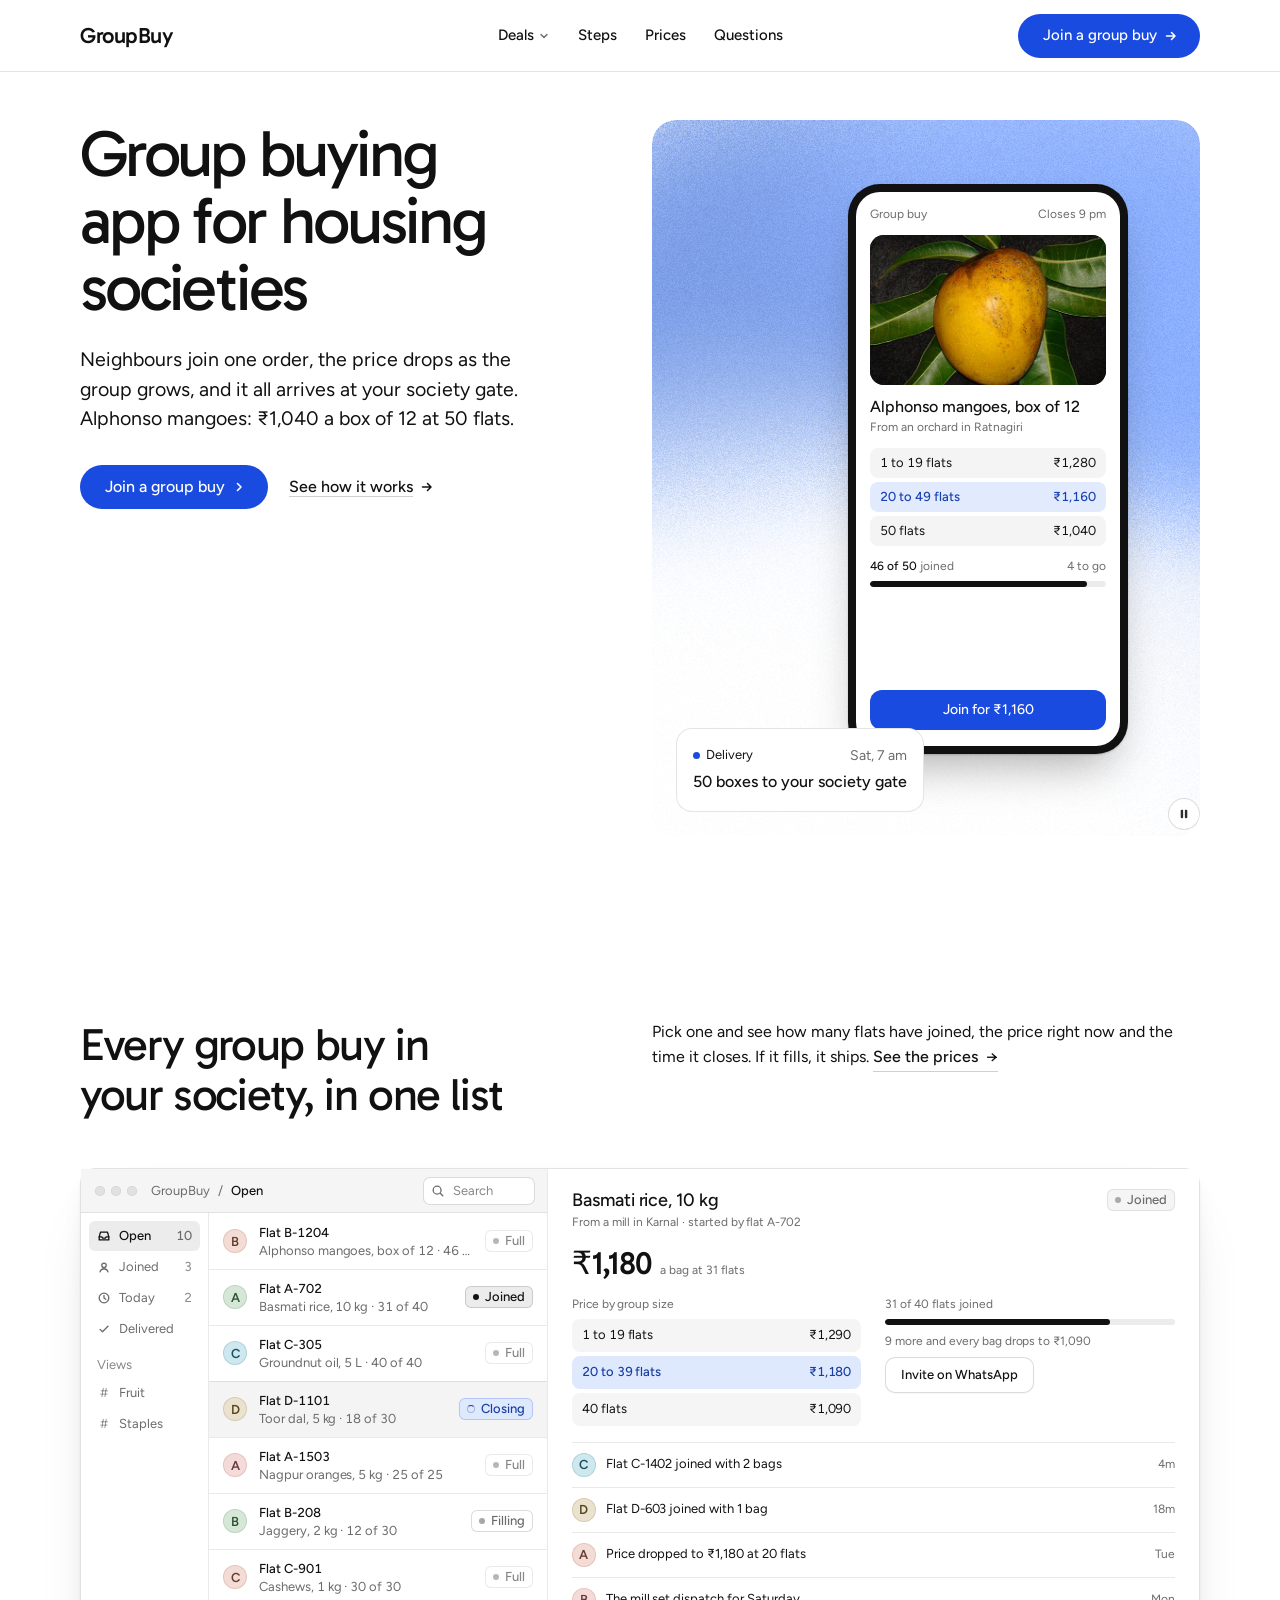
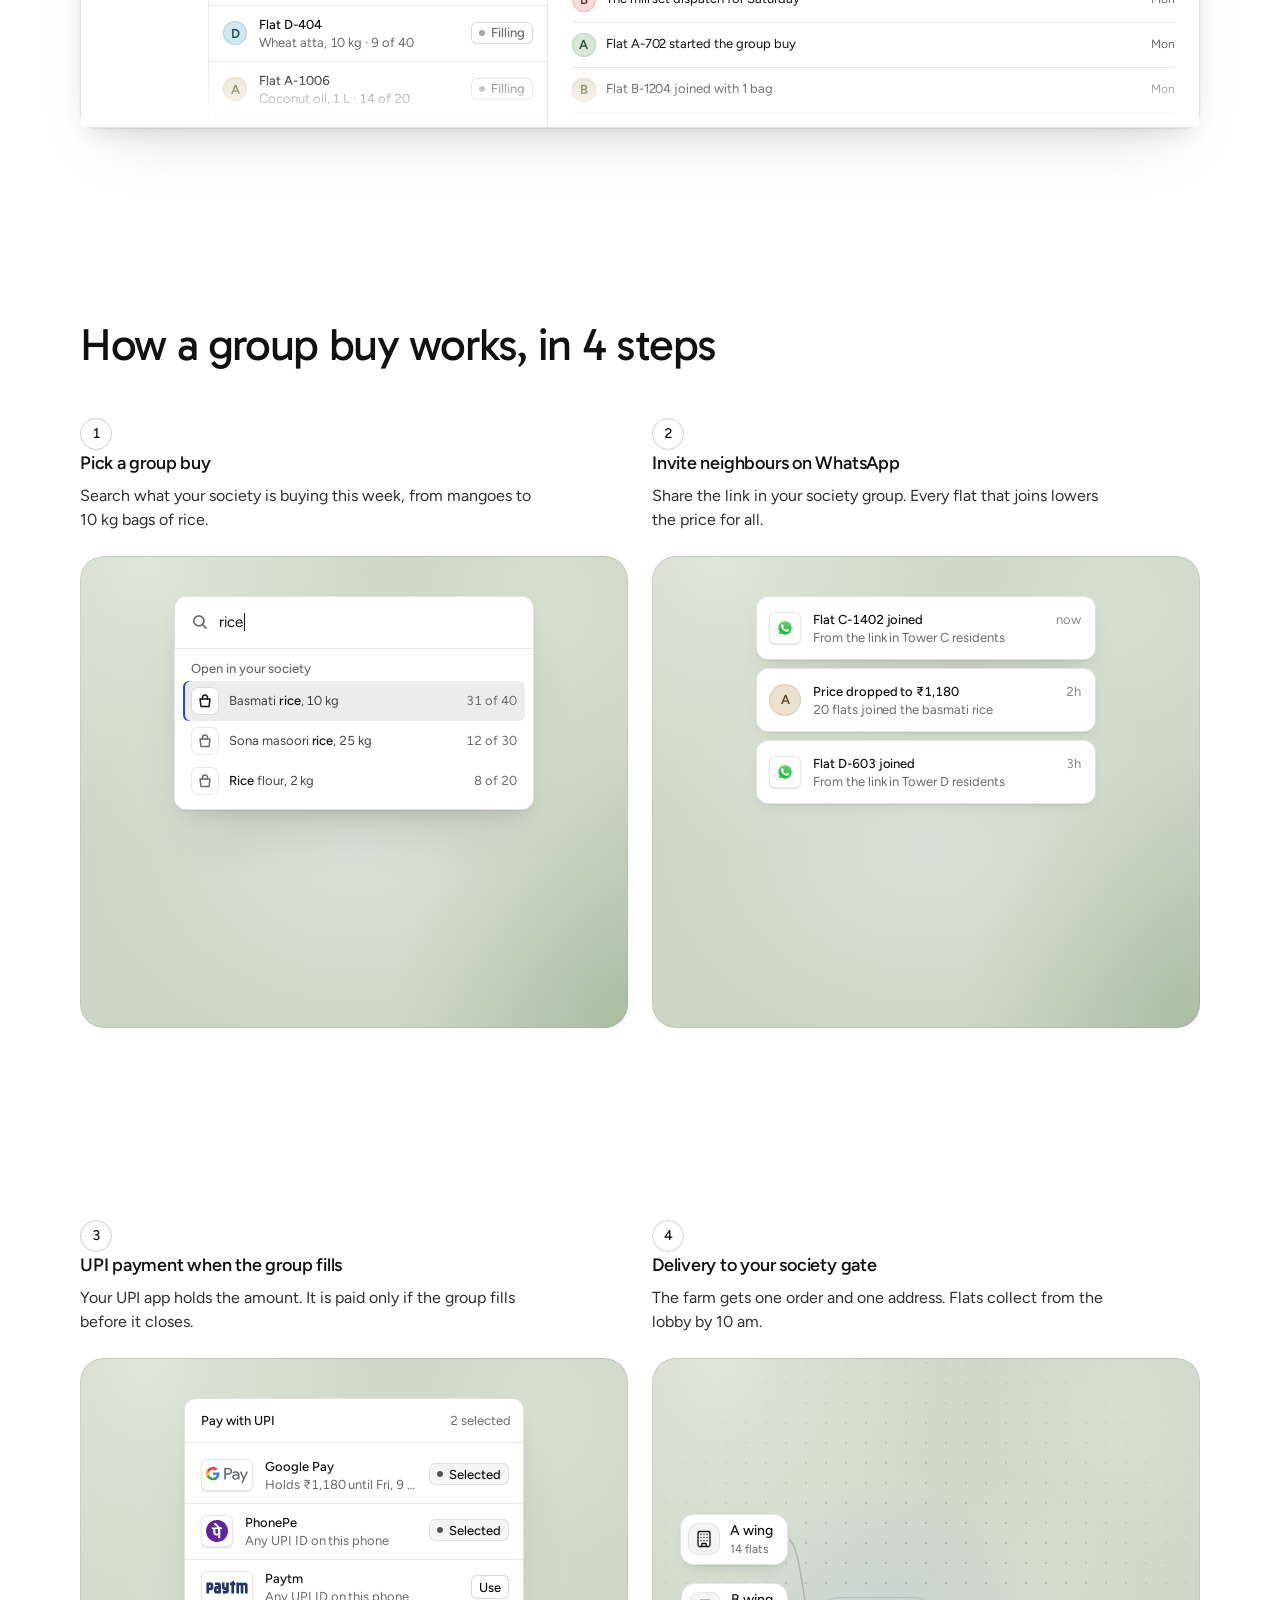
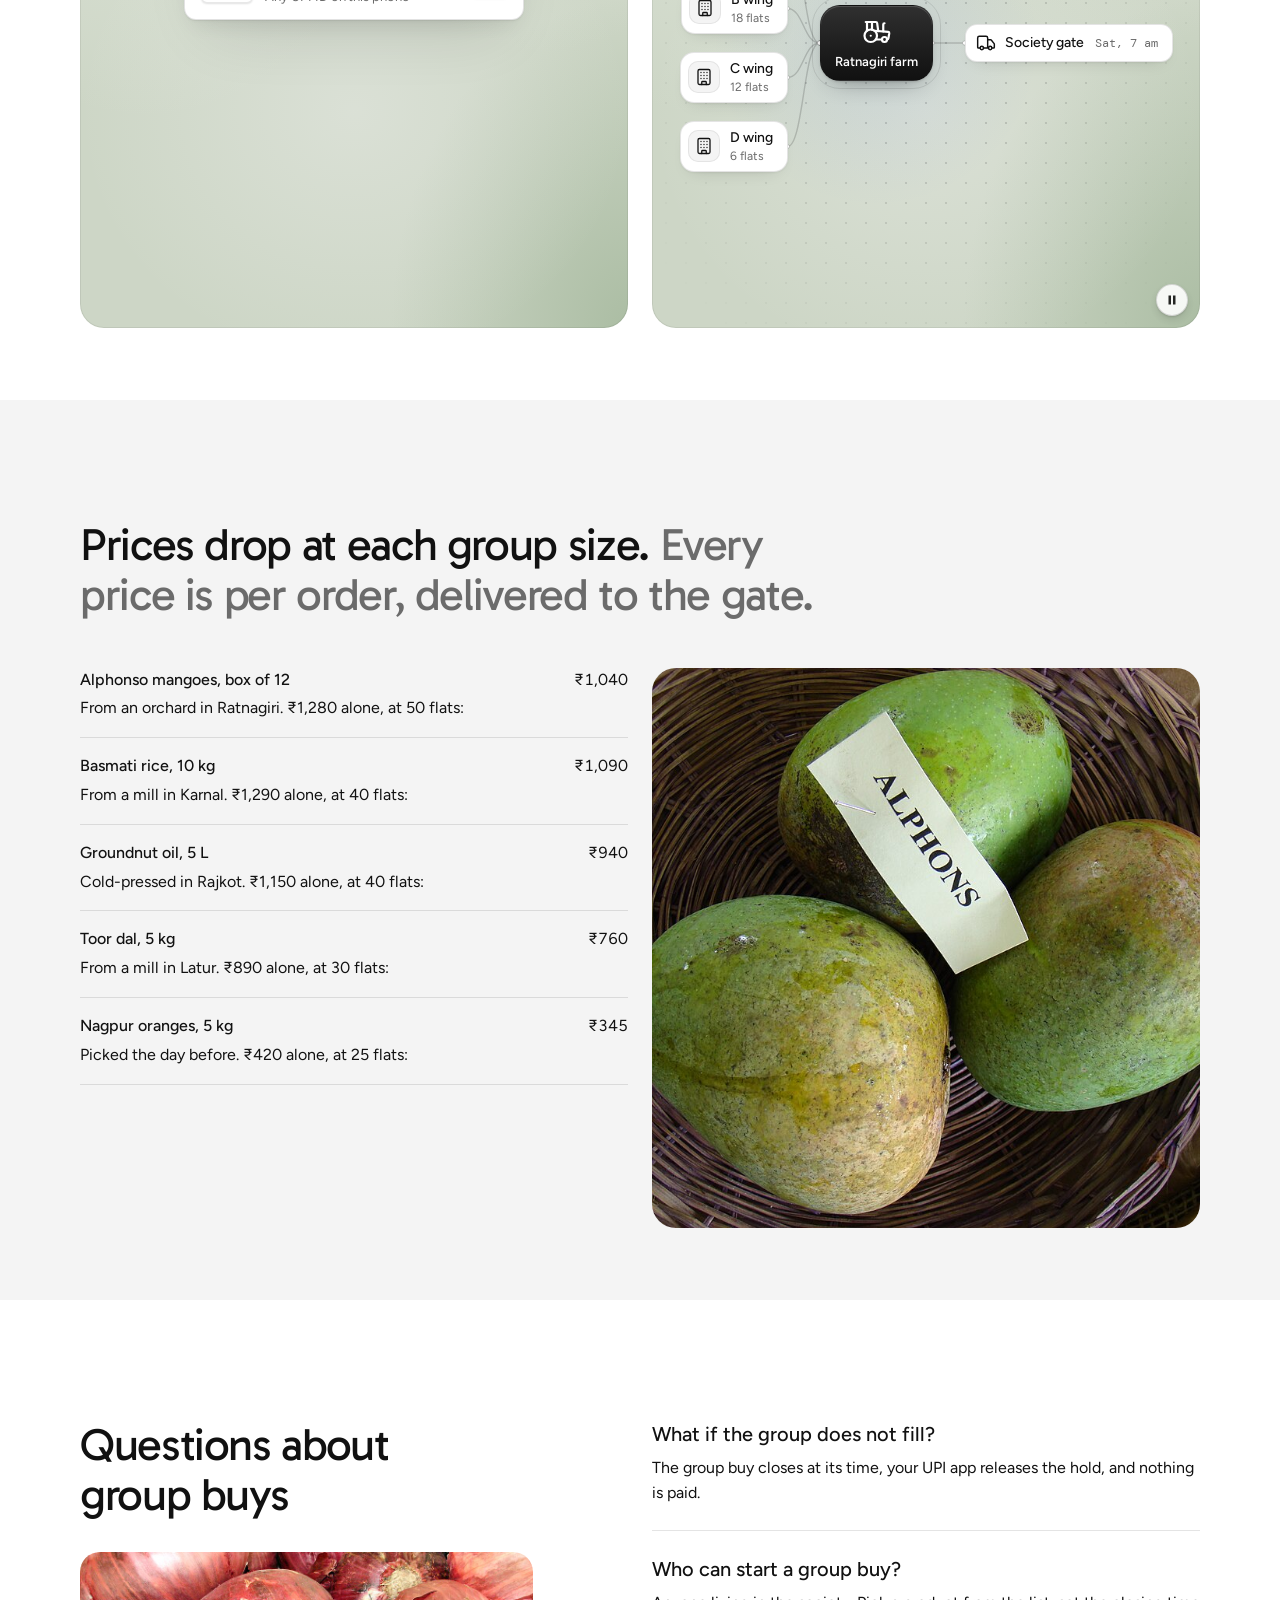
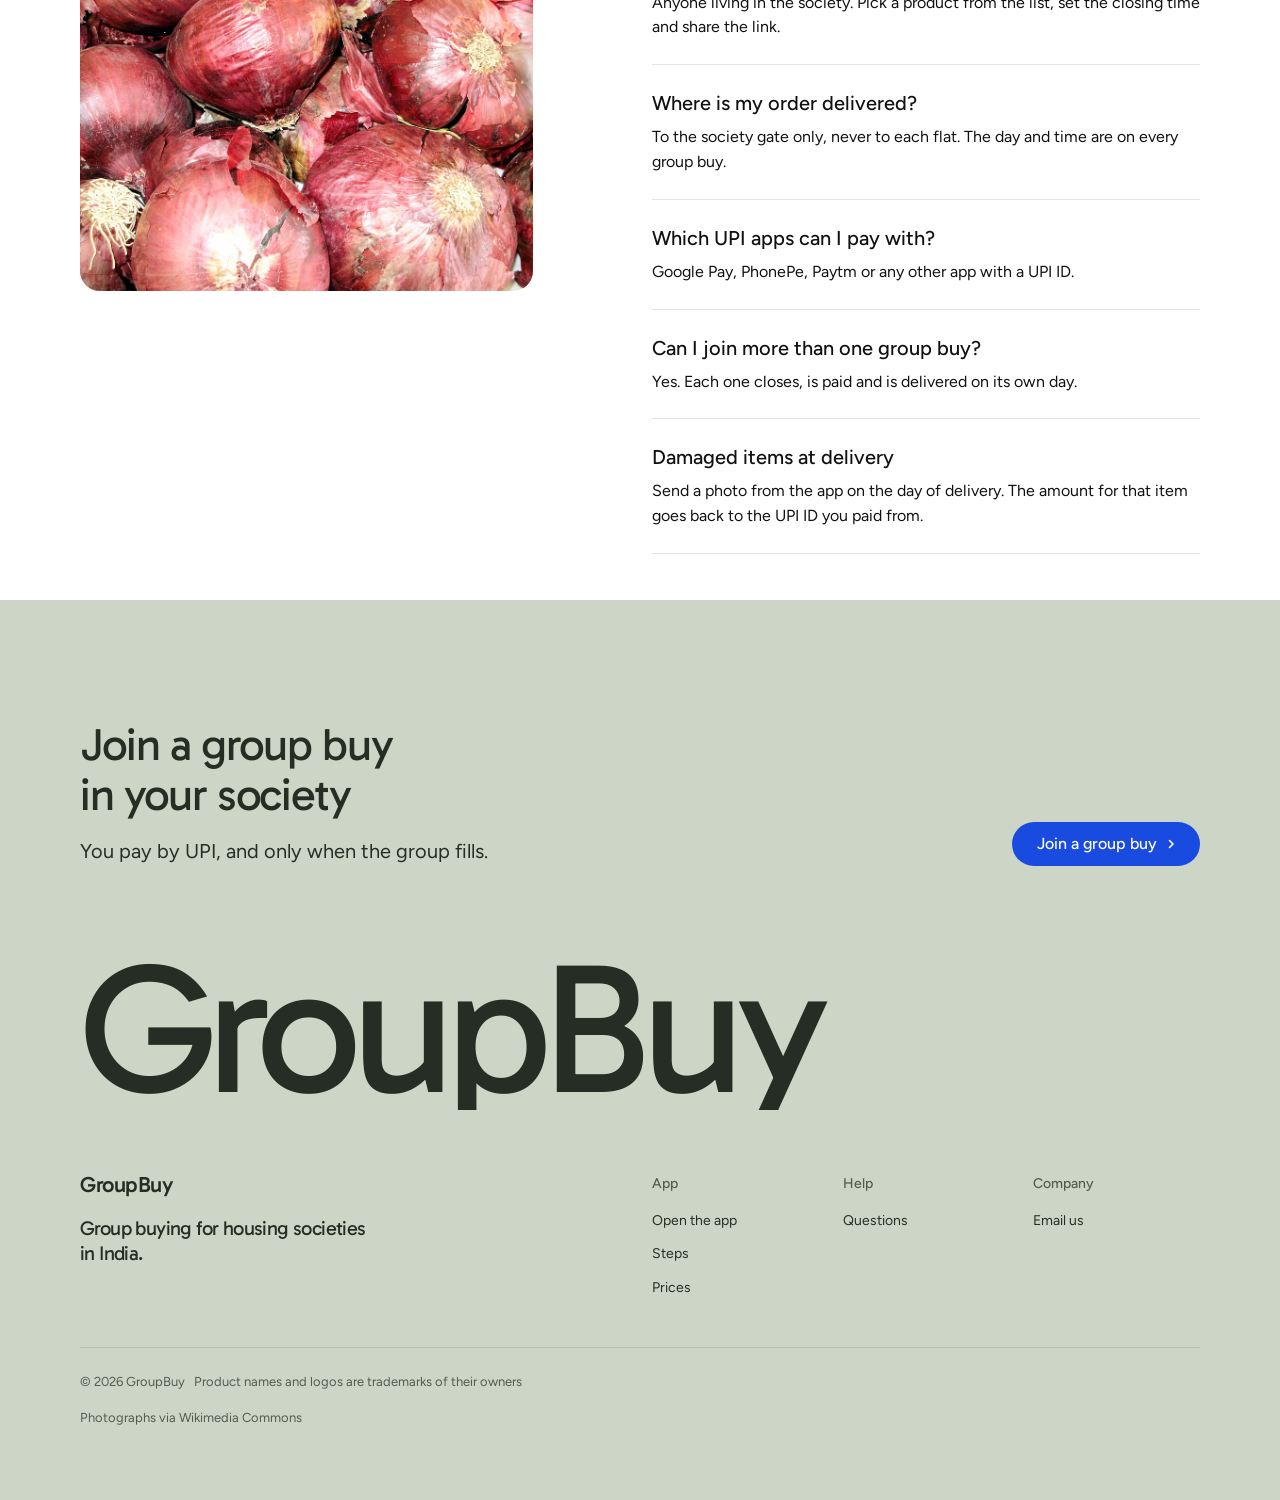
<file: index.html>
<!doctype html>
<html lang="en" data-type="software" data-radius="round" data-ground="sage" data-buttons="arrow" data-motion>
<head>
<meta charset="utf-8">
<meta name="viewport" content="width=device-width, initial-scale=1, viewport-fit=cover">
<title>GroupBuy: group buying app for housing societies in India</title>
<meta name="description" content="Neighbours pool one order from a farm or a mill, the price drops as more flats join, and everything is delivered to the society gate.">
<meta property="og:type" content="website">
<meta property="og:title" content="GroupBuy: group buying app for housing societies in India">
<meta property="og:description" content="Neighbours pool one order and the price drops as more flats join.">
<meta property="og:image" content="share.jpg">
<meta name="twitter:card" content="summary_large_image">
<link rel="icon" href="favicon.svg" type="image/svg+xml">
<meta name="theme-color" content="#ffffff">
<!-- <link rel="canonical" href="https://the client's domain/"> : added once GroupBuy's domain is known -->
<meta name="site-kind" content="software">
<meta name="page-type" content="software">
<link rel="preconnect" href="https://fonts.googleapis.com">
<link rel="preconnect" href="https://fonts.gstatic.com" crossorigin>
<link href="https://fonts.googleapis.com/css2?family=Gabarito:wght@400..700&family=Figtree:wght@400..600&family=DM+Mono:wght@400;500&display=swap" rel="stylesheet">
<link rel="stylesheet" href="assets/system.css">
<link rel="stylesheet" href="assets/ui/cards.css">
<link rel="stylesheet" href="assets/motion/motion.css">
<link rel="stylesheet" href="assets/backgrounds/backgrounds.css">
<link rel="stylesheet" href="assets/layout/layout.css">
<link rel="stylesheet" href="assets/icons/icon.css">
<style>
:root {
  --p-bg: #ffffff; --p-surface: #f4f4f4; --p-ink: #111111; --p-muted: #6b6b6b;
  --p-accent: #1a4be0; --p-accent-ink: #ffffff; --p-action: #1a4be0; --p-action-ink: #ffffff;
  --p-inv-bg: #111111; --p-inv-surface: #1e1e1e; --p-inv-ink: #ffffff; --p-inv-muted: #9a9a9a;
  --p-inv-accent: #ffffff; --p-inv-accent-ink: #111111; --p-inv-action: #ffffff; --p-inv-action-ink: #111111;
  --font-display: "Gabarito", system-ui, sans-serif;
  --font-text: "Figtree", system-ui, sans-serif;
  --font-mono: "DM Mono", ui-monospace, "SFMono-Regular", Menlo, Consolas, monospace;
  --display-weight: 400;
  --display-tracking: -0.03em;
  --display-tracking-xl: -0.04em;
  --ly-scale: 0.98;
}
</style>
<link rel="stylesheet" href="assets/ui/base.css">
<link rel="stylesheet" href="assets/ui/window/fragment.css">
<link rel="stylesheet" href="assets/ui/search/fragment.css">
<link rel="stylesheet" href="assets/ui/notify/fragment.css">
<link rel="stylesheet" href="assets/ui/integrations/fragment.css">
<link rel="stylesheet" href="assets/diagrams/diagram.css">
<script>document.documentElement.classList.add('m-enter');setTimeout(()=>document.documentElement.classList.add('m-enter-done'),700)</script>
<script src="assets/backgrounds/backgrounds.js"></script>
<script>document.documentElement.classList.add('mo-js');setTimeout(()=>document.documentElement.classList.add('mo-safe'),2500)</script>
<link rel="modulepreload" href="assets/moments/moments.js">
<link rel="modulepreload" href="assets/moments/lib.js">
<link rel="modulepreload" href="assets/moments/iris-opens/moment.js">
<!-- page CSS: only what sits inside a visual (the phone, the deal pane, the diagram) and one --p-h per card group -->
<style>
  /* the hero's phone: a .device built here, an 8px bezel, radius 32, on the hero frame's grain ground */
  .hero--split .hero__media { display: block; }
  .device { position: absolute; z-index: 1; top: 64px; right: 72px; width: 280px; height: 570px; padding: 8px; border-radius: 32px;
            background: #111111; box-shadow: 0 1px 2px rgb(0 0 0 / .18), 0 24px 48px -16px rgb(0 0 0 / .35); }
  .device__screen { height: 100%; border-radius: 24px; overflow: hidden; background: #ffffff; display: flex; flex-direction: column; }
  .dl { --u-accent: var(--p-accent); font: 400 13px/1.4 var(--font-text); color: #111111; display: flex; flex-direction: column; gap: 12px; padding: 14px 14px 16px; height: 100%; }
  .dl__top { display: flex; justify-content: space-between; align-items: center; font-size: 12px; color: #6b6b6b; }
  .dl__photo { position: relative; height: 150px; border-radius: 14px; overflow: hidden; background: #2a2a2a; flex: none; }
  .dl__photo img { position: absolute; inset: 0; width: 100%; height: 100%; object-fit: cover; object-position: 50% 45%; }
  .dl__name { font: 500 16px/1.25 var(--font-text); }
  .dl__sub { font-size: 12px; color: #6b6b6b; margin-top: 2px; }
  .dl__tiers { display: grid; gap: 4px; margin: 0; padding: 0; list-style: none; }
  .dl__tiers li { display: flex; justify-content: space-between; padding: 6px 10px; border-radius: 8px; background: #f4f4f4; font-variant-numeric: tabular-nums; }
  .dl__tiers li.is-now { background: color-mix(in oklab, var(--p-accent) 12%, #ffffff); color: color-mix(in oklab, var(--p-accent) 80%, #111111); font-weight: 500; }
  .dl__bar { height: 6px; border-radius: 6px; background: #ececec; overflow: hidden; }
  .dl__bar i { display: block; height: 100%; width: var(--k); background: #111111; border-radius: inherit; }
  .dl__count { display: flex; justify-content: space-between; font-size: 12px; color: #6b6b6b; margin-bottom: 6px; }
  .dl__count b { color: #111111; font-weight: 500; }
  .dl__btn { margin-top: auto; display: flex; align-items: center; justify-content: center; height: 40px; border-radius: 12px; background: var(--p-accent); color: #ffffff; font-weight: 500; font-size: 14px; }
  .hero__media .ly-float { width: 248px; }
  @media (max-width: 1279px) { .hero__media .ly-float { display: none; } .device { right: 50%; transform: translateX(50%); } }
  @media (max-width: 1023px) {
    .device { top: 32px; }
    .hero__media::after { content: ""; position: absolute; z-index: 2; inset: auto 0 0 0; height: 64px; background: linear-gradient(transparent, var(--surface)); pointer-events: none; }
  }

  /* the app frame (sections-library.md, app-frame) */
  .app.ui { display: grid; grid-template-columns: minmax(0, 5fr) minmax(0, 7fr); margin-top: var(--s-7); background: var(--u-bg); border: 1px solid var(--u-border); border-radius: var(--u-r); box-shadow: var(--u-shadow); }
  .app > .app__pane { position: relative; min-width: 0; min-height: 0; overflow: hidden; }
  .app > .app__pane + .app__pane { border-left: 1px solid var(--u-line); }
  .app > .app__pane > .ui-panel { width: 100%; border: 0; border-radius: 0; box-shadow: none; }
  .app > .app__pane::after { content: ""; position: absolute; inset: auto 0 0 0; height: 64px; background: linear-gradient(transparent, var(--u-bg)); pointer-events: none; }
  @media (min-width: 1024px) and (max-width: 1279px) { .app.ui { grid-template-columns: minmax(0, 4fr) minmax(0, 8fr); } }
  @media (max-width: 1023px) {
    .app.ui { grid-template-columns: minmax(0, 1fr); grid-template-rows: auto minmax(0, 1fr); }
    .app > .app__pane--list { max-height: 252px; }
    .app > .app__pane--list::after { display: none; }
    .app .ui-win__side { display: none; }
    .app .ui-win__body { grid-template-columns: minmax(0, 1fr); }
    .app > .app__pane + .app__pane { border-left: 0; border-top: 1px solid var(--u-line); }
  }
  @media (max-width: 639px) {
    .app.ui { grid-template-rows: minmax(0, 1fr); }
    .app > .app__pane--list { display: none; }
    .app > .app__pane + .app__pane { border-top: 0; }
  }
  /* the open group buy, drawn as the app shows it */
  .deal { padding: 20px 24px; display: grid; gap: 16px; font: 400 13px/1.45 var(--font-text); color: var(--u-ink); }
  .deal__head { display: flex; align-items: flex-start; gap: 12px; }
  .deal__title { font: 500 18px/1.3 var(--font-text); }
  .deal__sub { color: var(--u-muted); font-size: 12px; margin-top: 2px; }
  .deal__head .ui-chip { margin-left: auto; }
  .deal__now { display: flex; align-items: baseline; gap: 8px; }
  .deal__now b { font: 500 32px/1 var(--font-display); letter-spacing: -0.02em; }
  .deal__now span { color: var(--u-muted); font-size: 12px; }
  .deal__grid { display: grid; grid-template-columns: minmax(0, 1fr) minmax(0, 1fr); gap: 16px 24px; }
  .deal__tiers { list-style: none; margin: 0; padding: 0; display: grid; gap: 4px; }
  .deal__tiers li { display: flex; justify-content: space-between; padding: 7px 10px; border-radius: 8px; background: var(--u-fill); font-variant-numeric: tabular-nums; }
  .deal__tiers li.is-now { background: var(--u-tint); color: var(--u-accent-text); font-weight: 500; }
  .deal__label { font-size: 12px; color: var(--u-muted); margin-bottom: 6px; }
  .deal__bar { height: 6px; border-radius: 6px; background: var(--u-fill-2); overflow: hidden; margin: 6px 0 8px; }
  .deal__bar i { display: block; width: var(--k); height: 100%; background: var(--u-ink); border-radius: inherit; }
  .deal__act { display: flex; align-items: center; gap: 12px; }
  .deal__act .ui-btn { height: 36px; padding: 0 16px; font-size: 13px; }
  .deal__feed { list-style: none; margin: 0; padding: 0; border-top: 1px solid var(--u-line); }
  .deal__feed li { display: flex; gap: 10px; align-items: center; padding: 10px 0; border-bottom: 1px solid var(--u-line); }
  .deal__feed time { margin-left: auto; color: var(--u-muted); font-size: 12px; white-space: nowrap; }
  @media (max-width: 479px) { .deal { padding: 16px; } .deal__grid { grid-template-columns: minmax(0, 1fr); } }

  /* card groups */
  #how .panel { --p-h: 300px; }
  @media (min-width: 640px) and (max-width: 1023px) { #how .panel { --p-h: 220px; } }
  @media (max-width: 639px) { #how .panel { --p-h: 180px; } }
  /* the questions: two columns of three from 1024 to 1279, under the heading */
  @media (min-width: 1024px) and (max-width: 1279px) {
    #faq .grid > .faq-lead { grid-column: 1 / -1; }
    #faq .faq-photo { aspect-ratio: 21 / 9; }
    #faq .faq { grid-column: 1 / -1; display: grid; grid-template-columns: repeat(2, minmax(0, 1fr)); column-gap: var(--gutter, 24px); margin-top: var(--s-7); }
    #faq .faq > .faq__item:nth-child(2) { padding-top: 0; }
  }
  #faq .faq-photo { margin-top: 32px; aspect-ratio: 4 / 3; border-radius: 20px; overflow: hidden; background: var(--p-surface); }
  #faq .faq-photo img { width: 100%; height: 100%; object-fit: cover; transition: transform .6s cubic-bezier(.2,.7,.2,1); }
  .ui-apps__list .ui-logo img, .ui-note__av img { width: 70%; height: 70%; object-fit: contain; }
  .ui-apps__list .ui-logo--wide { width: 52px; }
  .ui-apps__list .ui-logo--wide img { width: 80%; }

</style>
</head>
<body>
<!-- type: software (page type software, site-kind software)
     deal: hero split (a phone with the app's group-buy screen on the frame), nav nav-centre, close close-word,
     footer footer-statement, rhythm space (the moment's section alone on --g-alt: iris-opens needs a new ground),
     buttons arrow, mark wordmark, palette white-link-blue (a white ground and one payment blue, the look of a UPI receipt:
     prices read plainly, blue only for the act of joining), type gabarito (Gabarito / Figtree + DM Mono), radius round
     (a consumer app), lit ground sage, CSS grounds none
     effect: grain-gradient in the hero frame behind the phone; card panels on the lit ground plain
     moments: iris-opens on #prices (the price list opens through a circle on its own ground: the one place the money is shown)
     plan (1440x900, one screen each):
       hero      split: h1, lead, two buttons; the phone with the mango group buy                       object (app)
       #deals    app-frame: the list of open group buys beside the open one (rice)                        object (app)
       #how      steps as a 2x2 in two screens (.g2): search, WhatsApp invites, UPI apps, the fanin diagram  UI fragments, diagram
       #prices   rows of five prices beside a photograph of Alphonso mangoes; iris-opens                  photograph
       #faq      five questions, answers open                                                            (calm)
       footer    close-word on the sage ground, then the links -->

<header class="nav nav--centre">
  <div class="wrap nav__bar">
    <a class="skip-link" href="#top">Skip to content</a>
    <a class="nav__logo" href="#top">GroupBuy</a>
    <nav class="nav__links" aria-label="Main">
      <div class="nav__item">
        <a class="nav__link" href="#deals">Deals <svg class="chev" viewBox="0 0 12 12" aria-hidden="true"><path d="M3 4.5l3 3 3-3" fill="none" stroke="currentColor" stroke-width="1.5" stroke-linecap="round" stroke-linejoin="round"/></svg></a>
        <div class="nav__menu">
          <div class="wrap grid">
            <div class="menu-col span-3">
              <p class="t-label">Group buys</p>
              <a href="#deals">Open now<span>Join before the closing time</span></a>
              <a href="#how">Start your own<span>Pick a product, share the link</span></a>
            </div>
            <div class="menu-col span-3">
              <p class="t-label">Money</p>
              <a href="#prices">Prices<span>What each group size pays</span></a>
              <a href="#how">UPI payments<span>Paid only when it fills</span></a>
            </div>
          </div>
        </div>
      </div>
      <div class="nav__item"><a class="nav__link" href="#how">Steps</a></div>
      <div class="nav__item"><a class="nav__link" href="#prices">Prices</a></div>
      <div class="nav__item"><a class="nav__link" href="#faq">Questions</a></div>
    </nav>
    <div class="nav__actions">
      <a class="btn btn--primary" href="app.html">Join a group buy</a>
    </div>
    <button class="nav__toggle" type="button" aria-expanded="false" aria-label="Menu">
      <svg width="18" height="18" viewBox="0 0 18 18" aria-hidden="true"><path d="M2 5h14M2 13h14" stroke="currentColor" stroke-width="1.6" stroke-linecap="round"/></svg>
    </button>
  </div>
</header>

<main id="top">
  <section class="hero hero--split" data-enter aria-labelledby="hero-h">
    <div class="wrap"><div class="hero-text grid hero__grid">
      <div class="hero__text span-5">
        <h1 id="hero-h">Group buying app for housing societies</h1>
        <p class="hero__lead">Neighbours join one order, the price drops as the group grows, and it all arrives at your society gate. Alphonso mangoes: <span data-assumed>₹1,040</span> a box of 12 at 50 flats.</p>
        <div class="btn-row">
          <a class="btn btn--primary" href="app.html">Join a group buy<svg class="m-arrow" viewBox="0 0 12 12" aria-hidden="true"><path class="m-arrow__stem" d="M1 6h8"/><path class="m-arrow__head" d="M4.5 2.5 8 6l-3.5 3.5"/></svg></a>
          <a class="btn btn--secondary" href="#how">See how it works</a>
        </div>
      </div>
      <div class="hero__media span-6 start-7" data-fx="grain-gradient" data-fx-seed="7">
        <div class="device" role="img" aria-label="The GroupBuy app showing a group buy of Alphonso mangoes: 46 of 50 flats joined, ₹1,160 a box now, ₹1,040 at 50 flats">
          <div class="device__screen" aria-hidden="true">
            <div class="dl">
              <div class="dl__top"><span>Group buy</span><span>Closes 9 pm</span></div>
              <div class="dl__photo"><img src="assets/img/photo-f10183180-500.jpg" alt="" width="500" height="376" data-source="stand-in" data-subject="an Alphonso mango on its leaves"></div>
              <div><div class="dl__name">Alphonso mangoes, box of 12</div><div class="dl__sub">From an orchard in Ratnagiri</div></div>
              <ul class="dl__tiers">
                <li><span>1 to 19 flats</span><span data-assumed>₹1,280</span></li>
                <li class="is-now"><span>20 to 49 flats</span><span data-assumed>₹1,160</span></li>
                <li><span>50 flats</span><span data-assumed>₹1,040</span></li>
              </ul>
              <div><div class="dl__count"><span><b>46 of 50</b> joined</span><span>4 to go</span></div><div class="dl__bar"><i style="--k: 92%"></i></div></div>
              <span class="dl__btn">Join for ₹1,160</span>
            </div>
          </div>
        </div>
        <div class="ly-float">
          <div class="ly-float__row"><span class="ly-live">Delivery</span><span>Sat, 7 am</span></div>
          <div class="ly-float__title">50 boxes to your society gate</div>
        </div>
      </div>
    </div></div>
  </section>

  <section class="section" id="deals" aria-labelledby="deals-h">
    <div class="wrap">
      <div class="grid">
        <h2 id="deals-h" class="span-5">Every group buy in your society, in one list</h2>
        <p class="span-6 start-7">Pick one and see how many flats have joined, the price right now and the time it closes. If it fills, it ships. <a class="link" href="#prices">See the prices</a></p>
      </div>
      <div class="ui app fill" role="img" aria-label="The GroupBuy app: a list of open group buys in one society beside the basmati rice group buy, 31 of 40 flats joined" data-ui-pause-host>
        <div class="app__pane app__pane--list" data-ui-loop>
          <div class="ui ui-panel ui-win" data-ui="window" data-open="Filling" data-work="Closing" data-done="Full">
            <div class="ui-win__bar">
              <span class="ui-dots" aria-hidden="true"><i></i><i></i><i></i></span>
              <span class="ui-win__crumb">GroupBuy <i>/</i> <b>Open</b></span>
              <span class="ui-spacer"></span>
              <span class="ui-win__search" aria-hidden="true"><svg class="ui-icon" viewBox="0 0 16 16"><circle cx="7" cy="7" r="4.5"/><path d="m10.5 10.5 3 3"/></svg><span class="ui-win__ph">Search</span></span>
            </div>
            <div class="ui-win__body">
              <nav class="ui-win__side" aria-hidden="true">
                <span class="ui-win__nav is-on"><svg class="ui-icon" viewBox="0 0 16 16"><path d="M2.5 9h3l1 1.5h3l1-1.5h3"/><path d="M2.5 9 4 3.5h8L13.5 9v3.5h-11z"/></svg>Open<em>10</em></span>
                <span class="ui-win__nav"><svg class="ui-icon" viewBox="0 0 16 16"><circle cx="8" cy="6" r="2.5"/><path d="M3.5 13.5c.6-2.3 2.4-3.5 4.5-3.5s3.9 1.2 4.5 3.5"/></svg>Joined<em>3</em></span>
                <span class="ui-win__nav"><svg class="ui-icon" viewBox="0 0 16 16"><circle cx="8" cy="8" r="5.5"/><path d="M8 5v3l2 1.5"/></svg>Today<em>2</em></span>
                <span class="ui-win__nav"><svg class="ui-icon" viewBox="0 0 16 16"><path d="m3.5 8.4 2.8 2.8 6.2-6.4"/></svg>Delivered</span>
                <span class="ui-win__label">Views</span>
                <span class="ui-win__nav"><span class="ui-win__hash">#</span>Fruit</span>
                <span class="ui-win__nav"><span class="ui-win__hash">#</span>Staples</span>
              </nav>
              <div class="ui-win__main">
                <div class="ui-win__cols" aria-hidden="true"><span>Started by</span><span>Group buy</span><span>Status</span><span>Closes</span></div>
                <ul class="ui-win__rows">
                  <li class="ui-win__row" data-row><span class="ui-avatar" data-tone="1">B</span><span class="ui-win__who">Flat B-1204</span><span class="ui-win__sub">Alphonso mangoes, box of 12 · 46 of 50</span><span class="ui-win__st" data-st>Filling</span><span class="ui-win__age">9 pm</span></li>
                  <li class="ui-win__row" data-row><span class="ui-avatar" data-tone="3">A</span><span class="ui-win__who">Flat A-702</span><span class="ui-win__sub">Basmati rice, 10 kg · 31 of 40</span><span class="ui-win__st is-you" data-st>Joined</span><span class="ui-win__age">Fri</span></li>
                  <li class="ui-win__row" data-row><span class="ui-avatar" data-tone="4">C</span><span class="ui-win__who">Flat C-305</span><span class="ui-win__sub">Groundnut oil, 5 L · 40 of 40</span><span class="ui-win__st is-done" data-st>Full</span><span class="ui-win__age">Thu</span></li>
                  <li class="ui-win__row" data-row><span class="ui-avatar" data-tone="2">D</span><span class="ui-win__who">Flat D-1101</span><span class="ui-win__sub">Toor dal, 5 kg · 18 of 30</span><span class="ui-win__st" data-st>Filling</span><span class="ui-win__age">Sat</span></li>
                  <li class="ui-win__row" data-row><span class="ui-avatar" data-tone="5">A</span><span class="ui-win__who">Flat A-1503</span><span class="ui-win__sub">Nagpur oranges, 5 kg · 25 of 25</span><span class="ui-win__st is-done" data-st>Full</span><span class="ui-win__age">Thu</span></li>
                  <li class="ui-win__row" data-row><span class="ui-avatar" data-tone="3">B</span><span class="ui-win__who">Flat B-208</span><span class="ui-win__sub">Jaggery, 2 kg · 12 of 30</span><span class="ui-win__st" data-st>Filling</span><span class="ui-win__age">Sun</span></li>
                  <li class="ui-win__row" data-row><span class="ui-avatar" data-tone="1">C</span><span class="ui-win__who">Flat C-901</span><span class="ui-win__sub">Cashews, 1 kg · 30 of 30</span><span class="ui-win__st is-done" data-st>Full</span><span class="ui-win__age">Wed</span></li>
                  <li class="ui-win__row" data-row><span class="ui-avatar" data-tone="4">D</span><span class="ui-win__who">Flat D-404</span><span class="ui-win__sub">Wheat atta, 10 kg · 9 of 40</span><span class="ui-win__st" data-st>Filling</span><span class="ui-win__age">Mon</span></li>
                  <li class="ui-win__row" data-row><span class="ui-avatar" data-tone="2">A</span><span class="ui-win__who">Flat A-1006</span><span class="ui-win__sub">Coconut oil, 1 L · 14 of 20</span><span class="ui-win__st" data-st>Filling</span><span class="ui-win__age">Tue</span></li>
                  <li class="ui-win__row" data-row><span class="ui-avatar" data-tone="5">B</span><span class="ui-win__who">Flat B-1702</span><span class="ui-win__sub">Kesar mangoes, box of 12 · 6 of 50</span><span class="ui-win__st" data-st>Filling</span><span class="ui-win__age">Tue</span></li>
                </ul>
              </div>
            </div>
          </div>
        </div>
        <div class="app__pane app__pane--open">
          <div class="ui ui-panel deal">
            <div class="deal__head">
              <div><div class="deal__title">Basmati rice, 10 kg</div><div class="deal__sub">From a mill in Karnal · started by flat A-702</div></div>
              <span class="ui-chip">Joined</span>
            </div>
            <div class="deal__now"><b data-assumed>₹1,180</b><span>a bag at 31 flats</span></div>
            <div class="deal__grid">
              <div>
                <div class="deal__label">Price by group size</div>
                <ul class="deal__tiers">
                  <li><span>1 to 19 flats</span><span data-assumed>₹1,290</span></li>
                  <li class="is-now"><span>20 to 39 flats</span><span data-assumed>₹1,180</span></li>
                  <li><span>40 flats</span><span data-assumed>₹1,090</span></li>
                </ul>
              </div>
              <div>
                <div class="deal__label">31 of 40 flats joined</div>
                <div class="deal__bar"><i style="--k: 77.5%"></i></div>
                <div class="deal__label">9 more and every bag drops to ₹1,090</div>
                <div class="deal__act"><span class="ui-btn ui-btn--ghost">Invite on WhatsApp</span></div>
              </div>
            </div>
            <ul class="deal__feed">
              <li><span class="ui-avatar" data-tone="4">C</span><span>Flat C-1402 joined with 2 bags</span><time>4m</time></li>
              <li><span class="ui-avatar" data-tone="2">D</span><span>Flat D-603 joined with 1 bag</span><time>18m</time></li>
              <li><span class="ui-avatar" data-tone="1">A</span><span>Price dropped to ₹1,180 at 20 flats</span><time>Tue</time></li>
              <li><span class="ui-avatar" data-tone="5">B</span><span>The mill set dispatch for Saturday</span><time>Mon</time></li>
              <li><span class="ui-avatar" data-tone="3">A</span><span>Flat A-702 started the group buy</span><time>Mon</time></li>
              <li><span class="ui-avatar" data-tone="2">B</span><span>Flat B-1204 joined with 1 bag</span><time>Mon</time></li>
            </ul>
          </div>
        </div>
      </div>
    </div>
  </section>

  <section class="section g2" id="how" aria-labelledby="how-h">
    <div class="wrap">
      <div class="group">
      <div class="section-head">
        <h2 id="how-h">How a group buy works, in 4 steps</h2>
      </div>
      <div class="grid">
        <article class="card card--row card--open span-6 m-nolift">
          <span class="step-num">1</span>
          <h3>Pick a group buy</h3>
          <p>Search what your society is buying this week, from mangoes to 10 kg bags of rice.</p>
          <div class="panel">
            <div class="stage stage--fade-b"><div class="at-rise fit" style="--fit-max:360px;--ax:max(24px, 50% - 180px);--ay:40px;--ay-sm:24px" data-ui-loop>
              <div class="ui ui-panel ui-search" data-ui="search">
                <div class="ui-search__field">
                  <svg class="ui-icon" viewBox="0 0 16 16" aria-hidden="true"><circle cx="7" cy="7" r="4.5"/><path d="m10.5 10.5 3 3"/></svg>
                  <span class="ui-search__q"><span data-search-q>rice</span><i class="ui-search__caret"></i></span>
                </div>
                <div class="ui-search__group">Open in your society</div>
                <ul class="ui-search__list" data-search-list>
                  <li class="ui-search__row is-sel"><span class="ui-search__ico"><svg class="ui-icon" viewBox="0 0 16 16"><path d="M3 6h10l-1 7.5H4z"/><path d="M5.5 6V4.5a2.5 2.5 0 0 1 5 0V6"/></svg></span><span class="ui-search__t">Basmati <b>rice</b>, 10 kg</span><span class="ui-search__m">31 of 40</span></li>
                  <li class="ui-search__row"><span class="ui-search__ico"><svg class="ui-icon" viewBox="0 0 16 16"><path d="M3 6h10l-1 7.5H4z"/><path d="M5.5 6V4.5a2.5 2.5 0 0 1 5 0V6"/></svg></span><span class="ui-search__t">Sona masoori <b>rice</b>, 25 kg</span><span class="ui-search__m">12 of 30</span></li>
                  <li class="ui-search__row"><span class="ui-search__ico"><svg class="ui-icon" viewBox="0 0 16 16"><path d="M3 6h10l-1 7.5H4z"/><path d="M5.5 6V4.5a2.5 2.5 0 0 1 5 0V6"/></svg></span><span class="ui-search__t"><b>Rice</b> flour, 2 kg</span><span class="ui-search__m">8 of 20</span></li>
                </ul>
              </div>
            </div></div>
          </div>
        </article>
        <article class="card card--row card--open span-6 m-nolift">
          <span class="step-num">2</span>
          <h3>Invite neighbours on WhatsApp</h3>
          <p>Share the link in your society group. Every flat that joins lowers the price for all.</p>
          <div class="panel">
            <div class="stage stage--fade-b"><div class="at-rise fit" style="--fit-max:340px;--ax:max(24px, 50% - 170px);--ay:40px;--ay-sm:24px">
              <div class="ui ui-notify" data-ui="notify">
                <ul class="ui-notify__list" data-notify-list>
                  <li class="ui-note"><span class="ui-logo ui-logo--sm ui-note__av"><img data-icon="whatsapp" src="assets/icons/whatsapp.svg" alt=""></span><span class="ui-note__text"><span class="ui-note__title">Flat C-1402 joined<time>now</time></span><span class="ui-note__body">From the link in Tower C residents</span></span></li>
                  <li class="ui-note"><span class="ui-avatar ui-note__av" data-tone="2">A</span><span class="ui-note__text"><span class="ui-note__title">Price dropped to ₹1,180<time>2h</time></span><span class="ui-note__body">20 flats joined the basmati rice</span></span></li>
                  <li class="ui-note"><span class="ui-logo ui-logo--sm ui-note__av"><img data-icon="whatsapp" src="assets/icons/whatsapp.svg" alt=""></span><span class="ui-note__text"><span class="ui-note__title">Flat D-603 joined<time>3h</time></span><span class="ui-note__body">From the link in Tower D residents</span></span></li>
                </ul>
              </div>
            </div></div>
          </div>
        </article>
      </div>
      </div>
      <div class="grid">
        <article class="card card--row card--open span-6 m-nolift">
          <span class="step-num">3</span>
          <h3>UPI payment when the group fills</h3>
          <p>Your UPI app holds the amount. It is paid only if the group fills before it closes.</p>
          <div class="panel">
            <div class="stage stage--fade-b"><div class="at-rise fit" style="--fit-max:340px;--ax:max(24px, 50% - 170px);--ay:40px;--ay-sm:24px">
              <div class="ui ui-panel ui-apps" data-ui="integrations">
                <div class="ui-head">
                  <div class="ui-title">Pay with UPI</div>
                  <span class="ui-spacer"></span>
                  <div class="ui-meta" data-apps-count>1 selected</div>
                </div>
                <ul class="ui-apps__list">
                  <li class="ui-app is-on">
                    <span class="ui-logo ui-logo--sm ui-logo--wide"><img data-icon="google-pay" src="assets/icons/google-pay.svg" alt=""></span>
                    <span class="ui-app__text"><span class="ui-app__name">Google Pay</span><span class="ui-app__sub">Holds ₹1,180 until Fri, 9 pm</span></span>
                    <span class="ui-app__state"><span class="ui-chip ui-app__on">Selected</span><button class="ui-btn ui-btn--ghost ui-btn--sm ui-app__connect" type="button" tabindex="-1"><span class="ui-spin ui-app__spin" aria-hidden="true"></span><span>Use</span></button></span>
                  </li>
                  <li class="ui-app">
                    <span class="ui-logo ui-logo--sm"><img data-icon="si:phonepe" src="assets/icons/phonepe.svg" alt=""></span>
                    <span class="ui-app__text"><span class="ui-app__name">PhonePe</span><span class="ui-app__sub">Any UPI ID on this phone</span></span>
                    <span class="ui-app__state"><span class="ui-chip ui-app__on">Selected</span><button class="ui-btn ui-btn--ghost ui-btn--sm ui-app__connect" type="button" tabindex="-1"><span class="ui-spin ui-app__spin" aria-hidden="true"></span><span>Use</span></button></span>
                  </li>
                  <li class="ui-app">
                    <span class="ui-logo ui-logo--sm ui-logo--wide"><img data-icon="si:paytm" src="assets/icons/paytm.svg" alt=""></span>
                    <span class="ui-app__text"><span class="ui-app__name">Paytm</span><span class="ui-app__sub">Any UPI ID on this phone</span></span>
                    <span class="ui-app__state"><span class="ui-chip ui-app__on">Selected</span><button class="ui-btn ui-btn--ghost ui-btn--sm ui-app__connect" type="button" tabindex="-1"><span class="ui-spin ui-app__spin" aria-hidden="true"></span><span>Use</span></button></span>
                  </li>
                </ul>
              </div>
            </div></div>
          </div>
        </article>
        <article class="card card--row card--open span-6 m-nolift">
          <span class="step-num">4</span>
          <h3>Delivery to your society gate</h3>
          <p>The farm gets one order and one address. Flats collect from the lobby by 10 am.</p>
          <div class="panel">
            <div class="dg" data-diagram='{"layout":"fanin","alt":"Orders from the four wings of a society, 50 flats in all, go to a farm in Ratnagiri as one order, then to the society gate on Saturday at 7 am.","sources":[{"label":"A wing","icon":"ui:building","sub":"14 flats"},{"label":"B wing","icon":"ui:building","sub":"18 flats"},{"label":"C wing","icon":"ui:building","sub":"12 flats"},{"label":"D wing","icon":"ui:building","sub":"6 flats"}],"target":{"label":"Ratnagiri farm","icon":"ui:tractor","meta":"50 boxes"},"then":{"label":"Society gate","icon":"ui:truck","meta":"Sat, 7 am"}}'></div>
          </div>
        </article>
      </div>
    </div>
  </section>

  <section class="section ground-surface" id="prices" aria-labelledby="prices-h" data-moment="iris-opens" data-moment-opts='{"from": "base"}'>
    <div class="wrap">
      <div class="section-head">
        <h2 id="prices-h">Prices drop at each group size. <span class="muted">Every price is per order, delivered to the gate.</span></h2>
      </div>
      <div class="grid fill">
        <ul class="rows span-6">
          <li><span class="rows__name">Alphonso mangoes, box of 12</span><p>From an orchard in Ratnagiri. <span data-assumed>₹1,280</span> alone, at 50 flats:</p><span class="rows__value" data-assumed>₹1,040</span></li>
          <li><span class="rows__name">Basmati rice, 10 kg</span><p>From a mill in Karnal. <span data-assumed>₹1,290</span> alone, at 40 flats:</p><span class="rows__value" data-assumed>₹1,090</span></li>
          <li><span class="rows__name">Groundnut oil, 5 L</span><p>Cold-pressed in Rajkot. <span data-assumed>₹1,150</span> alone, at 40 flats:</p><span class="rows__value" data-assumed>₹940</span></li>
          <li><span class="rows__name">Toor dal, 5 kg</span><p>From a mill in Latur. <span data-assumed>₹890</span> alone, at 30 flats:</p><span class="rows__value" data-assumed>₹760</span></li>
          <li><span class="rows__name">Nagpur oranges, 5 kg</span><p>Picked the day before. <span data-assumed>₹420</span> alone, at 25 flats:</p><span class="rows__value" data-assumed>₹345</span></li>
        </ul>
        <div class="frame frame--photo frame--fill span-6 start-7">
          <img class="frame__img" src="assets/img/photo-f9660289-960.jpg" srcset="assets/img/photo-f9660289-500.jpg 500w, assets/img/photo-f9660289-960.jpg 960w" sizes="(max-width: 1023px) 100vw, 628px" width="960" height="722" alt="Three Alphonso mangoes in a woven basket, one tagged with the variety's name" loading="lazy" decoding="async" data-source="stand-in" data-subject="Alphonso mangoes in a basket">
        </div>
      </div>
    </div>
  </section>


  <section class="section" id="faq" aria-labelledby="faq-h">
    <div class="wrap">
      <div class="grid">
        <div class="span-5 faq-lead"><h2 id="faq-h">Questions about group buys</h2><div class="faq-photo"><img src="assets/img/photo-f134968592-960.jpg" srcset="assets/img/photo-f134968592-500.jpg 500w, assets/img/photo-f134968592-960.jpg 960w" sizes="(max-width: 1023px) 100vw, 40vw" width="960" height="722" alt="A pile of red onions, the kind that comes in a 10 kg society sack" loading="lazy" decoding="async" data-source="stand-in" data-subject="red onions"></div></div>
        <div class="faq span-6 start-7">
          <div class="faq__item"><h3>What if the group does not fill?</h3><p>The group buy closes at its time, your UPI app releases the hold, and nothing is paid.</p></div>
          <div class="faq__item"><h3>Who can start a group buy?</h3><p>Anyone living in the society. Pick a product from the list, set the closing time and share the link.</p></div>
          <div class="faq__item"><h3>Where is my order delivered?</h3><p>To the society gate only, never to each flat. The day and time are on every group buy.</p></div>
          <div class="faq__item"><h3>Which UPI apps can I pay with?</h3><p>Google Pay, PhonePe, Paytm or any other app with a UPI ID.</p></div>
          <div class="faq__item"><h3>Can I join more than one group buy?</h3><p>Yes. Each one closes, is paid and is delivered on its own day.</p></div>
          <div class="faq__item"><h3>Damaged items at delivery</h3><p>Send a photo from the app on the day of delivery. The amount for that item goes back to the UPI ID you paid from.</p></div>
        </div>
      </div>
    </div>
  </section>
</main>

<footer class="footer closing footer--statement" id="contact" aria-labelledby="close-h">
  <div class="wrap">
    <div class="closing__cta close--word">
      <div class="section-head--split">
        <div><h2 id="close-h">Join a group buy in your society</h2><p class="t-lead">You pay by UPI, and only when the group fills.</p></div>
        <a class="btn btn--primary" href="app.html">Join a group buy<svg class="m-arrow" viewBox="0 0 12 12" aria-hidden="true"><path class="m-arrow__stem" d="M1 6h8"/><path class="m-arrow__head" d="M4.5 2.5 8 6l-3.5 3.5"/></svg></a>
      </div>
      <p class="close__word" aria-hidden="true">GroupBuy</p>
    </div>
    <div class="closing__links">
      <div class="grid">
        <div class="span-4 stack-4">
          <a class="nav__logo" href="#top">GroupBuy</a>
          <p class="footer__lede">Group buying for housing societies in India.</p>
        </div>
        <div class="span-2 start-7 footer__col"><h3>App</h3><ul><li><a href="app.html">Open the app</a></li><li><a href="#how">Steps</a></li><li><a href="#prices">Prices</a></li></ul></div>
        <div class="span-2 footer__col"><h3>Help</h3><ul><li><a href="#faq">Questions</a></li></ul></div>
        <div class="span-2 footer__col"><h3>Company</h3><ul><li><a href="mailto:hello@groupbuy.example">Email us</a></li></ul></div>
      </div>
      <div class="footer__legal">
        <span>&copy; 2026 GroupBuy &nbsp; Product names and logos are trademarks of their owners</span>
        <div class="socials"></div>
        <a class="credits" href="credits.html">Photographs via Wikimedia Commons</a>
      </div>
    </div>
  </div>
</footer>

<script type="module" src="assets/system.js"></script>
<script type="module" src="assets/motion/motion.js"></script>
<script type="module" src="assets/layout/layout.js"></script>
<script type="module" src="assets/diagrams/mount.js"></script>
</body>
</html>
</file>
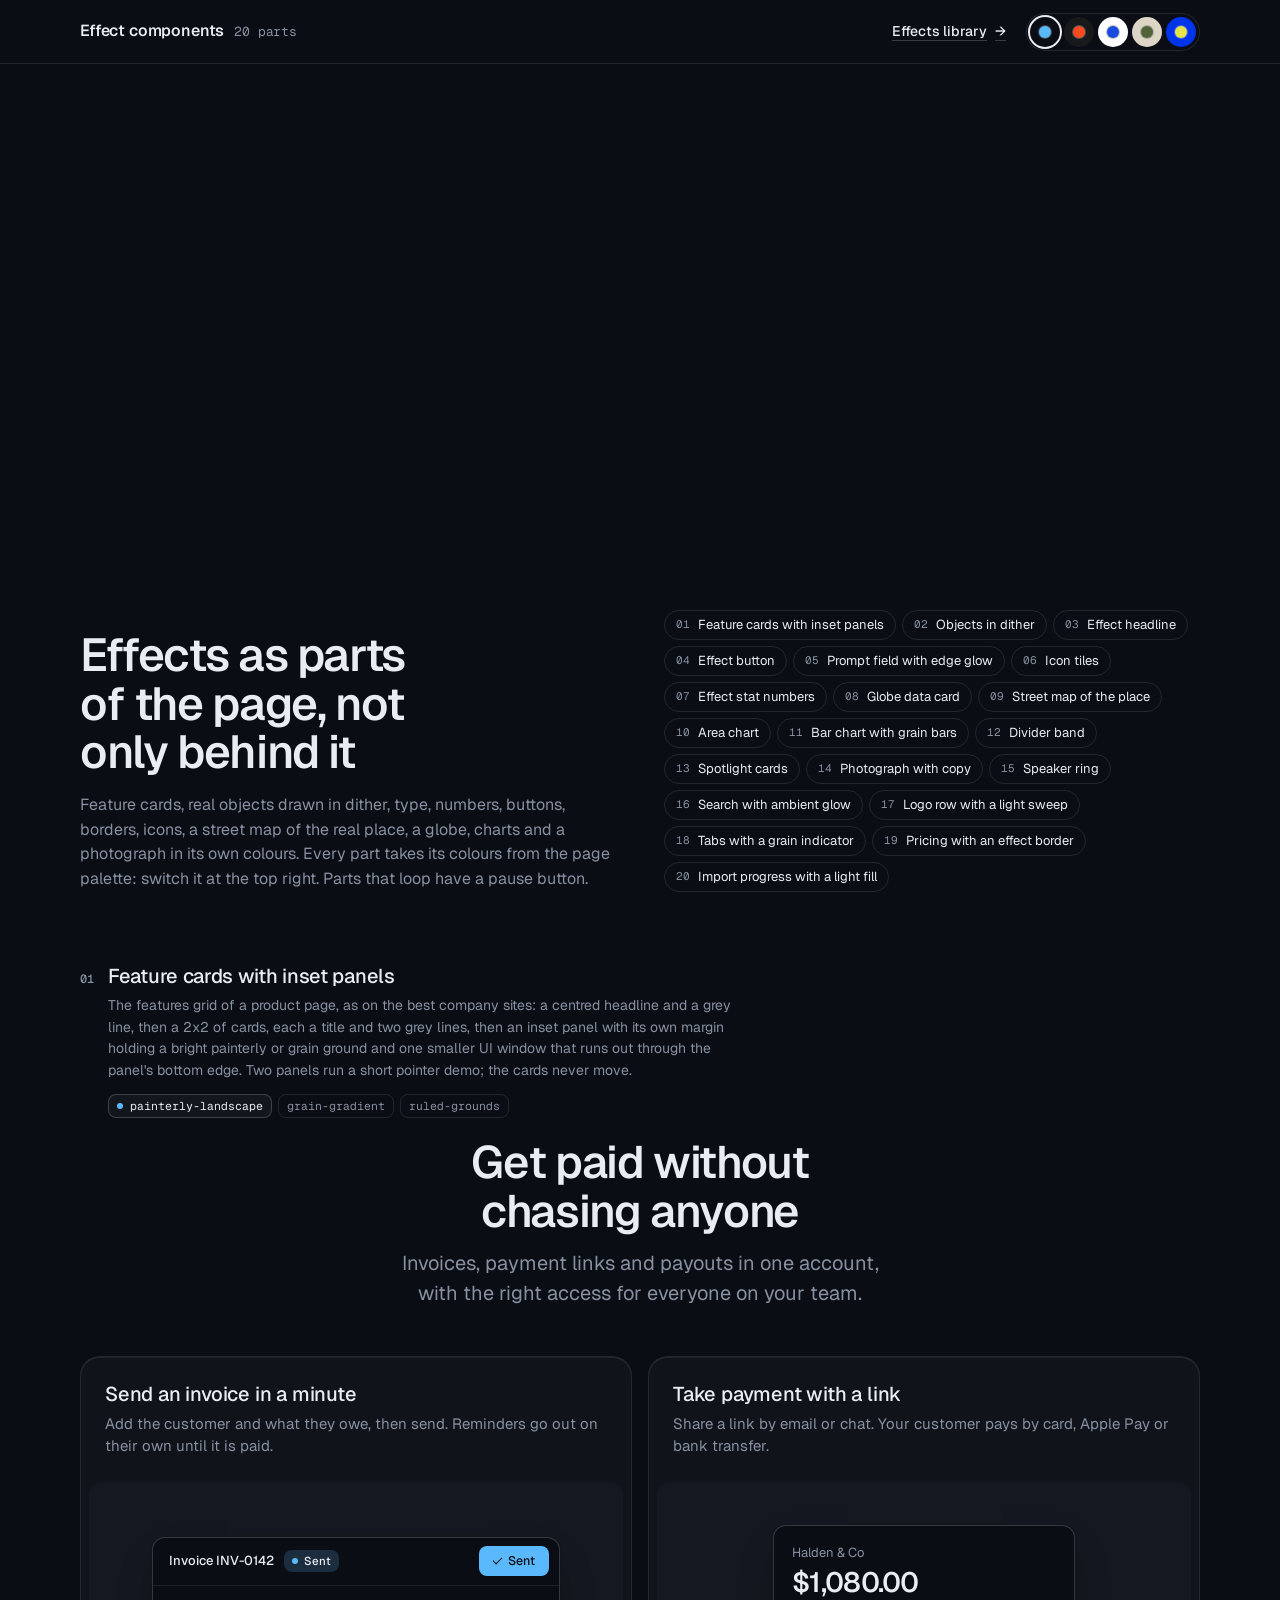
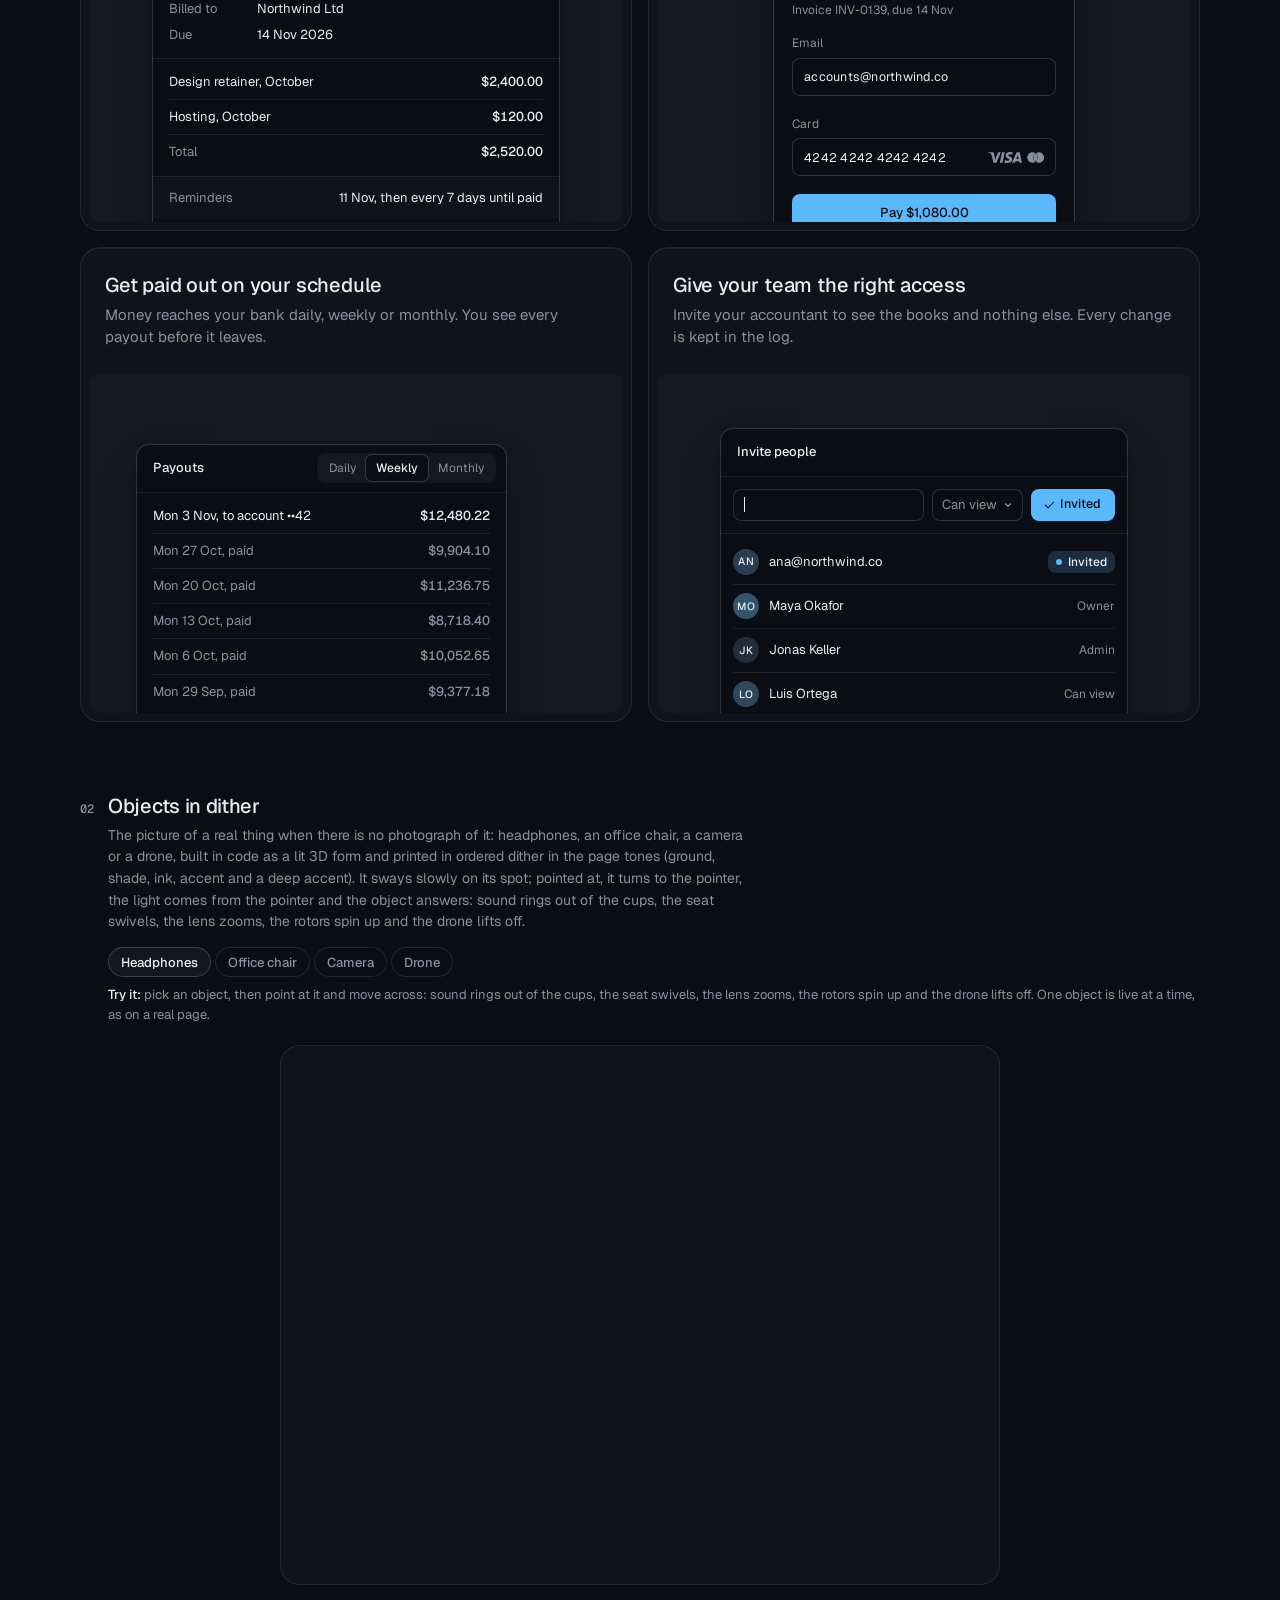
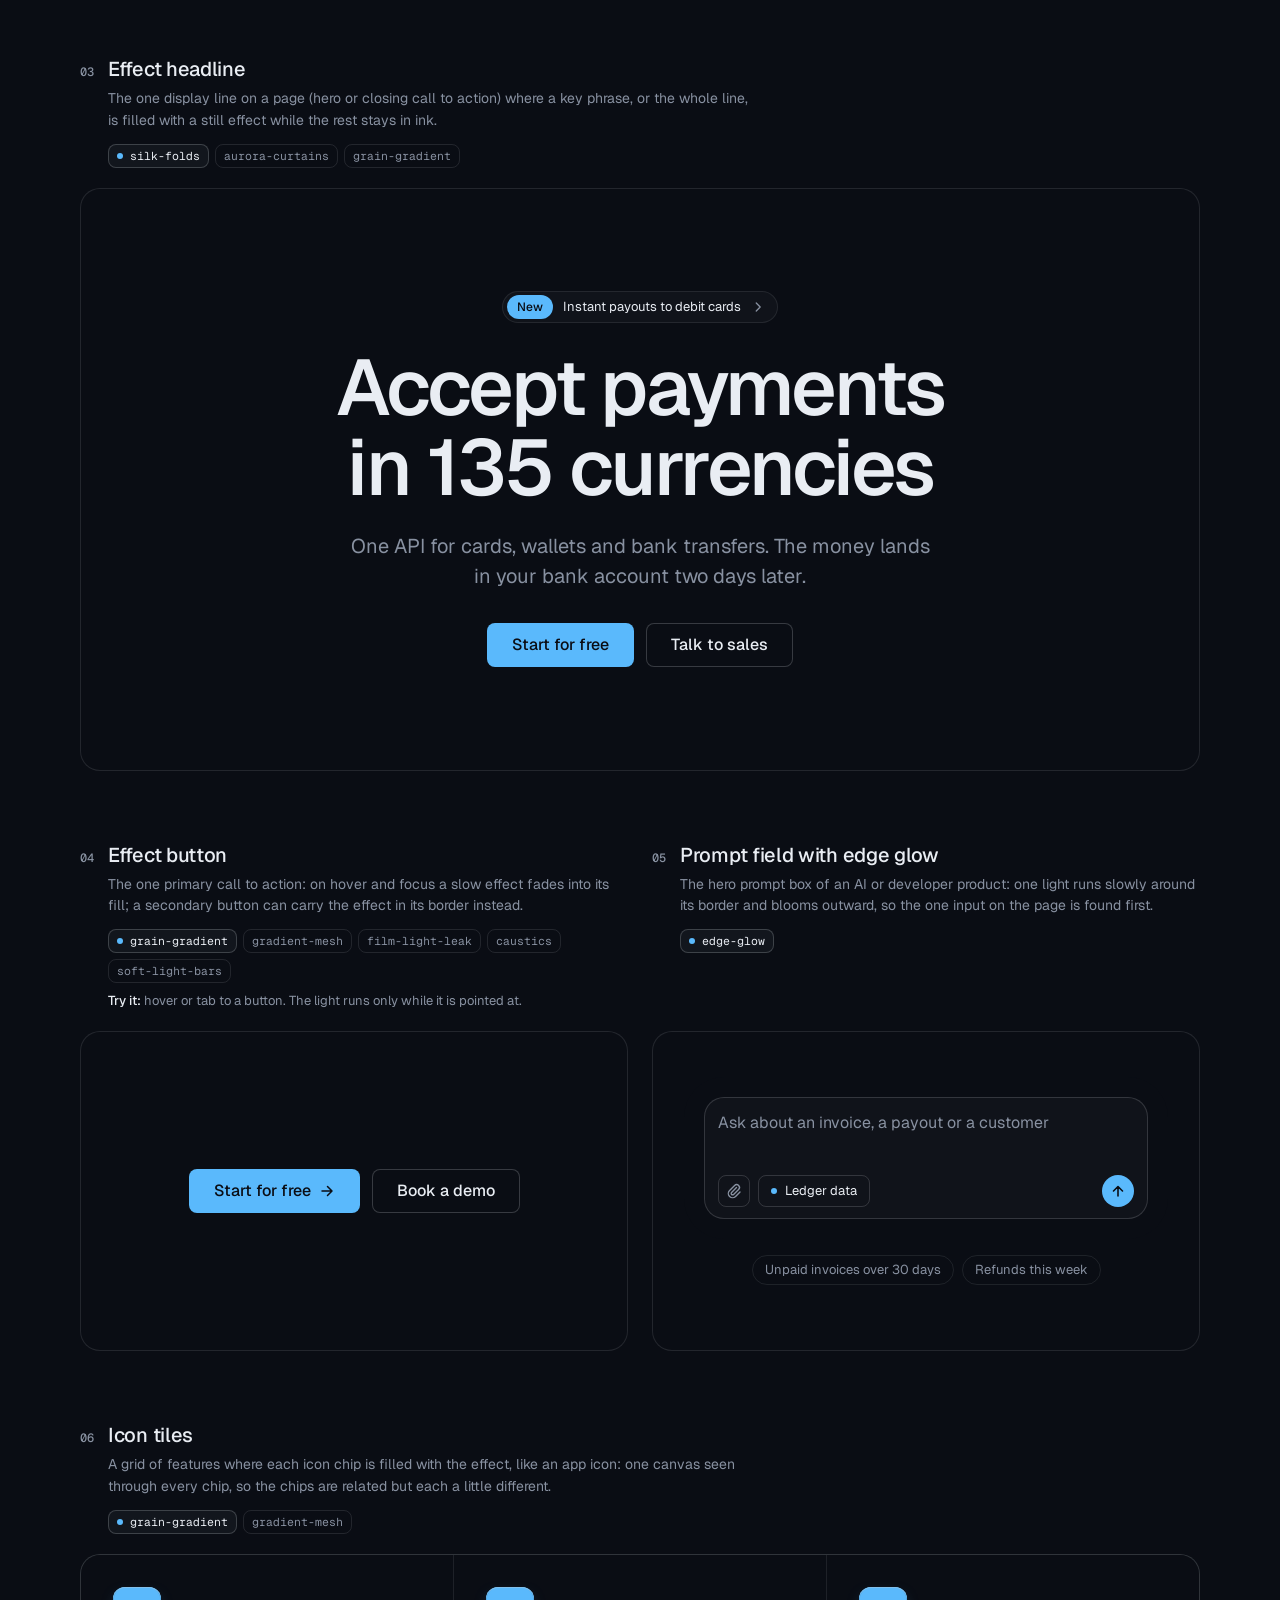
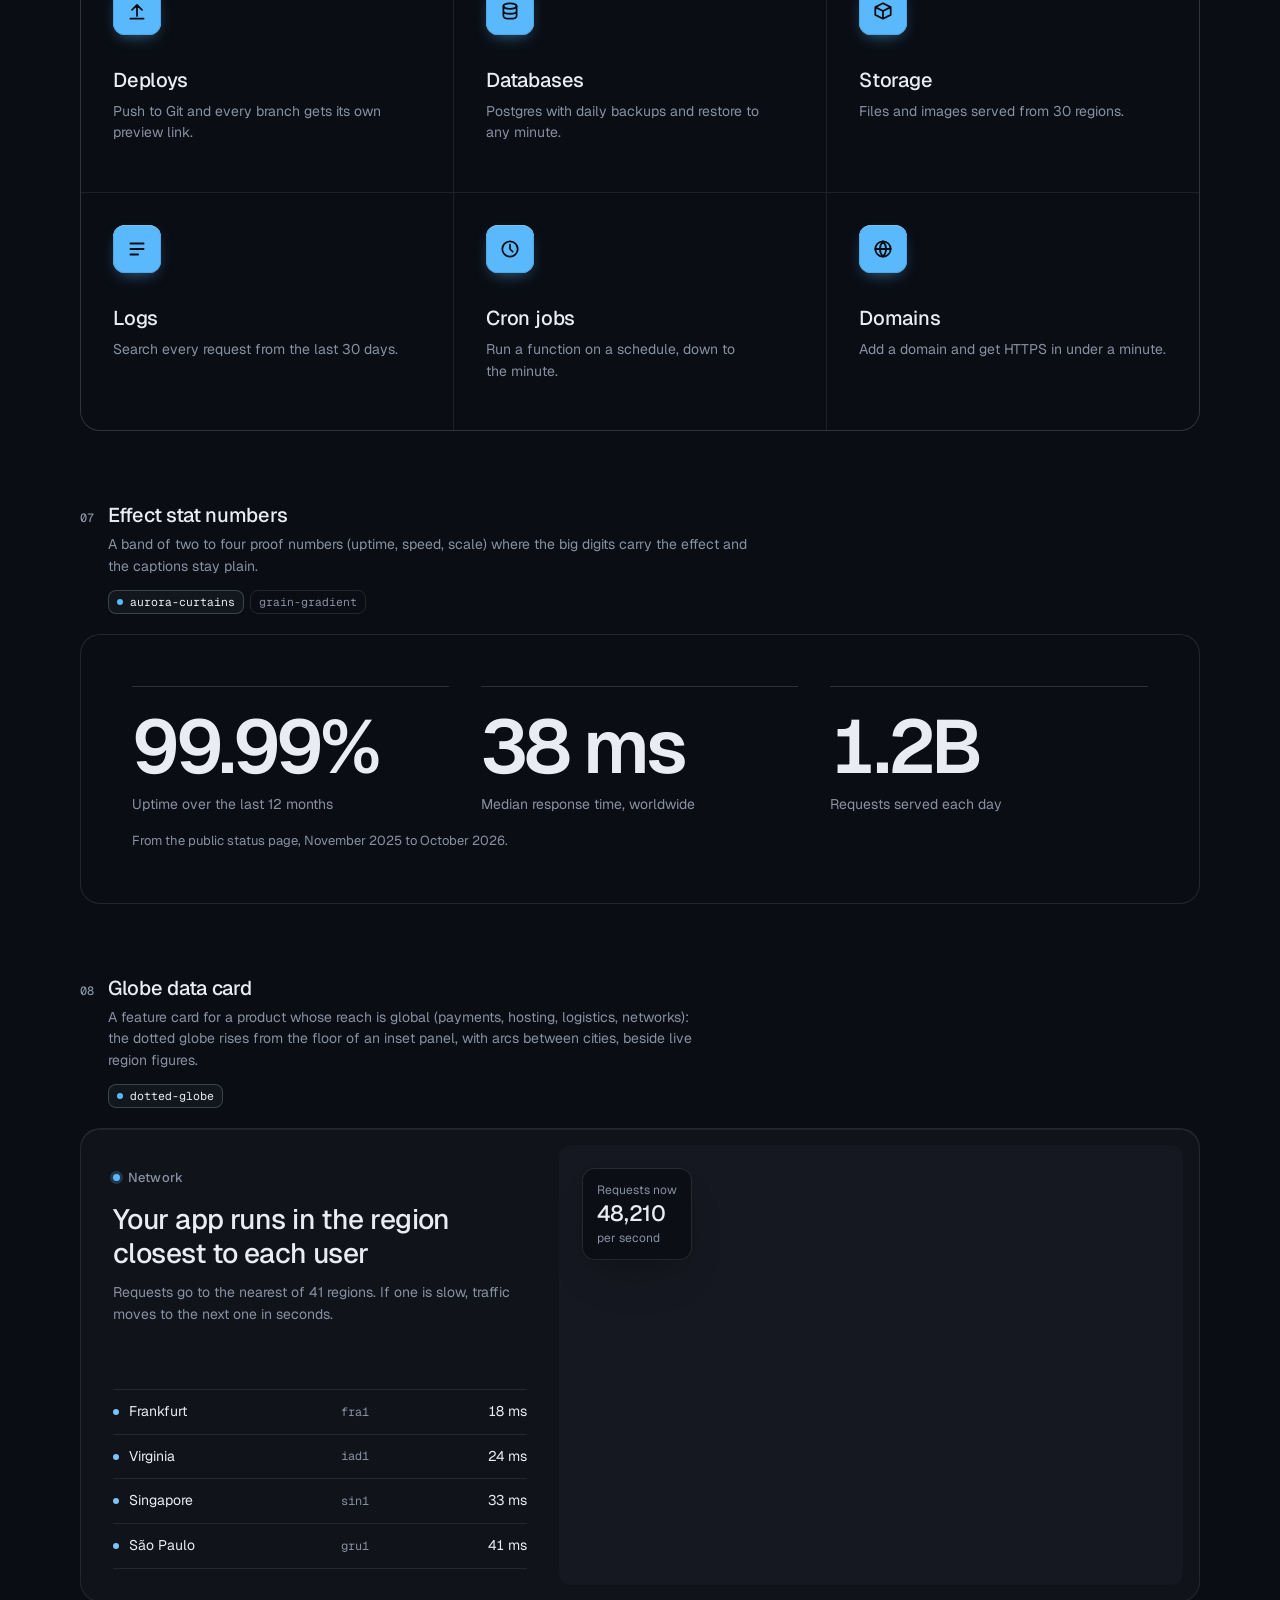
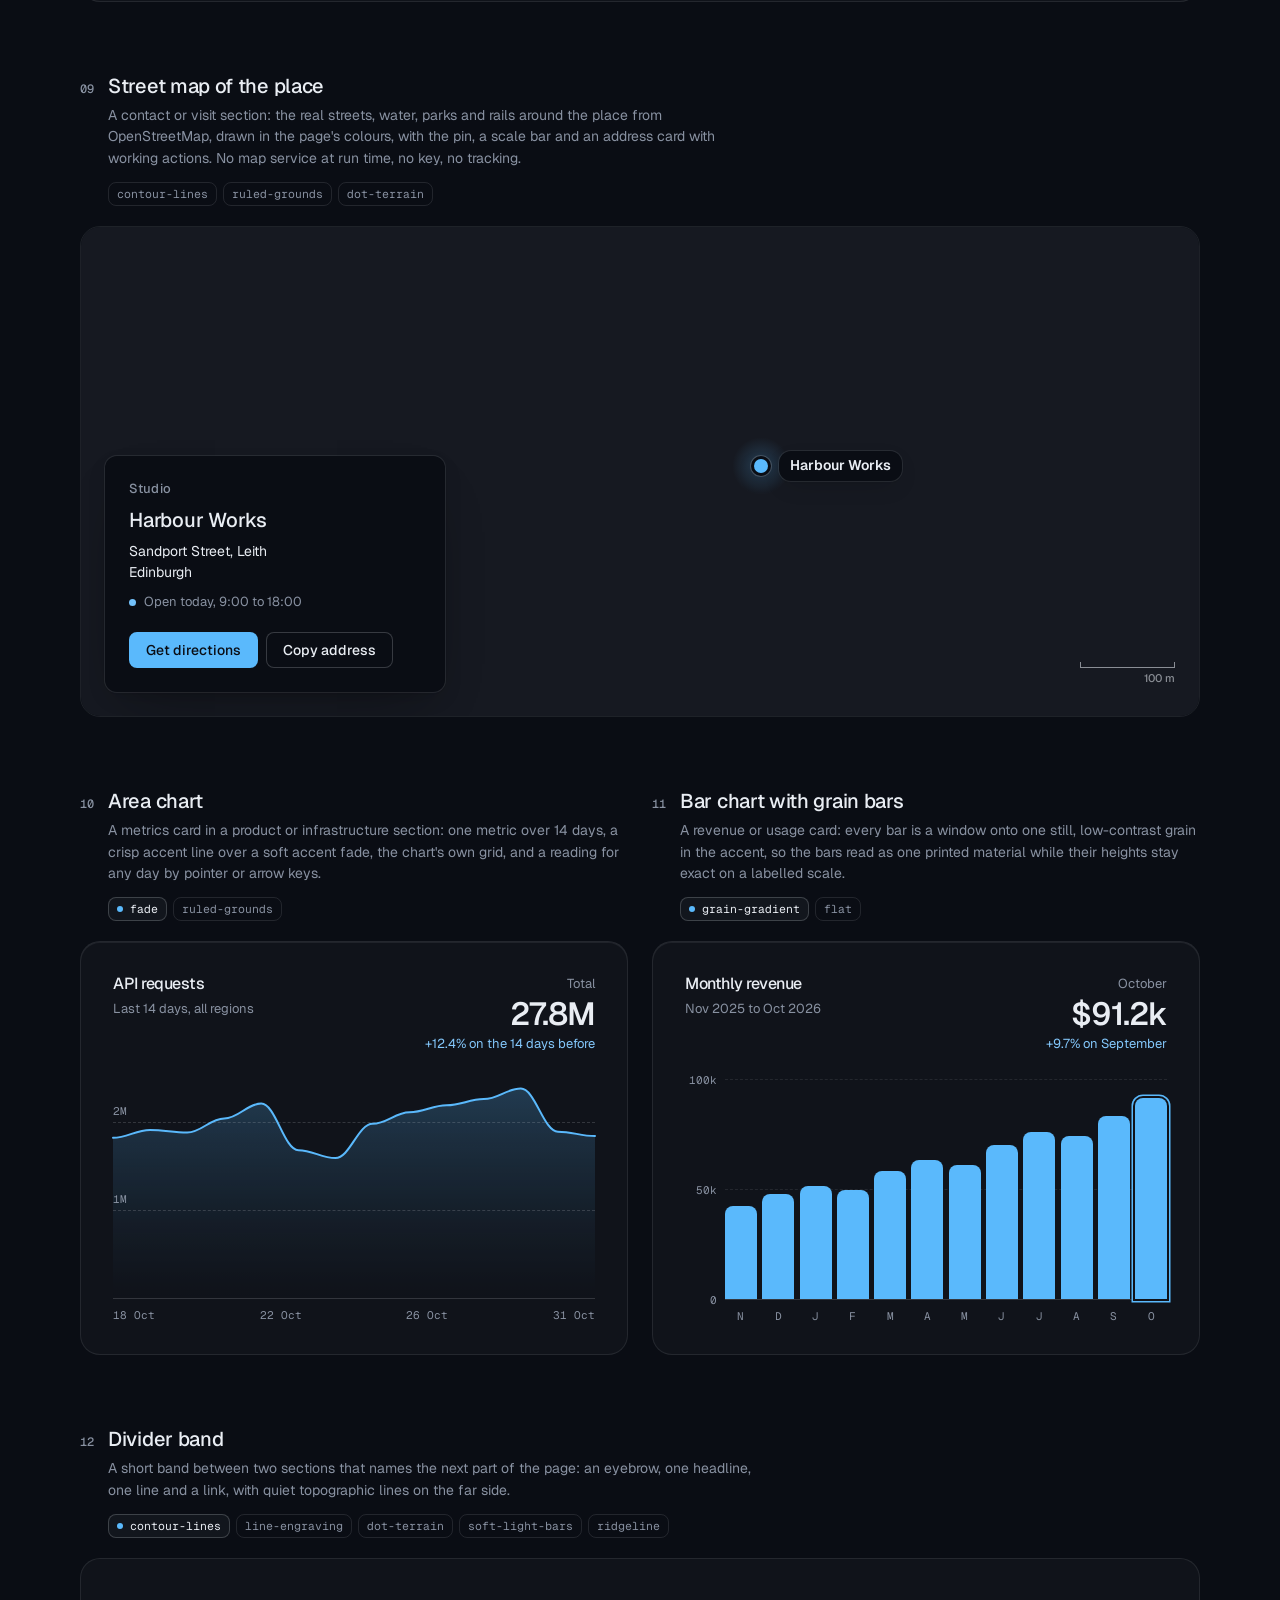
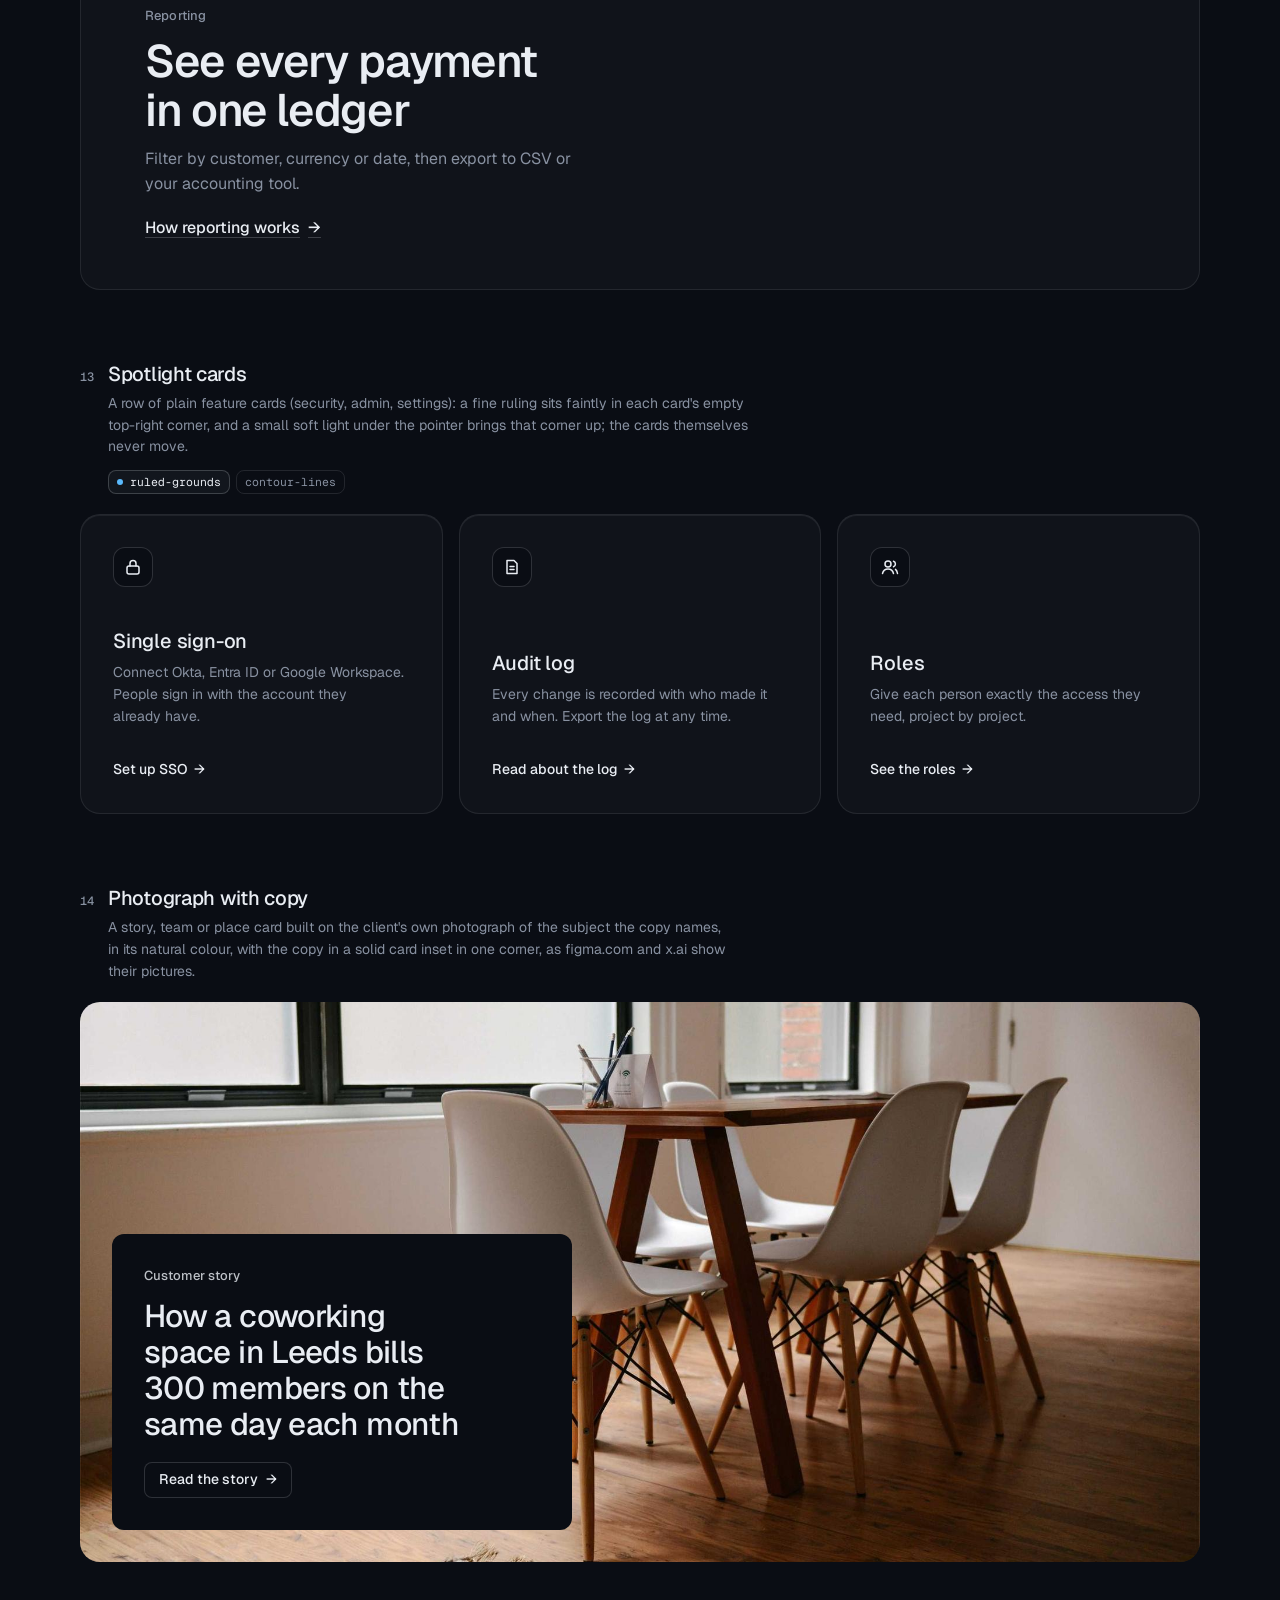
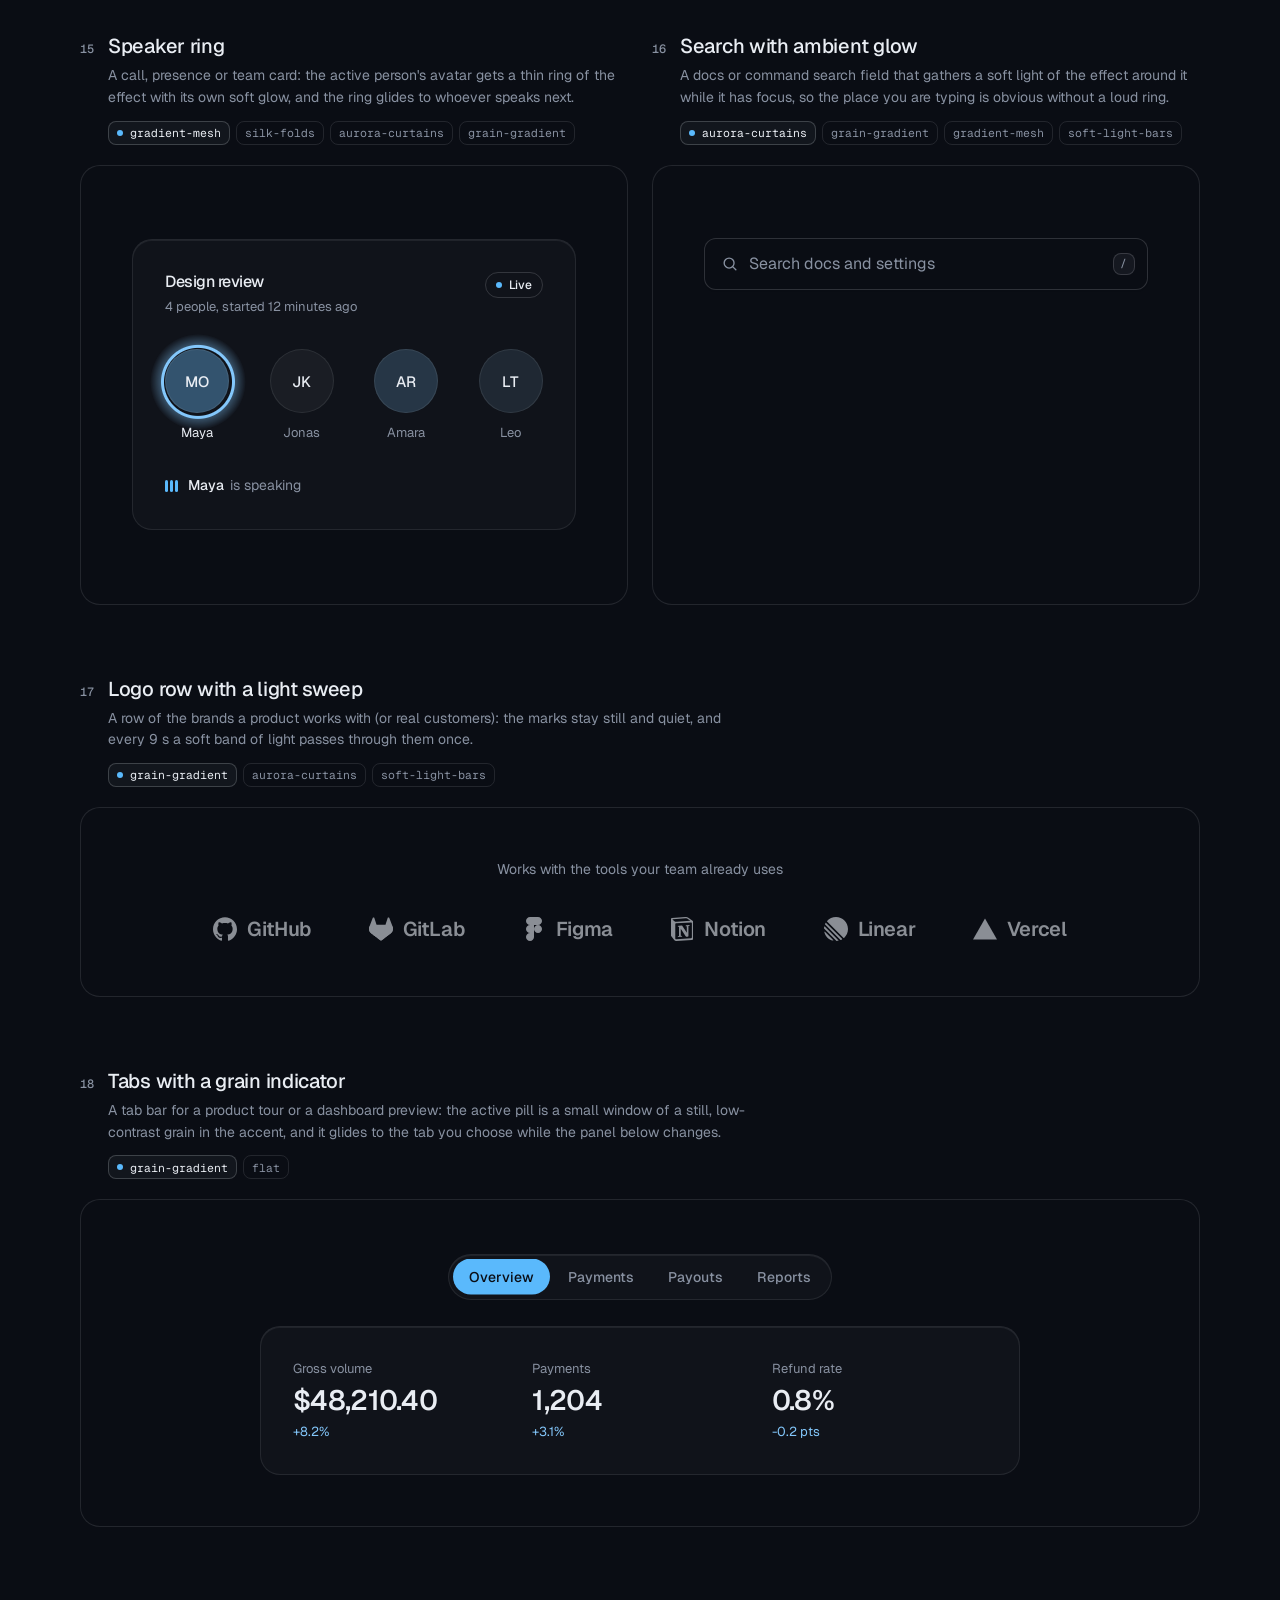
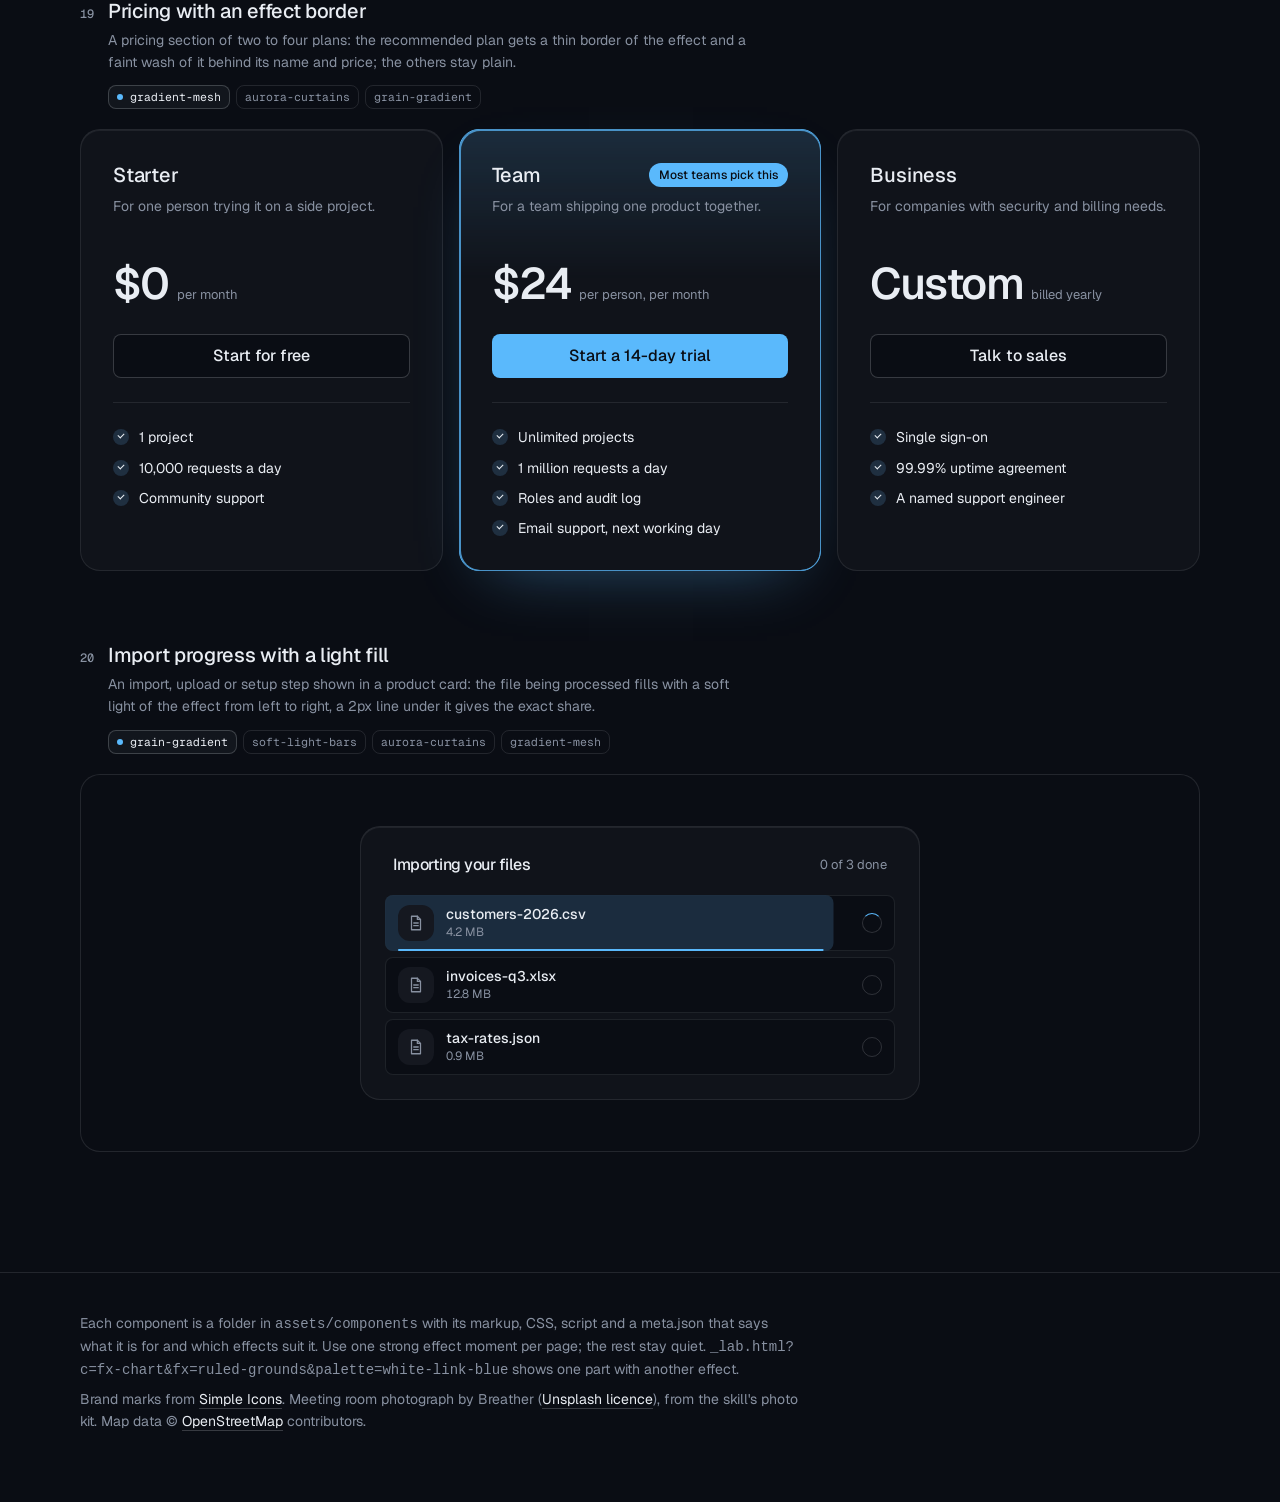
<file: assets/components/index.html>
<!doctype html>
<html lang="en" data-radius="soft">
<head>
<script>window.__tpGlMax = 16;   /* a gallery shows many live effects at once; a page of a site keeps the default 4 (fx.js) */</script>
<meta charset="utf-8">
<meta name="viewport" content="width=device-width, initial-scale=1">
<title>Effect components</title>
<link rel="preconnect" href="https://fonts.googleapis.com">
<link rel="preconnect" href="https://fonts.gstatic.com" crossorigin>
<link href="https://fonts.googleapis.com/css2?family=Geist:wght@100..900&family=Geist+Mono:wght@400..600&display=swap" rel="stylesheet">
<link rel="stylesheet" href="../system.css">
<link rel="stylesheet" href="./base.css">
<style>
  :root {
    --font-display: "Geist", system-ui, sans-serif;
    --font-text: "Geist", system-ui, sans-serif;
    --font-mono: "Geist Mono", ui-monospace, monospace;
    --display-weight: 560;
    --display-tracking: -0.03em;
    --container: 1200px;
  }
  body { min-height: 100vh; }
  .top {
    position: sticky; top: 0; z-index: 50; height: 64px; background: var(--bg);
    border-bottom: 1px solid var(--line);
  }
  .top .container { height: 100%; display: flex; align-items: center; justify-content: space-between; gap: 16px; }
  .brand { display: flex; align-items: center; gap: 10px; font-weight: 560; letter-spacing: -0.01em; }
  .brand small { font: 400 13px/1 var(--font-mono); color: var(--muted); }
  .top nav { display: flex; align-items: center; gap: 20px; }
  .top nav a.link { font-size: 14px; }
  .swatches { display: flex; gap: 4px; padding: 3px; border: 1px solid var(--line); border-radius: 999px; background: var(--bg); }
  .swatches button {
    width: 30px; height: 30px; border-radius: 999px; border: 0; padding: 0; cursor: pointer; position: relative;
    background: var(--sw-bg);
  }
  .swatches button::after {
    content: ""; position: absolute; inset: 9px; border-radius: 999px; background: var(--sw-accent);
    box-shadow: 0 0 0 1px color-mix(in oklab, var(--sw-ink) 25%, transparent);
  }
  .swatches button[aria-pressed="true"] { box-shadow: 0 0 0 2px var(--ink); }
  .swatches button:focus-visible { outline-offset: 3px; }

  .intro { padding-block: 64px 40px; display: grid; grid-template-columns: minmax(0, 6fr) minmax(0, 6fr); gap: 48px; align-items: end; }
  .intro h1 { font-size: clamp(34px, 2.2vw + 18px, 52px); line-height: 1.05; max-width: 15ch; }
  .intro p { margin-top: 16px; color: var(--muted); font-size: var(--t-body); line-height: 1.55; max-width: 52ch; }
  .index { display: flex; flex-wrap: wrap; gap: 6px; justify-content: flex-start; }
  @media (max-width: 1023px) { .intro { grid-template-columns: minmax(0, 1fr); gap: 28px; } }
  .index a {
    display: inline-flex; align-items: center; gap: 8px; height: 30px; padding: 0 11px; border-radius: 999px;
    border: 1px solid var(--line); font-size: 13px; color: var(--ink);
    transition: border-color var(--dur) var(--ease), background-color var(--dur) var(--ease);
  }
  .index a span { font-family: var(--font-mono); font-size: 11px; color: var(--muted); }
  .index a:hover { border-color: var(--line-strong); background: color-mix(in oklab, var(--ink) 4%, var(--bg)); }

  /* every part spans two rows of the list (its notes, its stage) as a subgrid, so the two parts of a
     half-width pair share one notes height and one stage height: their stages start and end level */
  .list { display: grid; grid-template-columns: repeat(2, minmax(0, 1fr)); column-gap: 24px; row-gap: 0; padding-bottom: 120px; }
  .sc { grid-column: 1 / -1; grid-row: span 2; display: grid; grid-template-rows: subgrid; row-gap: 20px; min-width: 0; scroll-margin-top: 88px; padding-top: 72px; }
  .sc:first-child { padding-top: 0; }
  .sc.is-half { grid-column: auto; }
  .sc.is-half .sc__stage:not(.is-center) { display: grid; }
  .sc__meta { display: grid; grid-template-columns: auto 1fr; column-gap: 14px; row-gap: 6px; align-items: baseline; align-content: start; }
  .sc__note { grid-column: 2; margin: 2px 0 0; font-size: 13px; color: var(--muted); }
  .sc__note::before { content: "Try it: "; color: var(--ink); font-weight: 500; }
  .sc__no { font: 500 12px/1 var(--font-mono); color: var(--muted); padding-top: 2px; }
  .sc__name { font: 500 20px/1.25 var(--font-text); letter-spacing: -0.015em; margin: 0; }
  .sc__for { grid-column: 2; color: var(--muted); font-size: 14px; line-height: 1.55; max-width: 72ch; margin: 0; }
  .sc__fx { grid-column: 2; display: flex; flex-wrap: wrap; gap: 6px; margin-top: 6px; }
  .sc__fx li {
    font: 400 11.5px/1 var(--font-mono); color: var(--muted); height: 24px; display: inline-flex; align-items: center;
    padding: 0 8px; border-radius: var(--r-sm); border: 1px solid var(--line);
  }
  .sc__fx li.is-on { color: var(--ink); border-color: var(--line-strong); background: color-mix(in oklab, var(--ink) 5%, var(--bg)); }
  .sc__fx li.is-on::before { content: ""; width: 6px; height: 6px; border-radius: 99px; background: var(--accent); margin-right: 7px; }
  .sc__stage {
    position: relative; min-width: 0; border: 1px solid var(--line); border-radius: var(--r-lg);
    padding: clamp(20px, 4vw, 56px); background: var(--bg);
  }
  .sc__stage.is-tall { padding-block: clamp(56px, 8vw, 120px); }
  .sc__stage.is-flush { padding: 0; border: 0; }
  .sc__stage.is-center { display: grid; place-items: center; min-height: 320px; }
  /* one object, at a size a page would give it */
  #fx-dither-object .sc__stage { display: grid; justify-items: center; }
  #fx-dither-object .cx-obj { width: min(100%, 720px); }
  .sc__pick { grid-column: 2; display: flex; flex-wrap: wrap; gap: 4px; margin-top: 8px; }
  .sc__pick button {
    height: 30px; padding: 0 12px; border-radius: 999px; border: 1px solid var(--line); background: var(--bg);
    font: 500 13px/1 var(--font-text); color: var(--muted); cursor: pointer;
  }
  .sc__pick button:hover { color: var(--ink); border-color: var(--line-strong); }
  .sc__pick button[aria-pressed="true"] { color: var(--ink); border-color: var(--line-strong); background: color-mix(in oklab, var(--ink) 6%, var(--bg)); }
  /* the search list opens below its field: leave it room inside the frame */
  #fx-search .sc__stage { min-height: 440px; place-items: start center; padding-top: 72px; }
  .sc__stage:empty::after { content: "Loading"; color: var(--muted); font-size: 13px; }

  .foot { border-top: 1px solid var(--line); padding: 40px 0 64px; color: var(--muted); font-size: 14px; }
  .foot p { max-width: 80ch; margin: 0 0 8px; }
  .foot a { color: var(--ink); text-decoration: underline; text-decoration-color: var(--line-strong); text-underline-offset: 4px; }

  @media (max-width: 899px) {
    .list { grid-template-columns: minmax(0, 1fr); }
    .sc.is-half { grid-column: 1 / -1; }
    .top nav a.link { display: none; }
  }
  @media (max-width: 639px) {
    .intro { padding-block: 48px 32px; }
    .sc { padding-top: 48px; }
    .sc__meta { grid-template-columns: 1fr; }
    .sc__no { display: none; }
    .sc__for, .sc__fx, .sc__note, .sc__pick { grid-column: 1; }
    .sc__stage.is-center { min-height: 240px; }
    .brand small { display: none; }
  }
</style>
</head>
<body>
<header class="top">
  <div class="container">
    <div class="brand">Effect components <small id="count"></small></div>
    <nav aria-label="Palette and links">
      <a class="link" href="../effects/gallery.html">Effects library</a>
      <div class="swatches" id="swatches" role="group" aria-label="Page palette"></div>
    </nav>
  </div>
</header>

<main>
  <section class="intro container">
    <div>
      <h1>Effects as parts of the page, not only behind it</h1>
      <p id="lede">Feature cards, real objects drawn in dither, type, numbers, buttons, borders, icons, a street map of the real place, a globe, charts and a photograph in its own colours. Every part takes its colours from the page palette: switch it at the top right. Parts that loop have a pause button.</p>
    </div>
    <nav class="index" id="index" aria-label="Components"></nav>
  </section>
  <div class="container list" id="list"></div>
</main>

<footer class="foot">
  <div class="container">
    <p>Each component is a folder in <code>assets/components</code> with its markup, CSS, script and a meta.json that says what it is for and which effects suit it. Use one strong effect moment per page; the rest stay quiet. <code>_lab.html?c=fx-chart&amp;fx=ruled-grounds&amp;palette=white-link-blue</code> shows one part with another effect.</p>
    <p>Brand marks from <a href="https://simpleicons.org/">Simple Icons</a>. Meeting room photograph by Breather (<a href="https://unsplash.com/photos/DEdM9Vs6s8w">Unsplash licence</a>), from the skill's photo kit. Map data © <a href="https://www.openstreetmap.org/copyright">OpenStreetMap</a> contributors.</p>
  </div>
</footer>

<script type="module">
  import fx from '../effects/fx.js';

  // component id, layout and stage style, in page order
  const COMPONENTS = [
    { id: 'fx-feature-card', stage: 'is-flush' },
    { id: 'fx-dither-object', stage: 'is-flush', note: 'pick an object, then point at it and move across: sound rings out of the cups, the seat swivels, the lens zooms, the rotors spin up and the drone lifts off. One object is live at a time, as on a real page.' },
    { id: 'fx-headline', stage: 'is-tall' },
    { id: 'fx-button', half: true, stage: 'is-center', note: 'hover or tab to a button. The light runs only while it is pointed at.' },
    { id: 'fx-prompt', half: true, stage: 'is-center' },
    { id: 'fx-icon-tiles', stage: 'is-flush' },
    { id: 'fx-stat' },
    { id: 'fx-globe', stage: 'is-flush' },
    { id: 'fx-map', stage: 'is-flush' },
    { id: 'fx-chart', half: true, stage: 'is-flush' },
    { id: 'fx-bars', half: true, stage: 'is-flush' },
    { id: 'fx-band', stage: 'is-flush' },
    { id: 'fx-spotlight', stage: 'is-flush' },
    { id: 'fx-photo', stage: 'is-flush' },
    { id: 'fx-avatar', half: true, stage: 'is-center' },
    { id: 'fx-search', half: true, stage: 'is-center' },
    { id: 'fx-logos' },
    { id: 'fx-tabs' },
    { id: 'fx-pricing', stage: 'is-flush' },
    { id: 'fx-progress', stage: 'is-center' },
  ];

  const PALETTES = [
    { id: 'blue-black-cornflower', name: 'Night, cornflower', bg: '#0a0d14', surface: '#131824', ink: '#e9edf3', muted: '#8891a1', accent: '#5ab9fc', accentInk: '#0a0d14' },
    { id: 'graphite-safety-orange', name: 'Graphite, orange', bg: '#18191b', surface: '#222427', ink: '#eff0f1', muted: '#9c9ea3', accent: '#ff4a1f', accentInk: '#18191b' },
    { id: 'white-link-blue', name: 'White, blue', bg: '#ffffff', surface: '#f4f4f4', ink: '#111111', muted: '#6b6b6b', accent: '#1a4be0', accentInk: '#ffffff' },
    { id: 'moss-sand', name: 'Sand, moss', bg: '#ddd6c6', surface: '#d2cab8', ink: '#2a2a26', muted: '#59574e', accent: '#4f6238', accentInk: '#ffffff' },
    { id: 'cobalt-field', name: 'Cobalt field', bg: '#0034eb', surface: '#002fd6', ink: '#ffffff', muted: '#dfe4f2', accent: '#e9e34a', accentInk: '#111111' },
  ];

  const q = new URLSearchParams(location.search);
  if (q.has('time')) fx.setClock(+q.get('time'));
  if (q.has('fallback')) fx.config.forceFallback = true;
  const only = q.get('only') ? q.get('only').split(',') : null;
  const list = document.getElementById('list');
  const index = document.getElementById('index');
  const swatches = document.getElementById('swatches');

  /*
    The budget: a laptop's integrated GPU shares its memory with everything else, so this page never
    holds more than 4 live WebGL contexts. A part is started when it comes near the viewport and
    destroyed when it leaves it; still parts draw once and free their context; fx.js frees any idle
    off-screen context past 4. liveGL() counts the contexts that are open right now.
  */
  fx.config.maxLive = 4;
  const contexts = new Set();
  let peakGL = 0;
  const getContext = HTMLCanvasElement.prototype.getContext;
  HTMLCanvasElement.prototype.getContext = function (type, ...rest) {
    const c = getContext.call(this, type, ...rest);
    if (c && /webgl/i.test(type) && !contexts.has(c)) { contexts.add(c); peakGL = Math.max(peakGL, liveGL()); }
    return c;
  };
  function liveGL() {
    for (const c of contexts) if (c.isContextLost()) contexts.delete(c);
    return contexts.size;
  }

  // the dither object: one live at a time, switched here (a real page shows one object)
  const OBJECTS = {
    headphones: ['Headphones', 'Over-ear, wireless'],
    chair: ['Office chair', 'Swivel seat on five castors'],
    camera: ['Camera', 'Mirrorless, with a zoom lens'],
    drone: ['Drone', 'Four rotors and a camera'],
  };
  let object = OBJECTS[q.get('object')] ? q.get('object') : 'headphones';
  // print (ordered dither, the default) or studio (a smooth shaded render: no picker until it is anti-aliased; ?render=studio)
  let render = q.get('render') === 'studio' ? 'studio' : 'print';

  function applyPalette(p) {
    const c = fx.color;
    const action = c.contrast(p.accent, p.bg) >= 2.2 ? p.accent : p.ink;
    const actionInk = action === p.accent ? p.accentInk : p.bg;
    const s = document.documentElement.style;
    const set = (k, v) => s.setProperty(k, v);
    set('--p-bg', p.bg); set('--p-surface', p.surface); set('--p-ink', p.ink); set('--p-muted', p.muted);
    set('--p-accent', p.accent); set('--p-accent-ink', p.accentInk); set('--p-action', action); set('--p-action-ink', actionInk);
    document.documentElement.style.colorScheme = c.isDark(p.bg) ? 'dark' : 'light';
    for (const b of swatches.children) b.setAttribute('aria-pressed', String(b.dataset.id === p.id));
  }

  async function load(entry) {
    const base = `./${entry.id}/`;
    const [meta, html, mod] = await Promise.all([
      fetch(base + 'meta.json').then(r => (r.ok ? r.json() : null)),
      fetch(base + 'component.html').then(r => (r.ok ? r.text() : null)),
      import(base + 'component.js').catch(err => { console.warn(entry.id, err); return null; }),
    ]).catch(() => [null, null, null]);
    if (!meta || !html || !mod) return null;
    const link = document.createElement('link');
    link.rel = 'stylesheet';
    link.href = base + 'component.css';
    document.head.append(link);
    await new Promise(r => { link.onload = link.onerror = r; });
    return { ...entry, meta, html, mod };
  }

  function section(e, n) {
    const s = document.createElement('section');
    s.className = 'sc' + (e.half ? ' is-half' : '');
    s.id = e.id;
    const fxList = (e.meta.effects || []).map(id => `<li class="${id === e.meta.default ? 'is-on' : ''}">${id}</li>`).join('');
    const pick = e.id === 'fx-dither-object'
      ? `<div class="sc__pick" role="group" aria-label="Object">${Object.keys(OBJECTS).map(k => `<button type="button" data-object="${k}" aria-pressed="${k === object}">${OBJECTS[k][0]}</button>`).join('')}</div>`
      : '';
    s.innerHTML = `
      <div class="sc__meta">
        <span class="sc__no">${String(n).padStart(2, '0')}</span>
        <h2 class="sc__name">${e.meta.name}</h2>
        <p class="sc__for">${e.meta.for}</p>
        ${fxList ? `<ul class="sc__fx" aria-label="Effects that suit it">${fxList}</ul>` : ''}
        ${pick}
        ${e.note ? `<p class="sc__note">${e.note}</p>` : ''}
      </div>
      <div class="sc__stage ${e.stage || ''}"></div>`;
    return s;
  }

  // the markup is placed at once (the page keeps its full height); the scripts run only near the viewport
  function markup(e) {
    const stage = e.section.querySelector('.sc__stage');
    stage.innerHTML = e.html;
    if (e.id === 'fx-dither-object') {
      const fig = stage.querySelector('.cx-obj');
      fig.dataset.cxObject = object;
      if (render === 'studio') fig.dataset.cxRender = 'studio'; else delete fig.dataset.cxRender;
      fig.querySelector('.cx-obj__stage').removeAttribute('aria-label');
    }
    return stage;
  }
  function start(e) {
    if (e.ctrl) return;
    const stage = markup(e);
    try { e.ctrl = e.mod.default(stage.firstElementChild || stage) || { destroy() {} }; } catch (err) { console.error(e.id, err); e.ctrl = { destroy() {} }; }
  }
  function stop(e) {
    if (!e.ctrl) return;
    try { e.ctrl.destroy?.(); } catch (err) { console.warn(e.id, err); }
    fx.unmountAll(e.section);
    e.ctrl = null;
  }

  function setPalette(p, entries) {
    entries.forEach(stop);
    applyPalette(p);
    try { localStorage.setItem('cx-palette', p.id); } catch (_) {}
    requestAnimationFrame(() => entries.forEach(e => (e.near ? start(e) : markup(e))));
  }

  let saved = null;
  try { saved = localStorage.getItem('cx-palette'); } catch (_) {}
  const first = PALETTES.find(p => p.id === q.get('palette')) || PALETTES.find(p => p.id === saved) || PALETTES[0];
  for (const p of PALETTES) {
    const b = document.createElement('button');
    b.type = 'button';
    b.dataset.id = p.id;
    b.title = p.name;
    b.setAttribute('aria-label', p.name);
    b.style.setProperty('--sw-bg', p.bg);
    b.style.setProperty('--sw-accent', p.accent);
    b.style.setProperty('--sw-ink', p.ink);
    swatches.append(b);
  }
  applyPalette(first);

  const wanted = COMPONENTS.filter(c => !only || only.includes(c.id));
  const entries = (await Promise.all(wanted.map(load))).filter(Boolean);
  document.getElementById('count').textContent = `${entries.length} parts`;
  entries.forEach((e, i) => {
    e.section = section(e, i + 1);
    list.append(e.section);
    markup(e);
    const a = document.createElement('a');
    a.href = '#' + e.id;
    a.innerHTML = `<span>${String(i + 1).padStart(2, '0')}</span>${e.meta.name}`;
    index.append(a);
  });
  await document.fonts.ready;
  const near = new IntersectionObserver(seen => {
    for (const en of seen) {
      const e = entries.find(x => x.section === en.target);
      if (!e) continue;
      e.near = en.isIntersecting;
      if (e.near) start(e); else stop(e);
    }
  }, { rootMargin: '10% 0px' });
  entries.forEach(e => near.observe(e.section));
  setTimeout(() => { document.documentElement.dataset.ready = '1'; }, 1500);

  swatches.addEventListener('click', ev => {
    const b = ev.target.closest('button');
    if (!b) return;
    const p = PALETTES.find(x => x.id === b.dataset.id);
    if (p) setPalette(p, entries);
  });
  list.addEventListener('click', ev => {
    const b = ev.target.closest('[data-object], [data-render]');
    if (!b || !(OBJECTS[b.dataset.object] || b.dataset.render)) return;
    if (b.dataset.render) render = b.dataset.render; else object = b.dataset.object;
    b.parentElement.querySelectorAll('button').forEach(x => x.setAttribute('aria-pressed', String(x === b)));
    const e = entries.find(x => x.id === 'fx-dither-object');
    stop(e);
    if (e.near) start(e); else markup(e);
  });
  window.__cx = {
    entries,
    setPalette: id => setPalette(PALETTES.find(p => p.id === id), entries),
    setObject: k => list.querySelector(`[data-object="${k}"]`)?.click(),
    gl: () => ({ live: liveGL(), peak: peakGL, started: entries.filter(e => e.ctrl).map(e => e.id) }),
  };
</script>

</body>
</html>
</file>
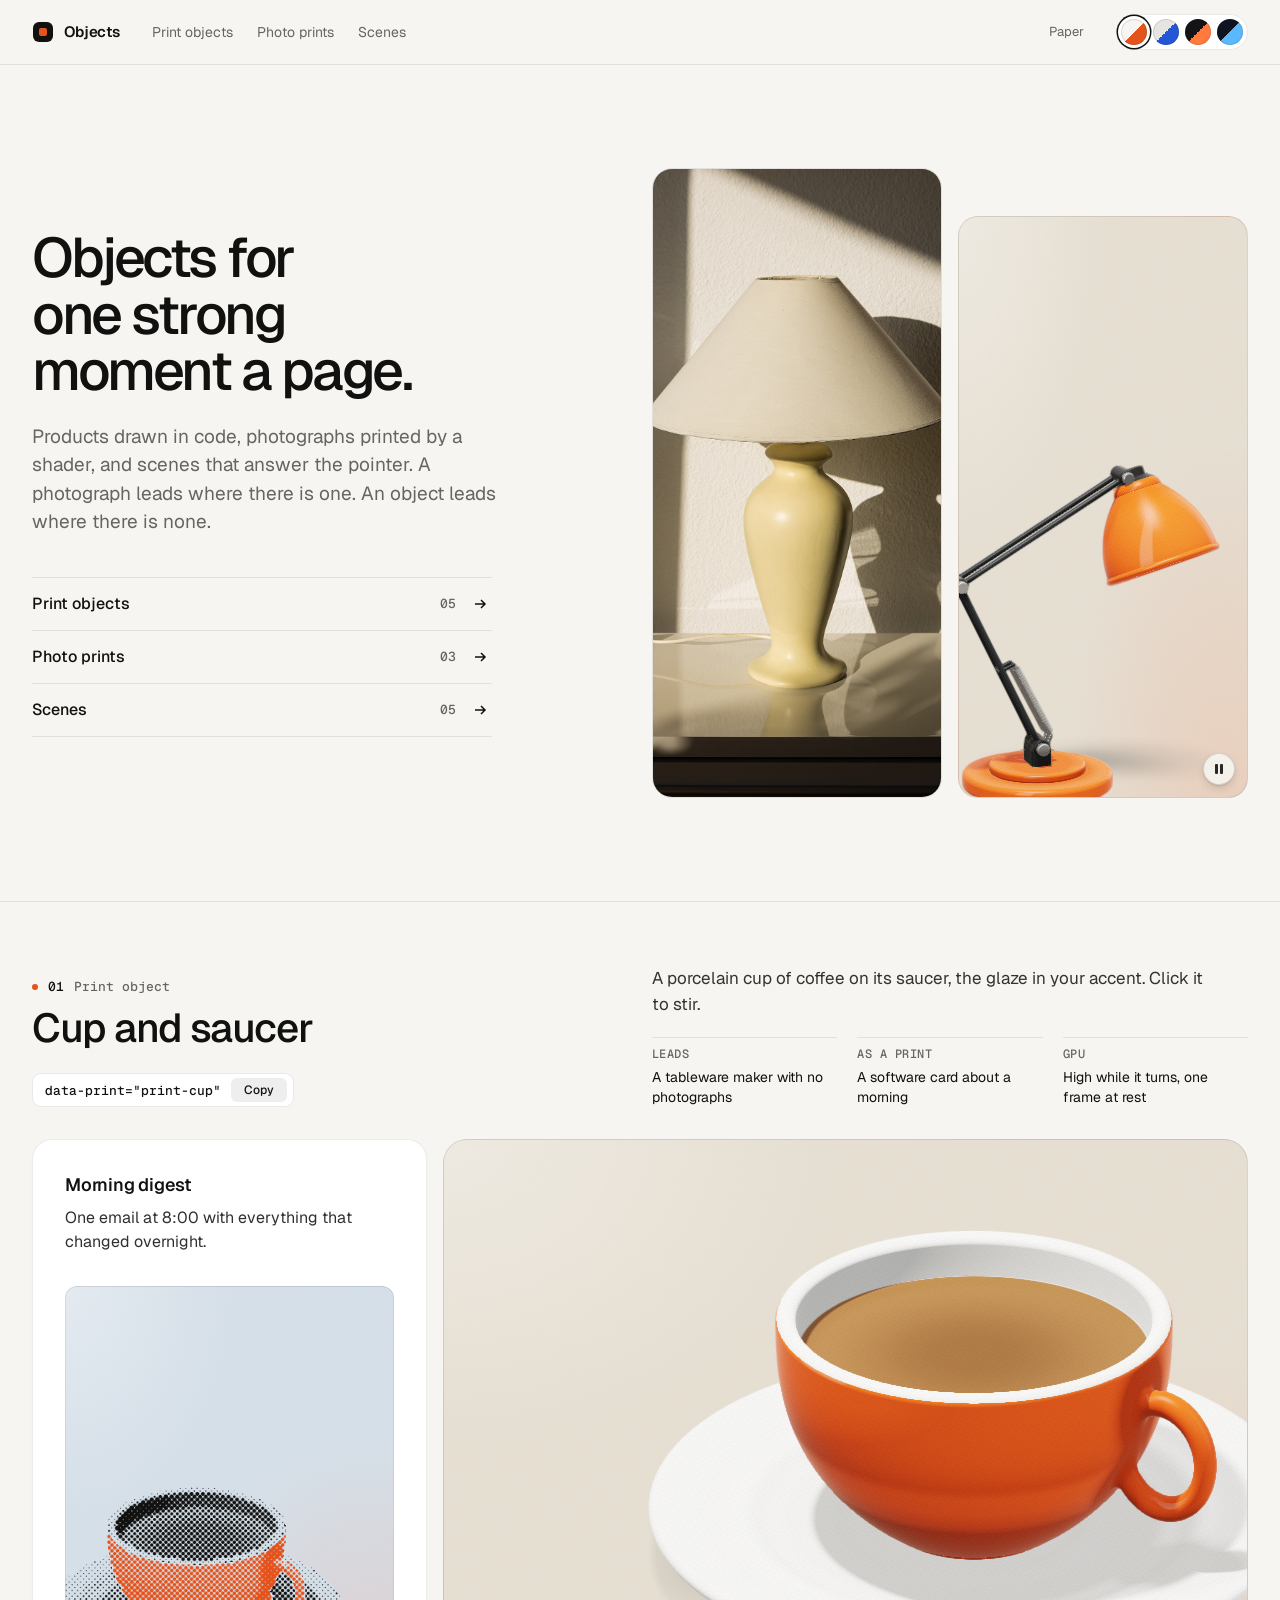
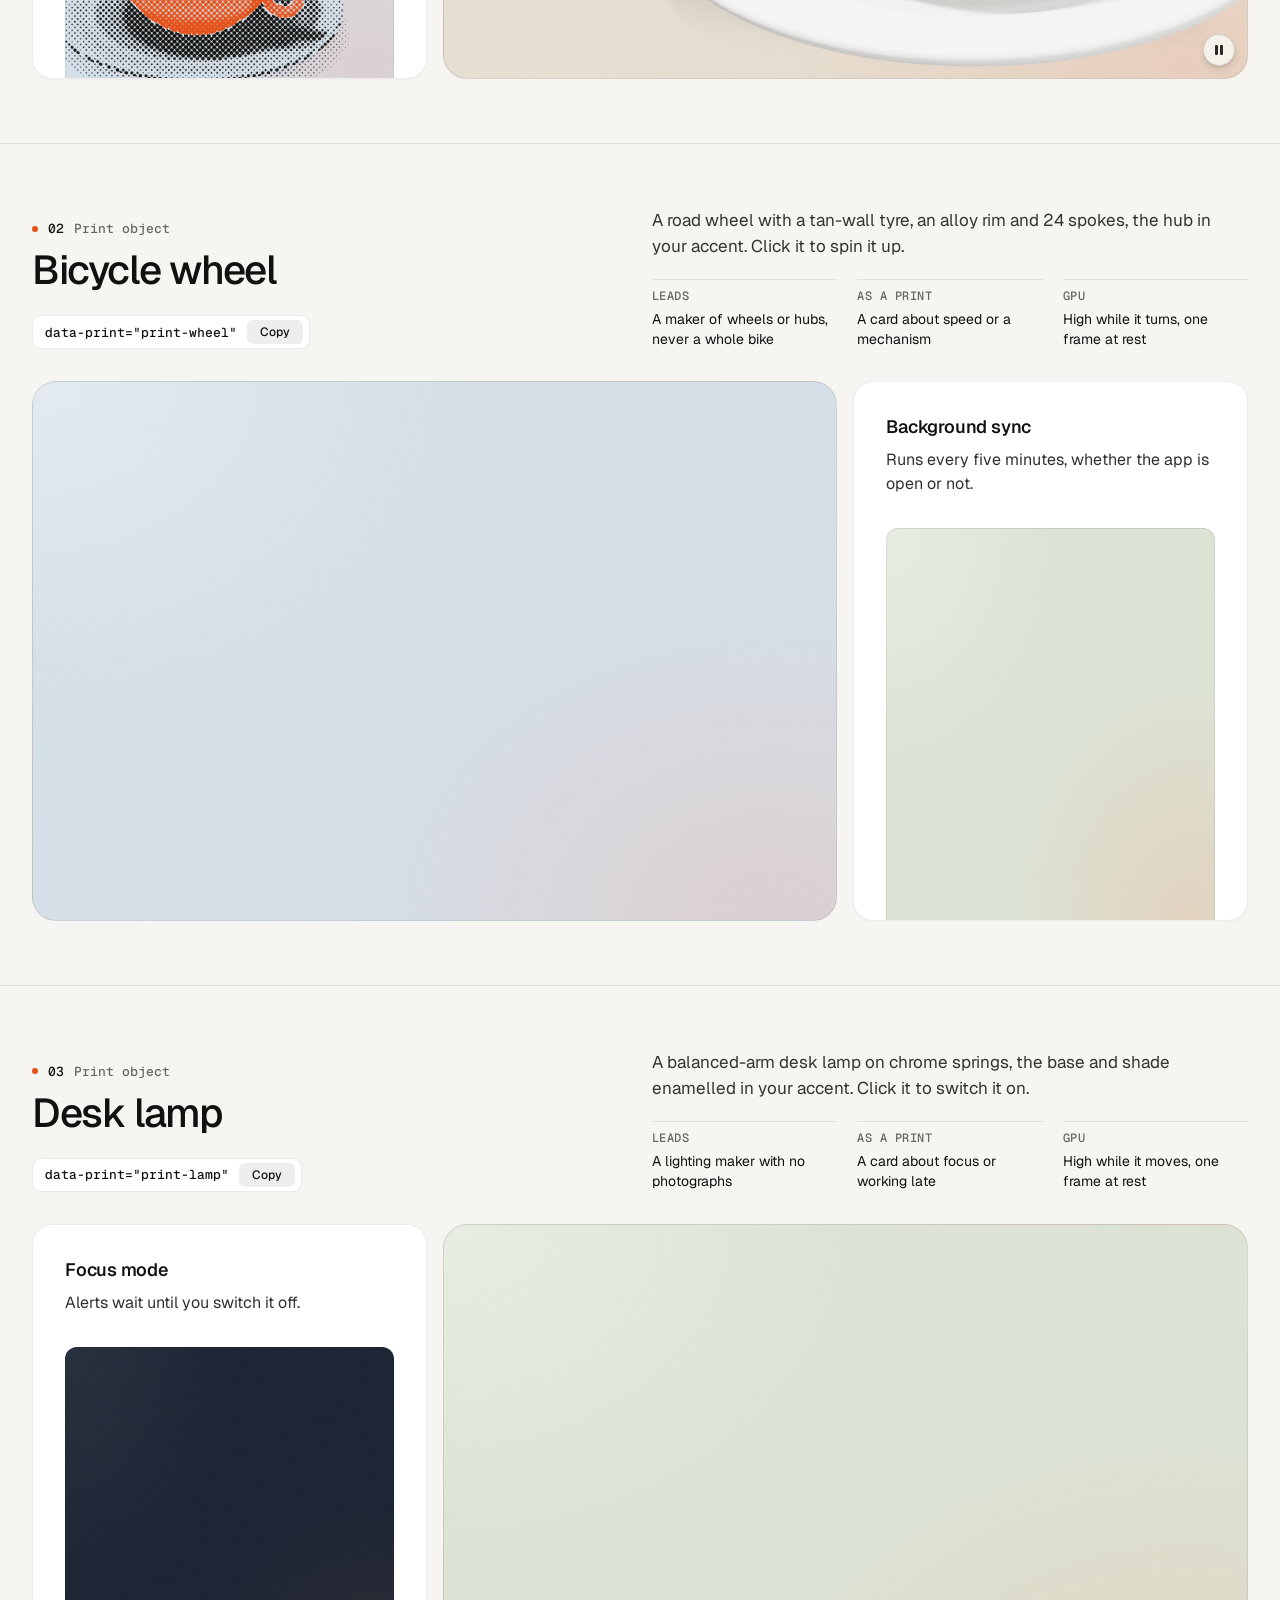
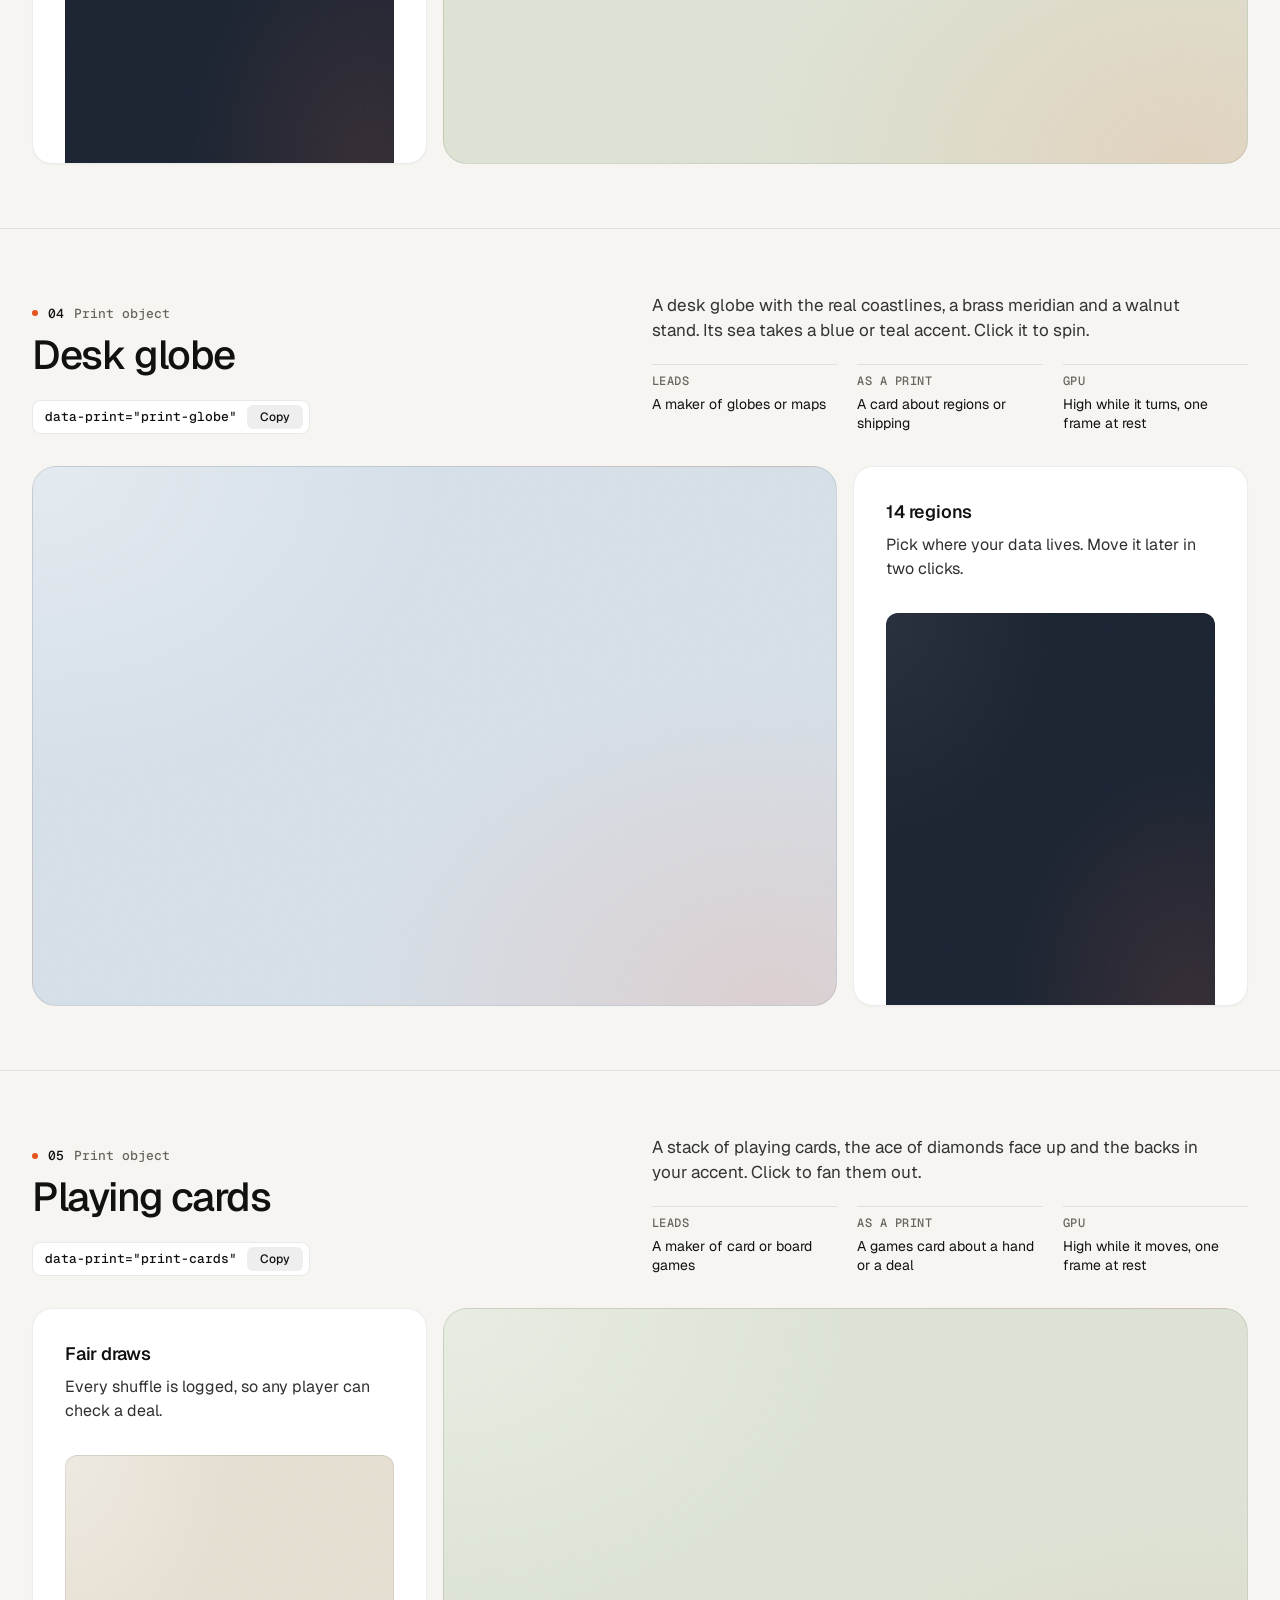
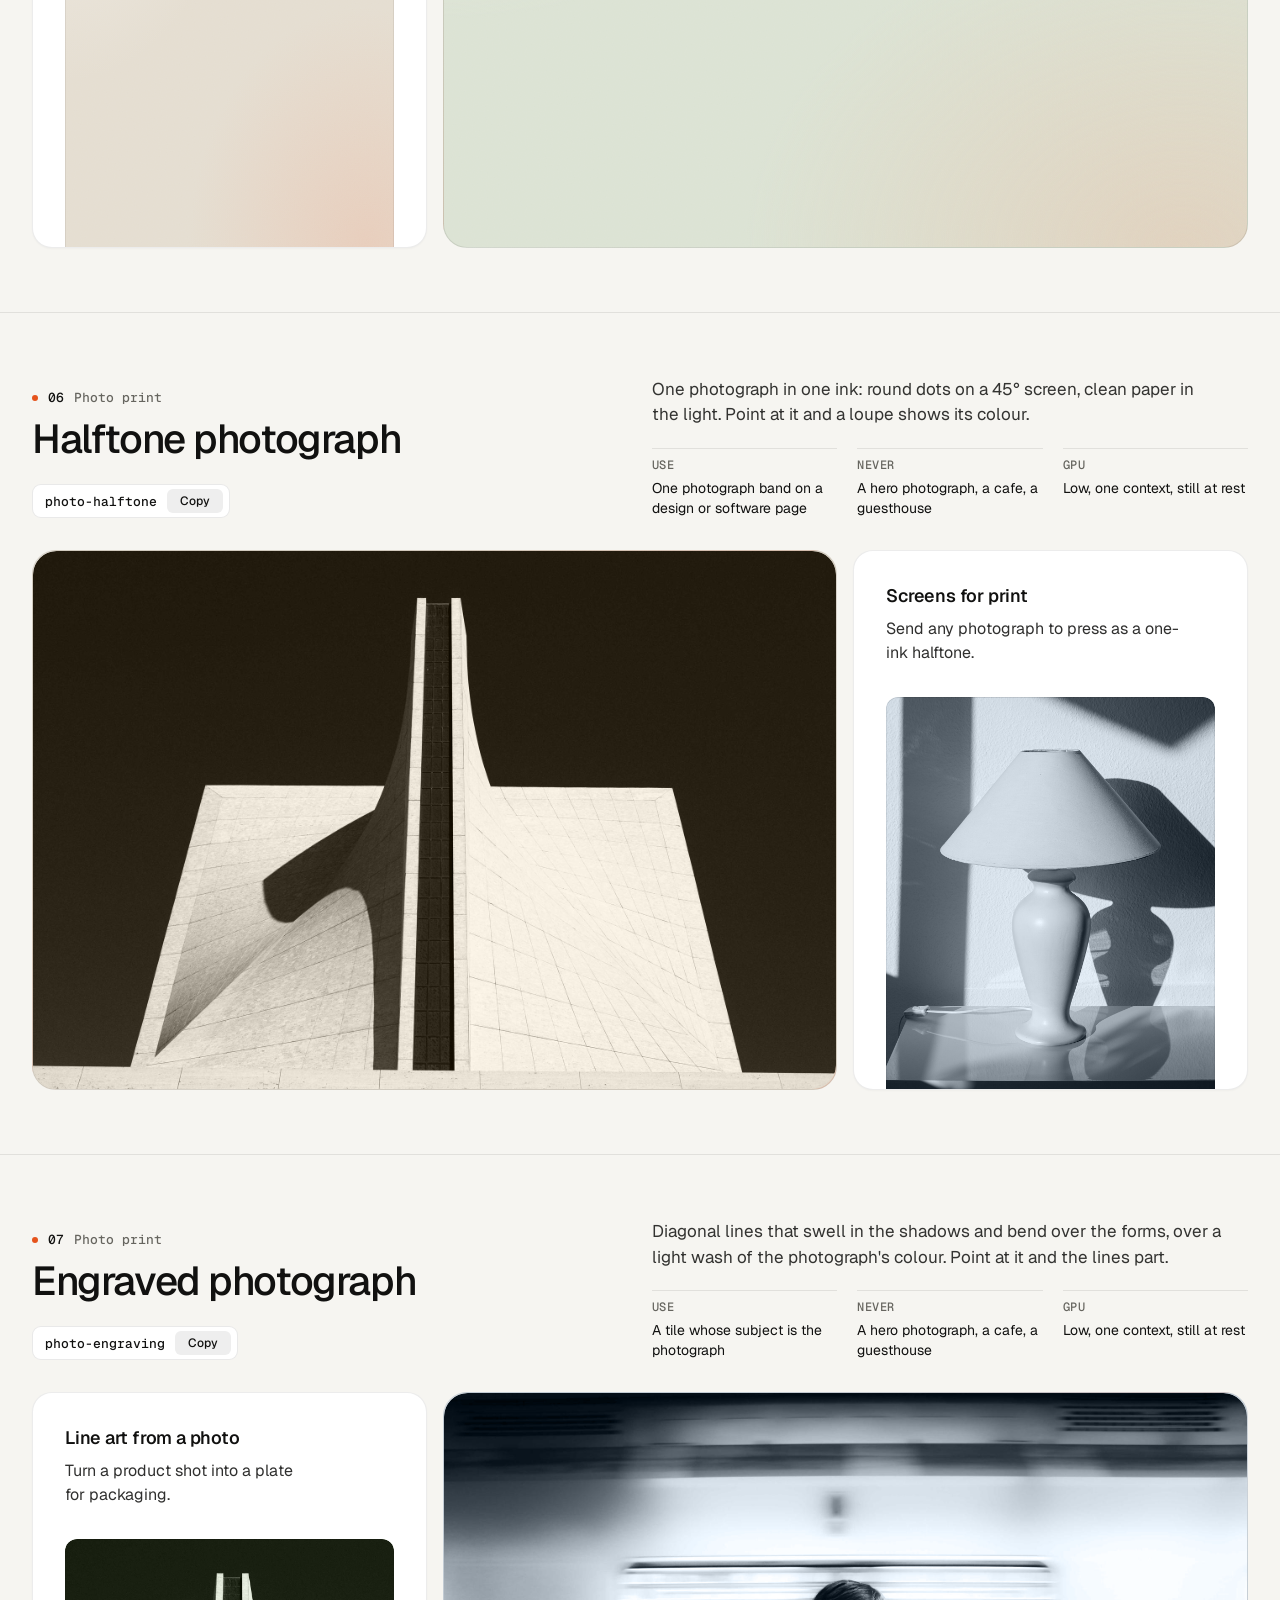
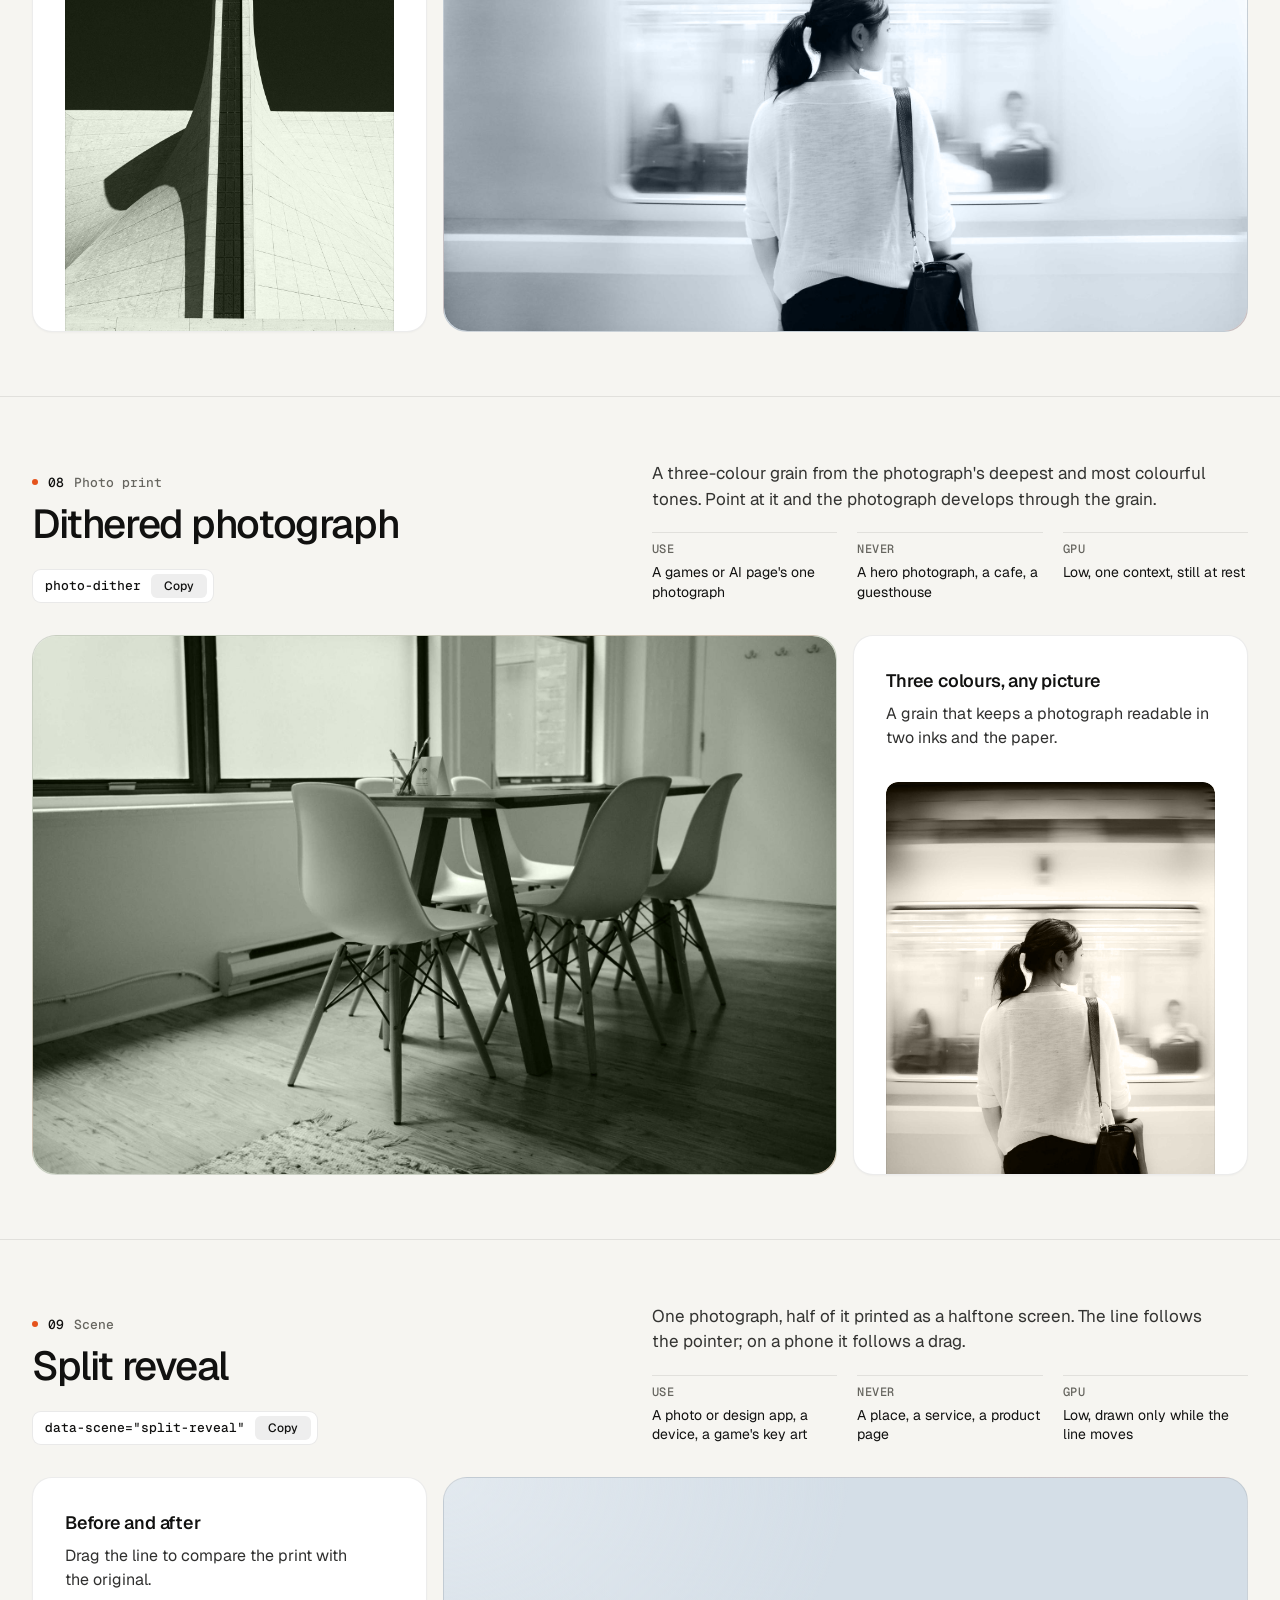
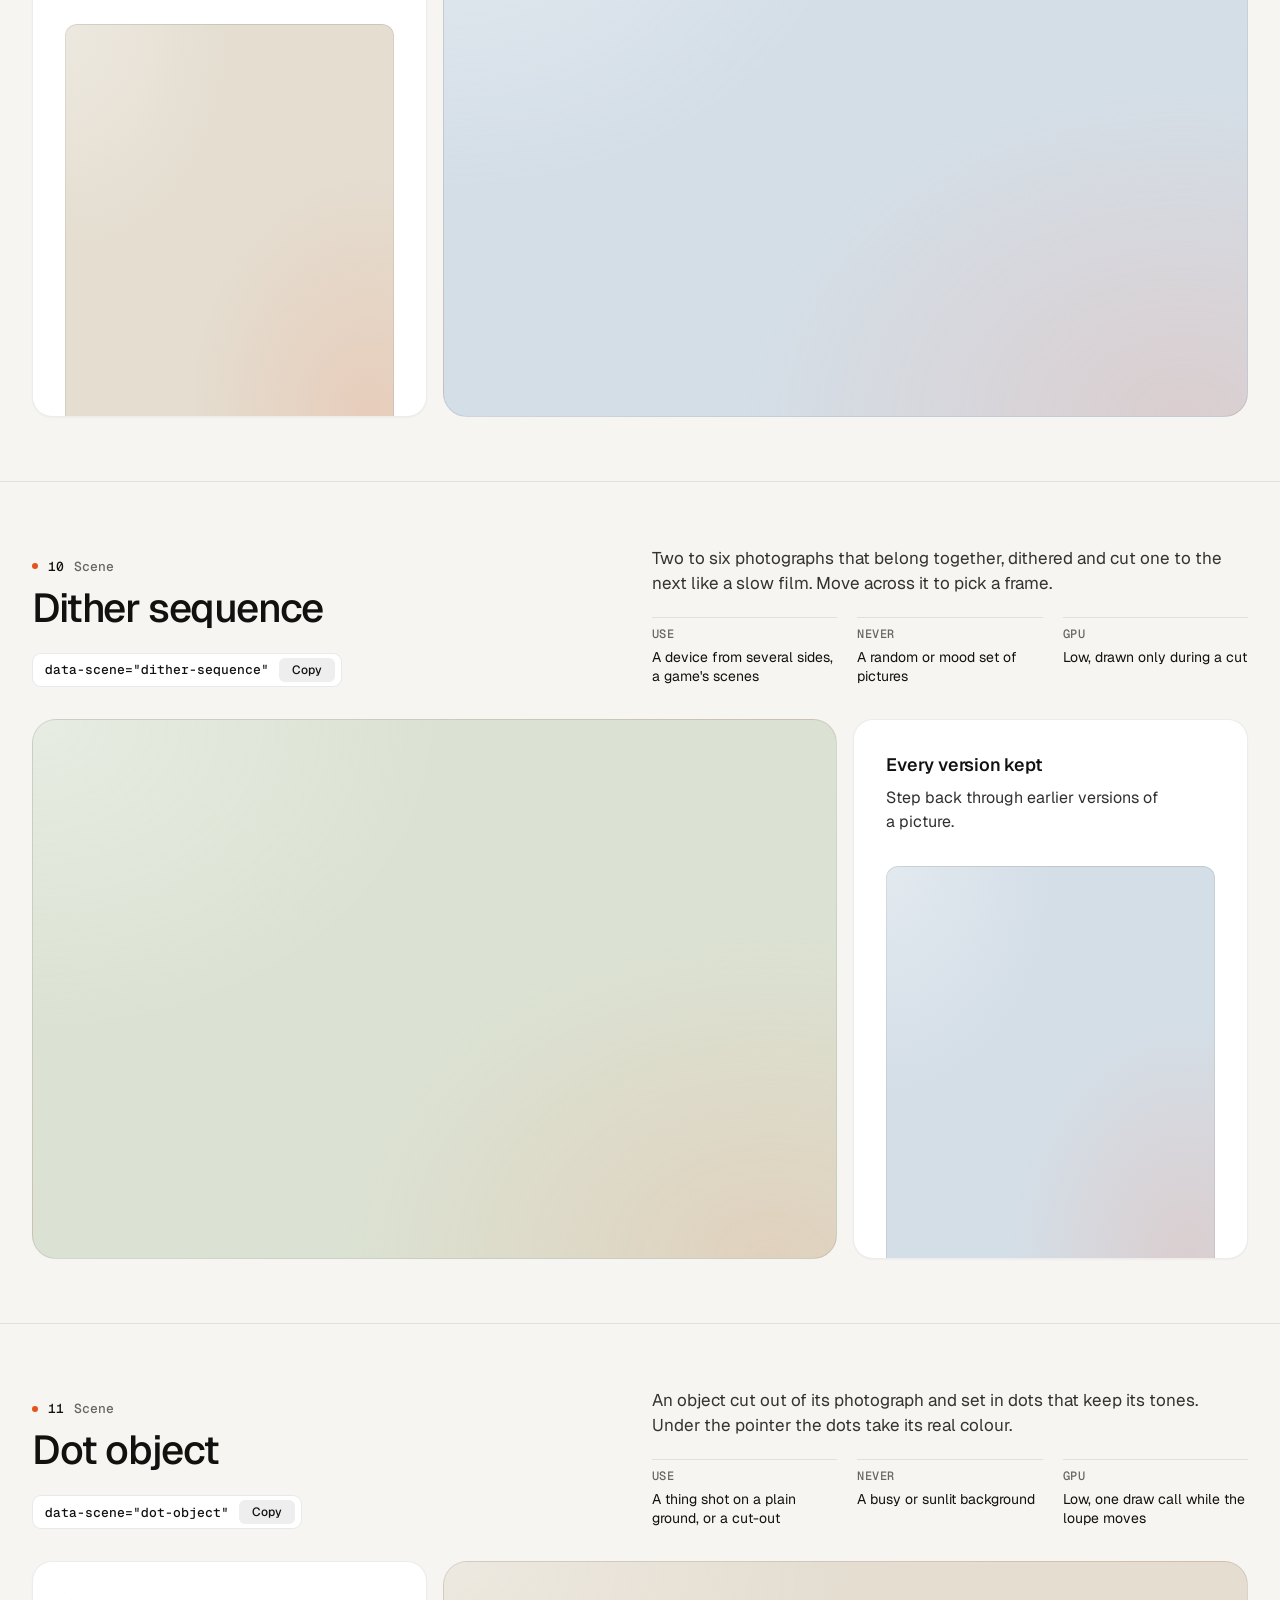
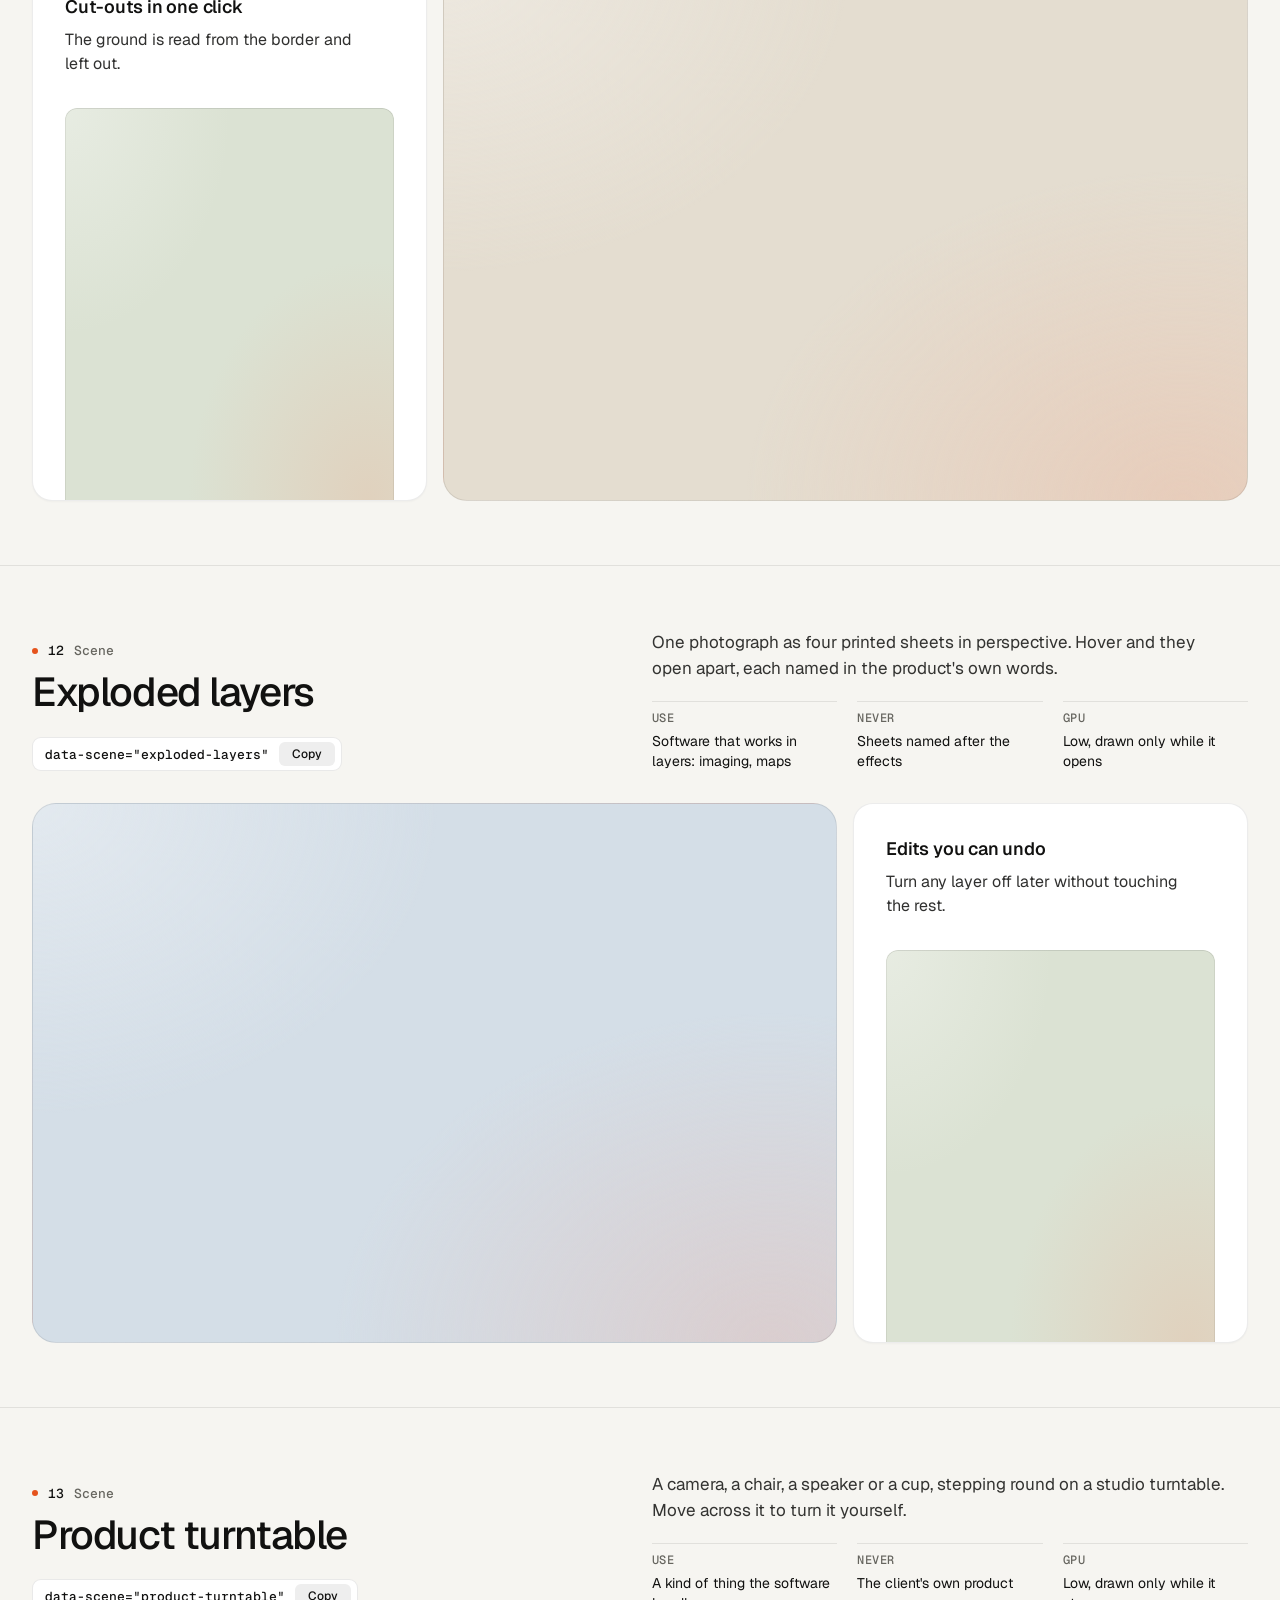
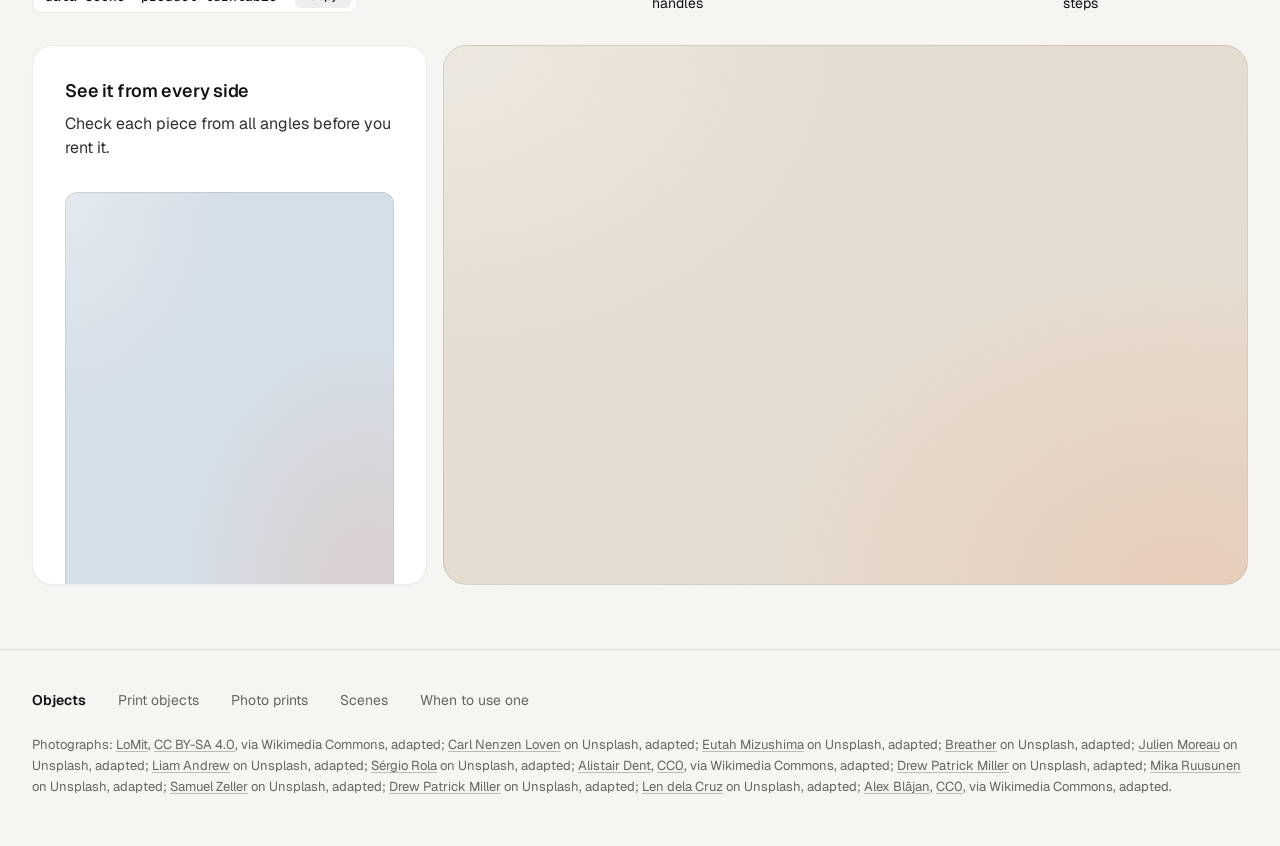
<file: assets/objects/index.html>
<!doctype html>
<html lang="en" data-palette="paper">
<head>
<script>window.__tpGlMax = 16;   /* a gallery shows many live effects at once; a page of a site keeps the default 4 (fx.js) */</script>
<meta charset="utf-8">
<meta name="viewport" content="width=device-width, initial-scale=1">
<title>Objects</title>
<meta name="description" content="Thirteen objects for one strong moment a page: products drawn in code, photographs printed by a shader, scenes that answer the pointer.">
<link rel="icon" href="data:,">
<link rel="preconnect" href="https://fonts.googleapis.com">
<link rel="preconnect" href="https://fonts.gstatic.com" crossorigin>
<link href="https://fonts.googleapis.com/css2?family=Geist:wght@300..700&family=Geist+Mono:wght@400;500&display=swap" rel="stylesheet">
<link rel="stylesheet" href="../ui/base.css">
<link rel="stylesheet" href="../ui/cards.css">
<style>
  /* palettes: page tokens, four grounds (--g1 sand, --g2 sky, --g3 sage, --g4 deep) and the globe's sea */
  :root {
    --font-text: "Geist", system-ui, sans-serif; --font-mono: "Geist Mono", ui-monospace, monospace;
    --ease: cubic-bezier(.2, .7, .2, 1);
    --gutter: 32px; --max: 1312px;
  }
  [data-palette="paper"] { --bg: #f6f5f1; --card: #ffffff; --surface: #ffffff; --ink: #111110; --muted: #66655f; --accent: #e5531c; --accent-ink: #ffffff;
    --g1: #e4ddd0; --g2: #d4dee7; --g3: #dbe2d3; --g4: #1a2230; --sea: #2f6aa8; --line: rgb(17 17 16 / 0.09); }
  [data-palette="stone"] { --bg: #e6e5e1; --card: #f3f2ef; --surface: #f3f2ef; --ink: #1a1b1d; --muted: #5d5e62; --accent: #2456d6; --accent-ink: #ffffff;
    --g1: #d6d5d0; --g2: #c9d4df; --g3: #dad3c6; --g4: #1d2633; --sea: #2456d6; --line: rgb(26 27 29 / 0.1); }
  [data-palette="graphite"] { --bg: #0b0b0c; --card: #141416; --surface: #141416; --ink: #f2f2ef; --muted: #96979c; --accent: #ff7a3c; --accent-ink: #120c08;
    --g1: #1e1d1b; --g2: #17202a; --g3: #1b201b; --g4: #23262c; --sea: #4f9be0; --line: rgb(242 242 239 / 0.09); }
  [data-palette="night"] { --bg: #070b14; --card: #0e1420; --surface: #0e1420; --ink: #e9edf3; --muted: #8b94a4; --accent: #5ab9fc; --accent-ink: #07101a;
    --g1: #121a29; --g2: #0f2231; --g3: #16202b; --g4: #1b2536; --sea: #5ab9fc; --line: rgb(233 237 243 / 0.09); }

  * { box-sizing: border-box; }
  html { scroll-padding-top: 64px; }
  html, body { margin: 0; }
  body { font-family: var(--font-text); background: var(--bg); color: var(--ink); -webkit-font-smoothing: antialiased; font-size: 16px; line-height: 1.5;
    transition: background-color 320ms var(--ease), color 320ms var(--ease); }
  a { color: inherit; }
  .wrap { max-width: var(--max); margin: 0 auto; padding: 0 var(--gutter); }

  /* ------------------------------------------------ the bar */
  .bar { position: sticky; top: 0; z-index: 30; background: color-mix(in oklab, var(--bg) 84%, transparent); backdrop-filter: blur(16px) saturate(1.2); border-bottom: 1px solid var(--line); }
  .bar__in { height: 64px; display: flex; align-items: center; gap: 32px; }
  .brand { display: inline-flex; align-items: center; gap: 10px; font-weight: 600; font-size: 15px; letter-spacing: -0.01em; text-decoration: none; }
  .brand svg { width: 22px; height: 22px; }
  .brand svg .a { fill: var(--accent); transition: transform 420ms var(--ease); transform-origin: 11px 11px; }
  .brand:hover svg .a { transform: rotate(90deg); }
  .nav { display: flex; gap: 24px; font-size: 14px; }
  .nav a { position: relative; text-decoration: none; color: var(--muted); transition: color 180ms ease; padding: 6px 0; }
  .nav a::after { content: ""; position: absolute; left: 0; right: 0; bottom: 0; height: 1px; background: currentColor; transform: scaleX(0); transform-origin: left; transition: transform 260ms var(--ease); }
  .nav a:hover { color: var(--ink); }
  .nav a:hover::after { transform: scaleX(1); }
  .sp { flex: 1; }
  .swatches { display: flex; align-items: center; gap: 6px; padding: 4px; border-radius: 999px; border: 1px solid var(--line); background: var(--card); }
  .sw { position: relative; width: 26px; height: 26px; border-radius: 50%; border: 0; padding: 0; cursor: pointer; background: linear-gradient(135deg, var(--s-bg) 0 50%, var(--s-ac) 50% 100%);
    box-shadow: inset 0 0 0 1px rgb(0 0 0 / 0.12); transition: transform 200ms var(--ease); }
  .sw::after { content: ""; position: absolute; inset: -3px; border-radius: 50%; box-shadow: 0 0 0 1.5px var(--ink); opacity: 0; transform: scale(0.8); transition: opacity 200ms ease, transform 260ms var(--ease); }
  .sw:hover { transform: scale(1.08); }
  .sw:active { transform: scale(0.94); }
  .sw[aria-pressed="true"]::after { opacity: 1; transform: scale(1); }
  .sw:focus-visible { outline: 2px solid var(--ink); outline-offset: 3px; }
  .sw-label { font-size: 13px; color: var(--muted); min-width: 60px; text-align: right; }

  /* ------------------------------------------------ grounds: a soft lit mesh of the ground's own tone, a fine grain */
  .gr, .card > .panel.gr { --calm-k: 0%; background-color: var(--pg);
    background-image:
      radial-gradient(80% 90% at 92% 100%, color-mix(in oklab, var(--accent) 13%, var(--pg)), transparent 68%),
      radial-gradient(70% 80% at 0% 0%, color-mix(in oklab, var(--lift, #ffffff) var(--lift-k, 34%), var(--pg)), transparent 72%); }
  .gr.dk, [data-palette="graphite"] .gr, [data-palette="night"] .gr { --lift: #ffffff; --lift-k: 6%; }
  .grain { position: absolute; inset: 0; z-index: 0; pointer-events: none; opacity: .32; mix-blend-mode: soft-light; border-radius: inherit;
    background-image: url("data:image/svg+xml;utf8,<svg xmlns='http://www.w3.org/2000/svg' width='160' height='160'><filter id='n'><feTurbulence type='fractalNoise' baseFrequency='.85' numOctaves='2' stitchTiles='stitch'/><feColorMatrix values='0 0 0 0 .5  0 0 0 0 .5  0 0 0 0 .5  0 0 0 .9 0'/></filter><rect width='100%' height='100%' filter='url(%23n)'/></svg>"); }
  .slot { position: absolute; inset: 0; z-index: 1; border-radius: inherit; }
  .slot > .host { position: absolute; inset: 0; border-radius: inherit; overflow: hidden; }

  /* ------------------------------------------------ hero */
  .hero { min-height: calc(100svh - 64px); display: grid; align-items: center; padding: 56px 0; }
  .hero__grid { display: grid; grid-template-columns: repeat(12, minmax(0, 1fr)); gap: 24px; align-items: center; }
  .hero__copy { grid-column: 1 / span 5; }
  .hero h1 { margin: 0; font-size: clamp(44px, 3.4vw + 12px, 72px); line-height: 1.02; letter-spacing: -0.045em; font-weight: 520; text-wrap: balance; }
  .hero__lede { margin: 24px 0 0; font-size: 19px; line-height: 1.5; color: var(--muted); max-width: 40ch; text-wrap: pretty; }
  .index { margin: 40px 0 0; padding: 0; list-style: none; border-top: 1px solid var(--line); max-width: 460px; }
  .index a { display: grid; grid-template-columns: 1fr auto 20px; align-items: center; gap: 16px; padding: 14px 0; border-bottom: 1px solid var(--line); text-decoration: none; font-size: 16px; font-weight: 500; }
  .index a span { font: 500 13px/1 var(--font-mono); color: var(--muted); }
  .index a svg { width: 16px; height: 16px; transition: transform 260ms var(--ease); }
  .index a:hover svg { transform: translateX(4px); }
  .hero__pics { grid-column: 7 / span 6; display: grid; grid-template-columns: 1fr 1fr; gap: 16px; height: min(70svh, 660px); min-height: 440px; }
  .pic { position: relative; overflow: clip; border-radius: 20px; border: 1px solid var(--line); isolation: isolate; }
  .pic img { position: absolute; inset: 0; width: 100%; height: 100%; object-fit: cover; object-position: 50% 42%; display: block; }
  .pic--down { margin-top: 48px; }

  /* ------------------------------------------------ an object, one screen */
  .obj { min-height: calc(100svh - 64px); display: grid; align-content: center; padding: 64px 0; border-top: 1px solid var(--line); }
  .obj__head { display: grid; grid-template-columns: repeat(12, minmax(0, 1fr)); gap: 24px; align-items: end; margin-bottom: 32px; }
  .obj__title { grid-column: 1 / span 5; }
  .obj__n { margin: 0 0 14px; font: 500 13px/1 var(--font-mono); color: var(--muted); display: flex; gap: 10px; align-items: center; }
  .obj__n b { color: var(--ink); font-weight: 500; }
  .obj__n i { width: 6px; height: 6px; border-radius: 50%; background: var(--accent); display: inline-block; }
  .obj h2 { margin: 0; font-size: clamp(34px, 1.9vw + 16px, 52px); line-height: 1.04; letter-spacing: -0.035em; font-weight: 520; text-wrap: balance; }
  .obj__about { grid-column: 7 / span 6; }
  .obj__line { margin: 0; font-size: 17px; line-height: 1.5; color: color-mix(in oklab, var(--ink) 82%, var(--bg)); max-width: 52ch; text-wrap: pretty; }
  .facts { display: grid; grid-template-columns: repeat(3, minmax(0, 1fr)); gap: 20px; margin: 20px 0 0; }
  .facts div { border-top: 1px solid var(--line); padding-top: 10px; }
  .facts dt { font: 500 12px/1 var(--font-mono); color: var(--muted); text-transform: uppercase; letter-spacing: .04em; }
  .facts dd { margin: 8px 0 0; font-size: 14px; line-height: 1.4; }
  .copy { margin-top: 24px; display: inline-flex; align-items: center; gap: 10px; height: 34px; padding: 0 6px 0 12px; border-radius: 9px; border: 1px solid var(--line);
    background: var(--card); color: var(--ink); font: 500 13px/1 var(--font-mono); cursor: pointer; transition: border-color 180ms ease, transform 160ms var(--ease); }
  .copy:hover { border-color: color-mix(in oklab, var(--ink) 24%, transparent); }
  .copy:active { transform: scale(0.97); }
  .copy:focus-visible { outline: 2px solid var(--ink); outline-offset: 2px; }
  .copy em { font-style: normal; display: inline-grid; place-items: center; height: 24px; padding: 0 8px; border-radius: 6px; background: color-mix(in oklab, var(--ink) 7%, transparent); font-family: var(--font-text); font-size: 12px; overflow: hidden; }
  .copy em span { grid-area: 1 / 1; transition: transform 260ms var(--ease), opacity 200ms ease; }
  .copy em span + span { transform: translateY(110%); opacity: 0; }
  .copy.done em span:first-child { transform: translateY(-110%); opacity: 0; }
  .copy.done em span + span { transform: none; opacity: 1; }

  .duo { display: grid; grid-template-columns: repeat(12, minmax(0, 1fr)); gap: 16px; height: clamp(400px, calc(100svh - 360px), 600px); }
  .big { grid-column: 1 / span 8; position: relative; overflow: clip; isolation: isolate; border-radius: 24px; border: 1px solid var(--line); }
  .duo .card { grid-column: 9 / span 4; }
  .obj:nth-of-type(even) .big { grid-column: 5 / span 8; grid-row: 1; }
  .obj:nth-of-type(even) .duo .card { grid-column: 1 / span 4; grid-row: 1; }
  .duo .card > .panel { flex: 1 1 auto; min-height: 0; }

  /* ------------------------------------------------ footer */
  .foot { border-top: 1px solid var(--line); padding: 40px 0 48px; font-size: 14px; color: var(--muted); }
  .foot__row { display: flex; flex-wrap: wrap; gap: 12px 32px; align-items: baseline; }
  .foot__row b { color: var(--ink); font-weight: 600; }
  .foot__row a { text-decoration: none; }
  .foot__row a:hover { color: var(--ink); }
  .credits { margin: 24px 0 0; font-size: 13px; line-height: 1.6; color: var(--muted); }
  .credits a { text-decoration: underline; text-decoration-color: color-mix(in oklab, currentColor 40%, transparent); text-underline-offset: 2px; }

  @media (max-width: 1023px) {
    .hero__copy, .hero__pics { grid-column: 1 / -1; }
    .hero__pics { height: auto; min-height: 0; }
    .pic { aspect-ratio: 3 / 4; }
    .obj__title, .obj__about { grid-column: 1 / -1; }
    .duo { height: auto; grid-template-columns: minmax(0, 1fr); }
    .big, .duo .card, .obj:nth-of-type(even) .big, .obj:nth-of-type(even) .duo .card { grid-column: 1 / -1; grid-row: auto; }
    .big { aspect-ratio: 4 / 3; }
    .duo .card > .panel { flex: none; height: 320px; }
  }
  @media (max-width: 760px) {
    :root { --gutter: 16px; }
    .nav, .sw-label { display: none; }
    .hero { padding: 32px 0 40px; }
    .hero__lede { font-size: 17px; }
    .hero__pics { gap: 10px; }
    .pic { border-radius: 16px; }
    .pic--down { margin-top: 28px; }
    .obj { padding: 72px 0; min-height: 0; }
    .obj .wrap { display: flex; flex-direction: column; }
    .obj__head, .obj__about { display: contents; }
    .obj__title { order: 1; margin-bottom: 16px; }
    .obj__line { order: 2; margin-bottom: 28px; }
    .duo { order: 3; }
    .facts { order: 4; margin-top: 28px; }
    .copy, .index { display: none; }
    .facts { grid-template-columns: minmax(0, 1fr); gap: 0; }
    .facts div { display: grid; grid-template-columns: 96px 1fr; gap: 12px; padding: 10px 0; }
    .facts dd { margin: 0; }
    .big { aspect-ratio: 4 / 5; border-radius: 18px; }
    .duo .card > .panel { height: 300px; }
  }
  @media (prefers-reduced-motion: reduce) { *, *::before, *::after { transition-duration: 0ms !important; } }
</style>
</head>
<body>
<header class="bar">
  <div class="wrap bar__in">
    <a class="brand" href="#top" aria-label="Objects, back to the top">
      <svg viewBox="0 0 22 22" aria-hidden="true"><rect x="1" y="1" width="20" height="20" rx="6" fill="currentColor"/><rect class="a" x="7" y="7" width="8" height="8" rx="2"/></svg>
      Objects
    </a>
    <nav class="nav" aria-label="Families">
      <a href="#print-cup">Print objects</a>
      <a href="#photo-halftone">Photo prints</a>
      <a href="#split-reveal">Scenes</a>
    </nav>
    <span class="sp"></span>
    <span class="sw-label" id="sw-label">Paper</span>
    <div class="swatches" role="group" aria-label="Palette">
      <button type="button" class="sw" data-pal="paper" aria-label="Paper" aria-pressed="true" style="--s-bg:#f6f5f1;--s-ac:#e5531c"></button>
      <button type="button" class="sw" data-pal="stone" aria-label="Stone" aria-pressed="false" style="--s-bg:#e6e5e1;--s-ac:#2456d6"></button>
      <button type="button" class="sw" data-pal="graphite" aria-label="Graphite" aria-pressed="false" style="--s-bg:#141416;--s-ac:#ff7a3c"></button>
      <button type="button" class="sw" data-pal="night" aria-label="Night" aria-pressed="false" style="--s-bg:#0e1420;--s-ac:#5ab9fc"></button>
    </div>
  </div>
</header>

<main id="top">
  <section class="hero">
    <div class="wrap hero__grid">
      <div class="hero__copy">
        <h1>Objects for one strong moment a page.</h1>
        <p class="hero__lede">Products drawn in code, photographs printed by a shader, and scenes that answer the pointer. A photograph leads where there is one. An object leads where there is none.</p>
        <ul class="index">
          <li><a href="#print-cup">Print objects <span>05</span><svg viewBox="0 0 16 16" fill="none" stroke="currentColor" stroke-width="1.5" aria-hidden="true"><path d="M3 8h10M9 4l4 4-4 4"/></svg></a></li>
          <li><a href="#photo-halftone">Photo prints <span>03</span><svg viewBox="0 0 16 16" fill="none" stroke="currentColor" stroke-width="1.5" aria-hidden="true"><path d="M3 8h10M9 4l4 4-4 4"/></svg></a></li>
          <li><a href="#split-reveal">Scenes <span>05</span><svg viewBox="0 0 16 16" fill="none" stroke="currentColor" stroke-width="1.5" aria-hidden="true"><path d="M3 8h10M9 4l4 4-4 4"/></svg></a></li>
        </ul>
      </div>
      <div class="hero__pics">
        <div class="pic"><img src="photo-kit/photos/lamp.jpg" width="1280" height="1757" alt="Cream ceramic table lamp on a glossy side table in low sun" decoding="async"></div>
        <article class="pic pic--down gr" style="--pg: var(--g1)" aria-label="A balanced-arm desk lamp">
          <div class="grain"></div>
          <div class="slot" data-slot='{"kind":"print","id":"print-lamp","place":"card","ground":"g1","params":{"size":1.06,"x":-0.08,"y":-0.2}}'></div>
        </article>
      </div>
    </div>
  </section>

  <!-- ===================================================== print objects -->
  <section class="obj" id="print-cup">
    <div class="wrap">
      <div class="obj__head">
        <div class="obj__title"><p class="obj__n"><i></i><b>01</b> Print object</p><h2>Cup and saucer</h2>
          <button type="button" class="copy" data-copy='<div data-print="print-cup" data-print-place="card"></div>'>data-print="print-cup"<em><span>Copy</span><span>Copied</span></em></button></div>
        <div class="obj__about">
          <p class="obj__line">A porcelain cup of coffee on its saucer, the glaze in your accent. Click it to stir.</p>
          <dl class="facts"><div><dt>Leads</dt><dd>A tableware maker with no photographs</dd></div><div><dt>As a print</dt><dd>A software card about a morning</dd></div><div><dt>GPU</dt><dd>High while it turns, one frame at rest</dd></div></dl>
        </div>
      </div>
      <div class="duo">
        <article class="big gr" style="--pg: var(--g1)"><div class="grain"></div>
          <div class="slot" data-slot='{"kind":"print","id":"print-cup","place":"hero","ground":"g1","params":{"size":0.96,"x":0.16,"y":-0.04}}'></div></article>
        <article class="card"><h3>Morning digest</h3><p>One email at 8:00 with everything that changed overnight.</p>
          <div class="panel gr" style="--pg: var(--g2)"><div class="grain"></div>
            <div class="slot" data-slot='{"kind":"print","id":"print-cup","place":"card","ground":"g2","params":{"effect":"halftone","turn":0}}'></div></div></article>
      </div>
    </div>
  </section>

  <section class="obj" id="print-wheel">
    <div class="wrap">
      <div class="obj__head">
        <div class="obj__title"><p class="obj__n"><i></i><b>02</b> Print object</p><h2>Bicycle wheel</h2>
          <button type="button" class="copy" data-copy='<div data-print="print-wheel" data-print-place="card"></div>'>data-print="print-wheel"<em><span>Copy</span><span>Copied</span></em></button></div>
        <div class="obj__about">
          <p class="obj__line">A road wheel with a tan-wall tyre, an alloy rim and 24 spokes, the hub in your accent. Click it to spin it up.</p>
          <dl class="facts"><div><dt>Leads</dt><dd>A maker of wheels or hubs, never a whole bike</dd></div><div><dt>As a print</dt><dd>A card about speed or a mechanism</dd></div><div><dt>GPU</dt><dd>High while it turns, one frame at rest</dd></div></dl>
        </div>
      </div>
      <div class="duo">
        <article class="big gr" style="--pg: var(--g2)"><div class="grain"></div>
          <div class="slot" data-slot='{"kind":"print","id":"print-wheel","place":"card","ground":"g2","params":{"size":1.34,"x":-0.08,"y":-0.3}}'></div></article>
        <article class="card"><h3>Background sync</h3><p>Runs every five minutes, whether the app is open or not.</p>
          <div class="panel gr" style="--pg: var(--g3)"><div class="grain"></div>
            <div class="slot" data-slot='{"kind":"print","id":"print-wheel","place":"card","ground":"g3","params":{"effect":"halftone","turn":0}}'></div></div></article>
      </div>
    </div>
  </section>

  <section class="obj" id="print-lamp">
    <div class="wrap">
      <div class="obj__head">
        <div class="obj__title"><p class="obj__n"><i></i><b>03</b> Print object</p><h2>Desk lamp</h2>
          <button type="button" class="copy" data-copy='<div data-print="print-lamp" data-print-place="card"></div>'>data-print="print-lamp"<em><span>Copy</span><span>Copied</span></em></button></div>
        <div class="obj__about">
          <p class="obj__line">A balanced-arm desk lamp on chrome springs, the base and shade enamelled in your accent. Click it to switch it on.</p>
          <dl class="facts"><div><dt>Leads</dt><dd>A lighting maker with no photographs</dd></div><div><dt>As a print</dt><dd>A card about focus or working late</dd></div><div><dt>GPU</dt><dd>High while it moves, one frame at rest</dd></div></dl>
        </div>
      </div>
      <div class="duo">
        <article class="big gr" style="--pg: var(--g3)"><div class="grain"></div>
          <div class="slot" data-slot='{"kind":"print","id":"print-lamp","place":"hero","ground":"g3","params":{"size":0.98,"x":0.14,"y":-0.06,"angle":-24}}'></div></article>
        <article class="card"><h3>Focus mode</h3><p>Alerts wait until you switch it off.</p>
          <div class="panel gr dk" style="--pg: var(--g4)"><div class="grain"></div>
            <div class="slot" data-slot='{"kind":"print","id":"print-lamp","place":"card","ground":"g4","params":{"effect":"dither","step":1,"turn":0}}' aria-label="A desk lamp, switched on"></div></div></article>
      </div>
    </div>
  </section>

  <section class="obj" id="print-globe">
    <div class="wrap">
      <div class="obj__head">
        <div class="obj__title"><p class="obj__n"><i></i><b>04</b> Print object</p><h2>Desk globe</h2>
          <button type="button" class="copy" data-copy='<div data-print="print-globe" data-print-place="card" data-print-params=&apos;{"effect":"engrave"}&apos;></div>'>data-print="print-globe"<em><span>Copy</span><span>Copied</span></em></button></div>
        <div class="obj__about">
          <p class="obj__line">A desk globe with the real coastlines, a brass meridian and a walnut stand. Its sea takes a blue or teal accent. Click it to spin.</p>
          <dl class="facts"><div><dt>Leads</dt><dd>A maker of globes or maps</dd></div><div><dt>As a print</dt><dd>A card about regions or shipping</dd></div><div><dt>GPU</dt><dd>High while it turns, one frame at rest</dd></div></dl>
        </div>
      </div>
      <div class="duo">
        <article class="big gr" style="--pg: var(--g2)"><div class="grain"></div>
          <div class="slot" data-slot='{"kind":"print","id":"print-globe","place":"card","ground":"g2","sea":true,"params":{"size":1.3,"x":-0.1,"y":-0.3}}'></div></article>
        <article class="card"><h3>14 regions</h3><p>Pick where your data lives. Move it later in two clicks.</p>
          <div class="panel gr dk" style="--pg: var(--g4)"><div class="grain"></div>
            <div class="slot" data-slot='{"kind":"print","id":"print-globe","place":"card","ground":"g4","sea":true,"params":{"effect":"engrave","turn":0}}'></div></div></article>
      </div>
    </div>
  </section>

  <section class="obj" id="print-cards">
    <div class="wrap">
      <div class="obj__head">
        <div class="obj__title"><p class="obj__n"><i></i><b>05</b> Print object</p><h2>Playing cards</h2>
          <button type="button" class="copy" data-copy='<div data-print="print-cards" data-print-place="card"></div>'>data-print="print-cards"<em><span>Copy</span><span>Copied</span></em></button></div>
        <div class="obj__about">
          <p class="obj__line">A stack of playing cards, the ace of diamonds face up and the backs in your accent. Click to fan them out.</p>
          <dl class="facts"><div><dt>Leads</dt><dd>A maker of card or board games</dd></div><div><dt>As a print</dt><dd>A games card about a hand or a deal</dd></div><div><dt>GPU</dt><dd>High while it moves, one frame at rest</dd></div></dl>
        </div>
      </div>
      <div class="duo">
        <article class="big gr" style="--pg: var(--g3)"><div class="grain"></div>
          <div class="slot" data-slot='{"kind":"print","id":"print-cards","place":"hero","ground":"g3","params":{"size":0.98,"x":0.16,"y":-0.04}}'></div></article>
        <article class="card"><h3>Fair draws</h3><p>Every shuffle is logged, so any player can check a deal.</p>
          <div class="panel gr" style="--pg: var(--g1)"><div class="grain"></div>
            <div class="slot" data-slot='{"kind":"print","id":"print-cards","place":"card","ground":"g1","params":{"effect":"halftone","turn":0}}'></div></div></article>
      </div>
    </div>
  </section>

  <!-- ===================================================== photo prints -->
  <section class="obj" id="photo-halftone">
    <div class="wrap">
      <div class="obj__head">
        <div class="obj__title"><p class="obj__n"><i></i><b>06</b> Photo print</p><h2>Halftone photograph</h2>
          <button type="button" class="copy" data-copy="import print from './assets/objects/photo-halftone/object.js'; print.mount(frame, { palette: fx.readPalette(frame) });">photo-halftone<em><span>Copy</span><span>Copied</span></em></button></div>
        <div class="obj__about">
          <p class="obj__line">One photograph in one ink: round dots on a 45° screen, clean paper in the light. Point at it and a loupe shows its colour.</p>
          <dl class="facts"><div><dt>Use</dt><dd>One photograph band on a design or software page</dd></div><div><dt>Never</dt><dd>A hero photograph, a cafe, a guesthouse</dd></div><div><dt>GPU</dt><dd>Low, one context, still at rest</dd></div></dl>
        </div>
      </div>
      <div class="duo">
        <article class="big gr" style="--pg: var(--g1)">
          <div class="slot" data-slot='{"kind":"photo","id":"photo-halftone","ground":"g1","photo":"concrete"}'></div></article>
        <article class="card"><h3>Screens for print</h3><p>Send any photograph to press as a one-ink halftone.</p>
          <div class="panel gr" style="--pg: var(--g2)">
            <div class="slot" data-slot='{"kind":"photo","id":"photo-halftone","ground":"g2","photo":"lamp","params":{"tint":1}}'></div></div></article>
      </div>
    </div>
  </section>

  <section class="obj" id="photo-engraving">
    <div class="wrap">
      <div class="obj__head">
        <div class="obj__title"><p class="obj__n"><i></i><b>07</b> Photo print</p><h2>Engraved photograph</h2>
          <button type="button" class="copy" data-copy="import print from './assets/objects/photo-engraving/object.js'; print.mount(frame, { palette: fx.readPalette(frame) });">photo-engraving<em><span>Copy</span><span>Copied</span></em></button></div>
        <div class="obj__about">
          <p class="obj__line">Diagonal lines that swell in the shadows and bend over the forms, over a light wash of the photograph's colour. Point at it and the lines part.</p>
          <dl class="facts"><div><dt>Use</dt><dd>A tile whose subject is the photograph</dd></div><div><dt>Never</dt><dd>A hero photograph, a cafe, a guesthouse</dd></div><div><dt>GPU</dt><dd>Low, one context, still at rest</dd></div></dl>
        </div>
      </div>
      <div class="duo">
        <article class="big gr" style="--pg: var(--g2)">
          <div class="slot" data-slot='{"kind":"photo","id":"photo-engraving","ground":"g2","photo":"platform","photoDark":"concrete"}'></div></article>
        <article class="card"><h3>Line art from a photo</h3><p>Turn a product shot into a plate for packaging.</p>
          <div class="panel gr" style="--pg: var(--g3)">
            <div class="slot" data-slot='{"kind":"photo","id":"photo-engraving","ground":"g3","photo":"concrete","photoDark":"room"}'></div></div></article>
      </div>
    </div>
  </section>

  <section class="obj" id="photo-dither">
    <div class="wrap">
      <div class="obj__head">
        <div class="obj__title"><p class="obj__n"><i></i><b>08</b> Photo print</p><h2>Dithered photograph</h2>
          <button type="button" class="copy" data-copy="import print from './assets/objects/photo-dither/object.js'; print.mount(frame, { palette: fx.readPalette(frame) });">photo-dither<em><span>Copy</span><span>Copied</span></em></button></div>
        <div class="obj__about">
          <p class="obj__line">A three-colour grain from the photograph's deepest and most colourful tones. Point at it and the photograph develops through the grain.</p>
          <dl class="facts"><div><dt>Use</dt><dd>A games or AI page's one photograph</dd></div><div><dt>Never</dt><dd>A hero photograph, a cafe, a guesthouse</dd></div><div><dt>GPU</dt><dd>Low, one context, still at rest</dd></div></dl>
        </div>
      </div>
      <div class="duo">
        <article class="big gr" style="--pg: var(--g3)">
          <div class="slot" data-slot='{"kind":"photo","id":"photo-dither","ground":"g3","photo":"room"}'></div></article>
        <article class="card"><h3>Three colours, any picture</h3><p>A grain that keeps a photograph readable in two inks and the paper.</p>
          <div class="panel gr" style="--pg: var(--g1)">
            <div class="slot" data-slot='{"kind":"photo","id":"photo-dither","ground":"g1","photo":"platform"}'></div></div></article>
      </div>
    </div>
  </section>

  <!-- ===================================================== scenes -->
  <section class="obj" id="split-reveal">
    <div class="wrap">
      <div class="obj__head">
        <div class="obj__title"><p class="obj__n"><i></i><b>09</b> Scene</p><h2>Split reveal</h2>
          <button type="button" class="copy" data-copy='<div data-scene="split-reveal" data-scene-src="assets/img/photo.jpg"></div>'>data-scene="split-reveal"<em><span>Copy</span><span>Copied</span></em></button></div>
        <div class="obj__about">
          <p class="obj__line">One photograph, half of it printed as a halftone screen. The line follows the pointer; on a phone it follows a drag.</p>
          <dl class="facts"><div><dt>Use</dt><dd>A photo or design app, a device, a game's key art</dd></div><div><dt>Never</dt><dd>A place, a service, a product page</dd></div><div><dt>GPU</dt><dd>Low, drawn only while the line moves</dd></div></dl>
        </div>
      </div>
      <div class="duo">
        <article class="big gr" style="--pg: var(--g2)">
          <div class="slot" data-slot='{"kind":"scene","id":"split-reveal","ground":"g2","src":"default"}'></div></article>
        <article class="card"><h3>Before and after</h3><p>Drag the line to compare the print with the original.</p>
          <div class="panel gr" style="--pg: var(--g1)">
            <div class="slot" data-slot='{"kind":"scene","id":"split-reveal","ground":"g1","src":"roof","params":{"side":"right","split":0.42}}'></div></div></article>
      </div>
    </div>
  </section>

  <section class="obj" id="dither-sequence">
    <div class="wrap">
      <div class="obj__head">
        <div class="obj__title"><p class="obj__n"><i></i><b>10</b> Scene</p><h2>Dither sequence</h2>
          <button type="button" class="copy" data-copy='<div data-scene="dither-sequence" data-scene-src=&apos;[{"src":"a.jpg"},{"src":"b.jpg"}]&apos;></div>'>data-scene="dither-sequence"<em><span>Copy</span><span>Copied</span></em></button></div>
        <div class="obj__about">
          <p class="obj__line">Two to six photographs that belong together, dithered and cut one to the next like a slow film. Move across it to pick a frame.</p>
          <dl class="facts"><div><dt>Use</dt><dd>A device from several sides, a game's scenes</dd></div><div><dt>Never</dt><dd>A random or mood set of pictures</dd></div><div><dt>GPU</dt><dd>Low, drawn only during a cut</dd></div></dl>
        </div>
      </div>
      <div class="duo">
        <article class="big gr" style="--pg: var(--g3)">
          <div class="slot" data-slot='{"kind":"scene","id":"dither-sequence","ground":"g3","src":"default"}'></div></article>
        <article class="card"><h3>Every version kept</h3><p>Step back through earlier versions of a picture.</p>
          <div class="panel gr" style="--pg: var(--g2)">
            <div class="slot" data-slot='{"kind":"scene","id":"dither-sequence","ground":"g2","src":"spirals","params":{"fit":"contain","autoplay":0}}'></div></div></article>
      </div>
    </div>
  </section>

  <section class="obj" id="dot-object">
    <div class="wrap">
      <div class="obj__head">
        <div class="obj__title"><p class="obj__n"><i></i><b>11</b> Scene</p><h2>Dot object</h2>
          <button type="button" class="copy" data-copy='<div data-scene="dot-object" data-scene-src="assets/img/object-on-white.jpg"></div>'>data-scene="dot-object"<em><span>Copy</span><span>Copied</span></em></button></div>
        <div class="obj__about">
          <p class="obj__line">An object cut out of its photograph and set in dots that keep its tones. Under the pointer the dots take its real colour.</p>
          <dl class="facts"><div><dt>Use</dt><dd>A thing shot on a plain ground, or a cut-out</dd></div><div><dt>Never</dt><dd>A busy or sunlit background</dd></div><div><dt>GPU</dt><dd>Low, one draw call while the loupe moves</dd></div></dl>
        </div>
      </div>
      <div class="duo">
        <article class="big gr" style="--pg: var(--g1)">
          <div class="slot" data-slot='{"kind":"scene","id":"dot-object","ground":"g1","src":"default"}'></div></article>
        <article class="card"><h3>Cut-outs in one click</h3><p>The ground is read from the border and left out.</p>
          <div class="panel gr" style="--pg: var(--g3)">
            <div class="slot" data-slot='{"kind":"scene","id":"dot-object","ground":"g3","src":"dahlia"}'></div></div></article>
      </div>
    </div>
  </section>

  <section class="obj" id="exploded-layers">
    <div class="wrap">
      <div class="obj__head">
        <div class="obj__title"><p class="obj__n"><i></i><b>12</b> Scene</p><h2>Exploded layers</h2>
          <button type="button" class="copy" data-copy='<div data-scene="exploded-layers" data-scene-src="assets/img/photo.jpg" data-scene-params=&apos;{"names":["Photo","Colour","Light","Depth"]}&apos;></div>'>data-scene="exploded-layers"<em><span>Copy</span><span>Copied</span></em></button></div>
        <div class="obj__about">
          <p class="obj__line">One photograph as four printed sheets in perspective. Hover and they open apart, each named in the product's own words.</p>
          <dl class="facts"><div><dt>Use</dt><dd>Software that works in layers: imaging, maps</dd></div><div><dt>Never</dt><dd>Sheets named after the effects</dd></div><div><dt>GPU</dt><dd>Low, drawn only while it opens</dd></div></dl>
        </div>
      </div>
      <div class="duo">
        <article class="big gr" style="--pg: var(--g2)">
          <div class="slot" data-slot='{"kind":"scene","id":"exploded-layers","ground":"g2","src":"default","params":{"names":["Photo","Colour","Light","Depth"]}}'></div></article>
        <article class="card"><h3>Edits you can undo</h3><p>Turn any layer off later without touching the rest.</p>
          <div class="panel gr" style="--pg: var(--g3)">
            <div class="slot" data-slot='{"kind":"scene","id":"exploded-layers","ground":"g3","src":"lattice"}'></div></div></article>
      </div>
    </div>
  </section>

  <section class="obj" id="product-turntable">
    <div class="wrap">
      <div class="obj__head">
        <div class="obj__title"><p class="obj__n"><i></i><b>13</b> Scene</p><h2>Product turntable</h2>
          <button type="button" class="copy" data-copy='<div data-scene="product-turntable" data-scene-params=&apos;{"form":"chair"}&apos;></div>'>data-scene="product-turntable"<em><span>Copy</span><span>Copied</span></em></button></div>
        <div class="obj__about">
          <p class="obj__line">A camera, a chair, a speaker or a cup, stepping round on a studio turntable. Move across it to turn it yourself.</p>
          <dl class="facts"><div><dt>Use</dt><dd>A kind of thing the software handles</dd></div><div><dt>Never</dt><dd>The client's own product</dd></div><div><dt>GPU</dt><dd>Low, drawn only while it steps</dd></div></dl>
        </div>
      </div>
      <div class="duo">
        <article class="big gr" style="--pg: var(--g1)">
          <div class="slot" data-slot='{"kind":"scene","id":"product-turntable","ground":"g1","params":{"form":"camera"}}' aria-label="A camera on a turntable"></div></article>
        <article class="card"><h3>See it from every side</h3><p>Check each piece from all angles before you rent it.</p>
          <div class="panel gr" style="--pg: var(--g2)">
            <div class="slot" data-slot='{"kind":"scene","id":"product-turntable","ground":"g2","params":{"form":"chair","start":-40,"autoplay":0}}' aria-label="A side chair"></div></div></article>
      </div>
    </div>
  </section>
</main>

<footer class="foot">
  <div class="wrap">
    <div class="foot__row">
      <b>Objects</b>
      <a href="_print-core/README.md">Print objects</a>
      <a href="photo-kit/README.md">Photo prints</a>
      <a href="_scenes/README.md">Scenes</a>
      <a href="../../references/effects-objects.md">When to use one</a>
    </div>
    <p class="credits" id="credits"></p>
  </div>
</footer>

<script type="module">
  /*
    The showcase's own mounting: every [data-slot] mounts when it comes near the screen and is destroyed
    when it leaves, and never more than MAX are mounted at once, so the page holds at most 4 live WebGL
    contexts (each mounted object holds one at most; still print objects hold none).
  */
  import fx from '../effects/fx.js';
  import { creditsLine } from './photo-kit/photo.js';
  import { DEFAULT_PHOTO as SPLIT } from './split-reveal/object.js';
  import { DEFAULT_SEQUENCE } from './dither-sequence/object.js';
  import { DEFAULT_PHOTO as TULIP } from './dot-object/object.js';
  import { DEFAULT_PHOTO as MIXER } from './exploded-layers/object.js';

  const MAX = 4, CAP = { print: 4, photo: 3, scene: 4 };
  const root = document.documentElement;
  const q = new URLSearchParams(location.search);
  const U = 'https://unsplash.com/license', CC0 = 'https://creativecommons.org/publicdomain/zero/1.0/';
  const SRC = {
    roof: { id: 618, ratio: 1.5, alt: 'Curving glass and steel lattice roof in black and white', by: 'Mika Ruusunen', licence: 'Unsplash licence', licenceUrl: U, page: 'https://unsplash.com/photos/ypVM8PnygUo' },
    lattice: { id: 893, ratio: 1.5, alt: 'Curved latticed building facade forming sweeping lines', by: 'Samuel Zeller', licence: 'Unsplash licence', licenceUrl: U, page: 'https://unsplash.com/photos/j0g8taxHZa0' },
    spirals: [
      { id: 949, ratio: 0.66, alt: 'A white spiral atrium under a glass dome, seen from below', by: 'Drew Patrick Miller', licence: 'Unsplash licence', licenceUrl: U, page: 'https://unsplash.com/photos/VLT62-JzddA' },
      { id: 679, ratio: 1, alt: 'Spiralling concrete curves around a small round window', by: 'Len dela Cruz', licence: 'Unsplash licence', licenceUrl: U, page: 'https://unsplash.com/photos/ScEKf8u7y-c' },
    ],
    dahlia: { id: 'commons-minimal-orange-dahlia', source: 'commons', ratio: 1.523, width: 5830, focus: [0.5, 0.5], alt: 'An orange dahlia on a black ground', by: 'Alex Blăjan', licence: 'CC0', licenceUrl: CC0,
      url: 'https://upload.wikimedia.org/wikipedia/commons/5/5e/Minimal_orange_dahlia_%28Unsplash%29.jpg', page: 'https://commons.wikimedia.org/wiki/File:Minimal_orange_dahlia_(Unsplash).jpg' },
  };
  const DEFAULTS = { 'split-reveal': SPLIT, 'dither-sequence': DEFAULT_SEQUENCE, 'dot-object': TULIP, 'exploded-layers': MIXER };
  const lib = await fetch(new URL('./photo-kit/photos.json', import.meta.url)).then(r => r.json()).catch(() => ({ photos: [] }));
  const PHOTOS = Object.fromEntries(lib.photos.map(p => [p.key, p]));

  // ---- palette: the page tokens, a ground's paper and an ink that reads on it
  const tok = n => getComputedStyle(root).getPropertyValue(n).trim();
  const lum = hex => { const h = hex.replace('#', ''); const c = [0, 2, 4].map(i => parseInt(h.slice(i, i + 2), 16) / 255); return 0.2126 * c[0] + 0.7152 * c[1] + 0.0722 * c[2]; };
  function paletteFor(cfg) {
    const bg = tok('--' + (cfg.ground || 'g1')), ink = tok('--ink');
    const light = lum(bg) > 0.4, pageLight = lum(ink) < 0.4;
    const gInk = light ? (pageLight ? ink : '#17181b') : (pageLight ? '#eef0f2' : ink);
    return fx.normalizePalette({ bg, surface: bg, ink: gInk, accent: cfg.sea ? tok('--sea') : tok('--accent'), accentInk: tok('--accent-ink') });
  }

  // ---- mounting
  const slots = [...document.querySelectorAll('[data-slot]')];
  const st = new Map(slots.map(el => [el, { cfg: JSON.parse(el.dataset.slot), near: false, ctrl: null, host: null, busy: false }]));
  const mods = new Map();
  const load = id => { if (!mods.has(id)) mods.set(id, import(`./${id}/object.js`).then(m => m.default)); return mods.get(id); };
  // a photo print may name a darker photograph for the dark palettes (a pale one prints as a light plate there)
  const isDark = () => lum(tok('--bg')) < 0.4;
  const photoKey = cfg => (cfg.photoDark && isDark() ? cfg.photoDark : cfg.photo);
  const srcOf = cfg => {
    if (cfg.kind === 'photo') return new URL('./photo-kit/' + PHOTOS[photoKey(cfg)].file, import.meta.url).href;
    if (!cfg.src) return undefined;
    return cfg.src === 'default' ? DEFAULTS[cfg.id] : SRC[cfg.src];
  };
  // a photo print's slot shows its photograph toned into the ground until the print draws, before it
  // mounts too: never an empty panel, even on a slow device
  function underlay(box, cfg) {
    if (cfg.kind !== 'photo') return;
    const p = PHOTOS[photoKey(cfg)];
    Object.assign(box.style, { backgroundColor: 'var(--pg)', backgroundImage: 'url(' + srcOf(cfg) + ')', backgroundSize: 'cover',
      backgroundPosition: (p.focus[0] * 100) + '% ' + (p.focus[1] * 100) + '%', backgroundBlendMode: 'luminosity' });
  }
  async function mount(el) {
    const s = st.get(el);
    s.busy = true;
    try {
      const obj = await load(s.cfg.id);
      if (!s.want) return;
      const host = document.createElement('div');
      host.className = 'host';
      if (el.hasAttribute('aria-label')) host.setAttribute('aria-label', el.getAttribute('aria-label'));
      el.appendChild(host);
      const cfg = s.cfg, palette = paletteFor(cfg);
      let ctrl;
      if (cfg.kind === 'print') ctrl = obj.mount(host, { place: cfg.place, params: cfg.params || {}, palette });
      else if (cfg.kind === 'photo') {
        const p = PHOTOS[photoKey(cfg)];
        s.photo = photoKey(cfg);
        underlay(host, cfg);
        ctrl = obj.mount(host, { palette, src: srcOf(cfg), params: { focusX: p.focus[0], focusY: p.focus[1], ...(cfg.params || {}) } });
      } else ctrl = obj.mount(host, { palette, src: srcOf(cfg), params: cfg.params || {} });
      s.ctrl = ctrl; s.host = host;
    } catch (e) { console.warn('objects:', s.cfg.id, e); }
    finally { s.busy = false; if (!s.want && s.ctrl) unmount(el); schedule(); }
  }
  function unmount(el) {
    const s = st.get(el);
    if (!s.ctrl) return;
    try { s.ctrl.destroy(); } catch (e) { console.warn(e); }
    s.host?.remove();
    s.ctrl = null; s.host = null;
  }
  let queued = 0;
  function reconcile() {
    queued = 0;
    const mid = innerHeight / 2;
    const dist = el => { const r = el.getBoundingClientRect(); return Math.abs((r.top + r.bottom) / 2 - mid); };
    // the nearest first, at most MAX, and at most CAP of one family (photo-kit warns past 3)
    const near = [], kinds = {};
    for (const el of slots.filter(e => st.get(e).near).sort((a, b) => dist(a) - dist(b))) {
      const k = st.get(el).cfg.kind;
      if (near.length < MAX && (kinds[k] || 0) < CAP[k]) { near.push(el); kinds[k] = (kinds[k] || 0) + 1; }
    }
    const want = new Set(near);
    for (const el of slots) { const s = st.get(el); s.want = want.has(el); if (!s.want && s.ctrl && !s.busy) unmount(el); }
    // never more than MAX mounted (or mounting) at once
    let count = slots.filter(el => { const s = st.get(el); return s.ctrl || s.busy; }).length;
    for (const el of near) { const s = st.get(el); if (!s.ctrl && !s.busy && count < MAX) { count++; mount(el); } }
  }
  const schedule = () => { if (!queued) queued = requestAnimationFrame(reconcile); };
  const io = new IntersectionObserver(es => { for (const e of es) st.get(e.target).near = e.isIntersecting; schedule(); }, { rootMargin: '60% 0px' });
  slots.forEach(el => io.observe(el));
  addEventListener('scroll', schedule, { passive: true });
  addEventListener('resize', schedule, { passive: true });

  // ---- palette switch
  const PAL = ['paper', 'stone', 'graphite', 'night'];
  const label = document.getElementById('sw-label');
  function setPalette(name, save) {
    if (!PAL.includes(name)) name = 'paper';
    root.dataset.palette = name;
    for (const b of document.querySelectorAll('[data-pal]')) b.setAttribute('aria-pressed', String(b.dataset.pal === name));
    label.textContent = name[0].toUpperCase() + name.slice(1);
    for (const [el, s] of st) {
      if (s.ctrl && s.cfg.kind === 'photo' && s.photo !== photoKey(s.cfg)) unmount(el);   // its photograph changes: mount it again
      else if (s.ctrl?.setPalette) s.ctrl.setPalette(paletteFor(s.cfg));
    }
    for (const [el, s] of st) underlay(el, s.cfg);
    schedule();
    if (save) try { localStorage.setItem('objects-palette', name); } catch (_) { /* private window */ }
  }
  let saved = null;
  try { saved = localStorage.getItem('objects-palette'); } catch (_) { /* private window */ }
  setPalette(q.get('palette') || saved || 'paper');
  document.querySelector('.swatches').addEventListener('click', e => { const b = e.target.closest('[data-pal]'); if (b) setPalette(b.dataset.pal, true); });

  // ---- copy a mount snippet
  document.addEventListener('click', async e => {
    const b = e.target.closest('.copy');
    if (!b) return;
    try { await navigator.clipboard.writeText(b.dataset.copy); } catch (_) { /* no clipboard: the button still answers */ }
    b.classList.add('done');
    clearTimeout(b._t); b._t = setTimeout(() => b.classList.remove('done'), 1400);
  });

  // ---- the one credit line
  const pk = ['lamp', 'concrete', 'platform', 'room'].map(k => PHOTOS[k]).filter(Boolean).map(p => ({ ...p, adapted: true }));
  const sc = [SPLIT, ...DEFAULT_SEQUENCE, TULIP, MIXER, SRC.roof, SRC.lattice, ...SRC.spirals, SRC.dahlia]
    .map(p => ({ ...p, source: p.source === 'commons' ? 'Wikimedia Commons' : (p.source || 'Unsplash'), adapted: true }));
  const seen = new Set();
  document.getElementById('credits').innerHTML = creditsLine([...pk, ...sc].filter(p => { const k = p.page || p.by; if (seen.has(k)) return false; seen.add(k); return true; }));

  // fetch every object's module and the photographs while the page is idle, so a panel mounts at once
  const prefetch = () => {
    const ids = [...new Set([...st.values()].map(s => s.cfg.id))];
    let i = 0;
    const next = () => { if (i < ids.length) load(ids[i++]).catch(() => {}).finally(() => setTimeout(next, 80)); };
    next();
    for (const p of Object.values(PHOTOS)) { const im = new Image(); im.decoding = 'async'; im.src = new URL('./photo-kit/' + p.file, import.meta.url).href; }
  };
  (window.requestIdleCallback || ((f) => setTimeout(f, 600)))(prefetch, { timeout: 1500 });

  window.__objects = { st, live: () => [...st.values()].filter(s => s.ctrl).length };
  if (document.fonts) await document.fonts.ready;
  root.dataset.ready = '1';
</script>
</body>
</html>
</file>
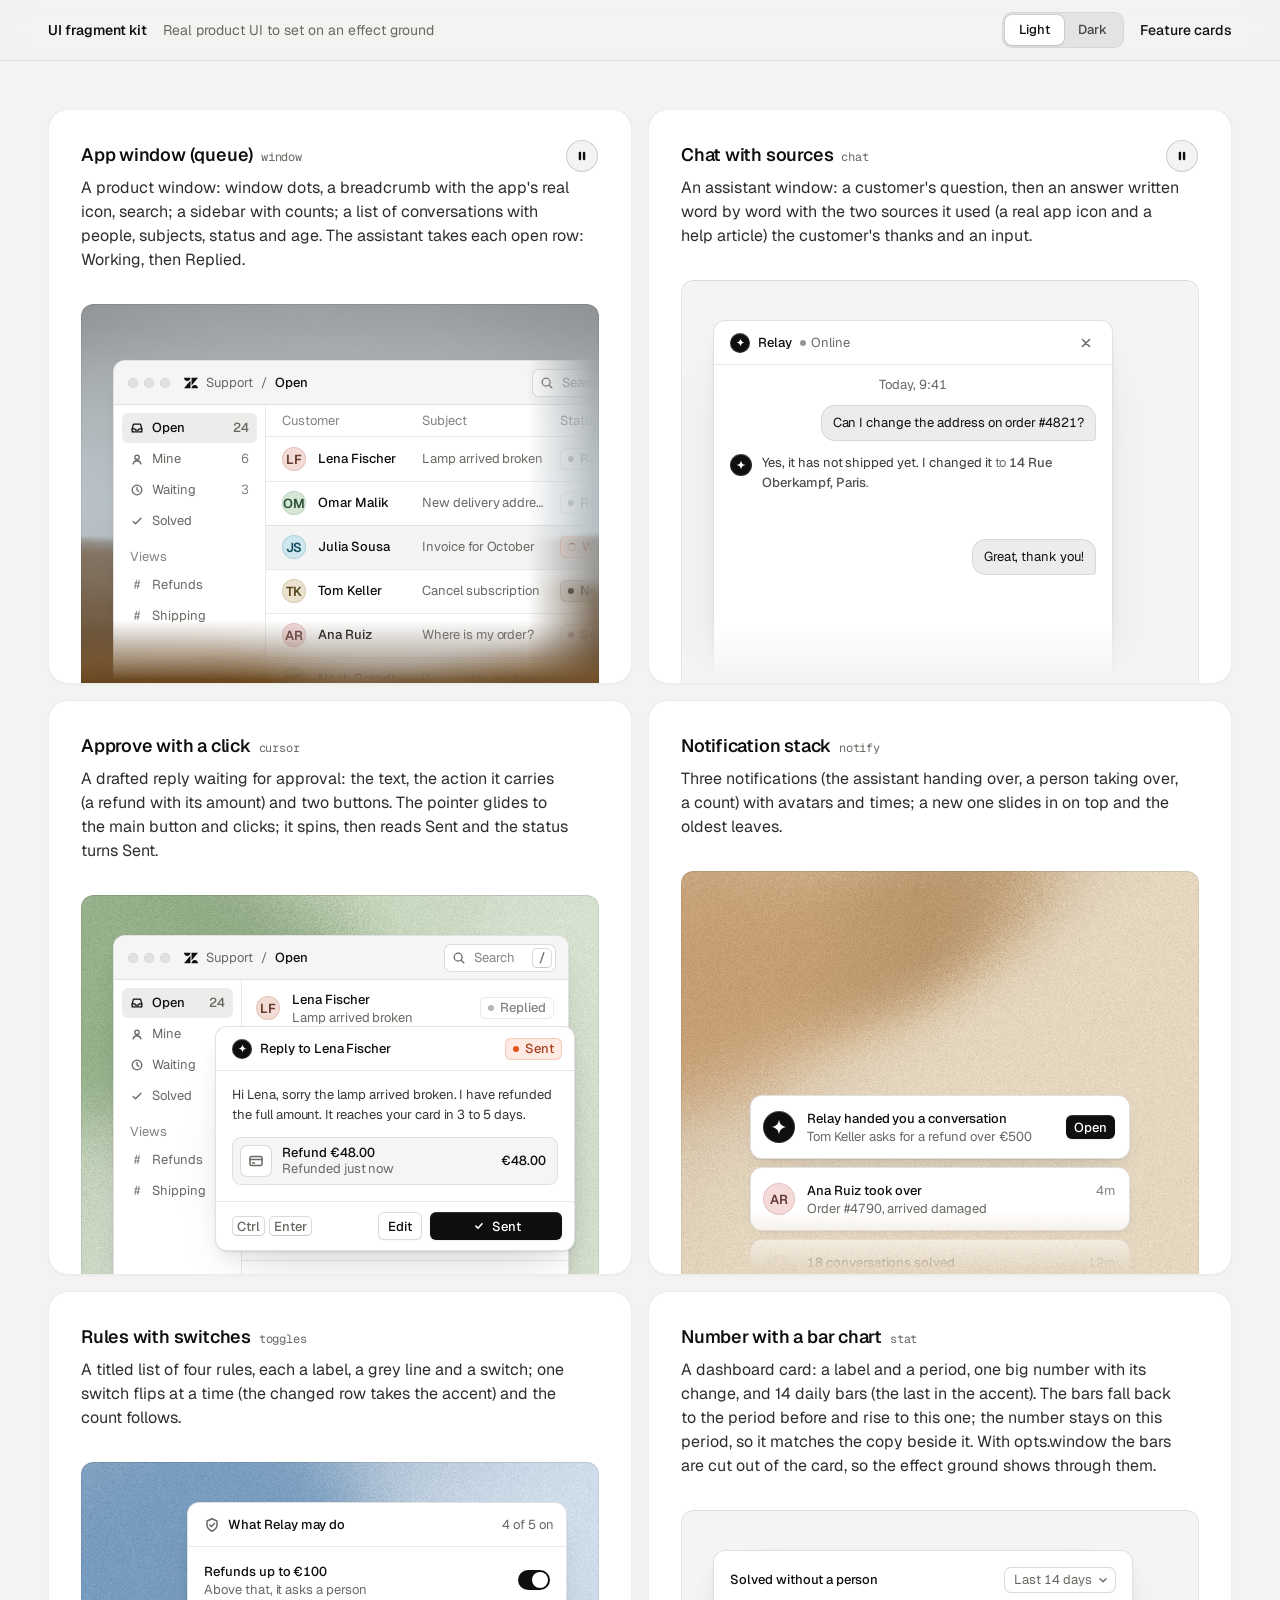
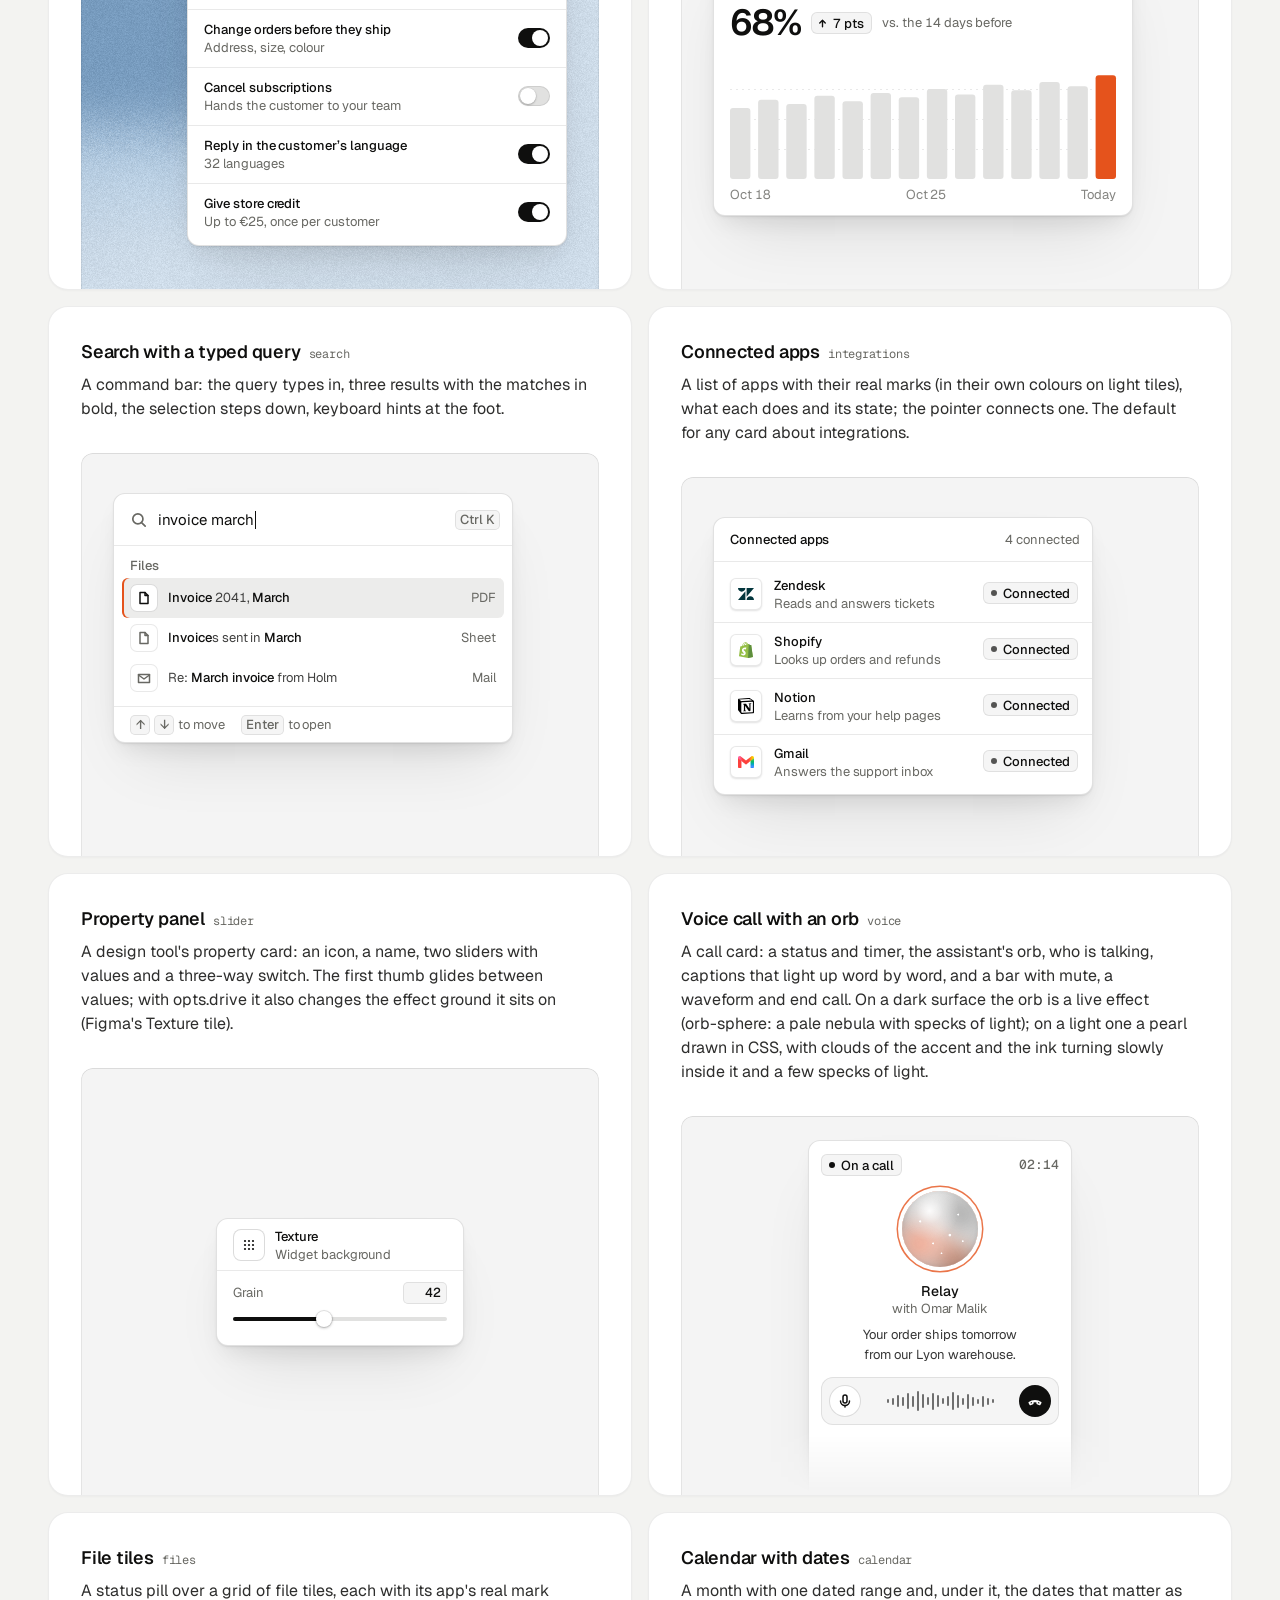
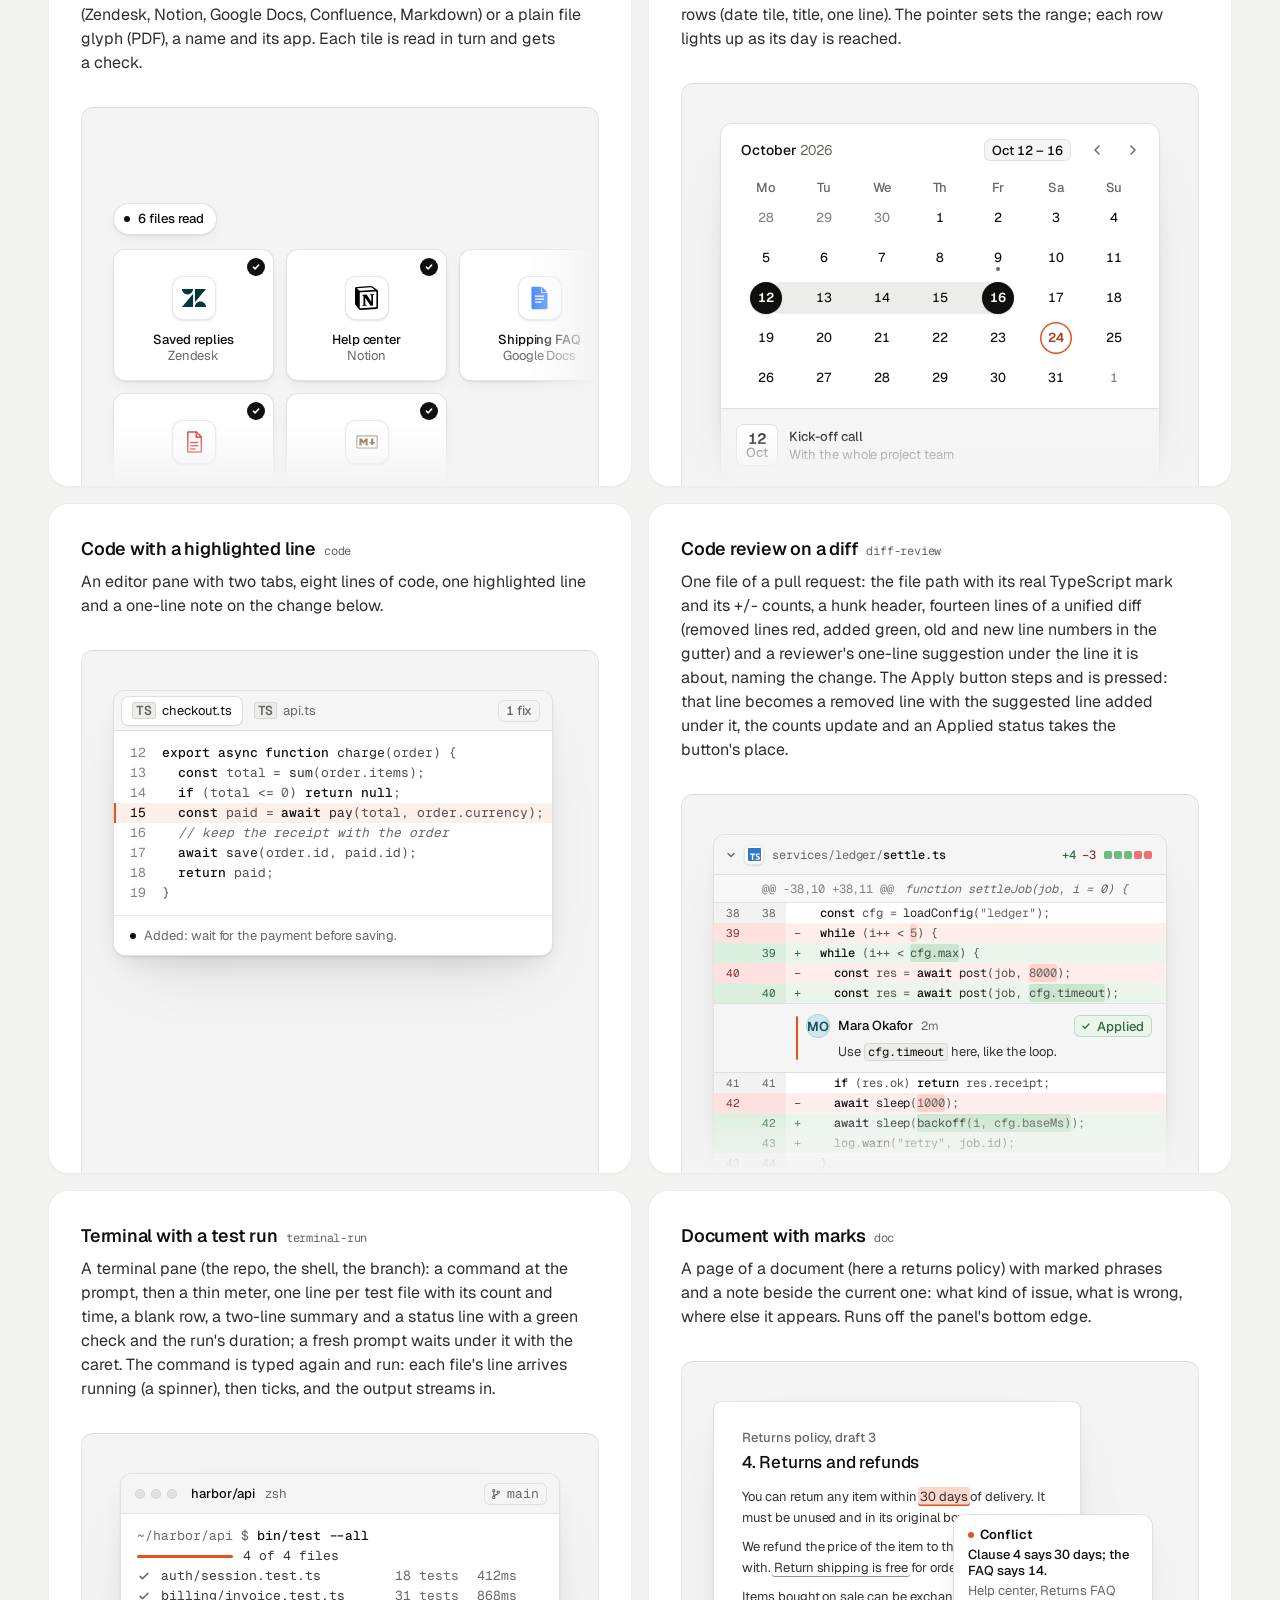
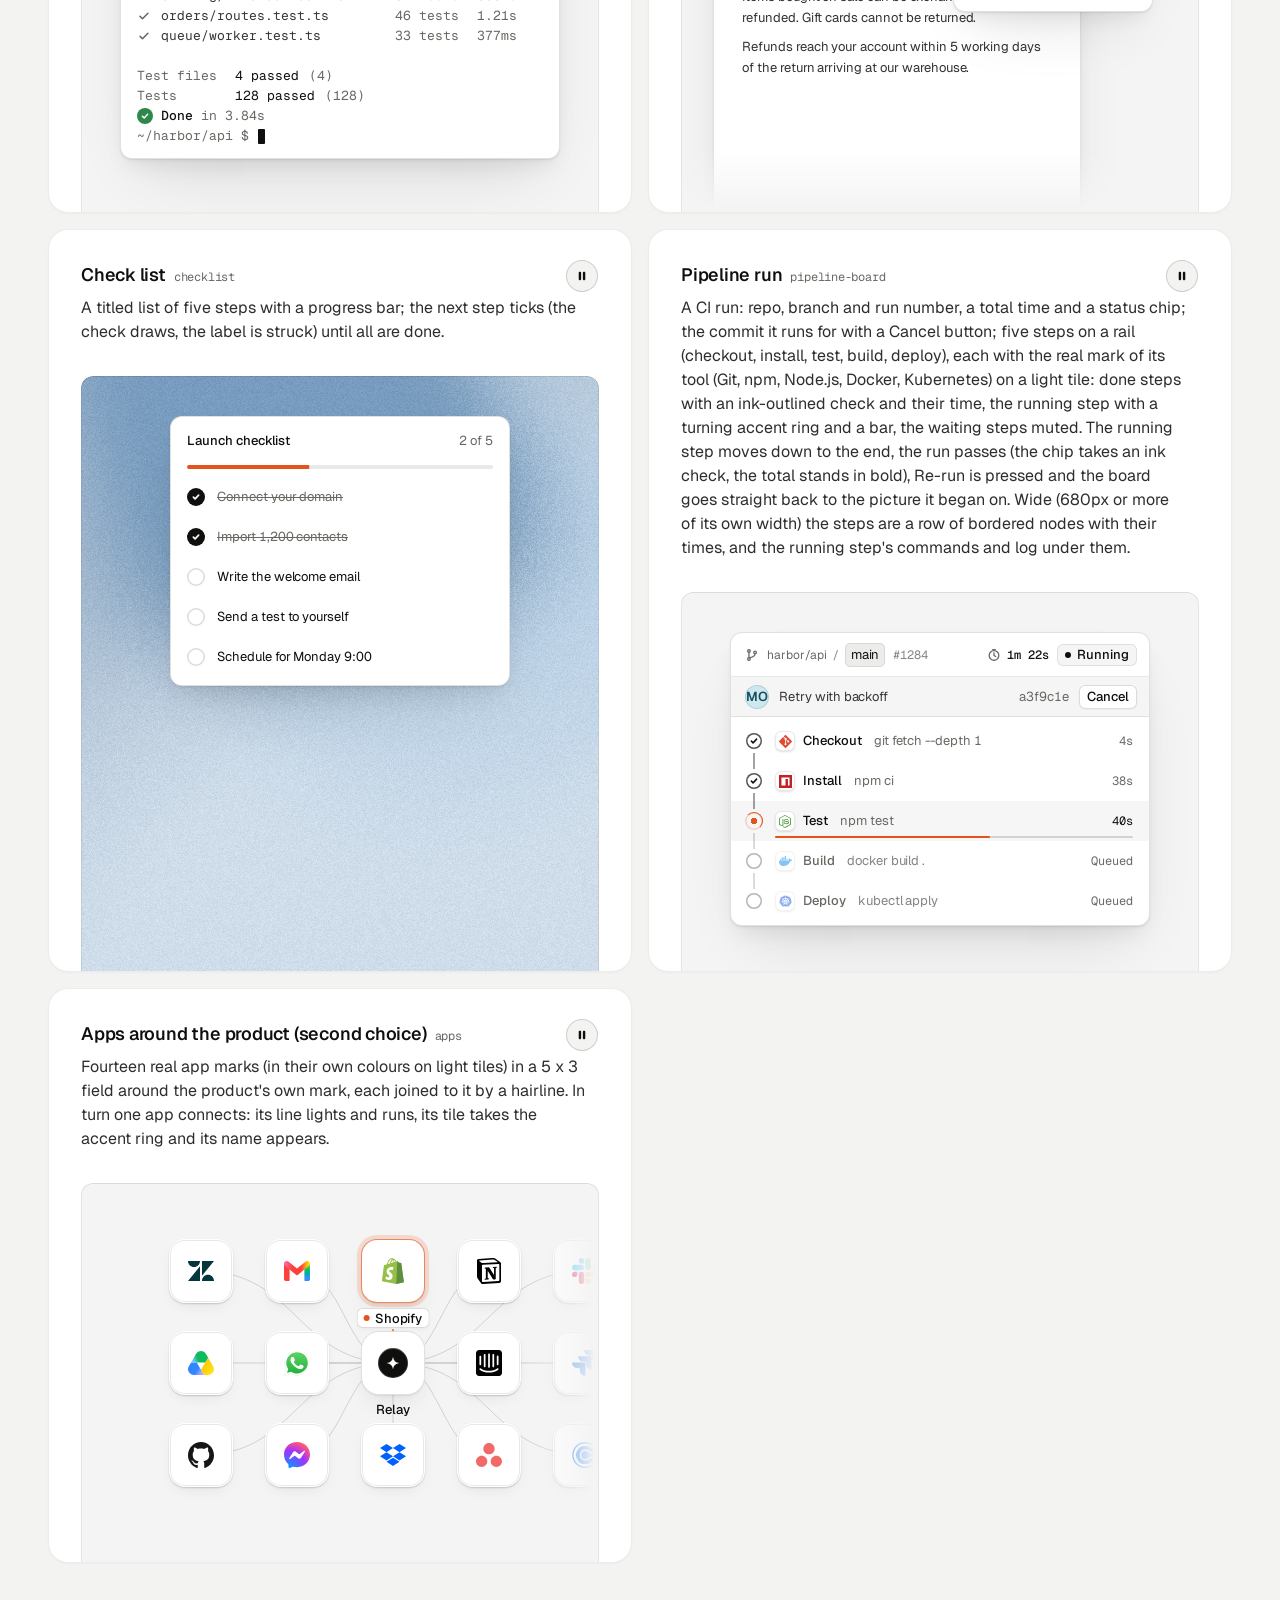
<file: assets/ui/index.html>
<!doctype html>
<html lang="en" data-theme="light">
<head>
<script>window.__tpGlMax = 16;   /* a gallery shows many live effects at once; a page of a site keeps the default 4 (fx.js) */</script>
<meta charset="utf-8">
<meta name="viewport" content="width=device-width, initial-scale=1">
<title>UI fragment kit</title>
<meta name="description" content="Nineteen pieces of real product UI from the taste-skill kit, each on an effect ground in a feature card.">
<link rel="preconnect" href="https://fonts.googleapis.com">
<link rel="preconnect" href="https://fonts.gstatic.com" crossorigin>
<link href="https://fonts.googleapis.com/css2?family=Geist:wght@300..700&family=Geist+Mono:wght@400;500&display=swap" rel="stylesheet">
<link rel="stylesheet" href="base.css">
<link rel="stylesheet" href="cards.css">
<style>
  :root { --font-text: "Geist", system-ui, sans-serif; --font-display: "Geist", system-ui, sans-serif; --font-mono: "Geist Mono", ui-monospace, monospace; }
  [data-theme="light"] { --bg: #f3f3f1; --card: #ffffff; --ink: #0f0f0e; --muted: #686863; --accent: #e5531c; --accent-ink: #ffffff; --g-bg: #e9e8e4; --g-surface: #f6f5f2; --frag: #ffffff; --warm: #c9a679; }
  [data-theme="dark"] { --bg: #070708; --card: #151517; --ink: #f2f2ef; --muted: #8f9094; --accent: #ff7a3c; --accent-ink: #120c08; --g-bg: #0e0e10; --g-surface: #1b1c1f; --frag: #1c1d20; --warm: #9c9689; }
  * { box-sizing: border-box; }
  html, body { margin: 0; }
  body { font-family: var(--font-text); background: var(--bg); color: var(--ink); -webkit-font-smoothing: antialiased; }
  .panel { --fx-bg: var(--g-bg); --fx-surface: var(--g-surface); --fx-ink: var(--ink); --fx-muted: var(--muted); --fx-accent: var(--hue, var(--warm)); --fx-accent-ink: var(--accent-ink); --calm: var(--g-bg); --p-h: 380px; }
  .top { position: sticky; top: 0; z-index: 20; background: color-mix(in oklab, var(--bg) 86%, transparent); backdrop-filter: blur(14px); -webkit-backdrop-filter: blur(14px); border-bottom: 1px solid color-mix(in oklab, var(--ink) 8%, transparent); }
  .top__in { max-width: 1232px; margin: 0 auto; padding: 0 24px; height: 60px; display: flex; align-items: center; gap: 16px; font-size: 14px; line-height: 20px; }
  .top__in strong { font-weight: 560; }
  .top__in > span { color: var(--muted); }
  .sp { flex: 1; }
  .seg { display: inline-flex; padding: 3px; border-radius: 10px; background: color-mix(in oklab, var(--ink) 6%, var(--bg)); box-shadow: inset 0 0 0 1px color-mix(in oklab, var(--ink) 6%, transparent); }
  .seg button { font: inherit; font-size: 13px; font-weight: 500; border: 0; background: none; color: color-mix(in oklab, var(--ink) 72%, var(--bg)); height: 30px; padding: 0 14px; border-radius: 7px; cursor: pointer; }
  .seg button[aria-pressed="true"] { background: var(--card); color: var(--ink); box-shadow: 0 0 0 1px color-mix(in oklab, var(--ink) 8%, transparent), 0 1px 2px rgb(0 0 0 / .1); }
  .top__in a { color: var(--ink); text-decoration: none; font-weight: 500; }
  main { max-width: 1232px; margin: 0 auto; padding: 48px 24px 96px; }
  .grid { display: grid; grid-template-columns: repeat(2, minmax(0, 1fr)); gap: 16px; }
  .card > h3 code { font: 400 12px/16px var(--font-mono); color: var(--muted); margin-left: 8px; }
  @media (max-width: 860px) { .grid { grid-template-columns: minmax(0, 1fr); } }
  @media (max-width: 600px) { main { padding: 24px 16px 64px; } .top__in { padding: 0 16px; } .top__in > span { display: none; } .panel { --p-h: 340px; } }
</style>
</head>
<body>
<header class="top">
  <div class="top__in">
    <strong>UI fragment kit</strong><span>Real product UI to set on an effect ground</span>
    <span class="sp"></span>
    <div class="seg" role="group" aria-label="Theme"><button type="button" data-mode="light" aria-pressed="true">Light</button><button type="button" data-mode="dark" aria-pressed="false">Dark</button></div>
    <a href="cards.html">Feature cards</a>
  </div>
</header>
<main><div class="grid" id="grid"></div></main>

<script type="module">
  import fx from '../effects/fx.js';
  import ui from './ui.js';
  const index = await fetch('index.json').then(r => r.json());
  // where each one sits, as its meta.json says: anchored at a corner or rising from the bottom and cut by
  // the panel's edge, or whole with 24px or more of ground round it; a fade only where an edge cuts it.
  // Only the compact slider sits in the calm middle (Figma's Texture tile); the cursor dialog is shown
  // where it belongs, over the lower-right edge of a window. [class, fade, style, opts]
  const PLACE = {
    window: ['at-corner', 'stage--fade-br', '--ay:56px'],
    chat: ['at-rise to-edge', 'stage--fade-b'],
    cursor: ['at-over', '', '--bx:24px;--by:24px'],
    notify: ['at-rise fit', 'stage--fade-b', '--ay:calc(100% - 180px);--ay-sm:calc(100% - 180px);--fit-max:380px'],
    toggles: ['at-right', ''],
    stat: ['at-corner', ''],
    search: ['at-corner', ''],
    integrations: ['at-corner', ''],
    slider: ['at-center', '', '', '{"compact":true,"drive":{"param":"grain","min":0.15,"max":0.95}}'],
    voice: ['at-rise to-edge fit', 'stage--fade-b', '--ax:max(24px, 50% - 132px);--ay:24px;--fit-max:264px'],
    files: ['at-corner wide', 'stage--fade-br', '--w:680px;--ay:96px'],
    calendar: ['at-rise fit', 'stage--fade-b', '--fit-max:440px'],
    code: ['at-corner', ''],
    'diff-review': ['at-corner fit', 'stage--fade-b', '--fit-max:480px'],
    'terminal-run': ['at-rise fit', '', '--fit-max:440px'],
    'pipeline-board': ['at-rise fit', '', '--fit-max:420px'],
    doc: ['at-corner to-edge', 'stage--fade-b'],
    checklist: ['at-rise fit', '', '--fit-max:340px'],
    apps: ['at-corner wide', 'stage--fade-br', '--w:560px;--ay:48px'],
  };
  // grounds behind UI are soft lit fields (never a line or dot pattern), on both themes: the bright
  // picture behind dark UI on the dark page, a clear step darker than white UI on the light page
  // the painting stays abstract (a mist over warm sand, level, fully soft) and shows once on the page
  const PAINT = ['painterly-landscape', { blur: 1, brush: 0.35, slope: 0, hillY: 0.3, horizon: 0.62, calm: 0.2, calmX: 0.6, calmY: 0.8, drift: 0, side: 1 }, '{"bg":"#a3b0b6","accent":"#c49a6c"}'];
  const GRAIN = ['grain-gradient', { speed: 0, grainMotion: 0, calm: 0.2, calmX: 0.5, calmY: 0.6, tint: 0.6, contrast: 0.6 }, '{"bg":"#d9ccb7","surface":"#e9e0d2","ink":"#2a2622","muted":"#6f675c","accent":"#a8794a"}'];
  const SKY = [GRAIN[0], GRAIN[1], '{"bg":"#c6d3df","surface":"#d6e0e9","ink":"#25303a","muted":"#5d6873","accent":"#3f6a92"}'];
  const SAGE = [GRAIN[0], GRAIN[1], '{"bg":"#cdd6c6","surface":"#dce3d6","ink":"#262d24","muted":"#5f6a5a","accent":"#6c8e63"}'];
  const GROUND = (m, i) => (m.name === 'slider' ? GRAIN : i === 0 ? PAINT : [GRAIN, SKY, SAGE][i % 3]);
  const q = new URLSearchParams(location.search);
  const grid = document.getElementById('grid');
  grid.innerHTML = index.fragments.map((m, i) => {
    const [at, fade, extra = '', opts = ''] = PLACE[m.name] || ['at-corner', 'stage--fade-br'];
    const [id, params, pal] = GROUND(m, i);
    const w = at === 'at-center' ? '' : ` style="--ax:32px;--ay:40px;${extra}"`;
    const o = opts ? ` data-ui-opts='${opts}'` : '';
    // the cursor is a dialog over a window's edge: the window under it holds still
    const under = m.name === 'cursor' ? `<div class="at-corner" style="--ax:32px;--ay:40px" data-ui-load="window" data-ui-opts='{"compact":true}' data-ui-still></div>` : '';
    return `<article class="card card--row"><h3>${m.title}<code>${m.name}</code></h3><p>${m.shows}</p>
      <div class="panel" data-fx="${id}" data-fx-seed="${(i + 1) * 17}" data-fx-params='${JSON.stringify(params)}' data-fx-palette='${pal}' style="--calm-k:0%">
        <div class="stage ${fade}">${under}<div class="${at}"${w}${o} data-ui-load="${m.name}"></div></div></div></article>`;
  }).join('');
  function setMode(mode) {
    document.documentElement.dataset.theme = mode;
    document.querySelectorAll('.seg button').forEach(b => b.setAttribute('aria-pressed', String(b.dataset.mode === mode)));
  }
  setMode(q.get('mode') === 'dark' ? 'dark' : 'light');
  if (q.has('t')) fx.setClock(+q.get('t'));
  // each ground is drawn once near the screen and kept as a picture (its WebGL context freed), so nineteen
  // panels need one or two contexts, not nineteen
  await Promise.all([ui.loadAll(grid), ui.grounds(grid, fx)]);
  document.documentElement.dataset.ready = '1';
  document.querySelectorAll('.seg button').forEach(b => b.addEventListener('click', async () => {
    setMode(b.dataset.mode);
    for (const el of grid.querySelectorAll('[data-ui]')) el.__ui?.repaint?.();
    await ui.grounds(grid, fx);
  }));
</script>
</body>
</html>
</file>
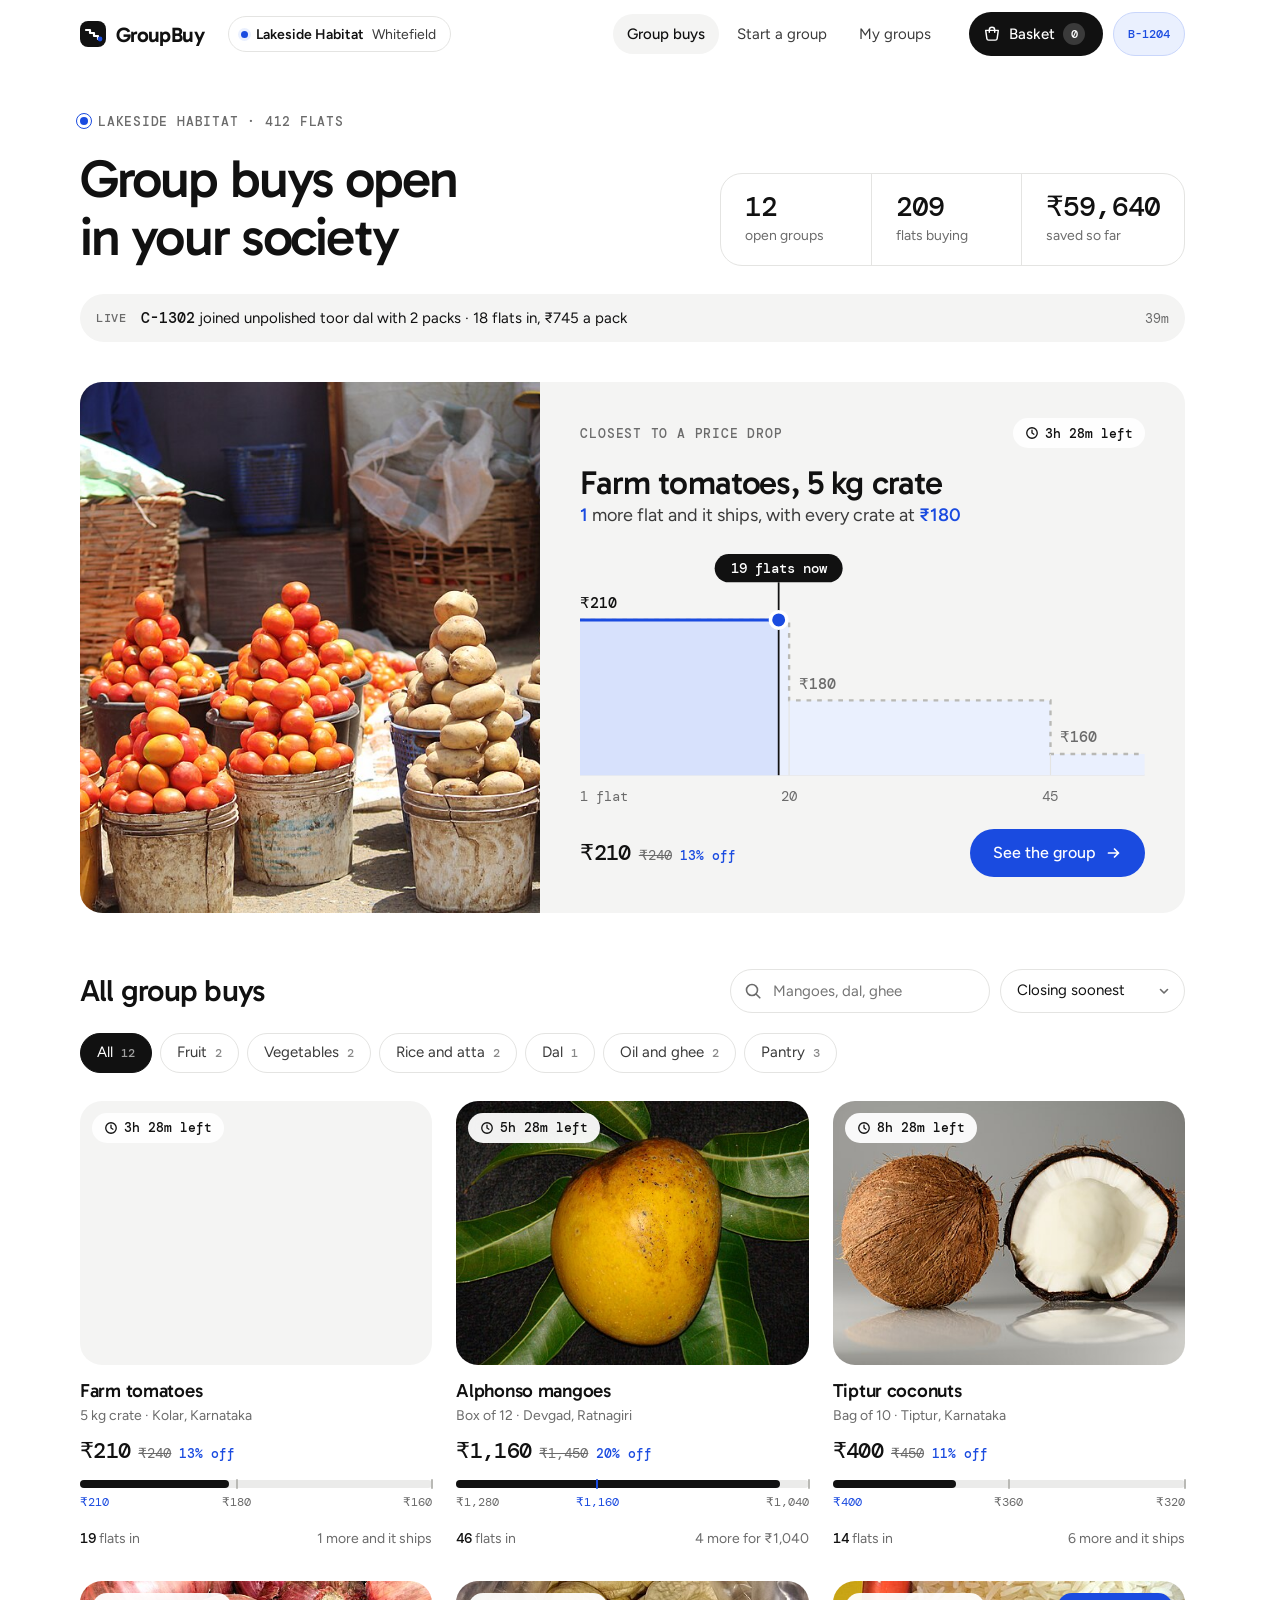
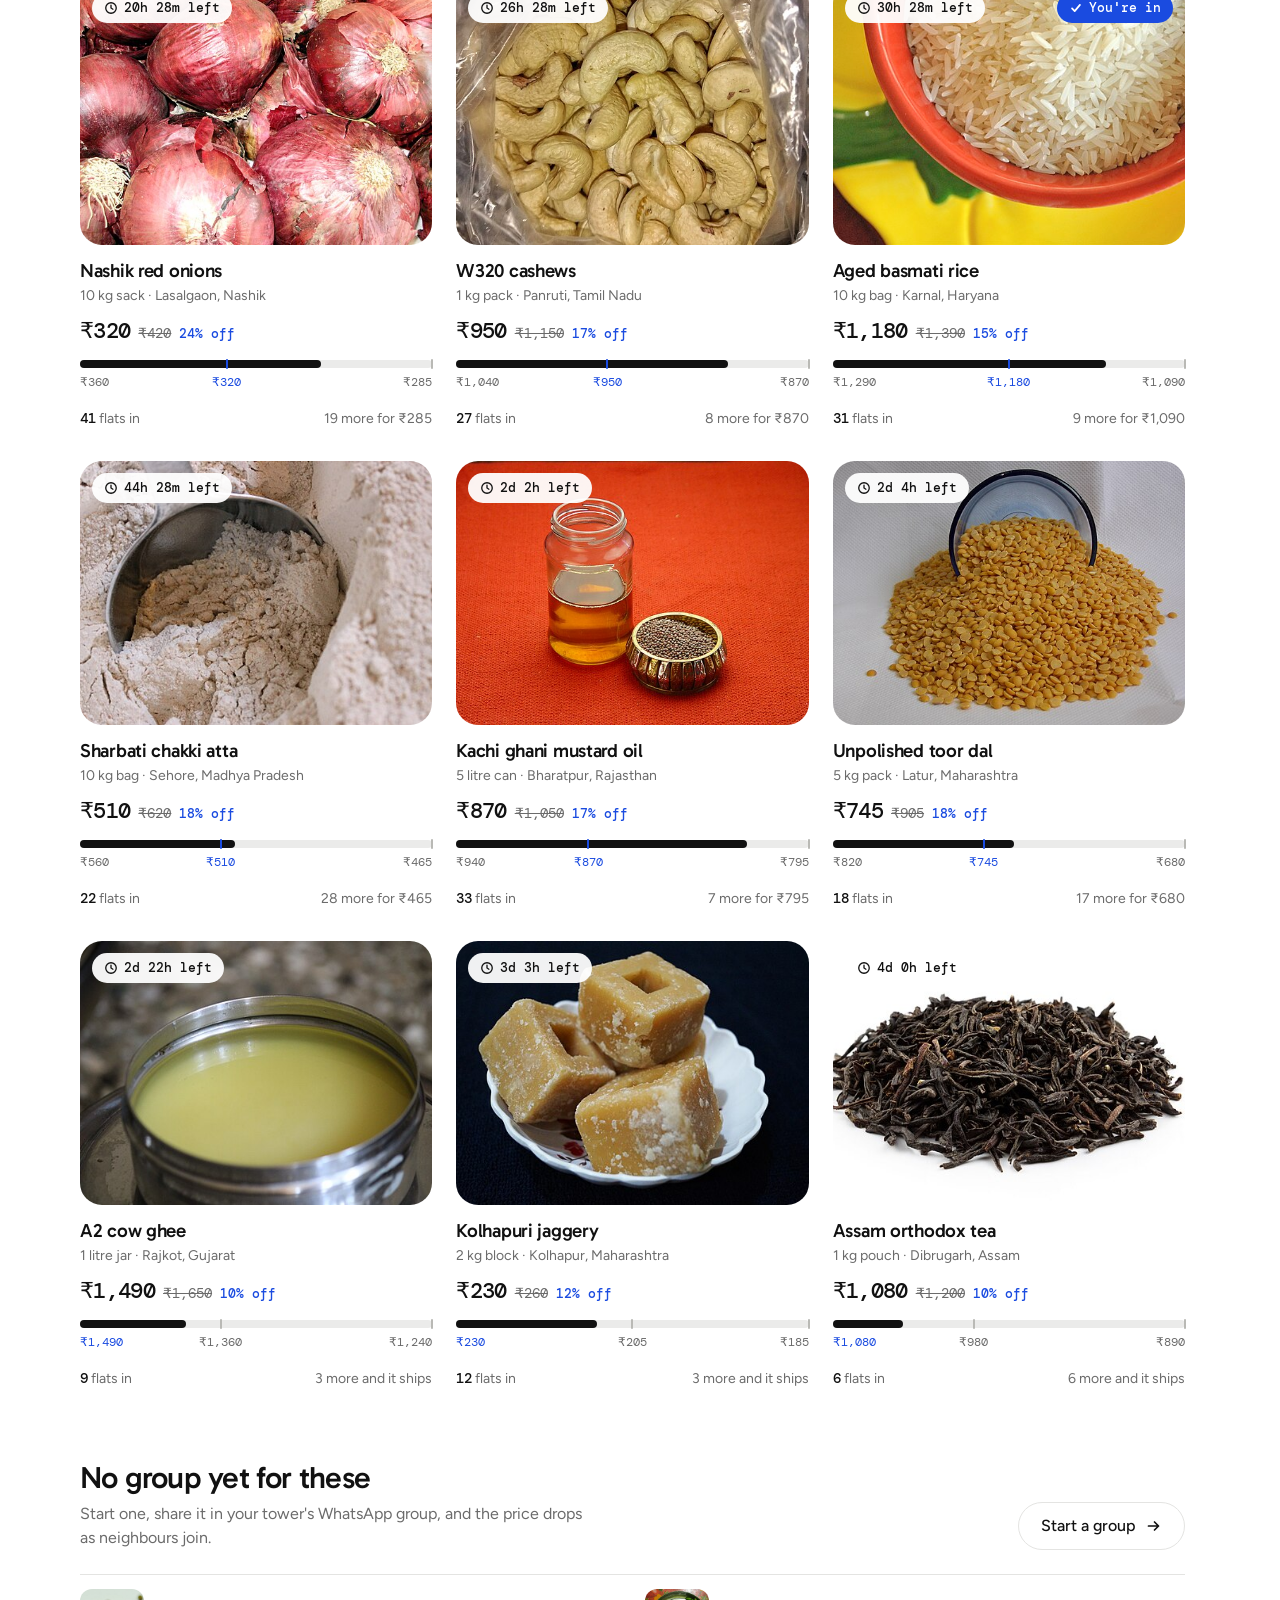
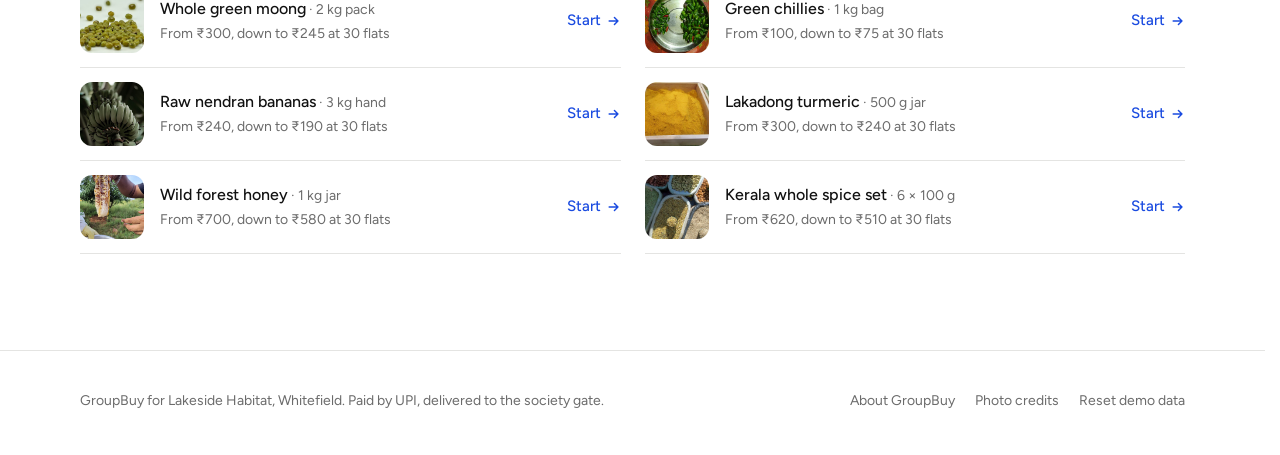
<file: app.html>
<!doctype html>
<html lang="en-IN">
<head>
<meta charset="utf-8">
<meta name="viewport" content="width=device-width, initial-scale=1, viewport-fit=cover">
<title>GroupBuy</title>
<!-- product photographs the app loads (licensed stand-ins, credited in credits.html): photo-f10183180 photo-f41139818 photo-f70613833 photo-f97530683 photo-f102569465 photo-f19998799 photo-f17426295 photo-f134968592 photo-f190540617 photo-f102113126 photo-f103665830 photo-f114753360 photo-f82026022 photo-f22906482 photo-f110448899 photo-f163464684 photo-f186766788 photo-f106327066 -->
<meta name="description" content="Join a group buy in your housing society, or start one. The price drops as more flats join, and the order arrives at your society gate.">
<meta property="og:type" content="website">
<meta property="og:title" content="GroupBuy · Group buys in your society">
<meta property="og:description" content="Neighbours pool one order and the price drops as more flats join.">
<meta property="og:image" content="share.jpg">
<meta name="theme-color" content="#ffffff">
<link rel="icon" href="favicon.svg" type="image/svg+xml">
<link rel="preconnect" href="https://fonts.googleapis.com">
<link rel="preconnect" href="https://fonts.gstatic.com" crossorigin>
<link href="https://fonts.googleapis.com/css2?family=Gabarito:wght@400..700&family=Figtree:wght@400..600&family=DM+Mono:wght@400;500&display=swap" rel="stylesheet">
<link rel="stylesheet" href="app/app.css">
</head>
<body>
<a class="skip" href="#view">Skip to content</a>

<header class="bar">
  <div class="wrap">
    <a class="logo" href="#/" aria-label="GroupBuy, all group buys">
      <svg class="logo__mark" viewBox="0 0 26 26" aria-hidden="true"><rect width="26" height="26" rx="8" fill="#111"/><path d="M6 9h4v3h4v3h4v3h2" fill="none" stroke="#fff" stroke-width="2.2" stroke-linecap="round" stroke-linejoin="round"/><circle cx="20" cy="18" r="2.4" fill="#1a4be0"/></svg>
      GroupBuy
    </a>
    <span class="society society--bar"><span class="dot" aria-hidden="true"></span><b>Lakeside Habitat</b> Whitefield</span>
    <nav class="nav" aria-label="Main">
      <a href="#/" data-nav="discover">Group buys</a>
      <a href="#/start" data-nav="start">Start a group</a>
      <a href="#/mine" data-nav="mine">My groups</a>
    </nav>
    <div class="bar__right">
      <button class="basket-btn" type="button" data-open-basket aria-haspopup="dialog">
        <svg viewBox="0 0 20 20" fill="none" stroke="currentColor" stroke-width="1.6" stroke-linecap="round" stroke-linejoin="round" aria-hidden="true"><path d="M3 6h14l-1.3 9.1a2 2 0 0 1-2 1.7H6.3a2 2 0 0 1-2-1.7z"/><path d="M7 8V5.5a3 3 0 0 1 6 0V8"/></svg>
        <span class="lbl">Basket</span>
        <span class="count" data-basket-count>0</span>
      </button>
      <a class="me" href="#/mine" data-me aria-label="Your flat and groups">B-1204</a>
    </div>
  </div>
</header>

<main id="view" tabindex="-1"></main>

<footer class="foot">
  <div class="wrap">
    <span>GroupBuy for Lakeside Habitat, Whitefield. Paid by UPI, delivered to the society gate.</span>
    <nav aria-label="Footer">
      <a href="index.html">About GroupBuy</a>
      <a href="credits.html">Photo credits</a>
      <button type="button" data-reset>Reset demo data</button>
    </nav>
  </div>
</footer>

<nav class="tabs" aria-label="Main, phone">
  <a href="#/" data-nav="discover"><svg viewBox="0 0 24 24" fill="none" stroke="currentColor" stroke-width="1.6" stroke-linecap="round" stroke-linejoin="round" aria-hidden="true"><rect x="3.5" y="3.5" width="7" height="7" rx="2"/><rect x="13.5" y="3.5" width="7" height="7" rx="2"/><rect x="3.5" y="13.5" width="7" height="7" rx="2"/><rect x="13.5" y="13.5" width="7" height="7" rx="2"/></svg>Buys</a>
  <a href="#/start" data-nav="start"><svg viewBox="0 0 24 24" fill="none" stroke="currentColor" stroke-width="1.6" stroke-linecap="round" aria-hidden="true"><circle cx="12" cy="12" r="8.5"/><path d="M12 8v8M8 12h8"/></svg>Start</a>
  <a href="#/mine" data-nav="mine"><svg viewBox="0 0 24 24" fill="none" stroke="currentColor" stroke-width="1.6" stroke-linecap="round" stroke-linejoin="round" aria-hidden="true"><path d="M4 20V9l8-5 8 5v11"/><path d="M9.5 20v-6h5v6"/></svg>My groups</a>
  <a href="#/checkout" data-nav="checkout"><svg viewBox="0 0 24 24" fill="none" stroke="currentColor" stroke-width="1.6" stroke-linecap="round" stroke-linejoin="round" aria-hidden="true"><path d="M4 7.5h16l-1.5 10.6a2 2 0 0 1-2 1.7h-9a2 2 0 0 1-2-1.7z"/><path d="M8.5 9.5V6.8a3.5 3.5 0 0 1 7 0v2.7"/></svg>Basket<span class="tcount" data-basket-count hidden>0</span></a>
</nav>

<div class="scrim" data-scrim hidden></div>
<aside class="drawer" role="dialog" aria-modal="true" aria-labelledby="basket-h" data-drawer hidden></aside>
<div class="toasts" aria-live="polite" data-toasts></div>

<script type="module" src="app/app.js"></script>
</body>
</html>
</file>
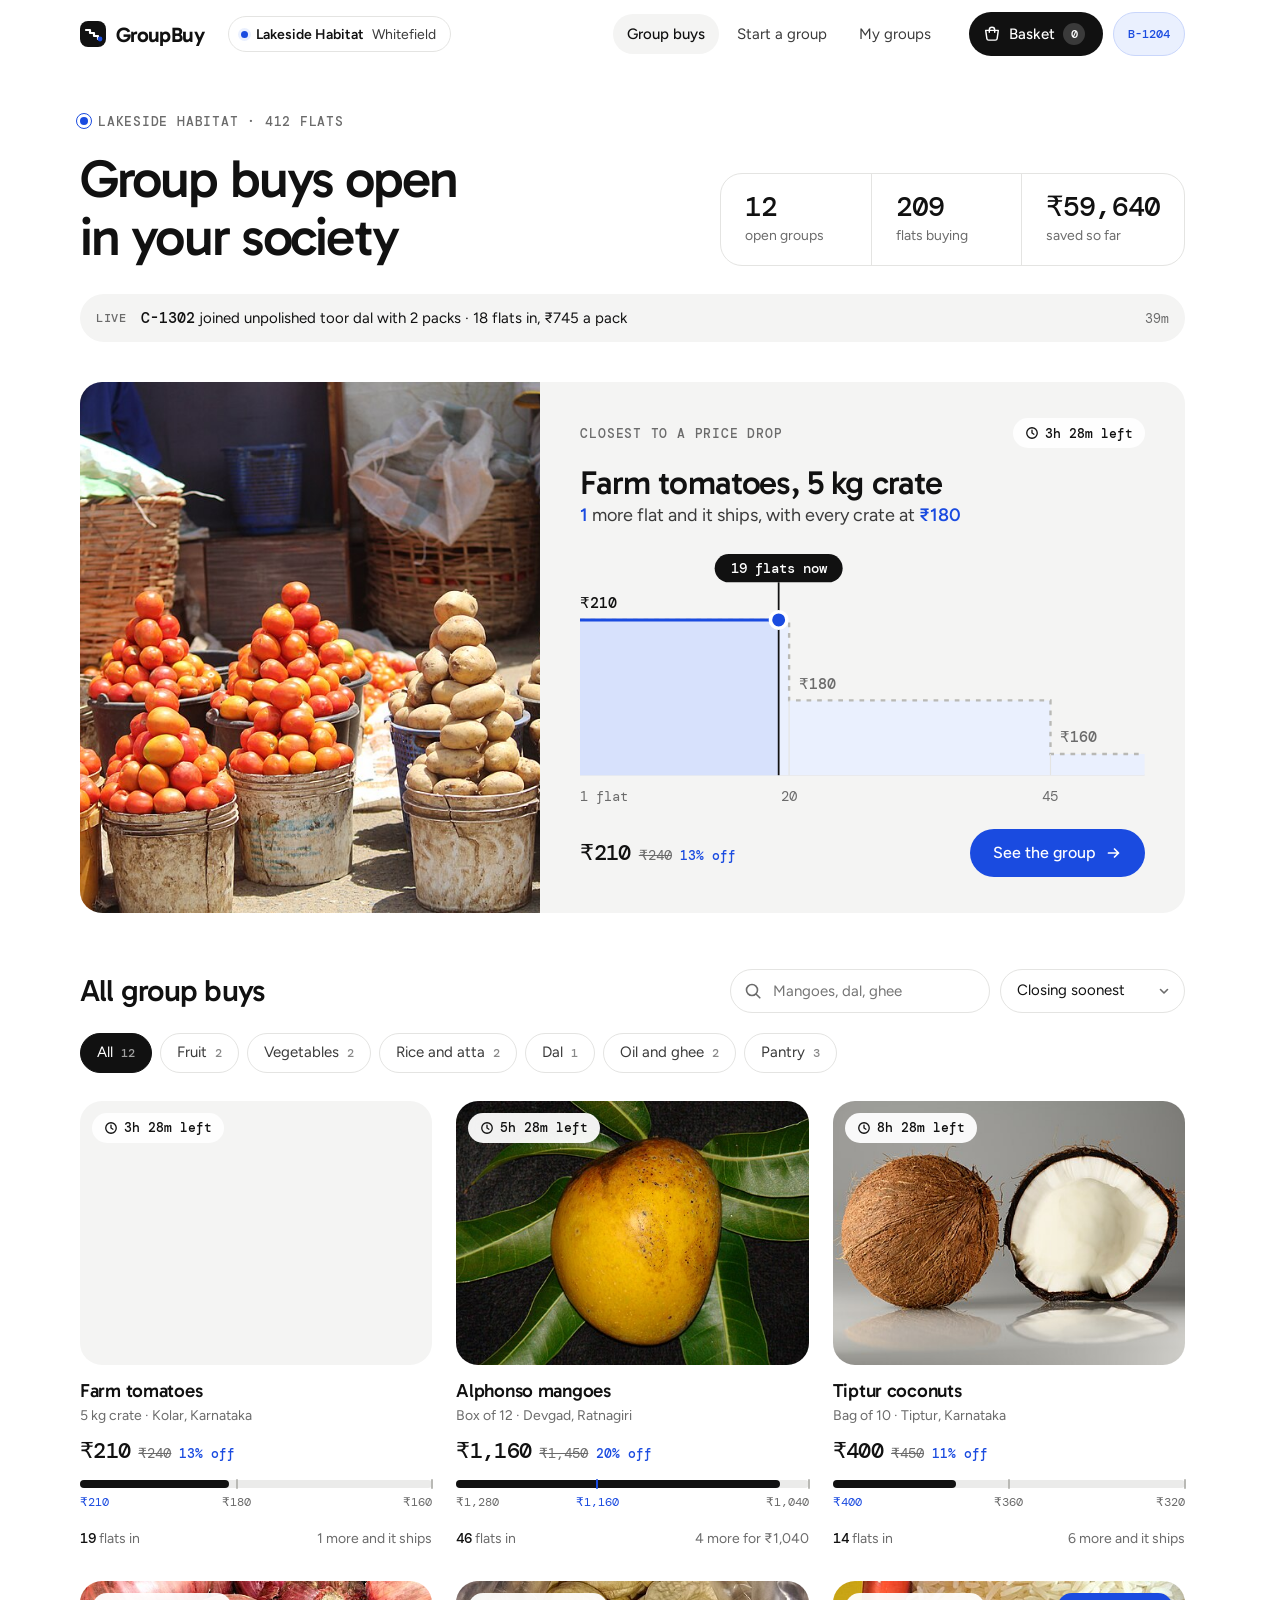
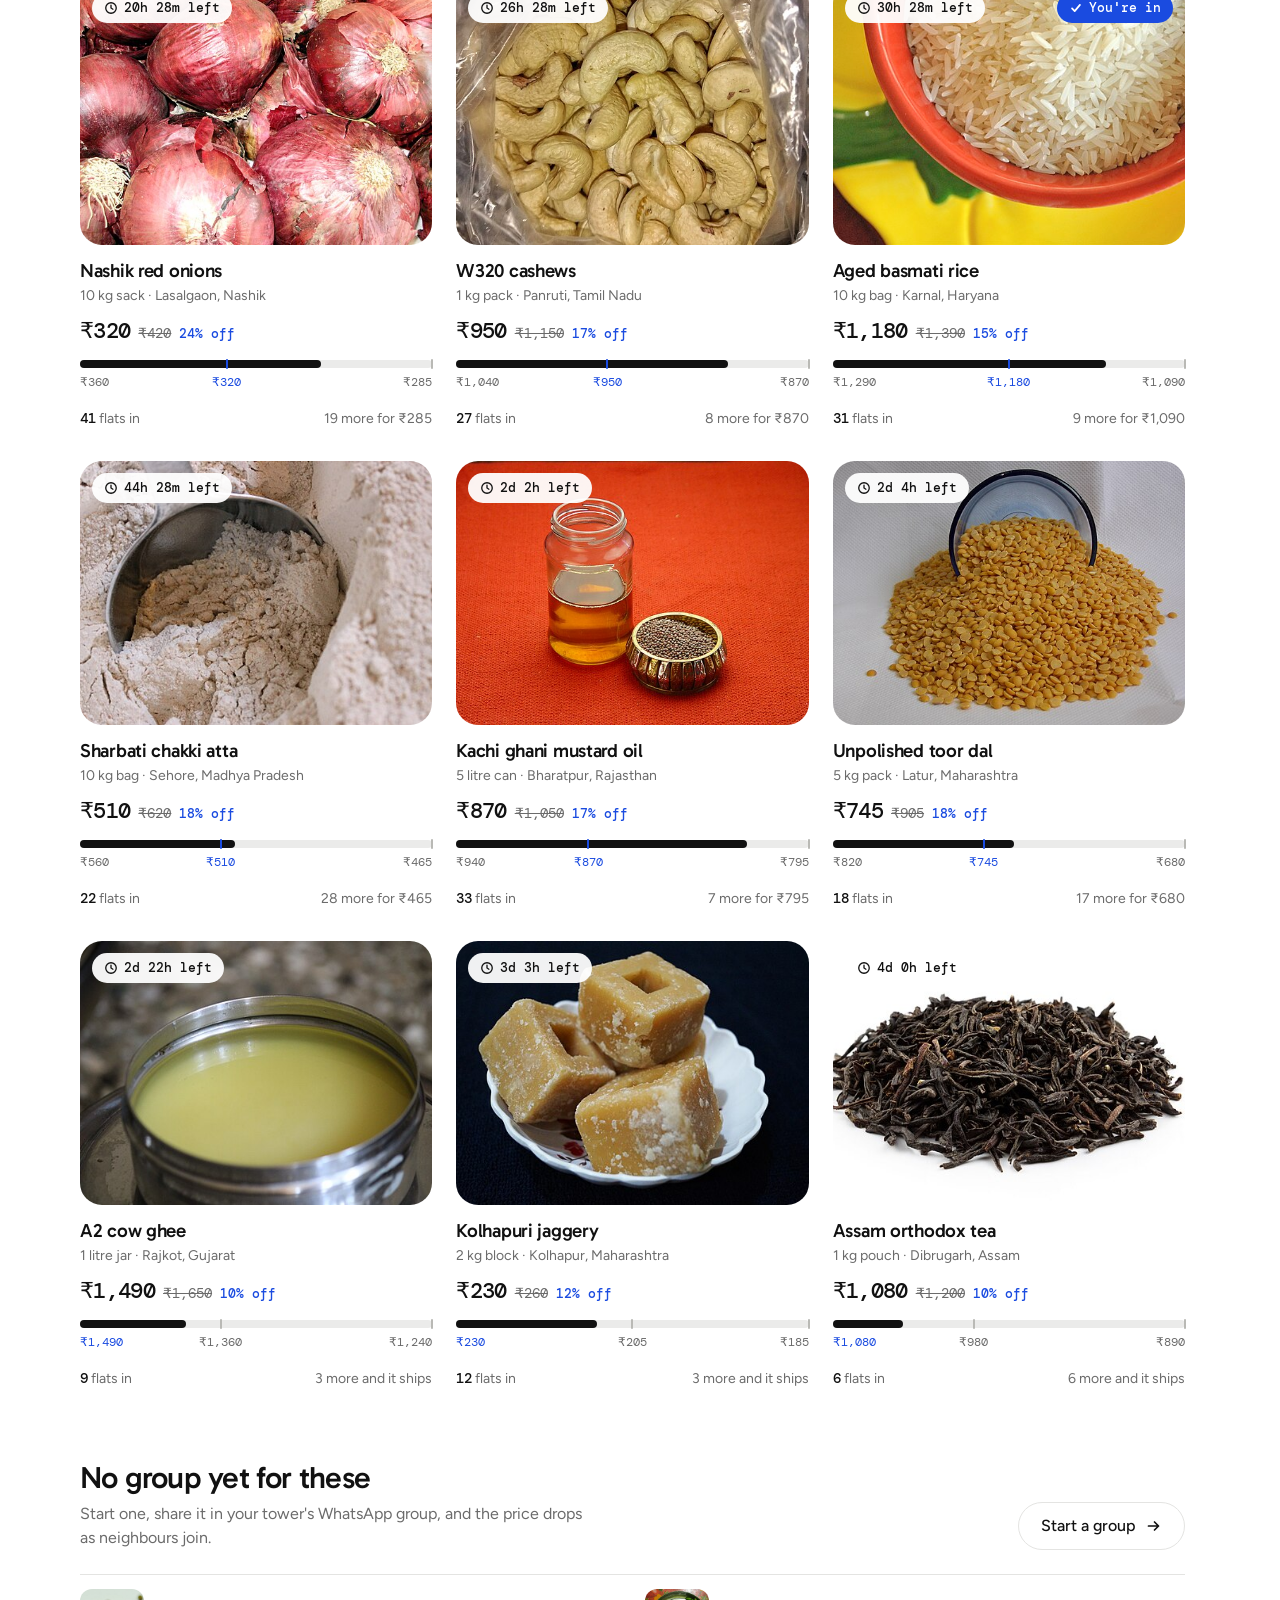
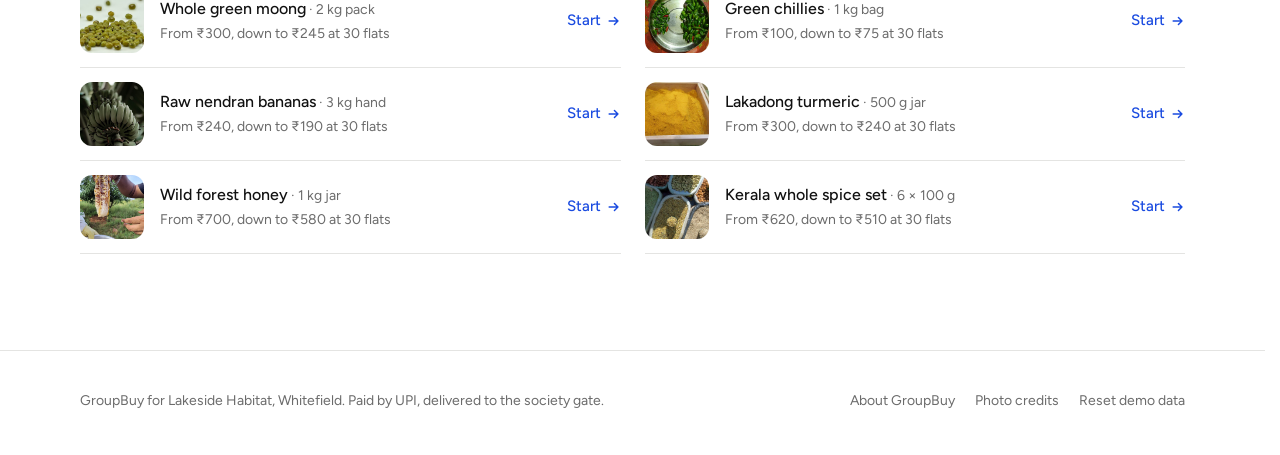
<file: credits.html>
<!doctype html>
<html lang="en-IN">
<head>
<meta charset="utf-8">
<meta name="viewport" content="width=device-width, initial-scale=1, viewport-fit=cover">
<title>GroupBuy: photograph credits</title>
<!-- product photographs the app loads (licensed stand-ins, credited in credits.html): photo-f10183180 photo-f41139818 photo-f70613833 photo-f97530683 photo-f102569465 photo-f19998799 photo-f17426295 photo-f134968592 photo-f190540617 photo-f102113126 photo-f103665830 photo-f114753360 photo-f82026022 photo-f22906482 photo-f110448899 photo-f163464684 photo-f186766788 photo-f106327066 -->
<meta name="description" content="The photographers, licences and source pages of the photographs on the GroupBuy website.">
<meta property="og:type" content="website">
<meta property="og:title" content="GroupBuy · Group buys in your society">
<meta property="og:description" content="Neighbours pool one order and the price drops as more flats join.">
<meta property="og:image" content="share.jpg">
<meta name="theme-color" content="#ffffff">
<link rel="icon" href="favicon.svg" type="image/svg+xml">
<link rel="preconnect" href="https://fonts.googleapis.com">
<link rel="preconnect" href="https://fonts.gstatic.com" crossorigin>
<link href="https://fonts.googleapis.com/css2?family=Gabarito:wght@400..700&family=Figtree:wght@400..600&family=DM+Mono:wght@400;500&display=swap" rel="stylesheet">
<link rel="stylesheet" href="app/app.css">
</head>
<body>
<a class="skip" href="#view">Skip to content</a>

<header class="bar">
  <div class="wrap">
    <a class="logo" href="#/" aria-label="GroupBuy, all group buys">
      <svg class="logo__mark" viewBox="0 0 26 26" aria-hidden="true"><rect width="26" height="26" rx="8" fill="#111"/><path d="M6 9h4v3h4v3h4v3h2" fill="none" stroke="#fff" stroke-width="2.2" stroke-linecap="round" stroke-linejoin="round"/><circle cx="20" cy="18" r="2.4" fill="#1a4be0"/></svg>
      GroupBuy
    </a>
    <span class="society society--bar"><span class="dot" aria-hidden="true"></span><b>Lakeside Habitat</b> Whitefield</span>
    <nav class="nav" aria-label="Main">
      <a href="#/" data-nav="discover">Group buys</a>
      <a href="#/start" data-nav="start">Start a group</a>
      <a href="#/mine" data-nav="mine">My groups</a>
    </nav>
    <div class="bar__right">
      <button class="basket-btn" type="button" data-open-basket aria-haspopup="dialog">
        <svg viewBox="0 0 20 20" fill="none" stroke="currentColor" stroke-width="1.6" stroke-linecap="round" stroke-linejoin="round" aria-hidden="true"><path d="M3 6h14l-1.3 9.1a2 2 0 0 1-2 1.7H6.3a2 2 0 0 1-2-1.7z"/><path d="M7 8V5.5a3 3 0 0 1 6 0V8"/></svg>
        <span class="lbl">Basket</span>
        <span class="count" data-basket-count>0</span>
      </button>
      <a class="me" href="#/mine" data-me aria-label="Your flat and groups">B-1204</a>
    </div>
  </div>
</header>

<main id="view" tabindex="-1">
  <p><a class="link" href="index.html">GroupBuy</a></p>
  <section class="credits-list" id="credits" aria-labelledby="credits-h">
    <h1 id="credits-h">Photograph credits</h1>
    <ul>
      <li><a href="https://commons.wikimedia.org/wiki/File:Mango_Alphonso_Asit_fs.jpg">Asit K. Ghosh Thaumaturgist</a>, <a href="https://creativecommons.org/licenses/by-sa/3.0">CC BY-SA 3.0</a></li>
      <li><a href="https://commons.wikimedia.org/wiki/File:MangoAlphonso04_Asit.jpg">Asit K. Ghosh Thaumaturgist</a>, <a href="https://creativecommons.org/licenses/by-sa/3.0">CC BY-SA 3.0</a></li>
      <li><a href="https://commons.wikimedia.org/wiki/File:Basmati_Rice_India,_raw.jpg">cookbookman17</a>, <a href="https://creativecommons.org/licenses/by/2.0">CC BY 2.0</a></li>
      <li><a href="https://commons.wikimedia.org/wiki/File:Split_pigeon_peas.jpg">BaluBFA12</a>, <a href="http://creativecommons.org/publicdomain/zero/1.0/deed.en">CC0</a></li>
      <li><a href="https://commons.wikimedia.org/wiki/File:Pure_Ghee-Homemade-Maharashtra.jpg">Phadke09</a>, <a href="https://creativecommons.org/licenses/by-sa/4.0">CC BY-SA 4.0</a></li>
      <li><a href="https://commons.wikimedia.org/wiki/File:Red_Onions_(2724039538).jpg">Bob</a>, <a href="https://creativecommons.org/licenses/by/2.0">CC BY 2.0</a></li>
      <li><a href="https://commons.wikimedia.org/wiki/File:Jaggery_cubes.jpg">Mangosapiens</a>, <a href="https://creativecommons.org/licenses/by-sa/4.0">CC BY-SA 4.0</a></li>
      <li><a href="https://commons.wikimedia.org/wiki/File:Assam-Tee_SFTGFOP1.jpg">soultea.de /André Helbig</a>, <a href="https://creativecommons.org/licenses/by-sa/3.0">CC BY-SA 3.0</a></li>
      <li><a href="https://commons.wikimedia.org/wiki/File:Cashew_nuts_in_West_Bengal_of_India.jpg">Billjones94</a>, <a href="https://creativecommons.org/licenses/by-sa/4.0">CC BY-SA 4.0</a></li>
      <li><a href="https://commons.wikimedia.org/wiki/File:Turmeric_powder_textures.jpg">CNEcija12345</a>, <a href="https://creativecommons.org/licenses/by-sa/4.0">CC BY-SA 4.0</a></li>
      <li><a href="https://commons.wikimedia.org/wiki/File:Coconuts_-_single_and_cracked_open.jpg">Ivar Leidus</a>, <a href="https://creativecommons.org/licenses/by-sa/4.0">CC BY-SA 4.0</a></li>
      <li><a href="https://commons.wikimedia.org/wiki/File:Bunch_of_Banana.jpg">Rasheedhrasheed</a>, <a href="https://creativecommons.org/licenses/by-sa/4.0">CC BY-SA 4.0</a></li>
      <li><a href="https://commons.wikimedia.org/wiki/File:Fresh_Tomatoes_in_rolls_in_Barnawa_market_Kaduna_01.jpg">Holiness Istifanus</a>, <a href="https://creativecommons.org/licenses/by-sa/4.0">CC BY-SA 4.0</a></li>
      <li><a href="https://commons.wikimedia.org/wiki/File:Mung_beans_(Vigna_radiata).jpg">Ivar Leidus</a>, <a href="https://creativecommons.org/licenses/by-sa/4.0">CC BY-SA 4.0</a></li>
      <li><a href="https://commons.wikimedia.org/wiki/File:Darjeeling,_India,_Indian_spices,_seeds_and_nuts.jpg">Vyacheslav Argenberg</a>, <a href="https://creativecommons.org/licenses/by/4.0">CC BY 4.0</a></li>
      <li><a href="https://commons.wikimedia.org/wiki/File:Whole_wheat_grain_flour_being_scooped.jpg">Margaret Hoogstrate</a>, <a href="https://creativecommons.org/licenses/by/3.0">CC BY 3.0</a></li>
      <li><a href="https://commons.wikimedia.org/wiki/File:Mustard_Oil_%26_Seeds_-_Kolkata_2003-10-31_00537.JPG">Biswarup Ganguly</a>, <a href="https://creativecommons.org/licenses/by/3.0">CC BY 3.0</a></li>
      <li><a href="https://commons.wikimedia.org/wiki/File:Fresh_honeycomb_dripping_honey_India.jpg">Vraj Acharya</a>, <a href="https://creativecommons.org/licenses/by-sa/4.0">CC BY-SA 4.0</a></li>
      <li><a href="https://commons.wikimedia.org/wiki/File:Green_chillies_Kerala.jpg">Dr. Chinchu C.</a>, <a href="https://creativecommons.org/licenses/by-sa/4.0">CC BY-SA 4.0</a></li>
    </ul>
  </section>
</main>

<footer class="foot">
  <div class="wrap">
    <span>GroupBuy for Lakeside Habitat, Whitefield. Paid by UPI, delivered to the society gate.</span>
    <nav aria-label="Footer">
      <a href="index.html">About GroupBuy</a>
      <a href="credits.html">Photo credits</a>
      <button type="button" data-reset>Reset demo data</button>
    </nav>
  </div>
</footer>

<nav class="tabs" aria-label="Main, phone">
  <a href="#/" data-nav="discover"><svg viewBox="0 0 24 24" fill="none" stroke="currentColor" stroke-width="1.6" stroke-linecap="round" stroke-linejoin="round" aria-hidden="true"><rect x="3.5" y="3.5" width="7" height="7" rx="2"/><rect x="13.5" y="3.5" width="7" height="7" rx="2"/><rect x="3.5" y="13.5" width="7" height="7" rx="2"/><rect x="13.5" y="13.5" width="7" height="7" rx="2"/></svg>Buys</a>
  <a href="#/start" data-nav="start"><svg viewBox="0 0 24 24" fill="none" stroke="currentColor" stroke-width="1.6" stroke-linecap="round" aria-hidden="true"><circle cx="12" cy="12" r="8.5"/><path d="M12 8v8M8 12h8"/></svg>Start</a>
  <a href="#/mine" data-nav="mine"><svg viewBox="0 0 24 24" fill="none" stroke="currentColor" stroke-width="1.6" stroke-linecap="round" stroke-linejoin="round" aria-hidden="true"><path d="M4 20V9l8-5 8 5v11"/><path d="M9.5 20v-6h5v6"/></svg>My groups</a>
  <a href="#/checkout" data-nav="checkout"><svg viewBox="0 0 24 24" fill="none" stroke="currentColor" stroke-width="1.6" stroke-linecap="round" stroke-linejoin="round" aria-hidden="true"><path d="M4 7.5h16l-1.5 10.6a2 2 0 0 1-2 1.7h-9a2 2 0 0 1-2-1.7z"/><path d="M8.5 9.5V6.8a3.5 3.5 0 0 1 7 0v2.7"/></svg>Basket<span class="tcount" data-basket-count hidden>0</span></a>
</nav>

<div class="scrim" data-scrim hidden></div>
<aside class="drawer" role="dialog" aria-modal="true" aria-labelledby="basket-h" data-drawer hidden></aside>
<div class="toasts" aria-live="polite" data-toasts></div>

<script type="module" src="app/app.js"></script>
</body>
</html>
</file>
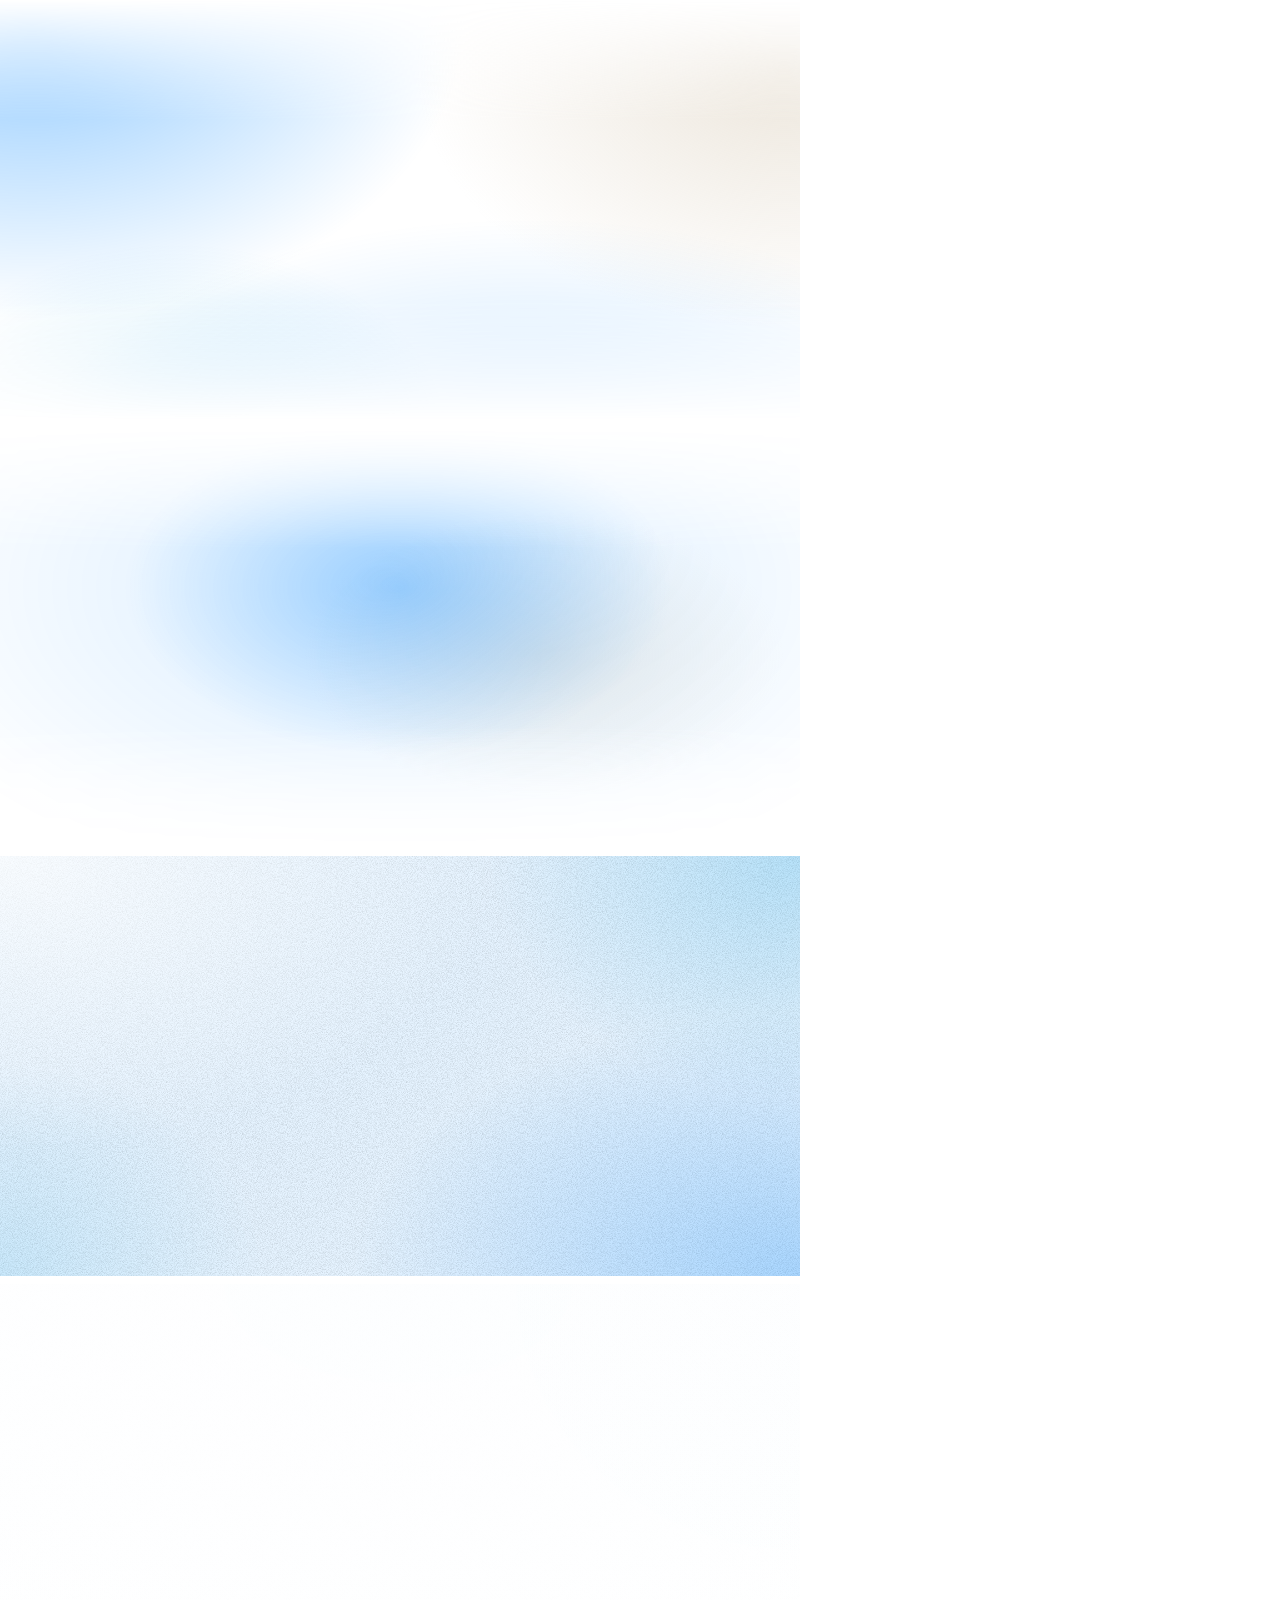
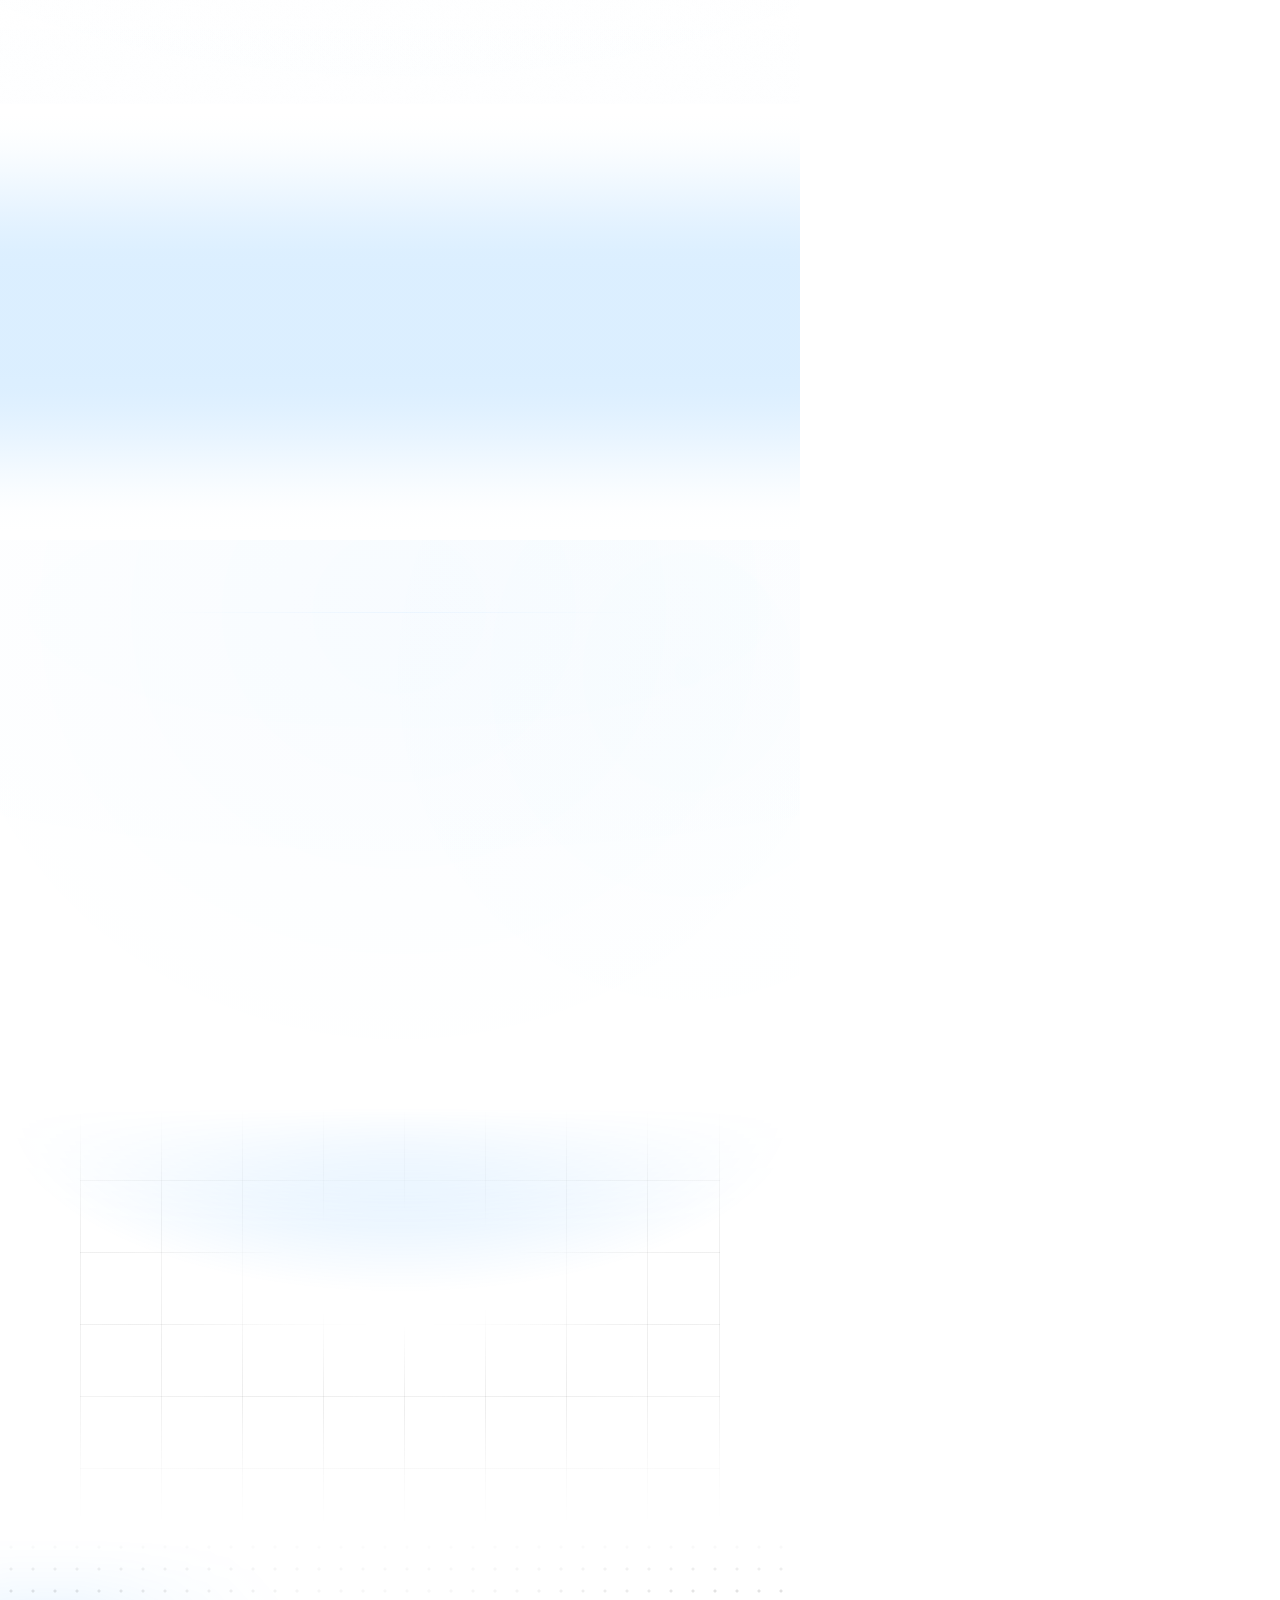
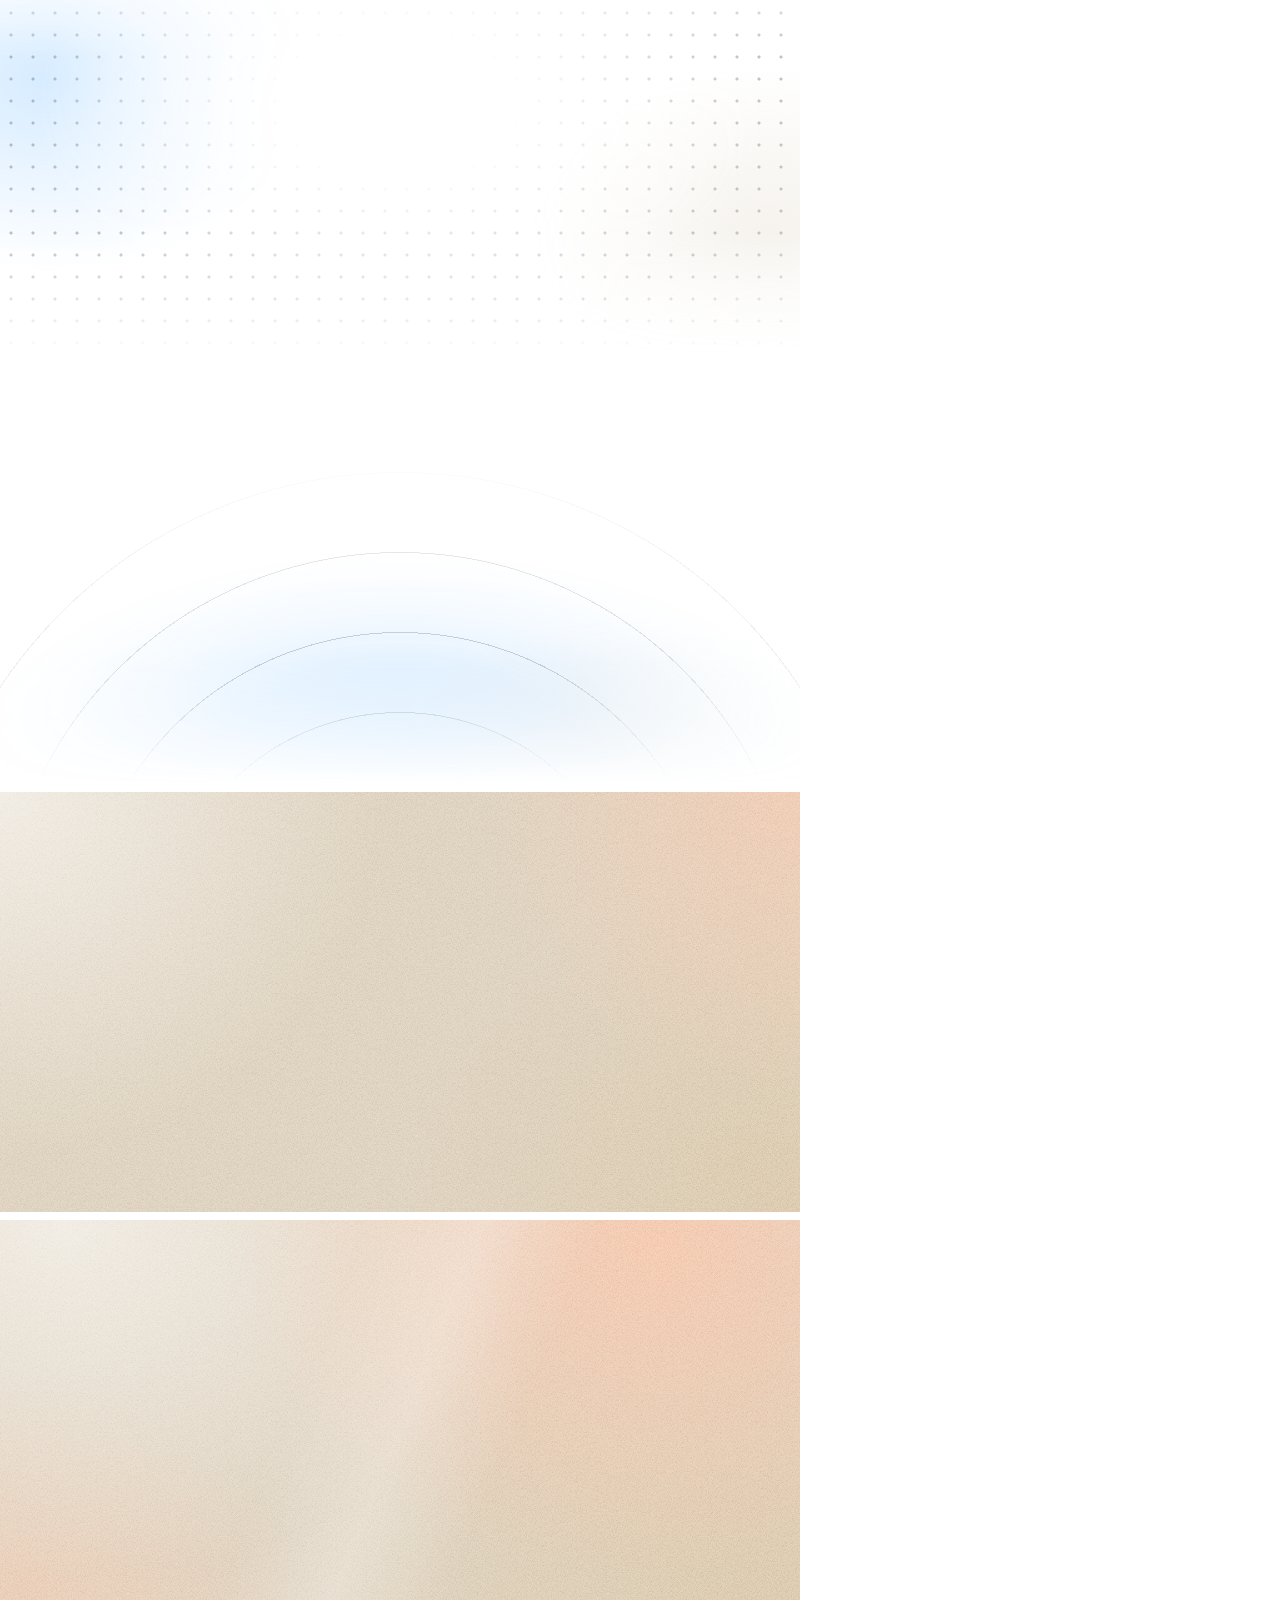
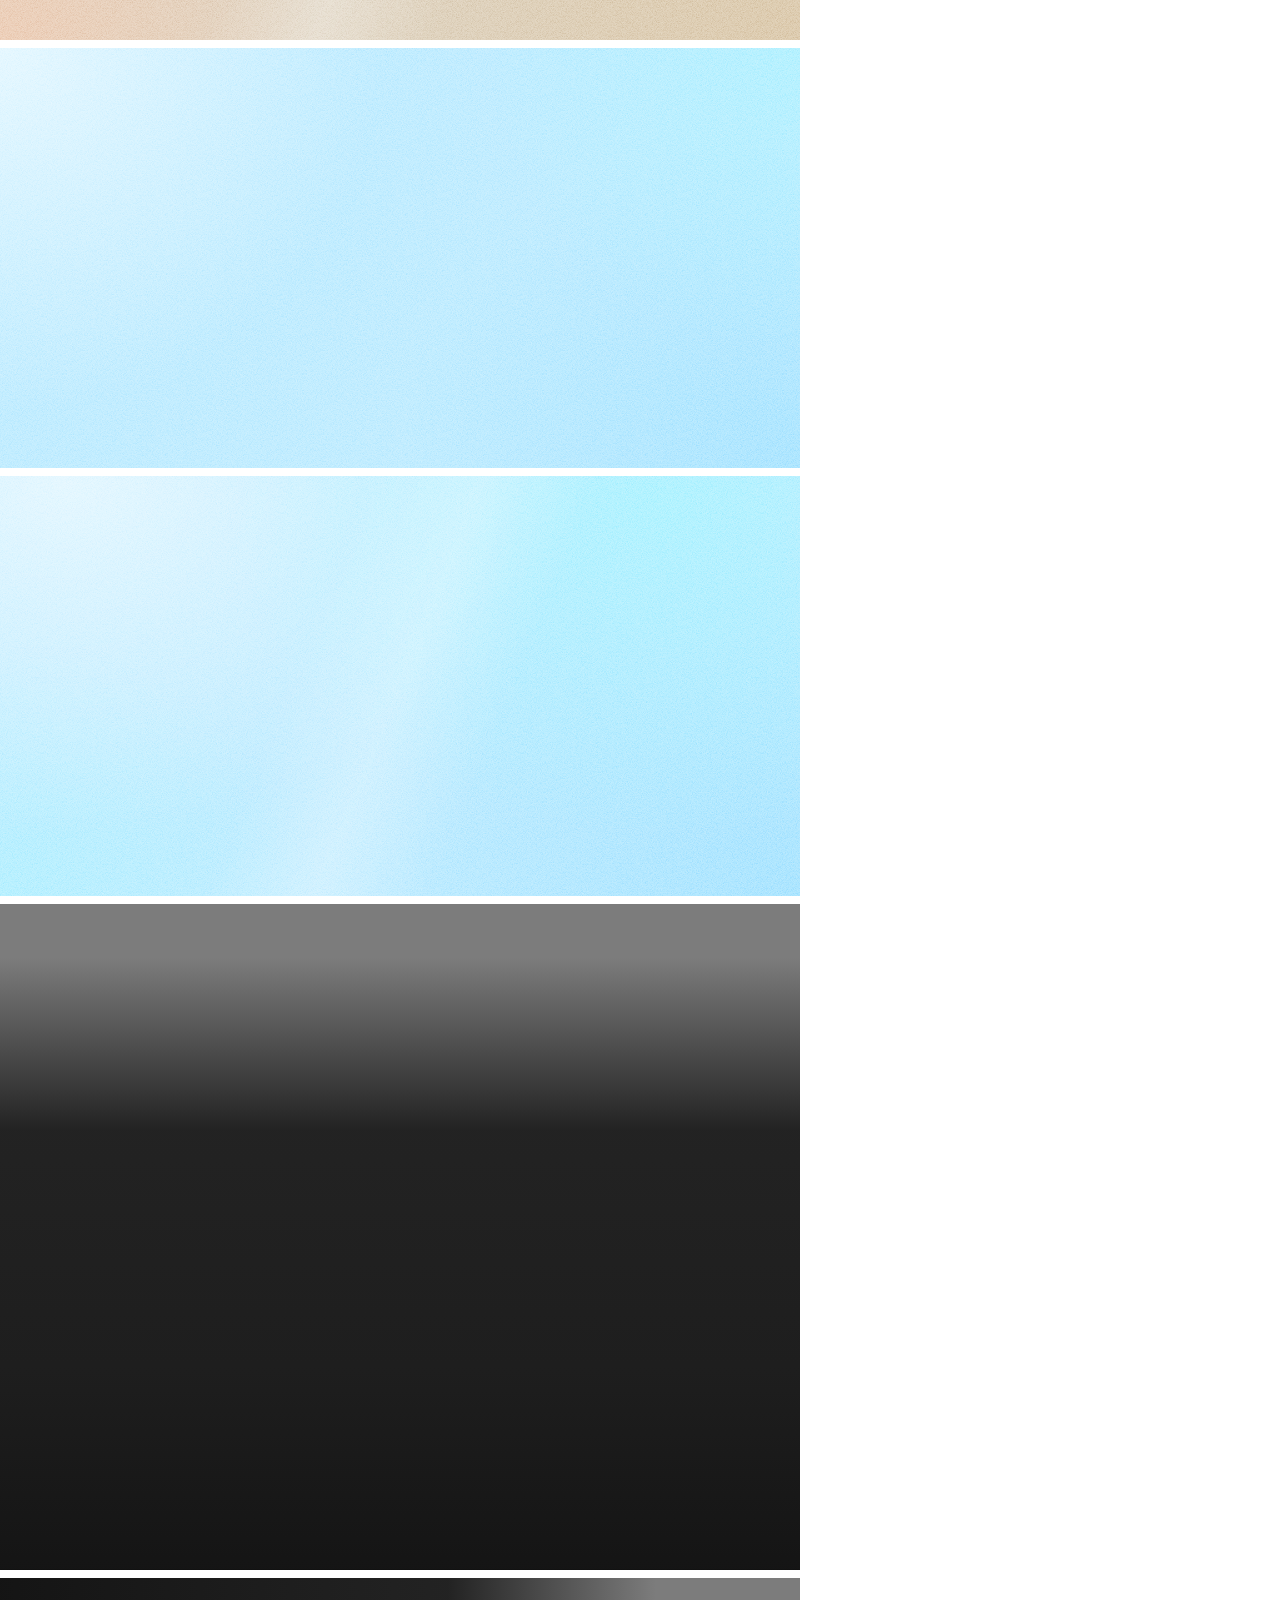
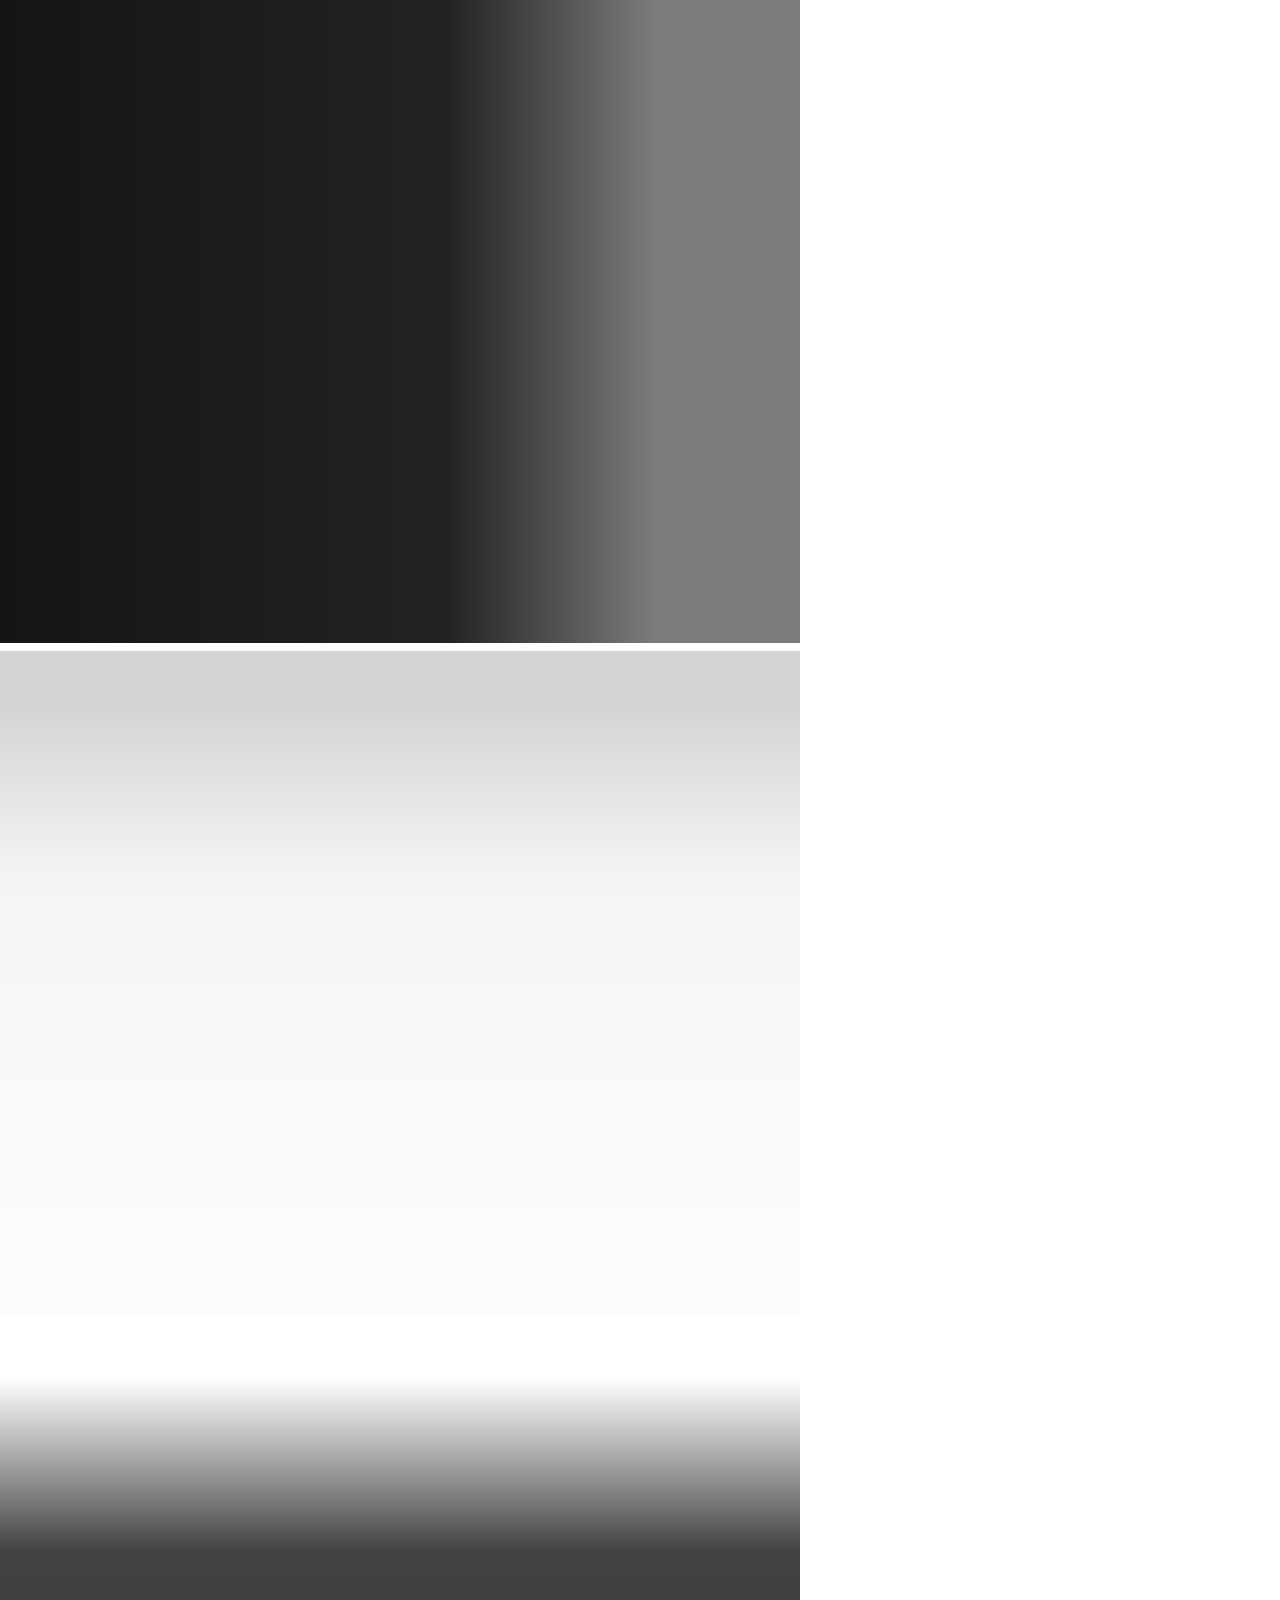
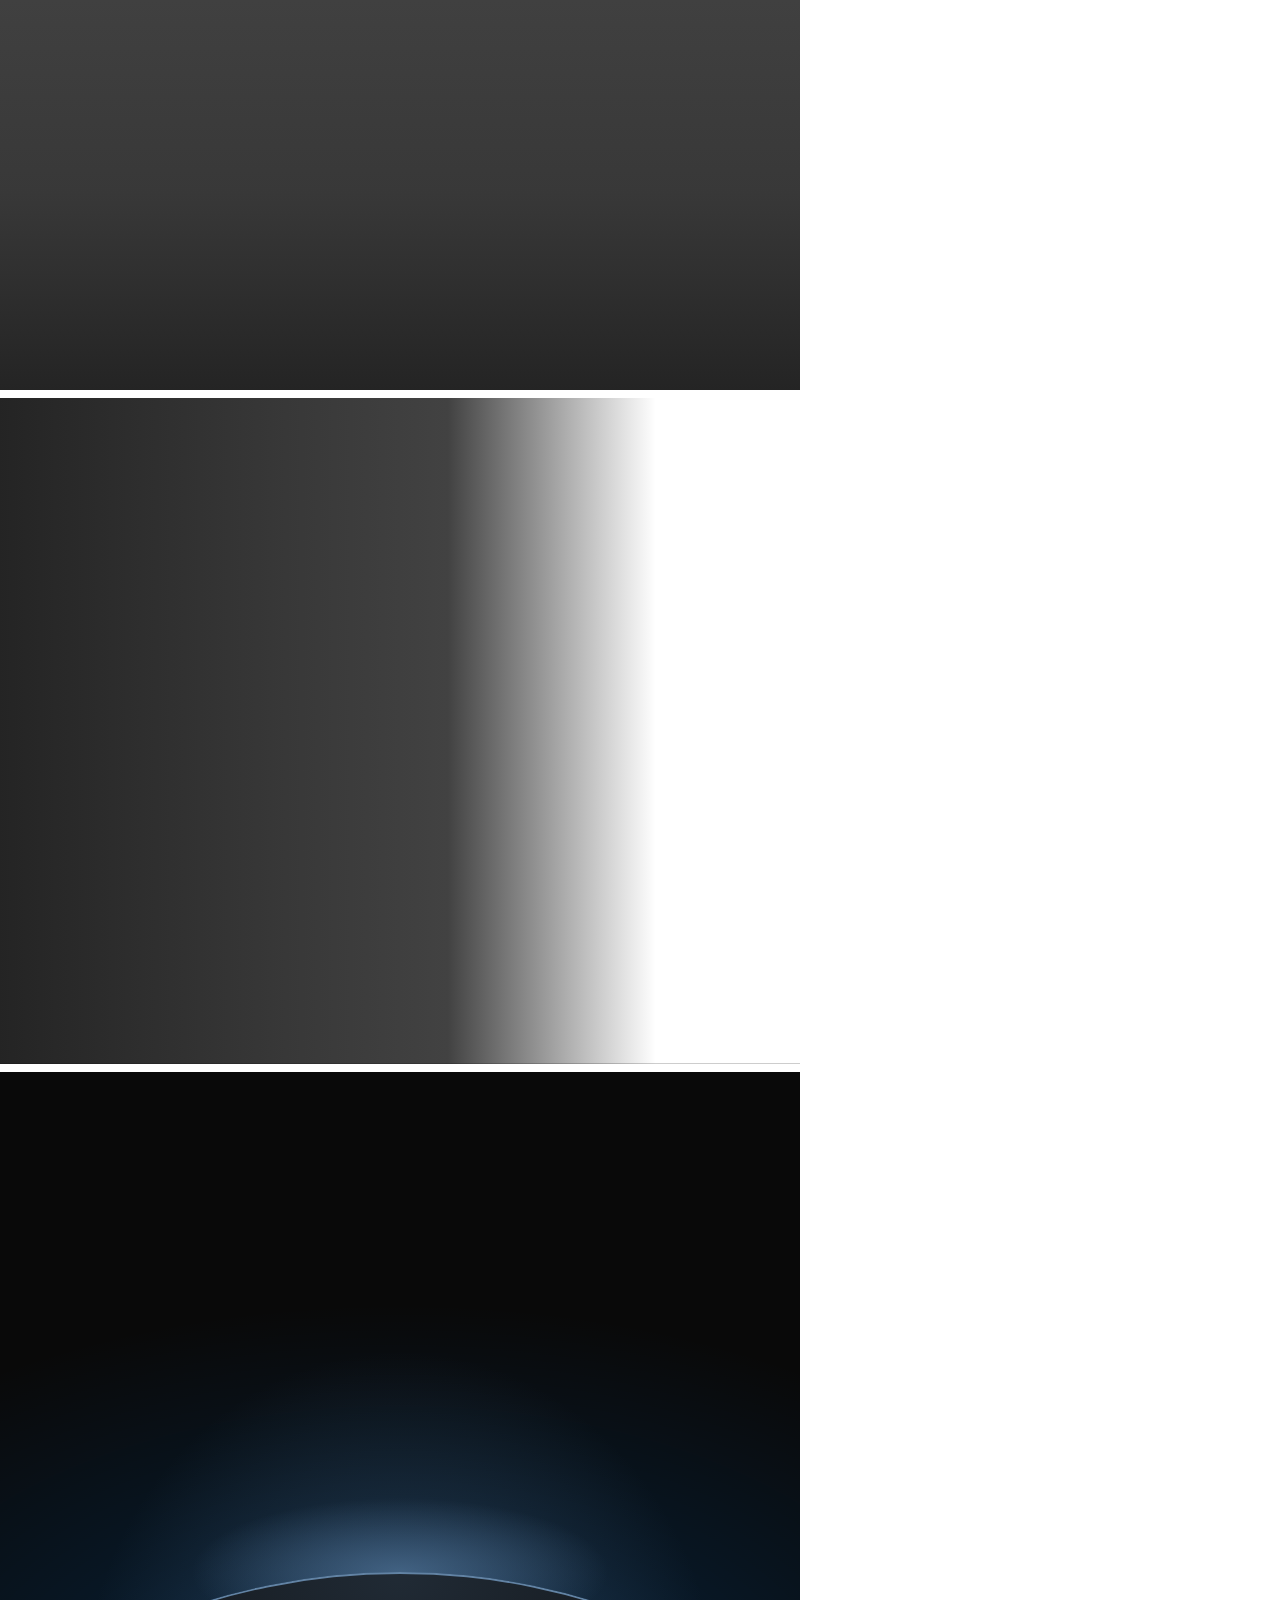
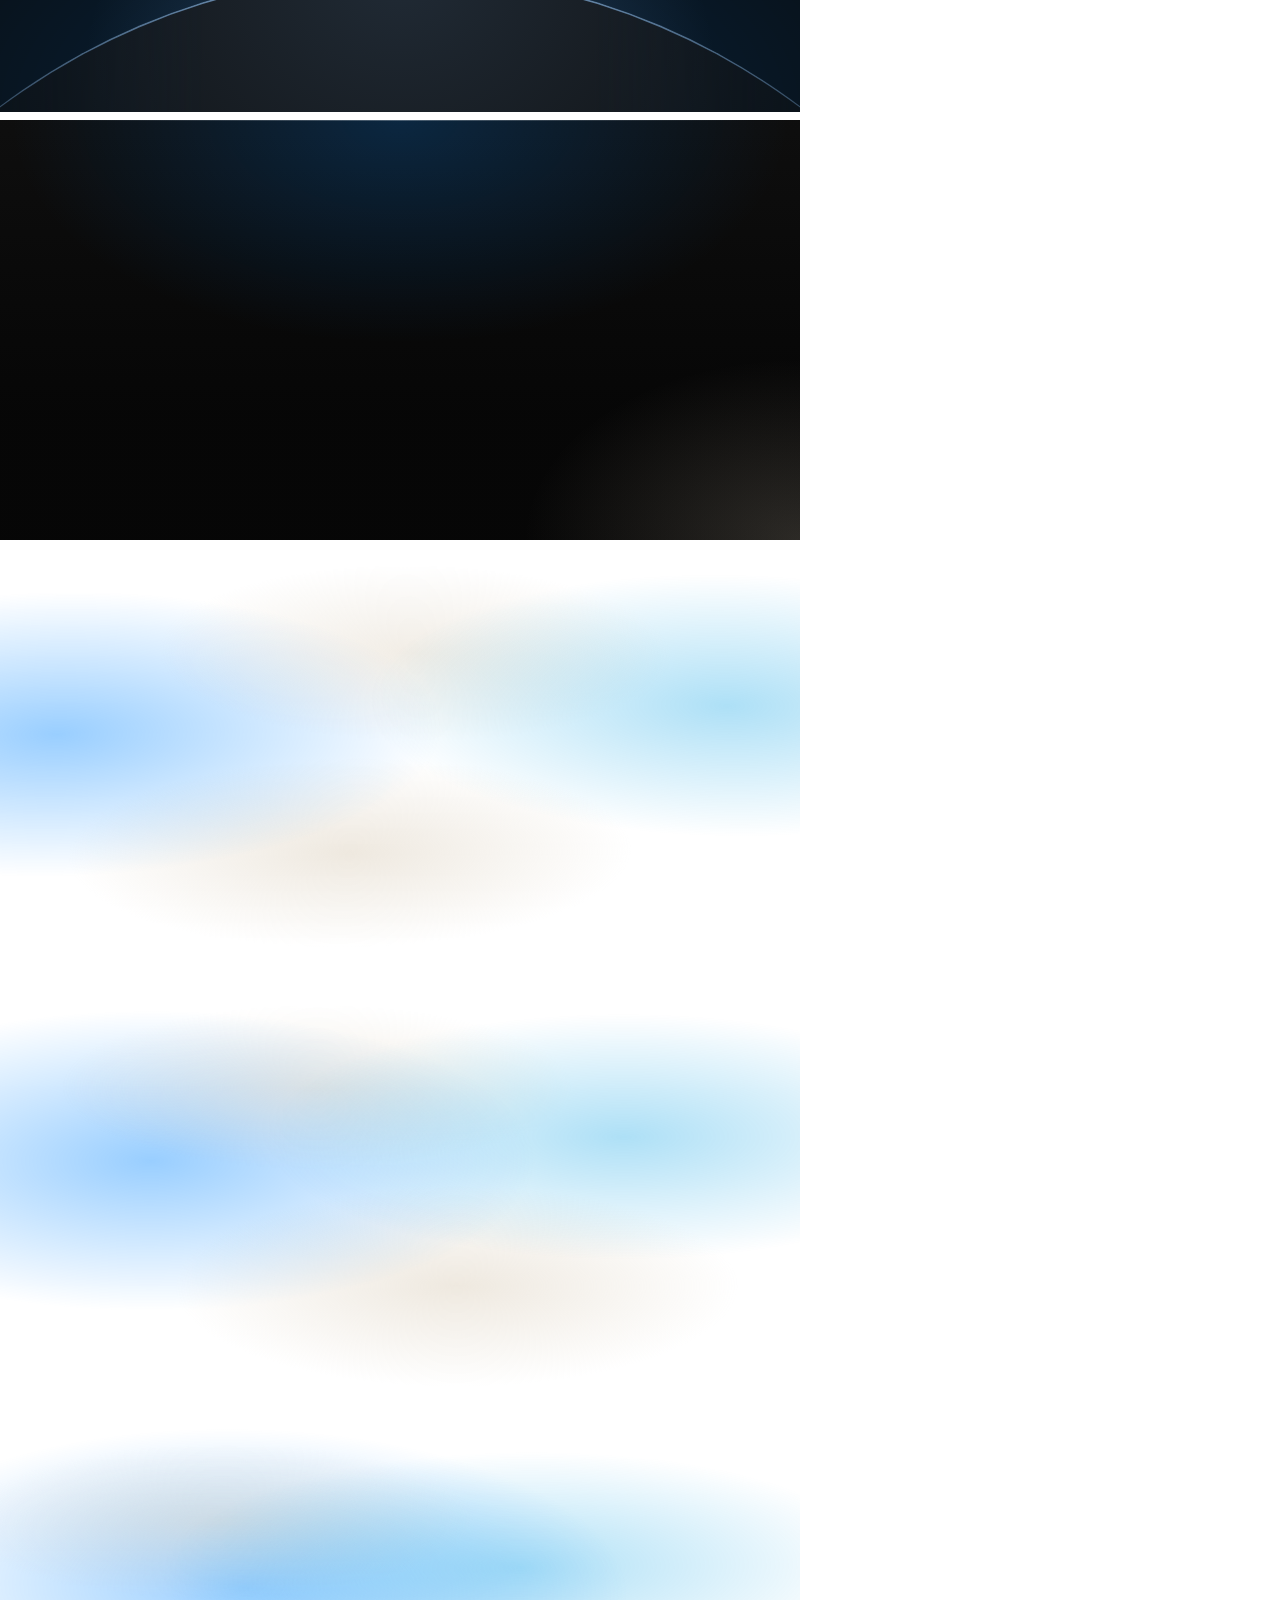
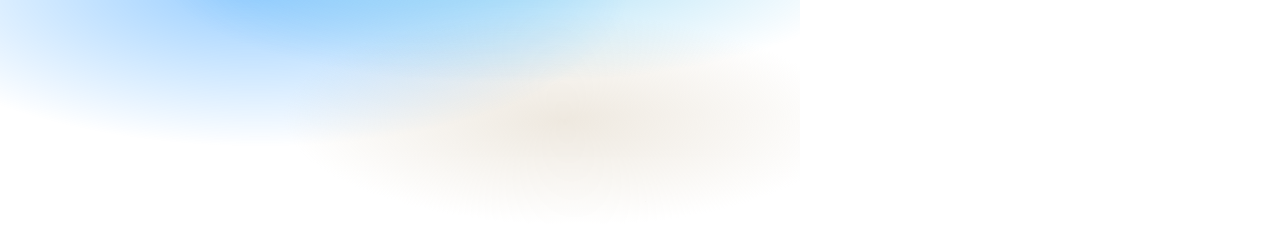
<file: assets/backgrounds/check.html>
<!doctype html>
<html lang="en" data-ground="sand">
<head>
<meta charset="utf-8">
<title>Backgrounds contrast check</title>
<!-- Every ground in a 800px box, for check.mjs: it sets a palette, screenshots the boxes and measures
     the ink and muted contrast on every pixel of each ground's text zone (index.json). The photograph
     grounds sit on a flat grey picture: #7c7c7c for the dark scrim, #d4d4d4 for the light one; and the worst case of the dark scrim: a white
     picture (white words on it). The light scrim is for pale photographs only. -->
<link rel="stylesheet" href="../system.css">
<link rel="stylesheet" href="backgrounds.css">
<style>body { margin: 0; width: 800px; } .box { width: 800px; margin: 0 0 8px; padding: 24px; font-size: 20px; } .pi, .pm { visibility: hidden; } .pi { color: var(--ink); } .pm { color: var(--muted); }  /* the liquid blobs held at the start, the middle and the end of their drift (the keyframes in backgrounds.css), so the text zone is measured where they stand under it */
  .at-start::before { animation: none; transform: translate3d(-7%, 0, 0) skewX(-7deg) scaleY(.94); } .at-start::after { animation: none; transform: translate3d(8%, 0, 0) skewX(6deg) scaleY(1.04); }
  .at-mid::before { animation: none; transform: translate3d(.5%, 0, 0) skewX(-.5deg) scaleY(.995); } .at-mid::after { animation: none; transform: translate3d(-.5%, 0, 0) scaleY(.98); }
  .at-end::before { animation: none; transform: translate3d(8%, 0, 0) skewX(6deg) scaleY(1.05); } .at-end::after { animation: none; transform: translate3d(-9%, 0, 0) skewX(-6deg) scaleY(.92); }
</style>
<script src="backgrounds.js" defer></script>
</head>
<body>
<div class="bg-mist box" data-g="mist" style="height:420px"><span class="pi">Ink</span> <span class="pm">Muted</span></div>
<div class="bg-halo box" data-g="halo" style="height:420px"><span class="pi">Ink</span> <span class="pm">Muted</span></div>
<div class="bg-grain box" data-g="grain" style="height:420px"><span class="pi">Ink</span> <span class="pm">Muted</span></div>
<div class="bg-paper box" data-g="paper" style="height:420px"><span class="pi">Ink</span> <span class="pm">Muted</span></div>
<div class="bg-dusk box" data-g="dusk" style="height:420px"><span class="pi">Ink</span> <span class="pm">Muted</span></div>
<div class="bg-topglow box" data-g="topglow" style="height:560px"><span class="pi">Ink</span> <span class="pm">Muted</span></div>
<div class="bg-ruled box" data-g="ruled" style="height:420px"><span class="pi">Ink</span> <span class="pm">Muted</span></div>
<div class="bg-dots box" data-g="dots" style="height:420px"><span class="pi">Ink</span> <span class="pm">Muted</span></div>
<div class="bg-arcs box" data-g="arcs" style="height:420px"><span class="pi">Ink</span> <span class="pm">Muted</span></div>
<div class="bg-band box" data-g="band" style="height:420px"><span class="pi">Ink</span> <span class="pm">Muted</span></div>
<div class="bg-field box" data-g="field" style="height:420px"><span class="pi">Ink</span> <span class="pm">Muted</span></div>
<div class="bg-band bg-tint box" data-g="band-tint" style="height:420px"><span class="pi">Ink</span> <span class="pm">Muted</span></div>
<div class="bg-field bg-tint box" data-g="field-tint" style="height:420px"><span class="pi">Ink</span> <span class="pm">Muted</span></div>
<div class="bg-photo box" data-g="photo" style="height:520px;--g-photo:linear-gradient(#7c7c7c,#7c7c7c)"><span class="pi">Ink</span> <span class="pm">Muted</span></div>
<div class="bg-photo bg-photo--left box" data-g="photo-left" style="height:520px;--g-photo:linear-gradient(#7c7c7c,#7c7c7c)"><span class="pi">Ink</span> <span class="pm">Muted</span></div>
<div class="bg-photo bg-photo--light box" data-g="photo-light" style="height:520px;--g-photo:linear-gradient(#d4d4d4,#d4d4d4)"><span class="pi">Ink</span> <span class="pm">Muted</span></div>
<div class="bg-photo box" data-g="photo-white" style="height:520px;--g-photo:linear-gradient(#fff,#fff)"><span class="pi">Ink</span> <span class="pm">Muted</span></div>
<div class="bg-photo bg-photo--left box" data-g="photo-left-white" style="height:520px;--g-photo:linear-gradient(#fff,#fff)"><span class="pi">Ink</span> <span class="pm">Muted</span></div>
<div class="bg-horizon box" data-g="horizon" style="height:640px"><span class="pi">Ink</span> <span class="pm">Muted</span></div>
<div class="bg-deep box" data-g="deep" style="height:420px"><span class="pi">Ink</span> <span class="pm">Muted</span></div>
<div class="bg-liquid box at-start" data-g="liquid" data-no-pause style="height:420px"><span class="pi">Ink</span> <span class="pm">Muted</span></div>
<div class="bg-liquid box at-mid" data-g="liquid-mid" data-no-pause style="height:420px"><span class="pi">Ink</span> <span class="pm">Muted</span></div>
<div class="bg-liquid box at-end" data-g="liquid-end" data-no-pause style="height:420px"><span class="pi">Ink</span> <span class="pm">Muted</span></div>

</body>
</html>
</file>
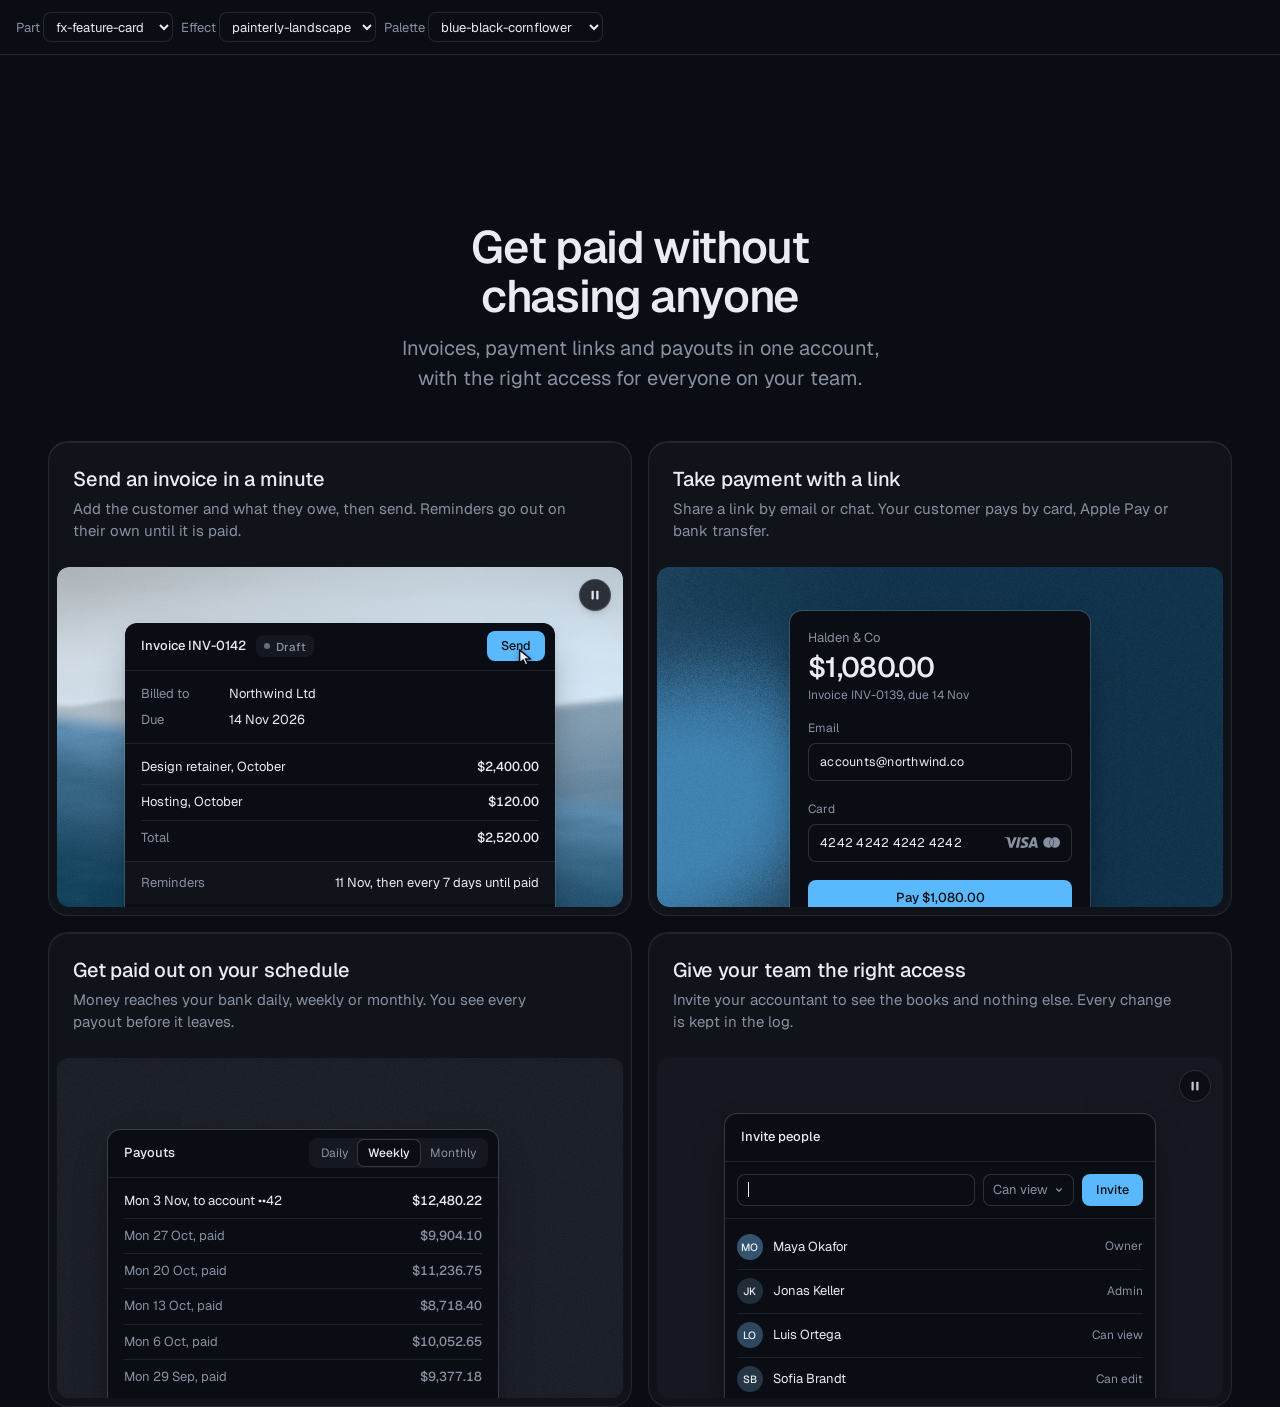
<file: assets/components/_lab.html>
<!doctype html>
<html lang="en" data-radius="soft">
<head>
<script>window.__tpGlMax = 16;   /* a gallery shows many live effects at once; a page of a site keeps the default 4 (fx.js) */</script>
<meta charset="utf-8">
<meta name="viewport" content="width=device-width, initial-scale=1">
<title>Component lab</title>
<link rel="preconnect" href="https://fonts.googleapis.com">
<link rel="preconnect" href="https://fonts.gstatic.com" crossorigin>
<link href="https://fonts.googleapis.com/css2?family=Geist:wght@100..900&family=Geist+Mono:wght@400..600&display=swap" rel="stylesheet">
<link rel="stylesheet" href="../system.css">
<link rel="stylesheet" href="./base.css">
<style>
  /* one component on its own, with a chosen effect (or object) and palette:
     _lab.html?c=fx-chart&fx=ruled-grounds&palette=white-link-blue&w=640 */
  :root { --font-display: "Geist", system-ui, sans-serif; --font-text: "Geist", system-ui, sans-serif; --font-mono: "Geist Mono", ui-monospace, monospace; --display-weight: 560; --display-tracking: -0.03em; }
  body { min-height: 100vh; margin: 0; }
  .bar { display: flex; flex-wrap: wrap; gap: 8px; align-items: center; padding: 12px 16px; border-bottom: 1px solid var(--line); font: 13px/1.4 var(--font-text); color: var(--muted); }
  .bar select { font: inherit; color: var(--ink); background: var(--bg); border: 1px solid var(--line); border-radius: var(--r-sm); height: 30px; padding: 0 8px; }
  .stage { padding: clamp(16px, 4vw, 48px); margin-inline: auto; }
</style>
</head>
<body>
<div class="bar">
  <label>Part <select id="c"></select></label>
  <label>Effect <select id="fx"></select></label>
  <label>Palette <select id="pal"></select></label>
</div>
<main class="stage" id="stage"></main>
<script type="module">
  import fx from '../effects/fx.js';
  const PARTS = ['fx-feature-card', 'fx-dither-object', 'fx-headline', 'fx-button', 'fx-prompt', 'fx-icon-tiles', 'fx-stat', 'fx-globe', 'fx-map', 'fx-chart', 'fx-bars', 'fx-band', 'fx-spotlight', 'fx-photo', 'fx-avatar', 'fx-search', 'fx-logos', 'fx-tabs', 'fx-pricing', 'fx-progress'];
  const PALETTES = {
    'blue-black-cornflower': { bg: '#0a0d14', surface: '#131824', ink: '#e9edf3', muted: '#8891a1', accent: '#5ab9fc', accentInk: '#0a0d14' },
    'graphite-safety-orange': { bg: '#18191b', surface: '#222427', ink: '#eff0f1', muted: '#9c9ea3', accent: '#ff4a1f', accentInk: '#18191b' },
    'white-link-blue': { bg: '#ffffff', surface: '#f4f4f4', ink: '#111111', muted: '#6b6b6b', accent: '#1a4be0', accentInk: '#ffffff' },
    'moss-sand': { bg: '#ddd6c6', surface: '#d2cab8', ink: '#2a2a26', muted: '#59574e', accent: '#4f6238', accentInk: '#ffffff' },
    'cobalt-field': { bg: '#0034eb', surface: '#002fd6', ink: '#ffffff', muted: '#dfe4f2', accent: '#e9e34a', accentInk: '#111111' },
  };
  const q = new URLSearchParams(location.search);
  const part = PARTS.includes(q.get('c')) ? q.get('c') : PARTS[0];
  const palId = PALETTES[q.get('palette')] ? q.get('palette') : 'blue-black-cornflower';
  const p = PALETTES[palId];
  const s = document.documentElement.style;
  const action = fx.color.contrast(p.accent, p.bg) >= 2.2 ? p.accent : p.ink;
  Object.entries({ '--p-bg': p.bg, '--p-surface': p.surface, '--p-ink': p.ink, '--p-muted': p.muted, '--p-accent': p.accent, '--p-accent-ink': p.accentInk, '--p-action': action, '--p-action-ink': action === p.accent ? p.accentInk : p.bg }).forEach(([k, v]) => s.setProperty(k, v));
  s.colorScheme = fx.color.isDark(p.bg) ? 'dark' : 'light';
  if (q.has('fallback')) fx.config.forceFallback = true;
  // one part at a time: at most 4 live WebGL contexts on this page
  fx.config.maxLive = 4;
  if (q.has('w')) document.getElementById('stage').style.maxWidth = q.get('w') + 'px';

  const base = `./${part}/`;
  const [meta, html, mod] = await Promise.all([fetch(base + 'meta.json').then(r => r.json()), fetch(base + 'component.html').then(r => r.text()), import(base + 'component.js')]);
  const link = Object.assign(document.createElement('link'), { rel: 'stylesheet', href: base + 'component.css' });
  document.head.append(link);
  await new Promise(r => { link.onload = link.onerror = r; });
  const choices = meta.effects?.length ? meta.effects : meta.objects || [];
  const chosen = choices.includes(q.get('fx')) ? q.get('fx') : meta.default;
  const stage = document.getElementById('stage');
  stage.innerHTML = html;
  const root = stage.firstElementChild;
  // the chosen effect goes where the part reads it: data-cx-object, data-cx-fill, or data-cx-effect on the root
  // the dither object: one figure set to the chosen object (one live object, as on a page); no caption under it
  if (meta.objects) {
    const fig = root.matches('[data-cx-object]') ? root : root.querySelector('[data-cx-object]');
    fig.dataset.cxObject = chosen;
    if (q.get('render') === 'studio') fig.dataset.cxRender = 'studio';
    fig.querySelector('.cx-obj__stage').removeAttribute('aria-label');
    fig.style.maxWidth = '720px';
  }
  // without ?fx= the markup keeps its own effects (the feature card mixes a landscape and a grain: setting
  // the default on every panel would paint the grain panel as a landscape too)
  else if (!choices.includes(q.get('fx'))) { /* as written */ }
  else if (root.querySelector('[data-cx-fill]')) root.querySelectorAll('[data-cx-fill]').forEach(el => { el.dataset.cxFill = chosen; });
  else if (root.querySelector('[data-cx-effect]')) root.querySelectorAll('[data-cx-effect]').forEach(el => { el.dataset.cxEffect = chosen; });
  else root.dataset.cxEffect = chosen;
  // the map draws its baked streets; an effect named with ?fx= shows its fallback ground (no map data) instead
  if (part === 'fx-map' && choices.includes(q.get('fx'))) delete root.dataset.cxMap;
  await document.fonts.ready;
  window.__part = mod.default(root);
  setTimeout(() => { document.documentElement.dataset.ready = '1'; }, 1200);

  const fill = (sel, list, cur, key) => {
    const el = document.getElementById(sel);
    el.innerHTML = list.map(v => `<option${v === cur ? ' selected' : ''}>${v}</option>`).join('');
    el.addEventListener('change', () => { q.set(key, el.value); if (key === 'c') q.delete('fx'); location.search = q.toString(); });
  };
  fill('c', PARTS, part, 'c');
  // a part whose default is none (the map's streets, the photograph as it is) lists none first, so the
  // select never shows an effect that is not on
  fill('fx', meta.default === 'none' ? ['none', ...choices] : choices, chosen, 'fx');
  fill('pal', Object.keys(PALETTES), palId, 'palette');
</script>
</body>
</html>
</file>
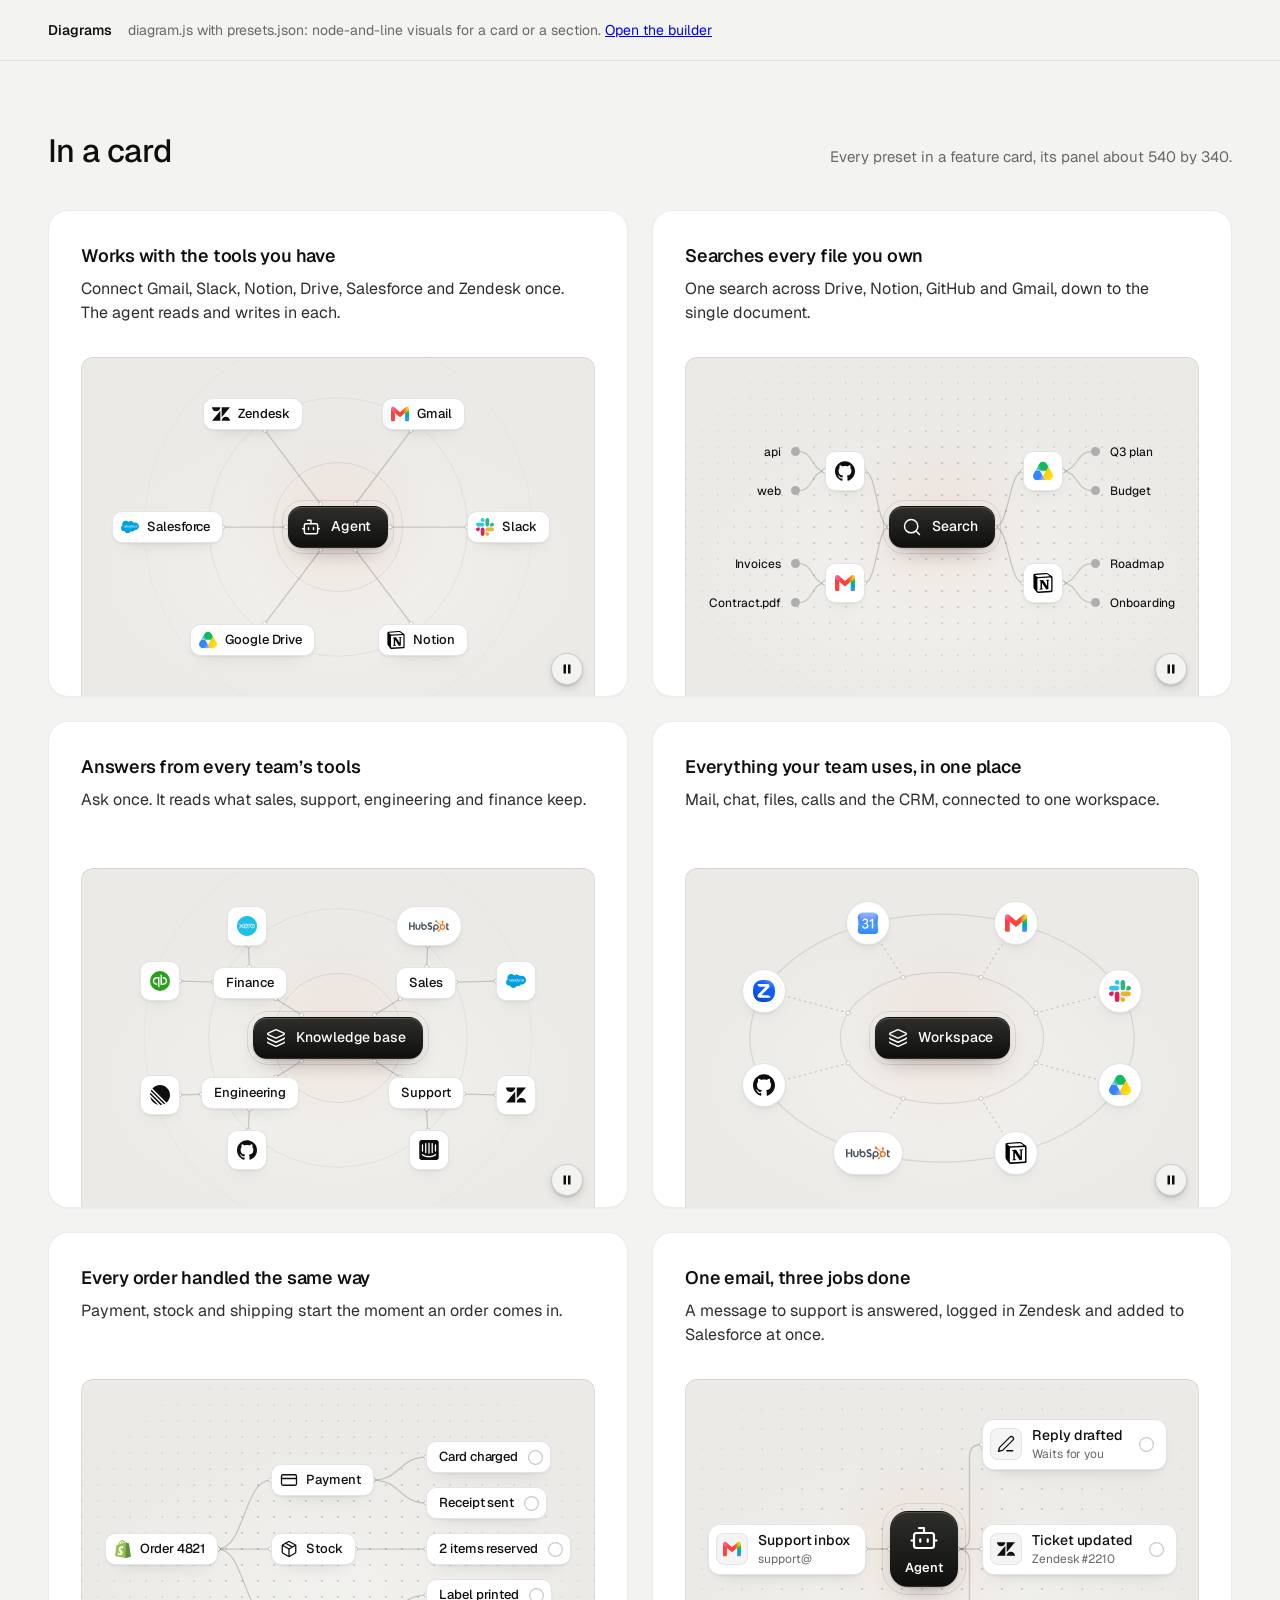
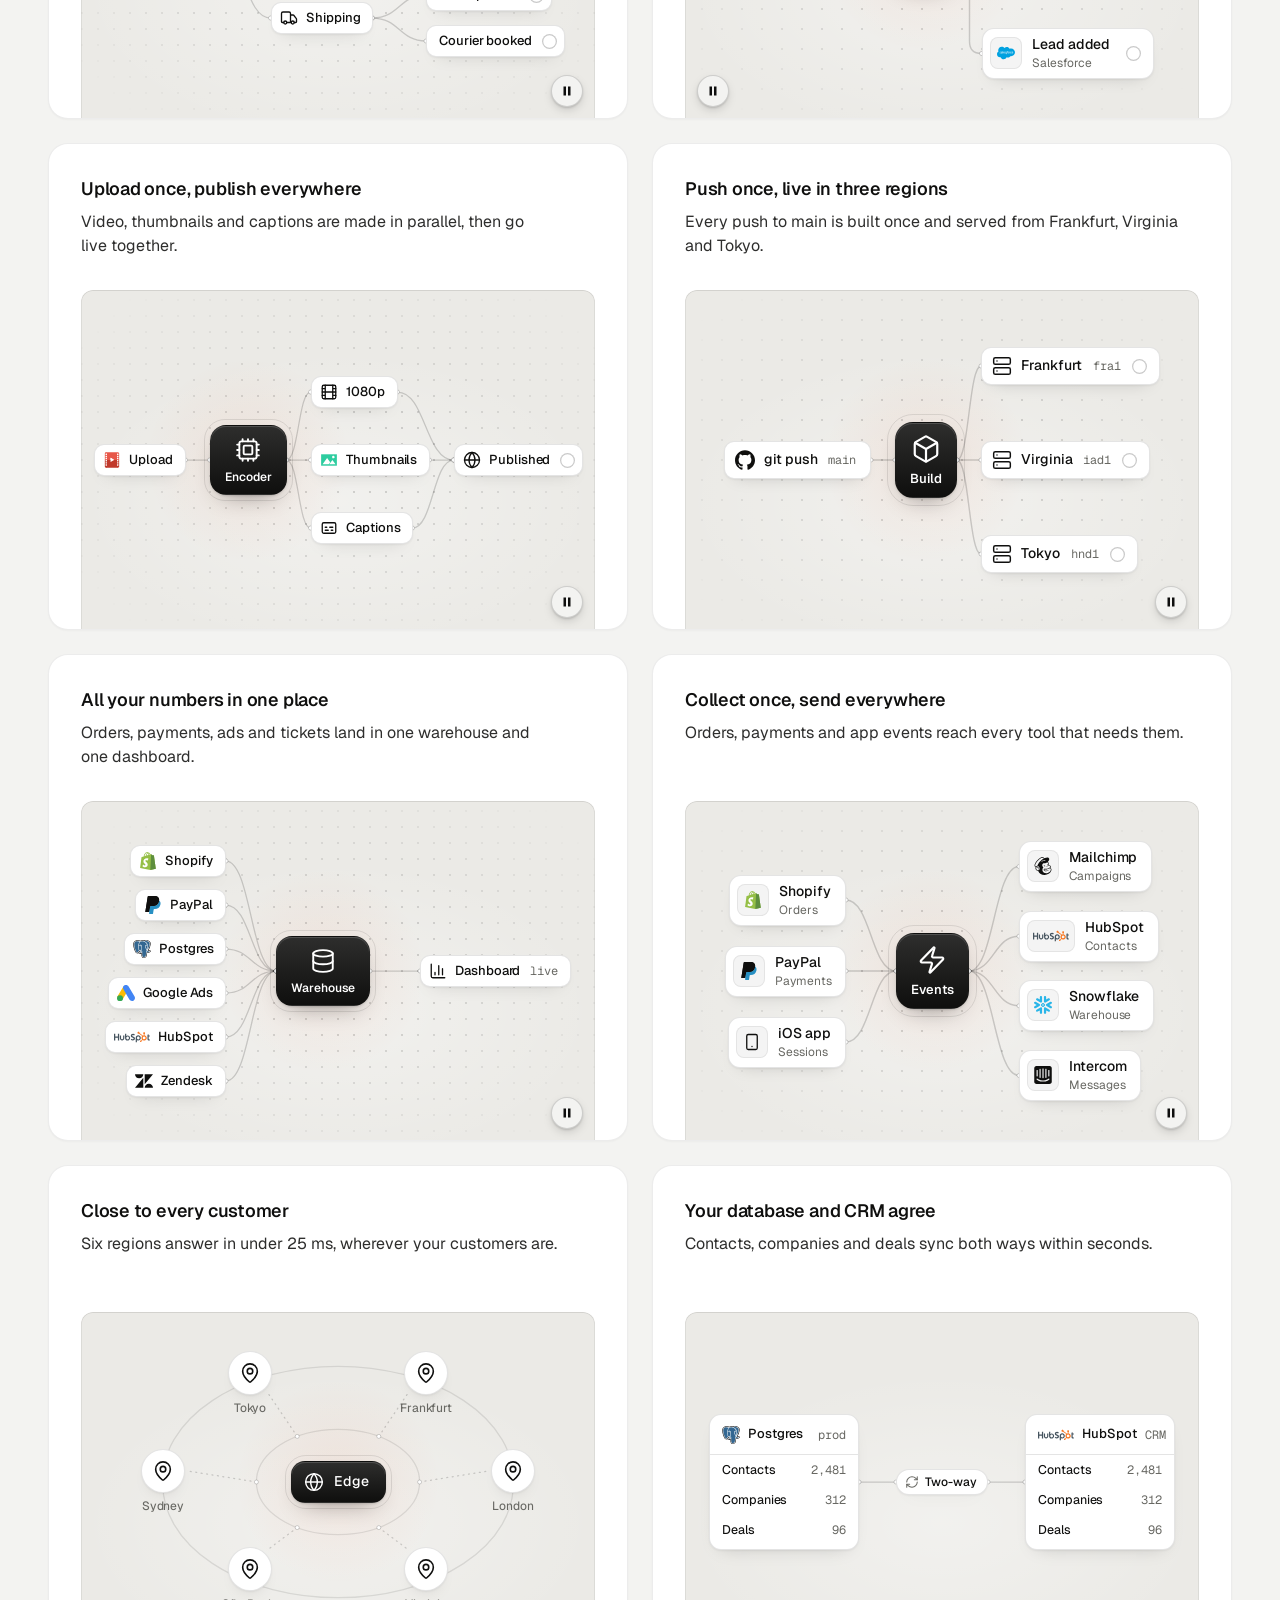
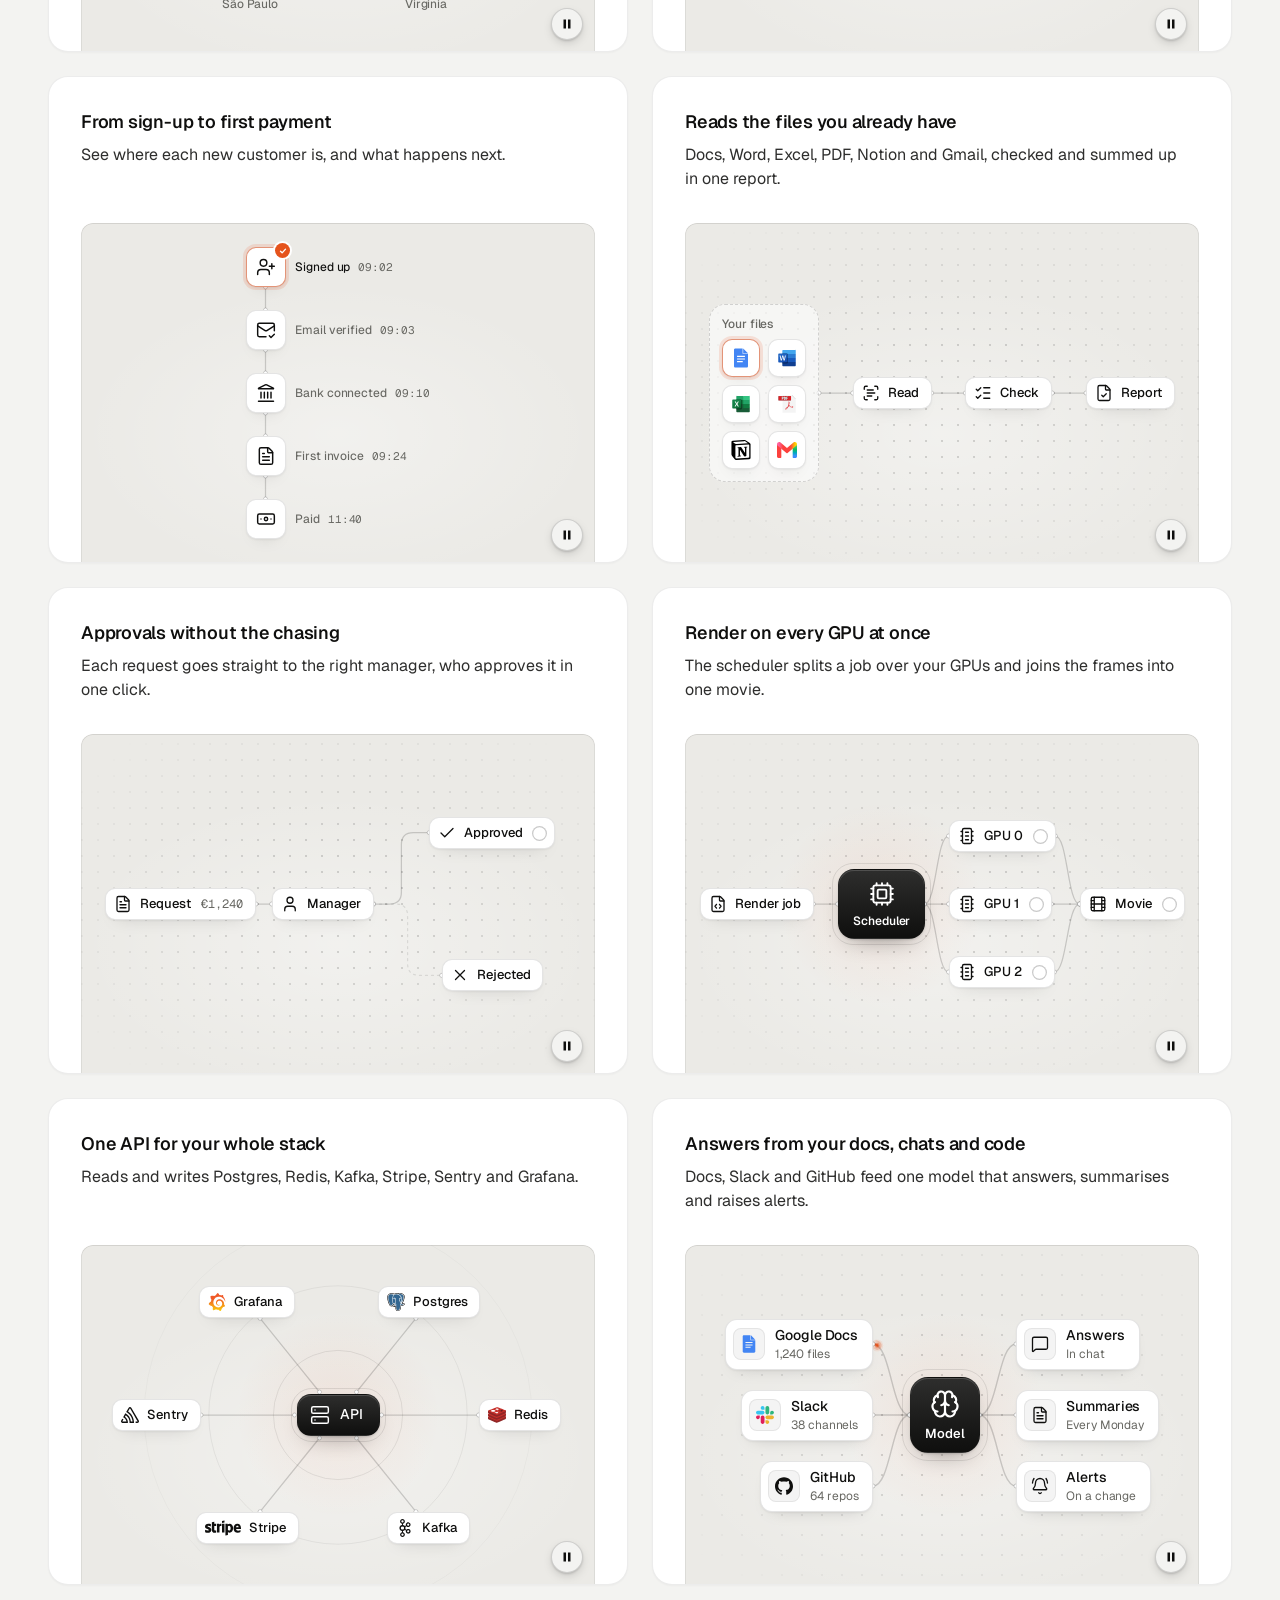
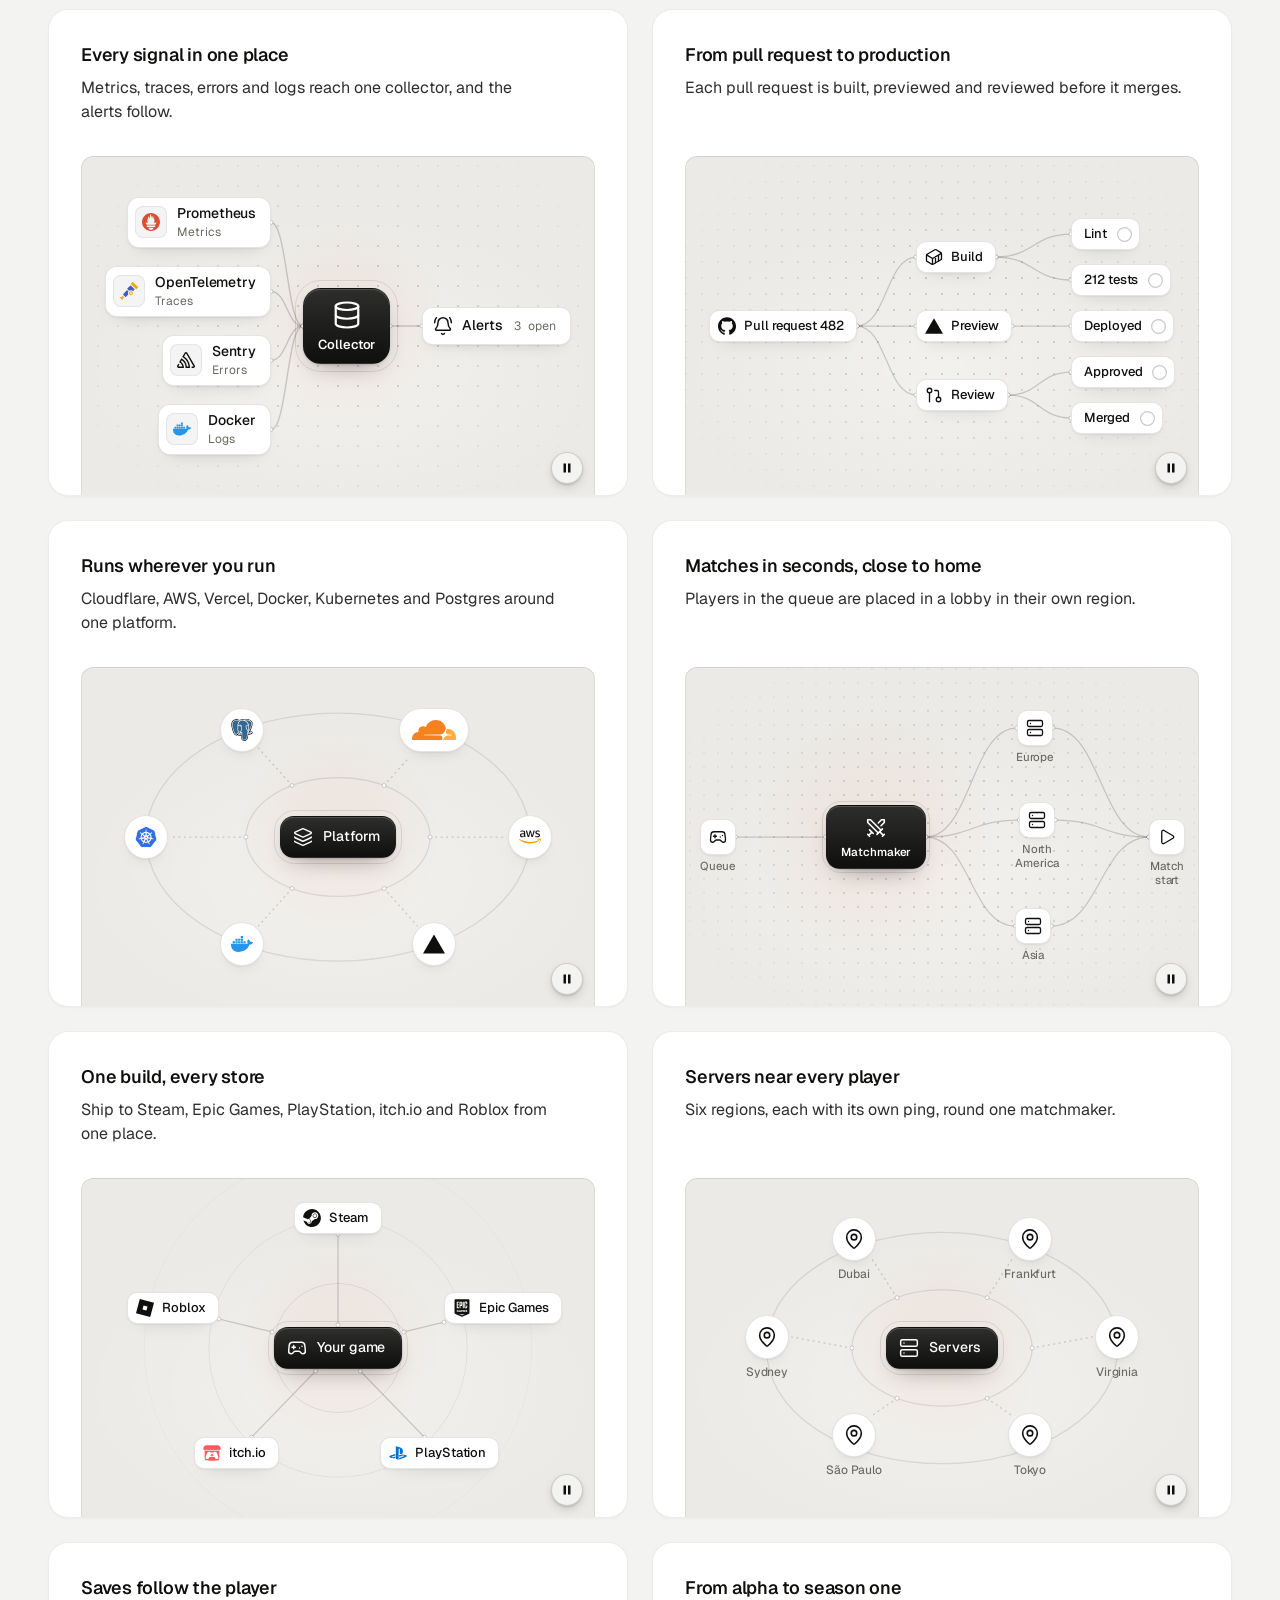
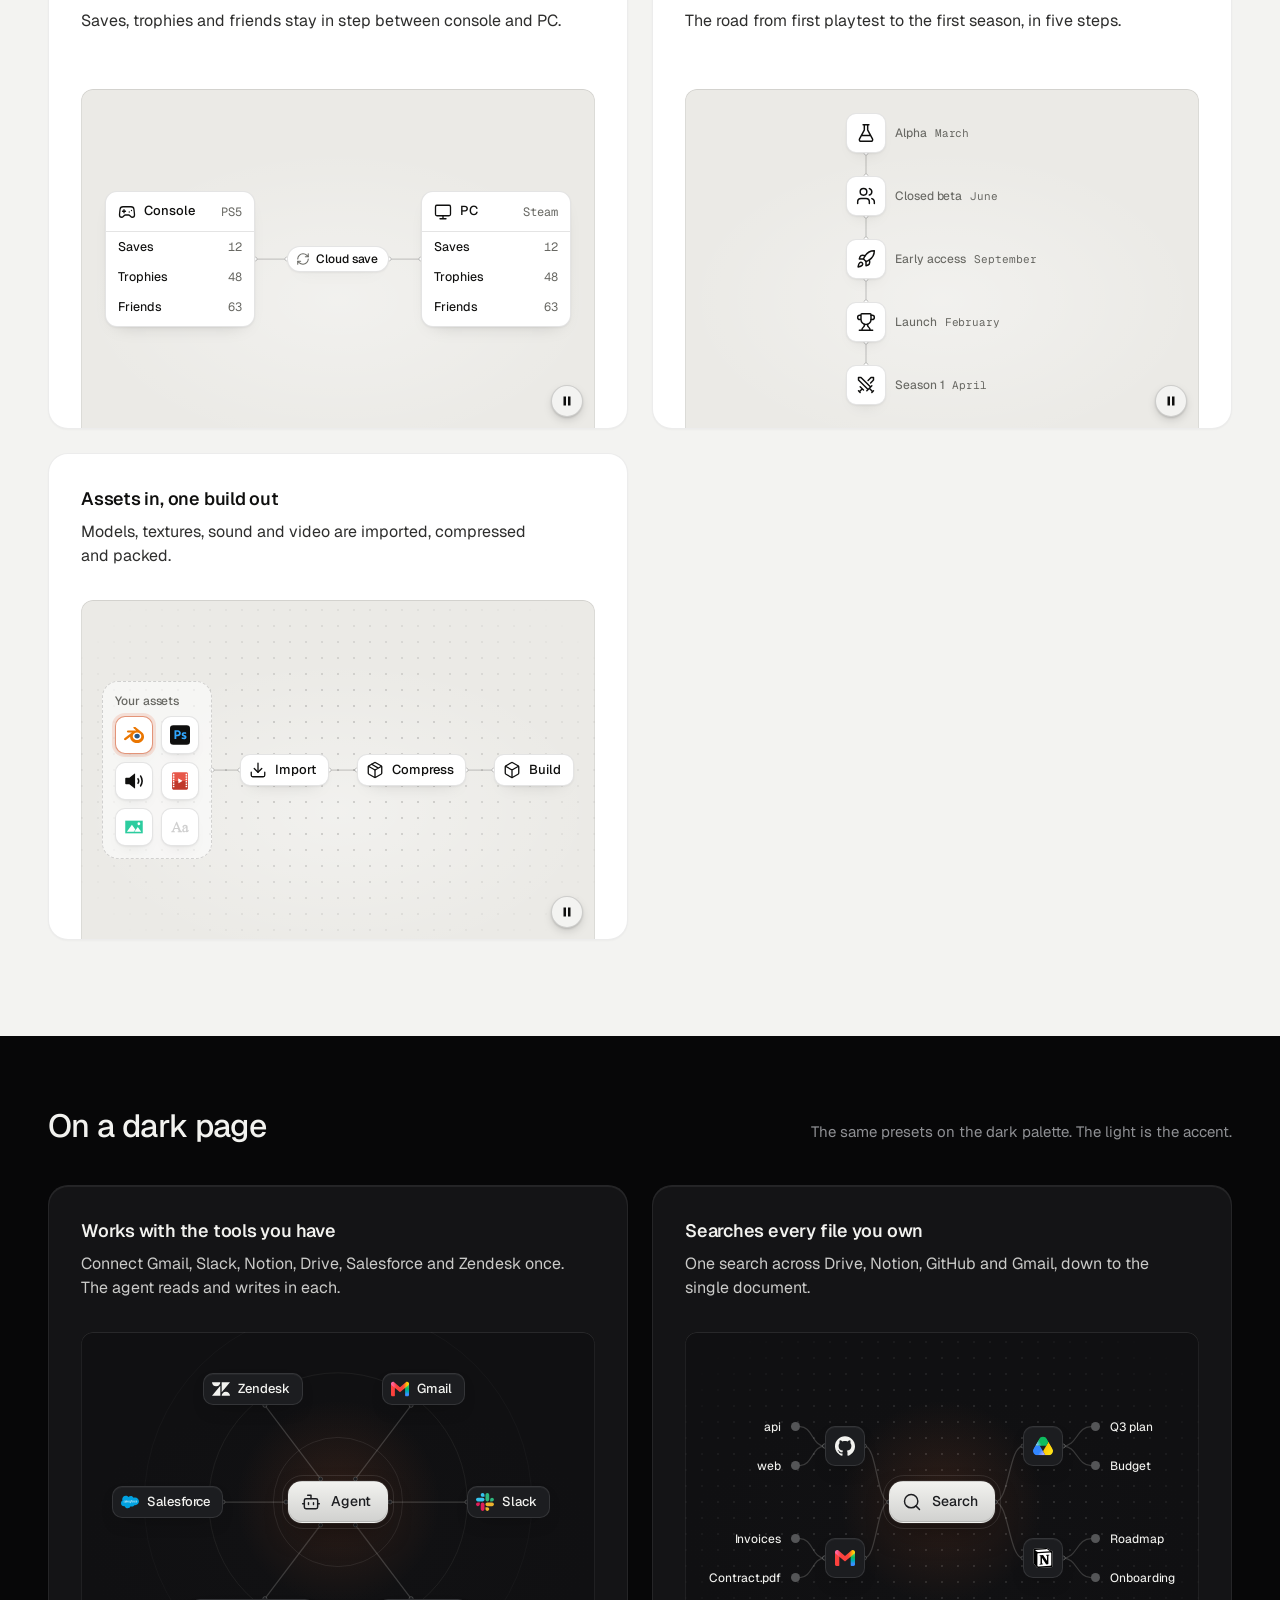
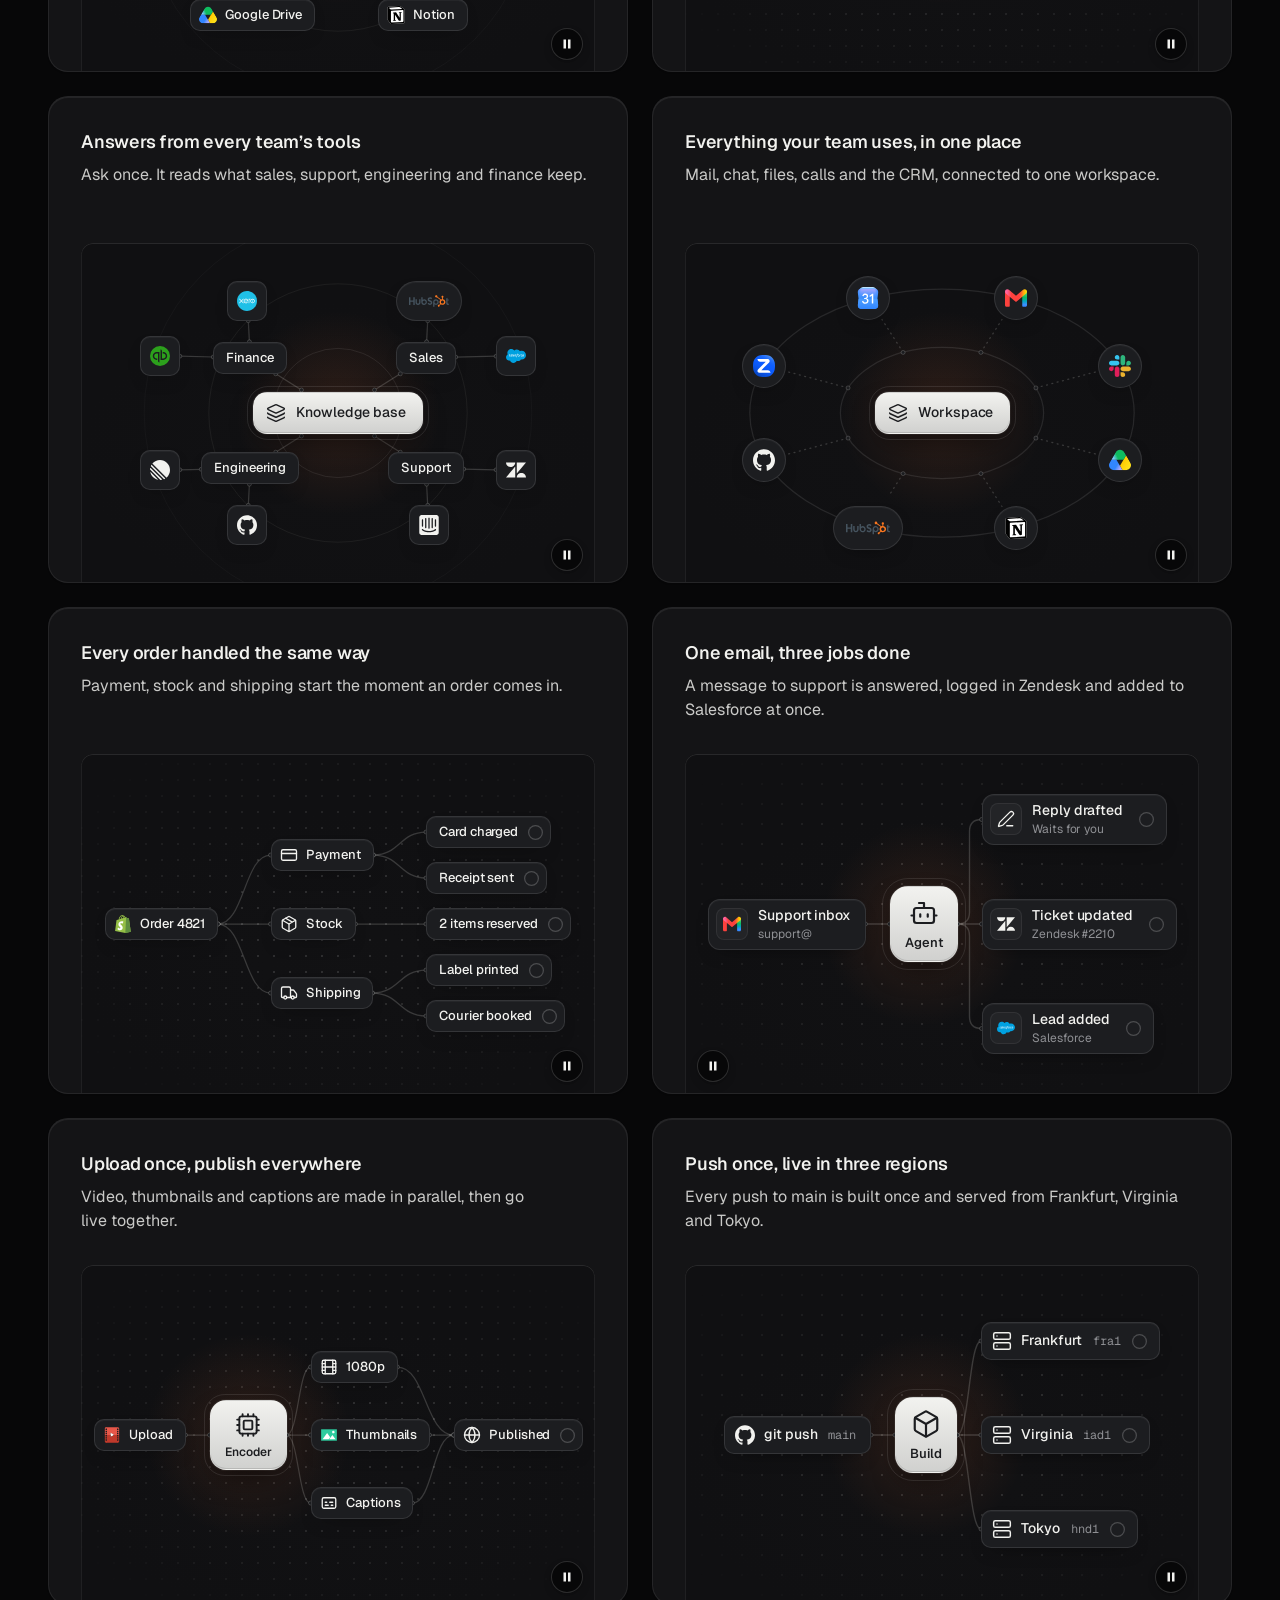
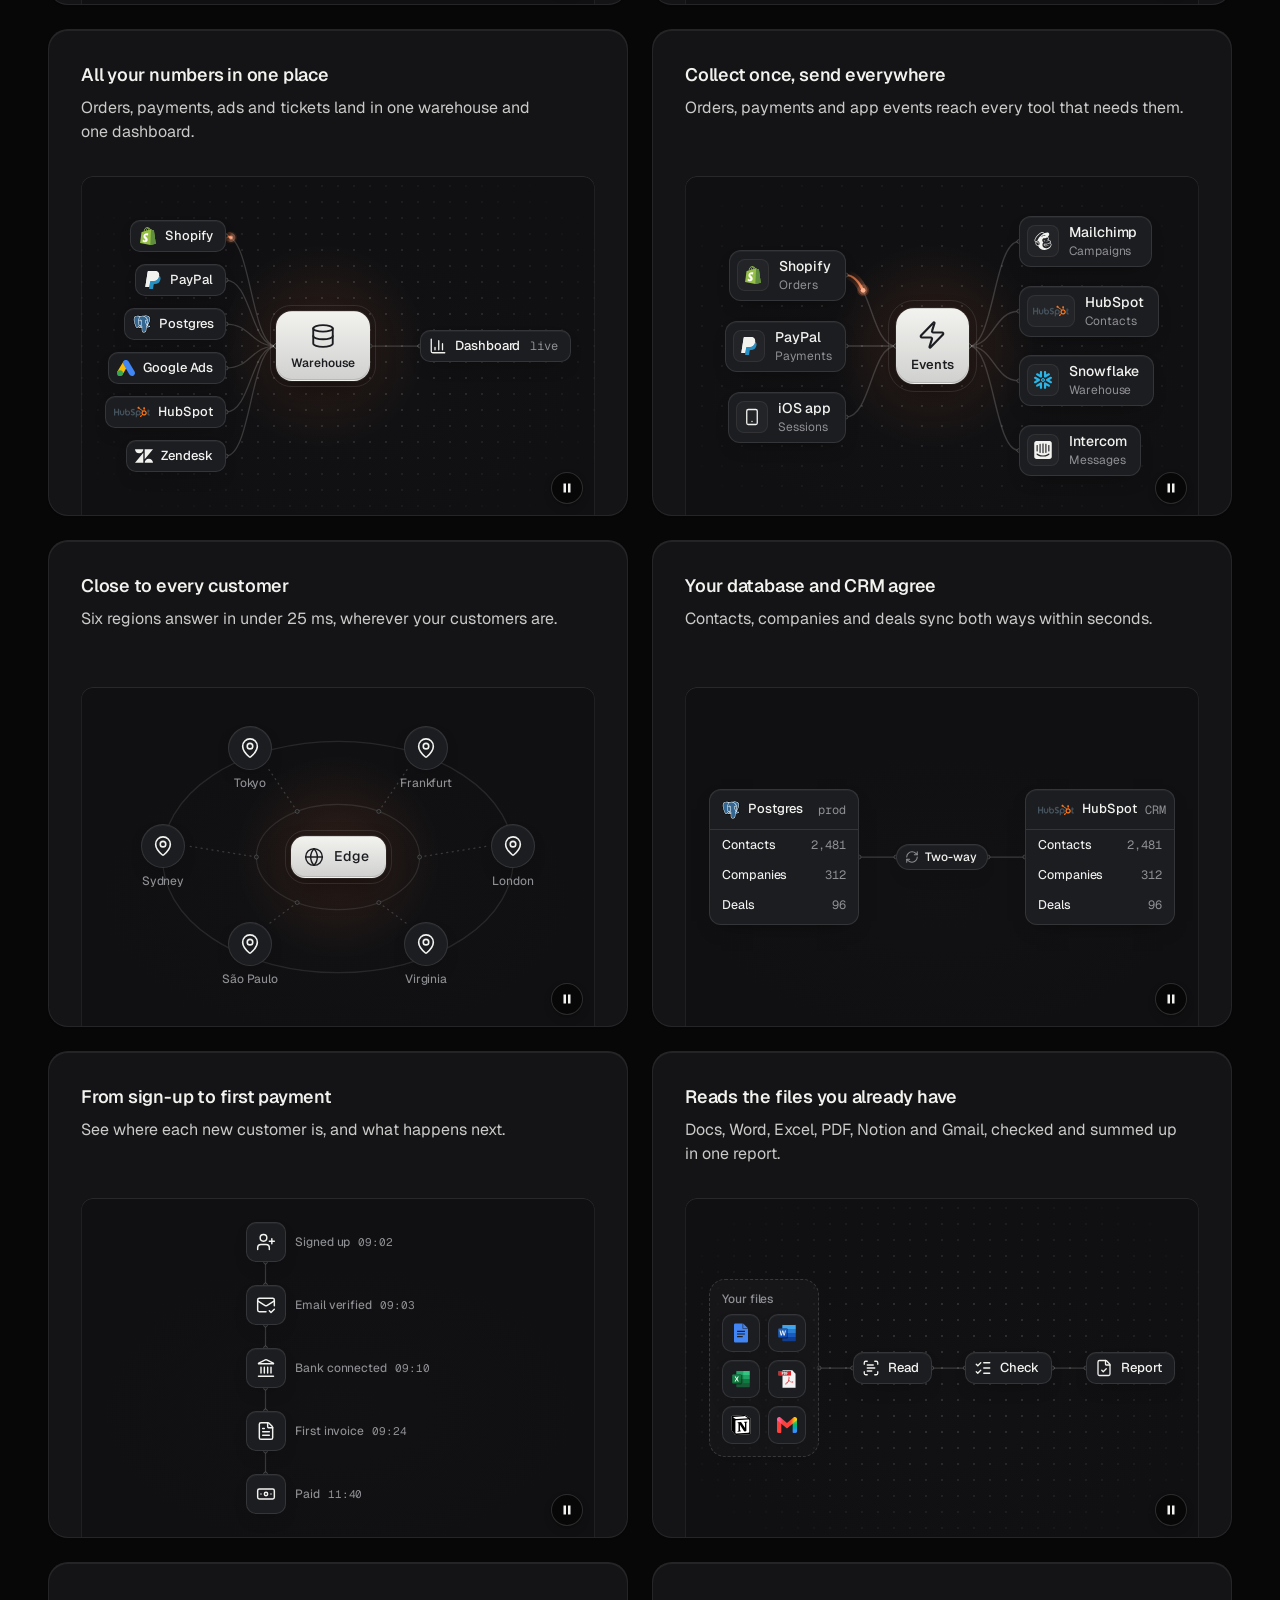
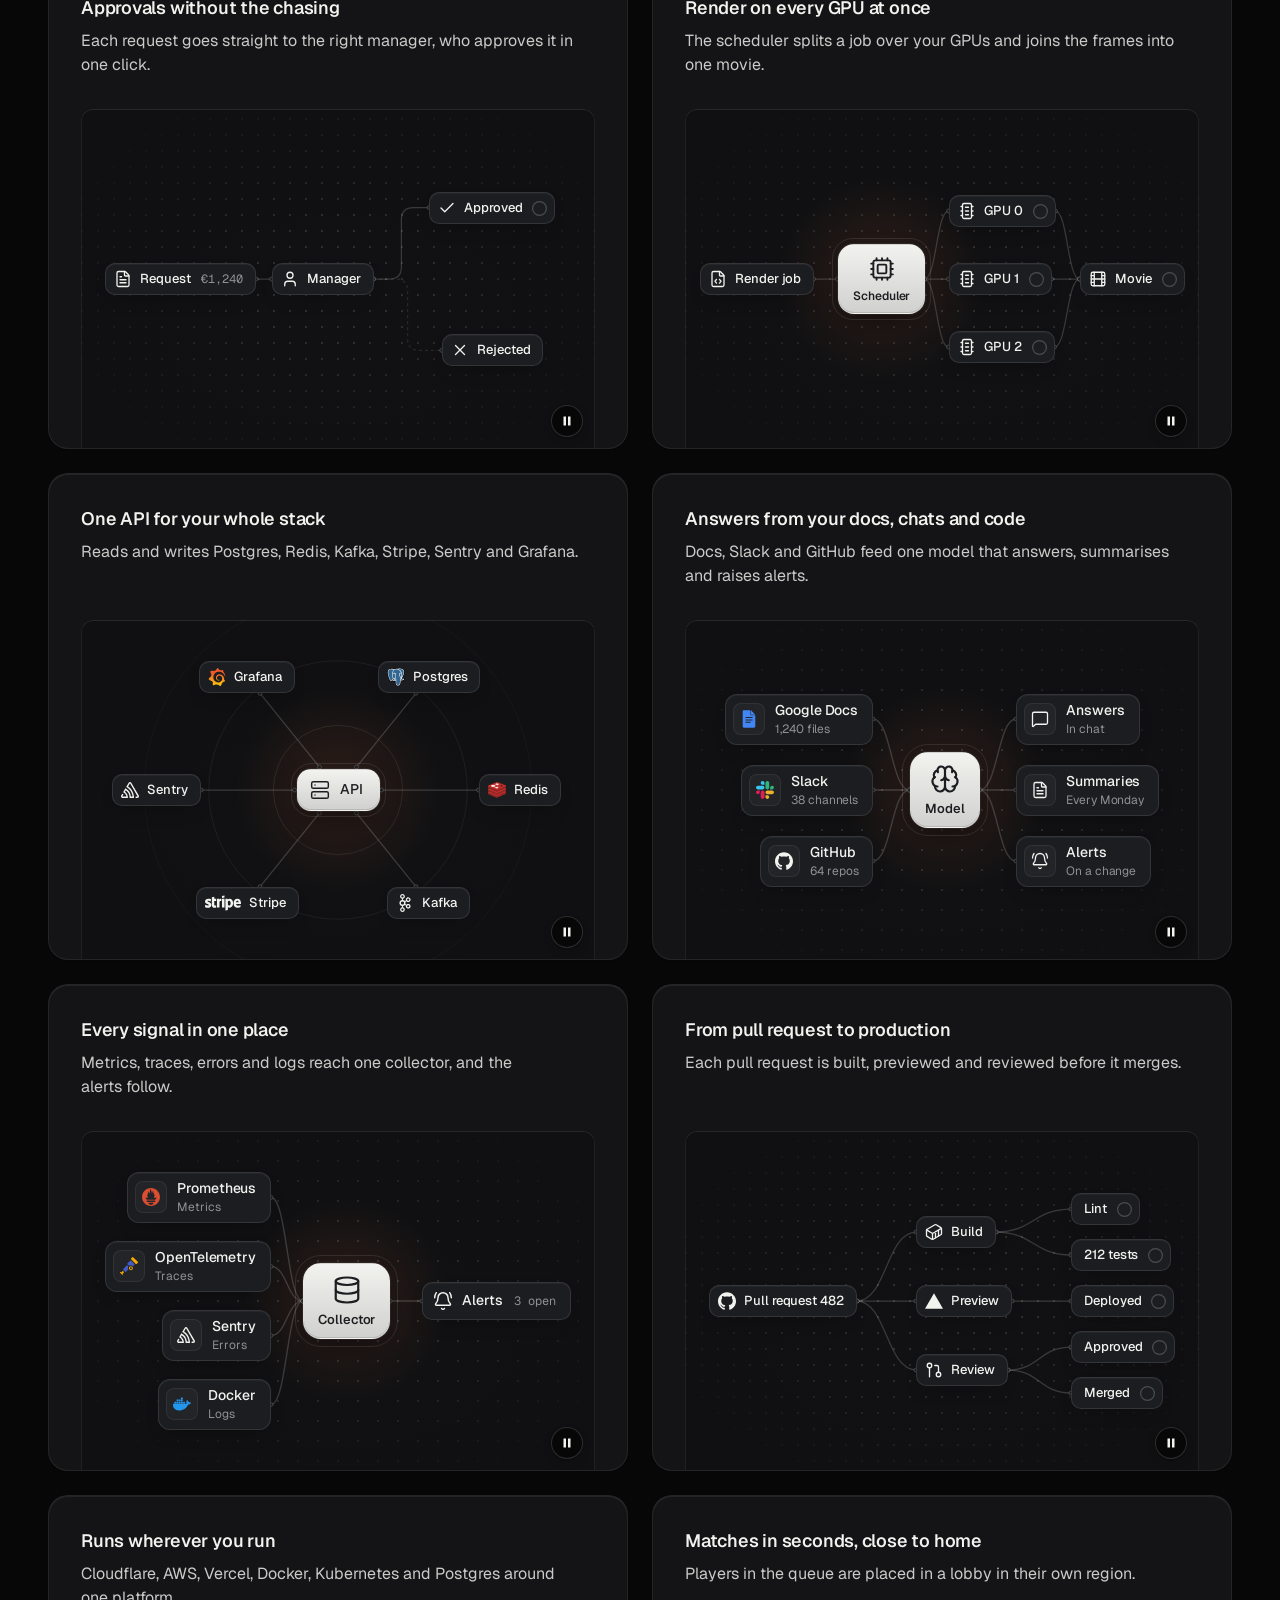
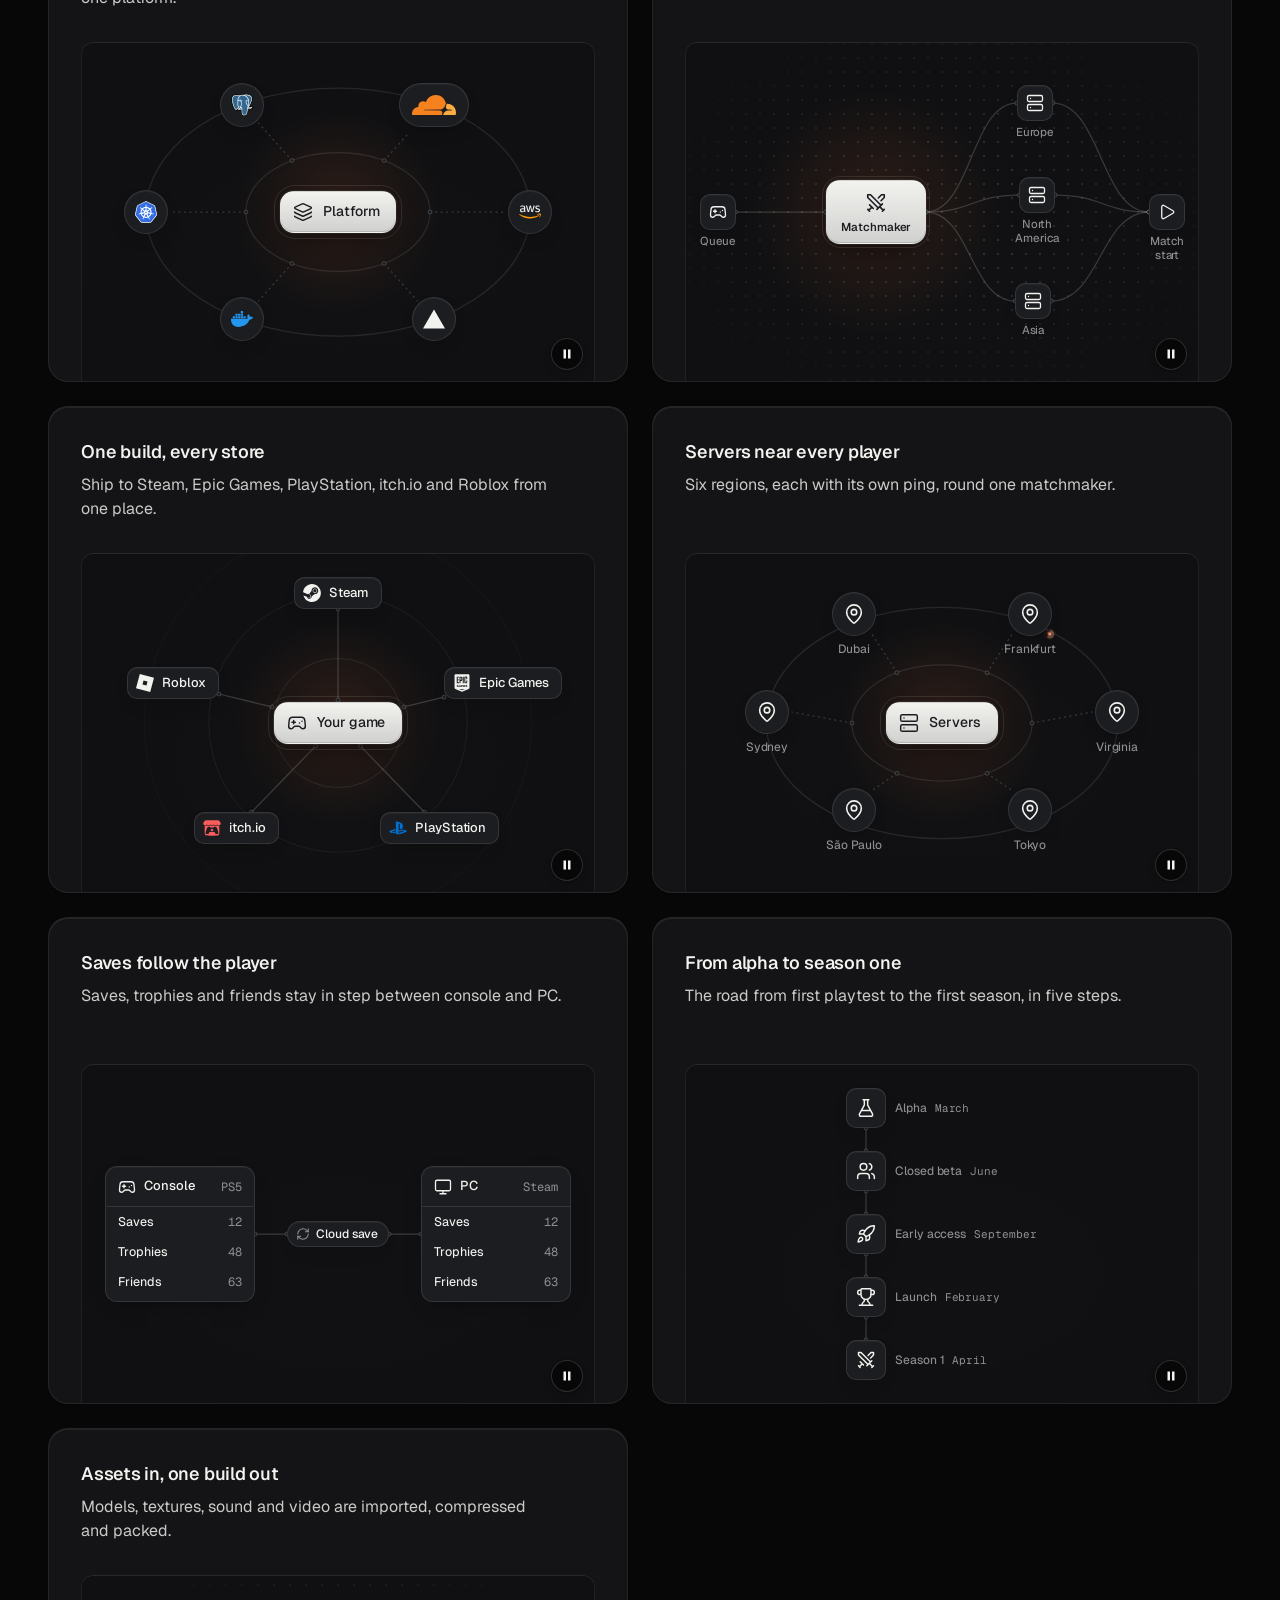
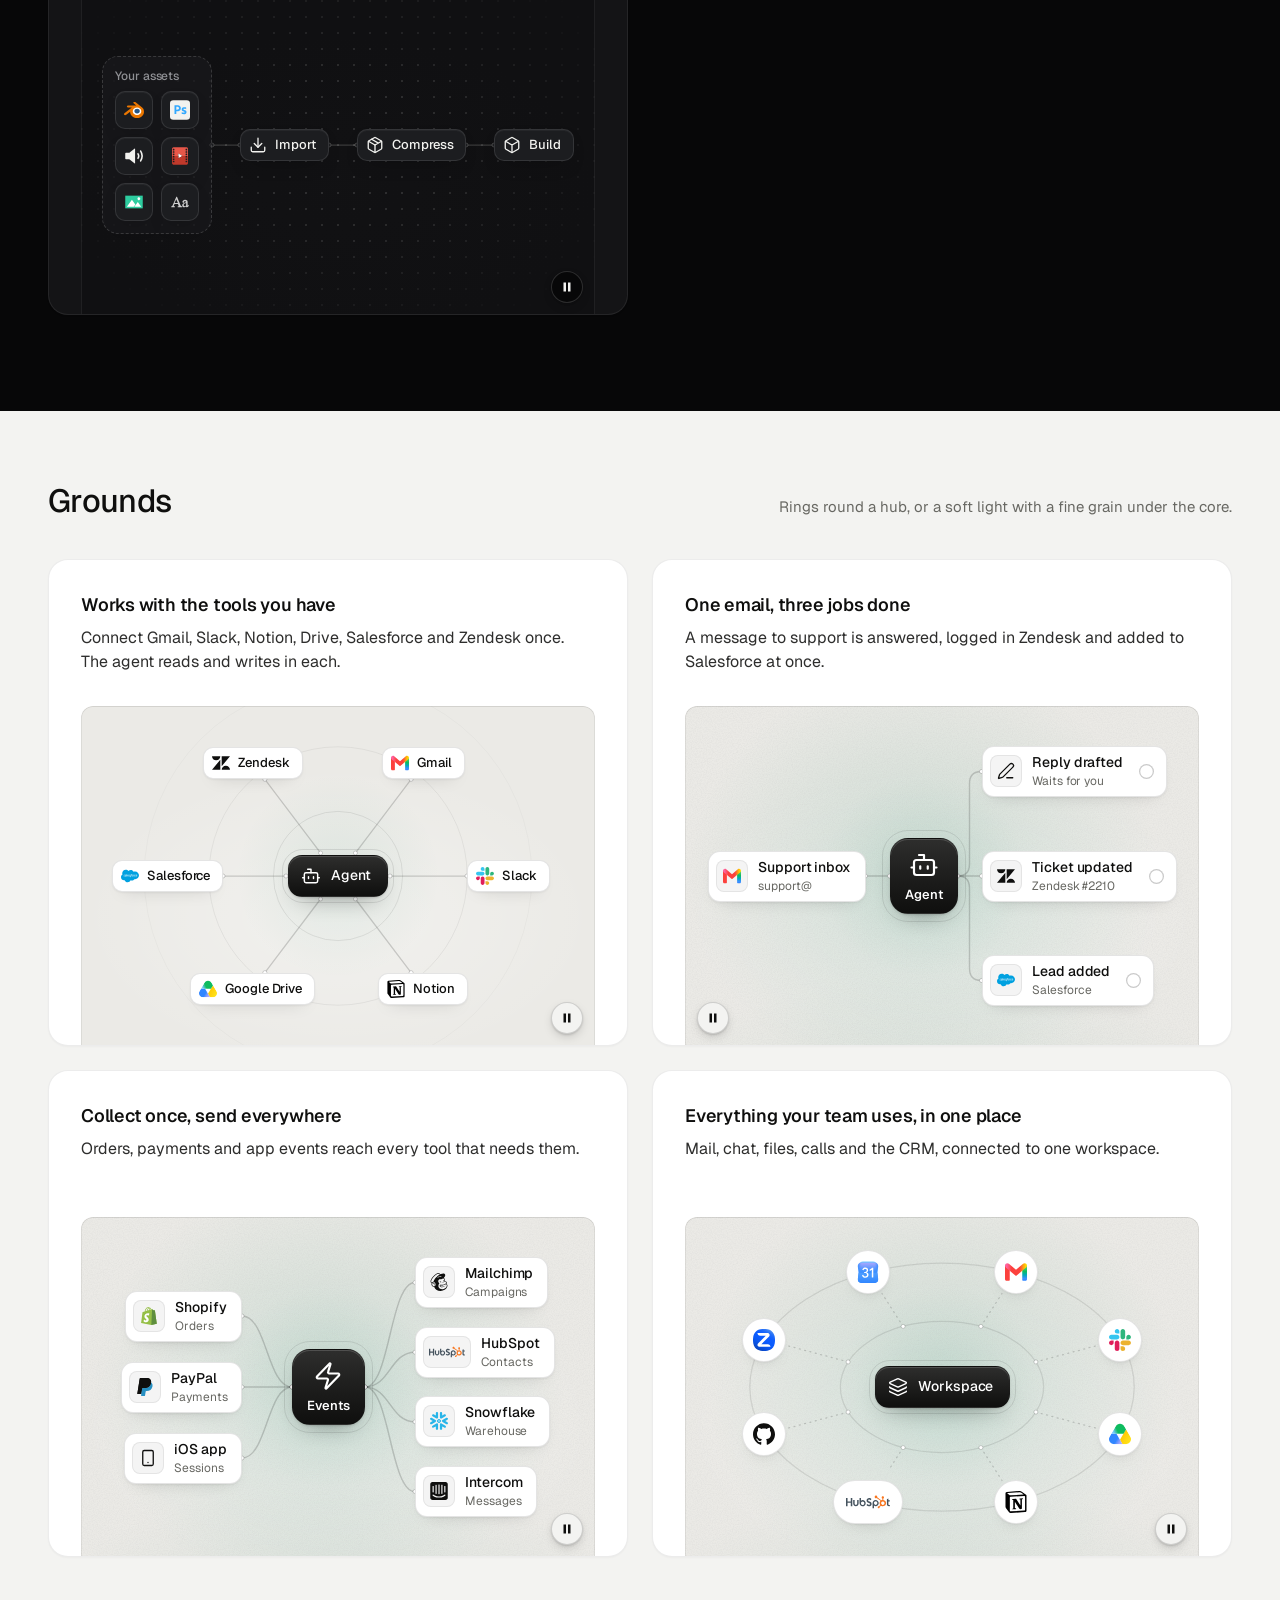
<file: assets/diagrams/demo.html>
<!doctype html>
<html lang="en">
<head>
<meta charset="utf-8">
<meta name="viewport" content="width=device-width, initial-scale=1">
<title>Diagrams</title>
<link rel="preconnect" href="https://fonts.googleapis.com">
<link rel="preconnect" href="https://fonts.gstatic.com" crossorigin>
<link href="https://fonts.googleapis.com/css2?family=Geist:wght@300..700&family=Geist+Mono:wght@400;500&display=swap" rel="stylesheet">
<link rel="stylesheet" href="../ui/cards.css">
<link rel="stylesheet" href="diagram.css">
<style>
  /* two page palettes (the same as assets/ui/cards.html); every colour of the cards and the diagrams
     comes from these */
  :root {
    --font-text: "Geist", system-ui, sans-serif;
    --font-display: "Geist", system-ui, sans-serif;
    --font-mono: "Geist Mono", ui-monospace, monospace;
  }
  [data-theme="light"] {
    --bg: #f3f3f1; --card: #ffffff; --ink: #0f0f0e; --muted: #686863; --accent: #e5531c; --accent-ink: #ffffff; --frag: #ffffff; --ground-bg: #ebeae6; --ground-accent: #dcd9d0;
  }
  [data-theme="light"][data-accent="blue"] { --accent: #2456e8; }
  [data-theme="light"][data-accent="green"] { --accent: #16825d; }
  [data-theme="dark"] {
    --bg: #070708; --card: #141416; --ink: #f2f2ef; --muted: #8f9094; --accent: #ff7a3c; --accent-ink: #120c08; --frag: #1c1d20; --ground-bg: #101012; --ground-accent: #232326;
  }
  [data-theme="dark"][data-accent="white"] { --accent: #f2f2ef; --accent-ink: #0b0b0c; }
  [data-theme="dark"][data-accent="green"] { --accent: #3ccf8e; --accent-ink: #06130d; }
  * { box-sizing: border-box; }
  html, body { margin: 0; }
  body { font-family: var(--font-text); background: #f3f3f1; color: #0f0f0e; -webkit-font-smoothing: antialiased; }
  .set { background: var(--bg); color: var(--ink); padding: 72px 0 96px; }
  .wrap { max-width: 1232px; margin: 0 auto; padding: 0 24px; }
  .head { display: flex; align-items: baseline; justify-content: space-between; gap: 24px; margin-bottom: 40px; }
  .head h2 { margin: 0; font: 500 32px/1.15 var(--font-display); letter-spacing: -0.02em; }
  .head p { margin: 0; color: var(--muted); font-size: 15px; max-width: 46ch; }
  .grid { display: grid; grid-template-columns: repeat(2, minmax(0, 1fr)); gap: 24px; }
  .grid--one { grid-template-columns: minmax(0, 1fr); }
  /* the panel heights of the brief: a card panel about 340 high, a section panel 560 */
  .card > .panel { --p-h: 340px; }
  .card--wide > .panel { --p-h: 560px; }
  .item { display: flex; flex-direction: column; gap: 10px; min-width: 0; }
  .item > .card { flex: 1; }
  .item > code { font: 400 12px/1 var(--font-mono); color: var(--muted); padding-left: 4px; }
  .top { background: #f3f3f1; border-bottom: 1px solid rgb(0 0 0 / .07); }
  .top .wrap { display: flex; align-items: center; gap: 16px; height: 60px; font-size: 14px; }
  .top b { font-weight: 560; }
  .top span { color: #686863; }
  /* a held moment (?dg=rest or mid) shows its end state at once, for screenshots */
  .dg-hold .dg *, .dg-hold .dg *::before, .dg-hold .dg *::after { transition: none !important; animation: none !important; }
  @media (max-width: 1023px) { .grid { grid-template-columns: minmax(0, 1fr); } }
  @media (max-width: 639px) {
    .set { padding: 48px 0 64px; }
    .wrap { padding: 0 16px; }
    .head { flex-direction: column; gap: 8px; margin-bottom: 28px; }
    .head h2 { font-size: 26px; }
    .card > .panel { --p-h: 300px; }
    .card--wide > .panel { --p-h: 420px; }
  }
</style>
</head>
<body data-icon-base="../icons/demo/">
<!-- icons load from ../icons/demo/ (every curated icon, written by scripts/icons.mjs fetch --all). A real page loads them from assets/icons/, filled once with:
     node scripts/icons.mjs scan index.html --out assets/icons -->
<header class="top"><div class="wrap"><b>Diagrams</b><span>diagram.js with presets.json: node-and-line visuals for a card or a section. <a href="lab.html">Open the builder</a></span></div></header>
<main id="sets"></main>

<script type="module">
  import dg from './diagram.js';

  // plain card copy for the demo only (a page writes its own)
  const COPY = {
    'hub-tools': ['Works with the tools you have', 'Connect Gmail, Slack, Notion, Drive, Salesforce and Zendesk once. The agent reads and writes in each.'],
    'hub-branches': ['Searches every file you own', 'One search across Drive, Notion, GitHub and Gmail, down to the single document.'],
    'hub-web': ['Answers from every team’s tools', 'Ask once. It reads what sales, support, engineering and finance keep.'],
    'ring-apps': ['Everything your team uses, in one place', 'Mail, chat, files, calls and the CRM, connected to one workspace.'],
    'tree-orders': ['Every order handled the same way', 'Payment, stock and shipping start the moment an order comes in.'],
    'lanes-agent': ['One email, three jobs done', 'A message to support is answered, logged in Zendesk and added to Salesforce at once.'],
    'lanes-media': ['Upload once, publish everywhere', 'Video, thumbnails and captions are made in parallel, then go live together.'],
    'lanes-deploy': ['Push once, live in three regions', 'Every push to main is built once and served from Frankfurt, Virginia and Tokyo.'],
    'fanin-warehouse': ['All your numbers in one place', 'Orders, payments, ads and tickets land in one warehouse and one dashboard.'],
    'bowtie-events': ['Collect once, send everywhere', 'Orders, payments and app events reach every tool that needs them.'],
    'ring-regions': ['Close to every customer', 'Six regions answer in under 25 ms, wherever your customers are.'],
    'sync-crm': ['Your database and CRM agree', 'Contacts, companies and deals sync both ways within seconds.'],
    'timeline-onboarding': ['From sign-up to first payment', 'See where each new customer is, and what happens next.'],
    'grid-documents': ['Reads the files you already have', 'Docs, Word, Excel, PDF, Notion and Gmail, checked and summed up in one report.'],
    'free-approval': ['Approvals without the chasing', 'Each request goes straight to the right manager, who approves it in one click.'],
    'lanes-render': ['Render on every GPU at once', 'The scheduler splits a job over your GPUs and joins the frames into one movie.'],
    'hub-stack': ['One API for your whole stack', 'Reads and writes Postgres, Redis, Kafka, Stripe, Sentry and Grafana.'],
    'bowtie-model': ['Answers from your docs, chats and code', 'Docs, Slack and GitHub feed one model that answers, summarises and raises alerts.'],
    'fanin-telemetry': ['Every signal in one place', 'Metrics, traces, errors and logs reach one collector, and the alerts follow.'],
    'tree-release': ['From pull request to production', 'Each pull request is built, previewed and reviewed before it merges.'],
    'ring-edge': ['Runs wherever you run', 'Cloudflare, AWS, Vercel, Docker, Kubernetes and Postgres around one platform.'],
    'lanes-matchmaking': ['Matches in seconds, close to home', 'Players in the queue are placed in a lobby in their own region.'],
    'hub-stores': ['One build, every store', 'Ship to Steam, Epic Games, PlayStation, itch.io and Roblox from one place.'],
    'ring-servers': ['Servers near every player', 'Six regions, each with its own ping, round one matchmaker.'],
    'sync-saves': ['Saves follow the player', 'Saves, trophies and friends stay in step between console and PC.'],
    'timeline-season': ['From alpha to season one', 'The road from first playtest to the first season, in five steps.'],
    'grid-assets': ['Assets in, one build out', 'Models, textures, sound and video are imported, compressed and packed.'],
  };
  const q = new URLSearchParams(location.search);
  const only = q.get('ids') ? q.get('ids').split(',') : null;
  const themes = q.get('theme') ? q.get('theme').split(',') : ['light', 'dark'];
  const type = q.get('type');                // software | tech | gaming | product | service
  const show = q.get('show') || 'all';      // all | cards | grounds | sections
  const groundAll = q.get('ground');         // ?ground=glow tries one ground on every card

  const presets = await dg.presets();
  const ids = Object.keys(presets).filter(id => (!only || only.includes(id)) && (!type || (presets[id].types || []).includes(type)));
  const root = document.getElementById('sets');

  const card = (id, cls = '', opts = null) => {
    const [t, p] = COPY[id] || [id, ''];
    const wrap = document.createElement('div');
    wrap.className = 'item';
    const a = document.createElement('article');
    a.className = 'card card--row ' + cls;
    a.innerHTML = `<h3></h3><p></p><div class="panel"><div class="dg" data-diagram="${id}"></div></div>`;
    a.querySelector('h3').textContent = t;
    a.querySelector('p').textContent = p;
    const o = { ...(opts || {}), ...(groundAll ? { ground: groundAll } : {}) };
    if (Object.keys(o).length) a.querySelector('.dg').dataset.diagramOpts = JSON.stringify(o);
    a.dataset.preset = id;
    wrap.append(a);
    if (q.get('labels')) { const code = document.createElement('code'); code.textContent = id + (o.ground ? ` · ground ${o.ground}` : ''); wrap.append(code); }
    return wrap;
  };
  const set = (theme, title, text, list, wideCards, accent) => {
    const sec = document.createElement('section');
    sec.className = 'set';
    sec.dataset.theme = theme;
    if (accent) sec.dataset.accent = accent;
    sec.innerHTML = `<div class="wrap"><div class="head"><h2></h2><p></p></div><div class="grid${wideCards ? ' grid--one' : ''}"></div></div>`;
    sec.querySelector('h2').textContent = title;
    sec.querySelector('.head p').textContent = text;
    const grid = sec.querySelector('.grid');
    list.forEach(x => { const [id, o] = Array.isArray(x) ? x : [x, null]; if (presets[id]) grid.appendChild(card(id, wideCards ? 'card--wide' : '', o)); });
    root.appendChild(sec);
  };
  if (show === 'all' || show === 'cards') {
    if (themes.includes('light')) set('light', 'In a card', 'Every preset in a feature card, its panel about 540 by 340.', ids);
    if (themes.includes('dark')) set('dark', 'On a dark page', 'The same presets on the dark palette. The light is the accent.', ids);
  }
  if (show === 'all' || show === 'grounds') {
    const g = [['hub-tools', { ground: 'rings' }], ['lanes-agent', { ground: 'glow' }], ['bowtie-events', { ground: 'glow dots' }], ['ring-apps', { ground: 'glow' }]]
      .filter(([id]) => !only || only.includes(id));
    if (themes.includes('light')) set('light', 'Grounds', 'Rings round a hub, or a soft light with a fine grain under the core.', g, false, 'green');
    if (themes.includes('dark')) set('dark', 'Grounds, dark', 'The same grounds on the dark palette.', g, false, 'green');
  }
  if (show === 'all' || show === 'sections') {
    const wl = ['lanes-agent', 'bowtie-events'].filter(id => !only || only.includes(id));
    const wd = ['hub-branches', 'sync-crm'].filter(id => !only || only.includes(id));
    if (themes.includes('light')) set('light', 'In a section', 'The same specs at section size, about 1170 by 560. Nodes with a line become cards.', wl, true, 'blue');
    if (themes.includes('dark')) set('dark', 'Section, dark', 'A white light on the dark palette.', wd, true, 'white');
  }

  const all = await dg.auto(document);
  window.__dg = all;
  await document.fonts.ready;
  await dg.ready();
  // ?dg=rest holds every diagram at rest, ?dg=mid at its busiest moment (screenshots)
  const hold = q.get('dg');
  if (hold) { document.documentElement.classList.add('dg-hold'); all.forEach(d => d.seek(hold === 'rest' ? d.T - 0.05 : d.stillT)); }
  requestAnimationFrame(() => { document.documentElement.dataset.ready = '1'; });
</script>
</body>
</html>
</file>
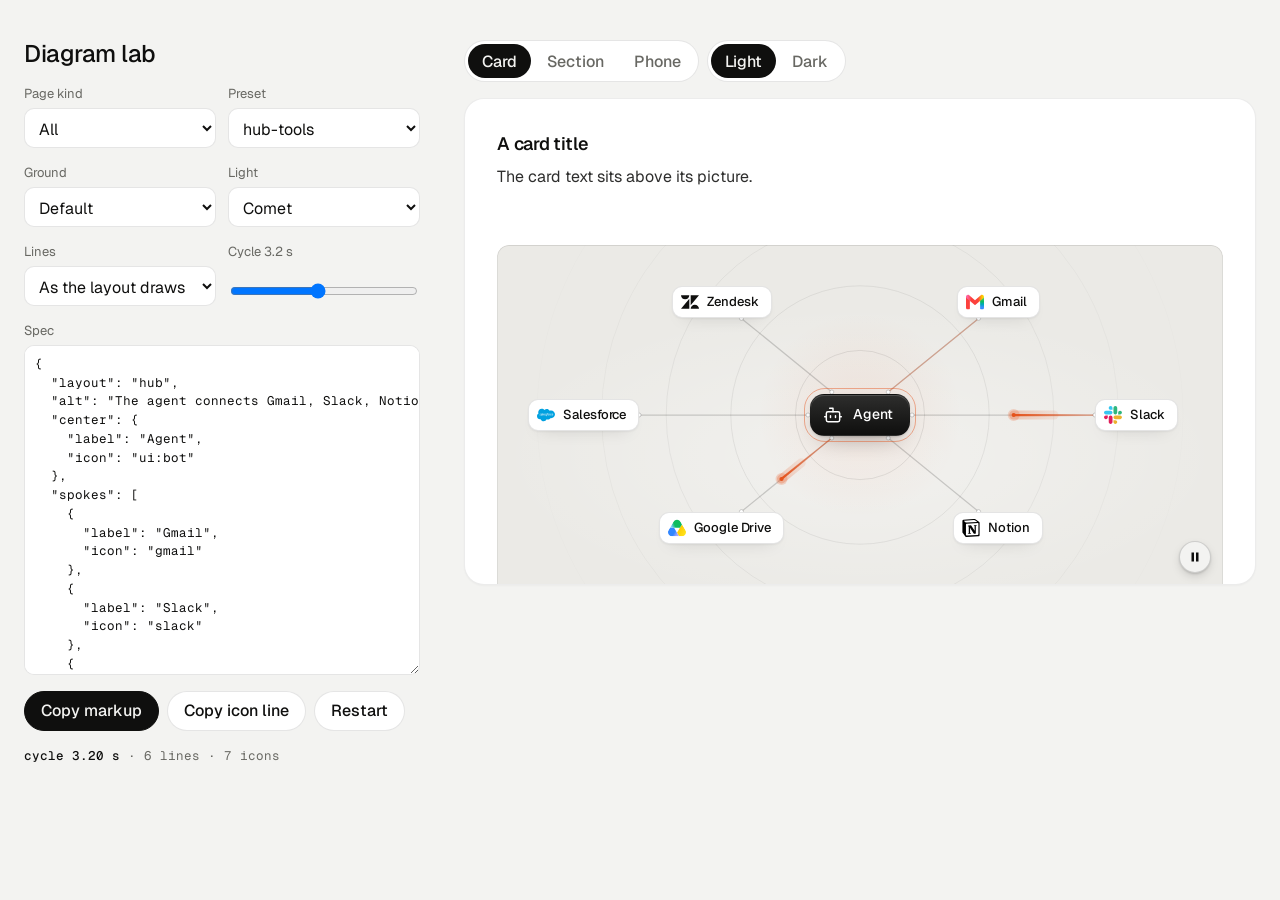
<file: assets/diagrams/lab.html>
<!doctype html>
<html lang="en">
<head>
<meta charset="utf-8">
<meta name="viewport" content="width=device-width, initial-scale=1">
<title>Diagram lab</title>
<link rel="preconnect" href="https://fonts.googleapis.com">
<link rel="preconnect" href="https://fonts.gstatic.com" crossorigin>
<link href="https://fonts.googleapis.com/css2?family=Geist:wght@300..700&family=Geist+Mono:wght@400;500&display=swap" rel="stylesheet">
<link rel="stylesheet" href="../ui/cards.css">
<link rel="stylesheet" href="diagram.css">
<style>
  /* The builder: pick a preset, change the JSON or the controls, see the card at once, copy the markup. Not part of a page. */
  :root { --font-text: "Geist", system-ui, sans-serif; --font-display: "Geist", system-ui, sans-serif; --font-mono: "Geist Mono", ui-monospace, monospace; }
  [data-theme="light"] { --bg: #f3f3f1; --card: #ffffff; --ink: #0f0f0e; --muted: #686863; --accent: #e5531c; --accent-ink: #ffffff; --frag: #ffffff; --ground-bg: #ebeae6; --ground-accent: #dcd9d0; --line: rgb(0 0 0 / .1); --field: #ffffff; }
  [data-theme="light"][data-accent="blue"] { --accent: #2456e8; }
  [data-theme="light"][data-accent="green"] { --accent: #16825d; }
  [data-theme="dark"] { --bg: #070708; --card: #141416; --ink: #f2f2ef; --muted: #8f9094; --accent: #ff7a3c; --accent-ink: #120c08; --frag: #1c1d20; --ground-bg: #101012; --ground-accent: #232326; --line: rgb(255 255 255 / .12); --field: #101012; }
  [data-theme="dark"][data-accent="white"] { --accent: #f2f2ef; --accent-ink: #0b0b0c; }
  [data-theme="dark"][data-accent="green"] { --accent: #3ccf8e; --accent-ink: #06130d; }
  * { box-sizing: border-box; }
  html, body { margin: 0; }
  body { font-family: var(--font-text); background: var(--bg); color: var(--ink); -webkit-font-smoothing: antialiased; min-height: 100vh; }
  .lab { display: grid; gap: 32px; max-width: 1440px; margin: 0 auto; padding: 32px 24px 64px; }
  .side { display: grid; gap: 16px; align-content: start; min-width: 0; }
  .side h1 { margin: 0; font: 500 24px/1.2 var(--font-display); letter-spacing: -0.02em; }
  .row { display: grid; gap: 6px; }
  .row > label, .row > .lbl { font-size: 13px; color: var(--muted); }
  .two { display: grid; grid-template-columns: 1fr 1fr; gap: 12px; }
  select, textarea, button, input[type=range] { font: inherit; color: inherit; }
  select, textarea { width: 100%; background: var(--field); border: 1px solid var(--line); border-radius: 10px; padding: 9px 10px; }
  select { height: 40px; }
  textarea { min-height: 360px; resize: vertical; font: 400 12.5px/1.5 var(--font-mono); white-space: pre; tab-size: 2; }
  textarea.is-bad { border-color: #c4321c; }
  .btns { display: flex; flex-wrap: wrap; gap: 8px; }
  button.b { height: 40px; padding: 0 16px; border-radius: 999px; border: 1px solid var(--line); background: var(--card); cursor: pointer; font-weight: 500; }
  button.b:hover { border-color: var(--ink); }
  button.b--main { background: var(--ink); color: var(--bg); border-color: var(--ink); }
  .out { font: 400 12.5px/1.5 var(--font-mono); color: var(--muted); overflow-wrap: anywhere; min-height: 1.5em; }
  .out b { color: var(--ink); font-weight: 500; }
  .out .bad { color: #c4321c; }
  .lb-stage { min-width: 0; display: grid; align-content: start; gap: 16px; }
  .lb-stage .card > .panel { --p-h: 340px; }
  .lb-stage .card--wide > .panel { --p-h: 560px; }
  .lb-stage .card--phone { max-width: 390px; }
  .lb-stage .card--phone > .panel { --p-h: 300px; }
  .seg { display: inline-flex; border: 1px solid var(--line); border-radius: 999px; padding: 3px; gap: 2px; background: var(--card); width: fit-content; }
  .seg button { height: 34px; padding: 0 14px; border: 0; background: none; border-radius: 999px; cursor: pointer; font-weight: 500; color: var(--muted); }
  .seg button[aria-pressed="true"] { background: var(--ink); color: var(--bg); }
  @media (min-width: 1024px) { .lab { grid-template-columns: 400px minmax(0, 1fr); gap: 40px; padding-top: 40px; } textarea { min-height: 330px; } .side { position: sticky; top: 24px; max-height: calc(100vh - 48px); overflow: auto; padding-right: 4px; } }
  @media (max-width: 639px) { .lab { padding: 24px 16px 48px; } }
</style>
</head>
<body data-theme="light" data-icon-base="../icons/demo/">
<div class="lab">
  <aside class="side">
    <h1>Diagram lab</h1>
    <div class="two">
      <div class="row"><label for="type">Page kind</label><select id="type"><option value="">All</option><option>software</option><option>tech</option><option>gaming</option><option>product</option><option>service</option></select></div>
      <div class="row"><label for="preset">Preset</label><select id="preset"></select></div>
    </div>
    <div class="two">
      <div class="row"><label for="ground">Ground</label><select id="ground"><option value="">Default</option><option>dots</option><option>rings</option><option>grid</option><option>glow</option><option>glow dots</option><option>glow rings</option><option>none</option></select></div>
      <div class="row"><label for="pulse">Light</label><select id="pulse"><option value="">Comet</option><option>dot</option><option>none</option></select></div>
    </div>
    <div class="two">
      <div class="row"><label for="curve">Lines</label><select id="curve"><option value="">As the layout draws them</option><option>curve</option><option>elbow</option><option>swirl</option></select></div>
      <div class="row"><label for="cycle">Cycle <span id="cycleV">3.2 s</span></label><input id="cycle" type="range" min="2.5" max="4" step="0.1" value="3.2"></div>
    </div>
    <div class="row"><label for="json">Spec</label><textarea id="json" spellcheck="false"></textarea></div>
    <div class="btns">
      <button class="b b--main" id="copy" type="button">Copy markup</button>
      <button class="b" id="copyIcons" type="button">Copy icon line</button>
      <button class="b" id="restart" type="button">Restart</button>
    </div>
    <div class="out" id="info"></div>
  </aside>
  <main class="lb-stage">
    <div class="btns">
      <div class="seg" id="size" role="group" aria-label="Size"><button type="button" data-v="card" aria-pressed="true">Card</button><button type="button" data-v="section" aria-pressed="false">Section</button><button type="button" data-v="phone" aria-pressed="false">Phone</button></div>
      <div class="seg" id="theme" role="group" aria-label="Palette"><button type="button" data-v="light" aria-pressed="true">Light</button><button type="button" data-v="dark" aria-pressed="false">Dark</button></div>
    </div>
    <article class="card card--row" id="card"><h3 id="ct"></h3><p id="cp"></p><div class="panel"><div class="dg" id="dg"></div></div></article>
  </main>
</div>
<script type="module">
  import dg from './diagram.js';
  const $ = id => document.getElementById(id);
  const presets = await dg.presets();
  const base = new URL('../icons/demo/', location.href).href;
  const q = new URLSearchParams(location.search);
  let spec = null, d = null, size = 'card';

  const names = type => Object.keys(presets).filter(k => !type || (presets[k].types || []).includes(type));
  const fillPresets = () => { $('preset').innerHTML = names($('type').value).map(k => `<option>${k}</option>`).join(''); };
  const load = id => { spec = JSON.parse(JSON.stringify(presets[id])); delete spec.types; $('json').value = JSON.stringify(spec, null, 2); sync(); };
  const first = n => (spec.center || spec.core || spec.input || spec.root || spec.left || {}).label || n;

  function iconIds(o, out = new Set()) {
    if (Array.isArray(o)) o.forEach(x => iconIds(x, out));
    else if (o && typeof o === 'object') for (const k in o) { if (k === 'icon' && typeof o[k] === 'string' && !/^text:|[/.]/.test(o[k])) out.add(o[k]); else iconIds(o[k], out); }
    return out;
  }
  function markup() {
    const j = JSON.stringify(spec);
    return /'/.test(j)
      ? `<div class="panel"><div class="dg" data-diagram><script type="application/json">${j}<\/script></div></div>`
      : `<div class="panel"><div class="dg" data-diagram='${j}'></div></div>`;
  }
  function paint() {
    const card = $('card');
    card.classList.toggle('card--wide', size === 'section');
    card.classList.toggle('card--phone', size === 'phone');
    const s = JSON.parse(JSON.stringify(spec));
    if (size === 'section') s.size = 'section';
    $('ct').textContent = 'A card title';
    $('cp').textContent = 'The card text sits above its picture.';
    const el = $('dg');
    d = dg.mount(el, s, { iconBase: base });
    const ids = [...iconIds(spec)];
    setTimeout(() => {
      $('info').innerHTML = `<b>cycle ${d.T ? d.T.toFixed(2) : '-'} s</b> · ${d.E ? d.E.filter(e => e.lit).length : 0} lines · ${ids.length} icons`;
    }, 400);
  }
  function sync() {
    try { spec = JSON.parse($('json').value); $('json').classList.remove('is-bad'); } catch (e) { $('json').classList.add('is-bad'); $('info').innerHTML = `<span class="bad">${e.message}</span>`; return; }
    paint();
  }
  // a control writes into the spec and the textarea
  function setField(path, v) {
    try { spec = JSON.parse($('json').value); } catch { return; }
    const [a, b] = path.split('.');
    if (b) { spec[a] = spec[a] || {}; if (v === '' || v == null) delete spec[a][b]; else spec[a][b] = v; if (!Object.keys(spec[a]).length) delete spec[a]; }
    else if (v === '' || v == null) delete spec[a]; else spec[a] = v;
    $('json').value = JSON.stringify(spec, null, 2);
    sync();
  }
  $('type').onchange = () => { fillPresets(); load($('preset').value); };
  $('preset').onchange = () => { $('ground').value = $('pulse').value = $('curve').value = ''; $('cycle').value = 3.2; $('cycleV').textContent = '3.2 s'; load($('preset').value); };
  $('ground').onchange = () => setField('ground', $('ground').value);
  $('pulse').onchange = () => setField('motion.pulse', $('pulse').value);
  $('curve').onchange = () => setField('curve', $('curve').value);
  $('cycle').oninput = () => { $('cycleV').textContent = (+$('cycle').value).toFixed(1) + ' s'; setField('motion.cycle', +$('cycle').value === 3.2 ? '' : +$('cycle').value); };
  let t0; $('json').oninput = () => { clearTimeout(t0); t0 = setTimeout(sync, 350); };
  $('restart').onclick = () => d && d.restart && d.restart();
  const copy = async (text, btn, label) => { try { await navigator.clipboard.writeText(text); btn.textContent = 'Copied'; } catch { btn.textContent = 'Copy failed'; } setTimeout(() => (btn.textContent = label), 1400); };
  $('copy').onclick = () => copy(markup(), $('copy'), 'Copy markup');
  $('copyIcons').onclick = () => copy(`node <skill>/scripts/icons.mjs fetch ${[...iconIds(spec)].join(' ')} --out assets/icons`, $('copyIcons'), 'Copy icon line');
  for (const [id, key] of [['size', 'size'], ['theme', 'theme']]) {
    $(id).onclick = ev => {
      const b = ev.target.closest('button'); if (!b) return;
      [...$(id).children].forEach(x => x.setAttribute('aria-pressed', String(x === b)));
      if (key === 'size') { size = b.dataset.v; paint(); } else document.body.dataset.theme = b.dataset.v;
    };
  }
  if (q.get('type')) $('type').value = q.get('type');
  fillPresets();
  if (q.get('preset') && presets[q.get('preset')]) $('preset').value = q.get('preset');
  if (q.get('theme') === 'dark') { document.body.dataset.theme = 'dark'; $('theme').children[1].click(); }
  load($('preset').value);
  window.__lab = { get d() { return d; } };
</script>
</body>
</html>
</file>
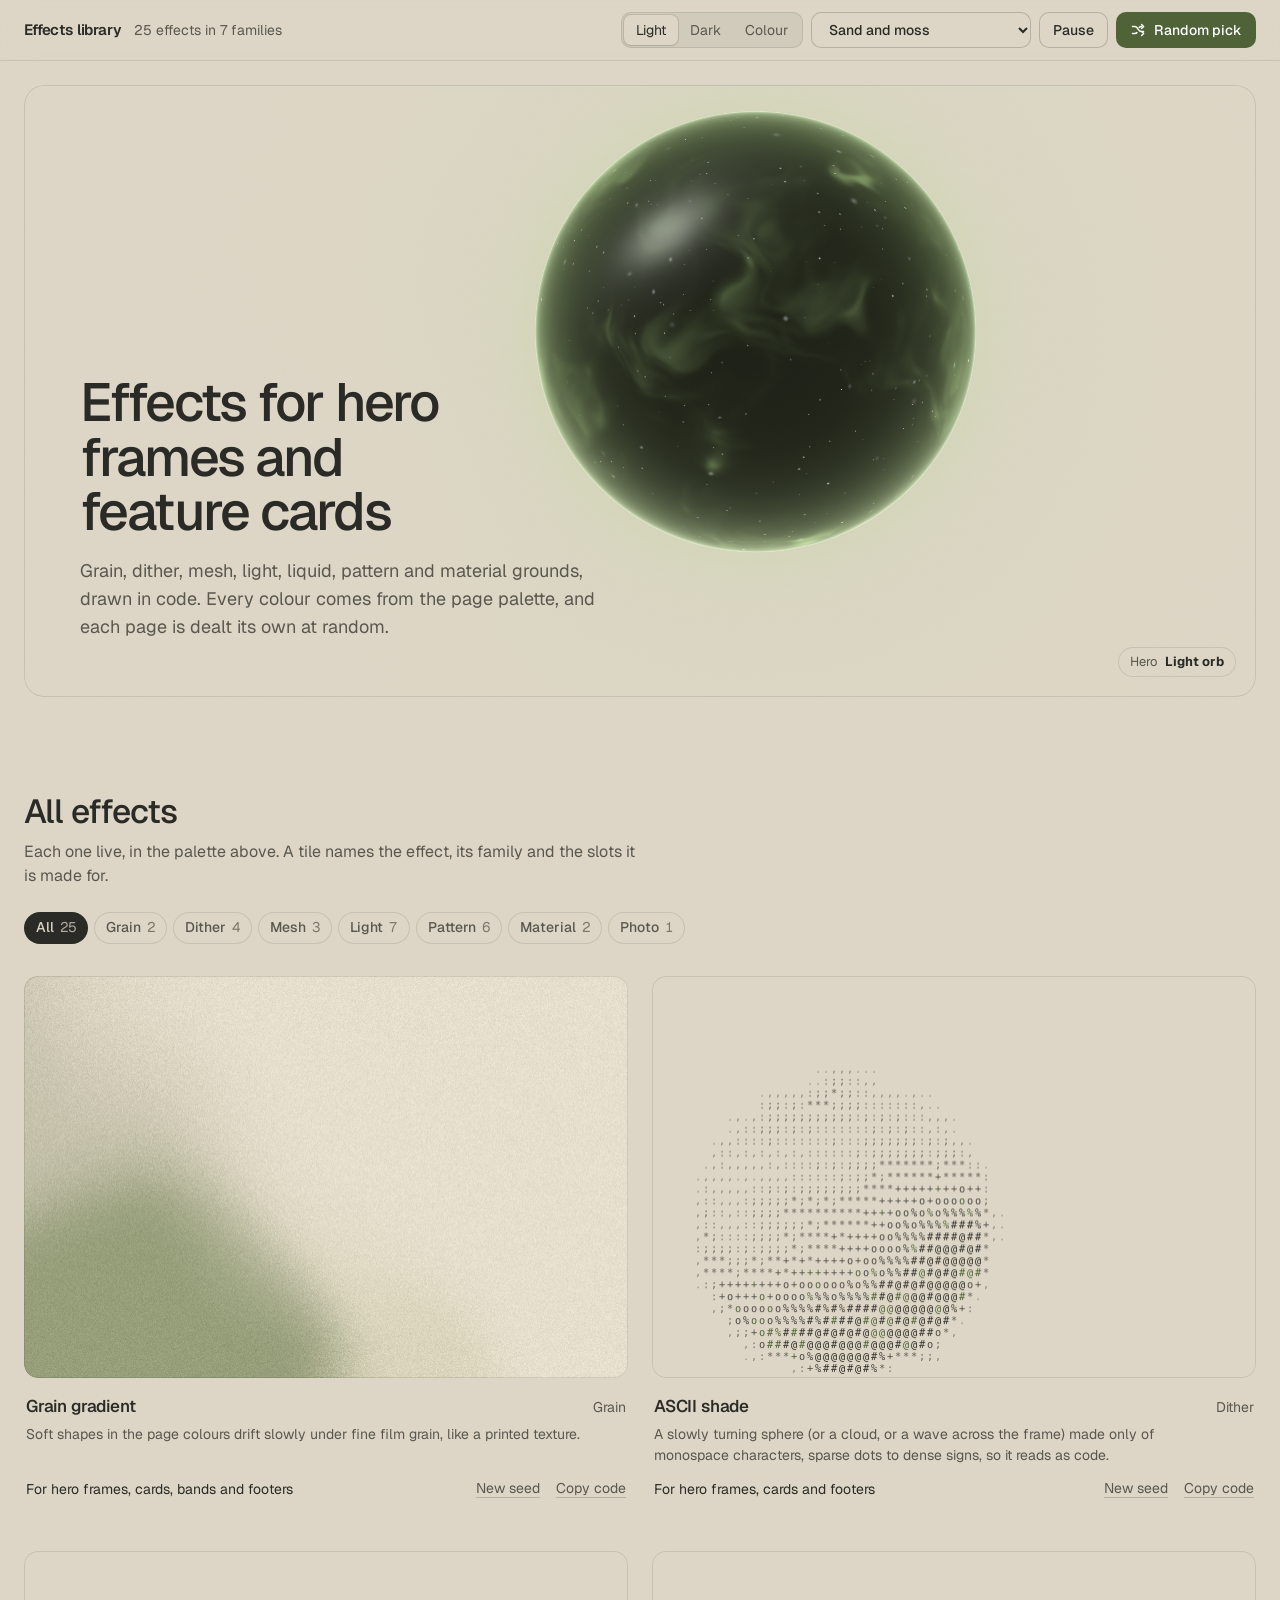
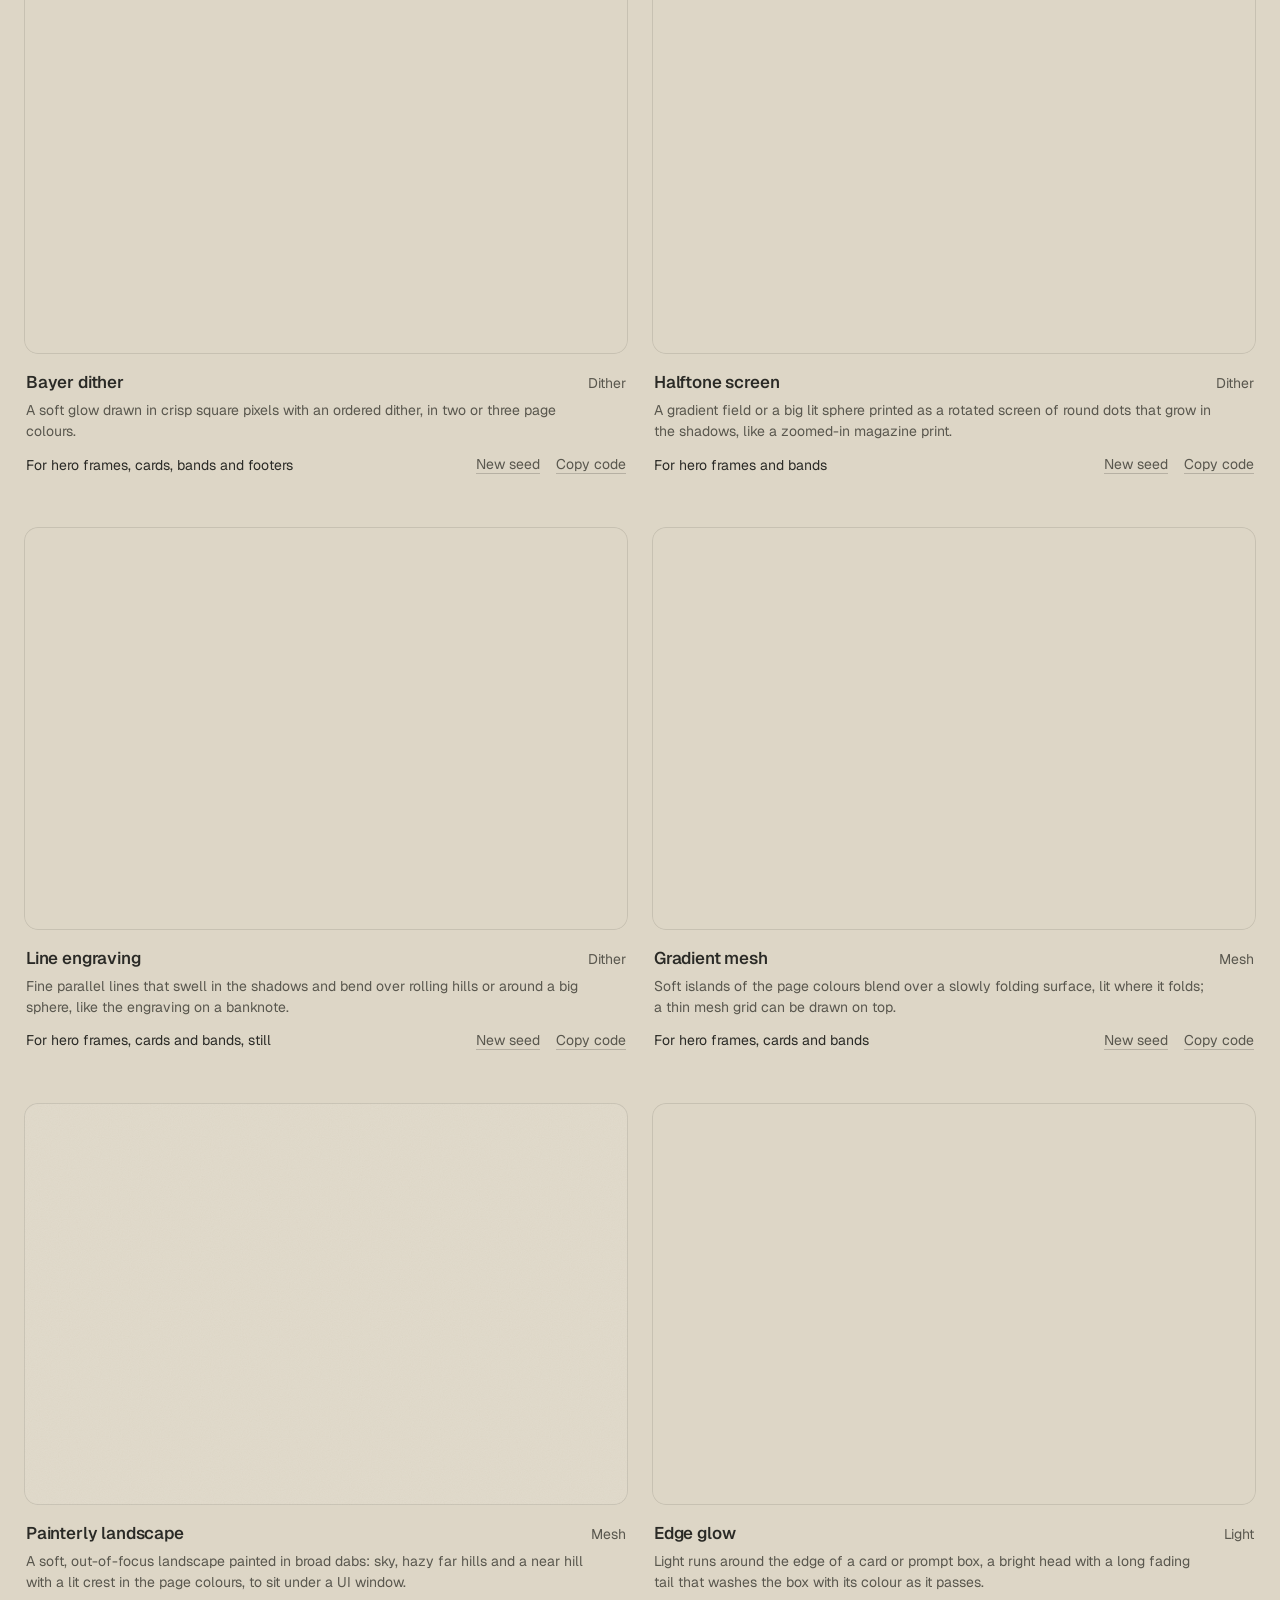
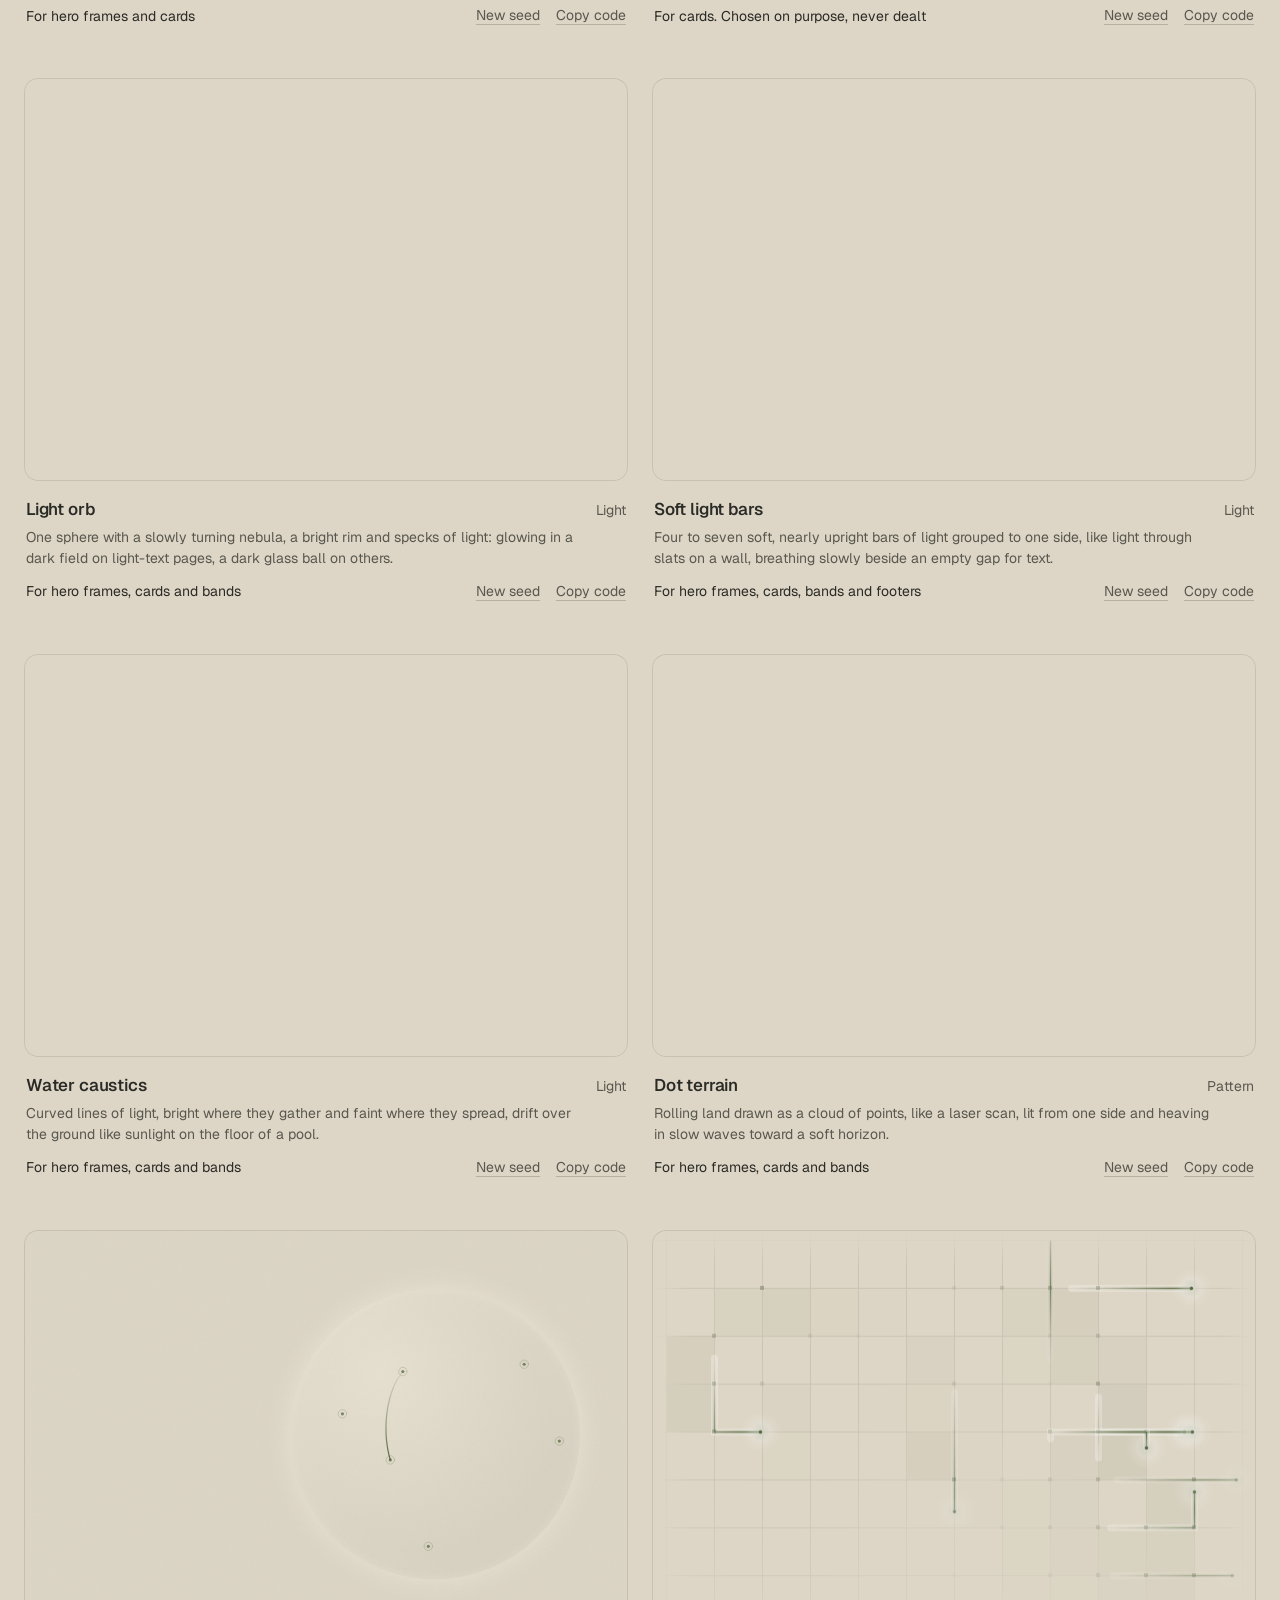
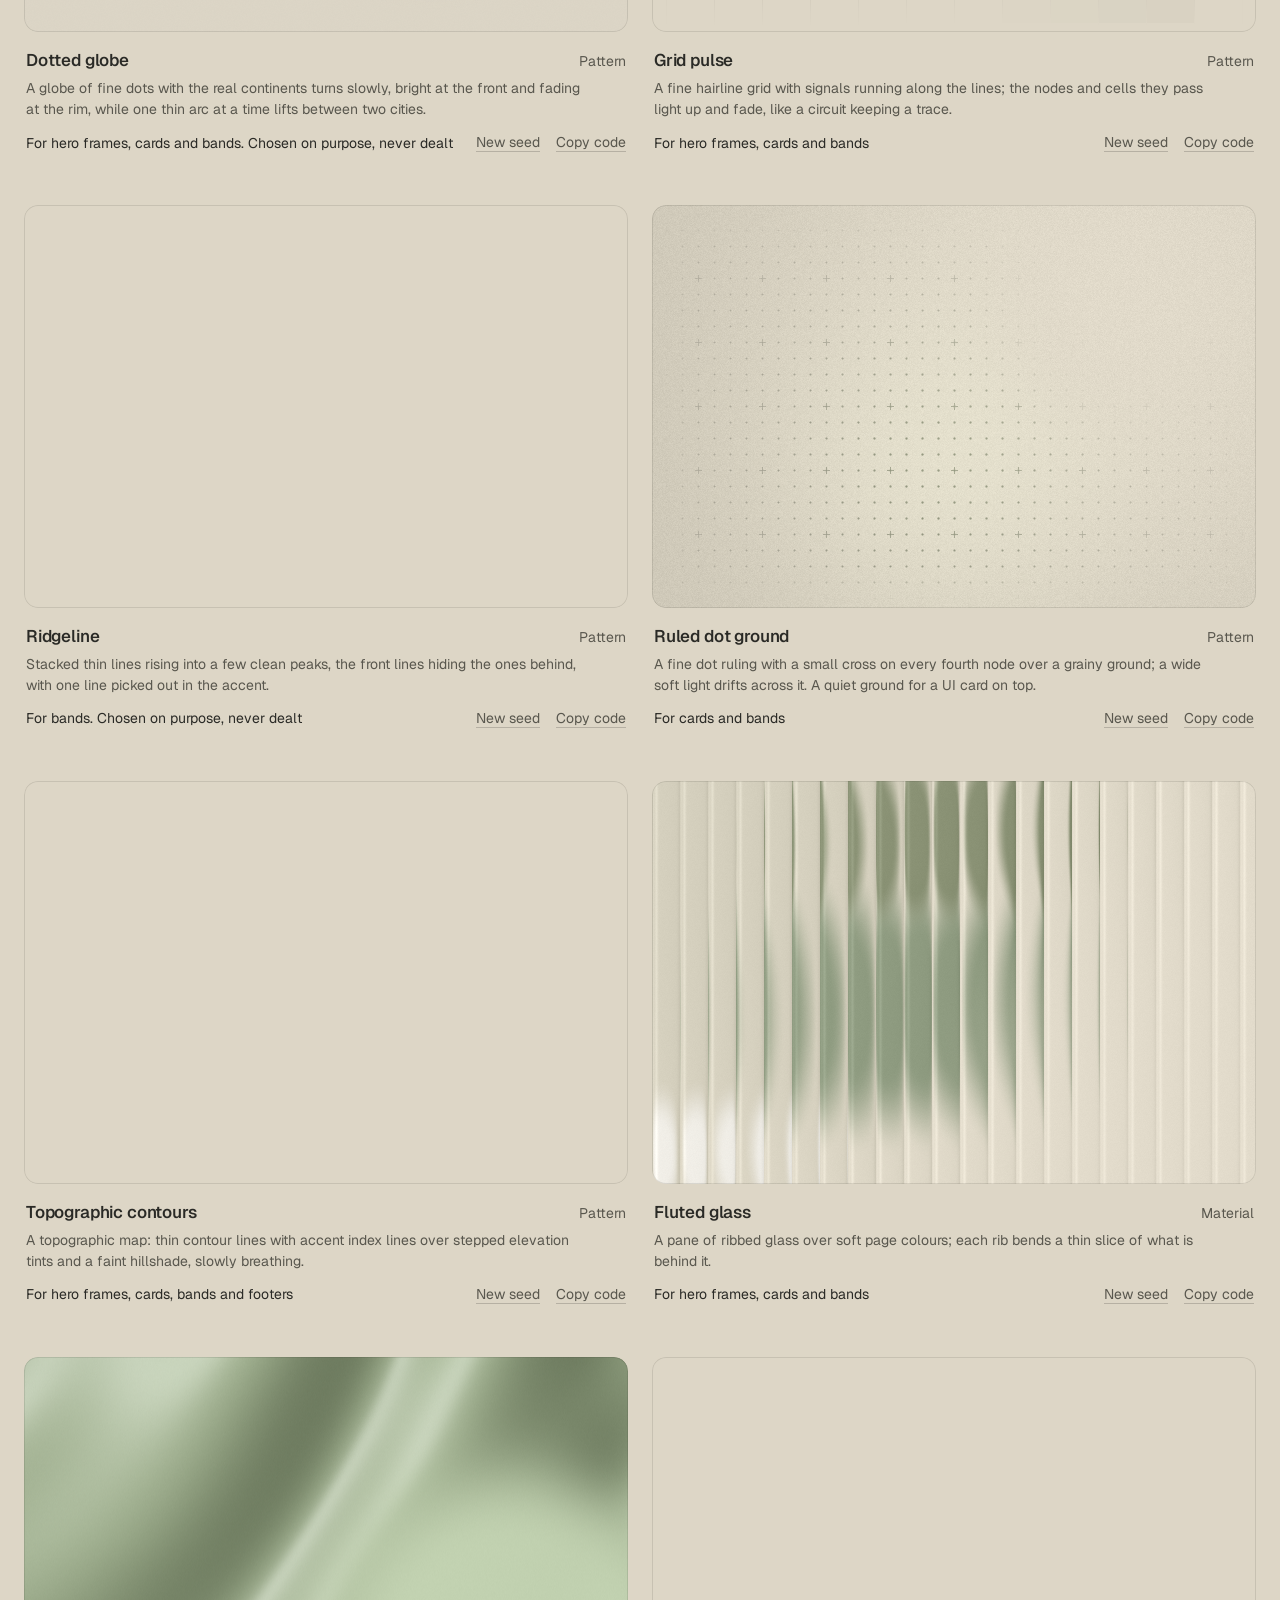
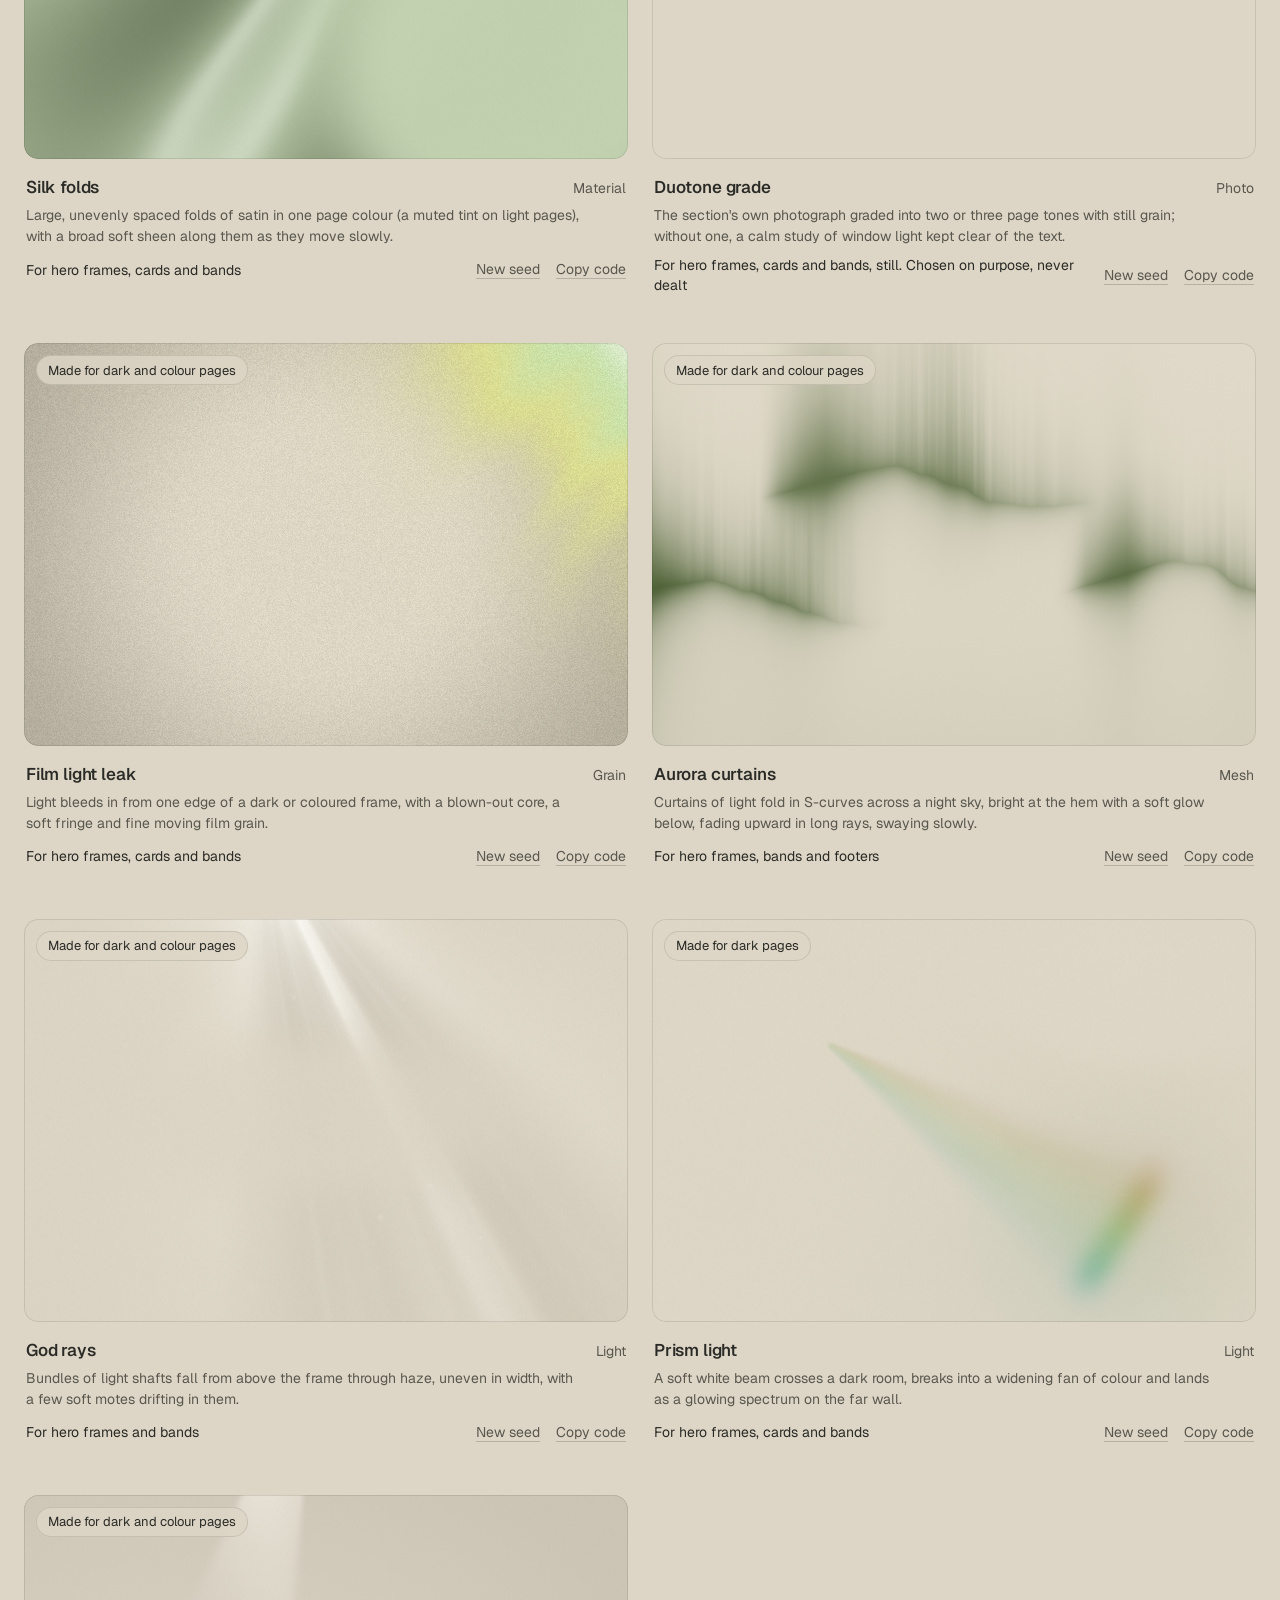
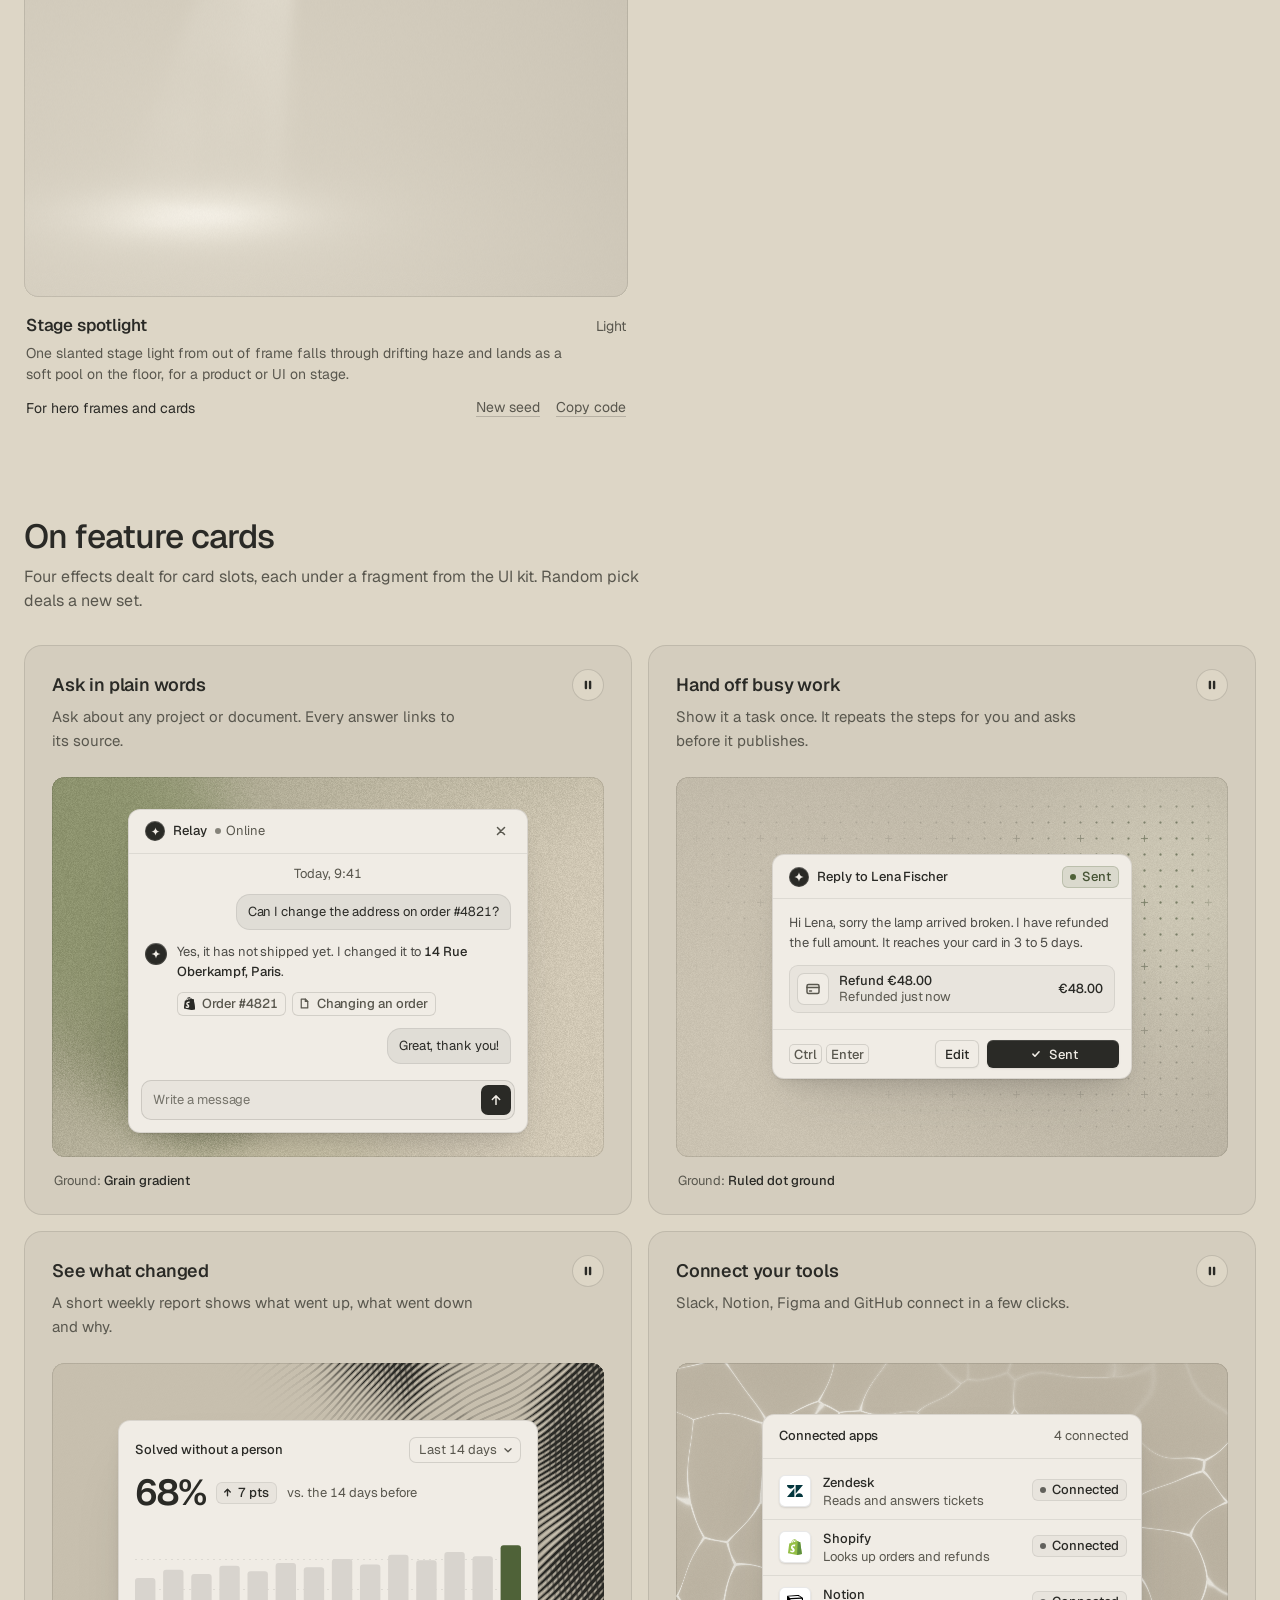
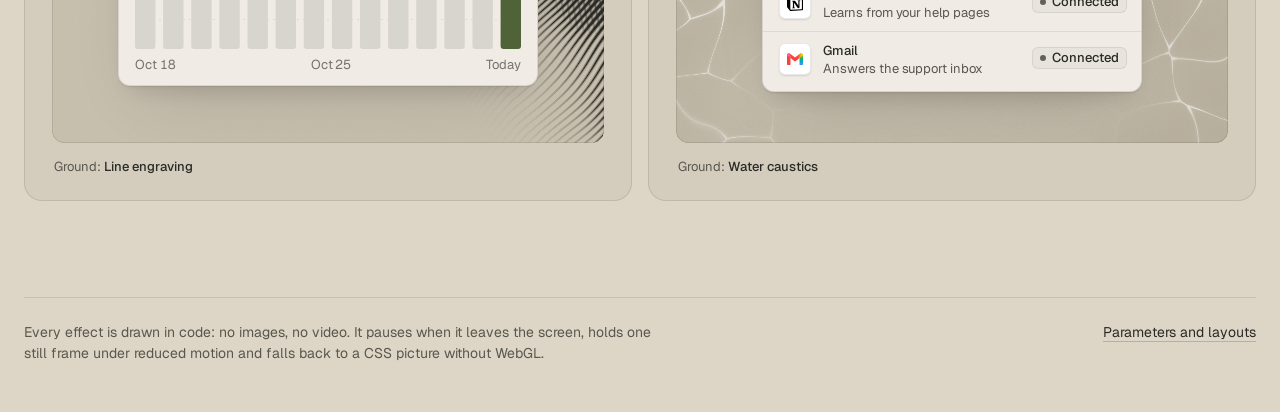
<file: assets/effects/gallery.html>
<!doctype html>
<html lang="en">
<head>
<script>window.__tpGlMax = 16;   /* a gallery shows many live effects at once; a page of a site keeps the default 4 (fx.js) */</script>
<meta charset="utf-8">
<meta name="viewport" content="width=device-width, initial-scale=1">
<title>Effects library</title>
<meta name="description" content="Effects drawn in code for hero frames, feature cards and bands, in the page palette.">
<link rel="icon" href="data:,">
<link rel="preconnect" href="https://fonts.googleapis.com">
<link rel="preconnect" href="https://fonts.gstatic.com" crossorigin>
<link href="https://fonts.googleapis.com/css2?family=Geist:wght@100..900&family=Geist+Mono:wght@100..900&display=swap" rel="stylesheet">
<style>
  /* the page palette; the script sets these from the palette switcher */
  :root {
    --bg: #ddd6c6; --surface: #d2cab8; --ink: #2a2a26; --muted: #59574e; --accent: #4f6238; --accent-ink: #ffffff;
    --card: #d2cab8; --panel: #cbc3b1; --win: #eeebe3; --win-surface: #e4e0d6;
    color-scheme: light;
  }
  @media (prefers-color-scheme: dark) {
    :root:not([data-theme="light"]) {
      --bg: #0a0d14; --surface: #131824; --ink: #e9edf3; --muted: #8891a1; --accent: #5ab9fc; --accent-ink: #0a0d14;
      --card: #131824; --panel: #0a0d14; --win: #1d2230; --win-surface: #262c3b;
      color-scheme: dark;
    }
  }
  :root[data-theme="dark"] {
    --bg: #0a0d14; --surface: #131824; --ink: #e9edf3; --muted: #8891a1; --accent: #5ab9fc; --accent-ink: #0a0d14;
    --card: #131824; --panel: #0a0d14; --win: #1d2230; --win-surface: #262c3b;
    color-scheme: dark;
  }
  :root {
    --line: color-mix(in oklab, var(--ink) 12%, transparent);
    --line-2: color-mix(in oklab, var(--ink) 22%, transparent);
    --chip: color-mix(in oklab, var(--ink) 6%, var(--bg));
    --font: "Geist", ui-sans-serif, system-ui, -apple-system, "Segoe UI", Roboto, "Helvetica Neue", Arial, sans-serif;
    --mono: "Geist Mono", ui-monospace, "SFMono-Regular", Consolas, monospace;
    --wrap: 1320px;
    --gut: 24px;
  }
  * { box-sizing: border-box; }
  html { -webkit-text-size-adjust: 100%; scroll-behavior: smooth; }
  @media (prefers-reduced-motion: reduce) { html { scroll-behavior: auto; } }
  body {
    margin: 0; background: var(--bg); color: var(--ink);
    font: 15px/1.5 var(--font); -webkit-font-smoothing: antialiased; font-feature-settings: "ss01" 0;
    overflow-x: hidden;
  }
  button, select { font: inherit; color: inherit; }
  :focus-visible { outline: 2px solid var(--accent); outline-offset: 2px; }
  .wrap { max-width: calc(var(--wrap) + 2 * var(--gut)); margin: 0 auto; padding: 0 var(--gut); }

  /* top bar */
  .top { position: sticky; top: 0; z-index: 50; background: color-mix(in oklab, var(--bg) 86%, transparent);
    backdrop-filter: blur(16px) saturate(1.2); -webkit-backdrop-filter: blur(16px) saturate(1.2); border-bottom: 1px solid var(--line); }
  .top-in { display: flex; align-items: center; gap: 12px 8px; padding-top: 12px; padding-bottom: 12px; }
  .top-in .controls { margin-left: auto; }
  .brand { display: flex; align-items: baseline; gap: 12px; min-width: 0; }
  .brand b { font-size: 15px; font-weight: 600; letter-spacing: -0.01em; white-space: nowrap; }
  .brand span { color: var(--muted); font-size: 14px; white-space: nowrap; }
  .controls { display: flex; align-items: center; gap: 8px; flex-wrap: wrap; }
  .seg { display: inline-flex; padding: 3px; border-radius: 10px; background: var(--chip); box-shadow: inset 0 0 0 1px var(--line); }
  .seg button { height: 30px; border: 0; background: transparent; padding: 0 12px; border-radius: 7px; cursor: pointer; color: var(--muted); font-size: 14px; }
  .seg button[aria-pressed="true"] { background: var(--bg); color: var(--ink); box-shadow: 0 0 0 1px var(--line), 0 1px 2px rgb(0 0 0 / 0.08); }
  .btn, .select {
    height: 36px; padding: 0 14px; border-radius: 10px; border: 0; background: var(--bg); color: var(--ink);
    box-shadow: inset 0 0 0 1px var(--line-2); cursor: pointer; display: inline-flex; align-items: center; gap: 8px;
    font-size: 14px; font-weight: 500; white-space: nowrap;
  }
  .btn:hover, .select:hover { box-shadow: inset 0 0 0 1px color-mix(in oklab, var(--ink) 38%, transparent); }
  .btn--primary { background: var(--accent); color: var(--accent-ink); box-shadow: none; }
  .btn--primary:hover { box-shadow: none; background: color-mix(in oklab, var(--accent) 88%, var(--ink)); }
  .btn svg { width: 16px; height: 16px; flex: none; }
  .select { max-width: 220px; padding-right: 10px; }

  /* hero: a dealt hero effect with text in its calm area */
  .hero { position: relative; margin-top: 24px; height: clamp(480px, 68vh, 660px); border-radius: 20px; overflow: hidden;
    display: flex; flex-direction: column; justify-content: flex-end; }
  .hero::after, .stage::after, .panel::after { content: ""; position: absolute; inset: 0; border-radius: inherit; box-shadow: inset 0 0 0 1px var(--line); pointer-events: none; z-index: 2; }
  .hero-copy { position: relative; z-index: 1; padding: 56px; max-width: 760px; }
  .hero h1 { max-width: 9.5em; margin: 0 0 18px; font-size: clamp(38px, 3.4vw + 10px, 62px); line-height: 1.02; letter-spacing: -0.035em; font-weight: 520; text-wrap: balance; }
  .hero p { margin: 0; max-width: 44ch; font-size: 18px; line-height: 28px; color: var(--muted); text-wrap: pretty; }
  .hero-tag { position: absolute; right: 20px; bottom: 20px; z-index: 3; }
  .tag { display: inline-flex; align-items: center; gap: 8px; height: 30px; padding: 0 12px; border-radius: 999px; font-size: 13px;
    background: color-mix(in oklab, var(--bg) 82%, transparent); color: var(--ink); box-shadow: inset 0 0 0 1px var(--line);
    backdrop-filter: blur(10px); -webkit-backdrop-filter: blur(10px); white-space: nowrap; }
  .tag span { color: var(--muted); }

  /* sections */
  section { padding-top: 96px; }
  .sec-head { display: flex; align-items: flex-end; justify-content: space-between; gap: 24px 48px; flex-wrap: wrap; margin-bottom: 32px; }
  .sec-head h2 { margin: 0 0 10px; font-size: clamp(28px, 1.2vw + 18px, 36px); line-height: 1.1; letter-spacing: -0.025em; font-weight: 520; }
  .sec-head p { margin: 0; color: var(--muted); max-width: 56ch; font-size: 16px; line-height: 24px; text-wrap: pretty; }
  .filters { display: flex; flex-wrap: wrap; gap: 6px; }
  .filters button { height: 32px; padding: 0 12px; border-radius: 999px; border: 0; cursor: pointer; font-size: 14px; color: var(--muted);
    background: transparent; box-shadow: inset 0 0 0 1px var(--line); }
  .filters button b { font-weight: 500; }
  .filters button span { margin-left: 6px; font-variant-numeric: tabular-nums; opacity: 0.75; }
  .filters button[aria-pressed="true"] { background: var(--ink); color: var(--bg); box-shadow: none; }

  /* the grid of every effect: one size of tile, labels under the picture */
  .grid { display: grid; grid-template-columns: repeat(2, minmax(0, 1fr)); gap: 48px 24px; }
  .tile { min-width: 0; display: flex; flex-direction: column; }
  .tile[hidden] { display: none; }
  .stage { position: relative; aspect-ratio: 3 / 2; border-radius: 14px; overflow: hidden; background: var(--bg); }
  .badge { position: absolute; top: 12px; left: 12px; z-index: 3; }
  .info { padding: 16px 2px 0; display: grid; gap: 6px; }
  .info-top { display: flex; align-items: baseline; justify-content: space-between; gap: 16px; }
  .info h3 { margin: 0; font-size: 17px; line-height: 24px; font-weight: 560; letter-spacing: -0.01em; }
  .fam { flex: none; font-size: 14px; color: var(--muted); }
  .look { margin: 0; color: var(--muted); font-size: 14px; line-height: 21px; max-width: 62ch; min-height: 42px;
    display: -webkit-box; -webkit-line-clamp: 2; -webkit-box-orient: vertical; overflow: hidden; }
  .info-foot { display: flex; align-items: center; justify-content: space-between; gap: 16px; margin-top: 2px; }
  .for { margin: 0; font-size: 14px; line-height: 20px; }
  .links { flex: none; display: flex; gap: 16px; }
  .links button { border: 0; background: none; padding: 4px 0; cursor: pointer; font-size: 14px; color: var(--muted);
    text-decoration: underline; text-decoration-color: var(--line-2); text-underline-offset: 4px; }
  .links button:hover { color: var(--ink); text-decoration-color: currentColor; }

  /* feature cards: an effect ground in the inset panel and a UI fragment on top */
  .cards { display: grid; grid-template-columns: repeat(2, minmax(0, 1fr)); gap: 16px; }
  .card { background: var(--card); border-radius: 18px; padding: 28px 28px 24px; box-shadow: inset 0 0 0 1px var(--line); display: flex; flex-direction: column; min-width: 0; }
  .card h3 { margin: 0 0 8px; font-size: 18px; line-height: 24px; font-weight: 560; letter-spacing: -0.01em; }
  .card > p:not(.ground) { margin: 0; color: var(--muted); font-size: 15px; line-height: 24px; max-width: 44ch; min-height: 48px; text-wrap: pretty; }
  .panel { position: relative; margin-top: 24px; height: 380px; border-radius: 12px; overflow: hidden; display: grid; place-items: center; padding: 32px; }
  .panel--bleed { place-items: end center; padding-bottom: 0; }
  .panel--bleed > .slot { margin-bottom: -48px; }
  .slot { position: relative; z-index: 1; max-width: 100%;
    --ui-font: var(--font); --ui-mono: var(--mono); --ui-radius: 12px;
    --fx-bg: var(--win); --fx-surface: var(--win-surface); --fx-ink: var(--ink); --fx-muted: var(--muted);
    --fx-accent: var(--accent); --fx-accent-ink: var(--accent-ink); }
  .ground { margin: 14px 2px 0; font-size: 13px; line-height: 20px; color: var(--muted); }
  .ground b { font-weight: 500; color: var(--ink); }

  .foot { padding-top: 96px; padding-bottom: 48px; }
  .foot-in > div { border-top: 1px solid var(--line); padding-top: 24px; display: flex; justify-content: space-between; gap: 16px 48px; flex-wrap: wrap; color: var(--muted); font-size: 14px; }
  .foot-in p { margin: 0; max-width: 72ch; }
  .foot a { color: var(--ink); text-underline-offset: 4px; text-decoration-color: var(--line-2); }
  .empty { padding: 64px 0; color: var(--muted); }

  .toast { position: fixed; left: 50%; bottom: 24px; z-index: 60; transform: translate(-50%, 16px); opacity: 0; pointer-events: none;
    max-width: calc(100vw - 32px); padding: 10px 16px; border-radius: 12px; background: var(--ink); color: var(--bg); font-size: 14px;
    transition: opacity .2s ease, transform .2s ease; }
  .toast.on { opacity: 1; transform: translate(-50%, 0); }

  @media (max-width: 1080px) {
    .hero-copy { padding: 40px; }
  }
  @media (max-width: 860px) {
    .grid, .cards { grid-template-columns: minmax(0, 1fr); }
    .grid { gap: 40px; }
  }
  @media (max-width: 720px) {
    :root { --gut: 16px; }
    .top { position: static; }
    .brand span, .select { display: none; }
    .top-in { display: grid; grid-template-columns: 1fr auto; grid-template-areas: "brand deal" "controls controls"; }
    .brand { grid-area: brand; }
    #deal { grid-area: deal; }
    .top-in .controls { grid-area: controls; margin-left: 0; flex-wrap: nowrap; }
    .seg { flex: 1; }
    .seg button { flex: 1; }
    .hero { margin-top: 16px; height: 560px; border-radius: 16px; }
    .hero-copy { padding: 28px 24px 72px; }
    .hero p { font-size: 16px; line-height: 24px; }
    .hero-tag { left: 24px; right: auto; bottom: 20px; }
    section { padding-top: 72px; }
    .card { padding: 20px; }
    .panel { height: 340px; padding: 20px 16px; }
    .info-foot { flex-wrap: wrap; }
  }
</style>
</head>
<body>
<header class="top">
  <div class="wrap top-in">
    <div class="brand"><b>Effects library</b><span id="count"></span></div>
    <div class="controls">
      <div class="seg" role="group" aria-label="Palette kind">
        <button type="button" data-kind="light">Light</button>
        <button type="button" data-kind="dark">Dark</button>
        <button type="button" data-kind="colour">Colour</button>
      </div>
      <select class="select" id="pal" aria-label="Palette"></select>
      <button type="button" class="btn" id="pause" aria-pressed="false">Pause</button>
    </div>
    <button type="button" class="btn btn--primary" id="deal">
        <svg viewBox="0 0 16 16" aria-hidden="true"><path d="M2.5 4.5h2.2c1.2 0 2 .6 2.7 1.6l1.2 1.8c.7 1 1.5 1.6 2.7 1.6h2.2M11.6 2.5l2 2-2 2M2.5 11.5h2.2c.9 0 1.6-.3 2.2-.9M11.6 9.5l2 2-2 2M9.3 5.4c.6-.6 1.3-.9 2.1-.9" fill="none" stroke="currentColor" stroke-width="1.5" stroke-linecap="round" stroke-linejoin="round"/></svg>
        Random pick
    </button>
  </div>
</header>

<main>
  <div class="wrap">
    <div class="hero" id="hero">
      <div class="hero-copy">
        <h1>Effects for hero frames and feature cards</h1>
        <p id="lede">Grain, dither, mesh, light, liquid, pattern and material grounds, drawn in code. Every colour comes from the page palette, and each page is dealt its own at random.</p>
      </div>
      <div class="hero-tag"><span class="tag" id="hero-tag"><span>Hero</span> <b></b></span></div>
    </div>
  </div>

  <section id="all">
    <div class="wrap">
      <div class="sec-head">
        <div>
          <h2>All effects</h2>
          <p>Each one live, in the palette above. A tile names the effect, its family and the slots it is made for.</p>
        </div>
        <div class="filters" id="filters" role="group" aria-label="Family"></div>
      </div>
      <div class="grid" id="grid"></div>
    </div>
  </section>

  <section id="cards">
    <div class="wrap">
      <div class="sec-head">
        <div>
          <h2>On feature cards</h2>
          <p>Four effects dealt for card slots, each under a fragment from the UI kit. Random pick deals a new set.</p>
        </div>
      </div>
      <div class="cards">
        <article class="card">
          <h3>Ask in plain words</h3>
          <p>Ask about any project or document. Every answer links to its source.</p>
          <div class="panel" data-card="0"><div class="slot" data-ui-load="chat"></div></div>
          <p class="ground">Ground: <b></b></p>
        </article>
        <article class="card">
          <h3>Hand off busy work</h3>
          <p>Show it a task once. It repeats the steps for you and asks before it publishes.</p>
          <div class="panel" data-card="1"><div class="slot" data-ui-load="cursor"></div></div>
          <p class="ground">Ground: <b></b></p>
        </article>
        <article class="card">
          <h3>See what changed</h3>
          <p>A short weekly report shows what went up, what went down and why.</p>
          <div class="panel" data-card="2"><div class="slot" data-ui-load="stat"></div></div>
          <p class="ground">Ground: <b></b></p>
        </article>
        <article class="card">
          <h3>Connect your tools</h3>
          <p>Slack, Notion, Figma and GitHub connect in a few clicks.</p>
          <div class="panel" data-card="3"><div class="slot" data-ui-load="integrations"></div></div>
          <p class="ground">Ground: <b></b></p>
        </article>
      </div>
    </div>
  </section>

  <footer class="foot">
    <div class="wrap foot-in"><div>
      <p>Every effect is drawn in code: no images, no video. It pauses when it leaves the screen, holds one still frame under reduced motion and falls back to a CSS picture without WebGL.</p>
      <p><a id="lab" href="lab.html">Parameters and layouts</a></p>
    </div></div>
  </footer>
</main>
<div class="toast" id="toast" role="status" aria-live="polite"></div>

<script id="paths" type="application/json">{"fx": "./", "ui": "../ui/"}</script>
<script id="palettes" type="application/json">[{"id":"white-link-blue","name":"Sheet and biro","bg":"#ffffff","surface":"#f4f4f4","ink":"#111111","muted":"#6b6b6b","accent":"#1a4be0","accentInk":"#ffffff"},{"id":"cool-white-slate","name":"Frost and slate","bg":"#f7f9fa","surface":"#ecf0f2","ink":"#1f3038","muted":"#5d6b72","accent":"#0d7480","accentInk":"#ffffff"},{"id":"rose-grey-green","name":"Rose grey, green","bg":"#ebe5e3","surface":"#e1dad7","ink":"#2b2622","muted":"#6a615d","accent":"#0f7d45","accentInk":"#ffffff"},{"id":"paper-grey-brass","name":"Newsprint and brass","bg":"#e8e8e3","surface":"#dcdcd6","ink":"#181715","muted":"#63625c","accent":"#bfb21a","accentInk":"#181715"},{"id":"stone-blueprint","name":"Stone and blueprint","bg":"#dfdedb","surface":"#d3d2ce","ink":"#26251e","muted":"#5f5d55","accent":"#2456d6","accentInk":"#ffffff"},{"id":"white-navy-tab","name":"Navy on white","bg":"#ffffff","surface":"#f4f4f2","ink":"#1f2b4d","muted":"#6a7186","accent":"#f7941d","accentInk":"#1f2b4d"},{"id":"three-stones","name":"Three stones","bg":"#eeecea","surface":"#e4e1dd","ink":"#333231","muted":"#6b6763","accent":"#5c6b54","accentInk":"#ffffff"},{"id":"putty-black-teal","name":"Putty and black","bg":"#dedad3","surface":"#d3cec6","ink":"#0a0a0a","muted":"#5c5852","accent":"#256f82","accentInk":"#ffffff"},{"id":"moss-sand","name":"Sand and moss","bg":"#ddd6c6","surface":"#d2cab8","ink":"#2a2a26","muted":"#59574e","accent":"#4f6238","accentInk":"#ffffff"},{"id":"green-mat-chocolate","name":"Bone, green, chocolate","bg":"#e5e1d8","surface":"#dad5ca","ink":"#2a1d17","muted":"#6b5b51","accent":"#456f3a","accentInk":"#ffffff"},{"id":"lunar-grey-bronze","name":"Lunar and bronze","bg":"#111111","surface":"#1c1c1c","ink":"#f2f2f2","muted":"#8f8f8f","accent":"#a08672","accentInk":"#111111"},{"id":"blue-black-cornflower","name":"Night and sky blue","bg":"#0a0d14","surface":"#131824","ink":"#e9edf3","muted":"#8891a1","accent":"#5ab9fc","accentInk":"#0a0d14"},{"id":"green-black-bone","name":"Green-black and bone","bg":"#161c1a","surface":"#1f2725","ink":"#e3e2da","muted":"#8e948d","accent":"#9fc7b8","accentInk":"#161c1a"},{"id":"black-crimson","name":"Black and crimson","bg":"#0a0a0a","surface":"#151515","ink":"#efefef","muted":"#8c8c8c","accent":"#b11226","accentInk":"#ffffff"},{"id":"forest-pale-lime","name":"Forest and lime","bg":"#0f1f10","surface":"#162a17","ink":"#ffffff","muted":"#9aa39a","accent":"#c6f19d","accentInk":"#0f1f10"},{"id":"charcoal-room-sage","name":"Charcoal and sage","bg":"#1c1c1c","surface":"#262626","ink":"#f1f1ef","muted":"#9a9b96","accent":"#8fa68e","accentInk":"#1c1c1c"},{"id":"warm-black-gold","name":"Warm black, gold","bg":"#0c0a08","surface":"#181512","ink":"#ffffff","muted":"#8f8a84","accent":"#c9a45a","accentInk":"#0c0a08"},{"id":"graphite-safety-orange","name":"Graphite and orange","bg":"#18191b","surface":"#222427","ink":"#eff0f1","muted":"#9c9ea3","accent":"#ff4a1f","accentInk":"#18191b"},{"id":"soot-pale-lime","name":"Soot and lime","bg":"#0f0f0f","surface":"#1a1a1a","ink":"#ffffff","muted":"#8f8f8f","accent":"#dafa9c","accentInk":"#0f0f0f"},{"id":"plum-black-pink","name":"Plum-black and pink","bg":"#0d060b","surface":"#1b0e17","ink":"#ffffff","muted":"#9a8f97","accent":"#ff488b","accentInk":"#0d060b"},{"id":"white-signal-red","name":"Signal red, white","bg":"#ffffff","surface":"#f2f2f2","ink":"#0a0a0a","muted":"#6b6b6b","accent":"#d92b21","accentInk":"#ffffff"},{"id":"white-mint-tiles","name":"Greys and mint","bg":"#ffffff","surface":"#f3f3f3","ink":"#232323","muted":"#6e6e6e","accent":"#a1ffcb","accentInk":"#232323"},{"id":"cool-grey-cobalt","name":"Cool grey, cobalt","bg":"#eef0f3","surface":"#e2e5ea","ink":"#0b0c0e","muted":"#5d6470","accent":"#1f2de6","accentInk":"#ffffff"},{"id":"offwhite-bottle-yellow","name":"Bottle ink, yellow","bg":"#f7f7f7","surface":"#ebebeb","ink":"#0d2a1c","muted":"#5f6b64","accent":"#f6e016","accentInk":"#0d2a1c"},{"id":"teal-on-paper","name":"Teal on paper","bg":"#f7f9f8","surface":"#ebf0ee","ink":"#06525c","muted":"#2f737d","accent":"#06525c","accentInk":"#f7f9f8"},{"id":"navy-pink","name":"Navy and pink","bg":"#1a2039","surface":"#212846","ink":"#f9a3c0","muted":"#b9879c","accent":"#f9a3c0","accentInk":"#1a2039"},{"id":"blush-aubergine","name":"Blush and aubergine","bg":"#edccbe","surface":"#e8c2b2","ink":"#351a2b","muted":"#6c4857","accent":"#351a2b","accentInk":"#edccbe"},{"id":"cobalt-on-sand","name":"Cobalt on sand","bg":"#e6dbc7","surface":"#ddd0b9","ink":"#062b8a","muted":"#3a5aa8","accent":"#062b8a","accentInk":"#e6dbc7"},{"id":"oxblood-grey","name":"Oxblood and grey","bg":"#e2e2e2","surface":"#d6d6d6","ink":"#7d0c14","muted":"#7a4a4e","accent":"#7d0c14","accentInk":"#e2e2e2"},{"id":"olive-on-bone","name":"Olive on bone","bg":"#ecebe7","surface":"#e1dfd9","ink":"#38450f","muted":"#5d683a","accent":"#38450f","accentInk":"#ecebe7"},{"id":"burgundy-bubblegum","name":"Burgundy and bubblegum","bg":"#3d0012","surface":"#4d0519","ink":"#ff99d3","muted":"#c77aa0","accent":"#ff99d3","accentInk":"#3d0012"},{"id":"bottle-green-gold","name":"Bottle green, gold","bg":"#133621","surface":"#1a4429","ink":"#f4d96c","muted":"#b3a55e","accent":"#f4d96c","accentInk":"#133621"},{"id":"cobalt-field","name":"Cobalt field","bg":"#0034eb","surface":"#002fd6","ink":"#ffffff","muted":"#dfe4f2","accent":"#e9e34a","accentInk":"#111111"},{"id":"mustard-field","name":"Mustard and black","bg":"#e1ac10","surface":"#cd9d0f","ink":"#0b0b0b","muted":"#4d3d0a","accent":"#24338f","accentInk":"#ffffff"},{"id":"carmine-field","name":"Carmine field","bg":"#9c1220","surface":"#8a101c","ink":"#ffffff","muted":"#f0b9bd","accent":"#ffd9dc","accentInk":"#9c1220"},{"id":"pink-field-lime","name":"Bubblegum and lime","bg":"#ff87ab","surface":"#ff739d","ink":"#0a0a0a","muted":"#6b1f3a","accent":"#def915","accentInk":"#0a0a0a"},{"id":"sky-field-navy","name":"Sky and navy","bg":"#6bb4ee","surface":"#7dbdf0","ink":"#0e1822","muted":"#1b3d5c","accent":"#ff5a1f","accentInk":"#0e1822"},{"id":"orange-field-black","name":"Orange and black","bg":"#ff7a1f","surface":"#ff8633","ink":"#050f16","muted":"#5a2306","accent":"#050f16","accentInk":"#ff7a1f"},{"id":"tobacco-olive","name":"Tobacco and olive","bg":"#472913","surface":"#55321a","ink":"#e4e0cf","muted":"#b39f84","accent":"#525e1b","accentInk":"#e4e0cf"},{"id":"poster-chapters","name":"Poster chapters","bg":"#e6e0d2","surface":"#dcd5c5","ink":"#1a1a1a","muted":"#5f5b52","accent":"#18bc42","accentInk":"#1a1a1a"},{"id":"blue-red-black","name":"Blue, red, black","bg":"#ffffff","surface":"#f3f3f3","ink":"#0a0a0a","muted":"#6b6b6b","accent":"#1f30e0","accentInk":"#ffffff"},{"id":"charcoal-primaries","name":"Charcoal and primaries","bg":"#191919","surface":"#242424","ink":"#ffffff","muted":"#9a9a9a","accent":"#0c7866","accentInk":"#ffffff"},{"id":"ultramarine-yellow","name":"Ultramarine and yellow","bg":"#1423b8","surface":"#1220a6","ink":"#ffffff","muted":"#e4e2d6","accent":"#1fc27a","accentInk":"#0a0a0a"},{"id":"candy-chapters","name":"Candy chapters","bg":"#ffd249","surface":"#f5c63c","ink":"#0a0a0a","muted":"#5e4a0a","accent":"#f53fd6","accentInk":"#0a0a0a"},{"id":"orange-sky-lime","name":"Orange, sky, lime","bg":"#ff8126","surface":"#ff8d3a","ink":"#111111","muted":"#5c2a05","accent":"#de194b","accentInk":"#ffffff"},{"id":"post-red-mustard","name":"Post red, mustard","bg":"#e2dccf","surface":"#d7d0c1","ink":"#2a1110","muted":"#6b524c","accent":"#4a6f84","accentInk":"#ffffff"},{"id":"mint-orange-grey","name":"Grey, mint, orange","bg":"#ffffff","surface":"#f5f5f5","ink":"#000000","muted":"#666666","accent":"#a7ff9c","accentInk":"#000000"},{"id":"report-blocks","name":"Report blocks","bg":"#ffffff","surface":"#f6f6f6","ink":"#000000","muted":"#5f5f5f","accent":"#fe7141","accentInk":"#000000"},{"id":"card-pastels","name":"Card pastels","bg":"#f7f7f5","surface":"#ebebe8","ink":"#000000","muted":"#666662","accent":"#d0106f","accentInk":"#ffffff"},{"id":"mint-pink-accounts","name":"Mint and pink","bg":"#f8f8f8","surface":"#eeeeee","ink":"#0a0a0a","muted":"#6a6a6a","accent":"#1f6b3a","accentInk":"#ffffff"},{"id":"swap-pastels","name":"Swapping pastels","bg":"#c3d7e5","surface":"#d0e0eb","ink":"#141414","muted":"#4a5068","accent":"#0f5257","accentInk":"#ffffff"},{"id":"blush-sage-slate","name":"Blush, sage, slate","bg":"#a6b3bc","surface":"#b2bdc5","ink":"#1c1c1c","muted":"#38424a","accent":"#2c3620","accentInk":"#e3e2da"},{"id":"candy-on-black","name":"Candy on black","bg":"#000000","surface":"#0d0d0d","ink":"#ffffff","muted":"#999999","accent":"#93f1f7","accentInk":"#000000"},{"id":"sky-sand","name":"Sky and sand","bg":"#cbe4f2","surface":"#bcdcee","ink":"#0a0a0a","muted":"#44606e","accent":"#b0298f","accentInk":"#ffffff"},{"id":"studio-grey","name":"Studio grey","bg":"#a8a8aa","surface":"#b4b4b6","ink":"#0e0e0e","muted":"#3a3a3c","accent":"#1f5c49","accentInk":"#ffffff"},{"id":"walnut-tan","name":"Walnut and tan","bg":"#2b2216","surface":"#382d1e","ink":"#e4e2da","muted":"#a39a8b","accent":"#bda38b","accentInk":"#2b2216"}]</script>
<script id="presets" type="application/json">{"light":"moss-sand","dark":"blue-black-cornflower","colour":"cobalt-field"}</script>
<script type="module">
  const $ = s => document.querySelector(s);
  const PATHS = JSON.parse($('#paths').textContent);
  const PALETTES = JSON.parse($('#palettes').textContent);
  const PRESETS = JSON.parse($('#presets').textContent);
  const byId = Object.fromEntries(PALETTES.map(p => [p.id, p]));
  const q = new URLSearchParams(location.search);

  const [{ default: fx }, { pick }] = await Promise.all([import(PATHS.fx + 'fx.js'), import(PATHS.fx + 'pick.js')]);
  const ui = await import(PATHS.ui + 'ui.js').then(m => m.default).catch(() => null);

  $('#lab').href = PATHS.fx + 'lab.html';
  if (q.has('fallback')) fx.config.forceFallback = true;
  if (q.has('webgl1')) fx.config.forceWebGL1 = true;
  if (q.has('time')) fx.setClock(+q.get('time'));

  const FAMILIES = { grain: 'Grain', dither: 'Dither', mesh: 'Mesh', light: 'Light', liquid: 'Liquid', pattern: 'Pattern', material: 'Material', photo: 'Photo' };
  const ORDER = Object.keys(FAMILIES);
  const SLOT_WORDS = { hero: 'hero frames', card: 'cards', band: 'bands', footer: 'footers' };
  const SLOT_ORDER = ['hero', 'card', 'band', 'footer'];
  const KIND_WORDS = { light: 'light', dark: 'dark', colour: 'colour' };
  // seeds that show each effect well in the grid; New seed on a tile deals another
  const SEEDS = {};
  const famName = f => FAMILIES[f] || f[0].toUpperCase() + f.slice(1);
  const andList = a => (a.length < 2 ? a.join('') : `${a.slice(0, -1).join(', ')} and ${a[a.length - 1]}`);

  const tiles = [];
  const cards = [...document.querySelectorAll('[data-card]')].map(el => ({ el, label: el.parentElement.querySelector('.ground b'), ctrl: null, id: null }));
  const hero = { el: $('#hero'), label: $('#hero-tag b'), ctrl: null, id: null };
  let index = null, palette = null, kind = 'light', paused = false, family = q.get('family') || '';

  /* ---------------------------------------------------------------- palette */
  function initialPalette() {
    const key = q.get('palette');
    if (key) return byId[PRESETS[key] || key] || byId[PRESETS.light];
    const dark = window.matchMedia && matchMedia('(prefers-color-scheme: dark)').matches;
    return byId[PRESETS[dark ? 'dark' : 'light']] || PALETTES[0];
  }
  // the card, its inset panel and the UI window on it, all from the page palette
  function derived(p, k) {
    const c = fx.color;
    if (k === 'light') return { card: c.mix(p.bg, p.ink, 0.045), panel: c.mix(p.surface, p.ink, 0.06), win: c.mix(p.bg, '#ffffff', 0.55), winSurface: c.mix(p.bg, '#ffffff', 0.25) };
    if (k === 'dark') return { card: c.mix(p.bg, p.ink, 0.05), panel: p.bg, win: c.mix(p.surface, p.ink, 0.07), winSurface: c.mix(p.surface, p.ink, 0.12) };
    return { card: c.mix(p.bg, p.ink, 0.07), panel: p.bg, win: c.mix(p.surface, p.ink, 0.12), winSurface: c.mix(p.surface, p.ink, 0.18) };
  }
  const cardPalette = () => { const d = derived(palette, kind); return fx.normalizePalette({ ...palette, bg: d.panel, surface: d.card }); };

  function applyVars() {
    const r = document.documentElement;
    const d = derived(palette, kind);
    const vars = { bg: palette.bg, surface: palette.surface, ink: palette.ink, muted: palette.muted, accent: palette.accent, 'accent-ink': palette.accentInk,
      card: d.card, panel: d.panel, win: d.win, 'win-surface': d.winSurface };
    for (const [k, v] of Object.entries(vars)) r.style.setProperty('--' + k, v);
    r.dataset.theme = kind === 'light' ? 'light' : 'dark';
    r.style.colorScheme = kind === 'light' ? 'light' : 'dark';
    for (const b of document.querySelectorAll('.seg button')) b.setAttribute('aria-pressed', String(b.dataset.kind === kind));
    $('#pal').value = palette.id;
  }

  // a controller may come back as a promise when the effect remounts to change colour
  function hold(holder, result) {
    if (result && typeof result.then === 'function') result.then(c => { holder.ctrl = c; if (paused) c.pause(); });
  }

  function setPalette(p) {
    const before = kind;
    palette = p;
    kind = fx.paletteKind(p);
    applyVars();
    if (kind !== before) order();
    const pal = fx.normalizePalette(p);
    for (const t of tiles) {
      fitBadge(t);
      if (t.ctrl) hold(t, t.ctrl.setPalette(pal));
    }
    if (kind !== before) deal();
    else {
      if (hero.ctrl) hold(hero, hero.ctrl.setPalette(pal));
      for (const c of cards) if (c.ctrl) hold(c, c.ctrl.setPalette(cardPalette()));
    }
    syncUrl();
  }

  /* ---------------------------------------------------------------- tiles */
  function fitBadge(t) {
    const fits = t.meta.palettes.includes(kind);
    t.badge.hidden = fits;
    if (!fits) t.badge.querySelector('.tag').textContent = `Made for ${andList(t.meta.palettes.map(k => KIND_WORDS[k]))} pages`;
  }
  function snippet(t) {
    return `<div data-fx="${t.meta.id}" data-fx-seed="${t.seed}"></div>`;
  }
  function buildTile(meta) {
    const el = document.createElement('article');
    el.className = 'tile';
    el.dataset.id = meta.id;
    el.dataset.family = meta.family;
    el.innerHTML = `
      <div class="stage"><div class="badge" hidden><span class="tag"></span></div></div>
      <div class="info">
        <div class="info-top"><h3></h3><span class="fam"></span></div>
        <p class="look"></p>
        <div class="info-foot"><p class="for"></p><div class="links"><button type="button" data-act="seed">New seed</button><button type="button" data-act="copy">Copy code</button></div></div>
      </div>`;
    el.querySelector('h3').textContent = meta.name;
    el.querySelector('.fam').textContent = famName(meta.family);
    el.querySelector('.look').textContent = meta.look;
    const slots = SLOT_ORDER.filter(s => meta.bestOn.includes(s)).map(s => SLOT_WORDS[s]);
    // an effect with "random": false is a literal subject: the random pick never deals it
    el.querySelector('.for').textContent = `For ${andList(slots)}${meta.motion === 'still' ? ', still' : ''}${meta.random === false ? '. Chosen on purpose, never dealt' : ''}`;
    const t = { meta, el, stage: el.querySelector('.stage'), badge: el.querySelector('.badge'), seed: SEEDS[meta.id] ?? 100 + fx.hashSeed(meta.id) % 900, ctrl: null };
    el.querySelector('[data-act="seed"]').addEventListener('click', () => { t.seed = Math.floor(Math.random() * 10000); mountTile(t); });
    el.querySelector('[data-act="copy"]').addEventListener('click', async () => {
      const code = snippet(t);
      try { await navigator.clipboard.writeText(code); toast('Copied ' + code); }
      catch (_) { toast(code, 4000); }
    });
    return t;
  }
  async function mountTile(t) {
    try {
      t.ctrl = await fx.mount(t.stage, t.meta.id, { palette: fx.normalizePalette(palette), seed: t.seed });
      if (paused) t.ctrl.pause();
    } catch (err) { console.warn(`${t.meta.id}:`, err); }
  }

  function buildFilters() {
    const box = $('#filters');
    const counts = {};
    for (const e of index.effects) counts[e.family] = (counts[e.family] || 0) + 1;
    const fams = [...ORDER.filter(f => counts[f]), ...Object.keys(counts).filter(f => !ORDER.includes(f))];
    const make = (key, label, n) => {
      const b = document.createElement('button');
      b.type = 'button';
      b.dataset.family = key;
      b.innerHTML = '<b></b><span></span>';
      b.querySelector('b').textContent = label;
      b.querySelector('span').textContent = n;
      b.addEventListener('click', () => { family = key; filter(); syncUrl(); });
      box.append(b);
    };
    make('', 'All', index.effects.length);
    for (const f of fams) make(f, famName(f), counts[f]);
  }
  // effects made for this palette kind first, in family order; the others after them
  function order() {
    const grid = $('#grid');
    const fits = t => t.meta.palettes.includes(kind);
    for (const t of [...tiles.filter(fits), ...tiles.filter(t => !fits(t))]) grid.append(t.el);
  }
  function filter() {
    if (family && !tiles.some(t => t.meta.family === family)) family = '';
    for (const t of tiles) t.el.hidden = !!family && t.meta.family !== family;
    for (const b of document.querySelectorAll('#filters button')) b.setAttribute('aria-pressed', String(b.dataset.family === family));
  }

  /* ---------------------------------------------------------------- random pick */
  const HISTORY_KEY = 'fx-gallery-history';
  function readHistory() {
    try { const h = JSON.parse(localStorage.getItem(HISTORY_KEY) || '[]'); return Array.isArray(h) ? h : []; } catch (_) { return []; }
  }
  function writeHistory(h) {
    try { localStorage.setItem(HISTORY_KEY, JSON.stringify(h.slice(-100))); } catch (_) { /* no storage: picks are still spread within a deal */ }
  }
  let dealSeed = q.get('deal') || null;
  async function deal(seed) {
    const history = readHistory();
    let dealt;
    try {
      // a seed from the address deals the same set every time, so it ignores this browser's history
      dealt = pick(index.effects, { palette: kind, slots: ['hero', 'card', 'card', 'card', 'card'], history: seed == null ? history : [], seed: seed ?? undefined });
    } catch (err) { toast(err.message); return; }
    if (seed == null) writeHistory([...history, ...dealt.picks.map(p => p.id)]);
    dealSeed = dealt.seed;
    const n = fx.hashSeed(dealt.seed);
    const [h, ...rest] = dealt.picks;
    const jobs = [];
    hero.id = h.id;
    hero.label.textContent = nameOf(h.id);
    // the effect keeps the area under the hero's text calm
    const fr = hero.el.getBoundingClientRect(), tr = hero.el.querySelector('.hero-copy h1').getBoundingClientRect();
    const tp = hero.el.querySelector('.hero-copy p').getBoundingClientRect();
    const calm = fr.width ? { calmX: Math.min(0.8, Math.max(0.15, (tr.left + Math.min(tr.width, tp.width) * 0.42 - fr.left) / fr.width)), calmY: Math.min(0.85, Math.max(0.3, ((tr.top + tp.bottom) / 2 - fr.top) / fr.height)) } : { calmX: 0.24, calmY: 0.7 };
    jobs.push(fx.mount(hero.el, h.id, { palette: fx.normalizePalette(palette), seed: n, params: calm }).then(c => { hero.ctrl = c; if (paused) c.pause(); }));
    rest.forEach((p, i) => {
      const c = cards[i];
      c.id = p.id;
      c.label.textContent = nameOf(p.id);
      jobs.push(fx.mount(c.el, p.id, { palette: cardPalette(), seed: n + 17 * (i + 1) }).then(ctrl => { c.ctrl = ctrl; if (paused) ctrl.pause(); }));
    });
    await Promise.all(jobs.map(j => j.catch(err => console.warn(err))));
    syncUrl();
    return dealt;
  }
  const nameOf = id => (index.effects.find(e => e.id === id) || { name: id }).name;

  /* ---------------------------------------------------------------- controls */
  function toast(msg, ms = 1800) {
    const el = $('#toast');
    el.textContent = msg;
    el.classList.add('on');
    clearTimeout(toast.t);
    toast.t = setTimeout(() => el.classList.remove('on'), ms);
  }
  function syncUrl() {
    try {
      const u = new URL(location.href);
      u.searchParams.set('palette', palette.id);
      if (family) u.searchParams.set('family', family); else u.searchParams.delete('family');
      if (dealSeed) u.searchParams.set('deal', dealSeed);
      history.replaceState(null, '', u);
    } catch (_) { /* a sandboxed frame may refuse; the page works without it */ }
  }
  for (const b of document.querySelectorAll('.seg button')) b.addEventListener('click', () => setPalette(byId[PRESETS[b.dataset.kind]]));
  const sel = $('#pal');
  const groups = { light: [], dark: [], colour: [] };
  for (const p of PALETTES) groups[fx.paletteKind(p)].push(p);
  for (const [k, list] of Object.entries(groups)) {
    const og = document.createElement('optgroup');
    og.label = k[0].toUpperCase() + k.slice(1);
    for (const p of list) og.append(new Option(p.name, p.id));
    sel.append(og);
  }
  sel.addEventListener('change', () => setPalette(byId[sel.value]));
  $('#pause').addEventListener('click', e => {
    paused = !paused;
    e.currentTarget.textContent = paused ? 'Play' : 'Pause';
    e.currentTarget.setAttribute('aria-pressed', String(paused));
    for (const h of [...tiles, hero, ...cards]) if (h.ctrl) paused ? h.ctrl.pause() : h.ctrl.resume();
  });
  $('#deal').addEventListener('click', async () => {
    const d = await deal();
    if (d) toast(`Dealt: ${d.picks.map(p => nameOf(p.id)).join(', ')}`, 2600);
  });

  /* ---------------------------------------------------------------- load */
  palette = initialPalette();
  kind = fx.paletteKind(palette);
  applyVars();
  try {
    index = await fetch(PATHS.fx + 'index.json', { cache: 'no-store' }).then(r => { if (!r.ok) throw new Error(r.status); return r.json(); });
  } catch (err) {
    $('#grid').innerHTML = '<p class="empty">The effects index did not load. Serve this folder over http (node scripts/effects.mjs serve) and run node scripts/effects.mjs index.</p>';
    throw err;
  }
  const famCount = new Set(index.effects.map(e => e.family)).size;
  $('#count').textContent = `${index.effects.length} effects in ${famCount} families`;
  const sorted = [...index.effects].sort((a, b) => (ORDER.indexOf(a.family) + 99 * !ORDER.includes(a.family)) - (ORDER.indexOf(b.family) + 99 * !ORDER.includes(b.family)) || a.name.localeCompare(b.name));
  for (const meta of sorted) { const t = buildTile(meta); tiles.push(t); $('#grid').append(t.el); fitBadge(t); }
  order();
  buildFilters();
  filter();
  if (!ui) document.getElementById('cards').hidden = true;
  await Promise.all([
    ...tiles.map(mountTile),
    deal(dealSeed),
    ui ? ui.loadAll(document).catch(err => console.warn(err)) : null,
  ]);
  document.documentElement.dataset.ready = '1';
</script>
</body>
</html>
</file>
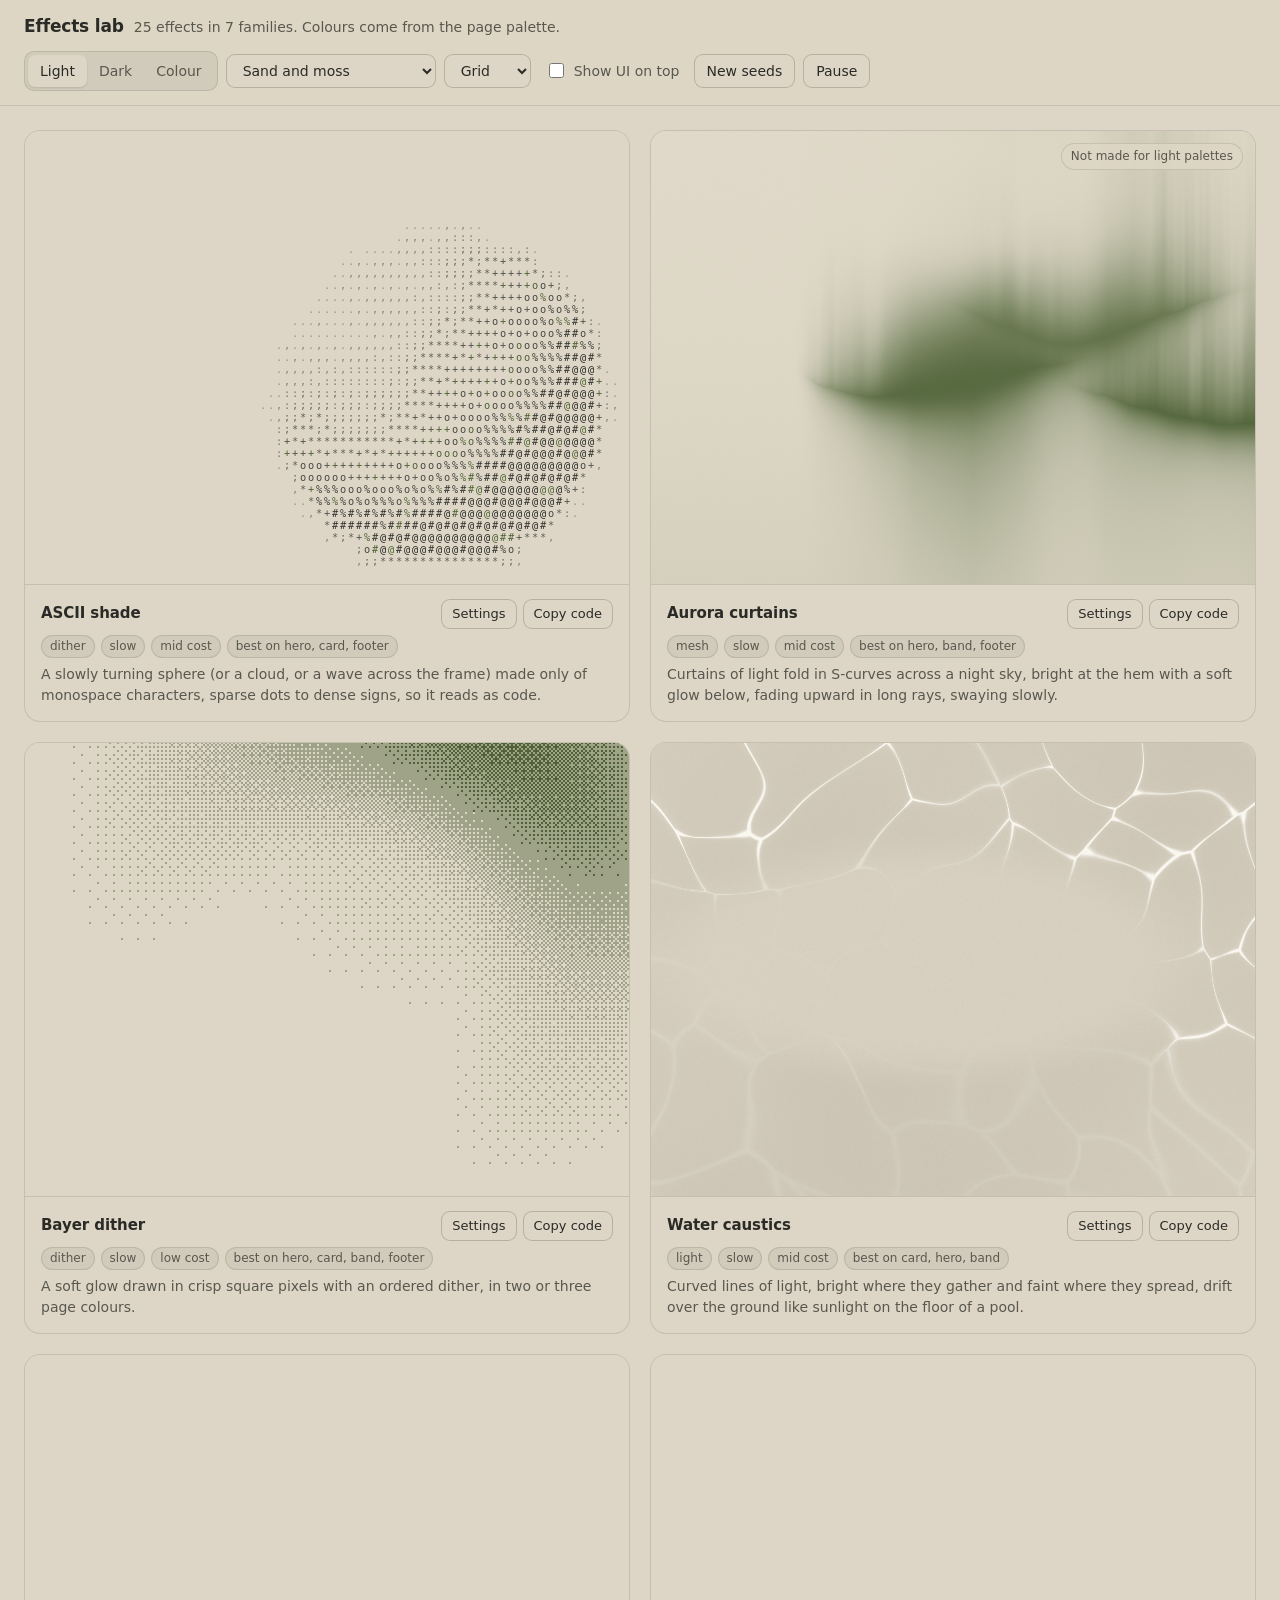
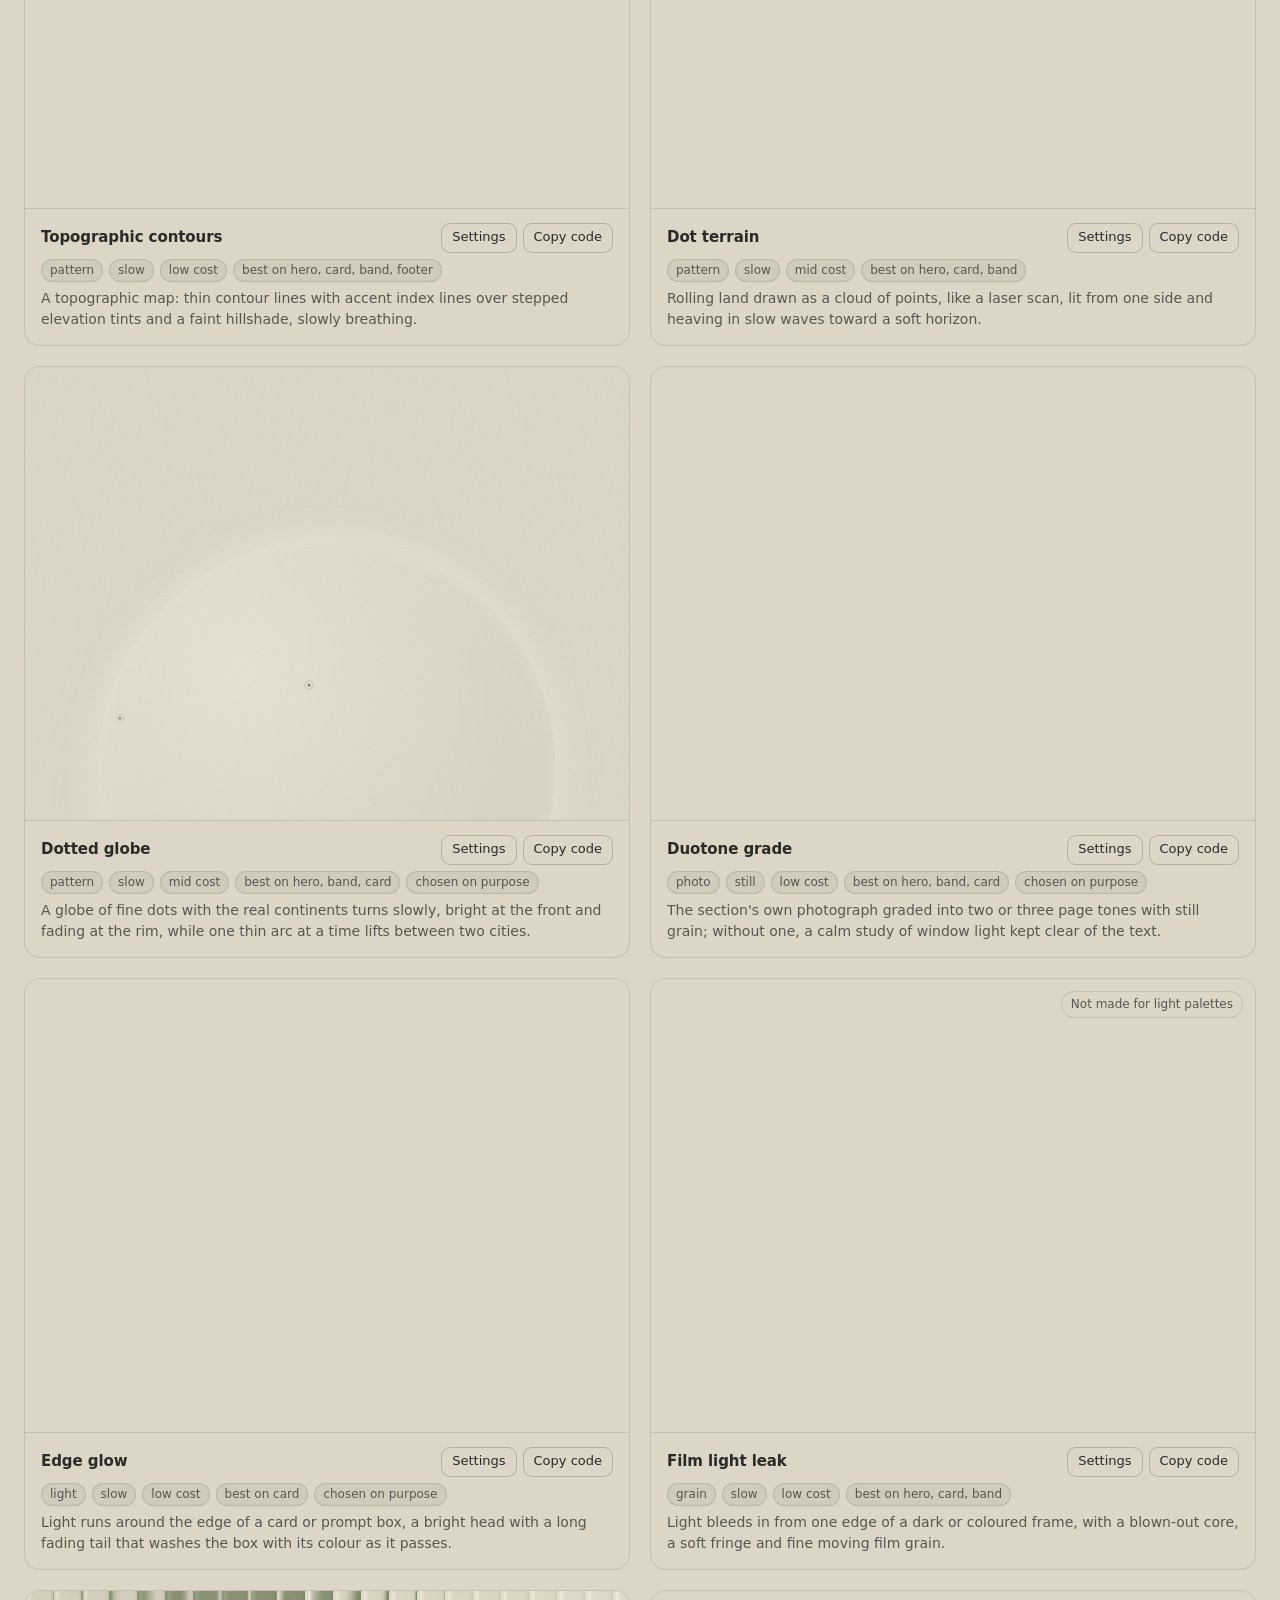
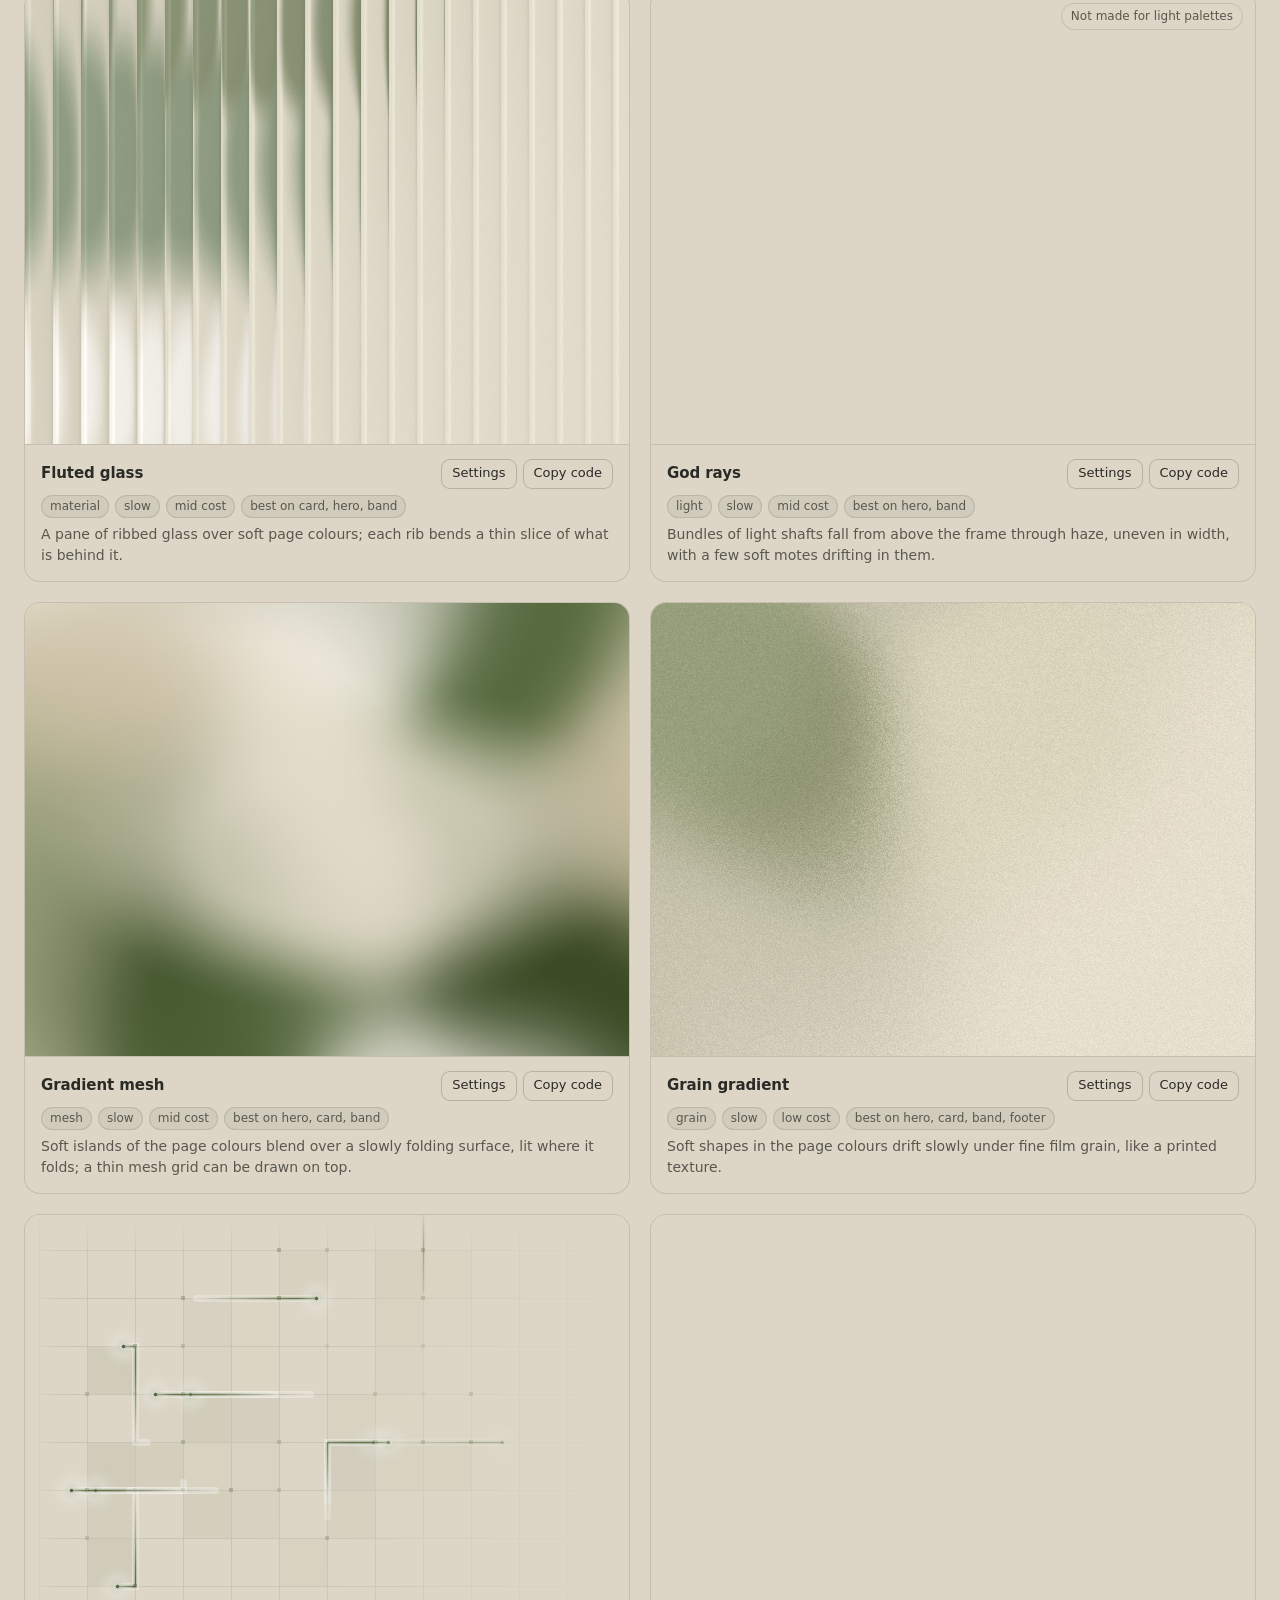
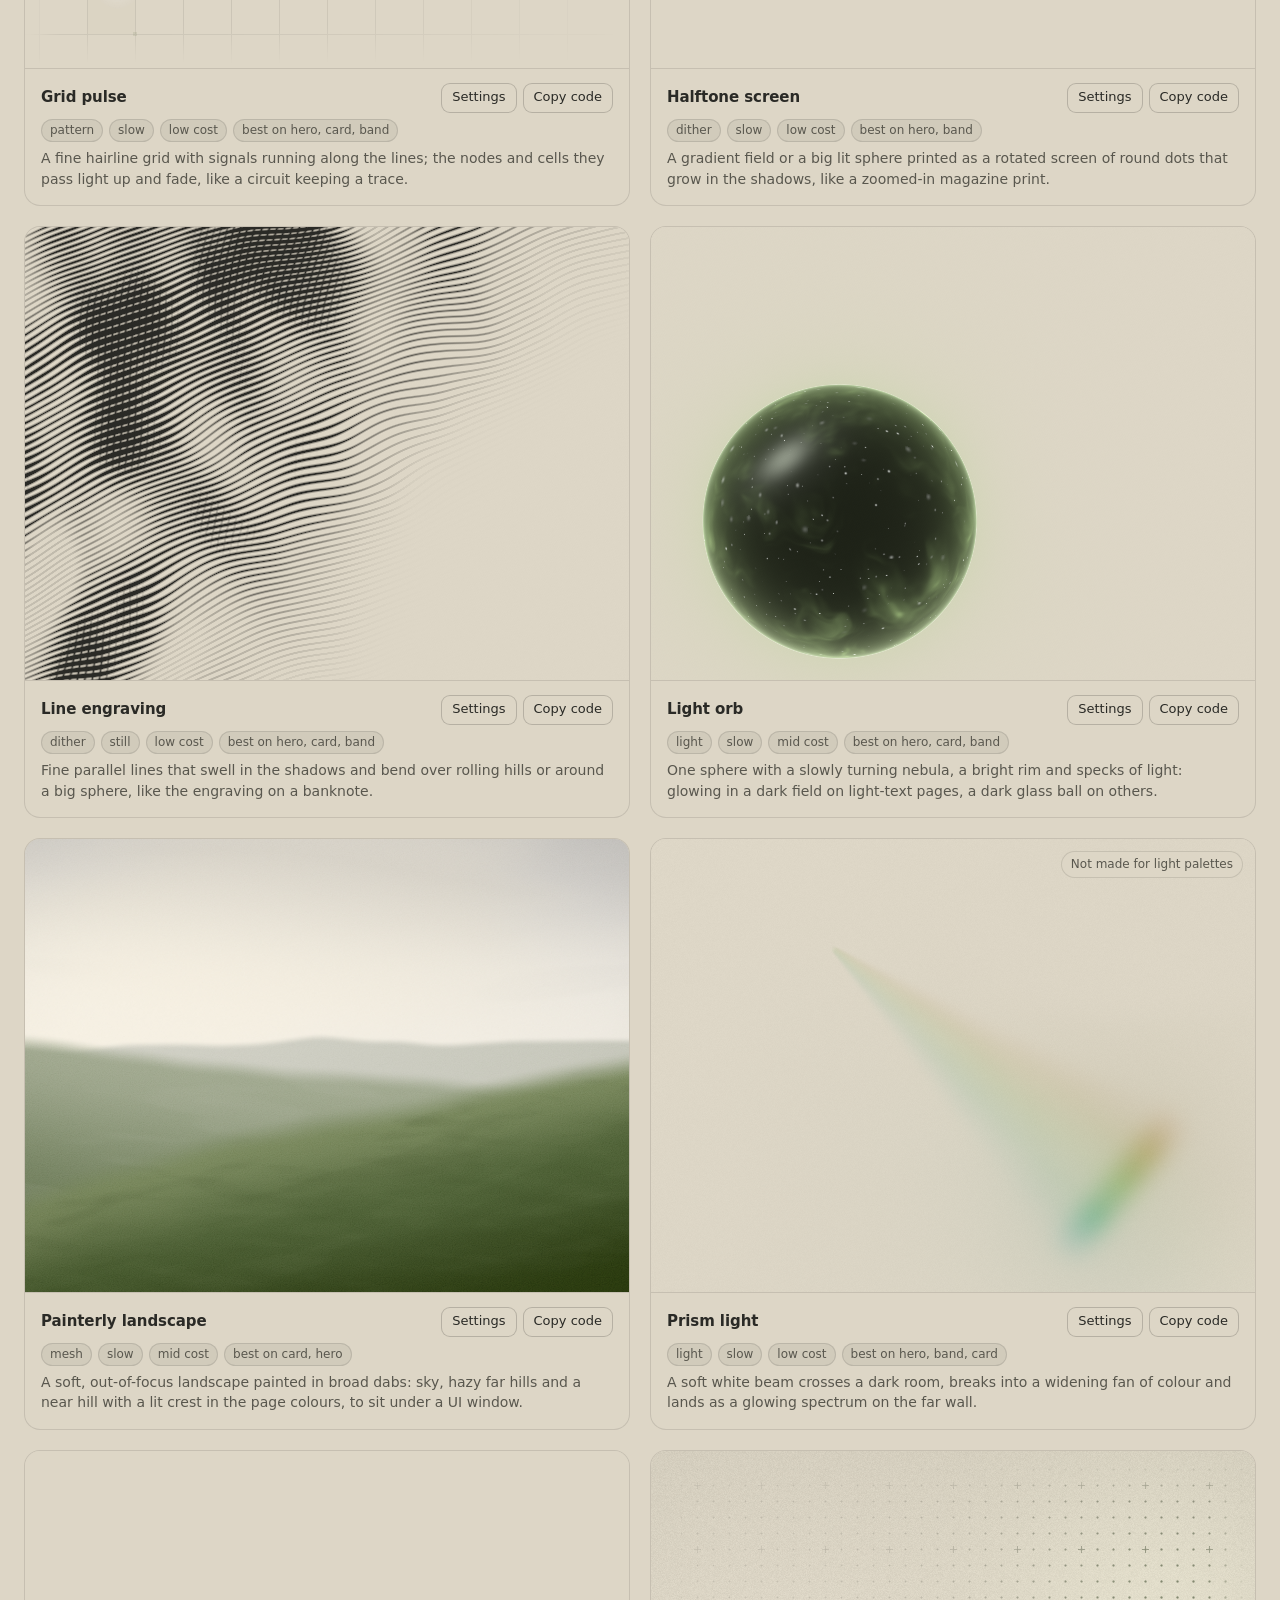
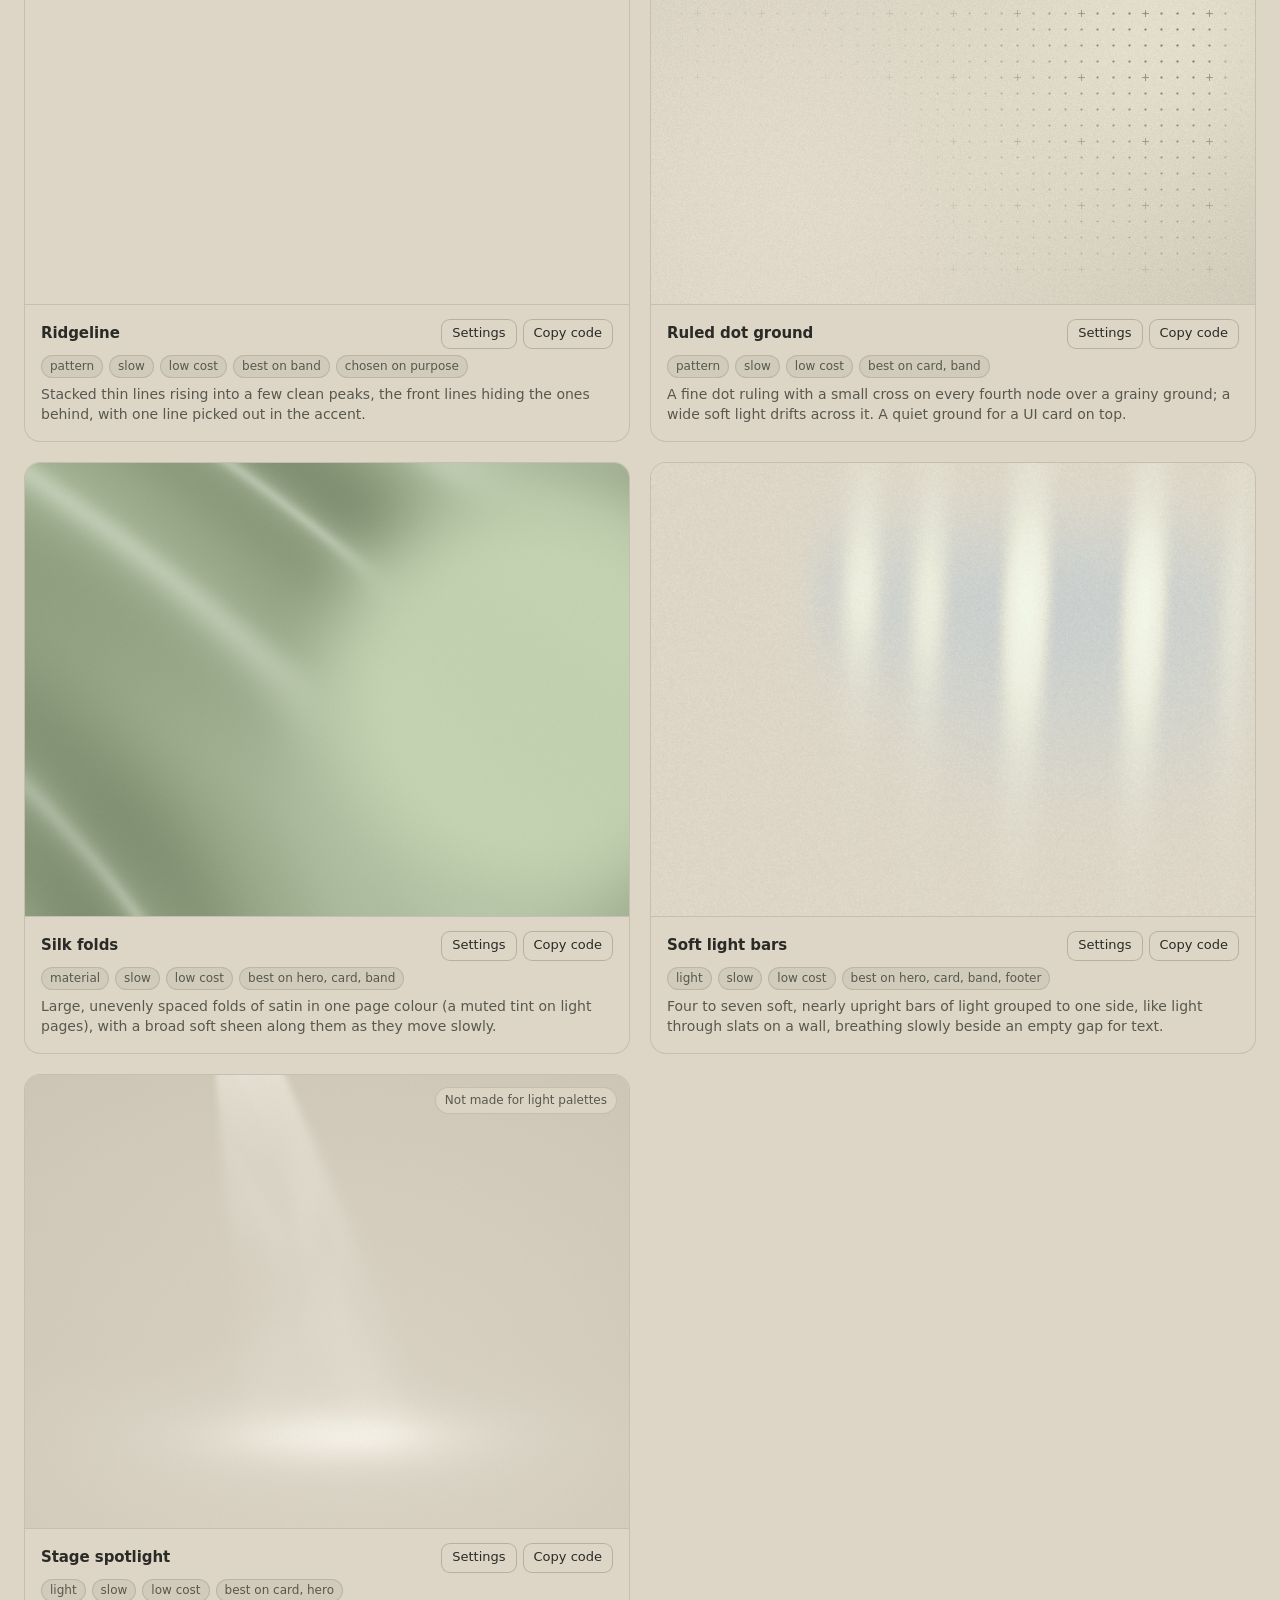
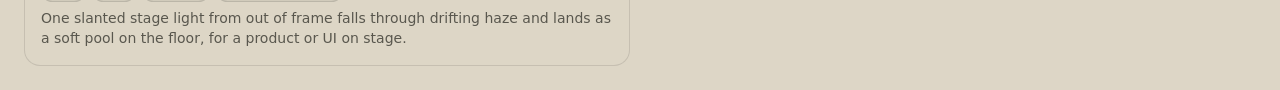
<file: assets/effects/lab.html>
<!doctype html>
<html lang="en">
<head>
<script>window.__tpGlMax = 16;   /* a gallery shows many live effects at once; a page of a site keeps the default 4 (fx.js) */</script>
<meta charset="utf-8">
<meta name="viewport" content="width=device-width, initial-scale=1">
<title>Effects lab</title>
<link rel="icon" href="data:,">
<style>
  :root {
    --bg: #ddd6c6; --surface: #d2cab8; --ink: #2a2a26; --muted: #59574e; --accent: #4f6238; --accent-ink: #ffffff;
    --line: color-mix(in oklab, var(--ink) 13%, transparent);
    --line-strong: color-mix(in oklab, var(--ink) 22%, transparent);
    --chip: color-mix(in oklab, var(--ink) 6%, var(--bg));
    --radius: 16px;
    color-scheme: light;
  }
  * { box-sizing: border-box; }
  html { -webkit-text-size-adjust: 100%; }
  body {
    margin: 0; background: var(--bg); color: var(--ink);
    font: 14px/1.45 ui-sans-serif, system-ui, -apple-system, "Segoe UI", Roboto, "Helvetica Neue", Arial, sans-serif;
    -webkit-font-smoothing: antialiased;
  }
  button, select, input { font: inherit; color: inherit; }
  .bar {
    position: sticky; top: 0; z-index: 20;
    display: flex; flex-wrap: wrap; align-items: center; justify-content: space-between; gap: 12px 20px;
    padding: 14px 24px; background: color-mix(in oklab, var(--bg) 90%, transparent);
    backdrop-filter: saturate(1.2) blur(14px); -webkit-backdrop-filter: saturate(1.2) blur(14px);
    border-bottom: 1px solid var(--line);
  }
  .title { display: flex; align-items: baseline; gap: 10px; min-width: 0; }
  .title h1 { margin: 0; font-size: 17px; font-weight: 640; letter-spacing: -0.01em; }
  .title p { margin: 0; color: var(--muted); white-space: nowrap; overflow: hidden; text-overflow: ellipsis; }
  .controls { display: flex; flex-wrap: wrap; align-items: center; gap: 8px; }
  .seg { display: inline-flex; padding: 3px; border-radius: 10px; background: var(--chip); border: 1px solid var(--line); }
  .seg button { border: 0; background: transparent; padding: 6px 12px; border-radius: 7px; cursor: pointer; color: var(--muted); }
  .seg button[aria-pressed="true"] { background: var(--bg); color: var(--ink); box-shadow: 0 1px 2px color-mix(in oklab, var(--ink) 14%, transparent); }
  .btn, select {
    height: 34px; padding: 0 12px; border-radius: 9px; border: 1px solid var(--line-strong); background: var(--bg);
    cursor: pointer; display: inline-flex; align-items: center; gap: 6px;
  }
  .btn:hover, select:hover { border-color: color-mix(in oklab, var(--ink) 35%, transparent); }
  .btn.primary { background: var(--ink); color: var(--bg); border-color: var(--ink); }
  label.check { display: inline-flex; align-items: center; gap: 7px; padding: 0 6px; cursor: pointer; color: var(--muted); }
  label.check input { accent-color: var(--accent); width: 15px; height: 15px; }
  select { max-width: 210px; }

  .grid {
    display: grid; gap: 20px; padding: 24px; max-width: 1680px; margin: 0 auto;
    grid-template-columns: repeat(auto-fit, minmax(min(100%, 400px), 1fr));
  }
  body[data-layout="wide"] .grid { grid-template-columns: 1fr; max-width: 1280px; }
  body[data-layout="hero"] .grid { grid-template-columns: 1fr; max-width: none; padding: 0; gap: 0; }
  .tile { border: 1px solid var(--line); border-radius: var(--radius); overflow: hidden; background: var(--bg); display: flex; flex-direction: column; min-width: 0; }
  body[data-layout="hero"] .tile { border-radius: 0; border-width: 0 0 1px; }
  .stage { position: relative; aspect-ratio: 4 / 3; overflow: hidden; }
  body[data-layout="wide"] .stage { aspect-ratio: 16 / 9; }
  body[data-layout="hero"] .stage { aspect-ratio: auto; height: 100vh; min-height: 560px; }
  .stage[data-unfit]::after {
    content: attr(data-unfit); position: absolute; top: 12px; right: 12px; padding: 4px 9px; border-radius: 999px;
    font-size: 12px; background: color-mix(in oklab, var(--bg) 85%, transparent); color: var(--muted); border: 1px solid var(--line);
  }

  /* sample content that sits on the effect */
  .sample { position: absolute; inset: 0; display: none; pointer-events: none; }
  body[data-ui="1"] .sample { display: block; }
  .sample-card {
    position: absolute; left: 22px; bottom: 22px; width: min(232px, calc(100% - 44px));
    display: grid; grid-template-columns: 36px 1fr; gap: 10px; align-items: center;
    padding: 12px 14px 12px 12px; border-radius: 12px; background: var(--surface); color: var(--ink);
    box-shadow: 0 1px 1px color-mix(in oklab, var(--ink) 8%, transparent), 0 10px 30px -12px rgb(0 0 0 / 0.3);
    border: 1px solid color-mix(in oklab, var(--ink) 8%, transparent);
  }
  .sample-card .ic {
    width: 36px; height: 36px; border-radius: 8px; background: var(--bg);
    background-image: radial-gradient(color-mix(in oklab, var(--ink) 55%, transparent) 1.1px, transparent 1.4px);
    background-size: 6px 6px; background-position: 3px 3px; border: 1px solid var(--line);
  }
  .sample-card b { display: block; font-size: 13px; font-weight: 600; }
  .sample-card span { display: block; font-size: 12px; color: var(--muted); font-variant-numeric: tabular-nums; }
  .sample-card .track { grid-column: 1 / -1; height: 4px; border-radius: 4px; background: color-mix(in oklab, var(--ink) 12%, transparent); position: relative; }
  .sample-card .track i { position: absolute; inset: 0 45% 0 0; border-radius: inherit; background: var(--accent); }
  .sample-head { position: absolute; left: 24px; top: 22px; right: 24px; color: var(--ink); }
  .sample-head b { display: block; font-size: clamp(18px, 2.2vw, 30px); font-weight: 640; letter-spacing: -0.02em; line-height: 1.1; max-width: 16ch; }
  .sample-head span { display: block; margin-top: 6px; color: var(--muted); max-width: 34ch; }
  body[data-layout="hero"] .sample-head { left: 48px; top: auto; bottom: 30vh; }
  body[data-layout="hero"] .sample-head b { font-size: clamp(36px, 5vw, 72px); }
  body[data-layout="hero"] .sample-card { left: 48px; bottom: 48px; }

  /* card layout: a feature card with an inset effect panel and a small UI window on it */
  .card-head { display: none; }
  body[data-layout="card"] .grid { grid-template-columns: repeat(auto-fit, minmax(min(100%, 460px), 1fr)); max-width: 1240px; gap: 16px; }
  body[data-layout="card"] .tile { padding: 22px; border: 0; background: color-mix(in oklab, var(--ink) 4.5%, var(--bg)); border-radius: 18px; }
  body[data-layout="card"] .card-head { display: block; }
  .card-head b { display: block; font-size: 15px; font-weight: 620; }
  .card-head p { margin: 4px 0 0; color: var(--muted); max-width: 52ch; }
  body[data-layout="card"] .stage { margin-top: 18px; border-radius: 12px; aspect-ratio: 16 / 10; }
  body[data-layout="card"] .info { display: none; }
  body[data-layout="card"] .sample { display: block; }
  body[data-layout="card"] .sample-head, body[data-layout="card"] .sample-card { display: none; }
  .window { display: none; }
  body[data-layout="card"] .window {
    display: block; position: absolute; left: 50%; top: 54%; transform: translate(-50%, -50%); width: 64%;
    border-radius: 10px; background: var(--surface); color: var(--ink);
    box-shadow: 0 1px 0 color-mix(in oklab, var(--ink) 6%, transparent), 0 18px 40px -16px rgb(0 0 0 / 0.35);
    border: 1px solid color-mix(in oklab, var(--ink) 10%, transparent); overflow: hidden; font-size: 12px;
  }
  .window .wbar { display: flex; align-items: center; gap: 5px; padding: 8px 10px; border-bottom: 1px solid var(--line); }
  .window .wbar i { width: 7px; height: 7px; border-radius: 50%; background: color-mix(in oklab, var(--ink) 22%, transparent); }
  .window .wbar span { margin-left: 8px; color: var(--muted); }
  .window .wbody { padding: 12px 12px 14px; display: grid; gap: 8px; }
  .window .wrow { display: flex; align-items: center; justify-content: space-between; gap: 10px; }
  .window .wrow em { font-style: normal; color: var(--muted); font-variant-numeric: tabular-nums; }
  .window .wbtn { justify-self: start; margin-top: 2px; padding: 5px 10px; border-radius: 7px; background: var(--accent); color: var(--accent-ink); font-weight: 600; }
  .info { padding: 14px 16px 16px; display: grid; gap: 4px; border-top: 1px solid var(--line); }
  body[data-layout="hero"] .info { display: none; }
  .info-top { display: flex; align-items: center; justify-content: space-between; gap: 12px; }
  .info h2 { margin: 0; font-size: 15px; font-weight: 620; letter-spacing: -0.005em; }
  .tags { display: flex; flex-wrap: wrap; gap: 6px; margin: 2px 0 2px; }
  .tags span { font-size: 12px; padding: 2px 8px; border-radius: 999px; background: var(--chip); color: var(--muted); border: 1px solid var(--line); }
  .look { margin: 0; color: var(--muted); }
  .actions { display: flex; gap: 6px; flex: none; }
  .actions .btn { height: 30px; padding: 0 10px; font-size: 13px; }

  .params { display: none; padding: 4px 16px 16px; gap: 10px 18px; grid-template-columns: repeat(auto-fill, minmax(170px, 1fr)); }
  .tile.open .params { display: grid; }
  .param { display: grid; gap: 4px; }
  .param label { display: flex; justify-content: space-between; font-size: 12px; color: var(--muted); }
  .param output { color: var(--ink); font-variant-numeric: tabular-nums; }
  .param input[type=range] { width: 100%; accent-color: var(--ink); margin: 0; }
  .params .row { grid-column: 1 / -1; display: flex; gap: 8px; align-items: center; }
  .params .row input { width: 90px; height: 30px; border-radius: 8px; border: 1px solid var(--line-strong); background: var(--bg); padding: 0 8px; }

  .empty { padding: 80px 24px; text-align: center; color: var(--muted); }
  .toast {
    position: fixed; left: 50%; bottom: 24px; transform: translate(-50%, 20px); opacity: 0; pointer-events: none;
    background: var(--ink); color: var(--bg); padding: 9px 14px; border-radius: 10px; transition: .25s ease; z-index: 30;
  }
  .toast.on { opacity: 1; transform: translate(-50%, 0); }
  @media (max-width: 640px) {
    .bar { padding: 12px 16px; }
    .grid { padding: 16px; gap: 16px; }
    .title p { display: none; }
  }
</style>
</head>
<body data-layout="grid">
<header class="bar">
  <div class="title">
    <h1>Effects lab</h1>
    <p id="count"></p>
  </div>
  <div class="controls">
    <div class="seg" role="group" aria-label="Palette type">
      <button type="button" data-kind="light">Light</button>
      <button type="button" data-kind="dark">Dark</button>
      <button type="button" data-kind="colour">Colour</button>
    </div>
    <select id="pal" aria-label="Palette"></select>
    <select id="layout" aria-label="Layout"><option value="grid">Grid</option><option value="card">Cards</option><option value="wide">Wide</option><option value="hero">Hero</option></select>
    <label class="check"><input type="checkbox" id="ui"> Show UI on top</label>
    <button type="button" class="btn" id="reseed">New seeds</button>
    <button type="button" class="btn" id="pause">Pause</button>
  </div>
</header>
<main class="grid" id="grid"></main>
<div class="toast" id="toast" role="status"></div>
<script id="palettes" type="application/json">[{"id":"white-link-blue","name":"Sheet and biro","bg":"#ffffff","surface":"#f4f4f4","ink":"#111111","muted":"#6b6b6b","accent":"#1a4be0","accentInk":"#ffffff"},{"id":"cool-white-slate","name":"Frost and slate","bg":"#f7f9fa","surface":"#ecf0f2","ink":"#1f3038","muted":"#5d6b72","accent":"#0d7480","accentInk":"#ffffff"},{"id":"rose-grey-green","name":"Rose grey, green","bg":"#ebe5e3","surface":"#e1dad7","ink":"#2b2622","muted":"#6a615d","accent":"#0f7d45","accentInk":"#ffffff"},{"id":"paper-grey-brass","name":"Newsprint and brass","bg":"#e8e8e3","surface":"#dcdcd6","ink":"#181715","muted":"#63625c","accent":"#bfb21a","accentInk":"#181715"},{"id":"stone-blueprint","name":"Stone and blueprint","bg":"#dfdedb","surface":"#d3d2ce","ink":"#26251e","muted":"#5f5d55","accent":"#2456d6","accentInk":"#ffffff"},{"id":"white-navy-tab","name":"Navy on white","bg":"#ffffff","surface":"#f4f4f2","ink":"#1f2b4d","muted":"#6a7186","accent":"#f7941d","accentInk":"#1f2b4d"},{"id":"three-stones","name":"Three stones","bg":"#eeecea","surface":"#e4e1dd","ink":"#333231","muted":"#6b6763","accent":"#5c6b54","accentInk":"#ffffff"},{"id":"putty-black-teal","name":"Putty and black","bg":"#dedad3","surface":"#d3cec6","ink":"#0a0a0a","muted":"#5c5852","accent":"#256f82","accentInk":"#ffffff"},{"id":"moss-sand","name":"Sand and moss","bg":"#ddd6c6","surface":"#d2cab8","ink":"#2a2a26","muted":"#59574e","accent":"#4f6238","accentInk":"#ffffff"},{"id":"green-mat-chocolate","name":"Bone, green, chocolate","bg":"#e5e1d8","surface":"#dad5ca","ink":"#2a1d17","muted":"#6b5b51","accent":"#456f3a","accentInk":"#ffffff"},{"id":"lunar-grey-bronze","name":"Lunar and bronze","bg":"#111111","surface":"#1c1c1c","ink":"#f2f2f2","muted":"#8f8f8f","accent":"#a08672","accentInk":"#111111"},{"id":"blue-black-cornflower","name":"Night and sky blue","bg":"#0a0d14","surface":"#131824","ink":"#e9edf3","muted":"#8891a1","accent":"#5ab9fc","accentInk":"#0a0d14"},{"id":"green-black-bone","name":"Green-black and bone","bg":"#161c1a","surface":"#1f2725","ink":"#e3e2da","muted":"#8e948d","accent":"#9fc7b8","accentInk":"#161c1a"},{"id":"black-crimson","name":"Black and crimson","bg":"#0a0a0a","surface":"#151515","ink":"#efefef","muted":"#8c8c8c","accent":"#b11226","accentInk":"#ffffff"},{"id":"forest-pale-lime","name":"Forest and lime","bg":"#0f1f10","surface":"#162a17","ink":"#ffffff","muted":"#9aa39a","accent":"#c6f19d","accentInk":"#0f1f10"},{"id":"charcoal-room-sage","name":"Charcoal and sage","bg":"#1c1c1c","surface":"#262626","ink":"#f1f1ef","muted":"#9a9b96","accent":"#8fa68e","accentInk":"#1c1c1c"},{"id":"warm-black-gold","name":"Warm black, gold","bg":"#0c0a08","surface":"#181512","ink":"#ffffff","muted":"#8f8a84","accent":"#c9a45a","accentInk":"#0c0a08"},{"id":"graphite-safety-orange","name":"Graphite and orange","bg":"#18191b","surface":"#222427","ink":"#eff0f1","muted":"#9c9ea3","accent":"#ff4a1f","accentInk":"#18191b"},{"id":"soot-pale-lime","name":"Soot and lime","bg":"#0f0f0f","surface":"#1a1a1a","ink":"#ffffff","muted":"#8f8f8f","accent":"#dafa9c","accentInk":"#0f0f0f"},{"id":"plum-black-pink","name":"Plum-black and pink","bg":"#0d060b","surface":"#1b0e17","ink":"#ffffff","muted":"#9a8f97","accent":"#ff488b","accentInk":"#0d060b"},{"id":"white-signal-red","name":"Signal red, white","bg":"#ffffff","surface":"#f2f2f2","ink":"#0a0a0a","muted":"#6b6b6b","accent":"#d92b21","accentInk":"#ffffff"},{"id":"white-mint-tiles","name":"Greys and mint","bg":"#ffffff","surface":"#f3f3f3","ink":"#232323","muted":"#6e6e6e","accent":"#a1ffcb","accentInk":"#232323"},{"id":"cool-grey-cobalt","name":"Cool grey, cobalt","bg":"#eef0f3","surface":"#e2e5ea","ink":"#0b0c0e","muted":"#5d6470","accent":"#1f2de6","accentInk":"#ffffff"},{"id":"offwhite-bottle-yellow","name":"Bottle ink, yellow","bg":"#f7f7f7","surface":"#ebebeb","ink":"#0d2a1c","muted":"#5f6b64","accent":"#f6e016","accentInk":"#0d2a1c"},{"id":"teal-on-paper","name":"Teal on paper","bg":"#f7f9f8","surface":"#ebf0ee","ink":"#06525c","muted":"#2f737d","accent":"#06525c","accentInk":"#f7f9f8"},{"id":"navy-pink","name":"Navy and pink","bg":"#1a2039","surface":"#212846","ink":"#f9a3c0","muted":"#b9879c","accent":"#f9a3c0","accentInk":"#1a2039"},{"id":"blush-aubergine","name":"Blush and aubergine","bg":"#edccbe","surface":"#e8c2b2","ink":"#351a2b","muted":"#6c4857","accent":"#351a2b","accentInk":"#edccbe"},{"id":"cobalt-on-sand","name":"Cobalt on sand","bg":"#e6dbc7","surface":"#ddd0b9","ink":"#062b8a","muted":"#3a5aa8","accent":"#062b8a","accentInk":"#e6dbc7"},{"id":"oxblood-grey","name":"Oxblood and grey","bg":"#e2e2e2","surface":"#d6d6d6","ink":"#7d0c14","muted":"#7a4a4e","accent":"#7d0c14","accentInk":"#e2e2e2"},{"id":"olive-on-bone","name":"Olive on bone","bg":"#ecebe7","surface":"#e1dfd9","ink":"#38450f","muted":"#5d683a","accent":"#38450f","accentInk":"#ecebe7"},{"id":"burgundy-bubblegum","name":"Burgundy and bubblegum","bg":"#3d0012","surface":"#4d0519","ink":"#ff99d3","muted":"#c77aa0","accent":"#ff99d3","accentInk":"#3d0012"},{"id":"bottle-green-gold","name":"Bottle green, gold","bg":"#133621","surface":"#1a4429","ink":"#f4d96c","muted":"#b3a55e","accent":"#f4d96c","accentInk":"#133621"},{"id":"cobalt-field","name":"Cobalt field","bg":"#0034eb","surface":"#002fd6","ink":"#ffffff","muted":"#dfe4f2","accent":"#e9e34a","accentInk":"#111111"},{"id":"mustard-field","name":"Mustard and black","bg":"#e1ac10","surface":"#cd9d0f","ink":"#0b0b0b","muted":"#4d3d0a","accent":"#24338f","accentInk":"#ffffff"},{"id":"carmine-field","name":"Carmine field","bg":"#9c1220","surface":"#8a101c","ink":"#ffffff","muted":"#f0b9bd","accent":"#ffd9dc","accentInk":"#9c1220"},{"id":"pink-field-lime","name":"Bubblegum and lime","bg":"#ff87ab","surface":"#ff739d","ink":"#0a0a0a","muted":"#6b1f3a","accent":"#def915","accentInk":"#0a0a0a"},{"id":"sky-field-navy","name":"Sky and navy","bg":"#6bb4ee","surface":"#7dbdf0","ink":"#0e1822","muted":"#1b3d5c","accent":"#ff5a1f","accentInk":"#0e1822"},{"id":"orange-field-black","name":"Orange and black","bg":"#ff7a1f","surface":"#ff8633","ink":"#050f16","muted":"#5a2306","accent":"#050f16","accentInk":"#ff7a1f"},{"id":"tobacco-olive","name":"Tobacco and olive","bg":"#472913","surface":"#55321a","ink":"#e4e0cf","muted":"#b39f84","accent":"#525e1b","accentInk":"#e4e0cf"},{"id":"poster-chapters","name":"Poster chapters","bg":"#e6e0d2","surface":"#dcd5c5","ink":"#1a1a1a","muted":"#5f5b52","accent":"#18bc42","accentInk":"#1a1a1a"},{"id":"blue-red-black","name":"Blue, red, black","bg":"#ffffff","surface":"#f3f3f3","ink":"#0a0a0a","muted":"#6b6b6b","accent":"#1f30e0","accentInk":"#ffffff"},{"id":"charcoal-primaries","name":"Charcoal and primaries","bg":"#191919","surface":"#242424","ink":"#ffffff","muted":"#9a9a9a","accent":"#0c7866","accentInk":"#ffffff"},{"id":"ultramarine-yellow","name":"Ultramarine and yellow","bg":"#1423b8","surface":"#1220a6","ink":"#ffffff","muted":"#e4e2d6","accent":"#1fc27a","accentInk":"#0a0a0a"},{"id":"candy-chapters","name":"Candy chapters","bg":"#ffd249","surface":"#f5c63c","ink":"#0a0a0a","muted":"#5e4a0a","accent":"#f53fd6","accentInk":"#0a0a0a"},{"id":"orange-sky-lime","name":"Orange, sky, lime","bg":"#ff8126","surface":"#ff8d3a","ink":"#111111","muted":"#5c2a05","accent":"#de194b","accentInk":"#ffffff"},{"id":"post-red-mustard","name":"Post red, mustard","bg":"#e2dccf","surface":"#d7d0c1","ink":"#2a1110","muted":"#6b524c","accent":"#4a6f84","accentInk":"#ffffff"},{"id":"mint-orange-grey","name":"Grey, mint, orange","bg":"#ffffff","surface":"#f5f5f5","ink":"#000000","muted":"#666666","accent":"#a7ff9c","accentInk":"#000000"},{"id":"report-blocks","name":"Report blocks","bg":"#ffffff","surface":"#f6f6f6","ink":"#000000","muted":"#5f5f5f","accent":"#fe7141","accentInk":"#000000"},{"id":"card-pastels","name":"Card pastels","bg":"#f7f7f5","surface":"#ebebe8","ink":"#000000","muted":"#666662","accent":"#d0106f","accentInk":"#ffffff"},{"id":"mint-pink-accounts","name":"Mint and pink","bg":"#f8f8f8","surface":"#eeeeee","ink":"#0a0a0a","muted":"#6a6a6a","accent":"#1f6b3a","accentInk":"#ffffff"},{"id":"swap-pastels","name":"Swapping pastels","bg":"#c3d7e5","surface":"#d0e0eb","ink":"#141414","muted":"#4a5068","accent":"#0f5257","accentInk":"#ffffff"},{"id":"blush-sage-slate","name":"Blush, sage, slate","bg":"#a6b3bc","surface":"#b2bdc5","ink":"#1c1c1c","muted":"#38424a","accent":"#2c3620","accentInk":"#e3e2da"},{"id":"candy-on-black","name":"Candy on black","bg":"#000000","surface":"#0d0d0d","ink":"#ffffff","muted":"#999999","accent":"#93f1f7","accentInk":"#000000"},{"id":"sky-sand","name":"Sky and sand","bg":"#cbe4f2","surface":"#bcdcee","ink":"#0a0a0a","muted":"#44606e","accent":"#b0298f","accentInk":"#ffffff"},{"id":"studio-grey","name":"Studio grey","bg":"#a8a8aa","surface":"#b4b4b6","ink":"#0e0e0e","muted":"#3a3a3c","accent":"#1f5c49","accentInk":"#ffffff"},{"id":"walnut-tan","name":"Walnut and tan","bg":"#2b2216","surface":"#382d1e","ink":"#e4e2da","muted":"#a39a8b","accent":"#bda38b","accentInk":"#2b2216"}]</script>
<script id="presets" type="application/json">{"light":"moss-sand","dark":"blue-black-cornflower","colour":"cobalt-field"}</script>
<script type="module">
  import fx from './fx.js';

  const q = new URLSearchParams(location.search);
  const PALETTES = JSON.parse(document.getElementById('palettes').textContent);
  const PRESETS = JSON.parse(document.getElementById('presets').textContent);
  const byId = Object.fromEntries(PALETTES.map(p => [p.id, p]));
  const $ = s => document.querySelector(s);
  const grid = $('#grid');

  if (q.has('fallback')) fx.config.forceFallback = true;
  if (q.has('webgl1')) fx.config.forceWebGL1 = true;
  if (q.has('time')) fx.setClock(+q.get('time'));
  document.body.dataset.layout = ['wide', 'hero', 'card'].includes(q.get('layout')) ? q.get('layout') : 'grid';
  $('#layout').value = document.body.dataset.layout;
  $('#layout').addEventListener('change', e => { document.body.dataset.layout = e.target.value; syncUrl(); });
  document.body.dataset.ui = q.get('ui') === '1' ? '1' : '0';
  $('#ui').checked = document.body.dataset.ui === '1';

  let palette = pickPalette(q.get('palette') || 'light');
  let paused = false;
  const tiles = [];

  function pickPalette(key) {
    const id = PRESETS[key] || key;
    return byId[id] || byId[PRESETS.light] || PALETTES[0];
  }
  function applyPalette(p) {
    const r = document.documentElement.style;
    r.setProperty('--bg', p.bg); r.setProperty('--surface', p.surface); r.setProperty('--ink', p.ink);
    r.setProperty('--muted', p.muted); r.setProperty('--accent', p.accent); r.setProperty('--accent-ink', p.accentInk);
    document.documentElement.style.colorScheme = fx.paletteKind(p) === 'light' ? 'light' : 'dark';
    const kind = fx.paletteKind(p);
    for (const b of document.querySelectorAll('.seg button')) b.setAttribute('aria-pressed', String(PRESETS[b.dataset.kind] === p.id));
    $('#pal').value = p.id;
    for (const t of tiles) {
      const fits = t.meta.palettes.includes(kind);
      if (fits) t.stage.removeAttribute('data-unfit'); else t.stage.setAttribute('data-unfit', `Not made for ${kind} palettes`);
      t.ctrl?.setPalette(fx.normalizePalette(p));
    }
  }
  function toast(msg) {
    const el = $('#toast'); el.textContent = msg; el.classList.add('on');
    clearTimeout(toast.t); toast.t = setTimeout(() => el.classList.remove('on'), 1600);
  }
  const fmt = (v, d) => (d.step && d.step >= 1 ? String(Math.round(v)) : (+v).toFixed(2));

  function snippet(t) {
    const p = t.ctrl.params, d = t.meta.params || {};
    const changed = Object.fromEntries(Object.entries(p).filter(([k, v]) => d[k] && v !== d[k].default));
    const attrs = [`data-fx="${t.meta.id}"`, `data-fx-seed="${t.ctrl.seed}"`];
    if (Object.keys(changed).length) attrs.push(`data-fx-params='${JSON.stringify(changed)}'`);
    return `<div ${attrs.join(' ')}></div>`;
  }

  function buildTile(meta, i) {
    const tile = document.createElement('article');
    tile.className = 'tile';
    tile.dataset.id = meta.id;
    tile.innerHTML = `
      <div class="card-head"><b></b><p></p></div>
      <div class="stage">
        <div class="sample" aria-hidden="true">
          <div class="window"><div class="wbar"><i></i><i></i><i></i><span>Settings</span></div>
            <div class="wbody"><div class="wrow"><span>Grain</span><em>0.60</em></div><div class="wrow"><span>Speed</span><em>0.50</em></div><span class="wbtn">Apply</span></div></div>
          <div class="sample-head"><b>A headline sits here</b><span>Secondary text, to check contrast on the effect.</span></div>
          <div class="sample-card"><div class="ic"></div><div><b></b><span></span></div><div class="track"><i></i></div></div>
        </div>
      </div>
      <div class="info">
        <div class="info-top">
          <h2></h2>
          <div class="actions">
            <button type="button" class="btn" data-act="params" aria-expanded="false">Settings</button>
            <button type="button" class="btn" data-act="copy">Copy code</button>
          </div>
        </div>
        <div class="tags"></div>
        <p class="look"></p>
      </div>
      <div class="params"></div>`;
    tile.querySelector('h2').textContent = meta.name;
    tile.querySelector('.card-head b').textContent = meta.name;
    tile.querySelector('.card-head p').textContent = meta.look;
    tile.querySelector('.window .wbar span').textContent = meta.name;
    const wk = Object.keys(meta.params || {}).slice(0, 2);
    tile.querySelectorAll('.window .wrow').forEach((row, n) => {
      const k = wk[n];
      if (!k) { row.remove(); return; }
      row.querySelector('span').textContent = k[0].toUpperCase() + k.slice(1);
      row.querySelector('em').textContent = fmt(meta.params[k].default, meta.params[k]);
    });
    tile.querySelector('.look').textContent = meta.look;
    tile.querySelector('.sample-card b').textContent = meta.name;
    const keys = Object.keys(meta.params || {}).slice(0, 2);
    tile.querySelector('.sample-card span').textContent = keys.map(k => `${k} ${fmt(meta.params[k].default, meta.params[k])}`).join(' · ');
    const tags = [meta.family, meta.motion, `${meta.cost} cost`, `best on ${meta.bestOn.join(', ')}`, ...(meta.random === false ? ['chosen on purpose'] : [])];
    tile.querySelector('.tags').append(...tags.map(s => Object.assign(document.createElement('span'), { textContent: s })));
    const stage = tile.querySelector('.stage');
    const seed = q.has('seed') ? (+q.get('seed') + i * 101) : 1000 + i * 37;
    const t = { meta, tile, stage, seed, ctrl: null };
    tile.querySelector('[data-act="copy"]').addEventListener('click', async () => {
      if (!t.ctrl) return;
      try { await navigator.clipboard.writeText(snippet(t)); toast('Code copied'); }
      catch (_) { prompt('Copy this code', snippet(t)); }
    });
    tile.querySelector('[data-act="params"]').addEventListener('click', e => {
      const open = tile.classList.toggle('open');
      e.currentTarget.setAttribute('aria-expanded', String(open));
    });
    buildParams(t);
    return t;
  }

  function buildParams(t) {
    const box = t.tile.querySelector('.params');
    box.innerHTML = '';
    for (const [k, d] of Object.entries(t.meta.params || {})) {
      const id = `${t.meta.id}-${k}`;
      const row = document.createElement('div');
      row.className = 'param';
      row.innerHTML = `<label for="${id}"><span>${k}</span><output></output></label><input type="range" id="${id}">`;
      const inp = row.querySelector('input'), out = row.querySelector('output');
      inp.min = d.min; inp.max = d.max; inp.step = d.step || (d.max - d.min) / 100; inp.value = d.default;
      out.textContent = fmt(d.default, d);
      inp.addEventListener('input', () => { out.textContent = fmt(+inp.value, d); t.ctrl?.set({ [k]: +inp.value }); });
      box.append(row);
    }
    const row = document.createElement('div');
    row.className = 'row';
    row.innerHTML = `<span>Seed</span><input type="number" min="0" max="9999" step="1"><button type="button" class="btn">Reset</button>`;
    const seedIn = row.querySelector('input');
    seedIn.value = t.seed;
    seedIn.addEventListener('change', () => { t.seed = +seedIn.value || 0; remount(t); });
    row.querySelector('button').addEventListener('click', () => { buildParams(t); remount(t); });
    box.append(row);
  }

  async function remount(t, params) {
    t.ctrl = await fx.mount(t.stage, t.meta.id, { palette: fx.normalizePalette(palette), params: params || currentParams(t), seed: t.seed });
    if (paused) t.ctrl.pause();
    t.tile.querySelector('.params .row input').value = t.seed;
    // the seed may place the calm area and focal point (fx.compose): show the values in use
    for (const [k, d] of Object.entries(t.meta.params || {})) {
      const inp = t.tile.querySelector(`#${t.meta.id}-${k}`);
      if (inp && t.ctrl.params[k] != null) { inp.value = t.ctrl.params[k]; inp.previousElementSibling.querySelector('output').textContent = fmt(t.ctrl.params[k], d); }
    }
  }
  function currentParams(t) {
    const out = {};
    for (const inp of t.tile.querySelectorAll('.param input')) out[inp.id.slice(t.meta.id.length + 1)] = +inp.value;
    return out;
  }

  // controls
  for (const b of document.querySelectorAll('.seg button')) {
    b.addEventListener('click', () => { palette = pickPalette(b.dataset.kind); applyPalette(palette); syncUrl(); });
  }
  const sel = $('#pal');
  const groups = { light: [], dark: [], colour: [] };
  for (const p of PALETTES) groups[fx.paletteKind(p)].push(p);
  for (const [k, list] of Object.entries(groups)) {
    const og = document.createElement('optgroup');
    og.label = k[0].toUpperCase() + k.slice(1);
    for (const p of list) og.append(new Option(p.name, p.id));
    sel.append(og);
  }
  sel.addEventListener('change', () => { palette = pickPalette(sel.value); applyPalette(palette); syncUrl(); });
  $('#ui').addEventListener('change', e => {
    document.body.dataset.ui = e.target.checked ? '1' : '0';
    syncUrl();
    // a page puts the calm area where its text is; with the sample text on, do the same
    const calm = textCalm();
    for (const t of tiles) remount(t, calm ? { ...currentParams(t), ...calm } : {});
  });
  $('#layout').addEventListener('change', () => {
    const calm = textCalm();
    if (calm) for (const t of tiles) remount(t, { ...currentParams(t), ...calm });
  });
  // where the sample headline sits (0..1 of the frame), or null when no text is on the effect
  function textCalm() {
    const layout = document.body.dataset.layout;
    if (document.body.dataset.ui !== '1' || layout === 'card') return null;
    return layout === 'hero' ? { calmX: 0.2, calmY: 0.62 } : { calmX: 0.2, calmY: 0.18 };
  }
  $('#reseed').addEventListener('click', () => {
    for (const t of tiles) { t.seed = Math.floor(Math.random() * 10000); remount(t); }
  });
  $('#pause').addEventListener('click', e => {
    paused = !paused;
    e.currentTarget.textContent = paused ? 'Play' : 'Pause';
    for (const t of tiles) paused ? t.ctrl?.pause() : t.ctrl?.resume();
  });
  function syncUrl() {
    const u = new URL(location.href);
    u.searchParams.set('palette', palette.id);
    if (document.body.dataset.ui === '1') u.searchParams.set('ui', '1'); else u.searchParams.delete('ui');
    if (document.body.dataset.layout !== 'grid') u.searchParams.set('layout', document.body.dataset.layout); else u.searchParams.delete('layout');
    history.replaceState(null, '', u);
  }

  // load
  let index;
  try { index = await fetch('./index.json', { cache: 'no-store' }).then(r => { if (!r.ok) throw new Error(r.status); return r.json(); }); }
  catch (err) { grid.innerHTML = '<p class="empty">index.json did not load. Run: node scripts/effects.mjs index, and serve this folder over http.</p>'; throw err; }
  let list = index.effects || [];
  const only = (q.get('only') || '').split(',').map(s => s.trim()).filter(Boolean);
  if (only.length) list = only.map(id => list.find(e => e.id === id)).filter(Boolean);
  if (q.get('family')) list = list.filter(e => e.family === q.get('family'));
  const kinds = new Set(list.map(e => e.family));
  $('#count').textContent = `${list.length} effect${list.length === 1 ? '' : 's'} in ${kinds.size} famil${kinds.size === 1 ? 'y' : 'ies'}. Colours come from the page palette.`;
  if (!list.length) grid.innerHTML = '<p class="empty">No effects match.</p>';
  list.forEach((meta, i) => { const t = buildTile(meta, i); tiles.push(t); grid.append(t.tile); });
  applyPalette(palette);
  await Promise.all(tiles.map(t => remount(t, { ...(textCalm() || {}) })));
  document.documentElement.dataset.ready = '1';
</script>
</body>
</html>
</file>
<file: assets/system.css>
/*
  taste-skill system.css - the one system for the page. Link it first, then assets/ui/cards.css (the
  feature card, its panel and the fragment placements), then set the palette (--p-*), the fonts and
  the radius set on :root in the page (node scripts/start.mjs prints that block).
  Do not add a second grid, spacing scale, type scale, radius scale, button or card style.
*/

/* ---------------------------------------------------------------- tokens */
:root {
  /* palette (hex only; fx.js reads --bg --surface --ink --muted --accent --accent-ink) */
  --p-bg: #ffffff;
  --p-surface: #f4f4f4;
  --p-ink: #111111;
  --p-muted: #6b6b6b;
  --p-accent: #1a4be0;
  --p-accent-ink: #ffffff;
  --p-action: #1a4be0;      /* buttons, links, focus: the accent, or the ink when the accent is too pale */
  --p-action-ink: #ffffff;
  --p-inv-bg: #111111;
  --p-inv-surface: #1c1c1c;
  --p-inv-ink: #f4f4f4;
  --p-inv-muted: #a3a3a3;
  --p-inv-accent: #ffffff;
  --p-inv-accent-ink: #111111;
  --p-inv-action: #ffffff;
  --p-inv-action-ink: #111111;
  /* the lit ground behind UI and in the closing band (references/cards.md), one per page, tech pages only
     (none on kind other, which is flat): <html data-ground="sand|sky|sage|painting">. system.js gives it to every ground
     that holds UI, on light and dark pages alike; --hue on one panel changes only its accent */
  --ground-bg: #d9ccb7; --ground-surface: #e9e0d2; --ground-ink: #2a2622; --ground-muted: #5a534a; --ground-accent: #a8794a;

  /* fonts */
  --font-display: system-ui, -apple-system, "Segoe UI", sans-serif;
  --font-text: system-ui, -apple-system, "Segoe UI", sans-serif;
  --font-mono: ui-monospace, "SFMono-Regular", Menlo, Consolas, monospace;
  --display-weight: 400;    /* headlines 400; 500 on a tech page (software, gaming, hardware) */
  --display-tracking: -0.025em;

  /* the page rhythm (references/layout-v4.md): one section per screen. The header is fixed and
     --nav tall; every section is padded --padt above and --padb (plus the phone action bar, --bar)
     below, and is exactly one or two screens tall (--h: 1 or 2; --hm on a phone). The hero's words
     start --hgap under the header and its content ends --hpadb above the fold. */
  --nav: 72px;
  --padt: 120px;
  --padb: 72px;
  --hgap: 48px;
  --hpadb: 64px;
  --bar: 0px;
  /* grid: one .wrap (alias .container) for the header, every section and the footer, the same
     --gut on both sides: 1280 wide at x 80-1360 at 1440, 342 at x 24-366 at 390 */
  --container: 1280px;
  --gut: 80px;
  --pad: var(--gut);
  --gutter: 24px;

  /* spacing: 4/8 scale */
  --s-1: 4px;  --s-2: 8px;  --s-3: 12px; --s-4: 16px; --s-5: 24px;
  --s-6: 32px; --s-7: 48px; --s-8: 64px; --s-9: 96px; --s-10: 128px;
  --section: 40px;      /* only a .section outside main (the kit's demo pages); every main > section and
                           footer.closing take --padt and --padb */
  --section-band: 56px; /* the same for an older footer outside footer.closing */
  --head-gap: 48px;     /* the one heading-to-content gap, 32 on a phone (layout.css reads it as --ly-head-gap) */
  --card-pad: 16px;     /* card padding (cards.css sets its own for cards with a panel) */
  --card-gap: 16px;     /* gap between cards */

  /* type scale (the only sizes on the page) */
  --t-label: 13px;
  --t-small: 14px;
  --t-body: 16px;
  --t-lead: 18px;
  --t-card: 18px;
  --t-h3: 24px;
  /* straight lines from the phone size at 390 to the desktop size at 1440 (system.md's table) */
  --t-h2: clamp(30px, 1.72vw + 23.3px, 48px);
  --t-h1: clamp(38px, 3.24vw + 25.4px, 72px);
  /* a big number stays a step under the h2 (VI-11): 38 at 1440, 28 at 390, so it never reads as a
     section heading; a stats row and a price set their own, smaller still */
  --t-stat: clamp(28px, .952vw + 24.29px, 38px);

  /* radius: one scale (soft by default; data-radius on <html> switches it) */
  --r-sm: 8px;  --r-md: 12px; --r-lg: 20px; --r-btn: 8px;

  /* controls (fixed here; a page never adds its own) */
  --btn-h: 44px;
  --btn-h-sm: 36px;
  --nav-h: var(--nav);  /* the older name, kept for the kit's files */
  --icon: 16px;         /* small icons: socials, menu chevrons, mono brand marks */

  /* motion: the one UI ease-out (motion.css --m-ease and ui/base.css --u-ease read it; references/motion.md) */
  --ease: cubic-bezier(.2, .8, .2, 1);
  --dur: 180ms;
}
html[data-radius="sharp"] { --r-sm: 4px; --r-md: 6px;  --r-lg: 8px;  --r-btn: 4px; }
html[data-radius="soft"]  { --r-sm: 8px; --r-md: 12px; --r-lg: 20px; --r-btn: 8px; }
html[data-radius="round"] { --r-sm: 10px; --r-md: 16px; --r-lg: 24px; --r-btn: 999px; }
/* the four lit grounds (references/cards.md); sand is the default above. painting goes with
   painterly-landscape (x.ai's daylight sky over olive hills) */
html[data-ground="sky"]      { --ground-bg: #c6d3df; --ground-surface: #d6e0e9; --ground-ink: #25303a; --ground-muted: #4d5964; --ground-accent: #3f6a92; }
html[data-ground="sage"]     { --ground-bg: #cdd6c6; --ground-surface: #dce3d6; --ground-ink: #262d24; --ground-muted: #535b51; --ground-accent: #6c8e63; }
html[data-ground="painting"] { --ground-bg: #79a8d6; --ground-surface: #a6c4e2; --ground-ink: #16212c; --ground-muted: #273949; --ground-accent: #9c9b3c; }
/* cards.css takes its card and panel radii from this scale */
html[data-radius] .card { --c-r: var(--r-lg); }
html[data-radius] .panel { --p-r: var(--r-md); }

/* a phone: the header 56, the sections padded 96 / 48, the hero's words 40 under the header and its
   content ending 24 above the fold, 24 at both sides, 12 between columns */
@media (max-width: 639px) {
  :root { --nav: 56px; --padt: 96px; --padb: 48px; --hgap: 40px; --hpadb: 24px; --gut: 24px; --gutter: 12px; --card-gap: 12px; --head-gap: 32px; }
}
@media (min-width: 640px) {
  :root { --gut: 48px; --section: 48px; --section-band: 72px; --card-pad: 24px; }
}
@media (min-width: 1024px) {
  :root { --gut: 80px; --section: 56px; --section-band: 96px; --card-gap: 24px;
          --t-lead: 20px; --t-card: 20px; --t-h3: 28px; }
  /* a place (and a local service): the 1200 column at x 120-1320 */
  html[data-type="place"] { --gut: 120px; --container: 1200px; }
}
/* a place (VI-06, ST-96, PH-23): its own smaller type (h1 48/53 and 32/37, h2 32/40 and 24/30, titles
   and the sub-line 20 and 18), the Recipe 3 hero's gap under its photograph (40, 24 on a phone),
   square photographs and cards and 2px buttons, whatever data-radius and data-buttons say */
:root[data-type="place"] {
  --hgap: 40px;
  --t-h1: clamp(32px, 1.524vw + 26.06px, 48px);
  --t-h2: clamp(24px, .762vw + 21px, 32px);
  --t-h3: clamp(20px, .381vw + 18.51px, 24px);
  --r-sm: 2px; --r-md: 0px; --r-lg: 0px; --r-btn: 2px;
}
:root[data-type="place"] :is(h1, .t-h1) { line-height: 1.104; }
:root[data-type="place"] :is(h2, .t-h2) { line-height: 1.25; }
@media (max-width: 639px) {
  :root[data-type="place"] { --hgap: 24px; }
  :root[data-type="place"] :is(h1, .t-h1) { line-height: 1.156; }
}

/* ---------------------------------------------------------------- grounds (at most three) */
:root, .ground-base {
  --bg: var(--p-bg); --surface: var(--p-surface); --ink: var(--p-ink); --muted: var(--p-muted);
  --accent: var(--p-accent); --accent-ink: var(--p-accent-ink); --card: var(--p-surface);
  --action: var(--p-action); --action-ink: var(--p-action-ink);
}
.ground-surface {
  --bg: var(--p-surface); --surface: var(--p-bg); --ink: var(--p-ink); --muted: var(--p-muted);
  --accent: var(--p-accent); --accent-ink: var(--p-accent-ink); --card: var(--p-bg);
  --action: var(--p-action); --action-ink: var(--p-action-ink);
}
.ground-inverse {
  --bg: var(--p-inv-bg); --surface: var(--p-inv-surface); --ink: var(--p-inv-ink); --muted: var(--p-inv-muted);
  --accent: var(--p-inv-accent); --accent-ink: var(--p-inv-accent-ink); --card: var(--p-inv-surface);
  --action: var(--p-inv-action); --action-ink: var(--p-inv-action-ink);
}
:root, .ground-base, .ground-surface, .ground-inverse {
  --line: color-mix(in oklab, var(--ink) 11%, transparent);
  --line-strong: color-mix(in oklab, var(--ink) 20%, transparent);
  /* effects (fx.js) and UI fragments (assets/ui) take the colours of the ground they sit on */
  --fx-bg: var(--bg); --fx-surface: var(--surface); --fx-ink: var(--ink); --fx-muted: var(--muted);
  --fx-accent: var(--accent); --fx-accent-ink: var(--accent-ink);
  --ui-font: var(--font-text); --ui-mono: var(--font-mono); --ui-radius: var(--r-md);
}
.ground-base, .ground-surface, .ground-inverse { background: var(--bg); color: var(--ink); }

/* ---------------------------------------------------------------- base */
*, *::before, *::after { box-sizing: border-box; }
/* an anchor lands on the section's top (the judge's frame): the fixed header covers --nav of its --padt */
html { -webkit-text-size-adjust: 100%; scroll-padding-top: 0; scroll-behavior: auto; margin: 0; }
body {
  margin: 0; background: var(--bg); color: var(--ink);
  font: 400 var(--t-body)/1.55 var(--font-text);
  -webkit-font-smoothing: antialiased; text-rendering: optimizeLegibility; overflow-x: clip;
}
img, svg, video, canvas { display: block; max-width: 100%; }
/* hidden means hidden, also on an img the line above makes a block (a menu tab's photograph, a peek photograph) */
[hidden] { display: none !important; }
img, video { height: auto; }
a { color: inherit; text-decoration: none; }
button { font: inherit; color: inherit; }
h1, h2, h3, h4, p, ul, ol, figure, blockquote { margin: 0; }
ul, ol { padding: 0; list-style: none; }
h1, h2, h3, h4 {
  font-family: var(--font-display); font-weight: var(--display-weight);
  letter-spacing: var(--display-tracking); text-wrap: balance; overflow-wrap: break-word;
  /* a long word (a German compound at 390) breaks at a syllable with a hyphen, in the language of <html lang>;
     only words of 10 letters or more, 4 at least on each side, so a short English heading never breaks */
  hyphens: auto; -webkit-hyphens: auto; hyphenate-limit-chars: 10 4 4;
}
h1, .t-h1 { font-size: var(--t-h1); line-height: 1.04; }
h2, .t-h2 { font-size: var(--t-h2); line-height: 1.1; }
h3, .t-h3 { font-size: var(--t-h3); line-height: 1.2; }
h4, .t-card { font-family: var(--font-text); font-weight: 500; font-size: var(--t-card); line-height: 1.3; letter-spacing: -0.01em; }
p { text-wrap: pretty; }
.t-lead  { font-size: var(--t-lead); line-height: 1.5; }
.t-body  { font-size: var(--t-body); line-height: 1.55; }
.t-small { font-size: var(--t-small); line-height: 1.5; }
.t-label { font-size: var(--t-label); font-weight: 500; line-height: 1.4; letter-spacing: 0.01em; }
.t-stat  { font-family: var(--font-display); font-weight: var(--display-weight); font-size: var(--t-stat);
           line-height: 1; letter-spacing: var(--display-tracking); font-variant-numeric: tabular-nums; }
.muted { color: var(--muted); }
.mono  { font-family: var(--font-mono); }
.measure { max-width: 62ch; }
:focus-visible { outline: 2px solid var(--action); outline-offset: 2px; border-radius: 2px; }
::selection { background: color-mix(in oklab, var(--accent) 30%, transparent); }

/* ---------------------------------------------------------------- grid */
.wrap, .container { width: min(100% - 2 * var(--gut), var(--container)); margin-inline: auto; padding-inline: 0; }
.grid { display: grid; grid-template-columns: repeat(12, minmax(0, 1fr)); column-gap: var(--gutter); row-gap: var(--card-gap); }
.grid > * { min-width: 0; grid-column: 1 / -1; }
.section { padding-block: var(--section); }

/* ---------------------------------------------------------------- one section per screen
   The page is a stack of screens. Framed at scrollY = k x the screen height, a shot shows exactly one
   section: the hero alone on the first screen, every other section (and footer.closing, the close and
   the footer in one) exactly one or two screens tall, its h2 first, --padt under its top. Heights
   and padding do it: no pinning, snapping or script.
     <section class="section" id=".." style="--h: 2">     (2 screens; --hm sets a phone's count alone)
       <div class="wrap"> the h2 first, then the content </div>     (the one in-flow child)
     </section>
   A layer (a full-bleed photograph or ground behind the words) is an <img class="layer" aria-hidden="true">
   beside the .wrap. Content must fit: one screen holds 708px of content at 1440x900 (900 - 120 - 72),
   two hold 1,608 (the second screen's part starts --padt under its top with .g2). From 640 to 1279 a
   section keeps at least its screens and grows past them rather than overlap the next. */
main > :is(section, .section), footer.closing {
  position: relative; box-sizing: border-box;
  height: calc(var(--h, 1) * 100vh); height: calc(var(--h, 1) * 100svh);
  padding: var(--padt) 0 calc(var(--padb) + var(--bar));
}
main > :is(section, .section) > :is(.wrap, .container), footer.closing > .wrap { position: relative; z-index: 1; height: 100%; }
main > :is(section, .section) > :is(.wrap, .container):not(.grid) { display: flex; flex-direction: column; }
/* a .wrap that is the section's grid too (class="wrap grid"): its rows start at the top */
main > :is(section, .section) > :is(.wrap, .container).grid { align-content: start; }
/* .fill: the block that takes what the screen leaves under the heading (a photograph, a frame) */
main > :is(section, .section) > .wrap > .fill { flex: 1 1 0; min-height: 0; }
/* two screens as two groups: row 1 the h2 and the first group, row 2 the rest (no second h2), starting
   --padt under the second screen's top, so the second shot looks like any other section */
main > :is(section, .section).g2, footer.closing.g2 { --h: 2; }
main > :is(section, .section).g2 > :is(.wrap, .container), footer.closing.g2 > .wrap { display: grid; grid-template-rows: minmax(0, 1fr) minmax(0, 1fr); row-gap: calc(var(--padt) + var(--padb) + var(--bar)); }
main > :is(section, .section).g2 > :is(.wrap, .container) > *, footer.closing.g2 > .wrap > * { min-height: 0; align-self: start; }
main > :is(section, .section).g2 > :is(.wrap, .container) > :is(.group, .fill) { align-self: stretch; }
/* a group: one screen's part of a .g2 section (its h2 and first rows, or the rest) */
.group { display: flex; flex-direction: column; min-height: 0; }
/* each screen's card row runs down to that screen's foot (the cards stretch, their panels grow), so
   the second screen of a .g2 is never a short row over an empty ground; both rows end on the same line */
@media (min-width: 1024px) {
  main > :is(section, .section).g2 > .wrap > .grid:last-child,
  main > :is(section, .section).g2 > .wrap > .group > .grid:last-child { align-self: stretch; flex: 1 1 auto; min-height: 0; }
}
.group > .fill { flex: 1 1 0; min-height: 0; }
@media (min-width: 640px) and (max-width: 1279px) {
  main > :is(section, .section):not(.hero, .section--hero), footer.closing {
    height: auto; min-height: calc(var(--h, 1) * 100vh); min-height: calc(var(--h, 1) * 100svh);
  }
  /* the section is a column and its .wrap takes all of it, so a .fill (a photograph, a frame) still
     grows to the section's foot (a min-height percentage would not resolve, leaving it at its least) */
  /* :where() keeps it at no weight, so a page's own phone- or tablet-only hiding (section.desk-only { display: none }) wins */
  :where(main > :is(section, .section):not(.hero, .section--hero), footer.closing) { display: flex; flex-direction: column; }
  main > :is(section, .section):not(.hero, .section--hero) > :is(.wrap, .container), footer.closing > .wrap { flex: 1 0 auto; height: auto; min-height: 0; }
}
/* a phone: lvh (the screen with its bars hidden) for every section but the hero; --hm when stacking
   makes the content taller than the desktop count */
@media (max-width: 639px) {
  /* at least its screens, never less: content a screen cannot hold makes the section taller (the rhythm
     check then asks for --hm: 2 or less content); a fixed height would lay its last rows over the next
     section, the fault the phone shots showed most (a list under the closing heading and its button) */
  main > :is(section, .section):not(.hero, .section--hero), footer.closing {
    height: auto; min-height: calc(var(--hm, var(--h, 1)) * 100vh); min-height: calc(var(--hm, var(--h, 1)) * 100lvh);
  }
  /* one grid row at least the screens tall that grows with the .wrap's content: the .wrap is stretched to
     it, so its .fill and its two groups still share a definite height */
  /* (at no weight, as on the tablet: a page's own section.desk-only { display: none } still hides it) */
  :where(main > :is(section, .section):not(.hero, .section--hero):has(> :is(.wrap, .container)), footer.closing) {
    display: grid; grid-template-columns: minmax(0, 1fr); grid-template-rows: 1fr; grid-auto-rows: auto;
  }
  main > :is(section, .section):not(.hero, .section--hero) > :is(.wrap, .container), footer.closing > .wrap { height: auto; }
  main > :is(section, .section).g2m, footer.closing.g2m { --hm: 2; }
  main > :is(section, .section).g2m > :is(.wrap, .container), footer.closing.g2m > .wrap { display: grid; grid-template-rows: minmax(0, 1fr) minmax(0, 1fr); row-gap: calc(var(--padt) + var(--padb) + var(--bar)); }
  /* stacked in one, the two groups keep the open cards' 32px, so the first group's last panel never meets
     the next card's title */
  main > :is(section, .section).g2:not(.g2m) > :is(.wrap, .container) { display: flex; row-gap: var(--s-6); }
  /* what the two screens leave goes around the second group, so it opens below the header, not on the fold */
  main > :is(section, .section).g2:not(.g2m) > :is(.wrap, .container) > :last-child { margin-block: auto; }
  main > :is(section, .section).g2:not(.g2m) > :is(.wrap, .container) > * { align-self: stretch; }
}
/* a layer: the photograph or ground of a whole section, under its words, edge to edge */
main > :is(section, .section) > :is(img, video, canvas, picture).layer,
footer.closing > :is(img, video, canvas, picture).layer {
  position: absolute; inset: 0; z-index: 0; width: 100%; height: 100%; max-width: none; object-fit: cover; object-position: var(--pos, 50% 50%);
}
main > :is(section, .section) > picture.layer > img { width: 100%; height: 100%; object-fit: cover; }

/* the hero: exactly the first screen, the fixed header over its top. Its words start --hgap under the
   header (--photo adds a full-bleed photograph's height above them on a place); its content ends
   --hpadb above the fold, and nothing of the next section shows, at 1440, 1024, 820 and 390.
     <section class="hero hero--<type>"><div class="wrap"><div class="hero-text"> .. </div>[one strip]</div></section>
   .hero-text holds the whole composition (the words, and the picture or window beside or under them);
   one docked strip (logos, three facts) may follow it, at most 96px, desktop only. */
main > :is(.hero, .section--hero) {
  height: 100vh; height: 100svh; min-height: 0;
  padding: calc(var(--nav) + var(--photo, 0px) + var(--hgap)) 0 calc(var(--hpadb) + var(--bar));
}
:is(.hero, .section--hero) > .wrap { height: 100%; display: grid; grid-template-rows: minmax(0, 1fr) auto; row-gap: var(--s-7); }
:is(.hero, .section--hero) > .wrap > .hero-text { min-height: 0; }
/* a phone: the hero is at least the first screen and grows when a short phone (320x640) cannot hold its
   words, buttons and picture, so nothing of it lies over the next section or under the header */
@media (max-width: 639px) {
  main > :is(.hero, .section--hero) { height: auto; min-height: 100vh; min-height: 100svh; }
  main > :is(.hero, .section--hero):has(> :is(.wrap, .container)) { display: grid; grid-template-columns: minmax(0, 1fr); grid-template-rows: 1fr; grid-auto-rows: auto; }
  main > :is(.hero, .section--hero) > :is(.wrap, .container) { height: auto; }
}
:is(.hero, .section--hero) > .wrap > .hero-strip { grid-row: 2; max-height: 96px; }
@media (max-width: 639px) { :is(.hero, .section--hero) > .wrap > .hero-strip { display: none; } }
.section--hero .section-head { max-width: 860px; }
/* the starter's own hero (hero-split): the words on span-5 top-aligned, the picture on span-6 start-7
   as tall as the hero's content box (at most 716 at 1440x900); a phone stacks words, then the picture
   in what is left */
.hero-text.hero-split { height: 100%; align-items: stretch; }
.hero-split > .hero-copy { align-self: start; }
.hero-split > .hero-visual { position: relative; min-height: 0; height: 100%; }
@media (max-width: 1023px) {
  .hero-text.hero-split { display: flex; flex-direction: column; gap: var(--s-6); }
  .hero-split > .hero-visual { flex: 1 1 0; min-height: 200px; height: auto; }
}
.hero-copy > * + * { margin-top: var(--s-5); }
/* the h1 first in the words' column: its capitals start on the picture's top line, not the line box's
   (the leading above the capitals would put the words about 12px under the photograph's top) */
.hero-copy > h1:first-child { text-box: trim-start cap alphabetic; }
.hero-copy > .btn-row { margin-top: var(--s-6); }
/* three short facts at the foot of the words' column, on the picture's bottom line (no dead space
   under the buttons): <dl class="hero-facts"><div><dt>..</dt><dd>..</dd></div> x3</dl> */
@media (min-width: 1024px) {
  .hero-split > .hero-copy { height: 100%; display: flex; flex-direction: column; }
  .hero-split > .hero-copy > .hero-facts { margin-top: auto; }
}
.hero-facts { display: grid; grid-template-columns: repeat(3, minmax(0, 1fr)); gap: var(--s-5) var(--gutter); margin: 0; }
.hero-facts > div { display: grid; gap: var(--s-1); align-content: start; }
.hero-facts dt { font-size: var(--t-small); color: var(--muted); }
.hero-facts dd { margin: 0; font-weight: 500; }
@media (max-width: 1023px) { .hero-facts { display: none; } }
/* a notice line above the h1 (changed hours, a delivery cut-off): one line with a number, static,
   starting on the left line like the h1 under it */
.hero-notice { font-size: var(--t-small); font-weight: 500; color: var(--ink); }
.hero-notice b, .hero-notice strong { font-weight: 500; color: var(--accent); }
.hero-copy > .hero-notice + h1 { margin-top: var(--s-5); }

/* a phone: open tiles from a row of three or four (rooms, goods, beans) go two-up, an odd last one
   across the row, so a row of three fits one 844px screen (stacked one under another they need two) */
@media (max-width: 639px) {
  .grid > .tile:is(.span-3, .span-4) { grid-column: auto / span 6; }
  .grid > .tile:is(.span-3, .span-4):nth-child(odd of .tile):nth-last-child(1 of .tile) { grid-column: 1 / -1; }
  .grid > .tile:is(.span-3, .span-4) .tile__head { flex-wrap: wrap; gap: 0 var(--s-2); }
}
/* a phone: open cards (words on the ground, the panel under them) stacked one under another keep 32px
   between a panel's foot and the next card's title, so a title never reads as the panel's caption */
@media (max-width: 639px) { .grid:has(> .card--open) { row-gap: var(--s-6); } }
/* a phone stacks a two-screen section's four open tiles into its two screens: their panels take 180px (a wide
   crop), so the h2 and the first two tiles of two lines each end on the first screen and the four inside both,
   not a third of a screen past. A page that sets its group's own --p-h (#features .panel) sets its phone value
   too, as the starter does */
@media (max-width: 639px) { main > :is(section, .section).g2 .card--open > .panel { --p-h: 180px; } }
/* spans: desktop >= 1024. Tablet 640-1023: text cards on span-3 and span-6 go two-up; cards with a
   panel (a visual needs the width; the one exception is a span-6 pair, below)
   and everything else (split text and visuals, span-4 cards, span-5/7/8 blocks) take the full row, so a split stacks and no row is left half empty. Phone < 640: one column. */
@media (min-width: 640px) and (max-width: 1023px) {
  .grid > .card.span-3:not(:has(> .panel)), .grid > .card.span-6:not(:has(> .panel)) { grid-column: auto / span 6; }
  /* the one exception with a panel: a 2x2 (or a pair) of span-6 cards stays two-up from 720px (a panel
     of about 310px and more, wide enough for a kit fragment), so four cards take one or two screens
     at 768-820 instead of a card per row (four stacked panels run past two screens). Split cards and
     every other span keep the full row. Under 720 a card per row. */
  @media (min-width: 720px) {
    .grid > .card.span-6:has(> .panel):not(.card--split) { grid-column: auto / span 6; }
    .grid > .card.span-6:has(> .panel):not(.card--split):nth-child(odd of .card.span-6):nth-last-child(1 of .card.span-6) { grid-column: 1 / -1; }
  }
  /* open tiles (rooms, models, people, a photo pair) go two-up; an odd last one takes the row */
  .grid > .tile:is(.span-3, .span-4, .span-6) { grid-column: auto / span 6; }
  .grid > .tile:is(.span-3, .span-4, .span-6):nth-child(odd of .tile):nth-last-child(1 of .tile) { grid-column: 1 / -1; }
}
@media (min-width: 1024px) {
  .span-2  { grid-column: auto / span 2; }
  .span-3  { grid-column: auto / span 3; }
  .span-4  { grid-column: auto / span 4; }
  .span-5  { grid-column: auto / span 5; }
  .span-6  { grid-column: auto / span 6; }
  .span-7  { grid-column: auto / span 7; }
  .span-8  { grid-column: auto / span 8; }
  .span-9  { grid-column: auto / span 9; }
  .span-10 { grid-column: auto / span 10; }
  .span-12 { grid-column: auto / span 12; }
  .start-1 { grid-column-start: 1; } .start-2 { grid-column-start: 2; } .start-3 { grid-column-start: 3; }
  .start-5 { grid-column-start: 5; } .start-6 { grid-column-start: 6; } .start-7 { grid-column-start: 7; }
  .start-4 { grid-column-start: 4; } .start-8 { grid-column-start: 8; } .start-9 { grid-column-start: 9; }
  .start-10 { grid-column-start: 10; }
  /* a split is top-aligned: the words' first line and the picture's top on one line (never centred
     against each other, never mirrored: text left, the visual right, on every split of the page) */
  .grid--middle, .grid--top { align-items: start; }
}
/* card rows: every card in a row the same height (a plain .grid stretches them) */
.grid:is(.grid--middle, .grid--top) > .card { align-self: stretch; }
/* 1024-1279: a span-4 card's panel would be about 220px wide, too narrow for real UI. Cards with a
   panel on span-4 go two-up, a span-8 one takes the row, and an odd last one takes the row too
   (steps, proof row: two, then one wide; bento: the wide card, then the four small ones two by two) */
@media (min-width: 1024px) and (max-width: 1279px) {
  .grid > .card.span-4:has(> .panel) { grid-column: auto / span 6; }
  .grid > .card.span-8:has(> .panel),
  .grid > .card.span-4:has(> .panel):nth-child(odd of .card.span-4):nth-last-child(1 of .card.span-4) { grid-column: 1 / -1; }
}

/* ---------------------------------------------------------------- section heading */
.section-head { max-width: 760px; margin-bottom: var(--head-gap); display: grid; gap: var(--s-4); }
/* every heading starts on the left line (a centred head among left ones reads as a mistake): the
   old centred head is left-aligned too */
.section-head--center { text-align: left; justify-items: start; }
/* a head row: the h2 (and its line) left, one link or the section's button at the right line */
.section-head--split { max-width: none; display: flex; align-items: end; justify-content: space-between; gap: var(--s-5); flex-wrap: wrap; }
.section-head--split > div { display: grid; gap: var(--s-4); max-width: 760px; }
.section-head p { color: var(--ink); font-size: var(--t-lead); line-height: 1.5; max-width: 60ch; }
.section-head--row { max-width: none; display: flex; align-items: end; justify-content: space-between; gap: var(--s-5); flex-wrap: wrap; }
.section-head--row > div { display: grid; gap: var(--s-4); max-width: 760px; }
/* the hero row (hero-product, hero-cycle): the h1 and its line left, the buttons right, across 1280 */
.section--hero .section-head--row { max-width: none; }

/* ---------------------------------------------------------------- buttons (one pair, a dealt look)
   One pair a page, .btn--primary and .btn--secondary, in the look dealt with the page (sections.md)
   and set once on <html data-buttons>; the markup never changes:
     solid  filled primary, outlined secondary, the radius scale (Figma; the default)
     pill   pills, a chevron after the primary's label, a tinted secondary (x.ai)
     tonal  the radius scale, a tinted secondary with no outline (Linear, Vercel)
     arrow  an arrow after the primary's label; the secondary is a text link with an arrow (Stripe)
     block  near-square corners, 48px tall; the secondary is an underlined text link (shops, hotels) */
.btn {
  display: inline-flex; align-items: center; justify-content: center; gap: var(--s-2);
  height: var(--btn-h); padding: 0 var(--s-5); border-radius: var(--r-btn); border: 1px solid transparent;
  font: 500 var(--t-body)/1 var(--font-text); letter-spacing: 0; white-space: nowrap; cursor: pointer;
  transition: background-color var(--dur) var(--ease), color var(--dur) var(--ease), border-color var(--dur) var(--ease), text-decoration-color var(--dur) var(--ease);
}
.btn--primary { background: var(--action); color: var(--action-ink); }
.btn--primary:hover { background: color-mix(in oklab, var(--action) 86%, var(--ink)); }
/* an inverted primary (the action is the ground's ink: a brand band, a lit ground): its hover steps toward the ground, as the filled one steps toward the ink */
.ground-brand .btn--primary:hover { background: color-mix(in oklab, var(--action) 88%, var(--bg)); }
/* the ground's own colour with a clear border: never grey on grey, readable on an effect too */
.btn--secondary { background: var(--bg); color: var(--ink); border-color: var(--line-strong); }
.btn--secondary:hover { background: color-mix(in oklab, var(--bg) 94%, var(--ink)); border-color: color-mix(in oklab, var(--ink) 35%, transparent); }
.btn--sm { height: var(--btn-h-sm); padding: 0 var(--s-4); font-size: var(--t-small); }
html[data-buttons="pill"] { --r-btn: 999px; }
html[data-buttons="block"] { --r-btn: 2px; --btn-h: 48px; }
html:is([data-buttons="pill"], [data-buttons="tonal"]) .btn--secondary { background: color-mix(in oklab, var(--ink) 8%, var(--bg)); border-color: transparent; }
html:is([data-buttons="pill"], [data-buttons="tonal"]) .btn--secondary:hover { background: color-mix(in oklab, var(--ink) 14%, var(--bg)); border-color: transparent; }
/* arrow and block: the secondary is a text link at the button's height (no box: one button look) */
html:is([data-buttons="arrow"], [data-buttons="block"]) .btn--secondary {
  background: none; border-color: transparent; padding-inline: var(--s-2);
  text-decoration: underline; text-underline-offset: 4px; text-decoration-color: var(--line-strong);   /* the .link look */
}
html:is([data-buttons="arrow"], [data-buttons="block"]) .btn--secondary:hover { background: none; border-color: transparent; text-decoration-color: currentColor; }
/* the glyph after a label: a chevron (pill) or an arrow (arrow), drawn so every font shows the same */
html[data-buttons="pill"] .btn--primary::after,
html[data-buttons="arrow"] :is(.btn--primary, .btn--secondary)::after {
  content: ""; flex: none; width: 12px; height: 12px; margin-right: -2px; background: currentColor;
  -webkit-mask: var(--btn-glyph) center / contain no-repeat; mask: var(--btn-glyph) center / contain no-repeat;
  transition: transform var(--dur) var(--ease);
}
html[data-buttons="pill"] { --btn-glyph: url("data:image/svg+xml,%3Csvg xmlns='http://www.w3.org/2000/svg' viewBox='0 0 12 12'%3E%3Cpath d='M4.5 2.5 8 6l-3.5 3.5' fill='none' stroke='black' stroke-width='1.6' stroke-linecap='round' stroke-linejoin='round'/%3E%3C/svg%3E"); }
html[data-buttons="arrow"] { --btn-glyph: url("data:image/svg+xml,%3Csvg xmlns='http://www.w3.org/2000/svg' viewBox='0 0 12 12'%3E%3Cpath d='M1.5 6h8.5M6.5 2.5 10 6l-3.5 3.5' fill='none' stroke='black' stroke-width='1.5' stroke-linecap='round' stroke-linejoin='round'/%3E%3C/svg%3E"); }
@media (hover: hover) and (pointer: fine) { html:is([data-buttons="pill"], [data-buttons="arrow"]) .btn:hover::after { transform: translateX(3px); } }
.btn:active { transform: translateY(1px) scale(.985); }
.btn--arrow::after { content: "\2192"; transition: transform var(--dur) var(--ease); }
@media (hover: hover) and (pointer: fine) { .btn--arrow:hover::after { transform: translateX(3px); } }
/* the drawn arrow (assets/motion: its stem grows and its head moves 3px on hover), the last child of
   a primary button, a pill or a link: <svg class="m-arrow" viewBox="0 0 12 12" aria-hidden="true">
   <path class="m-arrow__stem" d="M1 6h8"/><path class="m-arrow__head" d="M4.5 2.5 8 6l-3.5 3.5"/></svg>.
   It replaces the dealt glyph, so a button never shows two */
.m-arrow { flex: none; width: 12px; height: 12px; margin-right: -2px; overflow: visible;
           fill: none; stroke: currentColor; stroke-width: 1.6; stroke-linecap: round; stroke-linejoin: round; }
.btn--xl .m-arrow { width: 0.62em; height: 0.62em; stroke-width: 1.4; }
:is(.btn, .link, .pill):has(> .m-arrow)::after { content: none; display: none; }
.btn-row { display: flex; flex-wrap: wrap; gap: var(--s-3); align-items: center; }
.section-head--center .btn-row { justify-content: center; }
/* on the phone every button row stacks full width */
@media (max-width: 639px) {
  .btn-row { flex-direction: column; align-items: stretch; width: 100%; justify-self: stretch; }
  /* full width, the second action is a text link at the button's height under the filled one (an
     outline across the whole screen reads as a rule, a pale fill as a switched-off button) */
  .btn-row > .btn--secondary { background: none; border-color: transparent; text-decoration: underline; text-underline-offset: 4px; text-decoration-color: var(--line-strong); }
  .section-head--split > .btn { width: 100%; }
}
.link { display: inline-flex; align-items: center; gap: var(--s-2); font-weight: 500; color: var(--ink);
        text-decoration: underline; text-decoration-color: var(--line-strong); text-underline-offset: 4px;
        transition: text-decoration-color var(--dur) var(--ease); }
.link:hover { text-decoration-color: currentColor; }
.link::after { content: "\2192"; display: inline-block; text-decoration: none; transition: transform var(--dur) var(--ease); }
@media (hover: hover) and (pointer: fine) { .link:hover::after { transform: translateX(3px); } }
.pill { display: inline-flex; align-items: center; gap: var(--s-2); height: 32px; padding: 0 var(--s-3);
        border-radius: 999px; border: 1px solid var(--line); background: var(--card);
        font-size: var(--t-label); color: var(--ink); }
.pill .muted { color: var(--muted); }

/* ---------------------------------------------------------------- card (one style) */
.card {
  display: flex; flex-direction: column; gap: var(--s-2); min-width: 0;
  background: var(--card); border: 1px solid var(--line); border-radius: var(--r-lg); padding: var(--card-pad);
}
/* small titles in the text face: a display face at 20px (a condensed or hairline serif) reads smaller than the body */
.card > h3, .card > h4, .card--plan h3 { font-family: var(--font-text); font-weight: 500; font-size: var(--t-card); line-height: 1.3; letter-spacing: -0.01em; }
/* the type floor (system.md): text people read is 16px or more in ink; cards.css sets it for its
   card text, this for a plain card's lines */
.card > p { color: var(--ink); font-size: var(--t-body); max-width: 52ch; }
/* at most two boxes one inside the other (sections.md): a card whose panel holds UI drops its own
   box, so its title and lines sit on the page ground over the panel (Figma's tiles), or runs the
   panel flush to its sides and bottom (cards.css .panel--flush) */
.card.card--open { --c-pad: 0px; background: none; border: 0; box-shadow: none; padding: 0; overflow: visible; }
.card.card--open > .panel { margin: var(--s-5) 0 0; border-radius: var(--r-lg); }
.card.card--open > .panel--top { margin: 0 0 var(--s-5); }
.card--plan.is-featured { border-color: var(--action); box-shadow: inset 0 0 0 1px var(--action); }
/* cards.css (linked after this file) sets .card { gap: 0 } for feature cards; a plan keeps its 16px rows */
.card.card--plan { gap: var(--s-4); }

/* ---------------------------------------------------------------- visuals: panels and frames
   A card's .panel (the inset visual), .stage and the placements (.at-corner, .at-rise, .at-over,
   .at-right, .at-center, .stage--fade-*) come from assets/ui/cards.css (references/cards.md).
   This file adds the frames (hero, split, square, closing band) and lets a .stage work inside them.
   The grounds' colours: system.js lights every ground that holds UI (see there). */
:not(.card) > .panel { border-radius: var(--p-r, var(--r-md)); }   /* a panel on its own: four round corners */
.menu-card .panel { --p-h: 160px; }
.frame {
  position: relative; isolation: isolate; overflow: clip; display: flex; align-items: center; justify-content: center;
  background: var(--surface); border-radius: var(--r-lg); border: 1px solid var(--line);
  padding: clamp(var(--s-4), 4vw, var(--s-7));
}
/* a zero-width spacer keeps --ratio (height / width) as the frame's minimum height */
.frame::before { content: ""; flex: none; width: 0; padding-top: var(--ratio, 0px); }
/* an object or scene (assets/objects) and a photograph (.frame__img) fill the frame themselves */
.frame > :not(canvas, .stage, .loop-pause, .frame__fx, .frame__img, [data-print], [data-scene], .print3d) { position: relative; max-width: 100%; min-width: 0; }
/* a photograph is a plain rectangle in its frame: no border, no print, no filter */
.frame--photo { padding: 0; border: 0; }
/* .frame--fill: as tall as its row (a split's picture beside the words, down to the section's foot);
   stacked on a tablet or a phone it takes what the screen leaves, at least 200px */
.frame--fill { height: 100%; }
@media (max-width: 1023px) {
  .grid.fill:has(> .frame--fill) { display: flex; flex-direction: column; gap: var(--s-6); }
  .grid.fill > .frame--fill { flex: 1 1 0; height: auto; min-height: 200px; }
}
/* a split's words as a column: the last block (stats, a link) on the picture's bottom line */
.split-col { display: flex; flex-direction: column; gap: var(--s-5); }
@media (min-width: 1024px) { .split-col { height: 100%; } .split-col > .split-col__end { margin-top: auto; } }
:is(.frame, .panel) > .frame__img { position: absolute; inset: 0; z-index: 0; width: 100%; height: 100%; max-width: none; object-fit: cover; }
.frame--portrait { --ratio: 125%; }
/* the product stage (hero-product): wide, the product whole on it; a phone gets a tall stage */
.frame--stage { --ratio: 50%; }
@media (max-width: 639px) { .frame--stage, .frame--portrait { --ratio: 120%; } }
.frame--hero { padding: clamp(24px, 5vw, 64px); }
.frame--split { --ratio: 80%; }
.frame--square { --ratio: 100%; }
/* the closing band: the hero's echo, lit with the page's ground (sand, sky, sage or painting) on light
   and dark pages alike, so its text and buttons take that ground's ink. Its effect sits on a layer of
   its own, <div class="frame__fx" data-fx="..">, held still and calm where the text sits (system.js) */
.frame--cta { min-height: 420px; }
/* .frame--lit: the same for an object's frame that holds a few words in its clear half (the
   product statement's facts in a .frame__text, lower left; the object stands right of centre) */
.frame--cta, .frame--lit {
  border-color: transparent; background: var(--ground-bg); color: var(--ground-ink);
  --bg: var(--ground-surface); --surface: var(--ground-surface); --ink: var(--ground-ink); --muted: var(--ground-muted);
  --action: var(--ground-ink); --action-ink: var(--ground-surface);
  --line: color-mix(in oklab, var(--ground-ink) 12%, transparent); --line-strong: color-mix(in oklab, var(--ground-ink) 24%, transparent);
}
.frame > .frame__fx { position: absolute; inset: 0; z-index: 0; }
/* on a light page the buttons on a lit ground keep the page's own action colour: one action, one look
   (a dark page keeps the lit ground's ink, which reads on the bright ground) */
html:not([data-tone="dark"]) :is(.frame--cta, .frame--lit, .footer--statement) { --action: var(--p-action); --action-ink: var(--p-action-ink); }
/* a card on a photograph (a booking form over the room): the card holds the page's colours */
.frame--photo:has(> .card) { padding: clamp(var(--s-5), 5vw, var(--s-8)) clamp(var(--s-4), 4vw, var(--s-7)); }
.frame--photo > .card { position: relative; z-index: 1; width: min(100%, 480px); }   /* flat: no shadow at rest (ST-97) */
.frame--cta > .frame__fx { opacity: .85; }
.frame--lit > .frame__text { z-index: 2; align-self: flex-end; margin-right: auto; width: min(100%, 360px); display: grid; gap: var(--s-5); }
/* 2:1 on a desktop; a phone gets 2:3, the words at the top and the object smaller and low under
   them (its hero preset), so the facts never touch the object */
.frame--lit { --ratio: 50%; }
@media (max-width: 639px) { .frame--lit { --ratio: 150%; } .frame--lit > .frame__text { align-self: flex-start; } }
@media (max-width: 639px) { .frame--split { --ratio: 100%; } }
/* A hero, wide or split frame (x.ai's hero window): --w on the rising fragment's slot (its true width)
   centres it while it fits; anchored 24px in and cut by the right edge once the frame is narrower.
   --pair on the .stage (the main fragment's width plus the part of the second that sticks out)
   centres the pair; below 1024 the main one alone. In a card's panel cards.css places it (.at-corner,
   .at-rise, .at-right; a centred .at-rise.fit narrows with the panel), as its recipe says. */
.frame > .stage > .at-rise { --ax: max(24px, calc(50% - var(--w, 64%) / 2)); }
.frame--hero > .stage > .at-rise { --ax: max(24px, calc(50% - var(--pair, var(--w, 64%)) / 2)); }
.frame--hero > .stage > .at-over { --bx: max(24px, calc(50% - var(--pair, 800px) / 2)); }
@media (max-width: 1023px) { .frame--hero > .stage > .at-rise { --ax: max(24px, calc(50% - var(--w, 64%) / 2)); } }
/* a frame holding a cards.css .stage: the stage fills it and places the fragments (references/cards.md);
   the hero and wide frames are 16:7 and square on a phone; below 1024 only the main fragment shows */
.frame:has(> .stage) { padding: 0; }
.frame--hero:has(> .stage) { aspect-ratio: 16 / 7; }
@media (max-width: 1023px) {
  .frame--hero:has(> .stage) { aspect-ratio: 3 / 2; }   /* a tablet: room for the main fragment's rows */
}
/* a tablet held upright (820x1180): a taller frame, so the hero fills the screen without a gap */
@media (min-width: 640px) and (max-width: 1023px) and (orientation: portrait) {
  .frame--hero:has(> .stage) { aspect-ratio: 4 / 3; }
}
@media (max-width: 1023px) {
  .frame--hero > .stage > :is(.at-over, .at-over-l) { display: none; }
}
/* a split frame is about 440-560px wide from 1024 to 1279: the main piece alone there */
@media (min-width: 1024px) and (max-width: 1279px) {
  .frame--split > .stage > :is(.at-over, .at-over-l) { display: none; }
}
@media (max-width: 639px) {
  .frame--hero:has(> .stage) { aspect-ratio: 1; }
  .frame > .stage > :is(.at-over, .at-over-l) { display: none; }
  /* phone: cards.css sets a fragment 16px in on both sides, and system.js holds every loop on its
     finished picture, so no pause button lands on the UI */
}
/* a small object on a focal tile (.at-center): its true width (--w, 288px for the slider), narrowed
   on a small panel so 24px of ground always shows on both sides (a span-4 panel is 304px at 1280) */
.stage > .at-center { width: calc(100% - 48px); max-width: var(--w, 288px); }
.stage > .at-center > :is([data-ui], .ui) { width: 100%; max-width: none; }
/* .to-edge stretches a fragment's surface past the bottom (cards.css); doc's surface is its page */
.stage > .to-edge > .ui-doc > .ui-doc__page { min-height: 100%; }
/* .hero-stage: whole fragments side by side in a frame, never overlapping or cut (a row of app
   screens); the first is the main one, and the ones that no longer fit drop out from the end */
.hero-stage { container: hero-stage / inline-size; width: 100%; }
.hero-stage__row { display: flex; align-items: center; justify-content: center; gap: var(--s-5); }
.hero-stage__row > * { flex: none; max-width: 100%; }
@container hero-stage (max-width: 1060px) { .hero-stage__row > :nth-child(n + 3) { display: none; } }
@container hero-stage (max-width: 740px)  { .hero-stage__row > :nth-child(n + 2) { display: none; } }
/* the pause button on every visual that moves by itself for more than 5 s (WCAG 2.2.2): ui.js adds it
   to a loop when it starts to move, system.js to the hero's ground. Write a button.loop-pause into
   the frame only for a loop of your own (hero-cycle). The same solid 32px disc in the page colours as
   assets/ui/base.css's, 12px in from the bottom-right corner, with a 44px hit area. */
.loop-pause {
  position: absolute; right: 12px; bottom: 12px; z-index: 6; display: grid; place-items: center;
  width: 32px; height: 32px; margin: 0; padding: 0; border-radius: 50%; cursor: pointer;
  border: 1px solid color-mix(in oklab, var(--ink) 16%, transparent); background: var(--bg); color: var(--ink);
  box-shadow: 0 1px 2px rgb(0 0 0 / .12), 0 4px 12px -4px rgb(0 0 0 / .28);
}
.loop-pause::before { content: ""; position: absolute; inset: -6px; border-radius: 50%; }
.loop-pause svg { width: 14px; height: 14px; fill: currentColor; }
@media (prefers-reduced-motion: reduce) { .loop-pause { display: none; } }

/* ---------------------------------------------------------------- navigation */
/* The header: fixed, opaque, one hairline under it, the same at every depth (no blur, no shadow, no
   floating pill, never hidden on scroll). Its .wrap is the page's, so the logo starts on the left line
   and the main button ends on the right one. Plain words, 15px, sentence case; one filled button. */
.nav {
  position: fixed; inset: 0 0 auto 0; z-index: 50; height: var(--nav);
  background: var(--bg); color: var(--ink); border-bottom: 1px solid var(--line);
}
.nav__bar { height: 100%; display: flex; align-items: center; gap: var(--s-8); }
/* a text logo: the display face at 500, 22px (the client's SVG logo replaces it when there is one) */
.nav__logo { display: inline-flex; align-items: center; gap: var(--s-2); font: 500 22px/1 var(--font-display); letter-spacing: -0.02em; flex: none; }
@media (max-width: 639px) { .nav__logo { font-size: 20px; } }
.nav__logo svg, .nav__logo img { height: 24px; width: auto; }
/* the brand's mark beside its name, in the accent (the client's logo replaces both). Dealt shapes:
   <span class="mark" data-mark="dots|arc|ring|petal|leaf|stack" aria-hidden="true"></span> */
.mark { display: inline-block; flex: none; width: 22px; height: 22px; background: var(--accent);
        -webkit-mask: var(--mark) center / contain no-repeat; mask: var(--mark) center / contain no-repeat; }
.mark[data-mark="dots"]  { --mark: url("data:image/svg+xml,%3Csvg xmlns='http://www.w3.org/2000/svg' viewBox='0 0 24 24'%3E%3Ccircle cx='6.5' cy='6.5' r='4.5'/%3E%3Ccircle cx='17.5' cy='6.5' r='4.5'/%3E%3Ccircle cx='6.5' cy='17.5' r='4.5'/%3E%3Crect x='13' y='13' width='9' height='9' rx='1.5'/%3E%3C/svg%3E"); }
.mark[data-mark="arc"]   { --mark: url("data:image/svg+xml,%3Csvg xmlns='http://www.w3.org/2000/svg' viewBox='0 0 24 24'%3E%3Cpath d='M2.5 21.5V12a9.5 9.5 0 0 1 19 0v9.5h-6V12a3.5 3.5 0 0 0-7 0v9.5z'/%3E%3C/svg%3E"); }
.mark[data-mark="ring"]  { --mark: url("data:image/svg+xml,%3Csvg xmlns='http://www.w3.org/2000/svg' viewBox='0 0 24 24'%3E%3Cpath fill-rule='evenodd' d='M12 2a10 10 0 1 1 0 20 10 10 0 0 1 0-20zm0 5.5a4.5 4.5 0 1 0 0 9 4.5 4.5 0 0 0 0-9z'/%3E%3C/svg%3E"); }
.mark[data-mark="petal"] { --mark: url("data:image/svg+xml,%3Csvg xmlns='http://www.w3.org/2000/svg' viewBox='0 0 24 24'%3E%3Ccircle cx='12' cy='6.6' r='5'/%3E%3Ccircle cx='17.4' cy='12' r='5'/%3E%3Ccircle cx='12' cy='17.4' r='5'/%3E%3Ccircle cx='6.6' cy='12' r='5'/%3E%3Ccircle cx='12' cy='12' r='4'/%3E%3C/svg%3E"); }
.mark[data-mark="leaf"]  { --mark: url("data:image/svg+xml,%3Csvg xmlns='http://www.w3.org/2000/svg' viewBox='0 0 24 24'%3E%3Cpath d='M3 21C3 10 10 3 21 3c0 11-7 18-18 18z'/%3E%3C/svg%3E"); }
.mark[data-mark="stack"] { --mark: url("data:image/svg+xml,%3Csvg xmlns='http://www.w3.org/2000/svg' viewBox='0 0 24 24'%3E%3Crect x='2' y='2.5' width='20' height='5.5' rx='2.75'/%3E%3Crect x='2' y='9.25' width='14' height='5.5' rx='2.75'/%3E%3Crect x='2' y='16' width='8' height='5.5' rx='2.75'/%3E%3C/svg%3E"); }
/* initial: the name's first letter on a small accent tile (<span class="mark mark--initial" aria-hidden="true">K</span>);
   wordmark: no mark, the name alone */
.mark.mark--initial { -webkit-mask: none; mask: none; display: inline-grid; place-items: center; border-radius: calc(var(--r-sm) * 0.75);
  color: var(--accent-ink); font: var(--display-weight, 400) 13px/1 var(--font-display); letter-spacing: 0; }
.footer__mark .mark, .footer .nav__logo .mark { width: 0.8em; height: 0.8em; margin-right: 0.18em; vertical-align: -0.04em; }
.footer__mark .mark--initial, .footer .nav__logo .mark--initial { width: 1em; height: 1em; font-size: 0.6em; }
.nav--split .nav__logo .mark--initial { width: 26px; height: 26px; font-size: 15px; }
.nav__links { display: flex; align-self: stretch; gap: var(--s-1); flex: 1; min-width: 0; }
.nav__item { display: flex; align-items: center; height: 100%; }
.nav__link {
  position: relative; display: inline-flex; align-items: center; gap: var(--s-1); height: 36px; padding: 0 var(--s-3); border-radius: var(--r-sm);
  font-size: 15px; font-weight: 500; color: var(--ink); white-space: nowrap; transition: background-color var(--dur) var(--ease), color var(--dur) var(--ease);
}
/* a small laptop (1024-1279): the words sit closer, so a bar of four words never wraps or reaches the logo */
@media (min-width: 1024px) and (max-width: 1279px) {
  .nav__bar { gap: var(--s-6); }
  .nav__link { padding: 0 var(--s-2); }
  .nav__link::before, .nav__link[aria-current="page"]::after { left: var(--s-2); right: var(--s-2); }
  .nav__links { gap: 0; }
}
/* the words take no pill or fill (ST-08, ST-11): a 2px line draws under the word from the left on hover and focus and leaves to the right */
.nav__link::before { content: ""; position: absolute; left: var(--s-3); right: var(--s-3); bottom: -2px; height: 2px; border-radius: 2px; background: currentColor;
  transform: scaleX(0); transform-origin: right; transition: transform var(--dur) var(--ease); pointer-events: none; }
.nav__link:hover::before, .nav__link:focus-visible::before, .nav__item:hover > .nav__link::before, .nav__item:focus-within > .nav__link::before { transform: scaleX(1); transform-origin: left; }
.nav__actions > .nav__link::before { left: var(--s-2); right: var(--s-2); }
.nav__link .chev { width: 12px; height: 12px; opacity: .6; transition: transform var(--dur) var(--ease); }
/* the page you are on: a 2px bar under its word (still, the same inset as the hover line) */
.nav__link[aria-current="page"]::after { content: ""; position: absolute; left: var(--s-3); right: var(--s-3); bottom: -2px; height: 2px; border-radius: 2px; background: currentColor; }
.nav__expand { display: none; }
.nav__actions { display: flex; align-items: center; gap: var(--s-4); flex: none; }
/* the bar's button: the page's primary at the one button height (44, 48 with data-buttons="block"; ST-09) */
.nav__actions .btn { height: var(--btn-h); padding-inline: var(--s-5); font-size: 15px; }
.nav__actions > .nav__link { padding-inline: var(--s-2); }
.nav__toggle { display: none; }

.nav__menu {
  position: absolute; left: 0; right: 0; top: 100%; background: var(--bg); color: var(--ink);
  border-top: 1px solid var(--line); border-bottom: 1px solid var(--line);
  padding: var(--s-7) 0 var(--s-8); opacity: 0; visibility: hidden; transform: translateY(-6px);
  transition: opacity 120ms var(--ease), transform 120ms var(--ease), visibility 0s linear 120ms;
}
@media (min-width: 1024px) {
  /* hover opens the full-width panel after 150ms of intent; a click on the word goes to its page */
  .nav__item:hover > .nav__menu, .nav__item:focus-within > .nav__menu {
    opacity: 1; visibility: visible; transform: none; transition-duration: 200ms, 200ms, 0s; transition-delay: 150ms, 150ms, 150ms;
  }
  .nav__item:hover > .nav__link .chev, .nav__item:focus-within > .nav__link .chev { transform: rotate(180deg); }
}
.menu-col { display: grid; gap: var(--s-2); align-content: start; }
.menu-col > .t-label { color: var(--muted); margin-bottom: var(--s-2); }
.menu-col a { display: grid; gap: var(--s-1); padding: var(--s-2) 0; font-weight: 500; }
.menu-col a span { font-weight: 400; color: var(--muted); font-size: var(--t-small); }
.menu-col a:hover { color: var(--action); }
.menu-card { display: grid; gap: var(--s-3); }
.menu-card .panel { --ratio: 56.25%; }

@media (max-width: 1023px) {
  .nav__links, .nav__actions { display: none; }
  /* the menu button takes the secondary button's look on a 44px tap area */
  .nav__toggle {
    display: inline-grid; place-items: center; margin-left: auto; width: 44px; height: 44px; border-radius: var(--r-btn);
    border: 1px solid var(--line-strong); background: transparent; color: var(--ink); cursor: pointer; flex: none;
  }
  .nav.is-open .nav__links {
    display: flex; flex-direction: column; position: fixed; top: var(--nav); left: 0; right: 0; bottom: 0;
    padding: var(--s-4) var(--gut) calc(var(--btn-h) * 2 + 56px); background: var(--bg); overflow-y: auto; gap: 0;
  }
  .nav.is-open .nav__item { display: grid; grid-template-columns: 1fr auto; height: auto; border-bottom: 1px solid var(--line); }
  .nav.is-open .nav__link { height: 56px; padding: 0; font-size: 20px; background: none; }
  .nav.is-open .nav__link[aria-current="page"]::after { left: 0; right: auto; width: 24px; bottom: 10px; }
  .nav.is-open .nav__link::before { display: none; }
  .nav.is-open .nav__link .chev { display: none; }
  .nav.is-open .nav__expand {
    display: inline-grid; place-items: center; width: 44px; height: 56px; border: 0; background: none; color: var(--ink); cursor: pointer;
  }
  .nav__expand svg { width: 16px; height: 16px; transition: transform var(--dur) var(--ease); }
  .nav__item.is-expanded .nav__expand svg { transform: rotate(180deg); }
  .nav.is-open .nav__menu {
    position: static; grid-column: 1 / -1; display: none; opacity: 1; visibility: visible; transform: none;
    box-shadow: none; border: 0; padding: 0 0 var(--s-4);
  }
  .nav.is-open .nav__item.is-expanded .nav__menu { display: block; }
  .nav.is-open .nav__menu :is(.container, .wrap) { width: 100%; }
  .nav.is-open .nav__menu .grid { row-gap: var(--s-4); }
  /* menu cards become plain rows in the sheet (their title and line), the picture panel hidden */
  .nav.is-open .menu-card { display: grid; gap: var(--s-1); padding: var(--s-2) 0; }
  .nav.is-open .menu-card .panel { display: none; }
  .nav.is-open .nav__actions {
    display: grid; gap: var(--s-2); position: fixed; left: 0; right: 0; bottom: 0; z-index: 51;
    padding: var(--s-4) var(--gut) calc(var(--s-4) + env(safe-area-inset-bottom)); background: var(--bg); border-top: 1px solid var(--line);
  }
  .nav.is-open .nav__actions .btn { width: 100%; height: 48px; font-size: var(--t-body); }
  /* a text action (Sign in, a phone line) under the buttons, centred at their height */
  .nav.is-open .nav__actions .nav__link { display: inline-flex; order: 2; justify-content: center; height: var(--btn-h); font-size: var(--t-body); }
  body.nav-locked { overflow: hidden; }
}
/* a tablet and a phone (1023 and below, ST-15): the main button stays in the bar, at the right line
   with the menu button 12px after it; the plain words go to the sheet */
@media (max-width: 1023px) {
  .nav__bar { gap: var(--s-3); }
  .nav:not(.is-open) .nav__actions { display: flex; margin-left: auto; }
  .nav:not(.is-open) .nav__actions > :not(.btn--primary) { display: none; }
  .nav:not(.is-open) .nav__actions + .nav__toggle { margin-left: 0; }
}
@media (max-width: 639px) {
  /* a long name (15 characters, "Verdigris Works"), the main button and the menu button fit 342px (390 wide) on
     one line each, with no page CSS: the name steps down with the screen (18px at 390), the button is the small
     size, and the three sit 8px apart. A name of 17 characters or more is the client's to shorten to its mark. */
  .nav__bar { gap: var(--s-2); }
  .nav__logo { font-size: clamp(16px, 4.6vw, 20px); gap: 6px; white-space: nowrap; }
  .nav__logo .mark:not(.mark--initial) { width: 20px; height: 20px; }
  .nav:not(.is-open) .nav__actions .btn { height: 44px; padding-inline: var(--s-3); font-size: var(--t-small); }
  /* with the phone action bar the bar's button is the action's copy at the foot: the nav's goes into the sheet, so
     the first screen shows it once, the hero's (the bar waits until that has scrolled away; without script, twice
     at most, the hero's and the bar's; copy.md rule 5, action-repeat) */
  :root:has(> body > nav.actionbar) .nav:not(.is-open) .nav__actions { display: none; }
  :root:has(> body > nav.actionbar) .nav:not(.is-open) .nav__toggle { margin-left: auto; }
}
/* no script: the sheet cannot open, so the words stay in the bar (it scrolls sideways) and the dead menu button goes */
@media (scripting: none) and (max-width: 1023px) {
  .nav__links { display: flex; overflow-x: auto; scrollbar-width: none; margin-right: var(--s-3); padding-right: var(--s-2); border-right: 1px solid var(--line); }   /* stops short of the button, and a hairline marks where the row is cut (it scrolls) */
  .nav__toggle { display: none; }
}
/* a phone leaves the words under 80px of bar ("Bre" at 320): they stay in the footer's columns, the bar keeps the name
   and the main button */
@media (scripting: none) and (max-width: 639px) { .nav__links { display: none; } }

/* nav types (dealt, sections.md). Every one is the same fixed bar on the page's .wrap; the full-width
   hover panel on a desktop and the full-screen sheet on a phone are shared, so only the bar's order
   and its panel's contents differ.
   (default) nav-mega: the logo, the words 64px right of it, the actions at the right line; the panel
              holds two or three link columns and one picture card (Figma)
   nav-cards: the same bar; its panel holds three or four picture cards (a.menu-card, span-4 or span-3)
   .nav--centre: the words in the middle of the bar (Linear, Vercel)
   .nav--split: the words left, the name in the middle, the actions right (shops, hotels, restaurants)
   .nav--tone: the bar on the page's inverse ground, a band of colour over a light page (x.ai's black
              bar); the panel under it stays on the page ground */
@media (min-width: 1024px) {
  .nav--split .nav__bar, .nav--centre .nav__bar { display: grid; grid-template-columns: minmax(0, 1fr) auto minmax(0, 1fr); }
  .nav--split .nav__logo { grid-column: 2; grid-row: 1; font-size: 26px; }
  .nav--split .nav__links { grid-column: 1; grid-row: 1; }
  /* the first word starts on the left line (its box, its letters and its underline) */
  .nav--split .nav__links > .nav__item:nth-child(1 of .nav__item) > .nav__link { padding-left: 0; }
  .nav--split .nav__links > .nav__item:nth-child(1 of .nav__item) > .nav__link::before,
  .nav--split .nav__links > .nav__item:nth-child(1 of .nav__item) > .nav__link[aria-current="page"]::after { left: 0; }
  .nav--split .nav__actions, .nav--centre .nav__actions { grid-column: 3; grid-row: 1; justify-self: end; }
  .nav--centre .nav__logo { grid-column: 1; grid-row: 1; justify-self: start; }
  .nav--centre .nav__links { grid-column: 2; grid-row: 1; justify-content: center; flex: none; }
}
.nav--tone { --bg: var(--p-inv-bg); --ink: var(--p-inv-ink); --muted: var(--p-inv-muted); --accent: var(--p-inv-accent); --accent-ink: var(--p-inv-accent-ink);
             --action: var(--p-inv-action); --action-ink: var(--p-inv-action-ink); --card: var(--p-inv-surface);
             --line: color-mix(in oklab, var(--p-inv-ink) 14%, transparent); --line-strong: color-mix(in oklab, var(--p-inv-ink) 26%, transparent); }
.nav--tone .nav__menu { --bg: var(--p-bg); --ink: var(--p-ink); --muted: var(--p-muted); --action: var(--p-action); --line: color-mix(in oklab, var(--p-ink) 11%, transparent); }
/* the older float type is the plain bar now (a floating, frosted pill is not a header) */

/* ---------------------------------------------------------------- logo row */
.logos { display: flex; flex-wrap: wrap; justify-content: space-between; align-items: center; gap: var(--s-5) var(--s-6); }
.logos > * { height: 28px; width: auto; max-width: 100%; color: var(--ink); }
.logos .wordmark { height: auto; font: 500 var(--t-card)/1 var(--font-display); letter-spacing: -0.02em; white-space: nowrap; }
/* --mono marks in a logo row: 28px tall, each in the same box (the mask keeps its shape) */
.logos .icon-mono { width: 120px; height: 28px; }
/* tablet and phone: a grid, so a wrapped row never leaves one logo on its own */
@media (max-width: 1023px) { .logos { display: grid; grid-template-columns: repeat(3, minmax(0, 1fr)); justify-items: center; } }
@media (max-width: 639px)  { .logos { grid-template-columns: repeat(2, minmax(0, 1fr)); } }

/* ---------------------------------------------------------------- lists, quote, steps */
.checks { display: grid; gap: var(--s-3); }
.checks li { display: grid; grid-template-columns: 20px 1fr; gap: var(--s-3); align-items: start; }
.checks li::before {
  content: ""; width: 20px; height: 20px; margin-top: 2px; background: var(--action);
  -webkit-mask: url("data:image/svg+xml,%3Csvg xmlns='http://www.w3.org/2000/svg' viewBox='0 0 20 20'%3E%3Cmask id='m'%3E%3Crect width='20' height='20' fill='white'/%3E%3Cpath d='M6 10.2l2.6 2.6L14 7.4' fill='none' stroke='black' stroke-width='1.8' stroke-linecap='round' stroke-linejoin='round'/%3E%3C/mask%3E%3Ccircle cx='10' cy='10' r='10' mask='url(%23m)'/%3E%3C/svg%3E") center / 20px no-repeat;
          mask: url("data:image/svg+xml,%3Csvg xmlns='http://www.w3.org/2000/svg' viewBox='0 0 20 20'%3E%3Cmask id='m'%3E%3Crect width='20' height='20' fill='white'/%3E%3Cpath d='M6 10.2l2.6 2.6L14 7.4' fill='none' stroke='black' stroke-width='1.8' stroke-linecap='round' stroke-linejoin='round'/%3E%3C/mask%3E%3Ccircle cx='10' cy='10' r='10' mask='url(%23m)'/%3E%3C/svg%3E") center / 20px no-repeat;
}
.quote blockquote { font-family: var(--font-display); font-weight: var(--display-weight); font-size: var(--t-h3);
                    line-height: 1.3; letter-spacing: var(--display-tracking); text-wrap: pretty; }
/* cards.css styles .quote as quote text; who said it stays in the text face */
.quote figcaption, .quote .person { font: 400 var(--t-small)/1.45 var(--font-text); letter-spacing: 0; color: var(--ink); }
.person { display: flex; align-items: center; gap: var(--s-3); }
.person img, .person .avatar { width: 40px; height: 40px; border-radius: 999px; object-fit: cover; background: var(--surface); flex: none; }
.person .avatar { display: grid; place-items: center; font: 500 var(--t-small)/1 var(--font-text); color: var(--muted); }
/* the number beside a quote (quote-stat): below 1024 it sits under the quote, by space alone (ST-43) */
@media (max-width: 1023px) { .stat-aside { margin-top: var(--s-7); } }
/* a stats row: two to four short facts, the number above its label (data-m-count on a count) */
.stats { display: grid; grid-template-columns: repeat(auto-fit, minmax(140px, 1fr)); gap: var(--s-5) var(--gutter); margin: 0; }
.stats > div { display: flex; flex-direction: column-reverse; justify-content: flex-end; gap: var(--s-2); }
.stats dd { margin: 0; }
.stats .t-stat { font-size: clamp(26px, 1vw + 22px, 36px); }
@media (max-width: 639px) { .stats .t-stat { font-size: 26px; } }
.step-num { display: inline-grid; place-items: center; width: 32px; height: 32px; border-radius: 999px;
            border: 1px solid var(--line-strong); font: 500 var(--t-small)/1 var(--font-text); font-variant-numeric: tabular-nums; }

/* ---------------------------------------------------------------- tabs */
.tabs { display: flex; flex-wrap: wrap; gap: var(--s-2); }
.tab {
  height: var(--btn-h-sm); padding: 0 var(--s-4); border-radius: var(--r-btn); border: 1px solid var(--line);
  background: transparent; color: var(--muted); font-size: var(--t-small); font-weight: 500; cursor: pointer;
  transition: background-color var(--dur) var(--ease), color var(--dur) var(--ease), border-color var(--dur) var(--ease);
}
.tab:hover { color: var(--ink); border-color: var(--line-strong); }
.tab[aria-selected="true"] { background: var(--ink); color: var(--bg); border-color: var(--ink); }
/* the panel shown at load is there on the first frame (MO-62); system.js fades a chosen one in */
[role="tabpanel"][hidden] { display: none; }

/* ---------------------------------------------------------------- pricing */
.price { display: flex; align-items: baseline; gap: var(--s-2); }
.price .t-stat { font-size: var(--t-stat); }
.card--plan { gap: var(--s-4); }
.card--plan .btn { width: 100%; }
.card--plan .checks { margin-top: var(--s-2); }
.badge { display: inline-flex; align-items: center; height: 24px; padding: 0 var(--s-3); border-radius: 999px; vertical-align: middle;
         background: var(--action); color: var(--action-ink); font: 500 var(--t-label)/1 var(--font-text); letter-spacing: 0; }
.card--plan h3 .badge { margin-left: var(--s-2); }

/* ---------------------------------------------------------------- FAQ
   Every answer is open, always (ST-47, MO-70): no accordion, no +/- marker, nothing changes height.
     <div class="faq"><div class="faq__item"><h3>[Question]</h3><p>[Answer]</p></div> ...</div>
   Older <details> markup shows its answer open too (system.js also sets [open]). */
.faq > :is(.faq__item, details) { display: grid; gap: var(--s-2); padding: var(--s-5) 0; border-bottom: 1px solid var(--line); }   /* each row closes with its rule (ST-43) */
.faq > :is(.faq__item, details):first-child { padding-top: 0; }
.faq :is(.faq__item > h3, summary) { display: block; font: 500 var(--t-lead)/1.4 var(--font-text); letter-spacing: 0; list-style: none; cursor: text; }
.faq summary { pointer-events: none; }
.faq summary::-webkit-details-marker { display: none; }
.faq details::details-content { content-visibility: visible; }
.faq :is(.faq__item, details) p { color: var(--ink); max-width: 64ch; }
@media (max-width: 639px) { .faq > :is(.faq__item, details) { padding: var(--s-4) 0; } }

/* ---------------------------------------------------------------- footer */
.footer { padding-block: var(--section) var(--s-6); border-top: 1px solid var(--line); }   /* an older footer after the last section; footer.closing (below) replaces it */
.footer .grid { row-gap: var(--s-7); }
.footer :is(h3, h4):not(.closing__cta *) { font: 500 var(--t-small)/1.4 var(--font-text); letter-spacing: 0; color: var(--muted); margin-bottom: var(--s-4); }
.footer ul { display: grid; gap: var(--s-3); font-size: var(--t-small); }
.footer ul a:hover { color: var(--action); }
.footer__legal { display: flex; flex-wrap: wrap; gap: var(--s-4) var(--s-6); justify-content: space-between;
                 margin-top: var(--s-8); padding-top: var(--s-5); border-top: 1px solid var(--line);
                 font-size: var(--t-label); color: var(--muted); }
.socials { display: flex; gap: var(--s-2); }
.socials a { display: inline-grid; place-items: center; width: 36px; height: 36px; border-radius: 999px; border: 1px solid var(--line); color: var(--ink); }
.socials a:hover { border-color: var(--line-strong); }
.socials svg, .socials img, .socials .icon-mono { width: var(--icon); height: var(--icon); }
/* a brand mark in the text colour (icons.mjs --mono prints these): the SVG is a mask, so it
   follows currentColor on every ground. The mask image is set in the tag's style attribute. */
.icon-mono { display: inline-block; flex: none; width: var(--icon); height: var(--icon); background: currentColor;
             -webkit-mask: center / contain no-repeat; mask: center / contain no-repeat; }
@media (max-width: 1023px) { .footer .footer__col { grid-column: auto / span 6; } .footer .grid > .span-4 { grid-column: 1 / -1; } }
@media (min-width: 640px) and (max-width: 1023px) { .footer .footer__col { grid-column: auto / span 3; } }

/* the company block's one line, set in the display face (footer-columns) */
.footer__lede { font: var(--display-weight) var(--t-h3)/1.25 var(--font-display); letter-spacing: var(--display-tracking); max-width: 22ch; }
/* the legal row's end: the socials sit right of the copyright line */
.footer__legal .socials a { width: 32px; height: 32px; }

/* footer types (dealt, sections.md).
   .footer--dark (Figma, x.ai): a dark ground (with .ground-inverse), the name set large top left, the
   link columns on the right. On a dark page it stays dark: a step darker than the page, a hairline
   on top (system.js sets <html data-tone="dark">), never a light slab under a dark page. */
.footer--dark { border-top: 0; padding-block: var(--section-band) var(--s-6); }   /* a change of ground: the gap a band gets */
html[data-tone="dark"] .footer--dark {
  --bg: color-mix(in oklab, var(--p-bg) 72%, #000); --surface: var(--p-surface); --ink: var(--p-ink); --muted: var(--p-muted);
  --accent: var(--p-accent); --accent-ink: var(--p-accent-ink); --action: var(--p-action); --action-ink: var(--p-action-ink);
  border-top: 1px solid var(--line);
}
.footer__mark { display: inline-flex; align-items: center; font: var(--display-weight) var(--t-h2)/1 var(--font-display); letter-spacing: var(--display-tracking); }
/* .footer--visit (a place): the address set large with the way there, the hours beside it, then
   one row of the nav's words; no third ask for the main action */
.footer__address { font: var(--display-weight) var(--t-h2)/1.1 var(--font-display); letter-spacing: var(--display-tracking); font-style: normal; }
.footer__nav { display: flex; flex-wrap: wrap; align-items: center; gap: var(--s-3) var(--s-6); margin-top: var(--s-8); padding-top: var(--s-5); border-top: 1px solid var(--line); font-weight: 500; }
.footer__nav a:hover { color: var(--action); }
.footer__nav .socials { margin-left: auto; }
.footer--visit .footer__legal { margin-top: var(--s-5); border-top: 0; padding-top: 0; }
/* .footer--statement: the close and the footer in one inset slab on the page's lit ground (sand,
   sky, sage or painting): one big line, one full-width button, then the columns */
.footer--statement {
  margin: 0; border: 0; border-radius: 0; padding-block: var(--s-10) var(--s-6);
  background: var(--ground-bg); color: var(--ground-ink);
  --bg: var(--ground-bg); --surface: var(--ground-surface); --ink: var(--ground-ink); --muted: var(--ground-muted);
  --action: var(--ground-ink); --action-ink: var(--ground-surface); --accent: var(--ground-accent);
  --line: color-mix(in oklab, var(--ground-ink) 14%, transparent); --line-strong: color-mix(in oklab, var(--ground-ink) 28%, transparent);
}
.footer--statement .cta-type { padding-bottom: var(--s-9); margin-bottom: var(--s-8); border-bottom: 1px solid var(--line); }
@media (max-width: 639px) { .footer--statement:not(.closing) { padding-top: var(--s-9); } }
/* opening hours: <dl class="hours" data-tz="Europe/Berlin">, one dt (its days: "Mon to Fri", "Sat and
   Sun", or data-days="mon-fri") and one dd a row. system.js marks today's row .is-today in the venue's
   time zone (never the visitor's clock); the labels are read, so they stay in ink */
.hours { display: grid; grid-template-columns: auto 1fr; gap: var(--s-2) var(--s-5); font-variant-numeric: tabular-nums; }
.hours dt { color: var(--ink); } .hours dd { margin: 0; }
.hours .is-today { font-weight: 500; }
.hours dt.is-today::after { content: ""; display: inline-block; width: 6px; height: 6px; margin-left: var(--s-2); border-radius: 999px; background: var(--accent); vertical-align: 0.2em; }
/* the visit block (a place, sections.md), on the container's lines. Open by default: the words on the page ground,
   no box (a box as wide as the section on a ground of its own reads as a band to the rhythm check, and a phone's
   padding moves its words off the left line). .visit--card is the panel on --g-alt for the full page, where it
   stands in a split column beside the client's photograph: from 1024px up only, at most half the container,
   48px inside; under 1024 it is open type again. .visit--cols is the short page's: address, hours and access as
   three columns, then the menu as .rows under it in the same section.
   Its head is the label "Visit" left and the open-now line right; under it the address column and the hours column 24
   apart; under both at most two 44px rows (access, a guesthouse's check-in, "By appointment").
   <section class="section" data-place="visit" aria-label="Visit"><div class="wrap"><div class="visit">
     <div class="visit__head"><p class="t-label muted">Visit</p><p class="t-small" data-open-now></p></div>
     <div class="visit__cols">
       <div class="visit__col stack-4"><address class="visit__address">Street<br>District</address>
         <a class="link" href="https://www.openstreetmap.org/search?query=..">Get directions</a></div>
       <div class="visit__col"><dl class="hours" data-tz="Europe/Berlin"><dt>Mon to Fri</dt><dd>8 to 18</dd></dl></div>
     </div>
     <ul class="visit__rows"><li><span>Access</span><span>Step-free at the front door</span></li></ul>
   </div></div></section> */
.visit { display: grid; gap: var(--s-5); color: var(--ink); }
.visit__head { display: flex; align-items: baseline; justify-content: space-between; gap: var(--s-4); flex-wrap: wrap; }
.visit__head > * { margin: 0; }
.visit__cols { display: grid; grid-template-columns: repeat(2, minmax(0, 1fr)); column-gap: var(--s-5); row-gap: var(--s-5); }   /* the columns stretch to one height (row-lines) */
.visit--cols .visit__cols { grid-template-columns: repeat(3, minmax(0, 1fr)); }
.visit__col { min-width: 0; }
.visit__col > .t-label { margin-bottom: var(--s-3); color: var(--muted); }
.visit__address { font: 400 20px/30px var(--font-text); font-style: normal; }
.visit__rows { display: grid; margin: 0; padding: 0; list-style: none; }
.visit__rows > li { display: flex; align-items: center; justify-content: space-between; gap: var(--s-5); min-height: 44px; border-top: 1px solid var(--line); }
.visit__rows > li > :first-child { color: var(--muted); }
.visit__rows > li > :last-child { text-align: right; }
@media (min-width: 1024px) {
  .visit--card { --bg: var(--p-surface); --surface: var(--p-bg); --card: var(--p-bg); background: var(--bg); border-radius: var(--r-lg); padding: var(--s-7); }
}
@media (max-width: 1023px) { .visit--cols .visit__cols { grid-template-columns: repeat(2, minmax(0, 1fr)); } }
@media (max-width: 639px) {
  .visit__cols, .visit--cols .visit__cols { grid-template-columns: minmax(0, 1fr); }
  .visit__address { font-size: 18px; line-height: 28px; }
  .visit__rows > li { align-items: flex-start; flex-direction: column; justify-content: center; gap: 0; padding-block: var(--s-2); }
  .visit__rows > li > :last-child { text-align: left; }
}
/* photo credits: one short line that opens the full list (copy.md), at the end of the legal row:
   <details class="credits"><summary>Photographs via Unsplash and Wikimedia Commons</summary>
   <p>one line a photograph, as photos.mjs credits prints them</p></details> */
.credits { flex-basis: 100%; font-size: var(--t-label); color: var(--muted); }
.credits > summary { display: inline; cursor: pointer; list-style: none; }
.credits > summary::-webkit-details-marker { display: none; }
.credits > summary::after { content: "Credits"; margin-left: var(--s-2); color: var(--ink); text-decoration: underline; text-decoration-color: var(--line-strong); text-underline-offset: 3px; }
.credits[open] > summary::after { content: "Hide"; }
.credits > :not(summary) { margin-top: var(--s-2); max-width: 110ch; }
.credits a { text-decoration: underline; text-decoration-color: var(--line-strong); text-underline-offset: 3px; }

/* ---------------------------------------------------------------- footer.closing: the close and the footer, one screen
   The page ends on one more section: <footer class="footer closing [footer--dark | footer--statement |
   footer--visit]"> whose .wrap holds exactly two children, the close (.closing__cta, row 1, the
   rest of the screen) and the links (.closing__links, row 2: the columns, then the legal row). The
   close sits on the footer's own ground, so it is never a slab flush on a footer under it. Its three
   looks (dealt, sections.md):
     .close--photo  the h2 and the button on one head row, then the client's photograph across the
                    .wrap down to the links (never the hero's photograph)
     .close--type   the h2 and a line, then the big button across the .wrap (Figma's close)
     .close--word   the name set across the .wrap in the display face under the h2 and the button
   A phone stacks it in one screen; add .g2m when the links need a screen of their own. */
footer.closing { border-top: 0; }
footer.closing > .wrap { display: grid; grid-template-rows: minmax(0, 1fr) auto; row-gap: var(--s-8); }
footer.closing.g2 > .wrap { grid-template-rows: minmax(0, 1fr) minmax(0, 1fr); }
.closing__cta { min-height: 0; display: flex; flex-direction: column; gap: var(--s-6); }
.closing__cta > .section-head--split, .closing__cta > .section-head { margin-bottom: 0; }
.closing__cta h2 { max-width: 20ch; }
.closing__cta > .close__media { flex: 1 1 0; min-height: clamp(120px, 18svh, 160px); position: relative; overflow: clip; border-radius: var(--r-lg); background: var(--surface); }
.close__media > img { position: absolute; inset: 0; width: 100%; height: 100%; max-width: none; object-fit: cover; object-position: var(--pos, 50% 50%); }
.closing__cta.close--type > .btn--xl { align-self: stretch; }
/* the 640px button (product, service, place) stays within half the .wrap, so it never stands over half of it off its
   right line: on a place's 1200px column it is 600 (SR-6) */
@media (min-width: 640px) { .closing__cta.close--type > .btn--xl:not(.btn--wide) { width: min(50%, 640px); } }
/* the name across the .wrap: sized in layout.js-free CSS from the container (8 letters fill 1280) */
.close__word { margin-top: auto; font: var(--display-weight) clamp(64px, 14.5vw, 216px)/.86 var(--font-display); letter-spacing: -0.045em;
               white-space: nowrap; overflow: clip; color: var(--ink); }
.closing__links { display: grid; gap: var(--s-7); }
.closing__links > .footer__legal { margin-top: 0; }
.closing__links .footer__lede { font-size: var(--t-lead); max-width: 30ch; }
/* a phone: a close with a photograph takes a screen of its own (the photograph fills what the words
   leave) and the links the next; a close in type stays one screen with its links */
@media (max-width: 639px) {
  footer.closing:has(> .wrap > .closing__cta > .close__media) { --hm: 2; }
  footer.closing:has(> .wrap > .closing__cta > .close__media) > .wrap { grid-template-rows: minmax(0, 1fr) minmax(0, 1fr); row-gap: calc(var(--padt) + var(--padb) + var(--bar)); }
  footer.closing:has(> .wrap > .closing__cta > .close__media) .closing__links { align-self: start; }
}
@media (max-width: 639px) {
  footer.closing > .wrap { row-gap: var(--s-7); }
  .closing__links { gap: var(--s-5); }
  .closing__links > .grid { row-gap: var(--s-5); }
  .closing__links .footer__col { grid-column: auto / span 6; }
  .closing__cta > .close__media { min-height: 140px; }
  .close__word { font-size: clamp(56px, 19vw, 96px); }
}
/* a phone: every link and control outside a line of running text is a 44px target (the bar's name, the
   footer's links, its legal row and credits line, a text link, the pill, a small button, the socials);
   a footer list of links loses its gap, since each row is now its own 44px (a plain row in it, "Two days'
   notice", is 44px too, so the rows keep one rhythm); a pill that is only a label keeps its 32px */
@media (max-width: 639px) {
  :root { --btn-h-sm: 44px; }
  .nav__logo, .footer__mark, .link, :is(a, button).pill { min-height: 44px; }
  :is(a, button).pill { height: auto; }
  .footer ul:has(> li > a) { gap: 0; }
  .footer ul:has(> li > a) > li:not(:has(> a)) { display: flex; align-items: center; min-height: 44px; }
  :is(.footer ul, .footer__legal, .footer__nav) a:not(.btn) { display: inline-flex; align-items: center; min-height: 44px; min-width: 44px; }
  /* a block, not a flex row: "Credits" stays on the line after the sources instead of wrapping alone */
  .credits > summary { display: block; min-height: 44px; padding-block: 12px; line-height: 20px; }
  .socials a, .footer__legal .socials a { width: 44px; height: 44px; }
}

/* ---------------------------------------------------------------- the big close (closing-type) */
/* the close starts on the left line like every other heading; the big button runs across the .wrap */
.cta-type { display: grid; justify-items: start; gap: var(--s-6); text-align: left; }
.cta-type h2 { max-width: 22ch; }
/* the primary button at its one large size, once a page: 640px wide and centred; .btn--wide runs it
   across the container (Figma's close), on a software page only (system.md) */
.btn--xl { width: min(100%, 640px); height: clamp(64px, 1.4vw + 48px, 72px); font: var(--display-weight) clamp(20px, 0.6vw + 16px, 26px)/1 var(--font-display); letter-spacing: var(--display-tracking); }
.btn--xl.btn--wide { width: 100%; height: clamp(64px, 3vw + 40px, 88px); font-size: clamp(22px, 0.95vw + 18px, 32px); justify-content: space-between; padding-inline: var(--s-7); }
html[data-buttons] .btn--xl::after { width: 0.6em; height: 0.6em; }
/* on a phone it is the page's own button at full width, one step taller, so the pair stays one look */
@media (max-width: 639px) { .btn--xl, .btn--xl.btn--wide { width: 100%; height: 48px; font: 500 18px/1 var(--font-text); letter-spacing: 0; } }

/* ---------------------------------------------------------------- photographs
   .photo-band: one photograph (or film) and a few words. Three uses: the older photo hero
   (.photo-band--hero.photo-band--bleed), one media band mid-page (rhythm media-band) and the close
   (closing-photo). Nothing is laid over the photograph to make words readable: no scrim, gradient,
   veil or blurred panel (PH-31, VI-49). From 640 the words stand in a solid box in the section's own
   colours, lower left on the photograph (.photo-band--left: centred on the left side; --light is the
   same box, kept for old markup). On a phone, and on a place at every width (a place photograph
   carries no words), the photograph stands alone and the words go under it on the ground. */
.photo-band { position: relative; isolation: isolate; overflow: clip; display: grid; align-items: end;
              min-height: clamp(440px, 46vw, 720px); border-radius: var(--r-lg); background: var(--surface); }
.photo-band--bleed { border-radius: 0; }
.photo-band--hero { min-height: calc(100svh - var(--nav-h)); }
/* the older photo hero first in main (layout/hero-photo.html replaces it): the first screen, under the fixed header */
main > .photo-band--hero:first-child { height: 100svh; min-height: 0; }
main > .photo-band--hero:first-child > .photo-band__text { padding-top: calc(var(--nav) + var(--hgap)); }
.photo-band > :is(img, video, picture) { position: absolute; inset: 0; z-index: -2; width: 100%; height: 100%; max-width: none; object-fit: cover; }
.photo-band > picture > img { width: 100%; height: 100%; object-fit: cover; }
.photo-band__text { position: relative; display: grid; gap: var(--s-4); justify-items: start; color: var(--ink); }
.photo-band__text > :is(h1, h2, p) { max-width: 18ch; }
.photo-band__text > p { max-width: 44ch; font-size: var(--t-lead); }
/* from 640: a solid box in the section's colours, 32px in from the photograph's lower-left corner;
   on a full-bleed band it starts on the page's left line */
@media (min-width: 640px) {
  :root:not([data-type="place"]) .photo-band__text {
    width: fit-content; max-width: min(560px, calc(100% - 2 * var(--s-6))); margin: var(--s-6);
    padding: var(--s-6); background: var(--bg); border-radius: var(--r-md);
  }
  :root:not([data-type="place"]) .photo-band--bleed > .photo-band__text { margin: var(--s-8) max(var(--gut), (100% - var(--container)) / 2); }
  :root:not([data-type="place"]) main > .photo-band--hero:first-child > .photo-band__text { margin-top: calc(var(--nav) + var(--hgap)); padding-top: var(--s-6); }
  .photo-band--left { align-items: center; }
}
@media (max-width: 639px) {
  .photo-band { display: block; min-height: 0; overflow: visible; background: none; border-radius: 0; }
  .photo-band > :is(img, video, picture) { position: relative; inset: auto; height: auto; aspect-ratio: 4 / 5; border-radius: var(--r-lg); }
  .photo-band--bleed > :is(img, video, picture) { border-radius: 0; }
  .photo-band__text { padding: var(--s-5) 0 0; }
  .photo-band--bleed > .photo-band__text { padding: var(--s-5) var(--pad) 0; }
  .photo-band--hero > .photo-band__text { padding-bottom: var(--section); }
  /* the hero's photograph grows to fill the first screen above its words */
  .photo-band--hero { display: flex; flex-direction: column; min-height: calc(100svh - var(--nav-h)); }
  .photo-band--hero > :is(img, video, picture) { flex: 1 0 0; min-height: 100vw; aspect-ratio: auto; object-fit: cover; }
}
:root[data-type="place"] .photo-band { display: flex; flex-direction: column; min-height: 0; overflow: visible; background: none; border-radius: 0; }
:root[data-type="place"] .photo-band > :is(img, video, picture) { position: relative; inset: auto; flex: 1 1 auto; min-height: 0; height: auto; aspect-ratio: 4 / 3; }
:root[data-type="place"] .photo-band__text { padding: var(--s-6) 0 0; }
:root[data-type="place"] .photo-band--bleed > .photo-band__text { padding-inline: max(var(--gut), (100% - var(--container)) / 2); }

/* .pl-photo: every single in-flow photograph on a place (visit, menu, story, booking, close; PH-80).
   It keeps its ratio (--pl-r as a number: 1.3333 for 4:3, .8 for 4:5, 1 for 1:1) and its column, and
   when the screen is short it gets shorter, narrowing from its column's outer edge (.pl-photo--end
   for a photograph in the right-hand column). Square corners, nothing on it.
     <figure class="pl-photo" style="--pl-r: .8"><img src=".." alt=".." loading="lazy"></figure> */
:root { --pl-room: calc(100svh - var(--padt) - var(--padb) - var(--bar)); }
.pl-photo { container-type: inline-size; margin: 0; min-width: 0; }
.pl-photo > img, .pl-photo > picture > img {
  display: block; aspect-ratio: var(--pl-r, 1.3333); width: auto; max-width: 100%;
  height: min(calc(100cqw / var(--pl-r, 1.3333)), var(--pl-cap, calc(var(--pl-room) - var(--pl-head, 0px))));
  object-fit: cover; object-position: var(--pos, 50% 50%); border-radius: var(--r-lg);
}
.pl-photo--end > img, .pl-photo--end > picture > img { margin-left: auto; }
@media (max-width: 1023px) { .pl-photo > img, .pl-photo > picture > img { width: 100%; height: auto; } }
/* the visit screen on a phone ends in its photograph: the .pl-photo after the words (the last in its row of the
   split) takes what they leave of the screen, from its own ratio to 4:5 at most, so the screen never ends in an
   empty band (the row becomes a column, its gaps kept) */
@media (max-width: 639px) {
  [data-place="visit"] > .wrap:not(.grid) > .grid:has(> .pl-photo:last-child) { flex: 1 0 auto; }
  [data-place="visit"] > .wrap.grid:has(> .pl-photo:last-child),
  [data-place="visit"] > .wrap > .grid:has(> .pl-photo:last-child) { display: flex; flex-direction: column; }
  [data-place="visit"] .grid > .pl-photo:last-child,
  [data-place="visit"] .grid > .pl-photo:last-child > picture { display: flex; flex-direction: column; flex: 1 0 auto; }
  [data-place="visit"] .grid > .pl-photo:last-child > img,
  [data-place="visit"] .grid > .pl-photo:last-child > picture > img { flex: 1 0 auto; max-height: calc(100cqw * 1.25); }
}

/* .tile: an open tile, the picture on top and its words on the page ground under it, no box
   (a room, a model, a person, a case). One --tile-ratio per row so the pictures line up. */
.tile { display: grid; gap: var(--s-4); align-content: start; color: inherit; }
.tile__media { position: relative; overflow: clip; aspect-ratio: var(--tile-ratio, 4 / 3); border-radius: var(--r-lg); background: var(--surface); }
.tile__media > img { width: 100%; height: 100%; object-fit: cover; transition: transform 600ms var(--ease); }
@media (hover: hover) and (pointer: fine) { a.tile:hover .tile__media > img { transform: scale(1.03); } }   /* inside its mask; the tile never grows (motion.css has the same) */
.tile--portrait { --tile-ratio: 4 / 5; }
.tile--wide { --tile-ratio: 16 / 9; }
.tile__head { display: flex; align-items: baseline; justify-content: space-between; gap: var(--s-4); }
.tile__head > :is(h3, h4) { font: 500 var(--t-card)/1.3 var(--font-text); letter-spacing: -0.01em; }
.tile__price { flex: none; font-variant-numeric: tabular-nums; white-space: nowrap; }
.tile__facts { color: var(--muted); font-size: var(--t-small); margin-top: calc(-1 * var(--s-3)); }
.tile > p { color: var(--ink); max-width: 52ch; }
/* an object render or a drawing in a tile (line-up): on the lit ground, the object filling the tile */
.tile__media:has(> [data-print], > .drawing) { display: grid; place-items: center; background: var(--ground-bg); }
.tile__media > [data-print] { position: absolute; inset: 0; }
.tile__media > .drawing { width: min(84%, calc(84% * var(--ar, 1.5))); }

/* .drawing: a product with no photograph and no object of its kind, drawn (sections.md, the weak
   case): one inline SVG in true proportions, its lines a fixed 1.5px at every size, one part in the
   accent, dimension lines with their figures as HTML labels placed in percent of the figure.
   <figure class="drawing" style="--ar: 1.6" role="img" aria-label="..">
     <svg viewBox="0 0 1600 1000" aria-hidden="true">
       <g class="part"><path class="fill" d=".."/><path class="ln" d=".."/></g>
       <g class="dim"><path d="M100 960H1500"/><path d="M100 945v30M1500 945v30"/></g>
     </svg>
     <span class="drawing__dim" style="left: 50%; top: 96%">1,400 mm</span>
   </figure>
   In a frame it fits the frame whole (--ar: the viewBox's width over its height); a crop for a
   feature section is the same SVG with the viewBox set round the part. */
.drawing { position: relative; margin: 0; flex: none; aspect-ratio: var(--ar, 1.5); color: var(--ink); }
.frame > .drawing { width: min(100%, calc(var(--ratio, 50%) * var(--ar, 1.5) * 0.86)); }
/* a crop (a feature section's close-up of one part): it fills the frame and runs out of its edges,
   <svg preserveAspectRatio="xMidYMid slice">, no figures on it */
.frame > .drawing.drawing--crop { position: absolute; inset: 0; width: 100%; height: 100%; aspect-ratio: auto; }
.drawing > svg { display: block; width: 100%; height: 100%; overflow: visible; }
.drawing :is(.ln, .fill, .acc, .dim) { vector-effect: non-scaling-stroke; stroke-linecap: round; stroke-linejoin: round; }
.drawing .ln { fill: none; stroke: currentColor; stroke-width: 1.5; }
.drawing .fill { fill: color-mix(in oklab, var(--ink) 6%, var(--bg)); stroke: currentColor; stroke-width: 1.5; }
.drawing .acc { fill: var(--accent); stroke: currentColor; stroke-width: 1.5; }
/* a dark part (a black steel frame, a rubber foot) solid in ink, its seams .ink-ln */
.drawing .ink { fill: var(--ink); stroke: var(--ink); stroke-width: 1.5; }
.drawing .ink-ln { fill: none; stroke: color-mix(in oklab, var(--bg) 45%, var(--ink)); stroke-width: 1; vector-effect: non-scaling-stroke; }
.drawing .dim, .drawing .dim * { fill: none; stroke: var(--muted); stroke-width: 1; }
.drawing .part { pointer-events: bounding-box; }
.drawing .part :is(.ln, .fill, .ink, .acc) { transition: stroke var(--dur) var(--ease), fill var(--dur) var(--ease); }
@media (hover: hover) {
  .drawing .part:hover :is(.ln, .fill) { stroke: var(--accent); }
  .drawing .part:hover .fill { fill: color-mix(in oklab, var(--accent) 14%, var(--bg)); }
  .drawing .part:hover .ink { fill: var(--accent); stroke: var(--accent); }
}
.drawing__dim { position: absolute; transform: translate(-50%, -50%); padding: 2px var(--s-2); border-radius: 999px;
  background: var(--bg); color: var(--ink); font: 500 var(--t-label)/1.3 var(--font-text); font-variant-numeric: tabular-nums; white-space: nowrap; }
@media (max-width: 639px) {
  .drawing__dim { font-size: var(--t-label); padding: 1px 6px; }
  /* room for a figure at the drawing's edge, which keeps its 13px while the drawing shrinks */
  .frame > .drawing:not(.drawing--crop) { width: min(84%, calc(var(--ratio, 50%) * var(--ar, 1.5) * 0.8)); }
  /* a whole drawing (wider than tall) in a phone frame: the frame shortens to it, so a desk or a bike is
     not a small line across a tall empty box (a hero stage still grows to the first screen) */
  .frame:not(:has(> .frame__text)):has(> .drawing:not(.drawing--crop)) { --ratio: 80%; }
}

/* .peek: a list beside one photograph that changes to the row under the pointer (a place's or a
   service's one moment: rooms, spaces, classes, services, the menu's kinds). system.js runs it:
   <div class="grid grid--middle" data-peek>
     <div class="frame frame--photo frame--portrait span-5">
       <img class="frame__img" data-peek-for="garden" src=".." alt="..">
       <img class="frame__img" data-peek-for="kitchen" src=".." alt=".." hidden> ...</div>
     <ul class="rows span-6 start-7"><li data-peek-to="garden">..</li><li data-peek-to="kitchen">..</li></ul>
   </div> */
/* every row's words stay on the left line; the row on show darkens its rule to ink and marks its name
   with a dot after it. The photograph swaps at once (MO-07). The list runs as tall as the photograph
   (the row's two boxes match), its rows from the top. */
[data-peek] > .rows { align-self: stretch; }
[data-peek-to] { cursor: default; transition: border-color var(--dur) var(--ease); }
[data-peek-to].is-on { border-bottom-color: var(--ink); }
[data-peek-to] .rows__name::after { content: ""; display: inline-block; width: 8px; height: 8px; margin-left: var(--s-2); vertical-align: .1em;
  border-radius: 999px; background: var(--accent); opacity: 0; }
[data-peek-to].is-on .rows__name::after { opacity: 1; }
@media (max-width: 1023px) { [data-peek-to] .rows__name::after { display: none; } }
/* a tablet shows the photograph under the list, full width: 5:4, not a portrait taller than the screen */
@media (min-width: 640px) and (max-width: 1023px) { [data-peek] .frame--portrait { --ratio: 80%; } }

/* .rows: a list read across, a name (and a line) left, a value right, hairlines between: a menu, a
   price list, services with prices, specs, hours. Never cards for these. */
.rows { border-top: 0; }   /* each row closes with its own rule; no rule above the first (ST-43) */
.rows > li { display: grid; grid-template-columns: minmax(0, 1fr) auto; gap: var(--s-1) var(--s-5); padding-block: var(--s-4); border-bottom: 1px solid var(--line); }
/* no rule above the first row, so no padding either: its words start on the line beside it (a photograph's top) */
.rows > li:first-child { padding-top: 0; }
.rows__name { font-weight: 500; }
.rows__value { grid-column: 2; grid-row: 1; text-align: right; font-variant-numeric: tabular-nums; white-space: nowrap; }
/* a narrow phone: a long value ("14 to 22 months") wraps in its own column instead of squeezing the name to a word a line */
@media (max-width: 479px) { .rows__value { white-space: normal; max-width: 11ch; text-wrap: balance; } }
.rows > li > p { grid-column: 1; color: var(--ink); max-width: 56ch; }
.rows--spec .rows__name { font-weight: 400; color: var(--muted); }

/* forms (booking-form): fields on the system's control height, one radius, labels above */
.form { display: grid; grid-template-columns: repeat(2, minmax(0, 1fr)); gap: var(--s-4); }
.form > :is(.field--full, .btn-row, p) { grid-column: 1 / -1; }
.field { display: grid; gap: var(--s-2); font-size: var(--t-small); font-weight: 500; }
.field :is(input, select, textarea) {
  width: 100%; height: var(--btn-h); padding: 0 var(--s-3); border: 1px solid var(--line-strong); border-radius: var(--r-sm);
  background: var(--bg); color: var(--ink); font: 400 var(--t-body)/1.4 var(--font-text);
}
.field textarea { height: auto; min-height: 120px; padding-block: var(--s-3); resize: vertical; }
@media (max-width: 639px) { .form { grid-template-columns: minmax(0, 1fr); } }
/* a field that fails on submit (system.js, references/system.md Forms): a 2px border and the reason under it in words,
   so colour is never the only sign; the error colour is a red pulled towards the ink, 4.5:1 on a light or a dark ground */
.form { --error: color-mix(in oklab, #d92d20 72%, var(--ink)); }
.field :is(input, select, textarea)[aria-invalid="true"] { border: 2px solid var(--error); }
.field__error { font: 500 var(--t-small)/1.4 var(--font-text); color: var(--error); }
.field__error[hidden] { display: none; }
.field__error::before { content: "!"; display: inline-grid; place-items: center; width: 16px; height: 16px; margin-right: var(--s-2);
  border-radius: 50%; background: var(--error); color: var(--bg); font-size: 12px; line-height: 1; vertical-align: -2px; }
/* the status line under the button (role="status"): sending, sent or not sent, in words */
.form__status { grid-column: 1 / -1; min-height: 1.5em; font-size: var(--t-small); color: var(--ink); }
.form__status:empty { min-height: 0; }

/* sections part by a change of ground or by space only: no rule between them (.section--rule is plain) */

/* the phone action bar (a place's directions and booking; other types may use it): fixed at the foot
   under 640px, one 342x48 button or two of 165, and every section's foot pads for it (--bar).
   system.js shows it (data-bar="shown") once the hero's main button has scrolled off the top, and hides it
   (data-bar="hidden", inert) while that button, or a control that does what one of the bar's does, is on the
   screen: the bar never repeats an action the screen already shows. The hero never pads for it then (the bar
   is not on the first screen). Without script it is simply always there at the foot, under every section's
   padding, covering nothing. */
.actionbar { display: none; }
@media (max-width: 639px) {
  :root:has(> body > nav.actionbar) { --bar: calc(64px + env(safe-area-inset-bottom)); }
  .actionbar {
    position: fixed; left: 0; right: 0; bottom: 0; z-index: 40; display: grid; grid-auto-flow: column; grid-auto-columns: minmax(0, 1fr);
    gap: var(--s-3); align-items: center; height: calc(64px + env(safe-area-inset-bottom));
    padding: var(--s-2) var(--gut) env(safe-area-inset-bottom); background: var(--bg); border-top: 1px solid var(--line);
    transition: transform 240ms var(--ease), visibility 0s;
  }
  .actionbar .btn { width: 100%; height: 48px; }
  /* hidden: below the screen's edge and out of the focus order (visibility; system.js adds inert) */
  .actionbar[data-bar="hidden"] { transform: translateY(100%); visibility: hidden; transition: transform 240ms var(--ease), visibility 0s 240ms; }
  :root:has(> body > nav.actionbar:is([data-bar="shown"], [data-bar="hidden"])) main > :is(.hero, .section--hero) { --bar: 0px; }
}
/* with script on, hidden from the first frame until system.js has read the screen, so it never shows over the hero
   (data-bar="always": system.js could not wire it, so it stays, as without script, and the hero pads for it) */
@media (max-width: 639px) and (scripting: enabled) {
  .actionbar:not([data-bar="shown"], [data-bar="always"]) { transform: translateY(100%); visibility: hidden; }
  :root:not(:has(> body > nav.actionbar[data-bar="always"])) main > :is(.hero, .section--hero) { --bar: 0px; }
}
@media (max-width: 639px) and (prefers-reduced-motion: reduce) {
  .actionbar, .actionbar[data-bar="hidden"] { transition: none; }
}

/* a brand-colour band (product and place may add one, in the page's second half): the accent as the
   section's ground, its words in the accent's ink */
.ground-brand { --bg: var(--p-accent); --surface: color-mix(in oklab, var(--p-accent) 88%, var(--p-accent-ink)); --ink: var(--p-accent-ink);
  --muted: color-mix(in oklab, var(--p-accent-ink) 82%, var(--p-accent)); --card: var(--surface);
  --action: var(--p-accent-ink); --action-ink: var(--p-accent); background: var(--bg); color: var(--ink); }
.ground-brand { --line: color-mix(in oklab, var(--ink) 16%, transparent); --line-strong: color-mix(in oklab, var(--ink) 30%, transparent); }

/* a [bracketed placeholder] or a "(sample)" tag left in visible text: system.js marks it so it shows
   in every screenshot; nothing like it ships (copy.md) */
[data-placeholder] { outline: 2px dashed #d92d20; outline-offset: 2px; }

/* ---------------------------------------------------------------- highlight + entrance + motion */
/* data-hl (older markup) is plain ink from the first frame: nothing on the page changes colour on load
   (MO-62); a heading's second half in .muted is the one highlight */
/* the hero's words are set on the first frame: no entrance (.enter stays a no-op for old markup) */
.enter { animation: none; }
@keyframes fade { from { opacity: 0; } }
@media (prefers-reduced-motion: reduce) {
  /* a card loop of motion.css ([data-m-loop]) holds its own finished frame */
  :not([data-m-loop], [data-m-loop] *), ::before, ::after { animation-duration: .001ms !important; animation-iteration-count: 1 !important;
                           transition-duration: .001ms !important; scroll-behavior: auto !important; }
}

/* ---------------------------------------------------------------- helpers */
.sr-only { position: absolute; width: 1px; height: 1px; padding: 0; margin: -1px; overflow: hidden; clip: rect(0 0 0 0); white-space: nowrap; border: 0; }
/* the skip link: the first child of the header's .wrap (starter.html), out of the layout until the first Tab, then
   a plain button over the logo on the page's ground, on the .wrap's left line of the fixed header, so it never
   moves the logo off that line */
.skip-link { position: absolute; left: max(var(--gut), (100% - var(--container)) / 2); top: 50%; z-index: 2; width: 1px; height: 1px; overflow: hidden;
  clip-path: inset(50%); white-space: nowrap; }
.skip-link:focus { width: auto; height: var(--btn-h); padding: 0 var(--s-5); clip-path: none; transform: translateY(-50%);
  display: inline-flex; align-items: center; background: var(--bg); color: var(--ink); border: 1px solid var(--line-strong);
  border-radius: var(--r-btn); font: 500 var(--t-body)/1 var(--font-text); }
.stack-2 > * + * { margin-top: var(--s-2); }
.stack-4 > * + * { margin-top: var(--s-4); }
.stack-5 > * + * { margin-top: var(--s-5); }
.stack-6 > * + * { margin-top: var(--s-6); }
</file>
<file: assets/ui/cards.css>
/*
  taste-skill feature cards - the card, its inset panel and where a fragment sits on it.
  The rules and their reasons are in references/cards.md. Link after system.css (it refines .card
  and .panel there) or on its own with these tokens on a ground:
    --bg (page), --card (one step off the page), --ink, --muted, --accent, --accent-ink,
    --font-text, --font-mono
  Fragments in a panel take --fx-* from .stage (set below from the same tokens).
*/

/* ---------------------------------------------------------------- the card */
.card {
  --c-r: 20px;                      /* card radius */
  --c-pad: 28px;                    /* text padding = the panel's side inset */
  --c-gap: 8px;                     /* an inset panel's margin; its radius is --c-r minus this */
  --c-border: color-mix(in oklab, var(--ink) 8%, transparent);
  --c-text: color-mix(in oklab, var(--ink) 84%, var(--card));   /* card text: the ink, a touch softer than titles */
  --c-hi: oklch(from var(--card) 1 0 0 / clamp(0, calc(0.09 - l * 0.09), 0.07));
  --c-sh: oklch(from var(--card) 0 0 0 / calc(0.07 - l * 0.04));
  position: relative; display: flex; flex-direction: column; min-width: 0;
  padding: var(--c-pad); border-radius: var(--c-r);
  background: var(--card); color: var(--ink);
  border: 1px solid var(--c-border);
  box-shadow: inset 0 1px 0 var(--c-hi), 0 1px 2px var(--c-sh);
  overflow: clip;
  gap: 0;
}
@media (min-width: 1024px) { .card { --c-pad: 32px; } }
@media (max-width: 639px) { .card { --c-r: 18px; --c-pad: 20px; } }

.card > h3, .card__title {
  margin: 0; font-family: var(--font-text); font-size: 18px; line-height: 26px; font-weight: 560;
  letter-spacing: -0.012em; color: var(--ink); text-wrap: balance;
}
/* the two lines under a title: 16px in the ink (a touch softer than the title), never small grey text */
.card > p, .card__text {
  margin: 8px 0 0; font-size: 16px; line-height: 24px; color: var(--c-text);
  max-width: 46ch; text-wrap: pretty;
}
/* two muted lines keep one height in a row so the panels line up; only where cards sit side by side
   (below 1024px a row is one column, and the held line would be an empty gap) */
@media (min-width: 1024px) { .card--row > p { min-height: 2lh; } }
.card__link {
  display: inline-flex; align-items: center; gap: 6px; margin-top: 16px; width: max-content;
  font-size: 15px; font-weight: 500; line-height: 22px; color: var(--ink); text-decoration: none;
}
.card__link svg { width: 14px; height: 14px; transition: transform 200ms cubic-bezier(.2,.7,.2,1); }
.card__link:hover svg { transform: translateX(2px); }

/* ---------------------------------------------------------------- the inset panel */
/* Default (x.ai): aligned with the text column and running off the card's bottom edge.
   The effect canvas mounts on the panel (data-fx) and sits under everything in it. */
.panel {
  --p-r: 12px;
  display: block; padding: 0;
  --p-h: clamp(264px, 22vw + 8px, 340px);
  position: relative; isolation: isolate; overflow: clip;
  min-height: var(--p-h); flex: 1 0 auto;
  border-radius: var(--p-r) var(--p-r) 0 0;
  background: color-mix(in oklab, var(--ink) 4%, var(--card));
}
/* a panel with no effect mounted stands on the page's lit ground (system.css --ground-*: sand, sky,
   sage, painting), never a grey a shade off the white UI on it: flat on kind other (cafes, shops,
   studios); on a tech page (site-kind tech, software or gaming) a soft mesh of the ground's own tones,
   the Figma tile, with no grain (grain or texture would be the page's one effect). A [data-fx] panel
   draws its effect instead. */
.panel:not([data-fx], .panel--device) { background: var(--ground-bg, #d9ccb7); }
:root:has(meta[name="site-kind"]:is([content="tech"], [content="software"], [content="gaming"])) .panel:not([data-fx], .panel--device) {
  background-color: var(--ground-bg, #d9ccb7);
  background-image:
    radial-gradient(70% 90% at 12% 0%, color-mix(in oklab, var(--ground-surface, #e9e0d2) 92%, white), transparent 70%),
    radial-gradient(60% 80% at 100% 100%, color-mix(in oklab, var(--ground-accent, #a8794a) 34%, var(--ground-bg, #d9ccb7)), transparent 72%),
    radial-gradient(50% 60% at 85% 10%, color-mix(in oklab, var(--ground-surface, #e9e0d2) 60%, transparent), transparent 70%);
}
.card > .panel { margin-top: 32px; margin-bottom: calc(-1 * var(--c-pad) - 1px); }
.card > .panel--device { margin-top: 24px; }
/* system.css spaces the text above a panel itself; here the panel carries the 32px */
.card > :has(+ .panel) { margin-bottom: 0; }
/* a crisp 1px edge over the ground and over any fragment it crops */
.panel::after {
  content: ""; position: absolute; inset: 0; z-index: 4; pointer-events: none; border-radius: inherit;
  box-shadow: inset 0 0 0 1px color-mix(in oklab, var(--ink) 7%, transparent), inset 0 1px 0 color-mix(in oklab, var(--ink) 4%, transparent);
}
/* the vignette that calms the ground where the fragment sits (--vx, --vy: its centre) */
.panel::before {
  content: ""; position: absolute; inset: 0; z-index: 0; pointer-events: none; width: auto; padding: 0;
  background: radial-gradient(ellipse 70% 62% at var(--vx, 50%) var(--vy, 62%),
    color-mix(in oklab, var(--calm, var(--card)) var(--calm-k, 34%), transparent), transparent 72%);
}
/* inset on all sides by --c-gap; nested radius */
.card > .panel--inset {
  margin: 32px calc(var(--c-gap) - var(--c-pad)) calc(var(--c-gap) - var(--c-pad));
  border-radius: calc(var(--c-r) - var(--c-gap));
}
/* runs to the card's side and bottom edges (Figma's image band); the card's corners clip it */
.card > .panel--flush {
  margin: 32px calc(-1 * var(--c-pad) - 1px) calc(-1 * var(--c-pad) - 1px);
  border-radius: 0;
}
.panel--flush::after { box-shadow: inset 0 1px 0 color-mix(in oklab, var(--ink) 7%, transparent); }
/* the panel on top, the caption under it (tall cards) */
.card > .panel--top {
  order: -1; margin: calc(var(--c-gap) - var(--c-pad)) calc(var(--c-gap) - var(--c-pad)) 24px;
  border-radius: calc(var(--c-r) - var(--c-gap)); flex: none; min-height: 0; aspect-ratio: 1 / 1;
}
.panel--top.panel--wide { aspect-ratio: 4 / 3; }

/* a device (x.ai's "Computer" card): a status row, then the ground as its screen. The row sits on the
   card itself, not in a frame of its own, so the card stays two levels deep (card > picture > UI) */
.panel--device { display: flex; padding: 0; flex-direction: column; background: none; overflow: visible; isolation: auto; border-radius: 0; }
.panel--device::before, .panel--device::after { display: none; }
.panel__bar {
  display: flex; align-items: center; gap: 8px; height: 32px; margin-bottom: 12px; padding: 0; flex: none;
  font: 500 13px/20px var(--font-text); color: var(--ink);
}
.panel__bar .muted { color: var(--muted); font-weight: 400; }
.panel__bar .sp { flex: 1; }
/* the bar's status is quiet ink: the accent belongs to the one status inside the screen */
.panel__status {
  display: inline-flex; align-items: center; gap: 6px; height: 22px; padding: 0 8px; border-radius: 6px;
  font: 500 var(--t-label)/1 var(--font-text); color: var(--ink);
  background: color-mix(in oklab, var(--ink) 6%, transparent); box-shadow: inset 0 0 0 1px color-mix(in oklab, var(--ink) 8%, transparent);
}
.panel__bar .ui-agent { width: 20px; height: 20px; --u-ink: var(--ink); --u-bg: var(--card); }
/* a still dot: the bar's status never spins on its own (the moving part is the screen's one loop) */
.panel__status i { width: 6px; height: 6px; border-radius: 50%; background: currentColor; opacity: 0.7; }
.panel__screen {
  position: relative; isolation: isolate; overflow: clip; flex: 1;
  margin: 0; border-radius: var(--p-r) var(--p-r) 0 0;
  background: color-mix(in oklab, var(--ink) 4%, var(--card));
}
.panel__screen::after {
  content: ""; position: absolute; inset: 0; z-index: 4; pointer-events: none; border-radius: inherit;
  box-shadow: inset 0 0 0 1px color-mix(in oklab, var(--ink) 7%, transparent);
}
.panel__screen::before {
  content: ""; position: absolute; inset: 0; z-index: 0; pointer-events: none;
  background: radial-gradient(ellipse 70% 62% at var(--vx, 50%) var(--vy, 70%),
    color-mix(in oklab, var(--calm, #000) var(--calm-k, 30%), transparent), transparent 72%);
}

/* ---------------------------------------------------------------- where a fragment sits */
/* .stage holds the fragment(s) and gives them their palette: the fragment surface is one step
   lighter than the card on dark grounds and white on light ones */
.stage, .panel > .stage, .panel__screen > .stage {
  position: absolute; inset: 0; z-index: 1; max-width: none;
  --ui-font: var(--font-text); --ui-mono: var(--font-mono); --ui-radius: 12px;
  /* the fragment surface: white on a light card, one step lighter than a dark card (--frag overrides) */
  --fx-bg: var(--frag, oklch(from var(--card) clamp(calc(l + 0.05), calc((l - 0.5) * 1000), 1) calc(c * 0.5) h));
  --fx-surface: var(--card); --fx-ink: var(--ink); --fx-muted: var(--muted);
  --fx-accent: var(--accent); --fx-accent-ink: var(--accent-ink);
}
.stage > * { position: absolute; max-width: none; }
/* from 640px a fragment keeps its true width and is cropped by the panel, never squeezed to fit
   (on a phone it takes the panel's width instead: see the end of this block) */
@media (min-width: 640px) { .stage > :not(.at-center) > [data-ui] { max-width: none; } }
/* a fragment cut by the panel's edge dissolves into the ground over its last --fade-h (64px; 40px for a
   short panel) instead of being sliced through a line of text (edge-fade-dissolve, 14 of 41 sites).
   The fade only ever covers context: the fragment's point (the row that changes, the number, the
   button) sits above it. */
.stage { --fade-h: 64px; }
.stage--fade-b { -webkit-mask: linear-gradient(to bottom, #000 calc(100% - var(--fade-h)), transparent calc(100% - 4px)); mask: linear-gradient(to bottom, #000 calc(100% - var(--fade-h)), transparent calc(100% - 4px)); }
.stage--fade-r { -webkit-mask: linear-gradient(to right, #000 calc(100% - 72px), transparent calc(100% - 4px)); mask: linear-gradient(to right, #000 calc(100% - 72px), transparent calc(100% - 4px)); }
.stage--fade-br {
  -webkit-mask: linear-gradient(to bottom, #000 calc(100% - var(--fade-h)), transparent calc(100% - 4px)), linear-gradient(to right, #000 calc(100% - 72px), transparent calc(100% - 4px));
  -webkit-mask-composite: source-in;
  mask: linear-gradient(to bottom, #000 calc(100% - var(--fade-h)), transparent calc(100% - 4px)), linear-gradient(to right, #000 calc(100% - 72px), transparent calc(100% - 4px));
  mask-composite: intersect;
}
/* anchored at the top-left inset, cut by the right and bottom edges (19 of 41 sites) */
.at-corner { left: var(--ax, 32px); top: var(--ay, 32px); }
/* anchored at the top-right inset, cut by the bottom only: on a narrow panel it narrows to the panel
   minus both insets rather than run out of the left edge through its text */
.at-right { right: var(--ax, 32px); top: var(--ay, 32px); max-width: calc(100% - 2 * var(--ax, 32px)); }
.stage > .at-right > :is([data-ui], .ui) { max-width: 100%; }
/* rising out of the bottom edge (x.ai) */
.at-rise { left: var(--ax, 18%); top: var(--ay, 48px); }
/* .to-edge: the wrapper reaches --cut (72px) past the panel's bottom edge whatever the panel's height,
   so a fragment that fills its wrapper (stat with opts.fill, a long list) is always cut on purpose and
   never by a few accidental px */
.stage > .to-edge { bottom: calc(-1 * var(--cut, 72px)); }
.stage > .to-edge > :is([data-ui], .ui) { height: 100%; }
/* .fit: the fragment takes the panel's width minus --ax on both sides instead of its own, for a narrow
   panel where a few px of overhang would cut its text (contain it, or cut it by 48px or more).
   --fit-max (its true width, e.g. 400px for chat) keeps it at that width on a wide panel, centred
   between the insets (x.ai's window rising out of the bottom edge), so it only narrows where the
   panel is too small: never a 1-23px sliver, a cut at 1024, or uneven ground at the sides */
.stage > .fit { right: var(--ax, 32px); }
.stage > .fit > :is([data-ui], .ui) { width: 100%; max-width: var(--fit-max, 100%); margin-inline: auto; }
/* .wide: a fluid fragment (files, calendar) set wider than the panel (--w), so it is cut by the right
   edge like a window, not centred with even ground round it; pair with .stage--fade-br. Whatever the
   panel's width it runs at least 64px past the right edge */
.stage > .wide { width: max(var(--w, 680px), 100% - var(--ax, 32px) + 64px); }
.stage > .wide > :is([data-ui], .ui) { width: 100%; max-width: none; }
/* a small control in the calm middle of a focal ground (Figma's Texture tile): never a window or a
   dialog. It never runs past the panel: at most the panel less 24px a side */
.at-center { left: 50%; top: 50%; translate: -50% -50%; max-width: calc(100% - 48px); }
.stage > .at-center > :is([data-ui], .ui) { max-width: 100%; }
/* a second fragment laid over the first one's edge */
.at-over { right: var(--bx, 24px); bottom: var(--by, 24px); z-index: 2; }
.at-over-l { left: var(--bx, 24px); bottom: var(--by, 24px); z-index: 2; }
/* phone: a fragment takes the panel's width minus the inset on both sides (its own width stays the upper
   bound), so it is only ever cut at the bottom, never through a line of text at the side. The desktop
   --ax and --ay are ignored here; --ay-sm sets the top. */
@media (max-width: 639px) {
  .stage > :is(.at-corner, .at-right, .at-rise) { left: var(--ax-sm, 16px); right: var(--ax-sm, 16px); top: var(--ay-sm, 24px); max-width: none; }
  .stage > :is(.at-corner, .at-right, .at-rise) > :is([data-ui], .ui) { max-width: 100%; }
  .stage > .wide { width: auto; }
  .stage > .at-center { max-width: calc(100% - 2 * var(--ax-sm, 16px)); }
  /* a dialog over a window takes the panel's width less 12px a side, never running past it */
  .stage > :is(.at-over, .at-over-l) { left: 12px; right: 12px; bottom: 16px; }
  .stage > :is(.at-over, .at-over-l) > :is([data-ui], .ui) { width: auto; max-width: 100%; }
}

/* ---------------------------------------------------------------- variants */
/* text beside the panel */
.card--split { display: grid; grid-template-columns: minmax(0, 5fr) minmax(0, 7fr); gap: 40px; align-items: stretch; }
.card--split > .card__body { display: flex; flex-direction: column; justify-content: center; padding: 16px 0; }
.card--split > .panel { margin: calc(var(--c-gap) - var(--c-pad)) calc(var(--c-gap) - var(--c-pad)) calc(var(--c-gap) - var(--c-pad)) 0; border-radius: calc(var(--c-r) - var(--c-gap)); min-height: 420px; }
@media (max-width: 899px) {
  .card--split { grid-template-columns: minmax(0, 1fr); gap: 0; }
  .card--split > .card__body { padding: 0; }
  .card--split > .panel { margin: 28px calc(var(--c-gap) - var(--c-pad)) calc(var(--c-gap) - var(--c-pad)); min-height: 360px; }
}
.card__points { display: grid; gap: 0; margin: 24px 0 0; padding: 0; list-style: none; }
.card__points li { display: flex; gap: 12px; padding: 12px 0; border-top: 1px solid var(--c-border); font-size: 16px; line-height: 24px; color: var(--c-text); }
.card__points li b { color: var(--ink); font-weight: 500; }
.card__points svg { width: 18px; height: 18px; margin-top: 3px; flex: none; color: var(--ink); }

/* the big number: filled with an effect through a blend knock-out (see cards.md) */
.knock { position: relative; isolation: isolate; display: inline-block; line-height: 0.92; }
.knock__text {
  position: relative; z-index: 1; display: block;
  font: 600 var(--knock-size, 128px)/0.92 var(--font-display, var(--font-text)); letter-spacing: -0.05em;
  background: var(--card); color: #fff; mix-blend-mode: darken; padding: 0.04em 0.06em 0.08em 0;
}
.knock--light .knock__text { color: #000; mix-blend-mode: lighten; }
/* a plain big number beside a knocked-out one: the same size and the same box, so the rows under both
   start level */
.stat__num {
  display: block; font: 600 var(--knock-size, 128px)/0.92 var(--font-display, var(--font-text)); letter-spacing: -0.05em;
  padding: 0.04em 0.06em 0.08em 0; color: var(--ink); white-space: nowrap;
}
.stat__unit { font-size: 0.32em; letter-spacing: -0.01em; color: var(--muted); font-weight: 500; margin-left: 0.2em; }
.stat__label { font-size: 16px; line-height: 24px; color: var(--c-text); }
.stat__label b { color: var(--ink); font-weight: 500; }

/* testimonial: the quote and who said it, beside one result told as a number and two bars */
.quote { margin: 0; font-family: var(--font-display, var(--font-text)); font-size: clamp(22px, 1.1vw + 12px, 28px); line-height: 1.32; letter-spacing: -0.02em; font-weight: 450; color: var(--ink); text-wrap: pretty; }
.person { display: flex; align-items: center; gap: 12px; margin-top: 28px; }
.person__logo { display: grid; place-items: center; flex: none; width: 40px; height: 40px; border-radius: 10px; color: var(--ink); background: color-mix(in oklab, var(--ink) 5%, var(--card)); box-shadow: inset 0 0 0 1px var(--c-border); }
.person__logo svg { width: 22px; height: 22px; }
.person__name { display: block; font-size: 16px; line-height: 24px; font-weight: 500; color: var(--ink); }
.person__role { display: block; font-size: 16px; line-height: 24px; color: var(--c-text); }
.result { display: flex; flex-direction: column; justify-content: space-between; gap: 32px; padding-left: 40px; border-left: 1px solid var(--c-border); }
.result__fig { font: 600 clamp(64px, 3.4vw + 24px, 88px)/0.95 var(--font-display, var(--font-text)); letter-spacing: -0.05em; color: var(--ink); }
.result__cap { margin: 12px 0 0; max-width: 28ch; font-size: 16px; line-height: 24px; color: var(--c-text); }
.result__bars { display: grid; gap: 14px; margin: 0; padding: 0; list-style: none; }
.result__bars li { display: grid; grid-template-columns: 124px minmax(0, 1fr) auto; align-items: center; gap: 12px; font-size: 16px; line-height: 24px; color: var(--c-text); }
.result__bars i { display: block; height: 8px; width: var(--w); border-radius: 4px; background: color-mix(in oklab, var(--ink) 16%, var(--card)); }
.result__bars li:last-child i { background: var(--accent); }
.result__bars b { font-weight: 500; color: var(--ink); font-variant-numeric: tabular-nums; }
@media (max-width: 1023px) { .result { padding: 28px 0 0; border-left: 0; border-top: 1px solid var(--c-border); } }

/* pricing */
.plan { gap: 0; }
/* every plan's name row is the badge's height, so prices, buttons and lists sit level across the row */
.plan__name { height: 24px; font-size: 16px; line-height: 24px; font-weight: 500; color: var(--ink); display: flex; align-items: center; gap: 8px; }
.plan__price { display: flex; align-items: baseline; gap: 6px; margin-top: 20px; font: 600 44px/1 var(--font-display, var(--font-text)); letter-spacing: -0.04em; }
.plan__price small { font: 400 14px/20px var(--font-text); letter-spacing: 0; color: var(--muted); }
.plan__for { margin-top: 12px; font-size: 16px; line-height: 24px; color: var(--c-text); min-height: 2lh; }
.plan__btn {
  display: inline-flex; align-items: center; justify-content: center; height: 40px; margin-top: 24px; border-radius: 10px;
  font: 500 14px/1 var(--font-text); text-decoration: none; color: var(--ink);
  box-shadow: inset 0 0 0 1px color-mix(in oklab, var(--ink) 16%, transparent);
}
.plan__btn--primary { background: var(--ink); color: var(--card); box-shadow: inset 0 1px 0 color-mix(in oklab, var(--card) 18%, transparent); }
.plan__list { display: grid; gap: 10px; margin: 24px 0 0; padding: 20px 0 0; list-style: none; border-top: 1px solid var(--c-border); font-size: 16px; line-height: 24px; color: var(--c-text); }
.plan__list li { display: flex; gap: 10px; }
.plan__list li::before {
  content: ""; flex: none; width: 16px; height: 16px; margin-top: 4px; background: var(--ink); opacity: 0.85;
  -webkit-mask: url("data:image/svg+xml,%3Csvg xmlns='http://www.w3.org/2000/svg' viewBox='0 0 16 16'%3E%3Cpath d='m3.5 8.4 2.8 2.8 6.2-6.4' fill='none' stroke='black' stroke-width='1.6' stroke-linecap='round' stroke-linejoin='round'/%3E%3C/svg%3E") center / 16px no-repeat;
          mask: url("data:image/svg+xml,%3Csvg xmlns='http://www.w3.org/2000/svg' viewBox='0 0 16 16'%3E%3Cpath d='m3.5 8.4 2.8 2.8 6.2-6.4' fill='none' stroke='black' stroke-width='1.6' stroke-linecap='round' stroke-linejoin='round'/%3E%3C/svg%3E") center / 16px no-repeat;
}
/* the featured plan: the same --card fill as its neighbours and a quiet accent hairline, its one accent
   touch (so the badge is quiet ink). On hover or focus a light runs once round the edge: an edge-glow
   canvas (fill 1, wash 0) mounted for that lap only, which paints the same fill under a lit border and
   then fades. Never a light that runs because the plan scrolled into view, never a comet left on one edge */
.plan.is-featured { border-color: color-mix(in oklab, var(--accent) 48%, transparent); background: var(--card); }
.plan.is-featured.is-fading > .fx-canvas { opacity: 0 !important; transition: opacity 600ms ease !important; }
.plan.is-featured .plan__badge { display: inline-flex; align-items: center; height: 22px; padding: 0 8px; border-radius: 6px; font: 500 var(--t-label)/1 var(--font-text); color: var(--ink); background: color-mix(in oklab, var(--ink) 7%, transparent); box-shadow: inset 0 0 0 1px color-mix(in oklab, var(--ink) 10%, transparent); }

/* on a phone a fragment fits the panel's width (see the placements), so it is only cut at the bottom:
   the side fades go, the bottom fade stays */
/* a phone: the card's link and the plan's button are 44px targets (the link keeps its look, its box grows round it) */
@media (max-width: 639px) { .card__link { min-height: 44px; margin-top: 5px; } .plan__btn { height: 44px; } }
@media (max-width: 639px) {
  .stage--fade-r { -webkit-mask: none; mask: none; }
  .stage--fade-b, .stage--fade-br {
    -webkit-mask: linear-gradient(to bottom, #000 calc(100% - min(56px, var(--fade-h))), transparent calc(100% - 4px));
    mask: linear-gradient(to bottom, #000 calc(100% - min(56px, var(--fade-h))), transparent calc(100% - 4px));
  }
}

@keyframes ui-spin { to { transform: rotate(360deg); } }
</file>
<file: assets/motion/motion.css>
/*
  taste-skill motion.css - the micro-interactions a company site has (figma.com, x.ai): one small
  opt-in layer over system.css and ui/cards.css. Link it after them (data-motion on <html> is optional);
  load motion.js once (it adds the tab indicator, the number tick and the card loops).
  The layer is ON as soon as this file is linked: no attribute is needed (a hover shot of a linked card or photo
  shows the 2px lift and the 1.03 zoom). <html data-motion="off"> switches the whole layer off; data-motion="live"
  is the number tick in a headless shot (motion.js).
  references/motion.md says what moves and how fast. Everything here answers the pointer, the
  keyboard or a number coming into view once, plus the hero's one entrance on load (the end of this
  file); nothing moves because the page scrolled (that is a dealt moment's job, assets/moments).

  Hover moves sit under (hover: hover) and (pointer: fine): a phone never keeps a stuck hover.
  Hover out runs 120ms against 150ms in (motion.md, tokens).
  Under prefers-reduced-motion colours still change and a press still shows; nothing moves or scales.
*/

:root {
  --m-in: 150ms;                              /* hover in: buttons, links, nav, tabs */
  --m-out: 120ms;                             /* hover out */
  --m-press: 90ms;                            /* a press */
  --m-panel: 200ms;                           /* a menu or sheet opening */
  --m-close: 120ms;                           /* a menu closing */
  --m-slide: 240ms;                           /* an indicator travelling between two tabs or links */
  --m-image: 600ms;                           /* a photograph scaling inside its mask */
  --m-image-out: 400ms;                       /* ...and settling back */
  --m-ease: var(--ease, cubic-bezier(.2, .8, .2, 1)); /* the one UI ease-out (system.css --ease): fast start, soft landing */
  --m-ease-io: cubic-bezier(.65, 0, .35, 1);  /* the indicator: leaves and lands softly */
  --m-ease-enter: cubic-bezier(.22, 1, .36, 1); /* an entrance settling: long soft tail, never past its mark */
  --m-cycle: 3.2s;                            /* one cycle of a card's loop (2.5-4 s) */
  --m-lift: -2px;
}

/* ---------------------------------------------------------------- buttons */
html:not([data-motion="off"]) .btn {
  position: relative;
  transition: background-color var(--m-out) var(--m-ease), color var(--m-out) var(--m-ease),
              border-color var(--m-out) var(--m-ease), box-shadow var(--m-out) var(--m-ease),
              transform var(--m-press) var(--m-ease);
}
/* the tone moves toward the ground: a black button greys a little on white, a white one on black */
html:not([data-motion="off"]) .btn--primary:hover { background: color-mix(in oklab, var(--action) 84%, var(--bg)); }
html:not([data-motion="off"]) .btn--secondary:hover {
  background: color-mix(in oklab, var(--bg) 92%, var(--ink));
  border-color: color-mix(in oklab, var(--ink) 32%, transparent);
}
html:not([data-motion="off"]) .btn:hover { transition-duration: var(--m-in), var(--m-in), var(--m-in), var(--m-in), var(--m-press); }
html:not([data-motion="off"]) .btn:active { transform: translateY(1px) scale(.985); }
/* the step: a button rises 1px on hover (2px on the large size) and presses 1px down with a 1.5% shrink on
   click; pointer only. The text-link secondary (arrow and block looks) keeps its underline and does not step.
   Reduced motion keeps the colour change only (see the end of this file). */
@media (hover: hover) and (pointer: fine) {
  html:not([data-motion="off"]) .btn:hover { transform: translateY(-1px); }
  html:not([data-motion="off"]) .btn--xl:hover { transform: translateY(-2px); }
  html:not([data-motion="off"]):is([data-buttons="arrow"], [data-buttons="block"]) .btn--secondary:hover { transform: none; }
  html:not([data-motion="off"]) .btn:active { transform: translateY(1px) scale(.985); }
  html:not([data-motion="off"]):is([data-buttons="arrow"], [data-buttons="block"]) .btn--secondary:active { transform: scale(.985); }
}

/* the arrow: the text arrow (.btn--arrow, .link) nudges 3px; the drawn arrow (.m-arrow) grows its
   stem and moves its head 3px, the way a good product site's "Learn more" does. The pointer's move
   only for a fine pointer; keyboard focus shows it anywhere */
html:not([data-motion="off"]) :is(.btn--arrow, .link)::after { transition: transform var(--m-out) var(--m-ease); }
html:not([data-motion="off"]) :is(.btn--arrow, .link):focus-visible::after { transform: translateX(3px); transition-duration: var(--m-in); }
.m-arrow { width: 12px; height: 12px; flex: none; overflow: visible; fill: none; stroke: currentColor; stroke-width: 1.6;
           stroke-linecap: round; stroke-linejoin: round; }
.m-arrow__stem { opacity: 0; transform: scaleX(.2); transform-origin: 1px 50%; transform-box: fill-box;
                 transition: opacity var(--m-out) var(--m-ease), transform var(--m-out) var(--m-ease); }
.m-arrow__head { transition: transform var(--m-out) var(--m-ease); }
:is(a, button):focus-visible > .m-arrow .m-arrow__stem { opacity: 1; transform: none; transition-duration: var(--m-in); }
:is(a, button):focus-visible > .m-arrow .m-arrow__head { transform: translateX(3px); transition-duration: var(--m-in); }
@media (hover: hover) and (pointer: fine) {
  html:not([data-motion="off"]) :is(.btn--arrow, .link):hover::after { transform: translateX(3px); transition-duration: var(--m-in); }
  :is(a, button):hover > .m-arrow .m-arrow__stem { opacity: 1; transform: none; transition-duration: var(--m-in); }
  :is(a, button):hover > .m-arrow .m-arrow__head { transform: translateX(3px); transition-duration: var(--m-in); }
}

/* a pill that is a link (the line above a hero headline) */
html:not([data-motion="off"]) a.pill { transition: background-color var(--m-out) var(--m-ease), border-color var(--m-out) var(--m-ease); }
html:not([data-motion="off"]) a.pill:hover { background: color-mix(in oklab, var(--card) 90%, var(--ink)); border-color: var(--line-strong); transition-duration: var(--m-in); }

/* ---------------------------------------------------------------- links: an underline that draws */
/* .link and links in running text: a rest line, and the ink line draws left to right on hover and
   leaves to the right. A link in a sentence rests on its own colour at 45% (about 3.3:1 on its
   ground), so it reads as a link even when it is the same colour as the text (WCAG 1.4.1); .link
   and .m-link carry an arrow or sit alone and rest on the faint hairline */
html:not([data-motion="off"]) :is(.link, .m-link, p a:not([class]), .footer ul a, .footer .link) {
  text-decoration: none;
  background-image: linear-gradient(currentColor, currentColor), linear-gradient(var(--m-rest, var(--line-strong)), var(--m-rest, var(--line-strong)));
  background-repeat: no-repeat; background-size: 0% 1px, 100% 1px;
  background-position: right 0 bottom 0, 0 100%;
  transition: background-size var(--m-out) var(--m-ease), color var(--m-out) var(--m-ease);
  padding-bottom: 2px;
}
/* set on its own rule: the shared rule above is (0,3,1) through :is(.footer .link) and would win */
html:not([data-motion="off"]) p a:not([class]) { --m-rest: color-mix(in oklab, currentColor 45%, transparent); }
html:not([data-motion="off"]) :is(.footer ul a, .m-link--bare):not(:hover, :focus-visible) { background-size: 0% 1px, 0% 1px; }
html:not([data-motion="off"]) :is(.link, .m-link, p a:not([class]), .footer ul a, .footer .link):is(:hover, :focus-visible) {
  background-size: 100% 1px, 100% 1px; background-position: left 0 bottom 0, 0 100%; transition-duration: var(--m-in);
}
/* the link's arrow is not underlined: the line runs under the words only */
html:not([data-motion="off"]) .link { background-size: 0% 1px, calc(100% - 1em - var(--s-2)) 1px; }
html:not([data-motion="off"]) .link:is(:hover, :focus-visible) { background-size: calc(100% - 1em - var(--s-2)) 1px, calc(100% - 1em - var(--s-2)) 1px; }
html:not([data-motion="off"]) .link, html:not([data-motion="off"]) .link:is(:hover, :focus-visible) { background-position: 0 100%, 0 100%; }
html:not([data-motion="off"]) .footer ul a:hover { color: var(--ink); }

/* ---------------------------------------------------------------- navigation */
/* the nav words take no pill (ST-08, ST-11): system.css draws the underline under a word from the left on hover and focus, and
   takes it away to the right; the page you are on keeps its still bar (system.css draws it, at the same inset) */
@media (min-width: 1024px) {
  /* the full-width panel: fades and settles 6px in 200ms with its columns together (one surface, read
     as one); it closes in 120ms. While one menu is open, the next word swaps the panel at once
     (motion.js .m-menu-open) */
  html:not([data-motion="off"]) .nav__menu {
    transform: translateY(-6px);
    transition: opacity var(--m-close) var(--m-ease), transform var(--m-close) var(--m-ease), visibility 0s linear var(--m-close);
  }
  html:not([data-motion="off"]) .nav__item:is(:hover, :focus-within) > .nav__menu {
    transition: opacity var(--m-panel) var(--m-ease) 150ms, transform var(--m-panel) var(--m-ease) 150ms, visibility 0s linear 150ms;
  }
  /* .m-menu-open comes on when the first panel starts to show (150ms): from then the next word swaps
     the panel at once. Duration and delay go to 0, the properties stay listed, so the panel that is
     still fading in finishes its own 200ms instead of snapping */
  html:not([data-motion="off"]) .nav.m-menu-open .nav__menu,
  html:not([data-motion="off"]) .nav.m-menu-open .nav__item:is(:hover, :focus-within) > .nav__menu { transition-duration: 0s; transition-delay: 0s; }
  html:not([data-motion="off"]) .menu-col a { transition: color var(--m-out) var(--m-ease); }
  html:not([data-motion="off"]) .menu-col a:hover { transition-duration: var(--m-in); }
  html:not([data-motion="off"]) .menu-card .panel { transition: border-color var(--m-out) var(--m-ease); }
}
/* the phone sheet slides in 8px and fades (system.js opens it) */
@media (max-width: 1023px) {
  html:not([data-motion="off"]) .nav.is-open .nav__links { transition: opacity var(--m-panel) var(--m-ease), transform var(--m-panel) var(--m-ease); }
  @starting-style { html:not([data-motion="off"]) .nav.is-open .nav__links { opacity: 0; transform: translateY(-8px); } }
}

/* ---------------------------------------------------------------- tabs: the indicator slides */
html:not([data-motion="off"]) .tabs.m-has-ind { position: relative; isolation: isolate; }
html:not([data-motion="off"]) .tabs.m-has-ind .tab { position: relative; z-index: 1; }
html:not([data-motion="off"]) .tabs.m-has-ind .tab[aria-selected="true"] { background: transparent; border-color: transparent; }
/* the pill takes its new size at once and travels by transform alone (motion.js: it starts scaled to
   the old tab's size at the old place and settles to scale 1 at the new one), so nothing is laid out
   again while it moves and its corners are true at rest */
.m-tab-ind {
  position: absolute; left: 0; top: 0; z-index: 0; width: var(--w, 0px); height: var(--h, 0px);
  border-radius: var(--r-btn); background: var(--ink); pointer-events: none;
  transform: translate(var(--x, 0px), var(--y, 0px)) scale(var(--sx, 1), var(--sy, 1)); transform-origin: 0 0;
  transition: transform var(--m-slide) var(--m-ease-io);
}
.m-tab-ind.is-jump { transition: none; }
html:not([data-motion="off"]) .tab { transition: color var(--m-slide) var(--m-ease), border-color var(--m-out) var(--m-ease), background-color var(--m-out) var(--m-ease); }

/* ---------------------------------------------------------------- focus */
/* the ring (system.css) is drawn in full in the frame the focus lands; no transition */

/* ---------------------------------------------------------------- cards: a 2px lift */
/* the card rises 2px, its border and shadow deepen; a card without its own box (.card--open) lifts
   its panel. Never tilts, flips or follows the pointer */
html:not([data-motion="off"]) .card:not(.card--open, .card--plan) {
  transition: transform var(--m-out) var(--m-ease), border-color var(--m-out) var(--m-ease), box-shadow var(--m-out) var(--m-ease);
}
html:not([data-motion="off"]) .card--open > .panel { transition: transform var(--m-out) var(--m-ease), box-shadow var(--m-out) var(--m-ease); }
@media (hover: hover) and (pointer: fine) {
  html:not([data-motion="off"]) .card:not(.card--open, .card--plan, .m-nolift):hover {
    transform: translateY(var(--m-lift));
    border-color: color-mix(in oklab, var(--ink) 16%, transparent);
    /* the shadow is deeper on a dark card (its lightness l): about .2 on white, .64 on near-black */
    box-shadow: inset 0 1px 0 var(--c-hi, transparent), 0 1px 2px rgb(0 0 0 / .06),
                0 14px 32px -18px oklch(from var(--card, #fff) 0 0 0 / calc(0.75 - l * 0.55));
    transition-duration: 180ms;
  }
  html:not([data-motion="off"]) .card--open:not(.m-nolift):hover > .panel {
    transform: translateY(var(--m-lift)); box-shadow: 0 14px 32px -18px oklch(from var(--bg, #fff) 0 0 0 / calc(0.75 - l * 0.55)); transition-duration: 180ms;
  }
}

/* ---------------------------------------------------------------- photographs: 1.03 inside the mask */
/* a photograph in a link or a linked card grows 3% inside its own mask (the frame, the tile, a .m-zoom wrapper);
   the mask clips it, so the box never moves. .m-zoom is the hook for any other photograph: wrap it. */
.m-zoom { overflow: clip; }
html:not([data-motion="off"]) :is(.frame__img, .tile__media > img, .m-zoom img, .m-zoom > video) {
  transition: transform var(--m-image-out) var(--m-ease);
}
@media (hover: hover) and (pointer: fine) {
  html:not([data-motion="off"]) :is(a, .card:has(a), .m-zoom):hover :is(.frame__img, .tile__media > img),
  html:not([data-motion="off"]) .m-zoom:hover :is(img, video) { transform: scale(1.03); transition-duration: var(--m-image); }
}

/* ---------------------------------------------------------------- inputs, switches, checks */
html:not([data-motion="off"]) .field :is(input, select, textarea), .m-input {
  transition: border-color var(--m-out) var(--m-ease), box-shadow var(--m-out) var(--m-ease), background-color var(--m-out) var(--m-ease);
}
html:not([data-motion="off"]) .field :is(input, select, textarea):hover, .m-input:hover { border-color: color-mix(in oklab, var(--ink) 48%, transparent); }
html:not([data-motion="off"]) .field :is(input, select, textarea):focus, .m-input:focus {
  /* the field's own ring in place of the outline: a 2px line in --action (3:1 on the ground) and a soft halo,
     there at once like every focus ring (the hover's fade does not apply to focus) */
  outline: none; border-color: var(--action);
  box-shadow: 0 0 0 1px var(--action), 0 0 0 4px color-mix(in oklab, var(--action) 20%, transparent); transition-duration: 0s;
}
/* a switch: <button class="m-switch" role="switch" aria-checked="false" aria-label="..."></button>
   (motion.js flips aria-checked on click unless the page handles it). The knob slides in 180ms and
   stretches 4px while pressed, both by transform (a scaleX from its left edge; on, the 12px shift
   keeps its right edge where it rests). The off track is ink at 48% (3.3:1 or more against the knob
   and the ground, the 3:1 a control needs) */
.m-switch {
  position: relative; flex: none; width: 40px; height: 24px; padding: 0; border: 0; border-radius: 999px; cursor: pointer;
  background: color-mix(in oklab, var(--ink) 48%, var(--bg));
  transition: background-color 180ms var(--m-ease);
}
.m-switch::before {
  content: ""; position: absolute; left: 3px; top: 3px; width: 18px; height: 18px; border-radius: 999px;
  background: var(--bg); box-shadow: 0 1px 3px rgb(0 0 0 / .25);
  transform-origin: 0 50%; transition: transform 180ms var(--m-ease);
}
.m-switch[aria-checked="true"] { background: var(--action); }
.m-switch[aria-checked="true"]::before { transform: translateX(16px); background: var(--action-ink); }
.m-switch:active::before { transform: scaleX(1.22); transition-duration: var(--m-press); }
.m-switch[aria-checked="true"]:active::before { transform: translateX(12px) scaleX(1.22); }
.m-switch:hover:not([aria-checked="true"]) { background: color-mix(in oklab, var(--ink) 58%, var(--bg)); }
/* a check box: <input type="checkbox" class="m-check">, the tick fades in as it grows from 70% to full size, 160ms */
.m-check {
  appearance: none; -webkit-appearance: none; flex: none; margin: 0; width: 20px; height: 20px; border-radius: 6px; cursor: pointer;
  border: 1px solid color-mix(in oklab, var(--ink) 48%, var(--bg)); background: var(--bg) no-repeat center / 14px 14px;
  display: inline-grid; place-items: center;
  transition: background-color var(--m-in) var(--m-ease), border-color var(--m-in) var(--m-ease);
}
.m-check::before {
  content: ""; width: 10px; height: 6px; margin-top: -2px; border: solid var(--action-ink); border-width: 0 0 2px 2px;
  opacity: 0; transform: rotate(-45deg) scale(.7); transform-origin: 50% 50%;
  transition: transform 160ms var(--m-ease), opacity 100ms var(--m-ease);
}
.m-check:hover:not(:checked) { border-color: color-mix(in oklab, var(--ink) 64%, var(--bg)); }
.m-check:checked { background-color: var(--action); border-color: var(--action); }
.m-check:checked::before { opacity: 1; transform: rotate(-45deg) scale(1); }

/* ---------------------------------------------------------------- FAQ
   Every answer stays open (ST-47, system.css): nothing here opens, closes or animates its height. */

/* ---------------------------------------------------------------- numbers that tick once */
[data-m-count] { font-variant-numeric: tabular-nums; }

/* ---------------------------------------------------------------- loops inside a card's panel */
/* a CSS loop the page writes inside [data-m-loop] runs one cycle in --m-cycle (2.5-4 s) and repeats
   while on screen; motion.js pauses it off screen and restarts it on hover (motion.md) */
[data-m-loop] { --m-cycle: 3.2s; --m-still: 0.6; --m-safe: 48px; }
/* the pause button (a 32px disc 12px in from the bottom-right corner) gets a clear band: content in
   the flow ends --m-safe (48px) above the bottom edge, and a fading stage dissolves above that band,
   never under the button. Size the panel so the loop's subject sits above the fade */
[data-m-loop]:not(:has(> .stage)) { padding-bottom: var(--m-safe); }
[data-m-loop] > .stage:is(.stage--fade-b, .stage--fade-br) { bottom: var(--m-safe); }
/* on a phone (as ui.js does) and under reduced motion a loop holds its finished picture: the frame at
   --m-still (0-1) of the cycle, set on the loop where the picture is complete */
@media (max-width: 639px) {
  [data-m-loop] * { animation-duration: var(--m-cycle) !important; animation-delay: calc(-1 * var(--m-still) * var(--m-cycle)) !important;
                    animation-play-state: paused !important; }
}
[data-m-loop].is-m-off *, [data-m-loop].is-m-paused * { animation-play-state: paused !important; }

/* ---------------------------------------------------------------- the hero's entrance */
/* Once on load the hero enters (motion.js enter(), motion.md): the h1 line by line out of word masks,
   then its lead, each button and its facts 60ms apart, the picture settling; about 1.1 s.
   Markup: data-enter on the hero <section> and the one head line that sets html.m-enter before the
   first paint (with its 700ms safety mark, m-enter-done). Only the words wait, and only in that window
   until motion.js takes over (.is-entering): no script, reduced motion, print and data-motion="off"
   show the hero as written; a script later than the mark finds the words fading in here.
   The pictures (a photograph, a window, the collage) are never hidden, so nothing blinks or flashes
   the hero's ground: a photograph waits at 1.05 and a window or collage at .98, by the scale property
   (it composes with any transform of their own), and they settle by transition as soon as the
   entrance starts or the mark passes. */
@media screen and (prefers-reduced-motion: no-preference) {
  html.m-enter:not(.m-enter-done, [data-motion="off"]) .hero[data-enter]:not([data-enter="off"], .is-entering, .is-entered)
    :is(h1, h1 ~ *, :has(> h1) ~ *, :has(~ h1)):not([data-enter-media], .hero__bg, .hero__media, .hero__stage, .hero__art, .hero__window, .hero-visual, .ly-collage,
         :has([data-enter-media], .hero__bg, .hero__media, .hero__stage, .hero__art, .hero__window, .hero-visual, .ly-collage)) { opacity: 0; }
  /* the mark passed before motion.js arrived: the words fade in instead of appearing at once */
  html.m-enter.m-enter-done:not([data-motion="off"]) .hero[data-enter]:not([data-enter="off"], .is-entering, .is-entered)
    :is(h1, h1 ~ *, :has(> h1) ~ *, :has(~ h1)) { transition: opacity 400ms var(--m-ease); }
  /* the settle: a photograph from 1.05 inside its frame (the hero clips one of its own), anything else from .98 */
  html.m-enter:not([data-motion="off"]) .hero[data-enter]:not([data-enter="off"], .is-still)
    :is(:is([data-enter-media], .hero__bg, .hero__media, .hero__stage, .hero__art, .hero__window, .hero-visual, .ly-collage):is(img, picture, video),
        :is([data-enter-media], .hero__bg, .hero__media, .hero__stage, .hero__art, .hero__window, .hero-visual, .ly-collage) > :is(img, picture, video, .frame__img)) {
    transition: scale 1100ms var(--m-ease-enter), clip-path 1100ms var(--m-ease-enter);
  }
  /* the clip's resting value, kept below the waiting rule's weight so that one wins while it applies */
  .hero[data-enter] :is([data-enter-media], .hero__bg, .hero__media, .hero__stage, .hero__art, .hero__window, .hero-visual, .ly-collage):is(img, picture, video) { clip-path: inset(0); }
  html.m-enter:not([data-motion="off"]) .hero[data-enter]:not([data-enter="off"], .is-still)
    :is([data-enter-media], .hero__bg, .hero__media, .hero__stage, .hero__art, .hero__window, .hero-visual, .ly-collage):not(img, picture, video, :has(> :is(img, picture, video, .frame__img))) {
    transition: scale 900ms var(--m-ease-enter);
  }
  html.m-enter:not(.m-enter-done, [data-motion="off"]) .hero[data-enter]:not([data-enter="off"], .is-entering, .is-entered)
    :is(:is([data-enter-media], .hero__bg, .hero__media, .hero__stage, .hero__art, .hero__window, .hero-visual, .ly-collage):is(img, picture, video),
        :is([data-enter-media], .hero__bg, .hero__media, .hero__stage, .hero__art, .hero__window, .hero-visual, .ly-collage) > :is(img, picture, video, .frame__img)) { scale: 1.05; }
  html.m-enter:not(.m-enter-done, [data-motion="off"]) .hero[data-enter]:not([data-enter="off"], .is-entering, .is-entered)
    :is([data-enter-media], .hero__bg, .hero__media, .hero__stage, .hero__art, .hero__window, .hero-visual, .ly-collage):is(img, picture, video) { clip-path: inset(2.381%); }   /* a picture that is itself the media (a band under the header, a full-bleed layer) has no frame: its own clip keeps it inside its box while larger, (1 - 1/1.05) / 2 */
  html.m-enter:not(.m-enter-done, [data-motion="off"]) .hero[data-enter]:not([data-enter="off"], .is-entering, .is-entered)
    :is([data-enter-media], .hero__bg, .hero__media, .hero__stage, .hero__art, .hero__window, .hero-visual, .ly-collage):not(img, picture, video, :has(> :is(img, picture, video, .frame__img))) { scale: .98; }
  html.m-enter:not([data-motion="off"]) .hero[data-enter]:not([data-enter="off"], .is-entered) { overflow: clip; }
}
/* while it runs: each word of the h1 in its own mask (the masks go when the h1 gets its own nodes back) */
.hero[data-enter] .m-w { display: inline-block; overflow: clip; vertical-align: top; padding-bottom: .12em; margin-bottom: -.12em; }
.hero[data-enter] .m-w__in { display: inline-block; }

/* ---------------------------------------------------------------- reduced motion */
@media (prefers-reduced-motion: reduce) {
  html:not([data-motion="off"]) .card:hover, html:not([data-motion="off"]) .card--open:hover > .panel,
  html:not([data-motion="off"]) :is(a, .card:has(a), .m-zoom):hover :is(.frame__img, .tile__media > img, img, video),
  html:not([data-motion="off"]) .btn:is(:hover, :active), html:not([data-motion="off"]) :is(.btn--arrow, .link):hover::after,
  :is(a, button):hover > .m-arrow :is(.m-arrow__head, .m-arrow__stem) { transform: none !important; }
  .m-arrow__stem { opacity: 1; transform: none; }
  html:not([data-motion="off"]) .nav__menu { transform: none !important; }
  /* the controls keep their state and their colour change, without travel: the tab pill and the switch
     knob jump, the tick fades in at full size, the underline is drawn at once */
  .m-tab-ind { transition: none; }
  .m-switch::before { transition-property: background-color; }
  .m-switch:active::before { transform: none; }
  .m-switch[aria-checked="true"]::before, .m-switch[aria-checked="true"]:active::before { transform: translateX(16px); }
  .m-check::before { transform: rotate(-45deg) scale(1); transition-property: opacity; }
  html:not([data-motion="off"]) :is(.link, .m-link, p a:not([class]), .footer ul a, .footer .link) { transition-property: color, opacity, background-color, border-color; }
  /* a press still shows, as a deeper tone instead of a move */
  html:not([data-motion="off"]) .btn--primary:active { background: color-mix(in oklab, var(--action) 74%, var(--bg)); }
  html:not([data-motion="off"]) .btn--secondary:active { background: color-mix(in oklab, var(--bg) 86%, var(--ink)); }
  [data-m-loop] * { animation-duration: var(--m-cycle) !important; animation-iteration-count: infinite !important;
                    animation-delay: calc(-1 * var(--m-still) * var(--m-cycle)) !important; animation-play-state: paused !important; }
}
</file>
<file: assets/backgrounds/backgrounds.css>
/*
  taste-skill backgrounds.css - 16 section and page grounds, drawn in CSS (no WebGL, no images except the
  photograph ground's own). Link after system.css and assets/ui/cards.css. Rules: references/backgrounds.md.

  A ground is one class on a <section> (or on <body> / a wrapper for the two page grounds, or on a panel for
  .bg-stage):
    <section class="section bg-halo"> ... </section>
  Every ground sets the page tokens for its own children (--bg --surface --ink --muted --accent --card
  --action --line, --fx-*), so the system's cards, buttons and fragments work on it unchanged. It draws on
  the page palette (--p-*) and the lit ground (--ground-*, system.css). Body text keeps 7:1 and muted text
  4.5:1 on its text zone (index.json "textZone"; check.mjs measures it on every palette). The one
  exception is .bg-stage, a panel for a visual: words on it sit on a card, never on the stage itself.

  Knobs, all optional, on :root or on one section:
    --g-hue      the colour the tints lean to (default: the accent, hue-guarded: never violet or lavender)
    --g-hue-b    its neighbour, 30 degrees round the wheel (default derived, and guarded the same way)
    --g-k, --g-kl, --g-kd   strength of the tints, of the lines, of the dark grounds: 1 at most; backgrounds.js
                 sets them from the palette's contrast headroom (see there)
    --tone       the second brand tone of .bg-band / .bg-field (default: the lit ground, system.css)
    --tone-ink   its text colour (default: the lit ground's ink)
    --g-photo    url(...) for .bg-photo
  <html data-mode="light|dark"> says whether the page ink is dark or light; <html data-tint="away"> marks a
  palette whose bg is a strong colour or a mid tone (tints then move away from the ink); <html
  data-lowchroma> marks a grey accent (the stage then takes the lit ground's colour). backgrounds.js sets
  them and --g-k / --g-kl / --g-kd from the palette, unless the page already has (load it plain in <head>).
*/

/* ---------------------------------------------------------------- tokens */
:root {
  /* the hue the tints lean to: the accent, with an oklch hue in 262-338 (violet, lavender, purple) moved
     to azure (262-300) or pink (300-338), so a cobalt or plum accent never tints a ground violet */
  --g-hue-src: var(--p-accent);
  /* the tint's lightness is held between these, so a pale lime on a dark page or a navy on a white one
     tints as deeply as a mid blue would */
  --g-L-lo: 0.62; --g-L-hi: 1;
  --g-hue: oklch(from var(--g-hue-src) clamp(var(--g-L-lo), l, var(--g-L-hi)) c
    calc(h + clamp(0, (h - 262) * 1000, 1) * clamp(0, (338 - h) * 1000, 1)
      * (250 + clamp(0, (h - 300) * 1000, 1) * 95 - h)));
  /* the neighbour: 30 degrees toward the cooler side (toward the warmer side for a red or a pink, hues under 40
     or over 330, so it never turns rose-violet). Any colour's own hue goes through this:
     oklch(from X l c calc(h + var(--g-hs))) */
  --g-hs: calc(30 - 60 * clamp(0, (h - 40) * 1000, 1) * clamp(0, (330 - h) * 1000, 1));
  --g-hue-b: oklch(from var(--g-hue) l c calc(h + var(--g-hs)));
  /* the hue as a pale pool, its lightness fixed: for the second-tone grounds, whose ink is dark whatever the page is */
  --g-pool: oklch(from var(--g-hue) 0.8 calc(c * 0.6) h);
  /* a second, different tone for two-colour fields: the lit ground (sand, sky, sage, painting) */
  --g-hue-2: var(--ground-bg, #d9ccb7);
  /* ...as a tint: its lightness held to the same band as --g-hue, so the contrast headroom (--g-k) counts for it too.
     The soft grounds take it as their SECOND hue (not the accent's 30-degree neighbour), so a blue page is not blue
     throughout: a blue wash with a sand light in the corner, as on Figma's colour fields */
  --g-hue-t: oklch(from var(--g-hue-2) clamp(var(--g-L-lo), l, var(--g-L-hi)) c h);
  /* the accent's own hue with the same guard: the stage uses it on a strong-colour page (data-tint="away"),
     where --g-hue is the page's own colour and a stage in it would be a muddy tan on the same colour */
  --g-acc: oklch(from var(--p-accent) 0.7 c calc(h + clamp(0, (h - 262) * 1000, 1) * clamp(0, (338 - h) * 1000, 1)
    * (250 + clamp(0, (h - 300) * 1000, 1) * 95 - h)));
  /* black when the page ink is light, white when it is dark: the way a shade moves away from the ink */
  --g-away: oklab(from var(--p-ink) calc(1 - round(l)) 0 0);
  --g-k: 1; --g-kl: 1; --g-kd: 1; --g-kp: 1;

  /* the dark side: the page's inverse on a light page, its own bg on a dark one (data-mode) */
  --g-dark-bg: var(--p-inv-bg);          --g-dark-surface: var(--p-inv-surface);
  --g-dark-ink: var(--p-inv-ink);        --g-dark-muted: var(--p-inv-muted);
  --g-dark-accent: var(--p-inv-accent);  --g-dark-accent-ink: var(--p-inv-accent-ink);
  --g-dark-action: var(--p-inv-action);  --g-dark-action-ink: var(--p-inv-action-ink);
  --g-light-bg: var(--p-bg);             --g-light-ink: var(--p-ink);        --g-light-muted: var(--p-muted);
  --g-light-action: var(--p-action);     --g-light-action-ink: var(--p-action-ink);
  --g-light-accent: var(--p-accent);     --g-light-accent-ink: var(--p-accent-ink);
  --g-card: var(--p-bg);                 /* a card on a tinted light ground is the page's own white */
  --g-grain: var(--g-noise-mul); --g-grain-mode: multiply;   /* grain on a light page darkens, on a dark page lightens */

  /* a cover over the grain, so it thins out with --g-k (--g-kd on the dark grounds) */
  --g-cover: color-mix(in oklab, var(--bg) calc(100% - 100% * var(--g-k)), transparent);
  --g-cover-d: color-mix(in oklab, var(--bg) calc(100% - 100% * var(--g-kd)), transparent);
  --g-fade: 120px;                       /* the soft grounds fade into the page over this much at top and bottom */
  --g-edge: 160px;                       /* .bg-dusk: how long the tone change takes */

  /* grain: SVG fractal noise as a data URI, 240px tile, two octaves at 1.2 so it is fine, like film, never
     like sand. soft is mean grey (neutral under soft-light, for the mid-tone grounds), mul sits near white
     (multiply, for light pages), scr near black (screen, for dark) */
  --g-noise-soft: url("data:image/svg+xml,%3Csvg xmlns='http://www.w3.org/2000/svg' width='240' height='240'%3E%3Cfilter id='n' x='0' y='0' width='100%25' height='100%25' color-interpolation-filters='sRGB'%3E%3CfeTurbulence type='fractalNoise' baseFrequency='1.2' numOctaves='2' stitchTiles='stitch'/%3E%3CfeColorMatrix values='1 0 0 0 0 1 0 0 0 0 1 0 0 0 0 0 0 0 0 1'/%3E%3CfeComponentTransfer%3E%3CfeFuncR type='linear' slope='0.6' intercept='.2'/%3E%3CfeFuncG type='linear' slope='0.6' intercept='.2'/%3E%3CfeFuncB type='linear' slope='0.6' intercept='.2'/%3E%3C/feComponentTransfer%3E%3C/filter%3E%3Crect width='100%25' height='100%25' filter='url(%23n)'/%3E%3C/svg%3E");
  --g-noise-mul: url("data:image/svg+xml,%3Csvg xmlns='http://www.w3.org/2000/svg' width='240' height='240'%3E%3Cfilter id='n' x='0' y='0' width='100%25' height='100%25' color-interpolation-filters='sRGB'%3E%3CfeTurbulence type='fractalNoise' baseFrequency='1.2' numOctaves='2' stitchTiles='stitch'/%3E%3CfeColorMatrix values='1 0 0 0 0 1 0 0 0 0 1 0 0 0 0 0 0 0 0 1'/%3E%3CfeComponentTransfer%3E%3CfeFuncR type='linear' slope='.26' intercept='.84'/%3E%3CfeFuncG type='linear' slope='.26' intercept='.84'/%3E%3CfeFuncB type='linear' slope='.26' intercept='.84'/%3E%3C/feComponentTransfer%3E%3C/filter%3E%3Crect width='100%25' height='100%25' filter='url(%23n)'/%3E%3C/svg%3E");
  --g-noise-scr: url("data:image/svg+xml,%3Csvg xmlns='http://www.w3.org/2000/svg' width='240' height='240'%3E%3Cfilter id='n' x='0' y='0' width='100%25' height='100%25' color-interpolation-filters='sRGB'%3E%3CfeTurbulence type='fractalNoise' baseFrequency='1.2' numOctaves='2' stitchTiles='stitch'/%3E%3CfeColorMatrix values='1 0 0 0 0 1 0 0 0 0 1 0 0 0 0 0 0 0 0 1'/%3E%3CfeComponentTransfer%3E%3CfeFuncR type='linear' slope='.17' intercept='-.05'/%3E%3CfeFuncG type='linear' slope='.17' intercept='-.05'/%3E%3CfeFuncB type='linear' slope='.17' intercept='-.05'/%3E%3C/feComponentTransfer%3E%3C/filter%3E%3Crect width='100%25' height='100%25' filter='url(%23n)'/%3E%3C/svg%3E");
}
html[data-mode="dark"] {
  --g-L-lo: 0; --g-L-hi: 0.55;
  --g-dark-bg: var(--p-bg);              --g-dark-surface: var(--p-surface);
  --g-dark-ink: var(--p-ink);            --g-dark-muted: var(--p-muted);
  --g-dark-accent: var(--p-accent);      --g-dark-accent-ink: var(--p-accent-ink);
  --g-dark-action: var(--p-action);      --g-dark-action-ink: var(--p-action-ink);
  --g-light-bg: var(--p-inv-bg);         --g-light-ink: var(--p-inv-ink);    --g-light-muted: var(--p-inv-muted);
  --g-light-action: var(--p-inv-action); --g-light-action-ink: var(--p-inv-action-ink);
  --g-light-accent: var(--p-inv-accent); --g-light-accent-ink: var(--p-inv-accent-ink);
  --g-card: var(--p-surface);            /* a card on a dark ground is one step lighter than it */
  --g-grain: var(--g-noise-scr); --g-grain-mode: screen;
}
/* a palette whose bg is a strong colour (cobalt, mustard, pink) or a mid tone (stone, slate): the accent is
   another hue, and mixing the two turns the ground to mud, so the tints are the bg's own colour pushed
   away from the ink: a deeper cobalt on white text, a paler mustard on black text */
html[data-tint="away"][data-mode="light"] { --g-grain: var(--g-noise-scr); --g-grain-mode: screen; }
html[data-tint="away"][data-mode="dark"] { --g-grain: var(--g-noise-mul); --g-grain-mode: multiply; }
html[data-tint="away"] { --g-hue-src: color-mix(in oklab, var(--p-bg) 58%, var(--g-away)); --g-hue-2: color-mix(in oklab, color-mix(in oklab, var(--p-bg) 66%, var(--g-away)) 90%, var(--p-accent)); }

/* ---------------------------------------------------------------- the contract of every ground */
.bg-mist, .bg-halo, .bg-grain, .bg-dusk, .bg-ruled, .bg-dots, .bg-arcs,
.bg-band, .bg-field, .bg-stage, .bg-photo, .bg-horizon, .bg-deep, .bg-liquid {
  position: relative; isolation: isolate; overflow: clip;
  --bg: var(--p-bg); --surface: var(--p-surface); --ink: var(--p-ink);
  /* muted leans to the ink (60/40), so a tint under it never costs the 4.5:1 (backgrounds.js counts on 60/40) */
  --muted: color-mix(in oklab, var(--p-ink) 60%, var(--p-muted));
  --accent: var(--p-accent); --accent-ink: var(--p-accent-ink);
  --action: var(--p-action); --action-ink: var(--p-action-ink);
  --card: var(--g-card);
  --line: color-mix(in oklab, var(--ink) 11%, transparent);
  --line-strong: color-mix(in oklab, var(--ink) 20%, transparent);
  --fx-bg: var(--bg); --fx-surface: var(--surface); --fx-ink: var(--ink); --fx-muted: var(--muted);
  --fx-accent: var(--accent); --fx-accent-ink: var(--accent-ink);
  --ui-font: var(--font-text); --ui-mono: var(--font-mono); --ui-radius: var(--r-md);
  background-color: var(--bg); color: var(--ink);
}
/* the two page grounds (.bg-paper on <body>, .bg-topglow on a wrapper) set NO tokens: the page keeps its own --card,
   --muted, --line and --accent (a ground that restyled the body would turn every card flat). They paint only
   background-image and ::before. */
.bg-paper, .bg-topglow { position: relative; isolation: isolate; }
.bg-paper { background-color: var(--bg); }   /* the base the grain blends with */
/* the soft grounds are overlays: they paint no colour of their own, so they sit on the page ground (plain or .bg-paper) */
:is(.bg-mist, .bg-halo, .bg-ruled, .bg-dots, .bg-arcs, .bg-liquid) { background-color: transparent; }
/* the decorations of the soft grounds sit on ::before, behind the content, and fade into the page at
   the top and bottom, so a soft ground can neighbour any other */
:is(.bg-mist, .bg-halo, .bg-ruled, .bg-dots, .bg-arcs)::before {
  content: ""; position: absolute; inset: 0; z-index: -1; pointer-events: none;
  -webkit-mask-image: linear-gradient(to bottom, transparent, #000 var(--g-fade), #000 calc(100% - var(--g-fade)), transparent);
          mask-image: linear-gradient(to bottom, transparent, #000 var(--g-fade), #000 calc(100% - var(--g-fade)), transparent);
}

/* dark grounds take the dark side's tokens */
.bg-horizon, .bg-deep, .bg-photo {
  --bg: color-mix(in oklab, var(--g-dark-bg) 80%, black);
  --surface: color-mix(in oklab, var(--g-dark-surface) 80%, black);
  --ink: var(--g-dark-ink);
  --muted: color-mix(in oklab, var(--g-dark-ink) 60%, var(--g-dark-muted));
  --accent: var(--g-dark-accent); --accent-ink: var(--g-dark-accent-ink);
  --action: var(--g-dark-action); --action-ink: var(--g-dark-action-ink);
  --card: color-mix(in oklab, var(--bg) 88%, var(--ink));
  /* the light on a dark ground: the ground's own colour and the hue, then pulled toward the ink */
  --lit: color-mix(in oklab, color-mix(in oklab, var(--bg) 55%, var(--g-hue)) 68%, var(--ink));
}
/* the second-tone grounds take the lit ground's tokens (sand, sky, sage, painting), or --tone */
.bg-band, .bg-field {
  /* a little lighter than the lit ground, so its dark ink keeps 7:1 on all four (painting is the darkest) */
  --bg: var(--tone, color-mix(in oklab, var(--ground-bg) 55%, var(--ground-surface)));
  --surface: var(--ground-surface);
  --ink: var(--tone-ink, color-mix(in oklab, var(--ground-ink) 85%, black));
  --muted: color-mix(in oklab, var(--ink) 60%, var(--ground-muted));
  --accent: var(--ground-accent); --accent-ink: var(--ground-surface);
  --action: var(--ink); --action-ink: var(--bg);
  --card: color-mix(in oklab, var(--ground-surface) 70%, white);
  /* the tone's own neighbours, so a field is one family of colour and never two that turn to mud: a richer
     neighbour 30 degrees round the wheel (a peach beside sand, cyan beside sky) and a deeper shade of itself */
  --t-b: oklch(from var(--bg) l clamp(0, c * 1.6 + 0.022, 0.075) calc(h + var(--g-hs)));
  --t-c: oklch(from var(--bg) calc(l - 0.032) calc(c * 1.3 + 0.012) h);
}

/* .bg-inset: a hard ground as a rounded panel on the page's grid, its left and right edges on the container's
   (Figma's colour panels, x.ai's video card). Add it next to the ground class: class="section bg-field bg-inset".
   On a dark page a band or a field is always inset (a pale full-bleed slab is the brightest thing on a dark page and
   harsh at a phone's width); .bg-bleed opts out. */
.bg-inset, html[data-mode="dark"] :is(.bg-band, .bg-field):not(.bg-bleed) { width: min(calc(100% - 2 * var(--pad)), var(--container)); margin-inline: auto; margin-block: var(--s-5); border-radius: var(--r-lg); }

/* Spacing. A ground that changes the colour is spaced like the system's own bands, and a little more; a soft one a half
   step more than a plain section; and each holds a screen of its own (min-height, the words centred), so a shot of one
   section never shows the next. The system's own variants keep what they set: the hero (.section--hero: its top, its
   screen-high box), .section--flush-top and .section--rule are never touched. --g-screen on a section sets its minimum
   height (0px = the words' own height). */
.section:is(.bg-band, .bg-field, .bg-grain, .bg-horizon, .bg-deep, .bg-photo):not(.section--hero, .section--flush-top, .section--rule) { padding-block: calc(var(--section-band) * 1.25); }
.section:is(.bg-mist, .bg-halo, .bg-ruled, .bg-dots, .bg-arcs, .bg-liquid):not(.section--hero, .section--flush-top, .section--rule) { padding-block: calc(var(--section) * 1.5); }
/* a hero on a ground keeps its system top and its screen height and gets the ground's room under it */
.section--hero:is(.bg-band, .bg-field, .bg-grain, .bg-horizon, .bg-deep, .bg-photo) { padding-bottom: calc(var(--section-band) * 1.25); }
.section--hero:is(.bg-mist, .bg-halo, .bg-ruled, .bg-dots, .bg-arcs, .bg-liquid) { padding-bottom: calc(var(--section) * 1.5); }
.section:is(.bg-band, .bg-field, .bg-grain, .bg-dusk, .bg-horizon, .bg-deep):not(.section--hero) { min-height: var(--g-screen, min(88svh, 860px)); display: grid; align-content: center; }
.section:is(.bg-mist, .bg-halo, .bg-ruled, .bg-dots, .bg-liquid):not(.section--hero) { min-height: var(--g-screen, min(76svh, 760px)); display: grid; align-content: center; }
/* on a phone the stacked words already fill the screen: the sections keep their padding and no minimum height */
@media (max-width: 767px) {
  .section:is(.bg-band, .bg-field, .bg-grain, .bg-dusk, .bg-horizon, .bg-deep, .bg-mist, .bg-halo, .bg-ruled, .bg-dots, .bg-liquid):not(.section--hero) { min-height: var(--g-screen, 0px); }
}
/* system.css forces the last section before the footer to one plain bottom padding (!important): a ground that closes the
   page keeps its own (the horizon's dome needs its 150px; a band stays even top and bottom) */
main > section.section:is(.bg-band, .bg-field, .bg-grain, .bg-deep, .bg-photo):not(.section--hero):last-of-type { padding-bottom: calc(var(--section-band) * 1.25) !important; }
main > section.section:is(.bg-mist, .bg-halo, .bg-ruled, .bg-dots, .bg-arcs, .bg-liquid):not(.section--hero):last-of-type { padding-bottom: calc(var(--section) * 1.5) !important; }
main > section.section.bg-horizon:last-of-type { padding-bottom: calc(var(--section-band) * 1.25 + 150px) !important; }

/* ---------------------------------------------------------------- 1 mist: a soft gradient field */
.bg-mist::before {
  background:
    radial-gradient(54% 70% at 4% 6%, color-mix(in oklab, var(--g-hue) calc(42% * var(--g-k)), transparent), transparent),
    radial-gradient(46% 62% at 98% 16%, color-mix(in oklab, var(--g-hue-t) calc(48% * var(--g-k)), transparent), transparent),
    radial-gradient(64% 64% at 66% 116%, color-mix(in oklab, var(--g-hue) calc(24% * var(--g-k)), transparent), transparent),
    radial-gradient(34% 46% at 22% 104%, color-mix(in oklab, var(--g-hue-b) calc(18% * var(--g-k)), transparent), transparent);
}

/* ---------------------------------------------------------------- 2 halo: a radial light behind the heading */
.bg-halo { --halo-x: 50%; --halo-y: 38%; }
.bg-halo::before {
  background:
    radial-gradient(34% 40% at var(--halo-x) var(--halo-y), color-mix(in oklab, var(--g-hue) calc(30% * var(--g-k)), transparent), transparent),
    radial-gradient(70% 76% at var(--halo-x) var(--halo-y), color-mix(in oklab, var(--g-hue) calc(15% * var(--g-k)), transparent), transparent),
    radial-gradient(30% 34% at calc(var(--halo-x) + 18%) calc(var(--halo-y) + 16%), color-mix(in oklab, var(--g-hue-t) calc(32% * var(--g-k)), transparent), transparent);
}

/* ---------------------------------------------------------------- 3 grain: a tint with fine grain on it */
.bg-grain {
  --bg: color-mix(in oklab, var(--p-bg) calc(100% - 11% * var(--g-k)), var(--g-hue));
  --surface: color-mix(in oklab, var(--p-surface) calc(100% - 11% * var(--g-k)), var(--g-hue));
  background-image:
    radial-gradient(90% 100% at 0% 0%, color-mix(in oklab, var(--p-bg) 74%, transparent), transparent 70%),
    radial-gradient(54% 80% at 100% 0%, color-mix(in oklab, var(--g-hue-b) calc(20% * var(--g-k)), transparent), transparent 72%),
    radial-gradient(80% 90% at 100% 100%, color-mix(in oklab, var(--g-hue) calc(26% * var(--g-k)), transparent), transparent 70%),
    radial-gradient(46% 70% at 0% 100%, color-mix(in oklab, var(--g-hue-b) calc(12% * var(--g-k)), transparent), transparent 72%),
    linear-gradient(var(--g-cover), var(--g-cover)),
    var(--g-grain);
  background-blend-mode: normal, normal, normal, normal, normal, var(--g-grain-mode);
}

/* ---------------------------------------------------------------- 4 paper: the page ground, never flat */
.bg-paper {
  overflow: visible;
  background-image:
    radial-gradient(120% 60vh at 50% 0, color-mix(in oklab, var(--g-hue) calc(9% * var(--g-kp)), transparent), transparent),
    radial-gradient(60% 50vh at 100% 0, color-mix(in oklab, var(--g-hue-b) calc(6% * var(--g-kp)), transparent), transparent),
    linear-gradient(to bottom, transparent 70%, color-mix(in oklab, var(--g-hue) calc(6% * var(--g-kp)), transparent)),
    /* the page ground carries every word of the page, so its grain is a quarter of the grain ground's */
    linear-gradient(color-mix(in oklab, var(--bg) calc(100% - 28% * var(--g-kp)), transparent), color-mix(in oklab, var(--bg) calc(100% - 28% * var(--g-kp)), transparent)),
    var(--g-grain);
  background-blend-mode: normal, normal, normal, normal, var(--g-grain-mode);
}

/* ---------------------------------------------------------------- 5 dusk: one tone moves into the next, no edge */
.bg-dusk {
  /* the two ends are transparent, so the tone melts into whatever the page really paints there (plain, .bg-paper's grain, a
     neighbouring tint) and never meets a page colour it was not. Set --g-from / --g-next to a colour to melt from or into one. */
  --g-from: transparent; --g-to: color-mix(in oklab, var(--p-bg) calc(100% - 15% * var(--g-k)), var(--g-hue)); --g-next: transparent;
  --bg: var(--g-to);
  --surface: color-mix(in oklab, var(--p-surface) calc(100% - 15% * var(--g-k)), var(--g-hue));
  background-color: transparent;
  background-repeat: no-repeat;
  /* the two melting edges and, between them (a pixel of overlap each side), the solid tone */
  background-size: 100% var(--g-edge), 100% var(--g-edge), 100% calc(100% - 2 * var(--g-edge) + 2px);
  background-position: top, bottom, center;
  /* a smoothstep: 0, .04, .16, .32, .5, .68, .84, .96, 1 of the way */
  background-image:
    linear-gradient(to bottom,
      var(--g-from), color-mix(in oklab, var(--g-to) 4%, var(--g-from)) 12.5%, color-mix(in oklab, var(--g-to) 16%, var(--g-from)) 25%,
      color-mix(in oklab, var(--g-to) 32%, var(--g-from)) 37.5%, color-mix(in oklab, var(--g-to) 50%, var(--g-from)) 50%,
      color-mix(in oklab, var(--g-to) 68%, var(--g-from)) 62.5%, color-mix(in oklab, var(--g-to) 84%, var(--g-from)) 75%,
      color-mix(in oklab, var(--g-to) 96%, var(--g-from)) 87.5%, var(--g-to)),
    linear-gradient(to top,
      var(--g-next), color-mix(in oklab, var(--g-to) 4%, var(--g-next)) 12.5%, color-mix(in oklab, var(--g-to) 16%, var(--g-next)) 25%,
      color-mix(in oklab, var(--g-to) 32%, var(--g-next)) 37.5%, color-mix(in oklab, var(--g-to) 50%, var(--g-next)) 50%,
      color-mix(in oklab, var(--g-to) 68%, var(--g-next)) 62.5%, color-mix(in oklab, var(--g-to) 84%, var(--g-next)) 75%,
      color-mix(in oklab, var(--g-to) 96%, var(--g-next)) 87.5%, var(--g-to)),
    linear-gradient(var(--g-to), var(--g-to));
}
.section.bg-dusk:not(.section--hero) { padding-block: calc(var(--section) + var(--g-edge) * .5); }

/* ---------------------------------------------------------------- 6 topglow: light under the nav, the page lifts out of it */
/* on <body> (with bg-paper) or a wrapper that holds the nav and the hero: a pool of light and a thin lit line just
   under the nav bar, fading out by 700px down, a second tone leaning in from the right. It draws on ::before, so it
   stacks with bg-paper on one element. */
.bg-topglow { overflow: visible; }
.bg-topglow::before {
  content: ""; position: absolute; z-index: -1; top: 0; left: 0; right: 0; height: min(100%, 720px); pointer-events: none;
  background:
    linear-gradient(90deg, transparent, color-mix(in oklab, var(--g-hue) calc(60% * var(--g-kp)), transparent) 50%, transparent) 50% var(--nav-h, 64px) / 62% 1px no-repeat,
    radial-gradient(62% 470px at 50% var(--nav-h, 64px), color-mix(in oklab, var(--g-hue) calc(27% * var(--g-kp)), transparent), transparent),
    radial-gradient(42% 380px at 86% calc(var(--nav-h, 64px) + 60px), color-mix(in oklab, var(--g-hue-b) calc(18% * var(--g-kp)), transparent), transparent),
    radial-gradient(120% 300px at 50% var(--nav-h, 64px), color-mix(in oklab, var(--g-hue) calc(12% * var(--g-kp)), transparent), transparent);
}

/* ---------------------------------------------------------------- 7 ruled: a fine grid that fades out */
/* square rules (Vercel's and Linear's heroes). The glow is ::before, full width; the grid is ::after, exactly as wide as the
   container: its first rule lies on the container's left edge, the cells are spaced to fit, and its right edge is a rule too, so
   the grid is the page's own frame and never a second system across it. It is clear behind the heading (a hole in the mask)
   and fades toward the top and bottom. For a section with no row rules of its own: never over a table, pricing or a list
   (index.json: ruled is dealt only to the sections that list it). */
.bg-ruled::before {
  background: radial-gradient(50% 44% at 50% 0%, color-mix(in oklab, var(--g-hue) calc(20% * var(--g-k)), transparent), transparent);
}
.bg-ruled::after {
  content: ""; position: absolute; z-index: -1; top: 0; bottom: 0; pointer-events: none; box-sizing: border-box;
  --rule: color-mix(in oklab, var(--ink) calc(8% * var(--g-kl)), transparent);
  --cell: 72px;
  left: max(var(--pad), calc((100% - var(--container)) / 2)); right: max(var(--pad), calc((100% - var(--container)) / 2));
  border-right: 1px solid var(--rule);
  background:
    linear-gradient(90deg, var(--rule) 1px, transparent 1px) 0 0 / var(--cell) var(--cell) space repeat,
    linear-gradient(var(--rule) 1px, transparent 1px) 0 0 / var(--cell) var(--cell) repeat;
  -webkit-mask-image: linear-gradient(to bottom, transparent, #000 var(--g-fade), #000 calc(100% - var(--g-fade)), transparent), radial-gradient(ellipse 120% 90% at 50% 40%, #000 30%, transparent 92%), radial-gradient(ellipse 46% 34% at 50% 38%, transparent 40%, #000 100%);
          mask-image: linear-gradient(to bottom, transparent, #000 var(--g-fade), #000 calc(100% - var(--g-fade)), transparent), radial-gradient(ellipse 120% 90% at 50% 40%, #000 30%, transparent 92%), radial-gradient(ellipse 46% 34% at 50% 38%, transparent 40%, #000 100%);
  -webkit-mask-composite: source-in; mask-composite: intersect;
}
@media (max-width: 767px) { .bg-ruled::after { --cell: 48px; } }

/* ---------------------------------------------------------------- 8 dots: a dot field that fades out */
/* the dots live in the margins and the corners and are clear behind the heading and the words (a hole in the middle of the mask,
   not a spotlight on it), at 24% of the ink, so no line of body copy ever sits on them */
.bg-dots::before {
  background:
    radial-gradient(34% 46% at 6% 34%, color-mix(in oklab, var(--g-hue) calc(16% * var(--g-k)), transparent), transparent),
    radial-gradient(30% 40% at 96% 70%, color-mix(in oklab, var(--g-hue-t) calc(24% * var(--g-k)), transparent), transparent),
    radial-gradient(circle at 11px 11px, color-mix(in oklab, var(--ink) calc(26% * var(--g-kl)), transparent) 1.15px, transparent 1.9px) 0 0 / 22px 22px;
  -webkit-mask-image: linear-gradient(to bottom, transparent, #000 var(--g-fade), #000 calc(100% - var(--g-fade)), transparent), radial-gradient(ellipse 58% 70% at 50% 40%, transparent 24%, #000 78%);
          mask-image: linear-gradient(to bottom, transparent, #000 var(--g-fade), #000 calc(100% - var(--g-fade)), transparent), radial-gradient(ellipse 58% 70% at 50% 40%, transparent 24%, #000 78%);
  -webkit-mask-composite: source-in; mask-composite: intersect;
}

/* ---------------------------------------------------------------- 9 arcs: rings that rise from below, x.ai's footer */
/* the rings need room under the words: a minimum height (the words centred), not more padding, so the gaps stay the page's */
.section.bg-arcs { min-height: clamp(420px, 36vw, 540px); display: grid; align-content: center; }
.bg-arcs::before {
  background:
    radial-gradient(56% 56% at 50% 100%, color-mix(in oklab, var(--g-hue) calc(22% * var(--g-k)), transparent), transparent),
    radial-gradient(30% 40% at 78% 100%, color-mix(in oklab, var(--g-hue-t) calc(24% * var(--g-k)), transparent), transparent),
    repeating-radial-gradient(circle at 50% 140%, transparent 0 79px, color-mix(in oklab, var(--ink) calc(22% * var(--g-kl)), transparent) 79px 80px);
  -webkit-mask-image: linear-gradient(to bottom, transparent, #000 var(--g-fade), #000 calc(100% - var(--g-fade)), transparent), radial-gradient(ellipse 84% 94% at 50% 100%, #000 30%, transparent 82%);
          mask-image: linear-gradient(to bottom, transparent, #000 var(--g-fade), #000 calc(100% - var(--g-fade)), transparent), radial-gradient(ellipse 84% 94% at 50% 100%, #000 30%, transparent 82%);
  -webkit-mask-composite: source-in; mask-composite: intersect;
}

/* ---------------------------------------------------------------- 10 band: a coloured band in a second tone */
/* the lit ground's tone with a light corner, a richer neighbour of the same colour leaning in from the right and a
   deeper shade of itself in the far corner, under fine grain: one family of colour, never flat */
.bg-band {
  background-image:
    var(--g-noise-soft),
    radial-gradient(66% 120% at 0% 0%, color-mix(in oklab, var(--bg) 42%, var(--g-hi, white)), transparent 72%),
    radial-gradient(52% 96% at 100% 0%, color-mix(in oklab, var(--t-b) 62%, transparent), transparent 76%),
    radial-gradient(64% 104% at 100% 100%, color-mix(in oklab, var(--t-c) 70%, transparent), transparent 78%);
  background-blend-mode: soft-light, normal, normal, normal;
}

/* .bg-tint, with .bg-band or .bg-field: the second tone is a pale tint of the accent's own colour (a mint for a teal accent,
   an azure for a blue one, Figma's flat mint panel) instead of the lit ground, so the band is coloured on a sand page too */
.bg-tint {
  --tone: oklch(from var(--g-hue) 0.93 clamp(0.035, c * 0.32, 0.075) h);
  --tone-ink: color-mix(in oklab, var(--g-light-ink) 58%, black);
  --accent: var(--g-light-accent); --accent-ink: var(--g-light-accent-ink);
  --surface: color-mix(in oklab, var(--tone) 60%, white);
  --card: color-mix(in oklab, var(--g-light-bg) 80%, white);
}
/* on a dark page a pale tinted slab is the brightest thing there: the tint is a deep tone of the accent's colour with light words */
html[data-mode="dark"] .bg-tint {
  --tone: oklch(from var(--g-hue) 0.24 clamp(0.04, c * 0.42, 0.09) h);
  --tone-ink: color-mix(in oklab, var(--p-ink) 92%, white);
  --muted: color-mix(in oklab, var(--tone-ink) 82%, var(--tone));
  --accent: var(--p-accent); --accent-ink: var(--p-accent-ink);
  --surface: color-mix(in oklab, var(--tone) 80%, white);
  --card: color-mix(in oklab, var(--tone) 86%, black);
  --action: var(--tone-ink); --action-ink: var(--tone);
  --g-hi: color-mix(in oklab, var(--tone) 88%, white);   /* the light corner of the band and the field stays deep, under light words */
}

/* ---------------------------------------------------------------- 11 field: a grainy gradient in the lit tone, Figma's panel */
.bg-field {
  background-image:
    var(--g-noise-soft),
    linear-gradient(112deg, transparent 38%, color-mix(in oklab, var(--g-hi, white) 26%, transparent) 50%, transparent 62%),
    radial-gradient(58% 86% at 8% 0%, color-mix(in oklab, var(--g-hi, white) 58%, transparent), transparent),
    radial-gradient(54% 80% at 82% 6%, color-mix(in oklab, var(--t-b) 80%, transparent), transparent),
    radial-gradient(60% 96% at 100% 100%, color-mix(in oklab, var(--t-c) 76%, transparent), transparent),
    radial-gradient(40% 60% at 0% 100%, color-mix(in oklab, var(--t-b) 50%, transparent), transparent);
  background-blend-mode: soft-light, normal, normal, normal, normal, normal;
}

/* ---------------------------------------------------------------- 12 stage: a vivid panel for a visual, Figma's tiles */
/* a rounded panel (not a section) behind one card or window: the accent's colour as a mesh with a light corner and a
   deep one, and grain. It has NO text of its own: every word sits on a card on it (that is what lets it be vivid).
     <div class="bg-stage"><div class="mini">...</div></div>
   A grey accent (data-lowchroma) takes the lit ground's colour. --stage-pad is the room round the card. */
.bg-stage {
  --st-src: var(--g-hue);
  /* yellows go olive at mid lightness, so around hue 90 the mid and deep tones are lifted (+.12, +.1) */
  --st-1: oklch(from var(--st-src) calc(0.64 + 0.12 * clamp(0, 1 - max(h - 90, 90 - h) / 45, 1)) clamp(0.07, c * 0.8, 0.14) calc(h - 8 * clamp(0, 1 - max(h - 90, 90 - h) / 45, 1)));
  --st-2: oklch(from var(--st-src) 0.8 clamp(0.05, c * 0.6, 0.1) calc(h + var(--g-hs)));
  --st-3: oklch(from var(--st-src) 0.95 0.035 h);
  /* a yellow darkened turns olive: its deep tone leans to amber instead (hue -24 at yellow) */
  --st-4: oklch(from var(--st-src) calc(0.44 + 0.1 * clamp(0, 1 - max(h - 90, 90 - h) / 45, 1)) clamp(0.05, c * 0.7, 0.12) calc(h - 24 * clamp(0, 1 - max(h - 90, 90 - h) / 45, 1)));
  --stage-pad: clamp(20px, 4.5vw, 64px);
  display: grid; place-items: center; padding: var(--stage-pad); border-radius: var(--r-lg);
  background-color: var(--st-1);
  background-image:
    var(--g-noise-soft),
    radial-gradient(58% 78% at 10% 4%, color-mix(in oklab, var(--st-3) 90%, transparent), transparent 72%),
    radial-gradient(48% 70% at 90% 12%, color-mix(in oklab, var(--st-2) 92%, transparent), transparent 74%),
    radial-gradient(70% 90% at 78% 112%, color-mix(in oklab, var(--st-4) 94%, transparent), transparent 74%),
    radial-gradient(46% 62% at 4% 100%, color-mix(in oklab, var(--st-2) 60%, transparent), transparent 72%);
  background-blend-mode: soft-light, normal, normal, normal, normal;
}
html[data-tint="away"] .bg-stage { --st-src: var(--g-acc); }
html[data-lowchroma] .bg-stage { --st-src: oklch(from var(--ground-accent) l c h); }
.bg-stage > * { position: relative; width: min(100%, var(--stage-w, 520px)); }

/* ---------------------------------------------------------------- 13 photo: a full-bleed photograph under a calm scrim */
/* The photograph is an <img class="bg-photo__img" src alt> child (alt text, lazy loading, found early by the
   browser), or --g-photo: url(...) when the section cannot hold one. The scrim is the dark side's tone and is at
   least .76 deep from the bottom edge up to --scrim-h (the top of the words; backgrounds.js measures it from the
   section's own text and sets it, 66% by default, 86% on a phone), so white words keep 7:1 even on a white
   photograph (a scrim of .76 over white is darker than #595959). A pale photograph takes .bg-photo--light: the scrim is
   the light side's tone and the words are dark. The scrim is the section's ::before, above the photograph.
   --g-photo-pos: where the subject sits (object-position, e.g. "70% 30%"); --g-photo-pos-m the same on a phone, where the
   words take the lower part and the subject belongs in the upper one. */
.bg-photo {
  --scrim: color-mix(in oklab, var(--g-dark-bg) 70%, black);
  /* the scrim deepens as the palette's dark side loses headroom (--g-kd): .88 / .80 / .76 at 1, solid at 0 */
  --scrim-a: color-mix(in oklab, var(--scrim) calc(100% - 12% * var(--g-kd)), transparent);
  --scrim-b: color-mix(in oklab, var(--scrim) calc(100% - 20% * var(--g-kd)), transparent);
  --scrim-c: color-mix(in oklab, var(--scrim) calc(100% - 24% * var(--g-kd)), transparent);
  --scrim-h: 66%; --scrim-w: 56%;
  min-height: clamp(520px, 52vw, 760px); display: grid; align-content: end;
  background: var(--g-photo, none) var(--g-photo-pos, center) / cover no-repeat, var(--scrim);
}
.bg-photo__img { position: absolute; inset: 0; z-index: -2; width: 100%; height: 100%; object-fit: cover; object-position: var(--g-photo-pos, 50% 50%); }
.bg-photo::before {
  content: ""; position: absolute; inset: 0; z-index: -1; pointer-events: none;
  background: linear-gradient(to top, var(--scrim-a), var(--scrim-b) calc(var(--scrim-h) * .45), var(--scrim-c) var(--scrim-h), transparent calc(var(--scrim-h) + 26%));
}
.bg-photo--left { align-content: center; }
.bg-photo--left::before { background: linear-gradient(to right, var(--scrim-a), var(--scrim-b) calc(var(--scrim-w) * .64), var(--scrim-c) var(--scrim-w), transparent calc(var(--scrim-w) + 26%)); }
.bg-photo--light {
  --scrim: var(--g-light-bg);
  --scrim-a: color-mix(in oklab, var(--scrim) 94%, transparent);
  --scrim-b: color-mix(in oklab, var(--scrim) 88%, transparent);
  --scrim-c: color-mix(in oklab, var(--scrim) 76%, transparent);
  --bg: color-mix(in oklab, var(--g-light-bg) 90%, white); --surface: var(--p-surface); --ink: var(--g-light-ink);
  --muted: color-mix(in oklab, var(--g-light-ink) 60%, var(--g-light-muted));
  --accent: var(--g-light-accent); --accent-ink: var(--g-light-accent-ink);
  --action: var(--g-light-action); --action-ink: var(--g-light-action-ink);
  --card: var(--g-light-bg);
}
@media (max-width: 767px) {
  .bg-photo { --scrim-h: 86%; min-height: 640px; background-position: var(--g-photo-pos-m, var(--g-photo-pos, center)); }
  .bg-photo__img { object-position: var(--g-photo-pos-m, var(--g-photo-pos, 50% 50%)); }
  .bg-photo--left { align-content: end; }
  .bg-photo--left::before { background: linear-gradient(to top, var(--scrim-a), var(--scrim-b) calc(var(--scrim-h) * .45), var(--scrim-c) var(--scrim-h), transparent calc(var(--scrim-h) + 12%)); }
}

/* ---------------------------------------------------------------- 14 horizon: a dark band with a lit horizon */
/* a dome of the page's dark tone rising from the bottom edge, its rim a thin line of light that is brightest at the
   top and fades to both sides, with the glow above it (the planet's edge in x.ai's dark pages) */
.section.bg-horizon:not(.section--flush-top, .section--rule) { padding-bottom: calc(var(--section-band) * 1.25 + 150px); }   /* (0,3,0), after the spacing block: keeps the dome's room, hero or not */
.bg-horizon::before {
  content: ""; position: absolute; z-index: -1; left: 0; right: 0; bottom: 0; height: 640px; pointer-events: none;
  background:
    radial-gradient(26% 74px at 50% calc(100% - 140px), color-mix(in oklab, var(--lit) calc(70% * var(--g-kd)), transparent), transparent),
    radial-gradient(54% 76% at 50% 100%, color-mix(in oklab, var(--lit) calc(44% * var(--g-kd)), transparent), transparent 74%),
    radial-gradient(120% 84% at 50% 100%, color-mix(in oklab, var(--g-hue) calc(22% * var(--g-kd)), transparent), transparent 76%);
}
.bg-horizon::after {
  /* a dome as wide as 170% of the section and never less than 1200px, so its curve stays a flat planet's rim on a phone (a
     dome as wide as the phone is a pointed arch) */
  content: ""; position: absolute; z-index: -1; left: 50%; translate: -50% 0; width: max(170%, 1200px); bottom: -560px; height: 700px; pointer-events: none;
  border-radius: 50% 50% 0 0 / 100% 100% 0 0;
  background: radial-gradient(60% 100% at 50% 0, color-mix(in oklab, var(--lit) 34%, var(--bg)), var(--bg) 72%);
  border-top: 2px solid color-mix(in oklab, var(--lit) 90%, white);
  box-shadow: 0 -12px 56px -8px color-mix(in oklab, var(--lit) 62%, transparent), 0 -1px 16px color-mix(in oklab, var(--lit) 70%, transparent);
  -webkit-mask-image: linear-gradient(90deg, transparent 5%, #000 36%, #000 64%, transparent 95%);
          mask-image: linear-gradient(90deg, transparent 5%, #000 36%, #000 64%, transparent 95%);
}

/* ---------------------------------------------------------------- 15 deep: near-black with a spotlight and grain, x.ai's dark */
.bg-deep {
  --bg: color-mix(in oklab, var(--g-dark-bg) 70%, black);
  background-image:
    radial-gradient(64% 70% at 50% 0%, color-mix(in oklab, var(--g-hue) calc(21% * var(--g-kd)), transparent), transparent 76%),
    radial-gradient(48% 60% at 100% 100%, color-mix(in oklab, var(--g-hue-t) calc(18% * var(--g-kd)), transparent), transparent 72%),
    linear-gradient(180deg, color-mix(in oklab, var(--g-dark-surface) calc(40% * var(--g-kd)), var(--bg)), var(--bg) 70%),
    linear-gradient(var(--g-cover-d), var(--g-cover-d)),
    var(--g-noise-scr);
  background-blend-mode: normal, normal, normal, normal, screen;
}
/* a hairline of light along the top edge, brightest in the middle (a lit lip, as on x.ai's cards) */
.bg-deep::before {
  content: ""; position: absolute; z-index: -1; left: 0; right: 0; top: 0; height: 1px; pointer-events: none;
  background: linear-gradient(90deg, transparent 6%, color-mix(in oklab, var(--ink) calc(28% * var(--g-kd)), transparent) 50%, transparent 94%);
}

/* ---------------------------------------------------------------- 16 liquid: a slow mesh of colour, transform only */
/* two layers, each wider than the section (160%), each holding two wide ellipses of colour that fade to nothing inside the
   layer's own height (their radii end before the section's top and bottom, so nothing is clipped into an edge). They drift,
   skew and stretch against each other (translate, skewX, scaleY: transforms only, nothing repaints), so the mesh keeps
   changing shape. Three hues: the accent, the lit ground's tone (a second hue, so the wash is not blue all through) and
   the accent's neighbour, all low in chroma. Held still, it is the same picture. */
.bg-liquid::before, .bg-liquid::after {
  content: ""; position: absolute; z-index: -1; pointer-events: none; top: 0; bottom: 0; left: -30%; right: -30%; will-change: transform;
}
.bg-liquid::before {
  background:
    radial-gradient(ellipse 30% 36% at 30% 44%, color-mix(in oklab, var(--g-hue) calc(40% * var(--g-k)), transparent), transparent),
    radial-gradient(ellipse 22% 24% at 54% 74%, color-mix(in oklab, var(--g-hue-t) calc(44% * var(--g-k)), transparent), transparent);
  animation: g-liq-a 26s ease-in-out infinite alternate;
}
.bg-liquid::after {
  background:
    radial-gradient(ellipse 28% 30% at 68% 38%, color-mix(in oklab, var(--g-hue-b) calc(32% * var(--g-k)), transparent), transparent),
    radial-gradient(ellipse 20% 20% at 44% 26%, color-mix(in oklab, var(--g-hue-t) calc(36% * var(--g-k)), transparent), transparent);
  animation: g-liq-b 34s ease-in-out infinite alternate;
}
@keyframes g-liq-a { from { transform: translate3d(-7%, 0, 0) skewX(-7deg) scaleY(.94); } to { transform: translate3d(8%, 0, 0) skewX(6deg) scaleY(1.05); } }
@keyframes g-liq-b { from { transform: translate3d(8%, 0, 0) skewX(6deg) scaleY(1.04); } to { transform: translate3d(-9%, 0, 0) skewX(-6deg) scaleY(.92); } }
.bg-liquid.is-off::before, .bg-liquid.is-off::after, .bg-liquid.is-held::before, .bg-liquid.is-held::after { animation-play-state: paused; }
/* the pause disc sits on the container's right edge, not the section's corner */
.bg-liquid > .loop-pause { right: max(var(--pad), calc((100% - var(--container)) / 2)); bottom: 16px; }

/* ---------------------------------------------------------------- motion and print */
@media (prefers-reduced-motion: reduce) {
  .bg-liquid::before, .bg-liquid::after { animation: none; }
}
@media print { .bg-liquid::before, .bg-liquid::after { display: none; } }
</file>
<file: assets/layout/layout.css>
/*
  taste-skill layout.css - layout v4 (references/layout-v4.md): one section per screen, equal left and
  right edges, the ten hero types (heroes.json) and the display tokens a font pairing sets (fonts.json).
  Link it after system.css, ui/cards.css and backgrounds/backgrounds.css; load layout.js after system.js.

  Section   system.css sets the rhythm: every main > section exactly one or two screens (--h), its h2
            first, --padt under its top; this file adds the heroes and the display tokens.
  Hero      <section class="hero hero--<type>"><div class="wrap"><div class="hero-text ..">..</div></div>
            first in main: exactly the first screen, the fixed header over its top.
  Edges     one container; no one-sided bleed (a block stands on the lines or runs edge to edge).
  Type      start.mjs deals the pairing (VI-02) and prints --font-*, --display-weight (400; 400 to 500
            on tech) and --display-tracking; a page may add --display-stretch, --display-axes and
            --ly-scale (the face's optical size against the default grotesk, 1 when unsure).
  Place     a place's hero is never dealt: always hero--place (Recipe 3: the photograph under the
            header, the words under it on the ground). Nothing is laid over a photograph to make
            words readable, on any type: no scrim, gradient or veil (PH-31, VI-49).

  Every number here is in references/layout-v4.md with what it was measured on; change it there first.
*/

/* ---------------------------------------------------------------- tokens */
:root {
  --ly-nav: var(--nav, 72px);
  --ly-screen: calc(100svh - var(--ly-nav));      /* one screen under the fixed header: 828 at 1440x900, 788 at 390x844 */
  --ly-pad: var(--padt, 120px);
  --ly-hero-pad: var(--hgap, 48px);
  --ly-head-gap: var(--head-gap, 48px);            /* a section's heading block to its visual (system.css) */
  /* the content box of one screen (708 at 1440x900) and of the hero (716 = 900 - 72 - 48 - 64) */
  --ly-fit: calc(100svh - var(--padt, 120px) - var(--padb, 72px) - var(--bar, 0px));
  --ly-hero-h: calc(100svh - var(--nav, 72px) - var(--hgap, 48px) - var(--hpadb, 64px) - var(--bar, 0px));
  --ly-scale: 1;
  /* hero sizes: straight lines from 390 to 1440, times the pairing's --ly-scale (layout-v4.md, section 3) */
  --ly-h1:       calc(var(--ly-scale) * clamp(40px, 3.048vw + 28.11px, 72px));    /* 72 / 40: split, product, film, centred */
  --ly-h1-xl:    calc(var(--ly-scale) * clamp(44px, 3.429vw + 30.63px, 80px));    /* 80 / 44: photo */
  --ly-h1-col:   calc(var(--ly-scale) * clamp(40px, 2.286vw + 31.09px, 64px));    /* 64 / 40: collage */
  --ly-h1-mega:  calc(var(--ly-scale) * clamp(56px, 9.524vw + 18.86px, 156px));   /* 156 / 56: editorial */
  --ly-h1-word:  calc(var(--ly-scale) * clamp(54px, 8.571vw + 20.57px, 144px));   /* 144 / 54: word */
  --ly-h1-quiet: calc(var(--ly-scale) * clamp(34px, 2.095vw + 25.83px, 56px));    /* 56 / 34: statement */
  --ly-h1-side:  calc(var(--ly-scale) * clamp(40px, 1.143vw + 35.54px, 52px));    /* 52 / 40: triptych */
  --ly-lead: clamp(17px, .286vw + 15.89px, 20px);                                  /* 20 / 17 */
}

/* the pairing's display axes (fonts.json): width through font-stretch, the rest as settings */
h1, h2, h3, .ly-display { font-stretch: var(--display-stretch, 100%); font-variation-settings: var(--display-axes, normal); }
.card h3, .card h4, .tile h3 { font-stretch: 100%; font-variation-settings: normal; }

/* ---------------------------------------------------------------- one section per screen
   system.css makes every main > section exactly one or two screens (--h) with its h2 first; nothing
   here centres a section's content (a short block centred in a tall screen hides that it is short) */
main > .section .section-head { margin-bottom: var(--ly-head-gap); }
/* a visual sized to what one screen leaves after its heading (--ly-head, about 160px for a two-line
   h2 and a sub-line): or put .fill on it inside the section's .wrap */
.fit-screen { height: clamp(280px, calc(var(--ly-fit) - var(--ly-head, 160px) - var(--ly-head-gap)), 720px); }
@media (max-width: 1023px) { .fit-screen { height: auto; } }

/* ---------------------------------------------------------------- edges */
/* no one-sided bleed: a block either stands on the container's lines or runs edge to edge (a
   full-bleed photograph or ground). layout-check.js flags a block that touches one viewport edge. */

/* ---------------------------------------------------------------- the hero (every type) */
/* the box (exactly the first screen, padded under the fixed header) is system.css's; .hero-text fills
   what is left, and a type that grows a picture down to the fold lets it take the rest */
.hero { position: relative; isolation: isolate; }
.hero > .wrap > .hero-text { height: 100%; }
.hero__in { display: flex; flex-direction: column; }
.hero h1 { font-size: var(--ly-h1); line-height: 1.02; letter-spacing: var(--display-tracking-xl, var(--display-tracking)); text-wrap: balance; }
.hero .hero__lead { font-size: var(--ly-lead); line-height: 1.5; max-width: 42ch; text-wrap: pretty; color: var(--ink); }
.hero .hero__lead .muted, .hero__lead.muted { color: var(--muted); }
.hero__kicker { display: flex; align-items: center; gap: var(--s-2); font-size: var(--t-small); color: var(--muted); }
.hero__kicker .dot { width: 8px; height: 8px; border-radius: 50%; background: var(--accent); flex: none; }
.hero__text > * + * { margin-top: var(--s-5); }
.hero__text > .btn-row { margin-top: var(--s-6); }
.hero__text > .hero__kicker + h1 { margin-top: var(--s-4); }
.hero__grid { align-items: center; align-content: center; }
/* a hero grid with a picture as tall as the hero (split, collage, triptych): one row, the whole height */
.hero-text.hero__grid { grid-template-rows: minmax(0, 1fr); align-content: stretch; }
.hero__head { display: grid; grid-template-columns: repeat(12, minmax(0, 1fr)); column-gap: var(--gutter); row-gap: var(--s-5); align-items: end; }
.hero__head > :first-child { grid-column: 1 / span 7; }
.hero__head > :first-child > * + * { margin-top: var(--s-4); }
.hero__head > .btn-row { grid-column: 9 / -1; justify-content: flex-end; }
.hero__foot { margin-top: var(--s-6); align-items: end; }
.hero__foot > .btn-row { justify-content: flex-end; }
.hero__fill { flex: 1 1 auto; position: relative; min-height: 0; }
.hero__media { position: relative; overflow: hidden; border-radius: var(--r-lg); background: var(--surface); }
.hero__media > img, .hero__media > video, .hero__media > picture > img {
  position: absolute; inset: 0; width: 100%; height: 100%; max-width: none; object-fit: cover; object-position: var(--ly-pos, 50% 50%);
}
@media (max-width: 1023px) {
  .hero__head > :first-child, .hero__head > .btn-row { grid-column: 1 / -1; justify-content: flex-start; }
  .hero__foot > .btn-row { justify-content: flex-start; }
  .hero__media > img { object-position: var(--ly-pos-phone, var(--ly-pos, 50% 50%)); }
}
/* facts docked to the hero's foot: a hairline and four short facts on the column lines */
.hero__facts { display: grid; grid-template-columns: repeat(12, minmax(0, 1fr)); column-gap: var(--gutter); row-gap: var(--s-5);
               border-top: 1px solid var(--line); padding-top: var(--s-5); margin: 0; }
.hero__facts > div { grid-column: auto / span 3; display: grid; gap: var(--s-1); }
.hero__facts dt { font-size: var(--t-small); color: var(--muted); }
.hero__facts dd { margin: 0; font-size: var(--t-body); font-weight: 500; }
@media (max-width: 639px) { .hero__facts > div { grid-column: auto / span 6; } }
/* a proof strip (logos, a rating) docked to the hero's foot instead of a section of its own */
.hero__dock { margin-top: auto; padding-top: var(--s-7); }

/* a small card laid on a hero picture, 24px in from a corner (the opening hours, today's bake,
   an order's state): one, opaque, in the page's colours */
.ly-float {
  position: absolute; z-index: 2; left: var(--s-5); bottom: var(--s-5); width: min(300px, calc(100% - 2 * var(--s-5)));
  display: grid; gap: var(--s-1); padding: var(--s-4); border-radius: var(--r-md);
  background: var(--bg); color: var(--ink); border: 1px solid var(--line);   /* flat: no shadow at rest (ST-97) */
}
.ly-float--tr { left: auto; bottom: auto; right: var(--s-5); top: var(--s-5); }
.ly-float__row { display: flex; align-items: center; justify-content: space-between; gap: var(--s-3); font-size: var(--t-small); color: var(--muted); }
.ly-float__title { font-weight: 500; font-size: var(--t-body); }
.ly-live { display: inline-flex; align-items: center; gap: 6px; font-size: var(--t-label); color: var(--ink); }
.ly-live::before { content: ""; width: 7px; height: 7px; border-radius: 50%; background: var(--accent); box-shadow: 0 0 0 0 color-mix(in oklab, var(--accent) 50%, transparent); animation: ly-pulse 2.4s ease-out infinite; }
@keyframes ly-pulse { 70% { box-shadow: 0 0 0 7px transparent; } 100% { box-shadow: 0 0 0 0 transparent; } }
/* kind other (a cafe, a shop, a studio) and a place: nothing moves by itself (MO-07) */
:root:is([data-type="place"], :has(meta[name="site-kind"][content="other"])) .ly-live::before { animation: none; }

/* 1. hero--split: text on span-5, the picture on span-6 start-7, ending on the right line (never out
      to the viewport edge: the page's two edges stay equal), as tall as the screen less the hero's
      padding: 628 x 740 at 1440x900. A phone stacks text then picture, and the picture takes what the
      first screen leaves (at least 240px), so the hero is still one screen */
.hero--split .hero__media { height: 100%; min-height: 0; }
.hero--split .hero__grid { align-items: stretch; }
.hero--split .hero__text { align-self: start; }
.hero--collage .hero__text { align-self: start; }
/* the words' first line on the picture's top line: an h1 first in its column starts at its capitals */
:is(.hero--split, .hero--collage) .hero__text > h1:first-child { text-box: trim-start cap alphabetic; }
@media (max-width: 1023px) {
  .hero--split .hero__grid, .hero--collage .hero__grid { display: flex; flex-direction: column; align-items: stretch; }
  .hero--split .hero__media { height: auto; flex: 1 1 0; min-height: 240px; margin-top: var(--s-6); }
}

/* 2. hero--photo (product, service, software): the photograph over the whole first screen and the
      words on its calm side, in a solid box in the page's own colours (the default), or with
      data-box="none" straight on a calm part of the photograph that is dark (data-tone="dark") or
      light (data-tone="light") and empty at the desktop crop. Nothing is laid over the photograph:
      no scrim, gradient or veil (PH-31, VI-49). From 1023 down the photograph is a layer under the
      header (--photo) and the words sit under it on the ground. On a place see hero--place. */
.hero--photo { color: var(--ink); background: #1b1b1b; }
.hero--photo > .hero__bg { position: absolute; inset: 0; z-index: 0; width: 100%; height: 100%; max-width: none; object-fit: cover; object-position: var(--ly-pos, 50% 50%); }
.hero--photo[data-box="none"][data-tone="dark"] { --ink: #ffffff; --muted: #ffffff; --line: rgb(255 255 255 / .4); --line-strong: rgb(255 255 255 / .7); color: #fff; }
.hero--photo[data-box="none"][data-tone="light"] { --ink: #111111; --muted: #111111; --line: rgb(17 17 17 / .24); --line-strong: rgb(17 17 17 / .5); color: #111; }
.hero--photo:not([data-box="none"]) .hero__text {
  padding: var(--s-7); background: var(--p-bg); color: var(--p-ink); border-radius: var(--r-lg);
  --ink: var(--p-ink); --muted: var(--p-muted); --line: color-mix(in oklab, var(--p-ink) 11%, transparent); --line-strong: color-mix(in oklab, var(--p-ink) 20%, transparent);
}
/* the facts are small words: on the photograph only on a calm part (data-box="none"), never beside a box */
.hero--photo:not([data-box="none"]) .hero__facts { display: none; }
.hero--photo > .wrap > .hero-text { display: flex; flex-direction: column; justify-content: flex-end; }
.hero--photo[data-calm="left"] > .wrap > .hero-text, .hero--photo[data-calm="right"] > .wrap > .hero-text { justify-content: center; }
.hero--photo[data-calm="top"] > .wrap > .hero-text { justify-content: flex-start; }
.hero--photo .hero__text { width: calc(50% - var(--gutter) / 2); }   /* six of the twelve columns: 628 at 1440 */
@media (max-width: 1023px) { .hero--photo .hero__text { width: 100%; } }
.hero--photo[data-calm="right"] .hero__text { margin-left: auto; }
.hero--photo h1 { font-size: var(--ly-h1-xl); max-width: 14ch; }
.hero--photo .hero__facts { margin-top: var(--s-8); }
.hero--photo[data-calm="left"] > .wrap > .hero-text, .hero--photo[data-calm="right"] > .wrap > .hero-text { position: relative; }
.hero--photo[data-calm="left"] .hero__facts, .hero--photo[data-calm="right"] .hero__facts { position: absolute; left: 0; right: 0; bottom: 0; margin: 0; }
/* the page's own button pair (never a third style) */
.hero--photo .btn-row { --ink: var(--p-ink); --bg: var(--p-bg); --action: var(--p-action); --action-ink: var(--p-action-ink); --line-strong: color-mix(in oklab, var(--p-ink) 20%, transparent); }
html:is([data-buttons="arrow"], [data-buttons="block"]) .hero--photo[data-box="none"][data-tone="dark"] .btn--secondary { color: #fff; text-decoration-color: rgb(255 255 255 / .6); }
/* a tablet and a phone: no calm part survives every crop, so the photograph is a layer under the
   header (--photo) and the words sit --hgap under it on the page ground, in the page's own colours */
@media (max-width: 1023px) {
  .hero--photo, .hero--photo[data-tone] { background: var(--bg); color: var(--p-ink); --ink: var(--p-ink); --muted: var(--p-muted);
    --line: color-mix(in oklab, var(--p-ink) 11%, transparent); --line-strong: color-mix(in oklab, var(--p-ink) 20%, transparent); }
  .hero--photo { --photo: min(46svh, 56vw); }
  .hero--photo > .hero__bg { top: var(--nav); bottom: auto; height: var(--photo); object-position: var(--ly-pos-phone, var(--ly-pos, 50% 50%)); }
  .hero--photo .hero__facts { display: none; }
  .hero--photo > .wrap > .hero-text, .hero--photo[data-calm] > .wrap > .hero-text { justify-content: flex-start; }
  .hero--photo .hero__text, .hero--photo:not([data-box="none"]) .hero__text { padding: 0; background: none; border-radius: 0; }
  .hero--photo[data-calm="right"] .hero__text { margin-left: 0; }
  html:is([data-buttons="arrow"], [data-buttons="block"]) .hero--photo[data-tone="dark"] .btn--secondary { color: var(--p-ink); text-decoration-color: var(--line-strong); }
}
@media (max-width: 639px) { .hero--photo { --photo: 42svh; } }

/* 0. hero--place: the only place hero, never dealt (local-business Recipe 3; ST-53, PH-47, PH-81).
      The client's photograph full-bleed under the header (--photo: 480 at 1440x900, y 72-552, at most
      53% of the screen; on a phone a 4:3 crop, 390x292, or with data-phone-fill grown to what the words leave, up to
      4:5), nothing on it. On the ground below, --hgap
      (40, 24 on a phone) under it: the h1 on columns 1-6 (48/53, 32/37 on a phone), and from the
      split line the sub-line (the kind of place, where, today's hours) and one filled 48px button.
      html[data-type="place"] .hero--photo is drawn the same way (the older markup).
      <section class="hero hero--place"><img class="hero__bg" src=".." alt=".." fetchpriority="high">
        <div class="wrap"><div class="hero-text"><div class="hero__text">
          <h1>..</h1><p class="hero__lead">..</p><div class="btn-row"><a class="btn btn--primary">..</a></div>
        </div></div></div></section> */
.hero--place, :root[data-type="place"] .hero--photo { --photo: min(480px, 53svh); background: var(--bg); color: var(--ink); }
.hero--place > .hero__bg, :root[data-type="place"] .hero--photo > .hero__bg {
  position: absolute; left: 0; right: 0; top: var(--nav); bottom: auto; z-index: 0; width: 100%; height: var(--photo); max-width: none;
  object-fit: cover; object-position: var(--ly-pos, 50% 50%); border-radius: 0;
}
/* the hero as photos.mjs fetch prints it: <picture class="hero__bg"><source media="(max-width: 639px)" ..><img ..></picture>.
   The picture is the layer (placed as img.hero__bg above, out of the flow beside the .wrap); its img fills it */
:is(.hero--photo, .hero--place) > picture.hero__bg { display: block; overflow: hidden; }
:is(.hero--photo, .hero--place) > picture.hero__bg > img {
  display: block; width: 100%; height: 100%; max-width: none; border-radius: 0;
  object-fit: cover; object-position: var(--ly-pos, 50% 50%);
}
@media (max-width: 1023px) {
  :is(.hero--photo, .hero--place) > picture.hero__bg > img { object-position: var(--ly-pos-phone, var(--ly-pos, 50% 50%)); }
}
:root[data-type="place"] .hero--photo, :root[data-type="place"] .hero--photo[data-tone] { --ink: var(--p-ink); --muted: var(--p-muted); color: var(--p-ink); }
:is(.hero--place, :root[data-type="place"] .hero--photo) > .wrap > .hero-text { display: block; }
:is(.hero--place, :root[data-type="place"] .hero--photo) .hero__text {
  display: grid; grid-template-columns: repeat(12, minmax(0, 1fr)); column-gap: var(--gutter); align-content: start; align-items: start;
  width: 100%; margin: 0; padding: 0; background: none; border-radius: 0;
}
:is(.hero--place, :root[data-type="place"] .hero--photo) .hero__text > * { grid-column: 7 / -1; margin: 0; }
:is(.hero--place, :root[data-type="place"] .hero--photo) .hero__text > h1 {
  grid-column: 1 / span 6; grid-row: 1 / span 3; max-width: none; font-size: var(--t-h1); line-height: 1.104; text-box: trim-start cap alphabetic;
}
:is(.hero--place, :root[data-type="place"] .hero--photo) .hero__lead { font-size: var(--t-lead); line-height: 1.5; max-width: 40ch; color: var(--ink); }
:is(.hero--place, :root[data-type="place"] .hero--photo) .hero__text > .btn-row { margin-top: var(--s-5); }
:is(.hero--place, :root[data-type="place"] .hero--photo) .btn { height: 48px; }
:is(.hero--place, :root[data-type="place"] .hero--photo) .hero__facts { display: none; }
@media (max-width: 1023px) {
  .hero--place, :root[data-type="place"] .hero--photo { --photo: min(56vw, 46svh); }
  :is(.hero--place, :root[data-type="place"] .hero--photo) .hero__text { display: flex; flex-direction: column; gap: var(--s-5); }
  :is(.hero--place, :root[data-type="place"] .hero--photo) .hero__text > .btn-row { margin-top: 0; }
}
/* a tablet held upright (820x1180): a 56vw photograph would leave a third of the screen empty under
   the button, so the photograph grows to a little over half the screen (656 at 820x1180) */
@media (min-width: 640px) and (max-width: 1023px) and (orientation: portrait) {
  .hero--place, :root[data-type="place"] .hero--photo { --photo: min(80vw, 56svh); }
}
@media (max-width: 639px) {
  .hero--place, :root[data-type="place"] .hero--photo { --photo: 75vw; }
  :is(.hero--place, :root[data-type="place"] .hero--photo) .hero__text > h1 { line-height: 1.156; }
  :is(.hero--place, :root[data-type="place"] .hero--photo) .hero__lead { font-size: 18px; line-height: 1.556; }
  :is(.hero--place, :root[data-type="place"] .hero--photo) .hero__text > .btn-row { margin-top: 0; }
  /* a photograph whose phone source is tall enough (data-phone-fill: photos.mjs prints it with its 4:5 phone crop,
     or with a phone sizes term that covers a 4:5 box) takes what the words leave of the first screen, from --photo
     (390x292 at 390) to 4:5 (390x488), so the screen ends on the button, never on an empty band under it (a 390x844
     screen: about 390x480). Without the attribute it keeps --photo: a 4:3 crop shown taller is blown up. The section's
     grid has two rows, the photograph's (it is placed in that row, still out of the flow: both its lines named, as an
     absolute box's auto line is the section's edge) and the words' */
  main > :is(.hero--place, :root[data-type="place"] .hero--photo):has(> .hero__bg[data-phone-fill]):has(> .wrap) {
    padding-top: var(--nav); grid-template-rows: minmax(calc(var(--photo) + var(--hgap)), 1fr) auto;
  }
  main > :is(.hero--place, :root[data-type="place"] .hero--photo):has(> .wrap) > .hero__bg[data-phone-fill] {
    grid-row: 1 / 2; grid-column: 1 / -1; top: 0; bottom: auto; height: min(calc(100% - var(--hgap)), 125vw);
  }
  main > :is(.hero--place, :root[data-type="place"] .hero--photo):has(> .hero__bg[data-phone-fill]):has(> .wrap) > .wrap { grid-row: 2; }
}

/* 3. hero--product: the head row (h1 and line left, the buttons right on the line's baseline), then
      one object on a stage that fills the rest of the screen. The lit, rounded stage below is for a print
      or a scene (tech, games); the product itself (a render, a cut-out, a photograph) takes 3b: no box */
.hero--product .hero__stage { margin-top: var(--s-7); }
.hero__stage {
  position: relative; overflow: hidden; border-radius: var(--r-lg); min-height: clamp(260px, 40svh, 400px); flex: 1 1 auto;
  background:
    radial-gradient(60% 70% at 50% 42%, color-mix(in oklab, var(--ground-surface, #e9e0d2) 90%, white), transparent 72%),
    linear-gradient(to bottom, var(--ground-bg, #d9ccb7) 0 72%, color-mix(in oklab, var(--ground-bg, #d9ccb7) 86%, black) 100%);
}
.hero__stage > img { position: absolute; inset: 0; width: 100%; height: 100%; max-width: none; object-fit: cover; object-position: var(--ly-pos, 50% 50%); }
.hero__stage > img.is-cutout { object-fit: contain; padding: 5% 0 4%; }
.hero__stage > [data-print], .hero__stage > [data-scene] { position: absolute; inset: 0; }
/* 3b. the product itself on the stage, never boxed (in testing: a render at 44% of a rounded lit box
      read as "small and boxed"). The lit box above stays for a print or a world scene (tech, games).
      - a render (a [data-product] frame) or a cut-out (img.is-cutout): no box, no gradient, no radius;
        the page's own ground. The stage runs across the wrap and down to --s-5 above the fold, the
        head row's gap is --s-6, and a render's frame reaches 7% past the stage's top and bottom, so
        the product's long side fills the stage's height (the place's 0.86-0.88 margin taken back):
        a wide product's widest view (a bike's side) spans 80% or more of the wrap at 1440.
      - a product photograph (any other img): edge to edge across the screen, square corners, no ground;
        crop it (--ly-pos) so the product spans 80% or more of the wrap.
      <div class="hero__stage"><div class="frame" data-product="…/specs/<id>.json" data-product-place="stage"
        data-product-view="side"></div></div> (.ly-spot hotspots only when the brief asks for them) */
.hero--product .hero__stage:is(:has(> [data-product]), :has(> img.is-cutout)) {
  margin-top: var(--s-6); margin-bottom: calc(var(--s-5) - var(--hpadb, 64px));
  border-radius: 0; background: none; overflow: visible;
}
.hero--product .hero__stage > [data-product] {
  position: absolute; inset: -7% 0; width: auto; height: auto; min-height: 0;
  padding: 0; border: 0; border-radius: 0; background: none; overflow: visible;
}
.hero--product .hero__stage > [data-product]::before { content: none; }
/* the head row gives the product its height: the h1 on cols 1-7 (two lines), the lead and the buttons
   stacked on cols 9-12, their foot on the h1's foot (the head ends at y 278 at 1440x900, against y 373
   with the lead under the h1); the stage takes the rest: 1280x566 at y 310 */
@media (min-width: 1024px) {
  .hero--product:has(.hero__stage > :is([data-product], img, picture)) .hero__head { grid-template-rows: auto auto; row-gap: var(--s-5); }
  .hero--product:has(.hero__stage > :is([data-product], img, picture)) .hero__head > :first-child { display: contents; }
  .hero--product:has(.hero__stage > :is([data-product], img, picture)) .hero__head h1 { grid-column: 1 / span 7; grid-row: 1 / span 2; align-self: end; margin: 0; }
  .hero--product:has(.hero__stage > :is([data-product], img, picture)) .hero__head .hero__lead { grid-column: 9 / -1; grid-row: 1; align-self: end; margin: 0; max-width: none; }
  .hero--product:has(.hero__stage > :is([data-product], img, picture)) .hero__head > .btn-row { grid-column: 9 / -1; grid-row: 2; justify-content: flex-start; }
}
/* a small laptop (1024-1279): h1 on cols 1-6, the lead and the buttons on cols 7-12, so the two
   buttons stay on one line and the lead on three */
@media (min-width: 1024px) and (max-width: 1279px) {
  .hero--product:has(.hero__stage > :is([data-product], img, picture)) .hero__head h1 { grid-column: 1 / span 6; }
  .hero--product:has(.hero__stage > :is([data-product], img, picture)) .hero__head .hero__lead,
  .hero--product:has(.hero__stage > :is([data-product], img, picture)) .hero__head > .btn-row { grid-column: 7 / -1; }
}
.hero--product .hero__stage:has(> img:not(.is-cutout), > picture) {
  border-radius: 0; background: none; margin-inline: calc(50% - 50vw); margin-bottom: calc(0px - var(--hpadb, 64px));
}
@media (max-width: 639px) { .hero--product .hero__stage:has(> img:not(.is-cutout), > picture) { margin-bottom: 0; } }
/* every product render frame is the product on its section's ground: never a grey panel (sections.md
   Product, rule 1); the frame keeps its size and clips a close-up at its edges */
.frame[data-product] { background: none; border: 0; padding: 0; }
/* a hotspot on the product: a disc that opens one short spec card on hover, focus or tap */
.ly-spot { position: absolute; z-index: 2; left: var(--x); top: var(--y); transform: translate(-50%, -50%); }
.ly-spot > button {
  display: grid; place-items: center; width: 32px; height: 32px; padding: 0; border-radius: 50%; cursor: pointer;
  border: 0; background: var(--p-bg, #fff); color: var(--p-ink, #111); box-shadow: 0 0 0 6px rgb(255 255 255 / .28), 0 6px 18px -6px rgb(0 0 0 / .45);
  transition: transform var(--dur) var(--ease), box-shadow var(--dur) var(--ease);
}
.ly-spot > button svg { width: 12px; height: 12px; transition: transform var(--dur) var(--ease); }
.ly-spot > button:hover, .ly-spot.is-open > button { transform: scale(1.08); box-shadow: 0 0 0 9px rgb(255 255 255 / .32), 0 6px 18px -6px rgb(0 0 0 / .45); }
.ly-spot.is-open > button svg { transform: rotate(45deg); }
.ly-spot__card {
  position: absolute; left: calc(100% + 12px); top: 50%; width: 230px; padding: var(--s-3) var(--s-4); border-radius: var(--r-md);
  background: var(--p-bg, #fff); color: var(--p-ink, #111); font-size: var(--t-small); line-height: 1.45;
  box-shadow: 0 16px 36px -16px rgb(0 0 0 / .45); opacity: 0; visibility: hidden; transform: translate(-6px, -50%);
  transition: opacity var(--dur) var(--ease), transform var(--dur) var(--ease), visibility 0s linear var(--dur);
}
.ly-spot__card strong { display: block; font-size: var(--t-body); font-weight: 500; margin-bottom: 2px; }
.ly-spot--left .ly-spot__card { left: auto; right: calc(100% + 12px); transform: translate(6px, -50%); }
.ly-spot.is-open .ly-spot__card, .ly-spot:hover .ly-spot__card, .ly-spot:focus-within .ly-spot__card { opacity: 1; visibility: visible; transform: translate(0, -50%); transition-delay: 0s; }
/* a phone: the card opens under its disc, centred on it and nudged by layout.js (--dx) so it stays
   16px inside the stage; never beside the disc, where the stage would cut it */
@media (max-width: 639px) {
  .hero--product .hero__stage { margin-top: var(--s-6); flex: none; min-height: 0; aspect-ratio: 4 / 5; }
  /* a render or a cut-out takes what the head leaves, at least 240 tall: the product's width is the bound */
  .hero--product .hero__stage:is(:has(> [data-product]), :has(> img.is-cutout)) { flex: 1 1 auto; aspect-ratio: auto; min-height: 240px; margin-bottom: 0; }
  .ly-spot__card, .ly-spot--left .ly-spot__card { left: 50%; right: auto; top: calc(100% + 10px); width: 230px;
    transform: translate(calc(-50% + var(--dx, 0px)), -4px); }
  .ly-spot.is-open .ly-spot__card, .ly-spot:hover .ly-spot__card, .ly-spot:focus-within .ly-spot__card { transform: translate(calc(-50% + var(--dx, 0px)), 0); }
}

/* 4. hero--editorial: the headline IS the picture. Three lines of big left-aligned type (128px at
      1440, 52 at 390) across the whole container, with one or two photographs set in the line as
      pills (.ly-pic, 0.8em tall, 1.9em wide), whole on the first frame (no opening, no settle: the
      h1 never reflows after load, MO-62); the lead and the buttons dock to the foot under a
      hairline. No frame under it: the type fills the screen. */
.hero--editorial .hero__in { justify-content: space-between; }
.hero--editorial h1 { font-size: var(--ly-h1-mega); line-height: .98; letter-spacing: var(--display-tracking-xl, -0.04em); max-width: none; margin-block: auto; padding-block: var(--s-6); text-wrap: initial; }
.hero--editorial .hero__foot { margin-top: 0; padding-top: var(--s-5); border-top: 1px solid var(--line); align-items: end; }
.ly-pic {
  display: inline-block; position: relative; overflow: hidden; vertical-align: -0.04em;
  height: .8em; width: var(--w, 1.9em); margin-inline: .04em; border-radius: 999px; background: var(--surface);
}
.ly-pic > img { position: absolute; inset: 0; width: 100%; height: 100%; max-width: none; object-fit: cover; object-position: var(--ly-pos, 50% 50%); }
.ly-pic--sq { border-radius: .16em; }
@media (max-width: 639px) { .ly-pic { --w: 1.5em; } .hero--editorial h1 { padding-block: var(--s-5); } }

/* 5. hero--collage: text on span-5, a UI collage from column 7 out through the right viewport edge;
      the main window starts 56px in from its left and top and runs out through the right and bottom */
.hero--collage h1 { font-size: var(--ly-h1-col); }
.hero__art {
  position: relative; overflow: hidden; height: 100%; min-height: 0;
  border-radius: var(--r-lg); background: var(--ground-bg, #d9ccb7);
  --fx-bg: var(--ground-bg); --fx-surface: var(--ground-surface); --fx-ink: var(--ground-ink); --fx-accent: var(--ground-accent);
}
/* the frame stands on the container's right line; the window inside is cut by the frame's right and
   bottom edges, never by the viewport. It runs --ly-cut (28px) past the right edge and keeps that much
   plus 20px of its own empty margin at its right (--ly-cut-room, on its content), so the cut falls
   after the last column a visitor reads (the status chip), never through it. A window's widest
   columns (times, ids) are left out or hidden (.ly-cut-hide). */
.hero__art > .ly-piece { position: absolute; }
.hero__art { --ly-cut: 28px; --ly-cut-room: calc(var(--ly-cut) + 20px); }
.hero__art > .ly-piece--main { left: var(--s-8); top: var(--s-8); width: calc(100% - var(--s-8) + var(--ly-cut)); }
.hero__art .ly-cut-hide { display: none; }
@media (max-width: 1023px) {
  .hero__art { height: auto; flex: 1 1 0; min-height: 220px; margin-top: var(--s-6); }
  .hero__art > .ly-piece--main { left: var(--s-6); top: var(--s-6); width: calc(100% - var(--s-6) + var(--ly-cut)); }
}
/* a phone: the window alone, its side bar hidden, 16px in; the small card waits for a wider screen
   (a 300px card over a 340px frame covers the window and leaves a sliver of cut rows) */
@media (max-width: 639px) {
  .hero__art > .ly-piece--main { left: var(--s-4); top: var(--s-4); width: calc(100% - var(--s-4) + var(--ly-cut)); }
  .hero__art > .ly-piece:not(.ly-piece--main) { display: none; }
}

/* 6. hero--word: an oversized headline (144px) across the container with one live word last, then a
      foot row: the line and the buttons on span-6, the four facts as a column on span-5 start-8
      (the right half has a job: the prices and promises a visitor checks first) */
.hero--word, .hero--editorial { overflow-x: clip; }
.hero--word .hero__in { justify-content: center; }
.hero--word h1 { font-size: var(--ly-h1-word); line-height: .92; max-width: none; }
.hero--word .hero__foot { margin-top: var(--s-8); align-items: start; }
.hero--word .hero__foot .btn-row { margin-top: var(--s-6); }
.hero--word .hero__facts { margin-top: var(--s-8); }
/* facts as a column: one row each, the label left and the value right, hairlines between */
.hero__facts.hero__facts--col { display: grid; grid-template-columns: minmax(0, 1fr); row-gap: 0; padding-top: 0; border-top: 0; margin-top: 0; }
.hero__facts--col > div { grid-column: auto; display: flex; align-items: baseline; justify-content: space-between; gap: var(--s-4);
                          padding-block: var(--s-3); border-top: 1px solid var(--line); }
.hero__facts--col > div:last-child { border-bottom: 1px solid var(--line); }
.hero__facts--col dd { text-align: right; }
@media (max-width: 1023px) {
  .hero--word .hero__foot > .hero__facts--col { margin-top: var(--s-7); grid-template-columns: repeat(2, minmax(0, 1fr)); column-gap: var(--gutter); }
  .hero__facts--col > div { display: grid; gap: var(--s-1); justify-content: start; }
  .hero__facts--col > div:nth-last-child(2) { border-bottom: 1px solid var(--line); }
  .hero__facts--col dd { text-align: left; }
}
/* the live word: one slot in the headline as wide as its widest word (the grid's one cell holds them
   all), so a change never moves another word or breaks a line; each word carries its own underline in
   the accent and brings it with it */
.ly-word { position: relative; display: inline-grid; vertical-align: bottom; overflow: clip; overflow-clip-margin: .14em; margin-bottom: -.1em; }
.ly-word > span { grid-area: 1 / 1; justify-self: start; white-space: nowrap; padding-bottom: .1em;
                  background: linear-gradient(var(--accent), var(--accent)) 0 calc(100% - .05em) / 100% max(3px, .05em) no-repeat;
                  transition: transform .6s var(--ease, ease), opacity .6s var(--ease, ease); }
.ly-word > span.is-out { transform: translateY(-105%); opacity: 0; }
.ly-word > span.is-next { transform: translateY(105%); opacity: 0; }
/* letters that answer the pointer: each letter's weight (and width, on a face with a wdth axis). The
   headline's lines are locked first (layout.js puts a break where each line ends at rest and stops
   wrapping), so a heavier, wider letter never sends a word to the next line */
.ly-letters .ly-l { display: inline-block; font-weight: var(--w, inherit); font-stretch: var(--wd, inherit); transition: font-weight .32s var(--ease, ease), font-stretch .32s var(--ease, ease); }
h1.ly-locked { white-space: nowrap; text-wrap: nowrap; }

/* 7. hero--film: a cinema frame. The film's poster fills one rounded frame on the container's lines,
      the whole first screen less 16px (1280 x 804 at 1440x900); the headline, the line and the
      buttons stand in a solid box of the page's inverse ground at the frame's lower left, the play
      control and its label (a solid pill) at its right foot (x.ai's film card). Nothing is laid
      over the film to make words readable: no scrim or gradient (PH-31). */
.hero--film { padding-block: var(--s-4); }
.hero--film .hero__media { flex: 1 1 auto; min-height: 520px; background: #000; color: #fff; display: flex; flex-direction: column; justify-content: flex-end; }
.hero__over { position: relative; z-index: 2; display: grid; grid-template-columns: minmax(0, 1fr) auto; align-items: end; gap: var(--s-6); padding: var(--s-6); }
.hero__over > :first-child {
  justify-self: start; max-width: 600px; padding: var(--s-7); border-radius: var(--r-md);
  background: var(--p-inv-bg); color: var(--p-inv-ink);
  --bg: var(--p-inv-bg); --ink: var(--p-inv-ink); --muted: var(--p-inv-muted); --action: var(--p-inv-action); --action-ink: var(--p-inv-action-ink);
  --line: color-mix(in oklab, var(--p-inv-ink) 14%, transparent); --line-strong: color-mix(in oklab, var(--p-inv-ink) 30%, transparent);
}
.hero__over h1 { max-width: 15ch; }
.hero__over .hero__lead { color: var(--p-inv-ink); margin-top: var(--s-4); }
.hero__over .btn-row { margin-top: var(--s-6); }
.hero--film .ly-play { position: relative; left: auto; bottom: auto; }
.hero--film .ly-play__label { padding: var(--s-3) var(--s-4); border-radius: var(--r-md); background: var(--p-inv-bg); color: var(--p-inv-ink); }
/* the running time under the play label (before the media block below, which hides it on a phone) */
.ly-play__label small { display: block; margin-top: 2px; font-size: var(--t-small); color: var(--p-inv-muted); font-weight: 400; }
@media (max-width: 1023px) {
  .hero__over { grid-template-columns: 1fr; gap: var(--s-4); padding: var(--s-5); }
  .hero__over > :first-child { max-width: none; justify-self: stretch; padding: var(--s-6); }
  .hero--film .ly-play { order: -1; justify-self: start; gap: var(--s-3); font-size: var(--t-body); }
  .ly-play__label small { display: none; }
}
@media (max-width: 639px) {
  .hero__over { padding: var(--s-3); }
  .hero__over > :first-child { padding: var(--s-5); }
  .hero--film .hero__media { min-height: 0; }
}
.ly-play { position: absolute; z-index: 2; left: var(--s-6); bottom: var(--s-6); display: inline-flex; align-items: center; gap: var(--s-4);
           padding: 0; border: 0; background: none; color: #fff; cursor: pointer; font: 500 var(--t-lead)/1.2 var(--font-text); text-align: left; }
.ly-play__disc { display: grid; place-items: center; width: 64px; height: 64px; border-radius: 50%; background: #fff; color: #111; flex: none;
                 transition: transform var(--dur) var(--ease); }
.ly-play__disc svg { width: 18px; height: 18px; margin-left: 3px; }
.ly-play:hover .ly-play__disc, .ly-play:focus-visible .ly-play__disc { transform: scale(1.06); }
@media (max-width: 639px) { .ly-play__disc { width: 52px; height: 52px; } }

/* 8. hero--statement: a quiet statement over a ground (assets/backgrounds), facts docked at the foot */
.hero--statement .hero__in { justify-content: space-between; }   /* the h1 top-aligned at y 120 (layout-v4.md section 3), the facts docked at the foot */
.hero--statement h1 { font-size: var(--ly-h1-quiet); line-height: 1.1; max-width: 21ch; }
.hero--statement .hero__lead { margin-top: var(--s-5); }
.hero--statement .btn-row { margin-top: var(--s-6); }
.hero--statement .hero__facts { margin-top: var(--s-8); }
/* on a phone the facts of a photo or statement hero are a desktop line: the hero stays one screen and the
   ground's foot (a horizon's rim, the photograph) stays clear; the next section carries them */
@media (max-width: 639px) { .hero--statement .hero__facts { display: none; } }

/* 9. hero--triptych: the headline on span-3, a collage of three to five pieces on span-6 start-4
      that changes set every 2.8 s, one large button on span-3 at the right line (Figma's hero).
      Every set has one piece (a photograph or a piece with a quiet corner) that ends at 96% of the
      collage's width and height, so the pause disc sits on that piece's corner, never in empty ground;
      no piece covers a line of another piece's text */
.hero--triptych .hero__grid > :first-child { align-self: center; }
.hero--triptych h1 { font-size: var(--ly-h1-side); line-height: 1.04; }
.hero--triptych .hero__lead { font-size: var(--t-body); max-width: 30ch; margin-top: var(--s-4); }
.hero--triptych .hero__cta { display: flex; justify-content: flex-end; }
.hero--triptych .hero__cta .btn { height: 64px; padding-inline: var(--s-6); font-size: var(--t-lead); }
/* 1024 to 1279: three columns get too narrow, so it becomes a split: the headline and the button on
   span-4, the collage on span-7 start-6 to the right line */
@media (min-width: 1024px) and (max-width: 1279px) {
  .hero--triptych .hero__grid { grid-template-rows: 1fr auto 1fr; }
  .hero--triptych .hero__grid > :first-child { grid-column: 1 / span 4; grid-row: 1; align-self: end; }
  .hero--triptych .ly-collage { grid-column: 6 / span 7; grid-row: 1 / span 3; }
  .hero--triptych .hero__cta { grid-column: 1 / span 4; grid-row: 2; justify-content: flex-start; margin-top: var(--s-6); }
  .hero--triptych .hero__cta .btn { height: 56px; font-size: var(--t-body); }
}
.ly-collage { position: relative; height: 100%; min-height: 0; }
/* the crossfade only once the sets start to cycle (.is-cycling, layout.js): a set that changes as the
   page's styles arrive takes its place at once, never fades across the first paint */
.ly-collage__set { position: absolute; inset: 0; }
.ly-collage.is-cycling > .ly-collage__set { transition: opacity .7s var(--ease, ease); }
.ly-collage__set:not(.is-on) { opacity: 0; pointer-events: none; }
/* a copy of the markup that lost its .is-on: the first set shows rather than an empty hole */
.ly-collage:not(:has(> .ly-collage__set.is-on)) > .ly-collage__set:first-child { opacity: 1; pointer-events: auto; }
.ly-collage .ly-piece { position: absolute; overflow: hidden; border-radius: var(--r-md); background: var(--surface);
                        box-shadow: 0 1px 2px rgb(0 0 0 / .08), 0 18px 40px -18px rgb(0 0 0 / .32); }
.ly-collage .ly-piece > img { width: 100%; height: 100%; object-fit: cover; max-width: none; }
.ly-collage > button.loop-pause.loop-pause { right: calc(4% + 12px); bottom: calc(4% + 12px); }
@media (max-width: 1023px) {
  .hero--triptych .hero__cta { justify-content: stretch; } .hero--triptych .hero__cta .btn { width: 100%; height: 56px; }
  .hero--triptych .hero__grid { display: flex; flex-direction: column; align-items: stretch; }
  .hero--triptych .hero__grid > :first-child { align-self: stretch; }
  .ly-collage { height: auto; flex: 1 1 0; min-height: 300px; margin-block: var(--s-6); }
}

/* 10. hero--centred: news pill, centred headline and two buttons, one product window rising out of
       a lit frame that takes the rest of the screen and fades at the hero's foot (x.ai's hero). The
       window's story (the question, the work, the answer, its actions) sits in its top 260px, so it
       stands whole above the fade, which starts at 82% of the frame */
.hero--centred .hero__c { display: grid; justify-items: center; text-align: center; gap: var(--s-4); max-width: 880px; margin-inline: auto; }
.hero--centred h1 { max-width: 16ch; }
.hero--centred .hero__lead { max-width: 52ch; color: var(--muted); }
.hero--centred .btn-row { justify-content: center; margin-top: var(--s-3); }
.hero--centred > .wrap > .hero-text { display: flex; flex-direction: column; }
.hero--centred .hero__window { flex: 1 1 0; min-height: clamp(220px, 32svh, 340px);
  -webkit-mask-image: linear-gradient(to bottom, #000 82%, transparent); mask-image: linear-gradient(to bottom, #000 82%, transparent);
  position: relative; overflow: hidden; margin-top: var(--s-6);
  border-radius: var(--r-lg); background: var(--ground-bg, #d9ccb7);
  --fx-bg: var(--ground-bg); --fx-surface: var(--ground-surface); --fx-ink: var(--ground-ink); --fx-accent: var(--ground-accent); }
.hero--centred .hero__window > .ly-piece { position: absolute; z-index: 1; left: 50%; top: var(--s-6); width: min(880px, calc(100% - 2 * var(--s-6))); transform: translateX(-50%); }
.ly-mark { display: inline-block; width: .8em; height: .8em; vertical-align: -.06em; margin-inline: .06em; border-radius: 50%; background: var(--ink); position: relative; }
.ly-mark::before, .ly-mark::after { content: ""; position: absolute; top: 27%; width: 13%; height: 42%; border-radius: 99px; background: var(--bg); transform: skewX(-12deg); }
.ly-mark::before { left: 31%; } .ly-mark::after { left: 56%; }
@media (max-width: 639px) {
  .hero--centred .btn-row { width: 100%; }
  /* the frame can be 240 to 300px tall here, so its fade is the last 28px, not the last 18% */
  .hero--centred .hero__window { margin-top: var(--s-6); min-height: 240px;
    -webkit-mask-image: linear-gradient(to bottom, #000 calc(100% - 28px), transparent); mask-image: linear-gradient(to bottom, #000 calc(100% - 28px), transparent); }
  .hero--centred .hero__window > .ly-piece { top: var(--s-4); width: calc(100% - 2 * var(--s-4)); left: var(--s-4); transform: none; }
}

/* ---------------------------------------------------------------- micro-interactions the heroes share */
/* buttons keep the page's one hover (system.css, motion.css: the fill steps, the arrow moves 3px, the
   press sinks 1px; no shadow on a button, ST-105); a text link draws its underline from the left */
.ly-link { position: relative; font-weight: 500; text-decoration: none; background: linear-gradient(currentColor, currentColor) 0 100% / 0 1px no-repeat; transition: background-size .28s var(--ease); }
.ly-link:hover, .ly-link:focus-visible { background-size: 100% 1px; }

/* steps inside a piece of UI (layout.js [data-ly-steps]): each arrives in place, nothing travels */
[data-ly-steps] [data-step] { transition: opacity .35s var(--ease, ease), transform .35s var(--ease, ease); }
[data-ly-steps] [data-step].is-off { opacity: 0; transform: translateY(6px); }

/* ---------------------------------------------------------------- no entrance
   the hero is set on its first frame on every kind: no entrance fade, rise or opening (MO-62) */
@media (prefers-reduced-motion: reduce) {
  .ly-live::before { animation: none; }
  .ly-word > span, .ly-collage__set, .ly-collage.is-cycling > .ly-collage__set, .ly-letters .ly-l { transition: none; }
}

/* a short phone (320x640: under 700px tall): the first screen still ends whole with the hero's button on it.
   The photograph over the words takes less of it, the facts under the words go (the lead carries the hard
   fact), and a collage keeps less height */
@media (max-width: 639px) and (max-height: 700px) {
  :root { --hgap: 24px; }
  .hero--photo, .hero--place, :root[data-type="place"] .hero--photo { --photo: min(26svh, 48vw); }
  main > .hero .hero__facts { display: none; }
  .hero--triptych .ly-collage { min-height: 180px; margin-block: var(--s-5); }
}
</file>
<file: assets/icons/icon.css>
/*
  taste-skill icons/icon.css - how a real icon sits on the page: bare, in a tile, in a list row, in a chip,
  in an avatar stack, in an integration grid, on a file card. Link it after system.css. It reads the
  ground tokens (--bg --surface --card --ink --muted --accent --line) and the radius set, so the same
  markup is right on a light page, on .ground-surface and on .ground-inverse. Nothing here animates.

  Markup comes from `node scripts/icons.mjs fetch ... --out assets/icons`: a colour icon is an
  <img class="ic ic-24">, a glyph (ui:) or any --mono icon is an inline <svg class="ic ic-svg ic-24"> that
  takes the text colour (works from file:// too; --mask prints a <span class="ic-mask"> instead, which needs
  http). Sizes: ic-16 ic-20 ic-24 ic-28 ic-32 ic-36 ic-40 ic-48 ic-56.
*/

/* the only colours outside the ground tokens: a white plate for logos, and the connected dot */
:root { --ic-white: #fff; --ic-ok: var(--ok, #2f9e5b); }

/* ------------------------------------------------------------ the icon itself */
.ic { --ic-s: 24px; display: inline-block; flex: none; height: var(--ic-s); width: auto; max-width: none; vertical-align: middle; object-fit: contain; }
.ic-16 { --ic-s: 16px; } .ic-20 { --ic-s: 20px; } .ic-24 { --ic-s: 24px; } .ic-28 { --ic-s: 28px; } .ic-32 { --ic-s: 32px; }
.ic-36 { --ic-s: 36px; } .ic-40 { --ic-s: 40px; } .ic-48 { --ic-s: 48px; } .ic-56 { --ic-s: 56px; }
.ic-svg { width: var(--ic-s); }
.ic-mask { width: var(--ic-s); background-color: currentColor; -webkit-mask-size: contain; mask-size: contain; -webkit-mask-repeat: no-repeat; mask-repeat: no-repeat; -webkit-mask-position: center; mask-position: center; }
.ic-muted { color: var(--muted); }
.ic-accent { color: var(--accent); }

/* a wordmark (aspect over 1.8, flagged ic-wide by the tool) is drawn smaller than a square mark of the same
   size, so a row of both has an even weight; inside a tile it is fitted by the tile rule below */
.ic-wide { height: calc(var(--ic-s) * 0.7); max-width: min(100%, calc(var(--ic-s) * 4.5)); }
.ic-svg.ic-wide { width: auto; }

/* One-tone marks. ic-ink is a black mark (GitHub, Apple, X): white on a dark ground. ic-paper is a white mark
   (Notion): it would vanish on a light ground, so it is shown black there, bare or in a light tile. A tile with
   a dark or brand fill keeps a white mark as drawn and turns a black one white (.ic-tile--ink, --brand). */
.ic-paper { filter: invert(1); }
:is(.ground-inverse, .ic-dark) .ic-ink { filter: invert(1); }
:is(.ground-inverse, .ic-dark) .ic-paper { filter: none; }
.ic-keep { filter: none !important; }

/* ------------------------------------------------------------ the tile behind a logo */
.ic-tile {
  --tile: 40px;
  --tile-bg: color-mix(in oklab, var(--ic-white) 72%, var(--bg));
  --tile-line: var(--line);
  display: inline-grid; place-items: center; flex: none;
  width: var(--tile); height: var(--tile); border-radius: calc(var(--tile) * 0.28);
  background: var(--tile-bg); color: var(--ink);
  box-shadow: inset 0 0 0 1px var(--tile-line), 0 1px 2px color-mix(in oklab, var(--ink) 7%, transparent);
}
.ic-tile > .ic { --ic-s: calc(var(--tile) * 0.6); }
/* a wordmark or an odd-shaped logo is fitted into the square box, never allowed to spill out of its tile */
.ic-tile > img.ic, .ic-file > img.ic, .ic-point > img.ic { width: var(--ic-s); object-fit: contain; }
/* a landscape mark (Salesforce, AWS, YouTube: ic-land) and a portrait one (Google Docs, Figma: ic-tall) are drawn on their long
   side a little larger than a square mark, so a row of marks has an even weight and none reads small in its tile */
.ic-tile > img.ic.ic-land, .ic-tile > .ic-svg.ic-land { width: calc(var(--tile) * 0.7); height: auto; max-height: 80%; }
.ic-tile > img.ic.ic-tall, .ic-tile > .ic-svg.ic-tall { height: calc(var(--tile) * 0.68); width: auto; max-width: 80%; }
.ic-tile--24 { --tile: 24px; } .ic-tile--32 { --tile: 32px; } .ic-tile--40 { --tile: 40px; }
.ic-tile--48 { --tile: 48px; } .ic-tile--56 { --tile: 56px; } .ic-tile--72 { --tile: 72px; }
.ic-tile--round { border-radius: 50%; }
/* a wordmark-only logo (Stripe, Visa): a wide tile, the mark enlarged to fill it (about 1.7 tiles wide, never
   taller than 58% of the tile), at its own proportions */
.ic-tile--wide { width: calc(var(--tile) * 2.4); }
.ic-tile.ic-tile--wide > .ic { width: calc(var(--tile) * 1.7); height: auto; max-width: 80%; max-height: 58%; object-fit: contain; }
.ic-tile--flat { box-shadow: inset 0 0 0 1px var(--tile-line); }
/* a glyph in a tile: the surface colour, ink strokes, or the accent */
.ic-tile--glyph { --tile-bg: color-mix(in oklab, var(--ink) 5%, var(--bg)); box-shadow: none; }
.ic-tile--accent { --tile-bg: color-mix(in oklab, var(--accent) 12%, var(--bg)); color: var(--accent); box-shadow: none; }
.ic-tile--ink { --tile-bg: var(--ink); color: var(--bg); box-shadow: none; }
/* on a dark ground --ink is light, so an ink tile is a dark plate (the ground lifted a little) instead (its black marks are
   inverted to white either way) */
:is(.ground-inverse, .ic-dark) .ic-tile--ink { --tile-bg: color-mix(in oklab, var(--ink) 10%, var(--bg)); color: var(--ink); box-shadow: inset 0 0 0 1px var(--line); }
/* a tile in a brand colour (set --tile-bg inline): white marks stay white, black marks turn white */
.ic-tile--brand { --tile-bg: var(--accent); color: var(--ic-white); box-shadow: none; }
:is(.ic-tile--ink, .ic-tile--brand) .ic-paper { filter: none; }
:is(.ic-tile--ink, .ic-tile--brand) .ic-ink { filter: invert(1); }
/* dark grounds: a light tile, so every brand colour reads and black marks need no inversion */
:is(.ground-inverse, .ic-dark) .ic-tile:not(.ic-tile--glyph, .ic-tile--accent, .ic-tile--ink) {
  --tile-bg: color-mix(in oklab, var(--ink) 94%, var(--bg)); --tile-line: transparent; color: var(--bg);
  box-shadow: 0 1px 2px color-mix(in oklab, var(--bg) 70%, transparent);
}
:is(.ground-inverse, .ic-dark) .ic-tile:not(.ic-tile--ink, .ic-tile--brand) .ic-ink { filter: none; }
:is(.ground-inverse, .ic-dark) .ic-tile:not(.ic-tile--ink, .ic-tile--brand) .ic-paper { filter: invert(1); }
:is(.ground-inverse, .ic-dark) .ic-tile--glyph { --tile-bg: color-mix(in oklab, var(--ink) 9%, var(--bg)); }
:is(.ground-inverse, .ic-dark) .ic-tile--accent { --tile-bg: color-mix(in oklab, var(--accent) 22%, var(--bg)); }
/* a tile of a dark-ground brand, glass: for one-colour marks only */
.ic-tile--ghost { --tile-bg: color-mix(in oklab, var(--ink) 6%, transparent); box-shadow: inset 0 0 0 1px var(--line); }

/* ------------------------------------------------------------ chip: icon and a name */
.ic-chip {
  display: inline-flex; align-items: center; gap: 8px; height: 32px; padding: 0 12px 0 8px;
  border-radius: 999px; background: var(--card, var(--surface)); color: var(--ink);
  box-shadow: inset 0 0 0 1px var(--line); font-size: var(--t-small, 14px); line-height: 1; white-space: nowrap;
}
.ic-chip > .ic { --ic-s: 18px; }
.ic-chip--lg { height: 40px; padding: 0 16px 0 10px; gap: 10px; font-size: var(--t-body, 16px); }
.ic-chip--lg > .ic { --ic-s: 22px; }
.ic-chip > .ic-wide { height: auto; width: calc(var(--ic-s) * 2.2); max-height: calc(var(--ic-s) * 0.9); }
/* on a dark ground a brand colour (Salesforce blue, Dropbox, Jira) or a dark file icon (InDesign) sits close to the
   ground: a bare mark in a chip or on a file card gets a small light plate, as a tile does */
:is(.ground-inverse, .ic-dark) :is(.ic-chip, .ic-file) > img.ic { box-sizing: content-box; padding: 3px; border-radius: 7px; background: color-mix(in oklab, var(--ink) 94%, var(--bg)); }
:is(.ground-inverse, .ic-dark) .ic-file > img.ic { padding: 4px; border-radius: 10px; }
:is(.ground-inverse, .ic-dark) :is(.ic-chip, .ic-file) > img.ic-ink { filter: none; }
:is(.ground-inverse, .ic-dark) :is(.ic-chip, .ic-file) > img.ic-paper { filter: invert(1); }
.ic-chip-row { display: flex; flex-wrap: wrap; gap: 8px; }
a.ic-chip:hover { box-shadow: inset 0 0 0 1px var(--line-strong); }

/* ------------------------------------------------------------ list row: tile, text, a value at the end */
.ic-list { display: grid; }
.ic-row { display: flex; align-items: center; gap: 14px; padding: 12px 0; border-top: 1px solid var(--line); min-width: 0; }
.ic-row:first-child { border-top: 0; }
.ic-row__main { display: grid; gap: 2px; min-width: 0; flex: 1; }
.ic-row__title { font-size: var(--t-body, 16px); font-weight: 500; line-height: 1.3; overflow: hidden; text-overflow: ellipsis; white-space: nowrap; }
.ic-row__meta { font-size: var(--t-small, 14px); color: var(--muted); line-height: 1.3; overflow: hidden; text-overflow: ellipsis; white-space: nowrap; }
.ic-row__end { flex: none; font-size: var(--t-small, 14px); color: var(--muted); display: inline-flex; align-items: center; gap: 8px; }
.ic-row__end .ic { --ic-s: 16px; }
/* a connected / off state as a dot with its word */
.ic-state { display: inline-flex; align-items: center; gap: 6px; }
.ic-state::before { content: ""; width: 6px; height: 6px; border-radius: 50%; background: var(--muted); }
.ic-state--on { color: var(--ink); }
.ic-state--on::before { background: var(--ic-ok); }

/* ------------------------------------------------------------ avatar stack: overlapping tiles */
.ic-stack { display: inline-flex; align-items: center; }
.ic-stack > * { margin-left: -10px; box-shadow: 0 0 0 2px var(--bg); }
.ic-stack > :first-child { margin-left: 0; }
.ic-stack > .ic-tile { box-shadow: inset 0 0 0 1px var(--tile-line), 0 0 0 2px var(--bg); }
.ic-stack__more {
  display: inline-grid; place-items: center; height: 40px; min-width: 40px; padding: 0 10px; border-radius: 999px;
  background: color-mix(in oklab, var(--ink) 8%, var(--bg)); color: var(--muted); font-size: var(--t-label, 13px); font-weight: 500;
}
.ic-stack--sm > .ic-tile { --tile: 32px; } .ic-stack--sm .ic-stack__more { height: 32px; min-width: 32px; }

/* ------------------------------------------------------------ integration grid */
.ic-grid { display: grid; gap: var(--card-gap, 16px); grid-template-columns: repeat(auto-fill, minmax(168px, 1fr)); }
.ic-cell {
  display: grid; align-content: start; gap: 14px; padding: 20px; border-radius: var(--r-md, 12px);
  background: var(--card, var(--surface)); box-shadow: inset 0 0 0 1px var(--line); min-width: 0;
}
.ic-cell__name { font-size: var(--t-body, 16px); font-weight: 500; line-height: 1.25; }
.ic-cell__meta { font-size: var(--t-small, 14px); color: var(--muted); line-height: 1.4; margin-top: 2px; }
a.ic-cell:hover { box-shadow: inset 0 0 0 1px var(--line-strong); }
/* the mosaic: one outline, cells divided by hairlines */
.ic-grid--mosaic { gap: 1px; background: var(--line); border-radius: var(--r-lg, 20px); overflow: hidden; border: 1px solid var(--line); }
.ic-grid--mosaic > .ic-cell { border-radius: 0; box-shadow: none; background: var(--bg); }
.ic-grid--mosaic > .ic-cell:hover { background: color-mix(in oklab, var(--ink) 3%, var(--bg)); }
/* a logo wall: tiles only, no names */
.ic-wall { display: grid; gap: 12px; grid-template-columns: repeat(auto-fill, minmax(64px, 1fr)); }
.ic-wall > .ic-tile { --tile: 64px; justify-self: start; }
.ic-wall > .ic-tile--wide { grid-column: span 2; }
.ic-grid--cols-2 { grid-template-columns: repeat(2, minmax(0, 1fr)); }
@media (min-width: 640px) { .ic-grid--cols-3 { grid-template-columns: repeat(3, minmax(0, 1fr)); } .ic-grid--cols-4 { grid-template-columns: repeat(4, minmax(0, 1fr)); } }
@media (max-width: 639px) { .ic-grid--cols-3, .ic-grid--cols-4 { grid-template-columns: repeat(2, minmax(0, 1fr)); } }

/* ------------------------------------------------------------ file card */
.ic-file {
  display: flex; align-items: center; gap: 14px; padding: 14px 16px; min-width: 0;
  border-radius: var(--r-md, 12px); background: var(--card, var(--surface)); box-shadow: inset 0 0 0 1px var(--line);
}
.ic-file > .ic { --ic-s: 36px; }
/* a wordmark on a file card (a YAML, a Visa) keeps its own proportions at a readable width, never a strip in a 36px square */
.ic-file > img.ic.ic-wide, .ic-file > .ic-svg.ic-wide { width: calc(var(--ic-s) * 1.9); height: auto; max-height: var(--ic-s); }
.ic-file > img.ic.ic-land, .ic-file > .ic-svg.ic-land { width: calc(var(--ic-s) * 1.15); height: auto; }
.ic-file > img.ic.ic-tall, .ic-file > .ic-svg.ic-tall { width: auto; height: var(--ic-s); }
.ic-file__main { display: grid; gap: 2px; min-width: 0; flex: 1; }
.ic-file__name { font-size: var(--t-body, 16px); font-weight: 500; line-height: 1.3; overflow-wrap: anywhere; }
.ic-file__meta { font-size: var(--t-small, 14px); color: var(--muted); line-height: 1.3; overflow-wrap: anywhere; }
.ic-file__end { flex: none; color: var(--muted); font-size: var(--t-small, 14px); }
.ic-file-list { display: grid; gap: 10px; }
/* a file as a compact tile: icon on top, name under it */
.ic-file--tile { display: grid; justify-items: start; gap: 12px; padding: 18px; }
.ic-file--tile > .ic { --ic-s: 40px; }
.ic-file--tile > img.ic.ic-wide, .ic-file--tile > .ic-svg.ic-wide { width: calc(var(--ic-s) * 2.1); }
.ic-file--tile .ic-file__main { width: 100%; }

/* ------------------------------------------------------------ feature list with glyphs */
.ic-points { display: grid; gap: 16px; }
.ic-point { display: grid; grid-template-columns: auto 1fr; gap: 14px; align-items: start; }
.ic-point > .ic-tile { --tile: 36px; }
.ic-point > .ic-tile > .ic { --ic-s: 18px; }
.ic-point__title { font-weight: 500; line-height: 1.3; }
.ic-point__text { color: var(--muted); font-size: var(--t-small, 14px); line-height: 1.5; margin-top: 2px; }

/* ------------------------------------------------------------ a phone: names wrap, file tiles stack */
@media (max-width: 479px) {
  .ic-row__title, .ic-row__meta { white-space: normal; overflow: visible; text-overflow: clip; }
  .ic-grid--cols-2:has(> .ic-file--tile) { grid-template-columns: 1fr; }
  .ic-file--tile { grid-template-columns: auto 1fr; justify-items: start; align-items: center; }
}
</file>
<file: assets/ui/base.css>
/*
  taste-skill UI fragment kit - shared base.
  Small pieces of real product UI, set on an effect ground inside a card's inset panel.
  The standard (references/cards.md): true product scale (13px text, 12px meta, never under 11px).
  A fragment is a picture of a product's screen, so the page's 13px floor (VI-05) does not apply
  inside .ui; every word the page itself says (titles, lines, labels, captions) keeps 13px or more.
  The rest:
  real-looking data, crisp 1px borders, radius 10-12, a soft layered shadow, one accent touch
  (the agent's mark is the ink, so the accent stays free for that one touch).

  Styled only by custom properties set by the page:
    --ui-font, --ui-mono, --ui-radius
    --fx-bg (the fragment's own surface), --fx-surface, --fx-ink, --fx-muted, --fx-accent, --fx-accent-ink
  Light or dark is read from --fx-bg itself (relative colour), so a fragment needs no theme class.
  Every size sits on a 4px grid. Loops stop under prefers-reduced-motion (the JS shows a still state).
*/
:where(.ui) {
  --u-bg: var(--fx-bg, #ffffff);
  --u-surface: var(--fx-surface, #f4f4f3);
  --u-ink: var(--fx-ink, #111111);
  --u-muted: var(--fx-muted, #6b6b6b);
  --u-accent: var(--fx-accent, #e8571f);
  --u-accent-ink: var(--fx-accent-ink, #ffffff);
  --u-r: var(--ui-radius, 12px);
  --u-r2: max(4px, calc(var(--u-r) - 4px));
  --u-r3: max(4px, calc(var(--u-r) - 6px));

  /* lines and fills, all mixed from the palette */
  --u-line: color-mix(in oklab, var(--u-ink) 9%, transparent);
  --u-line-2: color-mix(in oklab, var(--u-ink) 15%, transparent);
  --u-border: color-mix(in oklab, var(--u-ink) 12%, transparent);
  --u-fill: color-mix(in oklab, var(--u-ink) 3.5%, var(--u-bg));
  --u-fill-2: color-mix(in oklab, var(--u-ink) 7%, var(--u-bg));
  --u-fill-3: color-mix(in oklab, var(--u-ink) 11%, var(--u-bg));
  --u-text-2: color-mix(in oklab, var(--u-ink) 80%, var(--u-bg));
  --u-soft: color-mix(in oklab, var(--u-muted) 80%, var(--u-bg));
  --u-tint: color-mix(in oklab, var(--u-accent) 13%, var(--u-bg));
  --u-tint-2: color-mix(in oklab, var(--u-accent) 24%, var(--u-bg));
  --u-accent-text: color-mix(in oklab, var(--u-accent) 74%, var(--u-ink));
  --u-skel: color-mix(in oklab, var(--u-ink) 10%, var(--u-bg));
  /* a brand tile is light on every surface, so a logo keeps its own colours (references/icons.md) */
  --u-tile: #ffffff;
  --u-tile-edge: inset 0 0 0 1px rgb(0 0 0 / 0.09), 0 1px 2px rgb(0 0 0 / 0.12);

  /* depth: shadows grow and a top highlight appears as the fragment surface gets darker */
  --u-sh: rgb(0 0 0 / 0.14);
  --u-sh: oklch(from var(--u-bg) 0 0 0 / calc(0.5 - l * 0.38));
  --u-hi: transparent;
  --u-hi: oklch(from var(--u-bg) 1 0 0 / clamp(0, calc(0.11 - l * 0.11), 0.09));
  --u-shadow:
    inset 0 1px 0 var(--u-hi),
    0 1px 1px color-mix(in oklab, var(--u-sh) 40%, transparent),
    0 2px 4px -1px color-mix(in oklab, var(--u-sh) 45%, transparent),
    0 12px 24px -8px color-mix(in oklab, var(--u-sh) 80%, transparent),
    0 32px 64px -24px var(--u-sh);
  --u-shadow-sm:
    inset 0 1px 0 var(--u-hi),
    0 1px 2px color-mix(in oklab, var(--u-sh) 55%, transparent),
    0 6px 16px -6px color-mix(in oklab, var(--u-sh) 80%, transparent);
  --u-ease: var(--ease, cubic-bezier(.2, .8, .2, 1));   /* the page's one UI ease-out (system.css --ease) */
  /* the name is older than the rule: a strong ease-out that lands softly and never passes its mark (no overshoot, motion.md) */
  --u-spring: cubic-bezier(.22, 1, .36, 1);

  font-family: var(--ui-font, system-ui, -apple-system, "Segoe UI", sans-serif);
  font-size: 13px;
  line-height: 20px;
  font-weight: 400;
  color: var(--u-ink);
  -webkit-font-smoothing: antialiased;
  font-feature-settings: "tnum" 1, "cv11" 1;
  text-align: left;
  letter-spacing: -0.003em;
  box-sizing: border-box;
}
:where(.ui) *, :where(.ui) *::before, :where(.ui) *::after { box-sizing: border-box; }
/* a fragment never runs out of its panel on its own: on a narrow panel it narrows; a placement that
   crops it on purpose (cards.css, from 640px: every placement but .at-center) lifts this */
[data-ui] { max-width: 100%; }
/* fragments use div and span for text so page rules like `.card p` cannot reach them */
.ui :where(ul, ol, li, figure, blockquote, article, aside, nav) { margin: 0; padding: 0; list-style: none; }
.ui :where(mark) { background: none; color: inherit; }
:where(.ui) button { font: inherit; color: inherit; background: none; border: 0; padding: 0; margin: 0; cursor: default; }
:where(.ui) svg { display: block; flex: none; }

/* ---------------------------------------------------------------- the window every fragment sits in */
.ui-panel {
  position: relative;
  background: var(--u-bg);
  border: 1px solid var(--u-border);
  border-radius: var(--u-r);
  box-shadow: var(--u-shadow);
  max-width: 100%;
}
.ui-head {
  display: flex; align-items: center; gap: 8px;
  height: 44px; padding: 0 12px 0 16px;
  border-bottom: 1px solid var(--u-line);
}
.ui-title { font-size: 13px; font-weight: 500; line-height: 20px; white-space: nowrap; }
.ui-meta { font-size: 13px; line-height: 16px; color: var(--u-muted); white-space: nowrap; }
.ui-spacer { flex: 1; }
.ui-sep { width: 1px; height: 16px; background: var(--u-line-2); flex: none; }

/* window chrome: three quiet dots and a centred title */
.ui-dots { display: flex; gap: 6px; flex: none; }
.ui-dots i { width: 10px; height: 10px; border-radius: 50%; background: var(--u-fill-3); box-shadow: inset 0 0 0 0.5px var(--u-line); }

/* ---------------------------------------------------------------- controls */
/* the primary button is the ink (as on figma.com and x.ai); the accent is kept for one touch */
.ui-btn {
  display: inline-flex; align-items: center; justify-content: center; gap: 6px; flex: none;
  height: 28px; padding: 0 10px; border-radius: max(6px, var(--u-r3));
  font-size: 13px; font-weight: 500; line-height: 1; white-space: nowrap;
  background: var(--u-ink); color: var(--u-bg);
  box-shadow: inset 0 1px 0 color-mix(in oklab, var(--u-bg) 14%, transparent), 0 1px 2px color-mix(in oklab, var(--u-sh) 60%, transparent);
  transition: transform 160ms var(--u-ease), background-color 200ms var(--u-ease), color 200ms var(--u-ease);
}
.ui-btn--accent { background: var(--u-accent); color: var(--u-accent-ink); }
.ui-btn--ghost { background: var(--u-bg); color: var(--u-ink); box-shadow: inset 0 0 0 1px var(--u-line-2), 0 1px 2px color-mix(in oklab, var(--u-sh) 30%, transparent); }
.ui-btn--quiet { background: transparent; color: var(--u-muted); box-shadow: none; }
.ui-btn--sm { height: 24px; padding: 0 8px; font-size: 13px; }
.ui-btn .ui-icon { width: 14px; height: 14px; }
.ui-btn.is-pressed { transform: scale(0.96); }

/* status: a dot and a word; quiet by default, the accent only where something is happening */
.ui-chip {
  display: inline-flex; align-items: center; gap: 6px; flex: none;
  height: 22px; padding: 0 8px; border-radius: 6px;
  font-size: 13px; font-weight: 500; line-height: 1; white-space: nowrap;
  background: var(--u-fill); color: var(--u-muted); box-shadow: inset 0 0 0 1px var(--u-line);
}
.ui-chip::before { content: ""; width: 6px; height: 6px; border-radius: 50%; background: currentColor; opacity: 0.55; flex: none; }
.ui-chip--plain::before { display: none; }
.ui-chip--accent { background: var(--u-tint); color: var(--u-accent-text); box-shadow: inset 0 0 0 1px color-mix(in oklab, var(--u-accent) 22%, transparent); }
.ui-chip--accent::before { background: var(--u-accent); opacity: 1; }
.ui-chip--ink { color: var(--u-ink); }
.ui-chip--ink::before { opacity: 1; }
.ui-chip--live::before { animation: ui-live 1.6s var(--u-ease) infinite; }
.ui-chip svg { width: 12px; height: 12px; margin: 0 -1px 0 -2px; }
.ui-chip:has(svg)::before { display: none; }
@keyframes ui-live { 0%, 100% { opacity: 1; } 50% { opacity: 0.35; } }

.ui-dot { width: 6px; height: 6px; border-radius: 50%; background: var(--u-accent); flex: none; }
.ui-kbd {
  display: inline-grid; place-items: center; min-width: 20px; height: 20px; padding: 0 5px; border-radius: 5px;
  font: 500 13px/1 var(--ui-font, inherit); color: var(--u-muted);
  background: var(--u-bg); box-shadow: inset 0 0 0 1px var(--u-line-2), inset 0 -1px 0 var(--u-line);
}
.ui-icon { width: 16px; height: 16px; fill: none; stroke: currentColor; stroke-width: 1.5; stroke-linecap: round; stroke-linejoin: round; }

/* people: initials on a quiet tone, five tones that never reach violet */
.ui-avatar {
  --h: 60;
  display: grid; place-items: center; flex: none;
  width: 24px; height: 24px; border-radius: 50%;
  font-size: 13px; font-weight: 600; line-height: 1; letter-spacing: -0.02em;
  background: color-mix(in oklab, oklch(0.74 0.08 var(--h)) 34%, var(--u-bg));
  color: color-mix(in oklab, oklch(0.5 0.09 var(--h)) 70%, var(--u-ink));
  box-shadow: inset 0 0 0 1px color-mix(in oklab, oklch(0.6 0.08 var(--h)) 22%, transparent);
}
.ui-avatar[data-tone="1"] { --h: 40; }
.ui-avatar[data-tone="2"] { --h: 85; }
.ui-avatar[data-tone="3"] { --h: 150; }
.ui-avatar[data-tone="4"] { --h: 220; }
.ui-avatar[data-tone="5"] { --h: 20; }
.ui-avatar--md { width: 32px; height: 32px; font-size: 13px; }
.ui-avatar--accent { background: var(--u-accent); color: var(--u-accent-ink); box-shadow: none; }

/* the product's own mark (an assistant, a bot): an ink disc with a four-point spark. It is the ink,
   not the accent, so a fragment's one accent touch stays free for its status */
.ui-agent {
  position: relative; display: block; flex: none; width: 24px; height: 24px; border-radius: 50%;
  background: var(--u-ink);
  box-shadow: inset 0 0 0 1px color-mix(in oklab, var(--u-bg) 12%, transparent), inset 0 1px 0 color-mix(in oklab, #fff 16%, transparent);
}
.ui-agent::after {
  content: ""; position: absolute; inset: 26%; background: var(--u-bg);
  -webkit-mask: url("data:image/svg+xml,%3Csvg xmlns='http://www.w3.org/2000/svg' viewBox='0 0 16 16'%3E%3Cpath d='M8 .8c.5 4.3 2.9 6.7 7.2 7.2-4.3.5-6.7 2.9-7.2 7.2C7.5 10.9 5.1 8.5.8 8 5.1 7.5 7.5 5.1 8 .8z'/%3E%3C/svg%3E") center / contain no-repeat;
          mask: url("data:image/svg+xml,%3Csvg xmlns='http://www.w3.org/2000/svg' viewBox='0 0 16 16'%3E%3Cpath d='M8 .8c.5 4.3 2.9 6.7 7.2 7.2-4.3.5-6.7 2.9-7.2 7.2C7.5 10.9 5.1 8.5.8 8 5.1 7.5 7.5 5.1 8 .8z'/%3E%3C/svg%3E") center / contain no-repeat;
}

/* skeleton lines for the parts of a window that are only context */
.ui-skel { display: block; height: 6px; border-radius: 3px; background: var(--u-skel); }

/* ---------------------------------------------------------------- brand marks */
/* Real brand icons are local files (icons/, written by scripts/icons.mjs fetch; icons-credits.json lists them): no page calls
   a CDN for an icon. A mark on a tile (.ui-logo, .ui-file__icon, .ui-field__tile, .ui-diff__tool, .ui-pipe__tool) is a colour
   file as <img src="icons/notion.svg" alt="">, the path as printed by fetch for the page that holds it. A small mark inline beside
   text stays in the ink: the one-colour inline <svg class="ui-brand" aria-hidden="true"> that fetch --mono prints. */
.ui-brand { display: block; flex: none; width: 18px; height: 18px; }
svg.ui-brand { fill: currentColor; color: var(--u-ink); }
.ui-brand--ink { color: var(--u-ink); }
/* a brand logo on a small tile: the tile is light on every surface and the logo in its own colours */
.ui-logo {
  display: grid; place-items: center; flex: none;
  width: 40px; height: 40px; border-radius: var(--u-r2);
  background: var(--u-tile); box-shadow: var(--u-tile-edge);
}
.ui-logo img, .ui-file__icon img, .ui-field__tile img, .ui-diff__tool img, .ui-pipe__tool img { display: block; flex: none; object-fit: contain; }
.ui-logo :is(svg, img, .ui-brand) { width: 20px; height: 20px; }
.ui-logo--sm { width: 32px; height: 32px; border-radius: max(6px, var(--u-r3)); }
.ui-logo--sm :is(svg, img, .ui-brand) { width: 16px; height: 16px; }
.ui-logo--lg { width: 56px; height: 56px; border-radius: var(--u-r); }
.ui-logo--lg :is(svg, img, .ui-brand) { width: 28px; height: 28px; }

/* ---------------------------------------------------------------- the pointer */
.ui-pointer {
  position: absolute; left: 0; top: 0; z-index: 5;
  width: 20px; height: 20px; pointer-events: none;
  filter: drop-shadow(0 1px 1px rgb(0 0 0 / 0.25)) drop-shadow(0 3px 6px rgb(0 0 0 / 0.2));
  will-change: transform;
}
.ui-pointer svg { width: 20px; height: 20px; }
/* a named pointer (a person or the agent working in the product) */
.ui-pointer__name {
  position: absolute; left: 14px; top: 18px; height: 20px; padding: 0 7px; border-radius: 6px 10px 10px 10px;
  font: 500 13px/20px var(--ui-font, inherit); white-space: nowrap;
  background: var(--u-accent); color: var(--u-accent-ink);
}
.ui-ring {
  position: absolute; left: 0; top: 0; width: 28px; height: 28px; margin: -14px 0 0 -14px; border-radius: 50%;
  border: 1.5px solid var(--u-accent); opacity: 0; pointer-events: none; z-index: 4;
}
.ui-ring.is-on { animation: ui-ring 520ms var(--u-ease) forwards; }
@keyframes ui-ring { from { opacity: 0.8; transform: var(--at) scale(0.4); } to { opacity: 0; transform: var(--at) scale(1.5); } }

@keyframes ui-spin { to { transform: rotate(360deg); } }
.ui-spin {
  display: inline-block; width: 12px; height: 12px; border-radius: 50%; flex: none;
  border: 1.5px solid color-mix(in oklab, currentColor 30%, transparent); border-top-color: currentColor;
  animation: ui-spin 700ms linear infinite;
}

/* ---------------------------------------------------------------- held, paused */
/* a fragment held on its finished picture (data-ui-still, its cycles done) shows nothing that moves:
   no caret, spinner or pulse runs on in a still picture */
.is-ui-held, .is-ui-held *, .is-ui-held *::before, .is-ui-held *::after { animation: none !important; }
.is-ui-paused, .is-ui-paused *, .is-ui-paused *::before, .is-ui-paused *::after { animation-play-state: paused !important; }

/* the pause button ui.loop puts by a looping fragment (and an object from assets/objects, as
   .loop-pause): a solid disc in the page colours (never a see-through blur), 32px in a 44px hit area,
   the same as components' .cx-pause and system.css. In a card it sits beside the title (ui.js sets its
   top and right; the title keeps 44px clear), in a panel outside a card 12px in from the bottom-right
   corner, and with no panel under the fragment, in 44px kept free below it. */
button.ui-pause.ui-pause, button.loop-pause {
  position: absolute; right: 12px; bottom: 12px; z-index: 6; display: grid; place-items: center;
  width: 32px; height: 32px; margin: 0; padding: 0; border-radius: 50%; cursor: pointer;
  border: 1px solid color-mix(in oklab, var(--ink, #111) 16%, transparent);
  background: var(--bg, #fff); color: var(--ink, #111);
  box-shadow: 0 1px 2px rgb(0 0 0 / 0.12), 0 4px 12px -4px rgb(0 0 0 / 0.28);
  opacity: 0.88; transition: opacity 200ms ease, border-color 200ms ease;
  -webkit-tap-highlight-color: transparent;
}
button.ui-pause.ui-pause--title { bottom: auto; box-shadow: none; opacity: 1; }
button.ui-pause.ui-pause--below { right: 0; bottom: 6px; box-shadow: none; }
.ui-pause-beside { padding-right: 44px; }
button:is(.ui-pause, .loop-pause)::before { content: ""; position: absolute; inset: -6px; border-radius: 50%; }
button:is(.ui-pause, .loop-pause):is(:hover, :focus-visible) { opacity: 1; border-color: color-mix(in oklab, var(--ink, #111) 32%, transparent); }
button:is(.ui-pause, .loop-pause):focus-visible { outline: 2px solid var(--ink, #111); outline-offset: 2px; }
button:is(.ui-pause, .loop-pause) svg { display: block; width: 14px; height: 14px; fill: currentColor; }
button:is(.ui-pause, .loop-pause).is-paused svg, button.loop-pause[aria-pressed="true"] svg { margin-left: 1px; }
@media (forced-colors: active) { button.ui-pause.ui-pause, button.loop-pause { border-color: ButtonText; } }

@media (prefers-reduced-motion: reduce) {
  :where(.ui) *, :where(.ui) *::before, :where(.ui) *::after { transition-duration: 0ms !important; animation: none !important; }
  button.ui-pause.ui-pause, button.loop-pause { display: none; }
}
</file>
<file: assets/ui/window/fragment.css>
/* window: a helpdesk queue (sidebar, list); the assistant works down the open rows */
.ui-win { width: 600px; overflow: hidden; }
.ui-win__bar { display: flex; align-items: center; gap: 14px; height: 44px; padding: 0 12px 0 14px; border-bottom: 1px solid var(--u-line); background: var(--u-fill); min-width: 0; }
/* the breadcrumb gives way first (an ellipsis), so the search box at the right is never pushed out or cut */
.ui-win__crumb { display: inline-flex; align-items: center; gap: 8px; min-width: 0; flex: 0 1 auto; overflow: hidden; font-size: 13px; line-height: 16px; color: var(--u-muted); white-space: nowrap; }
.ui-win__crumb b { min-width: 0; overflow: hidden; text-overflow: ellipsis; }
.ui-win__crumb .ui-brand, .ui-win__crumb i { flex: none; }
.ui-win__crumb .ui-brand { width: 14px; height: 14px; }
.ui-win__crumb i { font-style: normal; color: var(--u-muted); }
.ui-win__crumb b { font-weight: 500; color: var(--u-ink); }
.ui-win__search { display: inline-flex; flex: none; align-items: center; gap: 8px; height: 28px; width: 168px; padding: 0 4px 0 8px; border-radius: 7px; background: var(--u-bg); box-shadow: inset 0 0 0 1px var(--u-line-2); font-size: 13px; color: var(--u-soft); }
.ui-win__search .ui-icon { width: 14px; height: 14px; color: var(--u-muted); }
.ui-win__search .ui-kbd { margin-left: auto; min-width: 20px; height: 20px; font-size: 13px; }
.ui-win__body { display: grid; grid-template-columns: 152px 1fr; min-height: 312px; }
.ui-win__side { display: grid; align-content: start; gap: 1px; padding: 8px; border-right: 1px solid var(--u-line); }
.ui-win__nav {
  display: flex; align-items: center; gap: 8px; height: 30px; padding: 0 8px; border-radius: 6px;
  font-size: 13px; line-height: 16px; color: var(--u-muted);
}
.ui-win__nav .ui-icon { width: 14px; height: 14px; }
.ui-win__nav em { margin-left: auto; font-style: normal; font-size: 13px; color: var(--u-soft); }
.ui-win__nav.is-on { background: var(--u-fill-2); color: var(--u-ink); font-weight: 500; }
.ui-win__nav.is-on em { color: var(--u-muted); }
.ui-win__label { margin: 12px 8px 4px; font-size: 13px; line-height: 16px; color: var(--u-soft); }
.ui-win__hash { width: 14px; text-align: center; color: var(--u-soft); }
.ui-win__main { min-width: 0; }
.ui-win__cols, .ui-win__row { display: grid; grid-template-columns: 24px 92px minmax(0, 1fr) 96px 28px; align-items: center; gap: 0 12px; padding: 0 16px; }
.ui-win__cols { height: 32px; border-bottom: 1px solid var(--u-line); font-size: 13px; line-height: 16px; color: var(--u-soft); }
.ui-win__cols span:first-child { grid-column: 1 / 3; }
.ui-win__row { height: 44px; font-size: 13px; line-height: 16px; transition: background-color 260ms var(--u-ease); }
.ui-win__row + .ui-win__row { box-shadow: inset 0 1px 0 var(--u-line); }
.ui-win__row.is-sel { background: color-mix(in oklab, var(--u-ink) 4%, var(--u-bg)); }
.ui-win__row .ui-avatar { width: 24px; height: 24px; }
.ui-win__who { font-weight: 500; white-space: nowrap; overflow: hidden; text-overflow: ellipsis; }
.ui-win__sub { color: var(--u-muted); white-space: nowrap; overflow: hidden; text-overflow: ellipsis; }
.ui-win__age { color: var(--u-soft); text-align: right; font-size: 13px; }
.ui-win__st {
  display: inline-flex; align-items: center; gap: 6px; justify-self: start; height: 22px; padding: 0 8px; border-radius: 6px;
  font-size: 13px; font-weight: 500; white-space: nowrap; color: var(--u-muted); box-shadow: inset 0 0 0 1px var(--u-line-2);
  transition: color 240ms var(--u-ease), background-color 240ms var(--u-ease), box-shadow 240ms var(--u-ease);
}
.ui-win__st::before { content: ""; width: 6px; height: 6px; border-radius: 50%; background: currentColor; opacity: 0.6; flex: none; }
/* the row being worked on is the window's one accent touch */
.ui-win__st.is-work { color: var(--u-accent-text); background: var(--u-tint); box-shadow: inset 0 0 0 1px color-mix(in oklab, var(--u-accent) 22%, transparent); }
.ui-win__st.is-work::before { width: 8px; height: 8px; background: none; border: 1.5px solid color-mix(in oklab, currentColor 30%, transparent); border-top-color: currentColor; opacity: 1; animation: ui-spin 800ms linear infinite; }
.ui-win__st.is-done { color: var(--u-soft); box-shadow: inset 0 0 0 1px var(--u-line); }
.ui-win__st.is-you { color: var(--u-ink); box-shadow: inset 0 0 0 1px var(--u-line-2); background: var(--u-fill-2); }
.ui-win__st.is-you::before { background: var(--u-ink); opacity: 1; }
/* compact (opts.compact): a narrower window whose rows stack name over subject, for a card panel
   where the whole width must show; the status stays in view */
.ui-win--compact { width: 456px; }
.ui-win--compact .ui-win__body { grid-template-columns: 128px 1fr; }
.ui-win--compact .ui-win__search { width: 112px; }
.ui-win--compact .ui-win__cols { display: none; }
.ui-win--compact .ui-win__row { grid-template-columns: 24px minmax(0, 1fr) auto; grid-template-rows: 18px 16px; align-content: center; height: 56px; row-gap: 1px; padding: 0 14px; }
.ui-win--compact .ui-win__row .ui-avatar { grid-row: 1 / 3; }
.ui-win--compact .ui-win__who { grid-column: 2; grid-row: 1; line-height: 18px; }
.ui-win--compact .ui-win__sub { grid-column: 2; grid-row: 2; font-size: 13px; }
.ui-win--compact .ui-win__st { grid-column: 3; grid-row: 1 / 3; align-self: center; }
.ui-win--compact .ui-win__age { display: none; }
/* narrow: the window's own width decides its layout (a container query), so a .fit wrapper, a small
   card at 1024 or a phone panel never slices its columns:
   - under 540px the rows stack name over subject, the column heads and the age go (the compact rows);
   - under 420px the sidebar goes too and the search shrinks to its icon. */
.ui-win { container: ui-win / inline-size; }
@container ui-win (max-width: 539px) {
  .ui-win .ui-win__cols { display: none; }
  .ui-win .ui-win__row { grid-template-columns: 24px minmax(0, 1fr) auto; grid-template-rows: 18px 16px; align-content: center; height: 56px; row-gap: 1px; padding: 0 14px; }
  .ui-win .ui-win__row .ui-avatar { grid-row: 1 / 3; }
  .ui-win .ui-win__who { grid-column: 2; grid-row: 1; line-height: 18px; }
  .ui-win .ui-win__sub { grid-column: 2; grid-row: 2; font-size: 13px; }
  .ui-win .ui-win__st { grid-column: 3; grid-row: 1 / 3; align-self: center; }
  .ui-win .ui-win__age { display: none; }
  .ui-win .ui-win__body { grid-template-columns: 128px minmax(0, 1fr); }
  .ui-win .ui-win__search { width: 112px; }
}
@container ui-win (max-width: 419px) {
  .ui-win .ui-win__body { grid-template-columns: minmax(0, 1fr); }
  .ui-win .ui-win__side { display: none; }
  .ui-win .ui-win__search { width: 28px; padding: 0; justify-content: center; gap: 0; }
  .ui-win .ui-win__search :is(.ui-kbd, .ui-win__ph) { display: none; }
  .ui-win .ui-win__row { gap: 0 10px; padding: 0 12px; }
  .ui-win .ui-win__bar { gap: 10px; padding: 0 8px 0 12px; }
}
/* very narrow: the window dots go too, the crumb keeps its last word */
@container ui-win (max-width: 299px) {
  .ui-win .ui-dots { display: none; }
}
/* phone: the window takes the panel's width (cards.css); the queries above lay it out */
@media (max-width: 639px) {
  .ui-win, .ui-win--compact { width: 100%; }
}
</file>
<file: assets/ui/search/fragment.css>
/* search: a command bar; the query types in and the results follow */
.ui-search { width: 400px; overflow: hidden; }
.ui-search__field { display: flex; align-items: center; gap: 10px; height: 52px; padding: 0 12px 0 16px; border-bottom: 1px solid var(--u-line); color: var(--u-muted); }
.ui-search__field .ui-icon { width: 18px; height: 18px; }
.ui-search__q { flex: 1; display: flex; align-items: center; min-width: 0; font-size: 15px; line-height: 20px; color: var(--u-ink); white-space: pre; }
.ui-search__caret { width: 1.5px; height: 18px; margin-left: 1px; background: var(--u-ink); animation: ui-caret 1s steps(1) infinite; }
@keyframes ui-caret { 50% { opacity: 0; } }
.ui-search kbd {
  display: inline-grid; place-items: center; min-width: 20px; height: 20px; padding: 0 5px; border-radius: 5px;
  font: 500 13px/1 var(--ui-font, inherit); color: var(--u-muted); background: var(--u-fill); box-shadow: inset 0 0 0 1px var(--u-line);
}
.ui-search__group { padding: 12px 16px 4px; font-size: 13px; font-weight: 500; line-height: 16px; color: var(--u-muted); }
.ui-search__list { padding: 0 8px 8px; min-height: 128px; }
.ui-search__row {
  display: flex; align-items: center; gap: 10px; height: 40px; padding: 0 8px; border-radius: var(--u-r3);
  font-size: 13px; line-height: 20px; transition: opacity 240ms var(--u-ease), transform 300ms var(--u-ease), background-color 200ms var(--u-ease);
}
.ui-search__row.is-sel { background: var(--u-fill-2); }
.ui-search__row.is-hidden { opacity: 0; transform: translateY(4px); }
.ui-search__row.is-stale { opacity: 0.38; }
.ui-search__ico { display: grid; place-items: center; width: 28px; height: 28px; border-radius: 7px; background: var(--u-bg); box-shadow: inset 0 0 0 1px var(--u-line); color: var(--u-muted); }
.ui-search__row.is-sel .ui-search__ico { background: var(--u-bg); color: var(--u-ink); box-shadow: inset 0 0 0 1px var(--u-line-2); }
.ui-search__row.is-sel { box-shadow: inset 2px 0 0 var(--u-accent); }
.ui-search__t { flex: 1; min-width: 0; white-space: nowrap; overflow: hidden; text-overflow: ellipsis; color: color-mix(in oklab, var(--u-ink) 75%, var(--u-bg)); }
.ui-search__t b { font-weight: 500; color: var(--u-ink); }
.ui-search__m { font-size: 13px; color: var(--u-muted); }
.ui-search__foot { display: flex; gap: 16px; height: 36px; align-items: center; padding: 0 16px; border-top: 1px solid var(--u-line); font-size: 13px; color: var(--u-muted); }
.ui-search__foot span { display: inline-flex; align-items: center; gap: 4px; }
.ui-search__foot kbd { min-width: 20px; height: 20px; font-size: 13px; }
@media (max-width: 420px) { .ui-search { width: 100%; } }
</file>
<file: assets/ui/notify/fragment.css>
/* notify: a short stack of notifications; a new one slides in on top, the oldest leaves */
.ui-notify { width: 380px; }
.ui-notify__list { position: relative; display: grid; gap: 8px; }
.ui-note {
  display: flex; align-items: center; gap: 12px; height: 64px; padding: 0 14px 0 12px;
  border-radius: var(--u-r); background: var(--u-bg); border: 1px solid var(--u-border);
  box-shadow: var(--u-shadow-sm);
  transition: transform 520ms var(--u-ease), opacity 360ms var(--u-ease);
}
.ui-note:first-child { box-shadow: var(--u-shadow); }
.ui-note__av { width: 32px; height: 32px; font-size: 13px; }
.ui-note__ico { display: grid; place-items: center; flex: none; width: 32px; height: 32px; border-radius: 50%; background: var(--u-fill-2); color: var(--u-muted); box-shadow: inset 0 0 0 1px var(--u-line); }
.ui-note__ico svg { width: 16px; height: 16px; }
.ui-note__text { display: grid; flex: 1; min-width: 0; }
.ui-note__title { display: flex; align-items: baseline; gap: 8px; font-size: 13px; font-weight: 500; line-height: 20px; white-space: nowrap; }
.ui-note__title time { margin-left: auto; font-size: 13px; font-weight: 400; color: var(--u-soft); }
.ui-note__body { font-size: 13px; line-height: 16px; color: var(--u-muted); white-space: nowrap; overflow: hidden; text-overflow: ellipsis; }
.ui-note__btn { margin-left: 4px; }
.ui-note:has(.ui-note__btn) .ui-note__title time { display: none; }
.ui-note.is-enter { opacity: 0; transform: translateY(-14px) scale(0.98); }
.ui-note.is-leave { opacity: 0; transform: translateY(8px) scale(0.98); }
/* phone: the stack takes the panel's width (cards.css) and a long line wraps instead of being cut */
@media (max-width: 639px) {
  .ui-note { height: auto; min-height: 64px; padding: 12px 12px 12px 12px; align-items: flex-start; }
  .ui-note__av, .ui-note__ico { margin-top: 2px; }
  .ui-note__title, .ui-note__body { white-space: normal; text-wrap: pretty; }
  .ui-note__btn { align-self: center; }
}
</file>
<file: assets/ui/integrations/fragment.css>
/* integrations: connected apps with their real icons (local colour files in icons/); one connects in the loop */
.ui-apps { width: 380px; overflow: hidden; }
.ui-apps__list { padding: 4px 0; }
.ui-app { display: flex; align-items: center; gap: 12px; height: 56px; padding: 0 14px 0 16px; }
.ui-app + .ui-app { box-shadow: inset 0 1px 0 var(--u-line); }
.ui-app__text { display: grid; flex: 1; min-width: 0; }
.ui-app__name { font-size: 13px; font-weight: 500; line-height: 20px; }
.ui-app__sub { font-size: 13px; line-height: 16px; color: var(--u-muted); white-space: nowrap; overflow: hidden; text-overflow: ellipsis; }
.ui-app__state { display: grid; justify-items: end; flex: none; }
.ui-app__state > * { grid-area: 1 / 1; transition: opacity 200ms var(--u-ease), transform 260ms var(--u-ease); }
.ui-app .ui-app__on { opacity: 0; transform: scale(0.94); }
/* Connected is quiet ink on every row (a row of green dots reads as tinted chips everywhere) */
.ui-app .ui-app__on { color: var(--u-ink); }
.ui-app .ui-app__on::before { opacity: 0.7; }
.ui-app.is-on .ui-app__on { opacity: 1; transform: none; }
.ui-app.is-on .ui-app__connect { opacity: 0; pointer-events: none; }
.ui-app__spin { display: none; width: 10px; height: 10px; }
.ui-app.is-busy .ui-app__spin { display: inline-block; }
.ui-apps .ui-pointer { transition: transform 720ms cubic-bezier(0.45, 0, 0.2, 1), opacity 300ms ease; }
/* --apps-w widens the list for a wide panel (a split card) */
.ui-apps { width: var(--apps-w, 380px); }
/* phone: the list takes the panel's width (cards.css); a long line wraps instead of being cut */
@media (max-width: 639px) {
  .ui-app { height: auto; min-height: 56px; padding: 10px 12px 10px 14px; }
  .ui-app__sub { white-space: normal; }
}
</file>
<file: assets/diagrams/diagram.css>
/*
  taste-skill diagram.css - the look of diagram.js (references/diagrams.md). Every colour comes from the
  palette around it: --ink, --muted, --accent, --accent-ink and --card (or --bg); --frag sets the node
  fill when a page has one. On a dark ground the nodes are one step lighter than the card, on a light
  one white, as the UI fragments are. The core (the product) is an ink tile; the light is the accent.
  Overrides on .dg or around it: --dg-pulse (the light; the accent by default, the ink for a quiet
  diagram), --dg-w (line width, 1.25px), --dg-halo (the soft light behind the core, 0 to turn off),
  --dg-glow-a (the glow under a running light), --dg-glow-k (the strength of the "glow" ground).
  The light is a gradient stroke (.dg-comet, stops .dg-c0 to .dg-c2), a soft .dg-glow under it and a
  .dg-spark on its head; grounds are .dg::before (dots, grid), .dg-rings (rings) and .dg::after (glow).
*/

.dg {
  --dg-ink: var(--ink, #111);
  --dg-muted: var(--muted, #6b6b6b);
  --dg-accent: var(--accent, #1a4be0);
  --dg-accent-ink: var(--accent-ink, #fff);
  --dg-pulse: var(--dg-accent);
  /* the head of the light: the brightest point of the pulse */
  --dg-head: var(--dg-pulse);
  --dg-node: var(--frag, oklch(from var(--card, var(--bg, #fff)) clamp(calc(l + 0.05), calc((l - 0.5) * 1000), 1) calc(c * 0.5) h));
  --dg-border: color-mix(in oklab, var(--dg-ink) 11%, transparent);
  --dg-line: color-mix(in oklab, var(--dg-ink) 18%, transparent);
  --dg-faint: color-mix(in oklab, var(--dg-ink) 10%, transparent);
  --dg-dot: color-mix(in oklab, var(--dg-ink) 15%, transparent);
  --dg-w: 1.25px;
  --dg-r: var(--r-sm, 8px);
  --dg-halo: 0.08;
  --dg-ease: cubic-bezier(.2, .7, .2, 1);
  --dg-shadow: 0 1px 2px rgb(0 0 0 / .05), 0 8px 18px -12px rgb(0 0 0 / .22);
  position: relative; display: block; width: 100%; min-width: 0; height: auto;
  font: 500 13px/1.25 var(--font-text, system-ui, sans-serif); color: var(--dg-ink);
  letter-spacing: -0.005em; overflow: clip; contain: layout paint;
  -webkit-user-select: none; user-select: none; -webkit-tap-highlight-color: transparent;
}
/* on a dark ground the light is a touch whiter at its head, the halo stronger, the shadows deeper
   (diagram.js sets data-ground from the ink) */
.dg[data-ground="dark"] {
  --dg-head: color-mix(in oklab, var(--dg-pulse) 60%, #fff); --dg-glow-a: .34;
  --dg-halo: 0.13; --dg-dot: color-mix(in oklab, var(--dg-ink) 13%, transparent);
  --dg-shadow: 0 1px 0 rgb(255 255 255 / .04) inset, 0 8px 20px -12px rgb(0 0 0 / .6);
}
/* inside a card's panel (or a device screen, or a frame) the diagram fills it */
:is(.panel, .panel__screen, .frame) > .dg { position: absolute; inset: 0; z-index: 1; }
/* a panel grows to what its diagram needs: diagram.js sets --dg-min on it when the nodes would not
   fit, and a phone panel starts at 300px (flows turn vertical there) */
.panel:has(> .dg) { position: relative; min-height: max(var(--p-h, 264px), var(--dg-min, 0px)); }
/* a flat drawing (a timeline, a sync, a short chain) takes a band-high panel, not a 340px one that
   would be mostly ground: diagram.js sets data-size="band" when it fills under 45% of the height,
   or the spec asks with "size": "band" */
.panel:has(> .dg[data-size="band"]) { --p-h: 240px; }
@media (max-width: 639px) {
  .panel:has(> .dg[data-orient="v"]) { min-height: max(var(--p-h, 264px), var(--dg-min, 300px)); }
}

/* the ground: a dot ruling (or a hairline grid) that fades out towards the edges, as on a drawing board */
.dg::before {
  content: ""; position: absolute; inset: 0; pointer-events: none;
  -webkit-mask-image: radial-gradient(ellipse 62% 64% at 50% 50%, #000 30%, transparent 100%);
  mask-image: radial-gradient(ellipse 62% 64% at 50% 50%, #000 30%, transparent 100%);
}
.dg[data-dg-ground="dots"]::before {
  background-image: radial-gradient(circle, var(--dg-dot) 0.9px, transparent 1.25px);
  background-size: 16px 16px; background-position: center;
}
.dg[data-dg-ground="grid"]::before {
  background-image:
    linear-gradient(to right, var(--dg-faint) 1px, transparent 1px),
    linear-gradient(to bottom, var(--dg-faint) 1px, transparent 1px);
  background-size: 32px 32px; background-position: center;
}

.dg::before { z-index: 0; }
.dg-svg { position: absolute; inset: 0; z-index: 1; width: 100%; height: 100%; overflow: visible; pointer-events: none; }
.dg-nodes { position: absolute; inset: 0; z-index: 2; }

/* hairline circles round the core ("rings", the hub's default): each one fainter than the last */
.dg-rings circle { fill: none; stroke: var(--dg-faint); stroke-width: 1px; }
/* "glow": a soft light of the accent under the core and a fine grain over the whole ground */
.dg::after { content: none; position: absolute; inset: 0; pointer-events: none; z-index: 0; }
.dg[data-dg-ground~="glow"]::after {
  content: "";
  background:
    url("data:image/svg+xml,%3Csvg xmlns='http://www.w3.org/2000/svg' width='180' height='180'%3E%3Cfilter id='n'%3E%3CfeTurbulence type='fractalNoise' baseFrequency='.8' numOctaves='2' stitchTiles='stitch'/%3E%3CfeColorMatrix values='0 0 0 0 .5 0 0 0 0 .5 0 0 0 0 .5 .32 0 0 0 -.11'/%3E%3C/filter%3E%3Crect width='100%25' height='100%25' filter='url(%23n)'/%3E%3C/svg%3E"),
    radial-gradient(ellipse 46% 62% at var(--dg-cx, 50%) var(--dg-cy, 50%), color-mix(in oklab, var(--dg-pulse) var(--dg-glow-k, 15%), transparent), transparent 100%),
    radial-gradient(ellipse 80% 55% at 50% 118%, color-mix(in oklab, var(--dg-pulse) 8%, transparent), transparent 72%);
}
.dg[data-ground="dark"] { --dg-glow-k: 20%; }

/* ---------------------------------------------------------------- lines and the light */
.dg-line, .dg-lit, .dg-glow, .dg-comet {
  fill: none; stroke-linecap: round; stroke-linejoin: round;
}
.dg-line { stroke: var(--dg-line); stroke-width: var(--dg-w); transition: stroke 260ms ease, opacity 260ms ease; }
.dg-e.is-faint .dg-line { stroke: var(--dg-faint); }
.dg-e.is-idle .dg-line { stroke: var(--dg-faint); stroke-dasharray: 2 4; }
/* an orbit or a quiet guide: a hairline under everything */
.dg-e.is-track .dg-line { stroke: var(--dg-faint); }
/* a spoke of an orbit: a dotted thread from the inner ring out to a satellite */
.dg-e.is-spoke .dg-line { stroke: var(--dg-line); stroke-dasharray: 1 4.5; }
/* a route that is drawn only while the light runs it (along an orbit) */
.dg-e.is-ghost > .dg-line { opacity: 0; }
.dg-lit { stroke: var(--dg-pulse); stroke-width: var(--dg-w); stroke-opacity: .5; opacity: 0; }
/* the light: a gradient stroke from clear (its tail) to full (its head), a soft glow under its
   front, and a bright point on its head with a small halo. The stops take the palette. */
.dg-c0 { stop-color: var(--dg-pulse); stop-opacity: 0; }
.dg-c1 { stop-color: var(--dg-pulse); stop-opacity: .5; }
.dg-c2 { stop-color: var(--dg-head); stop-opacity: 1; }
.dg-comet { stroke-width: calc(var(--dg-w) + 1px); opacity: 0; }
.dg-glow { stroke-width: 9px; opacity: 0; }
.dg-e.is-run > .dg-comet { opacity: 1; }
.dg-e.is-run > .dg-glow { opacity: var(--dg-glow-a, .26); }
.dg-spark { fill: var(--dg-head); }
.dg-spark-halo { fill: var(--dg-pulse); fill-opacity: .2; }
.dg-e:not(.is-run) > :is(.dg-spark, .dg-spark-halo) { visibility: hidden; }
/* the still (reduced motion, a phone, a held group): the lit route without the moving light */
.dg.is-still :is(.dg-glow, .dg-comet, .dg-spark, .dg-spark-halo) { display: none; }
.dg.is-still .dg-lit { stroke-opacity: .75; }
.dg-port { fill: var(--dg-node); stroke: var(--dg-line); stroke-width: 1px; }
.dg-halo { opacity: var(--dg-halo); pointer-events: none; }
.dg-halo__in { stop-color: var(--dg-pulse); stop-opacity: 1; }
.dg-halo__out { stop-color: var(--dg-pulse); stop-opacity: 0; }

/* hover: every path through one node lit, the rest stepped back */
.dg-e { transition: opacity 220ms ease; }
.dg-node { transition-property: opacity, border-color, box-shadow, background-color, color; }
.dg.is-focus .dg-e:not(.is-focus) { opacity: .28; }
.dg.is-focus .dg-node:not(.is-focus) { opacity: .5; }
.dg.is-focus .dg-port { opacity: .5; }
.dg-e.is-focus:not(.is-ghost) .dg-line { stroke: color-mix(in oklab, var(--dg-pulse) 70%, transparent); }

/* ---------------------------------------------------------------- nodes */
.dg-node {
  position: absolute; left: 0; top: 0; box-sizing: border-box;
  display: flex; align-items: center; gap: 8px; white-space: nowrap;
  background: var(--dg-node); color: var(--dg-ink);
  border: 1px solid var(--dg-border); border-radius: calc(var(--dg-r) + 2px);
  box-shadow: var(--dg-shadow);
  /* a hover steps back at once (220ms); a light fades off a node slowly (900ms) */
  transition-duration: 220ms, 900ms, 900ms, 900ms, 900ms; transition-timing-function: ease, var(--dg-ease), var(--dg-ease), var(--dg-ease), var(--dg-ease);
}
.dg-node.is-hit {
  border-color: color-mix(in oklab, var(--dg-accent) 55%, var(--dg-border));
  box-shadow: 0 0 0 3px color-mix(in oklab, var(--dg-accent) 14%, transparent), var(--dg-shadow);
  transition-duration: 220ms, 160ms, 160ms, 160ms, 160ms;
}
.dg-ic { position: relative; flex: none; display: grid; place-items: center; width: 18px; height: 18px; color: var(--dg-ink); }
.dg-ic > :is(svg, img) { display: block; width: 100%; height: 100%; object-fit: contain; }
.dg-ic--text { font: 600 12px/1 var(--font-text, system-ui, sans-serif); letter-spacing: 0; }
/* a wordmark (Stripe, Visa: over 1.8 times as wide as tall) gets a 2:1 slot, and its tile widens to a pill */
.dg .dg-ic.dg-ic--wide { width: auto !important; aspect-ratio: 2 / 1; }
.dg .dg-node:is(.dg-node--tile, .dg-node--gtile, .dg-node--disc, .dg-node--core):has(> .dg-ic--wide) { width: auto; padding: 0 12px; border-radius: 999px; }
.dg-logo:has(> .dg-ic--wide) { width: auto; padding: 0 6px; }
.dg-label { font-weight: 500; }
.dg-meta { font: 400 12px/1 var(--font-mono, ui-monospace, monospace); color: var(--dg-muted); letter-spacing: 0; }

/* a status ring at the end of a pill or card: a hairline circle that fills with a check when the
   work is done */
.dg-st {
  position: relative; flex: none; display: grid; place-items: center; width: 15px; height: 15px; margin: 0 -2px 0 2px;
  border-radius: 50%; box-shadow: inset 0 0 0 1.25px color-mix(in oklab, var(--dg-ink) 22%, transparent);
  color: var(--dg-accent-ink); transition: background-color 300ms ease, box-shadow 300ms ease;
}
.dg-st svg { width: 10px; height: 10px; opacity: 0; scale: .5; transition: opacity 200ms ease, scale 300ms var(--dg-ease); }
.dg-node.is-done > .dg-st { background: var(--dg-accent); box-shadow: none; }
.dg-node.is-done > .dg-st svg { opacity: 1; scale: 1; }
/* the same check as a badge on the corner of an icon tile */
.dg-check {
  position: absolute; top: -5px; right: -5px; display: grid; place-items: center; width: 15px; height: 15px; border-radius: 50%;
  background: var(--dg-accent); color: var(--dg-accent-ink); box-shadow: 0 0 0 2px var(--dg-node);
  opacity: 0; scale: .5; transition: opacity 240ms ease, scale 320ms var(--dg-ease);
}
.dg-check svg { width: 10px; height: 10px; }
.dg-node.is-done > .dg-check { opacity: 1; scale: 1; }

/* pill: an icon and a name */
.dg-node--pill { height: 32px; padding: 0 12px 0 8px; }
.dg-node--pill:not(:has(.dg-ic)) { padding: 0 12px; }
.dg-node--pill:has(> .dg-st) { padding-right: 9px; }
.dg-node--pill .dg-meta { margin-left: 2px; }
/* the tight try for a crowded hub: less air in the pills before they lose their names */
.dg--tight .dg-node--pill { padding: 0 9px 0 7px; gap: 6px; }
.dg--tight .dg-node--pill:not(:has(.dg-ic)) { padding: 0 9px; }

/* card: a logo box, a name and a line (sections, 900px and wider) */
.dg-node--card { padding: 7px 14px 7px 7px; gap: 10px; border-radius: calc(var(--dg-r) + 4px); }
.dg-logo { display: grid; place-items: center; width: 32px; height: 32px; border-radius: var(--dg-r); background: color-mix(in oklab, var(--dg-ink) 4%, var(--dg-node)); box-shadow: inset 0 0 0 1px color-mix(in oklab, var(--dg-ink) 7%, transparent); }
.dg-logo .dg-ic { width: 18px; height: 18px; }
.dg-txt { display: flex; flex-direction: column; gap: 2px; }
.dg-sub { font-size: 12px; font-weight: 400; color: var(--dg-muted); }
.dg-node--card .dg-meta { margin-left: 8px; }
.dg-node--card > .dg-st { margin-left: 6px; }

/* tile: an icon alone, its name below when it has room for one; disc: the same, round (an orbit) */
.dg-node--tile, .dg-node--gtile, .dg-node--disc { justify-content: center; width: 40px; height: 40px; padding: 0; gap: 0; }
.dg-node--tile .dg-ic { width: 20px; height: 20px; }
.dg-node--disc { width: 44px; height: 44px; border-radius: 50%; }
.dg-node--disc .dg-ic { width: 22px; height: 22px; }
.dg-cap {
  position: absolute; top: calc(100% + 6px); left: 50%; translate: -50% 0;
  display: flex; flex-direction: column; align-items: center; gap: 1px;
  font-size: 12px; line-height: 16px; font-weight: 450; color: var(--dg-muted); text-align: center; white-space: nowrap;
  transition: color 600ms ease;
}
.dg-node.is-hit > .dg-cap, .dg-node.is-done > .dg-cap { color: var(--dg-ink); transition-duration: 160ms; }
.dg-cap__s { font: 400 11px/14px var(--font-mono, ui-monospace, monospace); color: var(--dg-muted); }

/* core: the product itself, the strongest node. An ink tile by default, on the accent with
   "tone": "accent"; one hairline ring round it, and a ripple that leaves it when a light arrives */
.dg-node--core { justify-content: center; width: 56px; height: 56px; padding: 0; gap: 0; border-radius: calc(var(--dg-r) + 8px); }
.dg-node--core .dg-ic { width: 26px; height: 26px; }
.dg-node--core > .dg-cap { color: var(--dg-ink); font-weight: 500; top: calc(100% + 10px); }
/* the core's name sits inside its tile, under the icon: the tile grows to hold it (a long name wraps in two
   balanced lines at 148px), so the name is never wider than its node, never cut at the diagram's edge */
.dg[data-tier] .dg-node--core:has(> .dg-cap--in) { flex-direction: column; width: auto; min-width: 56px; height: auto; padding: 11px 14px 9px; gap: 6px; }
.dg .dg-node--core > .dg-cap--in { position: static; translate: none; max-width: 148px; flex-direction: row; font-size: 12px; line-height: 16px; font-weight: 560;
  color: inherit; white-space: normal; text-wrap: balance; text-align: center; overflow-wrap: anywhere; }   /* the tile's own colour: light on ink, dark on the accent's ink */
.dg-node--core-pill { height: 42px; padding: 0 16px 0 12px; gap: 10px; border-radius: calc(var(--dg-r) + 6px); font-size: 14px; font-weight: 560; }
.dg-node--core-pill .dg-ic { width: 20px; height: 20px; }
.dg-node.is-ink {
  background: linear-gradient(180deg, color-mix(in oklab, var(--dg-ink) 84%, var(--dg-node)), var(--dg-ink));
  border-color: transparent; color: var(--dg-node);
  box-shadow: inset 0 1px 0 color-mix(in oklab, var(--dg-node) 16%, transparent), 0 1px 2px rgb(0 0 0 / .12), 0 10px 24px -12px rgb(0 0 0 / .45);
}
.dg[data-ground="dark"] .dg-node.is-ink {
  background: linear-gradient(180deg, var(--dg-ink), color-mix(in oklab, var(--dg-ink) 86%, var(--dg-node)));
  box-shadow: inset 0 -1px 0 rgb(0 0 0 / .12), 0 0 0 1px rgb(255 255 255 / .06), 0 12px 30px -10px rgb(0 0 0 / .7);
}
.dg-node.is-ink .dg-ic, .dg-node.is-ink .dg-label { color: var(--dg-node); }
.dg-node.is-accent { background: var(--dg-accent); border-color: transparent; color: var(--dg-accent-ink); }
.dg-node.is-accent .dg-ic { color: var(--dg-accent-ink); }
:is(.is-ink, .is-accent) .dg-ic--text { font-size: 18px; font-weight: 600; letter-spacing: -0.02em; }
.dg-node:is(.dg-node--core, .dg-node--core-pill)::before,
.dg-node:is(.dg-node--core, .dg-node--core-pill)::after {
  content: ""; position: absolute; inset: -7px; pointer-events: none; border-radius: calc(var(--dg-r) + 13px);
  border: 1px solid color-mix(in oklab, var(--dg-ink) 10%, transparent);
}
.dg-node:is(.dg-node--core, .dg-node--core-pill)::after { border-color: var(--dg-pulse); opacity: 0; }
.dg-node:is(.dg-node--core, .dg-node--core-pill).is-hit { border-color: transparent; }
.dg-node:is(.dg-node--core, .dg-node--core-pill).is-hit::before { border-color: color-mix(in oklab, var(--dg-pulse) 45%, transparent); transition: border-color 160ms ease; }
.dg-node:is(.dg-node--core, .dg-node--core-pill).is-hit::after { animation: dg-ripple 1100ms cubic-bezier(.2, .6, .3, 1) both; }
.dg-node:is(.dg-node--core, .dg-node--core-pill):not(.is-ink, .is-accent).is-hit { border-color: color-mix(in oklab, var(--dg-accent) 60%, var(--dg-border)); }
@keyframes dg-ripple { from { opacity: .7; scale: 1; } to { opacity: 0; scale: 1.28; } }
.dg.is-still .dg-node::after { animation: none !important; opacity: 0 !important; }

/* step and dot: a point on a line */
.dg-node--step, .dg-node--dot { justify-content: center; padding: 0; gap: 0; border-radius: 50%; box-shadow: none; }
.dg-node--step { width: 18px; height: 18px; border: 1.5px solid color-mix(in oklab, var(--dg-ink) 24%, transparent); }
.dg-node--step .dg-dot { display: grid; place-items: center; width: 100%; height: 100%; border-radius: 50%; color: var(--dg-accent-ink); }
.dg-node--step .dg-dot svg { width: 11px; height: 11px; opacity: 0; scale: .5; transition: opacity 200ms ease, scale 300ms var(--dg-ease); }
.dg-node--step.is-done { background: var(--dg-accent); border-color: var(--dg-accent); }
.dg-node--step.is-done .dg-dot svg { opacity: 1; scale: 1; }
.dg-node--step.is-hit { box-shadow: 0 0 0 5px color-mix(in oklab, var(--dg-accent) 16%, transparent); }
.dg-node--step > .dg-cap { top: calc(100% + 10px); }
.dg-node--step > .dg-cap .dg-cap__l { font-weight: 500; }
.dg-node--dot { width: 9px; height: 9px; border: 0; background: color-mix(in oklab, var(--dg-ink) 30%, var(--dg-node)); }
.dg-node--dot.is-hit { background: var(--dg-accent); box-shadow: 0 0 0 4px color-mix(in oklab, var(--dg-accent) 16%, transparent); }
/* a caption beside its point (a timeline running down a phone, the leaves of a mind map) */
.dg .dg-node.dg-node--side > .dg-cap { top: 50%; left: calc(100% + 10px); translate: 0 -50%; text-align: left; flex-direction: row; gap: 8px; align-items: baseline; max-width: none; white-space: nowrap; }
.dg .dg-node.dg-node--side-l > .dg-cap { left: auto; right: calc(100% + 10px); text-align: right; flex-direction: row-reverse; }
.dg-node--dot.dg-node--side > .dg-cap { color: var(--dg-ink); font-weight: 450; }
.dg-node--dot.dg-node--side > .dg-cap .dg-cap__l { font-weight: 450; }

/* chip: a small label on a line (the sync between two systems) */
.dg-node--chip { height: 26px; padding: 0 10px 0 8px; gap: 6px; border-radius: 999px; font-size: 12px; font-weight: 500; color: var(--dg-ink); }
.dg-node--chip .dg-ic { width: 14px; height: 14px; color: var(--dg-muted); }
.dg-node--chip.is-hit .dg-ic { color: var(--dg-accent); }

/* system: a named store with a few records (sync) */
.dg-node--system {
  flex-direction: column; align-items: stretch; gap: 0; width: var(--dg-sys-w, 204px); padding: 0 0 4px;
  border-radius: calc(var(--dg-r) + 4px); white-space: normal;
}
.dg-sys__head { display: flex; align-items: center; gap: 8px; height: 40px; padding: 0 12px; border-bottom: 1px solid var(--dg-border); }
.dg-sys__head .dg-meta { margin-left: auto; }
.dg-row {
  display: flex; align-items: center; justify-content: space-between; gap: 8px; height: 30px; margin: 0 4px; padding: 0 8px;
  border-radius: calc(var(--dg-r) - 2px); font-size: 12.5px; font-weight: 450; transition: background-color 900ms var(--dg-ease);
}
.dg-row:first-of-type { margin-top: 4px; }
.dg-row .dg-meta { transition: color 900ms var(--dg-ease); }
.dg-row.is-hit { background: color-mix(in oklab, var(--dg-accent) 10%, transparent); transition-duration: 160ms; }
.dg-row.is-hit .dg-meta { color: var(--dg-accent); transition-duration: 160ms; }

/* group: sources in a grid, one box that feeds a pipeline */
.dg-node--group {
  flex-direction: column; align-items: flex-start; gap: 8px; padding: 12px;
  border-radius: calc(var(--dg-r) + 8px); background: color-mix(in oklab, var(--dg-node) 55%, transparent);
  box-shadow: none; white-space: nowrap; border-style: dashed; border-color: color-mix(in oklab, var(--dg-ink) 16%, transparent);
}
.dg-node--group:not(:has(.dg-group__label)) { padding: 10px; }
.dg-group__label { font-size: 12px; line-height: 14px; font-weight: 500; color: var(--dg-muted); }
.dg-group__grid { display: grid; grid-template-columns: repeat(var(--cols, 3), auto); gap: 8px; }
.dg-node--gtile { position: relative; width: 38px; height: 38px; }
.dg-node--gtile .dg-ic { width: 20px; height: 20px; }

/* ---------------------------------------------------------------- sizes: under 480px and from 900px */
.dg[data-tier="c"] { font-size: 12px; }
.dg[data-tier="c"] .dg-node--pill { height: 28px; padding: 0 10px 0 7px; gap: 6px; }
.dg[data-tier="c"] .dg-node--pill:not(:has(.dg-ic)) { padding: 0 10px; }
.dg[data-tier="c"] .dg-node--pill:has(> .dg-st) { padding-right: 7px; }
.dg[data-tier="c"] .dg-node--pill .dg-ic { width: 16px; height: 16px; }
.dg[data-tier="c"] .dg-node--tile { width: 36px; height: 36px; }
.dg[data-tier="c"] .dg-node--tile .dg-ic { width: 18px; height: 18px; }
.dg[data-tier="c"] .dg-node--disc { width: 38px; height: 38px; }
.dg[data-tier="c"] .dg-node--disc .dg-ic { width: 19px; height: 19px; }
.dg[data-tier="c"] .dg-node--gtile { width: 32px; height: 32px; }
.dg[data-tier="c"] .dg-node--gtile .dg-ic { width: 17px; height: 17px; }
.dg[data-tier="c"] .dg-node--core { width: 46px; height: 46px; border-radius: calc(var(--dg-r) + 6px); }
.dg[data-tier="c"] .dg-node--core .dg-ic { width: 22px; height: 22px; }
.dg[data-tier="c"] .dg-node--core-pill { height: 34px; padding: 0 12px 0 9px; gap: 7px; font-size: 13px; }
.dg[data-tier="c"] .dg-node--core-pill .dg-ic { width: 17px; height: 17px; }
.dg[data-tier="c"] .dg-node:is(.dg-node--core, .dg-node--core-pill)::before,
.dg[data-tier="c"] .dg-node:is(.dg-node--core, .dg-node--core-pill)::after { inset: -5px; border-radius: calc(var(--dg-r) + 11px); }
.dg[data-tier="c"] .dg-cap { font-size: 11.5px; line-height: 14px; top: calc(100% + 5px); max-width: 92px; white-space: normal; text-wrap: balance; }
.dg[data-tier="c"] .dg-node--group { padding: 8px; gap: 6px; border-radius: calc(var(--dg-r) + 6px); }
.dg[data-tier="c"] .dg-group__grid { gap: 6px; }
.dg[data-tier="c"] .dg-node--system { --dg-sys-w: 248px; }
.dg[data-tier="c"] .dg-sys__head { height: 36px; }
.dg[data-tier="c"] .dg-row { height: 28px; }
.dg[data-tier="c"] .dg-meta { font-size: 11px; }
.dg[data-tier="c"]::before { background-size: 14px 14px; }

.dg[data-tier="l"] { font-size: 14px; --dg-w: 1.4px; }
.dg[data-tier="l"] .dg-node--pill { height: 38px; padding: 0 14px 0 10px; gap: 9px; }
.dg[data-tier="l"] .dg-node--pill .dg-ic { width: 20px; height: 20px; }
.dg[data-tier="l"] .dg-node--tile { width: 48px; height: 48px; }
.dg[data-tier="l"] .dg-node--tile .dg-ic { width: 24px; height: 24px; }
.dg[data-tier="l"] .dg-node--disc { width: 52px; height: 52px; }
.dg[data-tier="l"] .dg-node--disc .dg-ic { width: 26px; height: 26px; }
.dg[data-tier="l"] .dg-node--gtile { width: 46px; height: 46px; }
.dg[data-tier="l"] .dg-node--gtile .dg-ic { width: 24px; height: 24px; }
.dg[data-tier="l"] .dg-node--core { width: 68px; height: 68px; border-radius: calc(var(--dg-r) + 10px); }
.dg[data-tier="l"] .dg-node--core .dg-ic { width: 30px; height: 30px; }
.dg[data-tier="l"] .dg-node:is(.dg-node--core, .dg-node--core-pill)::before,
.dg[data-tier="l"] .dg-node:is(.dg-node--core, .dg-node--core-pill)::after { inset: -9px; border-radius: calc(var(--dg-r) + 18px); }
.dg[data-tier="l"] .dg-node--core-pill { height: 48px; font-size: 15px; padding: 0 20px 0 14px; }
.dg[data-tier="l"] .dg-node--core-pill .dg-ic { width: 22px; height: 22px; }
.dg[data-tier="l"] .dg-cap { font-size: 13px; line-height: 18px; }
.dg[data-tier="l"] .dg-node--system { --dg-sys-w: 260px; }
.dg[data-tier="l"] .dg-sys__head { height: 46px; padding: 0 14px; }
.dg[data-tier="l"] .dg-row { height: 34px; font-size: 13.5px; }
.dg[data-tier="l"] .dg-node--step { width: 20px; height: 20px; }
.dg[data-tier="l"] .dg-node--group { padding: 14px; gap: 10px; }
.dg[data-tier="l"] .dg-group__grid { gap: 10px; }
.dg[data-tier="l"] .dg-group__label { font-size: 13px; }
.dg[data-tier="l"]::before { background-size: 20px 20px; }

/* ---------------------------------------------------------------- the pause button (system.css and
   assets/ui/base.css draw button.loop-pause; this is the same disc for a page that links neither).
   diagram.js moves it to another corner when a node sits in the bottom-right one. */
:where(button.loop-pause.dg-pause) {
  position: absolute; right: 12px; bottom: 12px; z-index: 6; display: grid; place-items: center;
  width: 32px; height: 32px; margin: 0; padding: 0; border-radius: 50%; cursor: pointer;
  border: 1px solid color-mix(in oklab, var(--ink, #111) 16%, transparent);
  background: var(--bg, #fff); color: var(--ink, #111);
  box-shadow: 0 1px 2px rgb(0 0 0 / .12), 0 4px 12px -4px rgb(0 0 0 / .28);
}
:where(button.loop-pause.dg-pause) svg { display: block; width: 14px; height: 14px; fill: currentColor; }
:where(button.loop-pause.dg-pause.is-paused) svg { margin-left: 1px; }

@media (prefers-reduced-motion: reduce) {
  .dg *, .dg *::before, .dg *::after { transition-duration: 0ms !important; animation: none !important; }
  button.loop-pause.dg-pause { display: none; }
}
@media (forced-colors: active) {
  .dg-line, .dg-lit { stroke: CanvasText; }
  .dg::after, .dg-rings { display: none; }
  .dg-node { border-color: CanvasText; }
  .dg::before { display: none; }
}

/* ---------------------------------------------------------------- a spec that could not be read
   (diagram.js logs why): the names it could still find, as a quiet row, never an empty panel */
.dg--broken { display: grid; place-items: center; padding: 24px; }
.dg-fallback { display: flex; flex-wrap: wrap; justify-content: center; gap: 8px; max-width: 460px; margin: 0; padding: 0; list-style: none; }
.dg-fallback li { padding: 6px 12px; border: 1px solid var(--dg-border); border-radius: calc(var(--dg-r) + 2px); background: var(--dg-node); color: var(--dg-ink); font-size: 13px; font-weight: 500; }
</file>
<file: assets/components/base.css>
/*
  taste-skill components - shared base. Link after system.css. Every component reads the page tokens
  (--bg --surface --ink --muted --accent --accent-ink --action --line, the radius, type and space
  scales) and adds only the few steps below. Classes start with cx-.
*/
.cx {
  --cx-card: color-mix(in oklab, var(--ink) 3.5%, var(--bg));
  --cx-panel: color-mix(in oklab, var(--ink) 6.5%, var(--bg));
  --cx-raise: color-mix(in oklab, var(--ink) 9%, var(--bg));
  --cx-line: color-mix(in oklab, var(--ink) 9%, transparent);
  --cx-line-2: color-mix(in oklab, var(--ink) 16%, transparent);
  --cx-hi: color-mix(in oklab, var(--ink) 7%, transparent);
  --cx-soft: color-mix(in oklab, var(--muted) 72%, var(--bg));
  --cx-shadow:
    0 0 0 1px var(--cx-line),
    0 1px 2px rgb(0 0 0 / .08),
    0 8px 24px -8px rgb(0 0 0 / .22),
    0 24px 56px -24px rgb(0 0 0 / .32);
  --cx-ease: cubic-bezier(.2, .7, .2, 1);
  --cx-mono: var(--font-mono, ui-monospace, monospace);
  color: var(--ink);
  font-family: var(--font-text);
}
.cx *, .cx *::before, .cx *::after { box-sizing: border-box; }

/* a card the system way, with a hairline top light so it does not read as a flat grey box */
.cx-card {
  position: relative;
  background: var(--cx-card);
  border: 1px solid var(--cx-line);
  border-radius: var(--r-lg);
  box-shadow: inset 0 1px 0 var(--cx-hi);
}
.cx-eyebrow {
  display: inline-flex; align-items: center; gap: 8px;
  font: 500 var(--t-label)/1.4 var(--font-text); color: var(--muted); letter-spacing: .01em;
}
.cx-title { font: 500 var(--t-card)/1.3 var(--font-text); letter-spacing: -.01em; color: var(--ink); margin: 0; }
.cx-text { font-size: var(--t-small); line-height: 1.55; color: var(--muted); margin: 0; text-wrap: pretty; }
.cx-num { font-variant-numeric: tabular-nums; }
.cx-kbd {
  display: inline-grid; place-items: center; min-width: 22px; height: 22px; padding: 0 6px;
  border-radius: var(--r-sm); border: 1px solid var(--cx-line-2); background: var(--cx-panel);
  font: 500 11px/1 var(--cx-mono); color: var(--muted);
}
.cx-sr { position: absolute !important; width: 1px; height: 1px; overflow: hidden; clip: rect(0 0 0 0); white-space: nowrap; }

/* a mono icon from an SVG file (Simple Icons): takes the text colour */
.cx-glyph {
  display: inline-block; width: var(--size, 20px); height: var(--size, 20px); flex: none;
  background-color: currentColor;
  -webkit-mask: var(--src) center / contain no-repeat; mask: var(--src) center / contain no-repeat;
}

/* ---------------------------------------------------------------- fill (see shared.js) */
/* the overlay is the next sibling of the filled element; fill() sets its left, top, width and height */
.cx-fill {
  position: absolute; left: 0; top: 0; z-index: 1; pointer-events: none; user-select: none;
}
.cx-fill--screen { mix-blend-mode: screen; }
.cx-fill--multiply { mix-blend-mode: multiply; }
.cx-filled [data-fill]:not(.cx-knock *),
.cx-filled--all:not(.cx-knock),
.cx-filled--all :not(.cx-fill, .cx-fill *) { color: transparent; }
.cx-filled [data-fill="box"]:not(.cx-knock *) { background-color: transparent; }

.cx-knock {
  position: absolute !important; inset: 0 !important; margin: 0 !important;
  width: auto !important; height: auto !important; max-width: none !important;
  transform: none !important; animation: none !important; transition: none !important;
}
.cx-knock, .cx-knock * {
  background-color: transparent !important; border-color: transparent !important;
  box-shadow: none !important; outline: none !important; text-shadow: none !important;
  text-decoration-color: transparent !important; opacity: 1 !important; filter: none !important;
  animation: none !important; transition: none !important;
}
.cx-knock canvas, .cx-knock video { visibility: hidden !important; }
.cx-knock img { visibility: hidden !important; }
.cx-knock [data-fill] img { visibility: visible !important; }

.cx-fill--screen .cx-knock { mix-blend-mode: multiply; background-color: #000 !important; }
.cx-fill--screen .cx-knock, .cx-fill--screen .cx-knock * { color: #000 !important; }
.cx-fill--screen .cx-knock--all, .cx-fill--screen .cx-knock--all *,
.cx-fill--screen .cx-knock [data-fill], .cx-fill--screen .cx-knock [data-fill] * { color: #fff !important; }
.cx-fill--screen .cx-knock [data-fill] img { filter: brightness(0) invert(1) !important; }

.cx-fill--multiply .cx-knock { mix-blend-mode: screen; background-color: #fff !important; }
.cx-fill--multiply .cx-knock, .cx-fill--multiply .cx-knock * { color: #fff !important; }
.cx-fill--multiply .cx-knock--all, .cx-fill--multiply .cx-knock--all *,
.cx-fill--multiply .cx-knock [data-fill], .cx-fill--multiply .cx-knock [data-fill] * { color: #000 !important; }
.cx-fill--multiply .cx-knock [data-fill] img { filter: brightness(0) !important; }

.cx-knock [data-fill="box"], .cx-knock .cx-glyph { background-color: currentColor !important; }
/* inside a filled box, its own glyphs do not punch holes */
.cx-knock [data-fill="box"] .cx-glyph { background-color: transparent !important; }

@media (forced-colors: active) {
  .cx-fill { display: none; }
  .cx-filled [data-fill], .cx-filled--all, .cx-filled--all * { color: CanvasText !important; }
}

/* ---------------------------------------------------------------- ring and glow */
/* an effect host shown only in its padding: a lit border of width --ring */
.cx-ring {
  position: absolute; inset: calc(-1 * var(--ring, 1.5px)); padding: var(--ring, 1.5px);
  border-radius: inherit; pointer-events: none; z-index: 0;
  -webkit-mask: linear-gradient(#000 0 0) content-box, linear-gradient(#000 0 0);
  -webkit-mask-composite: xor;
  mask: linear-gradient(#000 0 0) content-box exclude, linear-gradient(#000 0 0);
}
/* an effect host blurred into a soft light behind an object */
.cx-glow {
  position: absolute; pointer-events: none; z-index: -1;
  filter: blur(var(--blur, 24px)); opacity: var(--glow, .5);
  transition: opacity .5s var(--cx-ease);
}

/* ---------------------------------------------------------------- pause (see pauser() in shared.js) */
/* a solid disc in one corner of a looping visual, never a see-through blur; 32px in a 40px hit area */
.cx-pause {
  --cx-pause-in: 12px;
  position: absolute; z-index: 6; display: grid; place-items: center; width: 32px; height: 32px; padding: 0;
  border-radius: 999px; border: 1px solid var(--cx-line-2, color-mix(in oklab, var(--ink) 16%, transparent));
  background: var(--bg); color: var(--ink); cursor: pointer;
  box-shadow: 0 1px 2px rgb(0 0 0 / .12), 0 4px 12px -4px rgb(0 0 0 / .25);
  opacity: .82; transition: opacity .2s var(--cx-ease, ease), border-color .2s var(--cx-ease, ease);
}
.cx-pause::before { content: ""; position: absolute; inset: -4px; border-radius: inherit; }
.cx-pause:hover, .cx-pause:focus-visible { opacity: 1; border-color: color-mix(in oklab, var(--ink) 30%, transparent); }
.cx-pause:focus-visible { outline: 2px solid var(--action, var(--accent)); outline-offset: 2px; }
.cx-pause svg { fill: currentColor; }
.cx-pause__on, .cx-pause.is-paused .cx-pause__off { display: none; }
.cx-pause.is-paused .cx-pause__on { display: block; margin-left: 1px; }
.cx-pause--br { right: var(--cx-pause-in); bottom: var(--cx-pause-in); }
.cx-pause--bl { left: var(--cx-pause-in); bottom: var(--cx-pause-in); }
.cx-pause--tr { right: var(--cx-pause-in); top: var(--cx-pause-in); }
.cx-pause--tl { left: var(--cx-pause-in); top: var(--cx-pause-in); }
.cx-pause--inline { position: relative; flex: none; margin-left: auto; width: 28px; height: 28px; box-shadow: none; }
.cx-paused, .cx-paused *, .cx-paused *::before, .cx-paused *::after { animation-play-state: paused !important; }
@media (prefers-reduced-motion: reduce) { .cx-pause { display: none; } }
@media (forced-colors: active) { .cx-pause { border-color: ButtonText; } }
</file>
<file: app/app.css>
/* GroupBuy app. Tokens match the landing page deal: white-link-blue, Gabarito / Figtree / DM Mono, round radius. */
:root {
  --bg: #ffffff;
  --surface: #f4f4f3;
  --surface-2: #ebebea;
  --ink: #111111;
  --ink-2: #3a3a3a;
  --muted: #6b6b6b;
  --line: #e4e4e2;
  --accent: #1a4be0;
  --accent-ink: #ffffff;
  --accent-hover: #123bbb;
  --accent-soft: #eaf0fe;
  --accent-line: #c9d6fb;
  --warn: #b4430f;
  --danger: #c0261b;

  --font-display: "Gabarito", system-ui, sans-serif;
  --font-text: "Figtree", system-ui, sans-serif;
  --font-mono: "DM Mono", ui-monospace, Menlo, Consolas, monospace;

  --r-sm: 10px;
  --r-md: 14px;
  --r-lg: 22px;
  --r-pill: 999px;

  --edge: 80px;
  --max: 1280px;
  --bar-h: 68px;
  --ease: cubic-bezier(.2, .7, .2, 1);
  --shadow-pop: 0 1px 2px rgb(0 0 0 / .06), 0 18px 40px -18px rgb(0 0 0 / .28);
}
@media (max-width: 1100px) { :root { --edge: 40px; } }
@media (max-width: 640px) { :root { --edge: 16px; --bar-h: 60px; } }

*, *::before, *::after { box-sizing: border-box; }
html { -webkit-text-size-adjust: 100%; scroll-padding-top: calc(var(--bar-h) + 16px); scrollbar-gutter: stable; }
body {
  margin: 0; background: var(--bg); color: var(--ink);
  font: 400 16px/1.5 var(--font-text);
  -webkit-font-smoothing: antialiased; text-rendering: optimizeLegibility;
  -webkit-tap-highlight-color: transparent;
}
img { display: block; max-width: 100%; }
button, input, select, textarea { font: inherit; color: inherit; }
button { cursor: pointer; }
a { color: inherit; }
h1, h2, h3 { font-family: var(--font-display); font-weight: 500; letter-spacing: -0.025em; margin: 0; line-height: 1.08; }
h1 { font-size: clamp(34px, 4.2vw, 56px); letter-spacing: -0.035em; }
h2 { font-size: clamp(24px, 2.4vw, 32px); }
h3 { font-size: 19px; letter-spacing: -0.015em; line-height: 1.2; }
p { margin: 0; }
.num, .mono { font-family: var(--font-mono); font-feature-settings: "tnum" 1; letter-spacing: -0.01em; }
.muted { color: var(--muted); }
.sr { position: absolute !important; width: 1px; height: 1px; overflow: hidden; clip: rect(0 0 0 0); white-space: nowrap; }
:focus-visible { outline: 2px solid var(--accent); outline-offset: 3px; border-radius: 6px; }

.skip {
  position: fixed; left: 16px; top: 12px; z-index: 100; transform: translateY(-160%);
  background: var(--ink); color: #fff; padding: 10px 16px; border-radius: var(--r-pill); text-decoration: none;
  transition: transform .2s var(--ease);
}
.skip:focus { transform: none; }

.wrap { width: 100%; max-width: calc(var(--max) + var(--edge) * 2); margin: 0 auto; padding: 0 var(--edge); }

/* ---------- Top bar ---------- */
.bar {
  position: sticky; top: 0; z-index: 40; height: var(--bar-h);
  background: rgb(255 255 255 / .78); backdrop-filter: saturate(1.8) blur(20px); -webkit-backdrop-filter: saturate(1.8) blur(20px);
}
/* scroll edge: a soft fade only once content passes underneath, instead of a permanent hard rule */
.bar::after {
  content: ""; position: absolute; left: 0; right: 0; top: 100%; height: 14px; pointer-events: none;
  background: linear-gradient(rgb(17 17 17 / .07), rgb(17 17 17 / 0)); opacity: 0; transition: opacity .25s;
}
.bar.edge::after { opacity: 1; }
.bar .wrap { height: 100%; display: flex; align-items: center; gap: 24px; }
.logo { display: inline-flex; align-items: center; gap: 10px; text-decoration: none; font: 600 21px/1 var(--font-display); letter-spacing: -0.03em; }
.logo__mark { width: 26px; height: 26px; flex: none; }
.society {
  display: inline-flex; align-items: center; gap: 8px; height: 36px; padding: 0 14px 0 12px;
  border: 1px solid var(--line); border-radius: var(--r-pill); background: var(--bg);
  font-size: 14px; color: var(--ink-2); white-space: nowrap;
}
.society b { font-weight: 600; color: var(--ink); }
.society .dot { width: 7px; height: 7px; border-radius: 50%; background: var(--accent); box-shadow: 0 0 0 3px var(--accent-soft); }
.nav { display: flex; gap: 4px; margin-left: auto; }
.nav a {
  display: inline-flex; align-items: center; height: 40px; padding: 0 14px; border-radius: var(--r-pill);
  text-decoration: none; font-size: 15px; color: var(--ink-2); transition: background .2s, color .2s;
}
.nav a:hover { background: var(--surface); color: var(--ink); }
.nav a[aria-current="page"] { color: var(--ink); background: var(--surface); font-weight: 500; }
.bar__right { display: flex; align-items: center; gap: 10px; }
.basket-btn {
  position: relative; display: inline-flex; align-items: center; gap: 8px; height: 44px; padding: 0 18px 0 14px;
  border: 0; border-radius: var(--r-pill); background: var(--ink); color: #fff; font-weight: 500; font-size: 15px;
  transition: transform .15s var(--ease), background .2s;
}
.basket-btn:hover { background: #2a2a2a; transform: translateY(-1px); }
.basket-btn:active { transform: translateY(0) scale(.97); }
.basket-btn svg { width: 18px; height: 18px; }
.basket-btn .count {
  min-width: 22px; height: 22px; padding: 0 6px; border-radius: 11px; background: var(--accent); color: #fff;
  display: inline-grid; place-items: center; font: 500 12px/1 var(--font-mono);
}
.basket-btn .count[data-zero] { background: #3a3a3a; }
.basket-btn.bump { animation: bump .45s var(--ease); }
@keyframes bump { 30% { transform: scale(1.08); } }
main:focus { outline: none; }
.me {
  height: 44px; padding: 0 14px; border-radius: var(--r-pill); display: inline-grid; place-items: center; flex: none; white-space: nowrap;
  background: var(--accent-soft); color: var(--accent); font: 500 12px/1 var(--font-mono); text-decoration: none;
  border: 1px solid var(--accent-line);
}

/* mobile tab bar */
.tabs { display: none; }
@media (max-width: 860px) {
  .nav, .society--bar { display: none; }
  .bar__right { margin-left: auto; }
  .tabs {
    display: grid; grid-template-columns: repeat(4, 1fr); position: fixed; left: 0; right: 0; bottom: 0; z-index: 45;
    background: rgb(255 255 255 / .96); backdrop-filter: blur(12px); border-top: 1px solid var(--line);
    padding: 6px 8px calc(6px + env(safe-area-inset-bottom));
  }
  .tabs a {
    display: flex; flex-direction: column; align-items: center; justify-content: center; gap: 3px; min-height: 52px;
    text-decoration: none; font-size: 12px; color: var(--muted); border-radius: 12px; position: relative;
  }
  .tabs a svg { width: 22px; height: 22px; }
  .tabs a[aria-current="page"] { color: var(--ink); }
  .tabs a[aria-current="page"]::before { content: ""; position: absolute; top: -7px; width: 28px; height: 3px; border-radius: 2px; background: var(--accent); }
  .tabs .tcount { position: absolute; top: 4px; left: calc(50% + 6px); min-width: 18px; height: 18px; padding: 0 5px; border-radius: 9px; background: var(--accent); color: #fff; font: 500 11px/18px var(--font-mono); text-align: center; }
  body { padding-bottom: calc(72px + env(safe-area-inset-bottom)); }
  .basket-btn .lbl { display: none; }
  .basket-btn { padding: 0 14px; }
}

/* ---------- Buttons ---------- */
.btn {
  display: inline-flex; align-items: center; justify-content: center; gap: 10px; min-height: 48px; padding: 0 22px;
  border-radius: var(--r-pill); border: 1px solid transparent; font-weight: 500; font-size: 16px; text-decoration: none;
  transition: transform .15s var(--ease), background .2s, border-color .2s, box-shadow .2s; white-space: nowrap;
}
.btn svg { width: 16px; height: 16px; flex: none; transition: transform .2s var(--ease); }
.btn:hover svg.arr { transform: translateX(3px); }
.btn:active { transform: scale(.97); }
.btn--primary { background: var(--accent); color: var(--accent-ink); }
.btn--primary:hover { background: var(--accent-hover); box-shadow: 0 8px 20px -10px rgb(26 75 224 / .7); transform: translateY(-1px); }
.btn--ink { background: var(--ink); color: #fff; }
.btn--ink:hover { background: #2a2a2a; transform: translateY(-1px); }
.btn--ghost { background: var(--bg); border-color: var(--line); color: var(--ink); }
.btn--ghost:hover { border-color: #c9c9c6; background: var(--surface); }
.btn--block { width: 100%; }
.btn--lg { min-height: 56px; font-size: 17px; padding: 0 28px; }
.btn[disabled], .btn[aria-disabled="true"] { opacity: .45; pointer-events: none; }
.btn.is-busy { pointer-events: none; }
.btn.is-busy::after { content: ""; width: 16px; height: 16px; border-radius: 50%; border: 2px solid currentColor; border-right-color: transparent; animation: spin .7s linear infinite; }
@keyframes spin { to { transform: rotate(360deg); } }
.link {
  color: var(--ink); text-decoration: none; background: linear-gradient(currentColor, currentColor) 0 100% / 100% 1px no-repeat;
  transition: background-size .25s var(--ease); padding-bottom: 1px;
}
.link:hover { background-size: 0 1px; background-position: 100% 100%; }
.icon-btn {
  width: 44px; height: 44px; display: inline-grid; place-items: center; border-radius: 50%; border: 1px solid var(--line);
  background: var(--bg); transition: background .2s, transform .15s var(--ease);
}
.icon-btn:hover { background: var(--surface); }
.icon-btn:active { transform: scale(.94); }
.icon-btn svg { width: 18px; height: 18px; }

/* ---------- Page scaffolding ---------- */
main { min-height: calc(100vh - var(--bar-h)); }
.view { padding: 40px 0 96px; animation: viewIn .32s var(--ease); }
@keyframes viewIn { from { opacity: 0; transform: translateY(6px); } }
.eyebrow { display: inline-flex; align-items: center; gap: 10px; font: 500 13px/1 var(--font-mono); color: var(--muted); text-transform: uppercase; letter-spacing: .06em; }
.eyebrow .live-dot { width: 8px; height: 8px; border-radius: 50%; background: var(--accent); position: relative; }
.eyebrow .live-dot::after { content: ""; position: absolute; inset: -4px; border-radius: 50%; border: 1.5px solid var(--accent); animation: ping 2.4s var(--ease) infinite; }
@keyframes ping { 0% { opacity: .8; transform: scale(.6); } 80%, 100% { opacity: 0; transform: scale(1.6); } }
.back { display: inline-flex; align-items: center; gap: 8px; min-height: 44px; color: var(--muted); text-decoration: none; font-size: 15px; }
.back:hover { color: var(--ink); }
.back svg { width: 16px; height: 16px; transition: transform .2s var(--ease); }
.back:hover svg { transform: translateX(-3px); }

/* ---------- Discover ---------- */
.disc-head { display: grid; grid-template-columns: minmax(0, 1fr) auto; gap: 32px 48px; align-items: end; }
.disc-head h1 { margin-top: 18px; max-width: 13ch; }
.stats { display: flex; gap: 0; border: 1px solid var(--line); border-radius: var(--r-lg); overflow: hidden; }
.stat { padding: 18px 24px; min-width: 150px; }
.stat + .stat { border-left: 1px solid var(--line); }
.stat b { display: block; font: 500 28px/1.1 var(--font-mono); letter-spacing: -0.03em; }
.stat span { font-size: 14px; color: var(--muted); }

.ticker {
  margin-top: 28px; display: flex; align-items: center; gap: 14px; height: 48px; padding: 0 6px 0 16px;
  background: var(--surface); border-radius: var(--r-pill); overflow: hidden; font-size: 15px;
}
.ticker__label { font: 500 12px/1 var(--font-mono); text-transform: uppercase; letter-spacing: .06em; color: var(--muted); flex: none; }
.ticker__msg { flex: 1; min-width: 0; white-space: nowrap; overflow: hidden; text-overflow: ellipsis; }
.ticker__msg.in { animation: tickIn .45s var(--ease); }
@keyframes tickIn { from { opacity: 0; transform: translateY(10px); } }
.ticker__msg b { font-family: var(--font-mono); font-weight: 500; }
.ticker time { font: 400 13px/1 var(--font-mono); color: var(--muted); flex: none; padding-right: 10px; }

/* Almost there feature */
.feature {
  margin-top: 40px; display: grid; grid-template-columns: minmax(0, 5fr) minmax(0, 7fr); gap: 0;
  border-radius: var(--r-lg); background: var(--surface); overflow: hidden; text-decoration: none;
  transition: transform .25s var(--ease), box-shadow .25s var(--ease);
}
.feature:hover { transform: translateY(-2px); box-shadow: var(--shadow-pop); }
.feature__photo { position: relative; overflow: hidden; min-height: 360px; }
.feature__photo img { position: absolute; inset: 0; width: 100%; height: 100%; object-fit: cover; transition: transform .6s var(--ease); }
.feature:hover .feature__photo img { transform: scale(1.03); }
.feature__body { padding: 36px 40px; display: flex; flex-direction: column; gap: 18px; }
.feature__top { display: flex; justify-content: space-between; gap: 16px; align-items: center; }
.feature__body h2 { font-size: clamp(26px, 2.6vw, 36px); }
.feature__call { font-size: 18px; color: var(--ink-2); max-width: 40ch; }
.feature__call b { color: var(--accent); font-weight: 600; }
.feature .stair { margin-top: auto; }
.feature__foot { display: flex; align-items: center; justify-content: space-between; gap: 16px; flex-wrap: wrap; }

/* filter bar */
.filters { margin-top: 56px; display: flex; gap: 16px; align-items: center; justify-content: space-between; flex-wrap: wrap; }
.filters h2 { margin-right: auto; }
.chips { display: flex; gap: 8px; flex-wrap: wrap; margin-top: 20px; }
.chip {
  height: 40px; padding: 0 16px; border-radius: var(--r-pill); border: 1px solid var(--line); background: var(--bg);
  font-size: 15px; color: var(--ink-2); transition: background .2s, border-color .2s, color .2s, transform .15s var(--ease);
  display: inline-flex; align-items: center; gap: 8px;
}
.chip:hover { border-color: #c9c9c6; color: var(--ink); }
.chip:active { transform: scale(.96); }
.chip[aria-pressed="true"] { background: var(--ink); border-color: var(--ink); color: #fff; }
.chip em { font: normal 500 12px/1 var(--font-mono); opacity: .6; }
.tools { display: flex; gap: 10px; align-items: center; }
.search { position: relative; }
.search svg { position: absolute; left: 14px; top: 50%; width: 18px; height: 18px; transform: translateY(-50%); color: var(--muted); pointer-events: none; }
.search input {
  height: 44px; width: 260px; padding: 0 16px 0 42px; border-radius: var(--r-pill); border: 1px solid var(--line); background: var(--bg);
  font-size: 15px; transition: border-color .2s, box-shadow .2s;
}
.search input:focus { outline: none; border-color: var(--accent); box-shadow: 0 0 0 3px var(--accent-soft); }
.select { position: relative; }
.select select {
  appearance: none; height: 44px; padding: 0 40px 0 16px; border-radius: var(--r-pill); border: 1px solid var(--line); background: var(--bg);
  font-size: 15px; cursor: pointer;
}
.select select:focus { outline: none; border-color: var(--accent); box-shadow: 0 0 0 3px var(--accent-soft); }
.select svg { position: absolute; right: 14px; top: 50%; width: 14px; height: 14px; transform: translateY(-50%); pointer-events: none; color: var(--muted); }

.grid { display: grid; grid-template-columns: repeat(3, minmax(0, 1fr)); gap: 32px 24px; margin-top: 28px; }
@media (max-width: 1100px) { .grid { grid-template-columns: repeat(2, minmax(0, 1fr)); } }
@media (max-width: 640px) { .grid { grid-template-columns: minmax(0, 1fr); gap: 28px; } }

.card { display: flex; flex-direction: column; gap: 14px; text-decoration: none; position: relative; }
.card__photo { position: relative; aspect-ratio: 4 / 3; border-radius: var(--r-lg); overflow: hidden; background: var(--surface); transition: transform .25s var(--ease), box-shadow .25s var(--ease); }
.card__photo img { width: 100%; height: 100%; object-fit: cover; transition: transform .6s var(--ease); }
.card:hover .card__photo { transform: translateY(-2px); box-shadow: var(--shadow-pop); }
.card:hover .card__photo img { transform: scale(1.03); }
.tag {
  position: absolute; left: 12px; top: 12px; display: inline-flex; align-items: center; gap: 6px; height: 30px; padding: 0 12px;
  border-radius: var(--r-pill); background: rgb(255 255 255 / .94); font: 500 13px/1 var(--font-mono); color: var(--ink);
}
.tag--you { background: var(--accent); color: #fff; }
.tag--right { left: auto; right: 12px; }
.tag svg { width: 14px; height: 14px; }
.card__row { display: flex; justify-content: space-between; align-items: baseline; gap: 12px; }
.card__name { font: 500 19px/1.25 var(--font-display); letter-spacing: -0.015em; }
.card__sub { font-size: 14px; color: var(--muted); margin-top: 2px; }
.price { display: flex; align-items: baseline; gap: 8px; flex-wrap: wrap; }
.price b { font: 500 22px/1 var(--font-mono); letter-spacing: -0.03em; }
.price s { font: 400 14px/1 var(--font-mono); color: var(--muted); }
.off { font: 500 13px/1 var(--font-mono); color: var(--accent); }
.price.flash b { animation: flash 1.2s var(--ease); }
@keyframes flash { 0% { color: var(--accent); transform: translateY(-3px); } 100% { color: inherit; } }
.meta { display: flex; justify-content: space-between; gap: 12px; font-size: 14px; color: var(--muted); }
.meta b { color: var(--ink); font-weight: 500; font-family: var(--font-mono); }

/* tier bar: track to the top tier, ticks at each tier */
.tiers { position: relative; padding-top: 4px; }
.tiers__track { position: relative; height: 8px; border-radius: 4px; background: var(--surface-2); overflow: visible; }
.tiers__fill { position: absolute; left: 0; top: 0; bottom: 0; border-radius: 4px; background: var(--ink); width: 0; transition: width .8s var(--ease); }
.tiers__tick { position: absolute; top: -3px; width: 2px; height: 14px; background: var(--bg); border-radius: 1px; transform: translateX(-1px); }
.tiers__tick::after { content: ""; position: absolute; inset: 2px 0; background: #b9b9b5; border-radius: 1px; }
.tiers__tick.hit::after { background: var(--accent); }
.tiers__labels { position: relative; height: 18px; margin-top: 8px; font: 400 12px/1 var(--font-mono); color: var(--muted); }
.tiers__labels span { position: absolute; transform: translateX(-50%); white-space: nowrap; }
.tiers__labels span.first { transform: none; left: 0; }
.tiers__labels span.last { transform: translateX(-100%); }
.tiers__labels span.hit { color: var(--accent); }

/* start rows */
.starts { margin-top: 72px; }
.starts__head { display: flex; align-items: end; justify-content: space-between; gap: 24px; flex-wrap: wrap; }
.starts__head p { color: var(--muted); max-width: 52ch; margin-top: 8px; }
.starts__list { margin-top: 24px; display: grid; grid-template-columns: repeat(2, minmax(0, 1fr)); gap: 0 24px; border-top: 1px solid var(--line); }
@media (max-width: 860px) { .starts__list { grid-template-columns: minmax(0, 1fr); } }
.srow { display: grid; grid-template-columns: 64px minmax(0, 1fr) auto; gap: 16px; align-items: center; padding: 14px 0; border-bottom: 1px solid var(--line); text-decoration: none; }
.srow img { width: 64px; height: 64px; border-radius: 12px; object-fit: cover; transition: transform .4s var(--ease); }
.srow:hover img { transform: scale(1.04); }
.srow__name { font-weight: 500; }
.srow__sub { font-size: 14px; color: var(--muted); }
.srow__go { display: inline-flex; align-items: center; gap: 6px; font-size: 15px; color: var(--accent); font-weight: 500; white-space: nowrap; min-height: 44px; }
.srow__go svg { width: 14px; height: 14px; transition: transform .2s var(--ease); }
.srow:hover .srow__go svg { transform: translateX(3px); }

.empty { margin-top: 28px; padding: 56px 24px; text-align: center; border: 1px dashed #d3d3cf; border-radius: var(--r-lg); color: var(--muted); }
.empty h3 { color: var(--ink); margin-bottom: 8px; }
.empty .btn { margin-top: 20px; }

/* ---------- Staircase chart ---------- */
.stair { width: 100%; }
.stair svg { width: 100%; height: auto; display: block; overflow: visible; }
.stair .s-area { fill: var(--accent-soft); }
.stair .s-area-done { fill: #d7e1fc; }
.stair .s-line { fill: none; stroke: #b9b9b5; stroke-width: 2; stroke-dasharray: 4 5; }
.stair .s-line-done { fill: none; stroke: var(--accent); stroke-width: 2.5; stroke-linejoin: round; stroke-linecap: round; }
.stair .s-grid { stroke: var(--line); stroke-width: 1; }
.stair .s-price { font: 500 13px var(--font-mono); fill: var(--ink); }
.stair .s-price.dim { fill: var(--muted); }
.stair .s-at { font: 400 12px var(--font-mono); fill: var(--muted); }
.stair .s-now { stroke: var(--ink); stroke-width: 1.5; }
.stair .s-dot { fill: var(--accent); stroke: #fff; stroke-width: 3; }
.stair .s-dot-ring { fill: none; stroke: var(--accent); stroke-width: 1.5; opacity: .5; transform-box: fill-box; transform-origin: center; animation: ring 2.6s var(--ease) infinite; }
@keyframes ring { 0% { transform: scale(.6); opacity: .7; } 80%, 100% { transform: scale(2.2); opacity: 0; } }
.stair .s-you { font: 500 12px var(--font-mono); fill: var(--bg); }
.stair .s-you-bg { fill: var(--ink); }

/* ---------- Group detail ---------- */
.detail { display: grid; grid-template-columns: minmax(0, 7fr) minmax(0, 5fr); gap: 56px; margin-top: 16px; align-items: start; }
@media (max-width: 1000px) {
  .detail { grid-template-columns: minmax(0, 1fr); gap: 0; }
  .detail > div:first-child { display: contents; }
  .detail .hero-photo { order: 1; }
  .detail .panel { order: 2; margin-top: 28px; }
  .detail .facts { order: 3; margin-top: 48px; }
  .detail .about, .detail .note, .detail .block { order: 4; }
}
.hero-photo { position: relative; aspect-ratio: 4 / 3; border-radius: var(--r-lg); overflow: hidden; background: var(--surface); }
.hero-photo img { width: 100%; height: 100%; object-fit: cover; }
.facts { display: grid; grid-template-columns: repeat(3, minmax(0, 1fr)); margin-top: 24px; border-top: 1px solid var(--line); border-bottom: 1px solid var(--line); }
.facts div { padding: 18px 0; }
.facts div + div { padding-left: 20px; border-left: 1px solid var(--line); }
.facts dt { font: 500 12px/1 var(--font-mono); text-transform: uppercase; letter-spacing: .06em; color: var(--muted); }
.facts dd { margin: 8px 0 0; font-size: 15px; }
@media (max-width: 640px) { .facts { grid-template-columns: minmax(0, 1fr); } .facts div + div { padding-left: 0; border-left: 0; border-top: 1px solid var(--line); } }
.about { margin-top: 32px; font-size: 17px; color: var(--ink-2); max-width: 60ch; }
.note {
  margin-top: 24px; display: grid; grid-template-columns: 44px minmax(0, 1fr); gap: 14px; padding: 20px; border-radius: var(--r-lg); background: var(--surface);
}
.note p { font-size: 16px; }
.note small { display: block; margin-top: 6px; font-size: 14px; color: var(--muted); }
.av {
  width: 44px; height: 44px; border-radius: 50%; display: grid; place-items: center; flex: none;
  font: 500 11px/1 var(--font-mono); letter-spacing: -0.02em; background: var(--bg); border: 1px solid var(--line); color: var(--ink);
}
.av[data-t="A"] { background: #fdeee2; border-color: #f6d9c2; }
.av[data-t="B"] { background: #eaf0fe; border-color: #cfdcfb; }
.av[data-t="C"] { background: #e7f4ec; border-color: #c9e6d3; }
.av[data-t="D"] { background: #fbf3d9; border-color: #efdfa9; }
.av[data-t="E"] { background: #fbe8ea; border-color: #f1cbd0; }
.av[data-t="F"] { background: #eceff3; border-color: #d6dbe2; }
.av--me { background: var(--accent) !important; border-color: var(--accent) !important; color: #fff; }

.block { margin-top: 48px; }
.block__head { display: flex; justify-content: space-between; align-items: baseline; gap: 16px; }
.block__head h2 { font-size: 24px; }
.towers { margin-top: 20px; display: grid; gap: 14px; }
.tower { display: grid; grid-template-columns: 76px minmax(0, 1fr); gap: 12px; align-items: start; }
.tower__name { font: 500 13px/32px var(--font-mono); color: var(--muted); }
.flats { display: flex; flex-wrap: wrap; gap: 6px; }
.flat {
  height: 32px; padding: 0 10px; border-radius: 8px; display: inline-flex; align-items: center; gap: 6px;
  font: 400 13px/1 var(--font-mono); background: var(--surface); color: var(--ink-2);
}
.flat i { font-style: normal; color: var(--muted); }
.flat.new { animation: flatIn 1.4s var(--ease); }
@keyframes flatIn { 0% { background: var(--accent); color: #fff; transform: scale(.8); } 30% { transform: none; } }
.flat.me { background: var(--accent); color: #fff; }
.flat.me i { color: rgb(255 255 255 / .75); }

.feed { list-style: none; margin: 16px 0 0; padding: 0; }
.feed li { display: grid; grid-template-columns: 44px minmax(0, 1fr) auto; gap: 14px; align-items: center; padding: 12px 0; border-bottom: 1px solid var(--line); font-size: 15px; }
.feed li.new { animation: tickIn .5s var(--ease); }
.feed li.drop span:nth-child(2) { color: var(--accent); font-weight: 500; }
.feed time { font: 400 13px/1 var(--font-mono); color: var(--muted); }
.feed .av svg { width: 18px; height: 18px; }

/* buy panel */
.panel { position: sticky; top: calc(var(--bar-h) + 24px); }
@media (max-width: 1000px) { .panel { position: static; } }
.panel h1 { font-size: clamp(32px, 3.4vw, 46px); }
.panel__sub { margin-top: 10px; color: var(--muted); font-size: 16px; }
.panel__price { margin-top: 28px; display: flex; align-items: baseline; gap: 12px; flex-wrap: wrap; }
.panel__price b { font: 500 52px/1 var(--font-mono); letter-spacing: -0.05em; }
.panel__price s { font: 400 18px/1 var(--font-mono); color: var(--muted); }
.panel__price .off { font-size: 15px; }
.panel__per { color: var(--muted); font-size: 15px; margin-top: 6px; }
.panel .stair { margin-top: 28px; }
.next {
  margin-top: 20px; display: flex; gap: 12px; align-items: center; padding: 14px 16px; border-radius: var(--r-md);
  background: var(--accent-soft); color: #0f2f99; font-size: 15px;
}
.next svg { width: 20px; height: 20px; flex: none; }
.next b { font-family: var(--font-mono); font-weight: 500; }
.next--top { background: var(--surface); color: var(--ink-2); }
.clock { margin-top: 24px; display: grid; grid-template-columns: repeat(2, minmax(0, 1fr)); border: 1px solid var(--line); border-radius: var(--r-md); }
.clock div { padding: 14px 16px; }
.clock div + div { border-left: 1px solid var(--line); }
.clock dt { font-size: 13px; color: var(--muted); }
.clock dd { margin: 4px 0 0; font: 500 18px/1.2 var(--font-mono); letter-spacing: -0.02em; }
.buy { margin-top: 24px; display: grid; grid-template-columns: auto minmax(0, 1fr); gap: 12px; }
.stepper { display: inline-flex; align-items: center; height: 56px; border: 1px solid var(--line); border-radius: var(--r-pill); padding: 0 6px; }
.stepper button { width: 44px; height: 44px; border-radius: 50%; border: 0; background: transparent; display: grid; place-items: center; transition: background .2s, transform .15s; }
.stepper button:hover { background: var(--surface); }
.stepper button:active { transform: scale(.9); }
.stepper button[disabled] { opacity: .3; pointer-events: none; }
.stepper svg { width: 16px; height: 16px; }
.stepper output { min-width: 32px; text-align: center; font: 500 17px/1 var(--font-mono); }
.stepper--sm { height: 44px; }
.stepper--sm button { width: 36px; height: 36px; }
.fine { margin-top: 14px; font-size: 14px; color: var(--muted); display: flex; gap: 10px; }
.fine svg { width: 16px; height: 16px; flex: none; margin-top: 3px; }
.share { margin-top: 20px; display: flex; gap: 10px; flex-wrap: wrap; }
.share .btn { min-height: 44px; font-size: 15px; padding: 0 18px; }
.share img { width: 18px; height: 18px; }
.inbox {
  margin-top: 24px; padding: 18px 20px; border-radius: var(--r-md); border: 1px solid var(--accent-line); background: var(--accent-soft);
  display: grid; gap: 4px;
}
.inbox b { font-weight: 600; }
.inbox .row { display: flex; justify-content: space-between; gap: 12px; align-items: center; flex-wrap: wrap; margin-top: 10px; }
.closed-banner { margin-top: 24px; padding: 16px 20px; border-radius: var(--r-md); background: var(--ink); color: #fff; }

/* ---------- Start a group ---------- */
.start { display: grid; grid-template-columns: minmax(0, 7fr) minmax(0, 5fr); gap: 56px; align-items: start; margin-top: 24px; }
@media (max-width: 1000px) { .start { grid-template-columns: minmax(0, 1fr); } }
.start h1 { max-width: 14ch; }
.start__lead { margin-top: 14px; color: var(--muted); font-size: 18px; max-width: 48ch; }
.step { margin-top: 40px; }
.step__label { display: flex; align-items: center; gap: 12px; font: 500 18px/1.2 var(--font-display); }
.step__n { width: 28px; height: 28px; border-radius: 50%; display: grid; place-items: center; background: var(--ink); color: #fff; font: 500 13px/1 var(--font-mono); }
.step__hint { margin: 6px 0 0 40px; font-size: 14px; color: var(--muted); }
.pick { margin-top: 16px; display: grid; grid-template-columns: repeat(3, minmax(0, 1fr)); gap: 10px; }
@media (max-width: 640px) { .pick { grid-template-columns: repeat(2, minmax(0, 1fr)); } }
.pick label { position: relative; display: block; cursor: pointer; border-radius: var(--r-md); border: 1px solid var(--line); padding: 8px; transition: border-color .2s, box-shadow .2s, transform .15s; }
.pick label:hover { border-color: #c9c9c6; transform: translateY(-2px); }
.pick input { position: absolute; opacity: 0; pointer-events: none; }
.pick img { width: 100%; height: auto; aspect-ratio: 4 / 3; object-fit: cover; border-radius: 9px; }
.pick span { display: block; font-size: 14px; line-height: 1.3; margin: 8px 4px 2px; font-weight: 500; }
.pick small { display: block; margin: 0 4px 2px; font: 400 12px/1.3 var(--font-mono); color: var(--muted); }
.pick input:checked + .pick__in { }
.pick label:has(input:checked) { border-color: var(--accent); box-shadow: 0 0 0 2px var(--accent); }
.pick label:has(input:focus-visible) { outline: 2px solid var(--accent); outline-offset: 3px; }
.pick .ran { position: absolute; top: 14px; right: 14px; height: 24px; padding: 0 8px; border-radius: 12px; background: rgb(17 17 17 / .82); color: #fff; font: 500 11px/24px var(--font-mono); }
.seg { margin-top: 16px; display: flex; gap: 8px; flex-wrap: wrap; }
.seg label { cursor: pointer; }
.seg input { position: absolute; opacity: 0; pointer-events: none; }
.seg span {
  display: inline-flex; flex-direction: column; justify-content: center; min-height: 64px; padding: 10px 18px; border-radius: var(--r-md);
  border: 1px solid var(--line); transition: border-color .2s, background .2s;
}
.seg span b { font-weight: 500; }
.seg span small { font: 400 12px/1.4 var(--font-mono); color: var(--muted); }
.seg label:hover span { border-color: #c9c9c6; }
.seg input:checked + span { border-color: var(--accent); background: var(--accent-soft); box-shadow: 0 0 0 1px var(--accent); }
.seg input:focus-visible + span { outline: 2px solid var(--accent); outline-offset: 3px; }
[hidden] { display: none !important; }
.field { display: grid; gap: 8px; margin-top: 16px; align-content: start; }
.field .err:empty { display: none; }
.field label { font-size: 14px; font-weight: 500; }
.field input, .field textarea {
  width: 100%; min-height: 48px; padding: 12px 16px; border-radius: var(--r-md); border: 1px solid var(--line); background: var(--bg); font-size: 16px;
  transition: border-color .2s, box-shadow .2s;
}
.field textarea { min-height: 96px; resize: vertical; }
.field input:focus, .field textarea:focus { outline: none; border-color: var(--accent); box-shadow: 0 0 0 3px var(--accent-soft); }
.field .err { font-size: 14px; color: var(--danger); min-height: 0; }
.field.invalid input { border-color: var(--danger); }
.field .help { font-size: 13px; color: var(--muted); }
.row2 { display: grid; grid-template-columns: repeat(2, minmax(0, 1fr)); gap: 0 16px; }
@media (max-width: 640px) { .row2 { grid-template-columns: minmax(0, 1fr); } }
.preview { position: sticky; top: calc(var(--bar-h) + 24px); padding: 24px; border-radius: var(--r-lg); background: var(--surface); }
@media (max-width: 1000px) { .preview { position: static; } }
.preview__label { font: 500 12px/1 var(--font-mono); text-transform: uppercase; letter-spacing: .06em; color: var(--muted); margin-bottom: 16px; }
.preview .card { pointer-events: none; }
.preview .stair { margin-top: 20px; padding: 16px; background: var(--bg); border-radius: var(--r-md); }
.preview .btn { margin-top: 20px; }

/* ---------- Basket drawer ---------- */
/* position is driven by a spring in app.js (interruptible, follows the finger), so no CSS transition here */
.scrim { position: fixed; inset: 0; z-index: 60; background: rgb(17 17 17 / .38); opacity: 0; }
.drawer {
  position: fixed; top: 0; right: 0; bottom: 0; z-index: 61; width: min(460px, 100%); background: var(--bg);
  display: flex; flex-direction: column; transform: translateX(110%); will-change: transform;
  box-shadow: -20px 0 60px -30px rgb(0 0 0 / .4);
}
.drawer.is-dragging { user-select: none; cursor: grabbing; }
.drawer__grab { display: none; }
.drawer__head { display: flex; justify-content: space-between; align-items: center; padding: 20px 24px; border-bottom: 1px solid var(--line); touch-action: none; }
@media (max-width: 640px) {
  /* a bottom sheet that rises from the Basket tab */
  .drawer {
    top: auto; left: 0; width: 100%; max-height: 88vh; max-height: 88dvh; border-radius: 22px 22px 0 0;
    transform: translateY(110%); box-shadow: 0 -20px 60px -30px rgb(0 0 0 / .45);
  }
  .drawer__grab { display: block; height: 22px; flex: none; touch-action: none; cursor: grab; position: relative; }
  .drawer__grab::before { content: ""; position: absolute; left: 50%; top: 9px; width: 40px; height: 5px; margin-left: -20px; border-radius: 3px; background: #d2d2ce; }
  .drawer__head { padding: 2px 20px 14px; }
  .drawer__body { padding: 0 20px; }
  .drawer__foot { padding: 16px 20px calc(16px + env(safe-area-inset-bottom)); }
}
.drawer__head h2 { font-size: 24px; }
.drawer__body { flex: 1; overflow: auto; padding: 8px 24px; }
.drawer__foot { padding: 20px 24px calc(20px + env(safe-area-inset-bottom)); border-top: 1px solid var(--line); display: grid; gap: 14px; }
.line { display: grid; grid-template-columns: 72px minmax(0, 1fr); gap: 16px; padding: 18px 0; border-bottom: 1px solid var(--line); }
.line img { width: 72px; height: 72px; object-fit: cover; border-radius: 12px; }
.line__name { font-weight: 500; text-decoration: none; }
.line__name:hover { text-decoration: underline; }
.line__sub { font-size: 14px; color: var(--muted); }
.line__row { display: flex; justify-content: space-between; align-items: center; gap: 12px; margin-top: 10px; }
.line__amt { font: 500 16px/1 var(--font-mono); text-align: right; }
.line__amt small { display: block; margin-top: 4px; font-size: 12px; color: var(--muted); font-weight: 400; }
.rm { border: 0; background: none; color: var(--muted); font-size: 14px; min-height: 44px; padding: 0 4px; }
.rm:hover { color: var(--danger); }
.sum { display: flex; justify-content: space-between; align-items: baseline; gap: 12px; font-size: 15px; }
.sum b { font: 500 22px/1 var(--font-mono); letter-spacing: -0.02em; }
.sum--save { color: var(--accent); }
.sum--save span:last-child { font-family: var(--font-mono); }

/* ---------- Checkout ---------- */
.checkout { display: grid; grid-template-columns: minmax(0, 7fr) minmax(0, 5fr); gap: 56px; margin-top: 24px; align-items: start; }
@media (max-width: 1000px) { .checkout { grid-template-columns: minmax(0, 1fr); gap: 32px; } }
.fieldset { border: 0; padding: 0; margin: 40px 0 0; }
.fieldset legend { padding: 0; font: 500 22px/1.2 var(--font-display); letter-spacing: -0.02em; }
.fieldset .lead { margin-top: 6px; color: var(--muted); font-size: 15px; }
.drop { margin-top: 16px; display: grid; grid-template-columns: 44px minmax(0, 1fr); gap: 14px; padding: 18px; border-radius: var(--r-md); background: var(--surface); }
.drop svg { width: 22px; height: 22px; }
.drop .ic { width: 44px; height: 44px; border-radius: 50%; background: var(--bg); display: grid; place-items: center; }
.drop small { display: block; color: var(--muted); font-size: 14px; margin-top: 2px; }
.upi { margin-top: 16px; display: grid; grid-template-columns: repeat(4, minmax(0, 1fr)); gap: 10px; }
@media (max-width: 1240px) { .upi { grid-template-columns: repeat(2, minmax(0, 1fr)); } }
.vpa-ic { width: 28px; height: 28px; border-radius: 50%; display: grid; place-items: center; background: var(--ink); color: #fff; font: normal 500 15px/1 var(--font-mono); flex: none; }
.upi label { cursor: pointer; }
.upi input { position: absolute; opacity: 0; pointer-events: none; }
.upi span {
  display: flex; align-items: center; gap: 12px; min-height: 64px; padding: 0 16px; border-radius: var(--r-md); border: 1px solid var(--line);
  font-weight: 500; transition: border-color .2s, background .2s;
}
.upi img { width: 28px; height: 28px; object-fit: contain; }
.upi label:hover span { border-color: #c9c9c6; }
.upi input:checked + span { border-color: var(--accent); box-shadow: 0 0 0 1px var(--accent); background: var(--accent-soft); }
.upi input:focus-visible + span { outline: 2px solid var(--accent); outline-offset: 3px; }
.summary { position: sticky; top: calc(var(--bar-h) + 24px); border-radius: var(--r-lg); background: var(--surface); padding: 28px; }
@media (max-width: 1000px) { .summary { position: static; } }
.summary h2 { font-size: 22px; }
.summary .line { grid-template-columns: 56px minmax(0, 1fr) auto; align-items: center; border-color: #dcdcd9; }
.summary .line img { width: 56px; height: 56px; }
.summary .sums { display: grid; gap: 12px; margin-top: 20px; }
.summary .sum--total { padding-top: 16px; border-top: 1px solid #dcdcd9; }
.summary .btn { margin-top: 24px; }
.summary .fine { margin-top: 16px; }

/* ---------- Mine ---------- */
.mine-head { display: flex; justify-content: space-between; align-items: end; gap: 24px; flex-wrap: wrap; }
.mine-head h1 { margin-top: 18px; }
.mine-list { margin-top: 32px; display: grid; gap: 16px; }
.mrow {
  display: grid; grid-template-columns: 120px minmax(0, 1.4fr) minmax(0, 1fr) minmax(0, 1fr); gap: 24px; align-items: center;
  padding: 16px; border-radius: var(--r-lg); border: 1px solid var(--line); text-decoration: none; transition: transform .2s var(--ease), box-shadow .2s var(--ease), border-color .2s;
}
.mrow:hover { transform: translateY(-2px); box-shadow: var(--shadow-pop); border-color: transparent; }
.mrow img { width: 120px; height: 96px; object-fit: cover; border-radius: 12px; }
.mrow__k { font: 500 12px/1 var(--font-mono); text-transform: uppercase; letter-spacing: .06em; color: var(--muted); }
.mrow__v { margin-top: 6px; font: 500 18px/1.2 var(--font-mono); letter-spacing: -0.02em; }
.mrow__v small { font-family: var(--font-text); font-size: 14px; color: var(--accent); font-weight: 500; letter-spacing: 0; display: block; margin-top: 4px; }
.mrow .tiers { margin-top: 12px; }
@media (max-width: 860px) {
  .mrow { grid-template-columns: 88px minmax(0, 1fr); gap: 14px 16px; }
  .mrow img { width: 88px; height: 88px; grid-row: span 2; }
  .mrow__cell--w { grid-column: 2; }
}
.status { text-transform: none; letter-spacing: 0; display: inline-flex; align-items: center; gap: 6px; height: 26px; padding: 0 10px; border-radius: 13px; font: 500 12px/1 var(--font-mono); background: var(--accent-soft); color: var(--accent); }
.status--closed { background: var(--surface); color: var(--ink-2); }
.orders { margin-top: 64px; }
.otable { width: 100%; border-collapse: collapse; margin-top: 16px; font-size: 15px; }
.otable th { text-align: left; font: 500 12px/1 var(--font-mono); text-transform: uppercase; letter-spacing: .06em; color: var(--muted); padding: 12px 12px 12px 0; border-bottom: 1px solid var(--line); }
.otable td { padding: 16px 12px 16px 0; border-bottom: 1px solid var(--line); vertical-align: top; }
.otable td.num { font-family: var(--font-mono); }
@media (max-width: 640px) { .otable th:nth-child(3), .otable td:nth-child(3) { display: none; } }

/* ---------- Done ---------- */
.done { max-width: 720px; margin: 24px auto 0; text-align: center; }
.done__check { width: 88px; height: 88px; margin: 0 auto; border-radius: 50%; background: var(--accent); display: grid; place-items: center; animation: pop .6s var(--ease); }
.done__check svg { width: 40px; height: 40px; stroke: #fff; stroke-width: 3; fill: none; stroke-dasharray: 40; stroke-dashoffset: 40; animation: draw .5s .25s var(--ease) forwards; }
@keyframes pop { 0% { transform: scale(.4); opacity: 0; } 60% { transform: scale(1.06); opacity: 1; } }
@keyframes draw { to { stroke-dashoffset: 0; } }
.done h1 { margin-top: 28px; font-size: clamp(32px, 4vw, 48px); }
.done > p { margin-top: 14px; color: var(--muted); font-size: 18px; }
.receipt { margin-top: 36px; text-align: left; border: 1px solid var(--line); border-radius: var(--r-lg); padding: 8px 24px 24px; }
.receipt .line { grid-template-columns: 56px minmax(0, 1fr) auto; align-items: center; }
.receipt .line img { width: 56px; height: 56px; }
.receipt .sums { display: grid; gap: 10px; margin-top: 20px; }
.nexts { list-style: none; margin: 32px 0 0; padding: 0; display: grid; grid-template-columns: repeat(3, minmax(0, 1fr)); gap: 16px; text-align: left; counter-reset: n; }
.nexts li { position: relative; padding-top: 40px; counter-increment: n; display: grid; gap: 2px; font-size: 15px; }
.nexts li::before { content: counter(n); position: absolute; top: 0; left: 0; width: 28px; height: 28px; border-radius: 50%; background: var(--ink); color: #fff; display: grid; place-items: center; font: 500 13px/1 var(--font-mono); z-index: 1; }
.nexts li:first-child::before { background: var(--accent); }
.nexts li::after { content: ""; position: absolute; top: 14px; left: 28px; right: -16px; height: 1px; background: var(--line); }
.nexts li:last-child::after { display: none; }
.nexts span { color: var(--muted); }
@media (max-width: 640px) { .nexts { grid-template-columns: minmax(0, 1fr); } .nexts li { padding: 0 0 0 44px; min-height: 40px; } .nexts li::after { display: none; } }
.done .btns { margin-top: 32px; display: flex; gap: 12px; justify-content: center; flex-wrap: wrap; }

/* ---------- Toasts ---------- */
.toasts { position: fixed; left: 24px; bottom: 24px; z-index: 80; display: grid; gap: 10px; width: min(380px, calc(100vw - 32px)); pointer-events: none; }
@media (max-width: 860px) { .toasts { left: 16px; bottom: calc(84px + env(safe-area-inset-bottom)); } }
.toast {
  position: relative; pointer-events: auto; display: grid; grid-template-columns: 44px minmax(0, 1fr) auto; gap: 12px; align-items: center; padding: 12px 12px 12px 12px;
  border-radius: var(--r-md); background: var(--ink); color: #fff; box-shadow: var(--shadow-pop); font-size: 15px; text-decoration: none;
  animation: toastIn .4s var(--ease); touch-action: pan-y; user-select: none;
}
.toast__text { min-width: 0; padding-right: 4px; }
.toast__act {
  position: relative; z-index: 1; display: inline-flex; align-items: center; min-height: 40px; padding: 0 14px; border-radius: var(--r-pill);
  border: 0; background: rgb(255 255 255 / .14); color: #fff; font-weight: 500; font-size: 14px; text-decoration: none; white-space: nowrap;
  transition: background .2s, transform .1s;
}
.toast__act:hover { background: rgb(255 255 255 / .24); }
.toast__act:active { transform: scale(.95); }
.toast__cover { position: absolute; inset: 0; border-radius: inherit; }
.toast__cover:focus-visible { outline-offset: 2px; }

/* the product photo that travels into the basket */
.fly {
  position: fixed; left: 0; top: 0; z-index: 90; width: 52px; height: 52px; border-radius: 50%; overflow: hidden; pointer-events: none;
  box-shadow: 0 0 0 3px #fff, 0 10px 24px -8px rgb(0 0 0 / .45); will-change: transform;
}
.fly img { width: 100%; height: 100%; object-fit: cover; }

/* phone buy bar: carries Join while the real button is off screen */
.buybar {
  position: fixed; left: 12px; right: 12px; bottom: calc(80px + env(safe-area-inset-bottom)); z-index: 44;
  display: none; align-items: center; justify-content: space-between; gap: 12px; padding: 10px 10px 10px 18px;
  border-radius: var(--r-pill); background: rgb(255 255 255 / .82); backdrop-filter: saturate(1.6) blur(20px); -webkit-backdrop-filter: saturate(1.6) blur(20px);
  border: 1px solid rgb(255 255 255 / .6); box-shadow: 0 1px 0 rgb(255 255 255 / .8) inset, 0 12px 32px -14px rgb(0 0 0 / .35);
  transform: translateY(calc(100% + 100px)); transition: transform .38s cubic-bezier(.2, .9, .25, 1);
}
.buybar.show { transform: none; }
.buybar__info { display: grid; line-height: 1.2; }
.buybar__info b { font: 500 20px/1.1 var(--font-mono); letter-spacing: -0.03em; }
.buybar__info span { font-size: 13px; color: var(--ink-2); }
.buybar .btn { min-height: 48px; padding: 0 26px; }
@media (max-width: 1000px) { .buybar { display: flex; } }
@media (min-width: 861px) and (max-width: 1000px) { .buybar { bottom: 16px; left: auto; width: 420px; right: var(--edge); } }
.toast small { display: block; color: #b5b5b5; font-size: 13px; }
.toast .av { background: #2a2a2a; border-color: #2a2a2a; color: #fff; }
.toast .av svg { width: 20px; height: 20px; }
.toast.out { animation: toastOut .3s var(--ease) forwards; }
@keyframes toastIn { from { opacity: 0; transform: translateY(12px) scale(.98); } }
@keyframes toastOut { to { opacity: 0; transform: translateY(8px); } }

/* ---------- Footer ---------- */
.foot { border-top: 1px solid var(--line); padding: 28px 0 32px; font-size: 14px; color: var(--muted); }
.foot .wrap { display: flex; justify-content: space-between; gap: 16px 32px; flex-wrap: wrap; align-items: center; }
.foot nav { display: flex; gap: 20px; flex-wrap: wrap; }
.foot a { color: var(--muted); text-decoration: none; min-height: 44px; display: inline-flex; align-items: center; }
.foot a:hover { color: var(--ink); }
.foot button { border: 0; background: none; color: var(--muted); padding: 0; min-height: 44px; font-size: 14px; }
.foot button:hover { color: var(--ink); }

/* ---------- Phone ---------- */
@media (max-width: 860px) {
  .disc-head { grid-template-columns: minmax(0, 1fr); }
  .stats { width: 100%; }
  .stat { flex: 1; min-width: 0; padding: 14px 16px; }
  .stat b { font-size: 22px; }
  .feature { grid-template-columns: minmax(0, 1fr); }
  .feature__photo { min-height: 0; aspect-ratio: 16 / 10; }
  .feature__body { padding: 24px 20px; }
  .filters { flex-direction: column; align-items: stretch; }
  .tools { width: 100%; }
  .search { flex: 1; }
  .search input { width: 100%; }
}
@media (max-width: 640px) {
  .view { padding-top: 24px; }
  .chips { flex-wrap: nowrap; overflow-x: auto; margin-left: calc(var(--edge) * -1); margin-right: calc(var(--edge) * -1); padding: 2px var(--edge); scrollbar-width: none; }
  .chips::-webkit-scrollbar { display: none; }
  .chip { flex: none; }
  .tools { flex-wrap: wrap; }
  .search { flex: 1 1 100%; }
  .feature__top { flex-direction: column; align-items: flex-start; gap: 10px; }
  .select { flex: 1; }
  .select select { width: 100%; }
  .panel__price b { font-size: 44px; }
  .buy { grid-template-columns: minmax(0, 1fr); }
  .stepper { justify-content: space-between; }
  .ticker time { display: none; }
  .society--bar { display: none; }
  .logo { font-size: 19px; }
  .stat span { font-size: 13px; }
  .summary { padding: 20px; }
}

/* ---------- Response: feedback lands on press, not on release ---------- */
.card:active .card__photo { transform: scale(.985); transition-duration: .1s; }
.feature:active { transform: scale(.995); transition-duration: .1s; }
.srow:active img, .line img:active { transform: scale(.96); }
.mrow:active { transform: scale(.99); transition-duration: .1s; }
.pick label:active { transform: scale(.98); transition-duration: .1s; }
.tabs a:active svg { transform: scale(.88); }
.tabs a svg { transition: transform .15s var(--ease); }
.tabs a.bump svg { animation: bump .45s var(--ease); }
.field.valid input { border-color: #9fb6f5; }

/* ---------- Material: chrome is a translucent layer, content passes beneath ---------- */
@media (max-width: 860px) {
  .tabs { background: rgb(255 255 255 / .78); backdrop-filter: saturate(1.8) blur(20px); -webkit-backdrop-filter: saturate(1.8) blur(20px); }
}

/* ---------- The tapped photo grows into the group page and back ---------- */
::view-transition-old(root), ::view-transition-new(root) { animation-duration: .24s; }
::view-transition-group(gb-photo) { animation-duration: .5s; animation-timing-function: cubic-bezier(.2, .9, .25, 1); z-index: 50; }
::view-transition-old(gb-photo), ::view-transition-new(gb-photo) { height: 100%; object-fit: cover; overflow: clip; }
.vt-nav .view { animation: none; }

@media (prefers-reduced-motion: reduce) {
  *, *::before, *::after { animation-duration: .01ms !important; animation-iteration-count: 1 !important; transition-duration: .01ms !important; }
  .buybar { transform: none; opacity: 0; transition: opacity .2s !important; }
  .buybar.show { opacity: 1; }
}
@media (prefers-reduced-transparency: reduce) {
  .bar, .tabs, .buybar { background: #fff; backdrop-filter: none; -webkit-backdrop-filter: none; }
  .tag { background: #fff; }
}
@media (prefers-contrast: more) {
  :root { --muted: #474747; --line: #8f8f8a; }
  .bar, .tabs, .buybar { background: #fff; backdrop-filter: none; }
  .bar { border-bottom: 1px solid #111; }
  .buybar { border-color: #111; }
}
</file>
